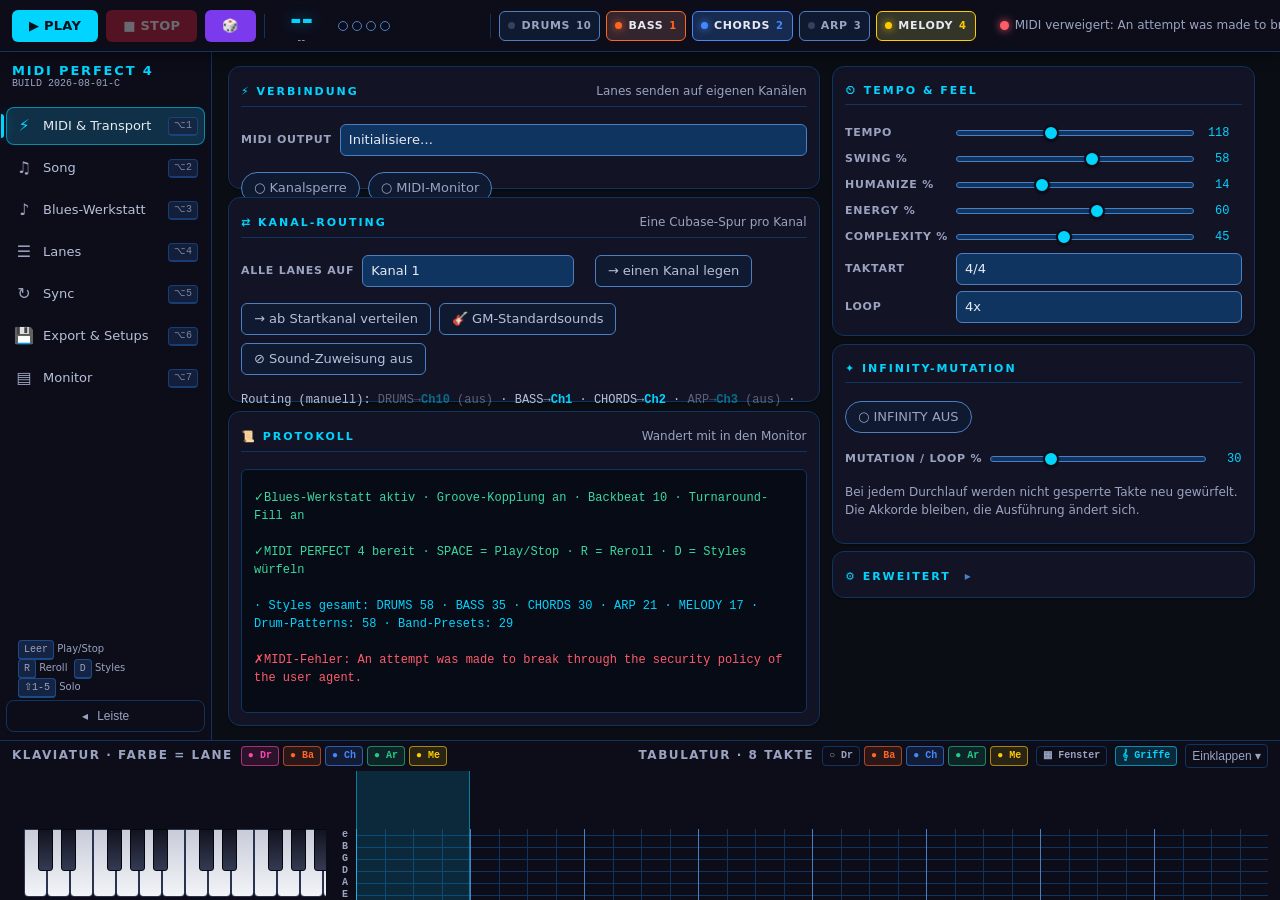
<file: index.html>
<!DOCTYPE html>
<html lang="en">
<head>
<meta charset="utf-8">
<title>MIDI PERFECT 4</title>
<meta name="viewport" content="width=device-width, initial-scale=1">
<meta name="description" content="Multi-lane MIDI generator in a single HTML file. Seven sections, tablature with chord shapes, Web MIDI, MIDI Clock and MMC sync with Cubase, SMF export.">
<link rel="canonical" href="https://gunthernuyken.github.io/midi-perfect-3/MIDI-PERFECT-4.html">
<meta http-equiv="refresh" content="0; url=MIDI-PERFECT-4.html">
<style>
body{margin:0;min-height:100vh;display:grid;place-items:center;background:#0a0e14;color:#e6ebf1;
     font:16px/1.6 -apple-system,BlinkMacSystemFont,"Segoe UI",Roboto,sans-serif;text-align:center;padding:24px}
a{color:#4fb0ff}
</style>
</head>
<body>
<div>
<h1>MIDI PERFECT 4</h1>
<p>Loading the application&hellip;</p>
<p>If nothing happens: <a href="MIDI-PERFECT-4.html">open MIDI-PERFECT-4.html</a></p>
<p style="color:#94a3b3;font-size:14px">Requires Chrome or Edge &mdash; Web MIDI is not implemented in Safari or Firefox.</p>
<p style="color:#94a3b3;font-size:14px"><a href="MIDI-PERFECT-3.html">Version 3 (frozen)</a> &middot; <a href="https://gunthernuyken.github.io/midi-perfect/MIDI-PERFECT-2.html">Version 2</a></p>
</div>
<script>location.replace('MIDI-PERFECT-4.html');</script>
</body>
</html>
</file>
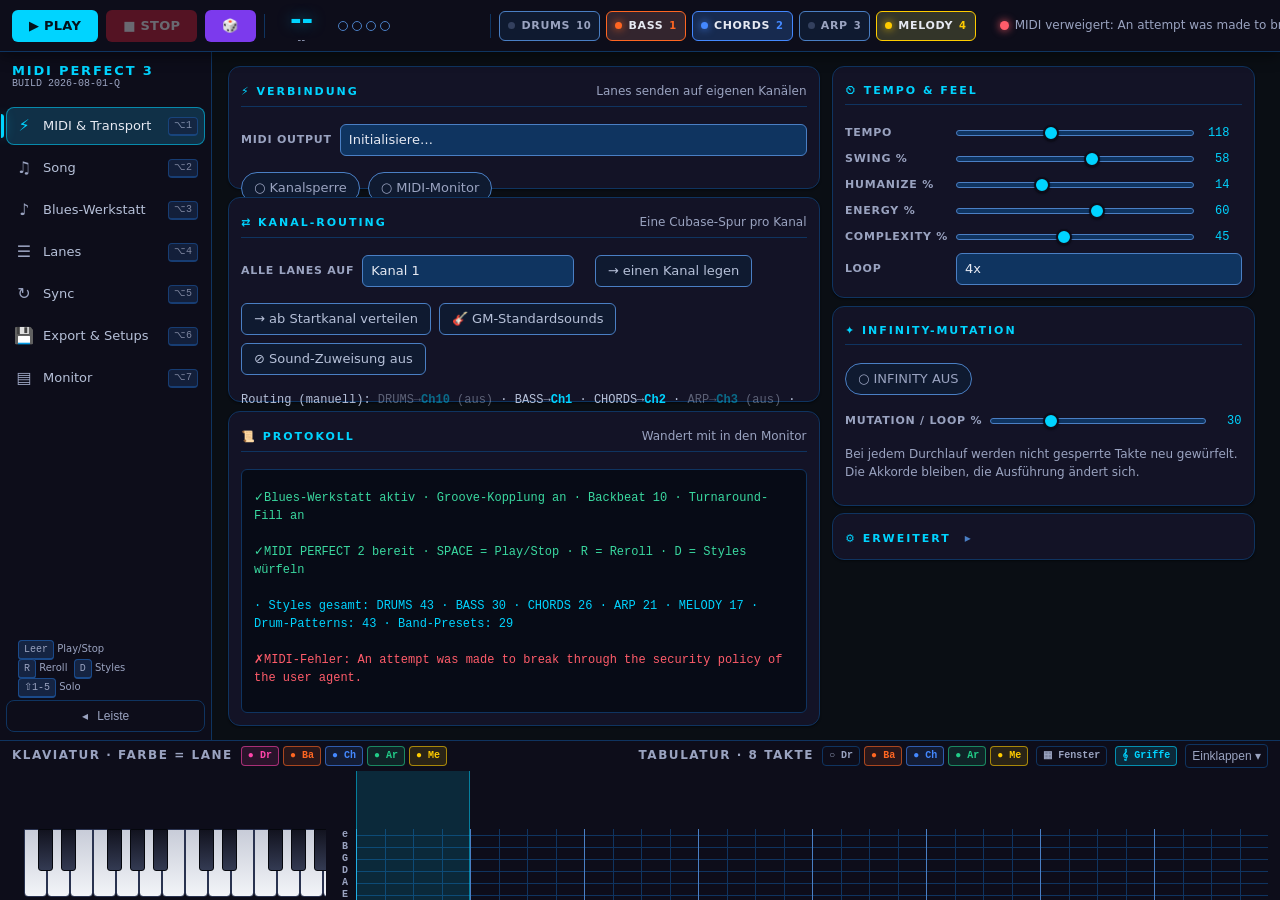
<file: MIDI-PERFECT-3.html>
<!DOCTYPE html>
<html lang="de"><head><meta charset="UTF-8">
<title>MIDI PERFECT 3</title>
<meta name="viewport" content="width=device-width, initial-scale=1">
<style>
/* ============================================================================
   MIDI PERFECT 3 — Visuelles System und Layout
   Ein einzelner Stylesheet-Block, gedacht zum Einfügen in <style> der
   Single-File-HTML. Keine Abhängigkeiten, keine externen Schriften.
   Zielbrowser: Chrome/Edge (Web MIDI). Moderne CSS-Features ohne Fallback.

   Aufbau
     01 Tokens
     02 Registrierte Eigenschaften
     03 Grundlagen und Reset
     04 App-Raster (Transport / Seitenleiste / Inhalt / Piano)
     05 Transportleiste
     06 Seitenleiste
     07 Inhaltsbereich, Karten, Formularraster
     08 Bedienelemente
     09 Lane-Karte
     10 Takt-Kacheln, Vorschläge, Quintenzirkel
     11 Log, MIDI-Monitor, Kanal-Belegung
     12 Piano-Dock
     13 Hilfsklassen
     14 Bewegung reduzieren
   ========================================================================== */

/* ============================================================================
   01 TOKENS
   Alle Werte, die mehr als einmal vorkommen, stehen hier. Nichts im Rest der
   Datei greift auf rohe Hex-Werte zu — Ausnahme: die Lane-Identitätsfarben
   werden zusätzlich pro Lane über --lane gesetzt.
   ========================================================================== */
:root {
  color-scheme: dark;

  /* --- Flächen -------------------------------------------------------------
     Vier Ebenen, absichtlich flach gehalten: je tiefer die Fläche liegt,
     desto dunkler. Der Inhaltsbereich ist die HELLSTE grosse Fläche nicht —
     die Karten sind es. Das lenkt den Blick auf die Bedienelemente. */
  --c-app:        #0a0e14;   /* Fensterfläche hinter dem Inhalt              */
  --c-rail:       #0d0d1a;   /* Transportleiste, Seitenleiste, Piano-Dock    */
  --c-panel:      #131326;   /* Karten                                       */
  --c-panel-2:    #0f1a30;   /* verschachtelte Blöcke, Lane-Karten           */
  --c-sunken:     #070b16;   /* Log, Monitor — tiefer als alles andere       */
  --c-field:      #0f3460;   /* Füllung von select/input                     */
  --c-field-hi:   #14417a;   /* Füllung im Hover                             */

  /* --- Rahmen --------------------------------------------------------------
     KORREKTUR gegenüber MIDI PERFECT 2: der Bestandsrahmen #1a4a8a erreicht
     gegen die Kartenfläche nur 2.08:1 und verfehlt damit WCAG 1.4.11 (3:1 für
     die Grenze eines Bedienelements). #1a4a8a bleibt als rein dekorative
     Trennlinie erhalten; jede Grenze, die ein Bedienelement identifiziert,
     nutzt --c-border-ctl (#4a7fc4 = 4.46:1 gegen Karte, 3.05:1 gegen die
     Feldfüllung). */
  --c-border:      #1a4a8a;  /* dekorativ, trennt ohne zu bedeuten           */
  --c-border-soft: #0f3460;  /* Kartenkante, Abschnittslinien                */
  --c-border-ctl:  #4a7fc4;  /* Grenze aller Bedienelemente — 3:1 geprüft    */
  --c-border-hi:   #6f9fdb;  /* Hover-Grenze                                 */

  /* --- Text ----------------------------------------------------------------
     KORREKTUR: die Bestandswerte #5a5a72 (1.87:1) und #6b7796 (3.95:1) sind
     unlesbar bzw. grenzwertig. Die Skala hat nur noch drei Stufen, die
     unterste liegt bei 4.98:1 auf der hellsten Fläche. */
  --c-text:        #e6e9f2;  /* 11.9:1 auf Karte                             */
  --c-text-dim:    #b6c0d8;  /* 9.4:1  — Zweitrangiges, Hilfetext            */
  --c-text-mute:   #9aa3c0;  /* 7.3:1 auf Karte, 4.98:1 auf Feldfüllung      */
  --c-text-on-accent: #04121b; /* Text auf gefüllten Akzentflächen           */
  --c-text-disabled: #6f7a94;

  /* --- Akzent und Semantik ------------------------------------------------- */
  --c-accent:      #00d4ff;  /* Cyan, Leitfarbe                              */
  --c-accent-dim:  #0e6fa8;  /* Cyan gedeckt, für Verläufe                   */
  --c-accent-wash: color-mix(in srgb, var(--c-accent) 14%, transparent);
  --c-violet:      #a855f7;  /* Sekundär-Akzent (Mutation, Reharmonisierung) */
  --c-violet-text: #c9a6ff;  /* 9.0:1 — Violett als Schriftfarbe             */
  --c-violet-solid:#7c3aed;  /* gefüllte Fläche, Weiss darauf 5.70:1         */
  --c-ok:          #3ad9a0;
  --c-ok-solid:    #16794f;  /* Weiss darauf 5.41:1                          */
  --c-warn:        #ffcc00;
  --c-err:         #ff5c6a;  /* KORREKTUR: #ff4455 als Schrift nur 5.41:1 —  */
                             /* als Schrift ok, aber #ff5c6a liest sich auf  */
                             /* der Feldfüllung noch mit 4.16:1              */
  --c-err-solid:   #c81e33;  /* Weiss darauf 5.69:1 (statt #ff4455 = 3.38:1) */

  /* --- Lane-Identität (FIX, trägt Bedeutung, nie ändern) ------------------- */
  --lane-drums:  #ff44aa;
  --lane-bass:   #ff6622;
  --lane-chords: #4488ff;
  --lane-arp:    #22cc88;
  --lane-melody: #ffcc00;

  /* --- Fokus ---------------------------------------------------------------
     Zweifarbiger Ring: innen ein dunkler Trennring, aussen Hellcyan. So bleibt
     der Ring sowohl auf der dunklen Karte als auch auf einer cyanfarbenen
     Knopffläche sichtbar. Fokus wird NIE nur über Farbe angezeigt. */
  --c-focus:      #8ee9ff;
  --c-focus-halo: #04121b;
  --focus-w:      2px;

  /* --- Abstände (4er-Skala, zwei Zwischenschritte für Dichte) -------------- */
  --sp-0:  2px;
  --sp-1:  4px;
  --sp-2:  6px;
  --sp-3:  8px;
  --sp-4: 12px;
  --sp-5: 16px;
  --sp-6: 20px;
  --sp-7: 24px;
  --sp-8: 32px;

  /* --- Radien -------------------------------------------------------------- */
  --r-1: 4px;
  --r-2: 6px;
  --r-3: 8px;
  --r-4: 12px;
  --r-pill: 999px;

  /* --- Schrift -------------------------------------------------------------
     Systemstapel, keine Webfonts. Zahlen überall tabellarisch, damit der
     Takt-Zähler und die Reglerwerte nicht springen. */
  --ff: system-ui, "Segoe UI", -apple-system, Roboto, Arial, sans-serif;
  --ff-mono: ui-monospace, "Cascadia Mono", Menlo, Consolas, monospace;

  --fs-micro: 0.625rem;   /* 10px — nur Zahlen und <kbd>, nie Fliesstext     */
  --fs-tiny:  0.6875rem;  /* 11px — Feld-Etiketten in Grossbuchstaben        */
  --fs-sm:    0.75rem;    /* 12px — Hilfetext, Log                          */
  --fs-md:    0.8125rem;  /* 13px — Standard für Bedienelemente             */
  --fs-base:  0.875rem;   /* 14px — Fliesstext                              */
  --fs-lg:    1rem;
  --fs-xl:    1.25rem;
  --fs-ctr:   1.75rem;    /* Takt-Zähler                                    */

  --lh-tight: 1.2;
  --lh-base:  1.5;

  /* --- Schatten ------------------------------------------------------------
     Kein Leuchten als Standard. Das Bestandsdesign legte auf jede Karte einen
     cyanfarbenen Glow — bei sieben Bereichen erzeugt das Unruhe. Glow bleibt
     dem aktiven Zustand und dem Transport vorbehalten. */
  --sh-1: 0 1px 2px rgb(0 0 0 / .45);
  --sh-2: 0 4px 14px rgb(0 0 0 / .45);
  --sh-3: 0 12px 34px rgb(0 0 0 / .6);
  --glow-accent: 0 0 12px color-mix(in srgb, var(--c-accent) 45%, transparent);
  --glow-lane:   0 0 10px color-mix(in srgb, var(--lane, var(--c-accent)) 55%, transparent);

  /* --- Bewegung ------------------------------------------------------------ */
  --t-fast: 90ms;
  --t-base: 150ms;
  --t-slow: 240ms;
  --ease: cubic-bezier(.4, 0, .2, 1);

  /* --- Layout-Masse --------------------------------------------------------
     Höhenbudget bei 1440x900 (Vollbild):
       900 - 52 (Transport) - 104 (Piano) = 744px für den Inhalt,
       abzüglich 2x14px Polsterung = 716px netto.
     Im Fenstermodus (~790px Viewport) bleiben 606px; das Piano lässt sich
     dann auf 30px einklappen und man ist wieder bei 680px. */
  --h-transport:   52px;
  --w-rail:       200px;
  --w-rail-min:    56px;
  --h-piano:      116px;
  --h-piano-min:   30px;
  --pad-content:   14px;

  --h-ctl:      32px;   /* Mindest-Klickziel, gilt für ALLE Bedienelemente   */
  --h-ctl-lg:   38px;   /* Transport-Hauptknöpfe                            */
  --thumb:      18px;   /* Reglergriff, Vorgabe war mindestens 16px         */
  --track:       6px;

  /* Breite der Etikettenspalte im Formularraster. Englische Beschriftungen
     sind rund 20% länger — statt eines festen Wertes deckelt fit-content()
     die Spalte, sodass lange Etiketten umbrechen statt das Raster zu sprengen. */
  --label-max: 9.5rem;
}

/* Englisch: mehr Deckel für die Etikettenspalte, gleiche Rasterstruktur.
   Wird über <html lang="en"> oder [data-lang="en"] geschaltet. */
:root:lang(en),
:root[data-lang="en"] { --label-max: 11.5rem; }

/* Dichtemodus als Design-Token höherer Ordnung. Container-Stilabfragen weiter
   unten reagieren darauf, ohne dass Markup-Klassen nötig sind. */
:root { --density: kompakt; }

/* ============================================================================
   02 REGISTRIERTE EIGENSCHAFTEN
   --lane und --fill müssen typisiert sein, damit sie animierbar bzw. in
   Verläufen interpolierbar sind.
   ========================================================================== */
@property --lane {
  syntax: "<color>"; inherits: true; initial-value: #00d4ff;
}
@property --fill {
  syntax: "<percentage>"; inherits: false; initial-value: 0%;
}

/* ============================================================================
   03 GRUNDLAGEN
   ========================================================================== */
*, *::before, *::after { box-sizing: border-box; }

/* interpolate-size erlaubt Übergänge auf height:auto — genutzt vom Piano-Dock
   und von einklappbaren Karten. */
html { interpolate-size: allow-keywords; }

html, body { block-size: 100%; }

body {
  margin: 0;
  background: var(--c-app);
  color: var(--c-text);
  font-family: var(--ff);
  font-size: var(--fs-base);
  line-height: var(--lh-base);
  font-variant-numeric: tabular-nums;
  accent-color: var(--c-accent);
  overflow: clip;              /* Die Seite selbst scrollt nie. */
  -webkit-font-smoothing: antialiased;
}

/* Bündigere Etiketten ohne Zeilenkasten-Überhang; spart in dichten Rastern
   pro Zeile rund 2px. Nur wo unterstützt. */
@supports (text-box: trim-both cap alphabetic) {
  .lbl, .card-title, .rail-item, .chip, .btn { text-box: trim-both cap alphabetic; }
}

::selection { background: color-mix(in srgb, var(--c-accent) 35%, transparent); }

/* Rollbalken sind Teil des Themas, nicht des Betriebssystems. */
* {
  scrollbar-width: thin;
  scrollbar-color: var(--c-border-ctl) transparent;
}

kbd {
  font-family: var(--ff-mono);
  font-size: var(--fs-micro);
  line-height: 1;
  padding: 3px 5px;
  border-radius: var(--r-1);
  background: #152442;
  border: 1px solid var(--c-border);
  border-block-end-width: 2px;
  color: var(--c-text-mute);   /* 6.14:1 */
  white-space: nowrap;
}

/* --- Fokus, global -------------------------------------------------------
   :focus-visible statt :focus, damit Mausklicks keinen Ring hinterlassen.
   Der Ring ist eine Kontur PLUS ein dunkler Innenring — er trägt für sich
   allein, unabhängig von Farbwahrnehmung. */
:where(a, button, select, input, textarea, summary, [tabindex]):focus-visible,
.chip:focus-visible,
.rail-item:focus-visible {
  outline: var(--focus-w) solid var(--c-focus);
  outline-offset: 2px;
  box-shadow: 0 0 0 2px var(--c-focus-halo);
  z-index: 3;                  /* Ring niemals von Nachbarn überdeckt. */
}
/* Tastaturfokus im Inhalt darf nicht am Rand kleben. */
.content { scroll-padding: var(--sp-6); }

/* ============================================================================
   04 APP-RASTER
   Zwei Spalten, drei Zeilen. Transport und Piano spannen über beide Spalten,
   damit Transport und Klaviatur unabhängig vom Bereich stehen bleiben.

     +----------------------------------------------+  52px
     |               transport                      |
     +--------+-------------------------------------+
     | rail   |            content                  |  1fr
     |        |                                     |
     +--------+-------------------------------------+
     |               piano                          |  104px
     +----------------------------------------------+
   ========================================================================== */
.app {
  display: grid;
  block-size: 100dvb;
  grid-template-columns: var(--w-rail) minmax(0, 1fr);
  grid-template-rows: var(--h-transport) minmax(0, 1fr) auto;
  grid-template-areas:
    "transport transport"
    "rail      content"
    "piano     piano";
  transition: grid-template-columns var(--t-slow) var(--ease);
}
/* Seitenleiste eingeklappt: nur noch Symbole. :has() spart eine Klasse am
   Wurzelelement — der Zustand lebt am Schalter, wo er hingehört. */
.app:has(.rail-toggle[aria-expanded="false"]) { --w-rail: var(--w-rail-min); }

.transport { grid-area: transport; }
.rail      { grid-area: rail; }
.content   { grid-area: content; }
.piano-dock{ grid-area: piano; }

/* ============================================================================
   05 TRANSPORTLEISTE
   Steht immer. Enthält nur, was beim Spielen im Blick bleiben muss:
   Play/Stop/Reroll, Takt-Zähler, vier Beat-Punkte, fünf Lane-Kürzel,
   Sprachumschalter. Alles Weitere gehört in den Inhalt.
   ========================================================================== */
.transport {
  display: flex;
  align-items: center;
  gap: var(--sp-3);
  padding-inline: var(--sp-4);
  background: var(--c-rail);
  border-block-end: 1px solid var(--c-border-soft);
  box-shadow: var(--sh-2);
  position: relative;
  z-index: 40;
}
/* Läuft die Wiedergabe, bekommt die Leiste eine cyanfarbene Oberkante —
   peripher wahrnehmbar, ohne dass man hinsehen muss. */
.transport::after {
  content: "";
  position: absolute; inset-inline: 0; inset-block-start: 0;
  block-size: 2px;
  background: var(--c-accent);
  box-shadow: var(--glow-accent);
  opacity: 0;
  transition: opacity var(--t-base) var(--ease);
}
.app[data-playing="true"] .transport::after { opacity: 1; }

.transport-sep {
  inline-size: 1px; block-size: 24px;
  background: var(--c-border-soft);
  flex: none;
}
.transport-spacer { flex: 1 1 auto; min-inline-size: var(--sp-3); }

/* --- Takt-Zähler ---------------------------------------------------------- */
.counter {
  display: grid;
  justify-items: center;
  align-content: center;
  min-inline-size: 6.5ch;          /* ch statt px: hält bei "128.4" die Breite */
  padding-inline: var(--sp-2);
  line-height: 1;
}
.counter-bar {
  font-size: var(--fs-ctr);
  font-weight: 700;
  color: var(--c-accent);
  letter-spacing: .02em;
  text-shadow: 0 0 14px color-mix(in srgb, var(--c-accent) 50%, transparent);
}
.counter-sub {
  font-size: var(--fs-micro);
  color: var(--c-text-mute);
  letter-spacing: .08em;
  text-transform: uppercase;
}

/* --- Beat-Punkte ---------------------------------------------------------- */
.beats { display: flex; gap: var(--sp-2); flex: none; }
.beat {
  inline-size: 12px; block-size: 12px;
  border-radius: 50%;
  background: transparent;
  border: 2px solid var(--c-border-ctl);   /* 4.7:1 gegen die Leiste */
  transition: background var(--t-fast) linear, box-shadow var(--t-fast) linear;
}
.beat.is-on {
  background: var(--c-accent);
  border-color: var(--c-accent);
  box-shadow: var(--glow-accent);
}
/* Die Eins ist grösser — die Taktgrenze erkennt man so aus dem Augenwinkel. */
.beat:first-child { inline-size: 14px; block-size: 14px; }

/* --- Lane-Kürzel ---------------------------------------------------------- */
.transport-lanes { display: flex; gap: var(--sp-1); flex: none; }
.lane-key {
  --lane: var(--c-accent);
  display: inline-flex; align-items: center; gap: var(--sp-1);
  block-size: var(--h-ctl);
  padding-inline: var(--sp-3);
  border-radius: var(--r-2);
  background: var(--c-panel-2);
  border: 1px solid var(--c-border-ctl);
  color: var(--c-text-dim);
  font: 600 var(--fs-tiny)/1 var(--ff);
  letter-spacing: .08em;
  cursor: pointer;
  transition: border-color var(--t-base) var(--ease),
              color var(--t-base) var(--ease),
              background var(--t-base) var(--ease);
}
.lane-key::before {                       /* Zustandspunkt */
  content: "";
  inline-size: 8px; block-size: 8px; border-radius: 50%;
  background: var(--c-border-ctl);
  transition: background var(--t-base) var(--ease), box-shadow var(--t-base) var(--ease);
}
.lane-key:hover { border-color: var(--lane); color: var(--c-text); }
.lane-key[aria-pressed="true"] {
  background: color-mix(in srgb, var(--lane) 16%, var(--c-panel-2));
  border-color: var(--lane);
  color: var(--c-text);
}
.lane-key[aria-pressed="true"]::before {
  background: var(--lane);
  box-shadow: var(--glow-lane);
}
.lane-key kbd { margin-inline-start: var(--sp-1); }

/* --- Sprachumschalter ----------------------------------------------------- */
.lang-toggle {
  display: inline-flex; align-items: center;
  block-size: var(--h-ctl);
  padding-inline: var(--sp-3);
  border-radius: var(--r-2);
  background: transparent;
  border: 1px solid var(--c-border-ctl);
  color: var(--c-text-dim);
  font: 600 var(--fs-tiny)/1 var(--ff);
  letter-spacing: .1em;
  cursor: pointer;
}
.lang-toggle b { color: var(--c-accent); font-weight: 700; }
.lang-toggle:hover { border-color: var(--c-border-hi); color: var(--c-text); }

/* ============================================================================
   06 SEITENLEISTE
   Sieben Bereiche, feste Reihenfolge, Ziffer 1-7 als Kürzel. Der aktive
   Eintrag wird über DREI Merkmale markiert: Farbe, Füllung und eine
   Randmarke — nicht über Farbe allein.
   ========================================================================== */
.rail {
  display: flex;
  flex-direction: column;
  gap: var(--sp-1);
  padding: var(--sp-3) var(--sp-2);
  background: var(--c-rail);
  border-inline-end: 1px solid var(--c-border-soft);
  overflow: clip;
  container-type: inline-size;
  z-index: 30;
}
.rail-brand {
  display: flex; align-items: center; gap: var(--sp-2);
  padding: var(--sp-1) var(--sp-2) var(--sp-4);
  color: var(--c-accent);
  font: 700 var(--fs-md)/1 var(--ff);
  letter-spacing: .14em;
  white-space: nowrap;
}
.rail-brand small {
  display: block;
  font: 400 var(--fs-micro)/1.4 var(--ff-mono);
  letter-spacing: 0;
  color: var(--c-text-mute);
}

.rail-item {
  display: grid;
  grid-template-columns: 22px minmax(0, 1fr) auto;
  align-items: center;
  gap: var(--sp-3);
  min-block-size: 38px;
  padding-inline: var(--sp-2);
  border: 1px solid transparent;
  border-radius: var(--r-3);
  background: none;
  color: var(--c-text-dim);
  font: 500 var(--fs-md)/1.15 var(--ff);
  text-align: start;
  cursor: pointer;
  position: relative;
  transition: background var(--t-base) var(--ease),
              color var(--t-base) var(--ease),
              border-color var(--t-base) var(--ease);
}
.rail-item .ico {
  font-size: var(--fs-lg);
  line-height: 1;
  text-align: center;
  color: var(--c-text-mute);
  transition: color var(--t-base) var(--ease);
}
.rail-item .label { overflow: hidden; text-overflow: ellipsis; white-space: nowrap; }
.rail-item kbd { opacity: .8; }

.rail-item:hover {
  background: color-mix(in srgb, var(--c-accent) 8%, transparent);
  color: var(--c-text);
  border-color: var(--c-border-soft);
}
.rail-item:hover .ico { color: var(--c-text-dim); }

.rail-item[aria-current="page"] {
  background: color-mix(in srgb, var(--c-accent) 15%, var(--c-panel));
  border-color: color-mix(in srgb, var(--c-accent) 55%, transparent);
  color: var(--c-text);
  font-weight: 600;
}
.rail-item[aria-current="page"] .ico { color: var(--c-accent); }
/* Randmarke: zweites, farbunabhängiges Merkmal des aktiven Zustands. */
.rail-item[aria-current="page"]::before {
  content: "";
  position: absolute;
  inset-block: 6px;
  inset-inline-start: calc(var(--sp-2) * -1);
  inline-size: 3px;
  border-radius: 0 var(--r-1) var(--r-1) 0;
  background: var(--c-accent);
  box-shadow: var(--glow-accent);
}

/* Der Bereich mit ungespeicherten/aktiven Sonderzuständen bekommt einen Punkt
   (z.B. Infinity läuft, Clock sendet). Attribut statt Klasse. */
.rail-item[data-flag]::after {
  content: "";
  inline-size: 6px; block-size: 6px; border-radius: 50%;
  background: var(--c-violet);
  justify-self: end;
}
.rail-item[data-flag="ok"]::after   { background: var(--c-ok); }
.rail-item[data-flag="warn"]::after { background: var(--c-warn); }
.rail-item[data-flag="err"]::after  { background: var(--c-err); }

.rail-spacer { flex: 1 1 auto; }

.rail-toggle {
  display: flex; align-items: center; justify-content: center; gap: var(--sp-2);
  min-block-size: var(--h-ctl);
  border: 1px solid var(--c-border-soft);
  border-radius: var(--r-3);
  background: none;
  color: var(--c-text-mute);
  font-size: var(--fs-sm);
  cursor: pointer;
}
.rail-toggle:hover { color: var(--c-text); border-color: var(--c-border-ctl); }

/* Eingeklappt: Container-Abfrage statt Klassenkaskade. Unter 96px Breite
   verschwinden Beschriftung und Kürzel, das Symbol zentriert sich. */
@container (inline-size < 96px) {
  .rail-item { grid-template-columns: 1fr; justify-items: center; padding-inline: 0; }
  .rail-item .label, .rail-item kbd { display: none; }
  .rail-brand { justify-content: center; }
  .rail-brand span, .rail-brand small { display: none; }
  .rail-toggle .label { display: none; }
}

/* Beschriftung als angeheftete Sprechblase, wenn die Leiste eingeklappt ist.
   Anchor Positioning erspart die Berechnung in JS. */
/* anchor-scope begrenzt den Namen auf den jeweiligen Eintrag — ohne das
   würden alle Sprechblasen am letzten Eintrag hängen. */
.rail-item { anchor-name: --rail-anchor; anchor-scope: --rail-anchor; }
.rail-item .tip {
  position: fixed;
  position-anchor: --rail-anchor;
  position-area: inline-end center;
  margin-inline-start: var(--sp-2);
  padding: var(--sp-1) var(--sp-3);
  border-radius: var(--r-2);
  background: var(--c-panel);
  border: 1px solid var(--c-border-ctl);
  box-shadow: var(--sh-3);
  color: var(--c-text);
  font-size: var(--fs-sm);
  white-space: nowrap;
  opacity: 0; pointer-events: none;
  transition: opacity var(--t-fast) var(--ease);
}
@container (inline-size < 96px) {
  .rail-item:hover .tip, .rail-item:focus-visible .tip { opacity: 1; }
}

/* ============================================================================
   07 INHALTSBEREICH, KARTEN, FORMULARRASTER
   Genau ein Bereich ist sichtbar. Der Inhalt scrollt nur im Notfall — die
   Bereichslayouts sind so gerechnet, dass sie in 716px Höhe passen.
   ========================================================================== */
.content {
  padding: var(--pad-content) var(--sp-5);
  overflow: hidden auto;
  scrollbar-gutter: stable;
  overscroll-behavior: contain;
  background: var(--c-app);
  position: relative;
}
/* Bereiche werden über [hidden] geschaltet, nicht über display-Klassen —
   dann greifen auch Suchfunktion und Fokusreihenfolge korrekt. */
.view[hidden] { display: none; }
.view {
  display: grid;
  gap: var(--sp-4);
  align-content: start;
  min-block-size: 100%;
  animation: view-in var(--t-slow) var(--ease);
}
@keyframes view-in { from { opacity: 0; translate: 0 6px; } }

/* Bereichslayouts. Spaltenzahlen sind auf 1212px netto Inhaltsbreite
   gerechnet — Begründung steht in SPEC.md. */
.view--midi   { grid-template-columns: 7fr 5fr; }
/* Song: erste Spalte fest für den Quintenzirkel, dahinter zwei gleiche
   Spalten. Akkordzeile und Takt-Kacheln spannen mit .card--full über alle
   drei — sonst passt der Bereich bei 32 Takten nicht in 716px. */
.view--song   { grid-template-columns: 300px repeat(2, minmax(0, 1fr)); }
.view--blues  { grid-template-columns: repeat(3, minmax(0, 1fr)); }
.view--lanes  { grid-template-columns: minmax(0, 1fr); gap: var(--sp-3); }
.view--sync   { grid-template-columns: repeat(3, minmax(0, 1fr)); }
.view--export { grid-template-columns: repeat(2, minmax(0, 1fr)); }
/* Monitor: Kopfzeile fest, darunter zwei gleich hohe Protokollflächen, die
   den Rest ausfüllen. minmax(0,1fr) ist Pflicht, sonst wachsen sie über den
   Container hinaus. */
.view--monitor {
  grid-template-columns: repeat(2, minmax(0, 1fr));
  grid-template-rows: auto minmax(0, 1fr);
  block-size: 100%;
}

/* --- Karte ---------------------------------------------------------------- */
.card {
  display: flex;
  flex-direction: column;
  gap: var(--sp-3);
  min-inline-size: 0;
  min-block-size: 0;
  padding: var(--sp-3) var(--sp-4) var(--sp-4);
  background: var(--c-panel);
  border: 1px solid var(--c-border-soft);
  border-radius: var(--r-4);
  box-shadow: var(--sh-1);
  container: card / inline-size;
}
/* Spalte aus mehreren Karten innerhalb eines Bereichs. Direktes Kind von
   .view, damit die Rasterspalten des Bereichs erhalten bleiben. */
.col {
  display: grid;
  gap: var(--sp-4);
  align-content: start;
  min-inline-size: 0;
  min-block-size: 0;
}
.col--fill { grid-template-rows: auto auto minmax(0, 1fr); align-content: stretch; }

.card--flush { padding: 0; overflow: clip; }
.card--fill  { min-block-size: 0; }          /* füllt die Rasterzeile        */
.card--span2 { grid-column: span 2; }
.card--span3 { grid-column: span 3; }
.card--full  { grid-column: 1 / -1; }

.card-title {
  display: flex; align-items: baseline; gap: var(--sp-3);
  padding-block-end: var(--sp-2);
  border-block-end: 1px solid var(--c-border-soft);
  color: var(--c-accent);
  font: 700 var(--fs-tiny)/1.3 var(--ff);
  letter-spacing: .18em;
  text-transform: uppercase;
}
.card-title .hint {
  margin-inline-start: auto;
  color: var(--c-text-mute);
  font: 400 var(--fs-sm)/1.3 var(--ff);
  letter-spacing: 0;
  text-transform: none;
  text-align: end;
}
/* Einklappbare Karte über <details>. Der Pfeil ist ein Unicode-Zeichen, kein
   Emoji und kein Bild. */
details.card > summary { list-style: none; cursor: pointer; }
details.card > summary::-webkit-details-marker { display: none; }
details.card > summary .card-title::after {
  content: "\25BE"; margin-inline-start: var(--sp-2);
  color: var(--c-border-ctl); font-size: var(--fs-sm);
}
details.card:not([open]) > summary .card-title { border-block-end: none; padding-block-end: 0; }
details.card:not([open]) > summary .card-title::after { content: "\25B8"; }

/* Abschnittsüberschrift innerhalb einer Karte — leichter als ein Kartentitel. */
.section-head {
  display: flex; align-items: center; gap: var(--sp-2);
  margin-block-start: var(--sp-1);
  color: var(--c-text-dim);
  font: 600 var(--fs-tiny)/1.3 var(--ff);
  letter-spacing: .12em;
  text-transform: uppercase;
}
.section-head::after {
  content: ""; flex: 1 1 auto; block-size: 1px;
  background: var(--c-border-soft);
}

/* --- Formularraster -------------------------------------------------------
   Etikett und Bedienelement stehen NEBENEINANDER, nicht übereinander. Das
   spart pro Paar rund 17px Höhe — bei 14 Paaren eine ganze Kartenhöhe.
   Die Etikettenspalte ist inhaltsabhängig, aber gedeckelt: lange englische
   Beschriftungen brechen um, statt das Raster zu verschieben.               */
.form {
  display: grid;
  grid-template-columns: repeat(var(--cols, 1),
                          fit-content(var(--label-max)) minmax(0, 1fr));
  align-items: center;
  column-gap: var(--sp-3);
  row-gap: var(--sp-2);
}
.form--2 { --cols: 2; }
.form--3 { --cols: 3; }
.form--4 { --cols: 4; }
/* Spaltenabstand zwischen Paaren grösser als zwischen Etikett und Element,
   damit die Zuordnung eindeutig bleibt. */
.form--2, .form--3, .form--4 { column-gap: var(--sp-3); }
/* Jedes zweite Kind ist ein Bedienelement. Alle ausser dem letzten bekommen
   einen zusätzlichen Rechtsabstand — so ist der Abstand ZWISCHEN zwei Paaren
   grösser als der zwischen Etikett und Element und die Zuordnung bleibt
   eindeutig, ohne dass ein Wrapper-Element nötig wäre. */
.form--2 > *:nth-child(2n):not(:last-child),
.form--3 > *:nth-child(2n):not(:last-child),
.form--4 > *:nth-child(2n):not(:last-child) { margin-inline-end: var(--sp-4); }

.lbl {
  color: var(--c-text-mute);
  font: 600 var(--fs-tiny)/1.25 var(--ff);
  letter-spacing: .07em;
  text-transform: uppercase;
  text-wrap: balance;
  justify-self: start;
}
.lbl[data-required]::after { content: "\00A0*"; color: var(--c-warn); }

/* Ein Paar, das über die volle Rasterbreite geht (z.B. die Akkordzeile). */
.form > .span-all { grid-column: 2 / -1; }
.form > .row-all  { grid-column: 1 / -1; }

/* Stapelvariante für Fälle, in denen das Etikett zwingend über dem Element
   stehen muss (sehr breite Felder, Textbereiche). */
.field {
  display: grid; gap: var(--sp-1); min-inline-size: 0;
}
.field > .lbl { justify-self: start; }

/* Zeile aus gleichrangigen Elementen ohne Etiketten (Knopfgruppen). */
.row {
  display: flex; flex-wrap: wrap; align-items: center;
  gap: var(--sp-2);
}
.row--end { justify-content: flex-end; }
.row--tight { gap: var(--sp-1); }

/* Hilfetext. Immer --c-text-mute oder heller, nie kleiner als 12px. */
.hint {
  color: var(--c-text-mute);
  font-size: var(--fs-sm);
  line-height: 1.45;
  text-wrap: pretty;
}
.hint b { color: var(--c-text-dim); font-weight: 600; }
.hint--warn { color: var(--c-warn); }
.hint--ok   { color: var(--c-ok); }
.hint--err  { color: var(--c-err); }

/* Karte reagiert auf ihre eigene Breite: wird sie schmal (z.B. Seitenleiste
   aufgeklappt plus dreispaltiger Bereich), fällt das Formular auf eine
   Spalte zurück, statt Etiketten zu quetschen. */
@container card (inline-size < 340px) {
  .form--2, .form--3, .form--4 { --cols: 1; }
}
@container card (inline-size < 240px) {
  .form { grid-template-columns: minmax(0, 1fr); }
  .form > .lbl { grid-column: 1; }
}

/* ============================================================================
   08 BEDIENELEMENTE
   ========================================================================== */

/* --- select / input ------------------------------------------------------- */
select,
input[type="text"],
input[type="number"],
input[type="search"] {
  min-block-size: var(--h-ctl);
  inline-size: 100%;
  min-inline-size: 0;
  padding-inline: var(--sp-3);
  padding-block: 0;
  border: 1px solid var(--c-border-ctl);
  border-radius: var(--r-2);
  background: var(--c-field);
  color: var(--c-text);
  font: 400 var(--fs-md)/1 var(--ff);
  transition: border-color var(--t-base) var(--ease),
              background var(--t-base) var(--ease);
}
select {
  appearance: none;
  padding-inline-end: calc(var(--sp-3) + 14px);
  cursor: pointer;
  /* Unicode-Pfeil als Hintergrundzeichnung, kein Bild, kein Emoji. */
  background-image: linear-gradient(45deg, transparent 50%, var(--c-text-dim) 50%),
                    linear-gradient(135deg, var(--c-text-dim) 50%, transparent 50%);
  background-position: right 14px center, right 9px center;
  background-size: 5px 5px, 5px 5px;
  background-repeat: no-repeat;
}
select:hover,
input[type="text"]:hover,
input[type="number"]:hover { background-color: var(--c-field-hi); border-color: var(--c-border-hi); }
select:focus-visible,
input:focus-visible { border-color: var(--c-accent); }

input[type="text"], input[type="number"] { cursor: text; }
input::placeholder { color: var(--c-text-mute); opacity: 1; }

/* Zahlenfelder: schmal, rechtsbündig, ohne Spinner-Sprünge im Layout. */
input[type="number"] { text-align: end; }
.num-sm { inline-size: 5.5ch; }
.num-md { inline-size: 8ch; }

/* Monospace-Eingabe für die Akkordzeile — Zeichenbreite = Taktraster. */
.input-mono {
  font-family: var(--ff-mono);
  font-size: var(--fs-base);
  letter-spacing: .06em;
  min-block-size: var(--h-ctl-lg);
}

/* Ungültige Eingabe erst NACH Interaktion melden. */
input:user-invalid { border-color: var(--c-err); }
.form:has(input:user-invalid) .error-note { display: block; }
.error-note { display: none; color: var(--c-err); font-size: var(--fs-sm); }

:disabled,
[aria-disabled="true"] {
  opacity: .45;
  cursor: not-allowed;
  filter: saturate(.5);
}
select:disabled, input:disabled { background: var(--c-panel-2); color: var(--c-text-disabled); }

/* --- Regler ---------------------------------------------------------------
   Vollständig eigengezeichnet, weil accent-color weder Bahnhöhe noch
   Griffgrösse steuert. Der gefüllte Anteil kommt aus --fill; JS setzt
   el.style.setProperty('--fill', pct + '%') im input-Ereignis.            */
.slider {
  display: grid;
  grid-template-columns: minmax(0, 1fr) auto;
  align-items: center;
  gap: var(--sp-2);
  min-inline-size: 0;
}
input[type="range"] {
  appearance: none;
  inline-size: 100%;
  min-inline-size: 60px;
  block-size: var(--h-ctl);      /* Klickziel bleibt 32px hoch, sichtbare  */
  background: transparent;        /* Bahn ist schlanker.                    */
  cursor: pointer;
  margin: 0;
}
input[type="range"]::-webkit-slider-runnable-track {
  block-size: var(--track);
  border-radius: var(--r-pill);
  border: 1px solid var(--c-border-ctl);   /* 3:1-Grenze der Bahn */
  background:
    linear-gradient(90deg,
      var(--c-accent) 0 var(--fill),
      color-mix(in srgb, var(--c-border-ctl) 40%, var(--c-sunken)) var(--fill) 100%);
}
input[type="range"]::-webkit-slider-thumb {
  appearance: none;
  inline-size: var(--thumb); block-size: var(--thumb);
  margin-block-start: calc((var(--track) - var(--thumb)) / 2 - 1px);
  border-radius: 50%;
  background: linear-gradient(180deg, #ffffff 0%, var(--c-accent) 55%, var(--c-accent-dim) 100%);
  border: 1px solid var(--c-focus-halo);
  box-shadow: var(--sh-1);
  transition: scale var(--t-fast) var(--ease), box-shadow var(--t-fast) var(--ease);
}
input[type="range"]:hover::-webkit-slider-thumb { scale: 1.12; box-shadow: var(--glow-accent); }
input[type="range"]:active::-webkit-slider-thumb { scale: 1.2; }
input[type="range"]:disabled::-webkit-slider-thumb { background: var(--c-text-disabled); }

/* Regler in Lane-Farbe: --lane wird auf der Lane-Karte gesetzt und vererbt. */
.lane-card input[type="range"]::-webkit-slider-runnable-track {
  background:
    linear-gradient(90deg,
      var(--lane) 0 var(--fill),
      color-mix(in srgb, var(--c-border-ctl) 40%, var(--c-sunken)) var(--fill) 100%);
}
.lane-card input[type="range"]::-webkit-slider-thumb {
  background: linear-gradient(180deg, #ffffff 0%, var(--lane) 60%,
              color-mix(in srgb, var(--lane) 60%, #000) 100%);
}

/* Wertanzeige neben dem Regler. Feste Zeichenbreite, damit nichts springt. */
.slider-val {
  min-inline-size: 4ch;
  text-align: end;
  color: var(--c-accent);
  font: 600 var(--fs-md)/1 var(--ff-mono);
}
.lane-card .slider-val { color: var(--lane); }
.slider-val small { color: var(--c-text-mute); font-weight: 400; }

/* --- Schalter-Chip (an/aus) -----------------------------------------------
   Zustand über Füllung + Rahmen + führendes Unicode-Zeichen. Die Anwendung
   tauscht ● / ○ selbst aus; CSS verlässt sich nicht darauf.               */
.chip {
  display: inline-flex; align-items: center; gap: var(--sp-2);
  min-block-size: var(--h-ctl);
  padding-inline: var(--sp-3);
  border: 1px solid var(--c-border-ctl);
  border-radius: var(--r-pill);
  background: var(--c-panel-2);
  color: var(--c-text-dim);
  font: 500 var(--fs-md)/1 var(--ff);
  white-space: nowrap;
  cursor: pointer;
  user-select: none;
  transition: background var(--t-base) var(--ease),
              border-color var(--t-base) var(--ease),
              color var(--t-base) var(--ease);
}
.chip:hover { border-color: var(--c-border-hi); color: var(--c-text); }
.chip[aria-pressed="true"] {
  background: color-mix(in srgb, var(--c-accent) 18%, var(--c-panel-2));
  border-color: var(--c-accent);
  color: var(--c-accent);
}
.chip[aria-pressed="true"]:hover { background: color-mix(in srgb, var(--c-accent) 26%, var(--c-panel-2)); }

/* Semantische Chip-Varianten. */
.chip--lock[aria-pressed="true"] {
  background: color-mix(in srgb, var(--c-warn) 16%, var(--c-panel-2));
  border-color: var(--c-warn); color: var(--c-warn);
}
.chip--inf[aria-pressed="true"] {
  background: color-mix(in srgb, var(--c-violet) 20%, var(--c-panel-2));
  border-color: var(--c-violet); color: var(--c-violet-text);
}
.chip--lane[aria-pressed="true"] {
  background: color-mix(in srgb, var(--lane) 18%, var(--c-panel-2));
  border-color: var(--lane); color: var(--lane);
}
.chip--sm { min-block-size: var(--h-ctl); padding-inline: var(--sp-2); font-size: var(--fs-sm); }

/* --- Knöpfe ---------------------------------------------------------------
   Vier Rollen: primär (Cyan), sekundär (Umriss), gefährlich (Rot), Sonder
   (Violett/Grün). Alle gefüllten Flächen tragen kontrastgeprüfte Schrift:
   auf Cyan dunkel, auf Rot/Violett/Grün weiss.                            */
.btn {
  display: inline-flex; align-items: center; justify-content: center; gap: var(--sp-2);
  min-block-size: var(--h-ctl);
  padding-inline: var(--sp-4);
  border: 1px solid transparent;
  border-radius: var(--r-3);
  font: 600 var(--fs-md)/1 var(--ff);
  letter-spacing: .04em;
  white-space: nowrap;
  cursor: pointer;
  transition: background var(--t-base) var(--ease),
              border-color var(--t-base) var(--ease),
              box-shadow var(--t-base) var(--ease),
              translate var(--t-fast) var(--ease);
}
.btn:active:not(:disabled) { translate: 0 1px; }

.btn--primary {
  background: linear-gradient(160deg, var(--c-accent), var(--c-accent-dim));
  color: var(--c-text-on-accent);            /* 10.7:1 */
  box-shadow: var(--sh-1);
}
.btn--primary:hover:not(:disabled) { box-shadow: var(--sh-1), var(--glow-accent); }

.btn--secondary {
  background: var(--c-panel-2);
  border-color: var(--c-border-ctl);
  color: var(--c-text);
}
.btn--secondary:hover:not(:disabled) {
  background: color-mix(in srgb, var(--c-accent) 10%, var(--c-panel-2));
  border-color: var(--c-border-hi);
}

.btn--danger {
  background: var(--c-err-solid);             /* Weiss darauf 5.69:1 */
  color: #ffffff;
}
.btn--danger:hover:not(:disabled) { background: color-mix(in srgb, var(--c-err-solid) 80%, #fff); }

.btn--violet { background: var(--c-violet-solid); color: #ffffff; }   /* 5.70:1 */
.btn--violet:hover:not(:disabled) { background: color-mix(in srgb, var(--c-violet-solid) 82%, #fff); }

.btn--ok { background: var(--c-ok-solid); color: #ffffff; }           /* 5.41:1 */
.btn--ok:hover:not(:disabled) { background: color-mix(in srgb, var(--c-ok-solid) 80%, #fff); }

.btn--ghost {
  background: none; border-color: var(--c-border-soft); color: var(--c-text-dim);
}
.btn--ghost:hover:not(:disabled) { color: var(--c-text); border-color: var(--c-border-ctl); }

.btn--lg { min-block-size: var(--h-ctl-lg); padding-inline: var(--sp-5); font-size: var(--fs-base); }
.btn--icon { padding-inline: 0; inline-size: var(--h-ctl); }
.btn--icon.btn--lg { inline-size: var(--h-ctl-lg); }

/* --- Segment-Umschalter ---------------------------------------------------
   Für sich gegenseitig ausschliessende Werte (Bars/Chord, Loop, Transport-
   befehl). Ersetzt Selects mit drei bis vier Optionen — ein Klick statt zwei.
   Markup: <div class="segment" role="radiogroup"> mit <button role="radio">. */
.segment {
  display: inline-flex;
  padding: 2px;
  border: 1px solid var(--c-border-ctl);
  border-radius: var(--r-3);
  background: var(--c-panel-2);
  min-block-size: var(--h-ctl);
}
.segment > button {
  appearance: none;
  min-block-size: calc(var(--h-ctl) - 6px);
  padding-inline: var(--sp-3);
  border: none;
  border-radius: var(--r-2);
  background: none;
  color: var(--c-text-dim);
  font: 500 var(--fs-md)/1 var(--ff);
  cursor: pointer;
  transition: background var(--t-base) var(--ease), color var(--t-base) var(--ease);
}
.segment > button:hover { color: var(--c-text); background: color-mix(in srgb, var(--c-accent) 10%, transparent); }
.segment > button[aria-checked="true"] {
  background: color-mix(in srgb, var(--c-accent) 22%, var(--c-panel));
  color: var(--c-accent);
  box-shadow: inset 0 0 0 1px var(--c-accent);
}

/* --- Statuszeile ---------------------------------------------------------- */
.status {
  display: inline-flex; align-items: center; gap: var(--sp-2);
  color: var(--c-text-dim);
  font-size: var(--fs-md);
}
.dot {
  inline-size: 9px; block-size: 9px; border-radius: 50%;
  background: var(--c-text-disabled);
  flex: none;
}
.dot--ok   { background: var(--c-ok);   box-shadow: 0 0 8px var(--c-ok); }
.dot--warn { background: var(--c-warn); box-shadow: 0 0 8px var(--c-warn); }
.dot--err  { background: var(--c-err);  box-shadow: 0 0 8px var(--c-err); }
/* Der Punkt allein reicht nicht — daneben steht immer Text. Fällt der Text
   weg, blendet CSS ein Zeichen ein. */
.status:not(:has(.status-text))::after { content: "\2014"; color: var(--c-text-mute); }

/* ============================================================================
   09 LANE-KARTE
   Eine Zeile pro Lane. Kopf mit Identitätsfarbe und Schaltern, darunter ein
   12-Spalten-Raster für die Bedienelemente. Kein Etikett über dem Element,
   sondern darüber in Kleinschrift — hier ist die Spaltenzahl wichtiger als
   die Zeilenhöhe, weil neun bis zwölf Elemente nebeneinander müssen.
   ========================================================================== */
.lane-card {
  --lane: var(--c-accent);
  display: grid;
  gap: var(--sp-2);
  padding: var(--sp-2) var(--sp-3) var(--sp-3);
  border: 1px solid var(--c-border-soft);
  border-inline-start: 4px solid var(--lane);
  border-radius: var(--r-3);
  background: var(--c-panel-2);
  transition: opacity var(--t-base) var(--ease), filter var(--t-base) var(--ease);
  container: lane / inline-size;
}
.lane-card[data-lane="drums"]  { --lane: var(--lane-drums); }
.lane-card[data-lane="bass"]   { --lane: var(--lane-bass); }
.lane-card[data-lane="chords"] { --lane: var(--lane-chords); }
.lane-card[data-lane="arp"]    { --lane: var(--lane-arp); }
.lane-card[data-lane="melody"] { --lane: var(--lane-melody); }

/* Ausgeschaltete Lane: deutlich zurückgenommen, aber lesbar.
   Der Zustand wird über VIER Mittel gleichzeitig gezeigt — dunklere Fläche,
   entsättigte Farben, graue statt farbiger Kante, grauer Lane-Name — statt
   über eine einzige starke Deckkraftabsenkung. Grund: bei opacity .55 fällt
   der Etikettentext auf 3.2:1 und verfehlt WCAG AA. Bei .8 bleibt der
   schwächste Text bei 5.1:1 und der Zustand ist trotzdem eindeutig. */
.lane-card:has(.lane-power[aria-pressed="false"]) {
  opacity: .8;
  filter: saturate(.3);
  background: #0c1424;
  border-inline-start-color: var(--c-border-ctl);
  box-shadow: none;
}
.lane-card:has(.lane-power[aria-pressed="false"]) .lane-name { color: var(--c-text-dim); }
/* Der Ein/Aus-Schalter selbst bleibt voll gesättigt und lesbar. */
.lane-card:has(.lane-power[aria-pressed="false"]) .lane-power { filter: none; }

/* Solo blendet die anderen zurück, ohne sie auszuschalten. Graustufe statt
   Entsättigung — dadurch klar von "aus" unterscheidbar. */
.view--lanes:has(.lane-solo[aria-pressed="true"]) .lane-card:not(:has(.lane-solo[aria-pressed="true"])) {
  filter: grayscale(1);
  opacity: .82;
}

.lane-head {
  display: flex; align-items: center; gap: var(--sp-2);
  min-block-size: var(--h-ctl);
}
.lane-name {
  color: var(--lane);
  font: 700 var(--fs-md)/1 var(--ff);
  letter-spacing: .16em;
  min-inline-size: 6.5ch;
}
.lane-ch {
  color: var(--c-text-mute);
  font: 500 var(--fs-sm)/1 var(--ff-mono);
  margin-inline-start: auto;
}

/* 12 Spalten. Style spannt 3, Sound 2, alles andere 1. Bei 1188px nutzbarer
   Breite ergibt das 91px pro Spur — genug für einen Regler mit Wertanzeige. */
.lane-controls {
  display: grid;
  grid-template-columns: repeat(12, minmax(0, 1fr));
  column-gap: var(--sp-2);
  row-gap: var(--sp-2);
  align-items: end;
}
.lane-controls > .field { gap: 2px; }
.lane-controls > .field > .lbl { font-size: var(--fs-micro); letter-spacing: .05em; }
.span-2 { grid-column: span 2; }
.span-3 { grid-column: span 3; }
.span-4 { grid-column: span 4; }

/* Wird die Lane schmal (Seitenleiste offen + schmaler Bildschirm), fallen
   die Spuren zusammen statt zu überlaufen. */
@container lane (inline-size < 900px) {
  .lane-controls { grid-template-columns: repeat(6, minmax(0, 1fr)); }
}
@container lane (inline-size < 520px) {
  .lane-controls { grid-template-columns: repeat(3, minmax(0, 1fr)); }
}

/* ============================================================================
   10 TAKT-KACHELN, VORSCHLÄGE, QUINTENZIRKEL
   ========================================================================== */
.bars {
  display: grid;
  grid-template-columns: repeat(auto-fill, minmax(74px, 1fr));
  gap: var(--sp-2);
}
.bar-cell {
  position: relative;
  min-block-size: 46px;
  padding: var(--sp-1) var(--sp-2);
  border: 1px solid var(--c-border-ctl);
  border-radius: var(--r-2);
  background: var(--c-field);
  color: var(--c-text);
  text-align: center;
  cursor: pointer;
  transition: background var(--t-base) var(--ease), border-color var(--t-base) var(--ease);
}
.bar-cell .n {
  display: block;
  font: 500 var(--fs-micro)/1.2 var(--ff-mono);
  color: var(--c-text-mute);           /* 4.98:1 auf der Feldfüllung */
}
.bar-cell .name { display: block; font: 700 var(--fs-base)/1.2 var(--ff); }
.bar-cell .fn   { display: block; font: 700 var(--fs-micro)/1.2 var(--ff); color: var(--c-violet-text); }
.bar-cell:hover { border-color: var(--c-border-hi); background: var(--c-field-hi); }
.bar-cell[aria-current="true"] {
  border-color: var(--c-accent);
  background: color-mix(in srgb, var(--c-accent) 20%, var(--c-field));
  box-shadow: var(--glow-accent);
}
.bar-cell[aria-current="true"] .name { color: var(--c-accent); }
/* Gesperrter Takt: gelbe Kante plus Schlosszeichen oben rechts. */
.bar-cell[data-locked]::after {
  content: "\1F512";
  position: absolute; inset-block-start: -7px; inset-inline-end: -4px;
  font-size: var(--fs-micro);
}
.bar-cell[data-locked] {
  border-color: var(--c-warn);
  background: color-mix(in srgb, var(--c-warn) 12%, var(--c-field));
}

/* Vorschlagskacheln (nächster Akkord, Stufen). */
.suggest { display: flex; flex-wrap: wrap; gap: var(--sp-2); }
.sug {
  min-block-size: var(--h-ctl);
  min-inline-size: 62px;
  padding: var(--sp-1) var(--sp-3);
  border: 1px solid var(--c-border-ctl);
  border-radius: var(--r-2);
  background: var(--c-field);
  color: var(--c-text);
  text-align: center;
  cursor: pointer;
  transition: border-color var(--t-base) var(--ease), background var(--t-base) var(--ease);
}
.sug .deg  { display: block; font: 700 var(--fs-micro)/1.2 var(--ff); color: var(--c-violet-text); }
.sug .name { display: block; font: 600 var(--fs-md)/1.2 var(--ff); }
.sug:hover { border-color: var(--c-violet); background: color-mix(in srgb, var(--c-violet) 14%, var(--c-field)); }
/* Chromatischer Vorschlag: andere Farbe UND kursive Stufenbezeichnung. */
.sug[data-chromatic] .deg { color: var(--lane-bass); font-style: italic; }
.sug[data-chromatic]:hover { border-color: var(--lane-bass); }

/* Quintenzirkel: SVG bleibt quadratisch und schrumpft mit der Karte. */
.circle-of-fifths {
  inline-size: 100%;
  max-inline-size: 300px;
  aspect-ratio: 1;
  margin-inline: auto;
}
.circle-of-fifths .node { cursor: pointer; transition: opacity var(--t-fast) var(--ease); }
.circle-of-fifths .node:hover { opacity: .72; }
.circle-of-fifths .node:focus-visible { outline: var(--focus-w) solid var(--c-focus); }

/* Leitereigene Akkorde als kleine Marken. */
.key-chip {
  display: inline-block;
  padding: 2px var(--sp-2);
  margin: 2px 3px 2px 0;
  border: 1px solid var(--c-border-ctl);
  border-radius: var(--r-1);
  background: var(--c-field);
  color: var(--c-text-dim);
  font-size: var(--fs-sm);
}
.key-chip[data-tonic] { border-color: var(--c-accent); color: var(--c-accent); }

/* ============================================================================
   11 LOG, MIDI-MONITOR, KANAL-BELEGUNG
   ========================================================================== */
.log {
  min-block-size: 0;
  flex: 1 1 auto;
  overflow: auto;
  overscroll-behavior: contain;
  padding: var(--sp-2) var(--sp-3);
  border: 1px solid var(--c-border-soft);
  border-radius: var(--r-2);
  background: var(--c-sunken);
  font: 400 var(--fs-sm)/1.55 var(--ff-mono);
  color: var(--c-text-dim);          /* KORREKTUR: war #5a5a72 = 2.94:1 */
  scrollbar-gutter: stable;
}
.log > * { display: block; }
/* Semantik im Protokoll: Farbe UND ein vorangestelltes Zeichen, damit die
   Kategorie auch ohne Farbwahrnehmung erkennbar ist. */
.log .i::before  { content: "· ";  }
.log .ok::before { content: "\2713 "; }
.log .w::before  { content: "\26A0 "; }
.log .e::before  { content: "\2717 "; }
.log .m::before  { content: "\2726 "; }
.log .i  { color: var(--c-accent); }        /* 11.1:1 */
.log .ok { color: var(--c-ok); }            /* 10.9:1 */
.log .w  { color: var(--c-warn); }          /* 13.0:1 */
.log .e  { color: var(--c-err); }           /*  6.5:1 */
.log .m  { color: var(--c-violet-text); }   /*  9.0:1 */
.log .p  { color: var(--lane-bass); }       /*  8.3:1 */

/* MIDI-Monitor ist ein Log mit anderer Semantik — im Markup .log .monitor. */
.monitor { font-size: var(--fs-micro); line-height: 1.45; }
.monitor .blk::before { content: "BLOCK "; }
.monitor .snd::before { content: "SEND  "; }
.monitor .blk { color: var(--c-err); }
.monitor .snd { color: var(--c-ok); }

/* Kanal-Belegung: 16 Zellen. */
.channels {
  display: grid;
  grid-template-columns: repeat(16, minmax(0, 1fr));
  gap: var(--sp-1);
}
.ch-cell {
  min-block-size: 38px;
  padding: var(--sp-1) 0;
  border: 1px solid var(--c-border-soft);
  border-radius: var(--r-1);
  background: var(--c-panel-2);
  color: var(--c-text-mute);          /* KORREKTUR: war #6b7796 = 3.95:1 */
  font: 500 var(--fs-sm)/1.2 var(--ff-mono);
  text-align: center;
  transition: background var(--t-fast) linear, color var(--t-fast) linear;
}
.ch-cell .cnt { display: block; font-size: var(--fs-micro); opacity: .8; }
/* Belegter Kanal trägt die Lane-Farbe als Füllung und Kante. */
.ch-cell[data-lane] {
  background: color-mix(in srgb, var(--lane) 20%, var(--c-panel-2));
  border-color: var(--lane);
  color: var(--c-text);
}
.ch-cell[data-lane="drums"]  { --lane: var(--lane-drums); }
.ch-cell[data-lane="bass"]   { --lane: var(--lane-bass); }
.ch-cell[data-lane="chords"] { --lane: var(--lane-chords); }
.ch-cell[data-lane="arp"]    { --lane: var(--lane-arp); }
.ch-cell[data-lane="melody"] { --lane: var(--lane-melody); }
/* Aktivität: kurzes Aufleuchten, nur einmal, ohne Dauerschleife. */
.ch-cell[data-active] { background: color-mix(in srgb, var(--lane) 45%, var(--c-panel-2)); }

/* Routing-Zeile in Monospace, damit Kanalnummern untereinander stehen. */
.routing {
  font: 400 var(--fs-sm)/1.5 var(--ff-mono);
  color: var(--c-text-mute);
}
.routing b { color: var(--c-accent); font-weight: 600; }

/* ============================================================================
   12 PIANO-DOCK
   Bleibt in allen sieben Bereichen sichtbar. Einklappbar auf eine 30px-Leiste.
   ========================================================================== */
.piano-dock {
  display: grid;
  grid-template-rows: var(--h-piano-min) minmax(0, 1fr);
  block-size: var(--h-piano);
  background: var(--c-rail);
  border-block-start: 1px solid var(--c-border-soft);
  overflow: clip;
  transition: block-size var(--t-slow) var(--ease);
  z-index: 20;
}
.app:has(.piano-toggle[aria-expanded="false"]) .piano-dock { block-size: var(--h-piano-min); }

.piano-bar {
  display: flex; align-items: center; gap: var(--sp-3);
  padding-inline: var(--sp-4);
  color: var(--c-text-mute);
  font: 600 var(--fs-tiny)/1 var(--ff);
  letter-spacing: .14em;
  text-transform: uppercase;
}
.piano-toggle {
  margin-inline-start: auto;
  min-block-size: 24px; padding-inline: var(--sp-2);
  border: 1px solid var(--c-border-soft);
  border-radius: var(--r-1);
  background: none;
  color: var(--c-text-mute);
  font-size: var(--fs-sm);
  cursor: pointer;
}
.piano-toggle:hover { color: var(--c-text); border-color: var(--c-border-ctl); }
.piano-toggle[aria-expanded="false"]::after { content: " \25B4"; }
.piano-toggle[aria-expanded="true"]::after  { content: " \25BE"; }

.piano {
  position: relative;
  block-size: 74px;
  margin-inline: var(--sp-4);
  overflow-x: auto;
  overflow-y: clip;
  scrollbar-width: none;
}
.key-w, .key-b { position: absolute; inset-block-start: 0; }
.key-w {
  inline-size: 22px; block-size: 72px;
  background: linear-gradient(180deg, #cfd3de, #ffffff);
  border: 1px solid #2a3350;
  border-radius: 0 0 3px 3px;
  z-index: 1;
}
.key-b {
  inline-size: 14px; block-size: 45px;
  background: linear-gradient(180deg, #12141f, #333c55);
  border: 1px solid #000;
  border-radius: 0 0 3px 3px;
  z-index: 2;
}
/* Klingende Note: Lane-Farbe. Zusätzlich ein farbiger Streifen am unteren
   Rand der Taste, damit auch bei Farbschwäche eine Bewegung sichtbar ist. */
.key-w[data-lane], .key-b[data-lane] {
  background: var(--lane);
  box-shadow: 0 0 14px color-mix(in srgb, var(--lane) 70%, transparent);
}
.key-w[data-lane="drums"],  .key-b[data-lane="drums"]  { --lane: var(--lane-drums); }
.key-w[data-lane="bass"],   .key-b[data-lane="bass"]   { --lane: var(--lane-bass); }
.key-w[data-lane="chords"], .key-b[data-lane="chords"] { --lane: var(--lane-chords); }
.key-w[data-lane="arp"],    .key-b[data-lane="arp"]    { --lane: var(--lane-arp); }
.key-w[data-lane="melody"], .key-b[data-lane="melody"] { --lane: var(--lane-melody); }

/* ============================================================================
   13 HILFSKLASSEN
   ========================================================================== */
.mono   { font-family: var(--ff-mono); }
.dim    { color: var(--c-text-mute); }
.grow   { flex: 1 1 auto; min-inline-size: 0; }
.nowrap { white-space: nowrap; }
.stack  { display: grid; gap: var(--sp-2); align-content: start; }
.stack--tight { gap: var(--sp-1); }
.fill   { min-block-size: 0; flex: 1 1 auto; }
.sr-only {
  position: absolute; inline-size: 1px; block-size: 1px;
  margin: -1px; padding: 0; overflow: hidden;
  clip-path: inset(50%); white-space: nowrap; border: 0;
}

/* Scroll-Schatten am oberen Rand des Inhalts: zeigt an, dass oben noch etwas
   liegt. Scroll-gesteuerte Animation, sparsam eingesetzt — genau eine. */
.content::before {
  content: "";
  position: sticky;
  inset-block-start: 0;
  display: block;
  block-size: 10px;
  margin-block-end: -10px;
  background: linear-gradient(var(--c-app), transparent);
  opacity: 0;
  z-index: 5;
  animation: scroll-shadow linear both;
  animation-timeline: scroll(nearest block);
  animation-range: 0 40px;
}
@keyframes scroll-shadow { to { opacity: 1; } }

/* ============================================================================
   14 BEWEGUNG REDUZIEREN
   Alles Dekorative aus; funktionale Rückmeldung (Beat-Punkte, Zustands-
   wechsel) bleibt, weil sie Information trägt — nur ohne Übergang.
   ========================================================================== */
@media (prefers-reduced-motion: reduce) {
  *, *::before, *::after {
    animation-duration: 1ms !important;
    animation-iteration-count: 1 !important;
    transition-duration: 1ms !important;
    scroll-behavior: auto !important;
  }
  .view { animation: none; }
  .content::before { animation: none; opacity: 0; }
  input[type="range"]:hover::-webkit-slider-thumb,
  input[type="range"]:active::-webkit-slider-thumb { scale: 1; }
}

/* Hoher Kontrast angefordert: Rahmen aller Bedienelemente verstärken. */
@media (prefers-contrast: more) {
  :root {
    --c-border-soft: #3a6ea8;
    --c-border-ctl:  #7fb0e8;
    --c-text-mute:   #c2cbe0;
  }
}

/* ============================================================
   TABULATUR-DOCK — Klaviatur | Tabulatur, je mit Lane-Filtern
   Die Bundzahl steht AUF der Saitenlinie; eine belegte Zelle
   blendet ihre Linie aus (wie im ASCII-Tab: --3--).
   ============================================================ */
.dock-body{
  display:grid;
  grid-template-columns:clamp(280px,25%,1150px) minmax(0,1fr);
  gap:var(--sp-5);
  margin-inline:var(--sp-4);
  min-block-size:0;
}
.vis-chips{display:inline-flex;gap:4px;letter-spacing:normal;text-transform:none;}
.vis-chip{
  min-block-size:20px;padding-inline:6px;
  border:1px solid color-mix(in srgb,var(--lane) 60%,transparent);
  border-radius:var(--r-1);
  background:color-mix(in srgb,var(--lane) 12%,transparent);
  color:var(--lane);
  font:600 var(--fs-micro)/1 var(--ff-mono);
  cursor:pointer;
}
.vis-chip::before{content:"\25CF\00a0";}
.vis-chip[aria-pressed="false"]{
  background:none;color:var(--c-text-mute);
  border-color:var(--c-border-soft);
}
.vis-chip[aria-pressed="false"]::before{content:"\25CB\00a0";}
.vis-chip:hover{border-color:var(--lane);}
.tab{
  display:grid;
  grid-template-columns:14px repeat(64,minmax(0,1fr));
  position:relative;
  grid-template-rows:14px repeat(6,1fr);
  block-size:86px;
  font:600 10px/1 var(--ff-mono);
}
.tab .ts{
  color:var(--c-text-mute);
  display:flex;align-items:center;
}
.tab .tc{
  position:relative;
  color:var(--lane,var(--c-text));
  background:linear-gradient(var(--c-border-soft),var(--c-border-soft)) 0 50%/100% 1px no-repeat;
}
.tab .tc.tbeat{
  background:
    linear-gradient(var(--c-border-soft),var(--c-border-soft)) 0 0/1px 100% no-repeat,
    linear-gradient(var(--c-border-soft),var(--c-border-soft)) 0 50%/100% 1px no-repeat;
}
.tab .tc.tbar{
  background:
    linear-gradient(var(--c-border-ctl),var(--c-border-ctl)) 0 0/1px 100% no-repeat,
    linear-gradient(var(--c-border-soft),var(--c-border-soft)) 0 50%/100% 1px no-repeat;
}
.tab-cur{
  position:absolute;inset-block:0;
  inline-size:calc((100% - 14px)/8);
  inset-inline-start:calc(14px + (100% - 14px)*var(--bar,0)/8);
  background:color-mix(in srgb,var(--c-accent) 14%,transparent);
  border-inline:1px solid color-mix(in srgb,var(--c-accent) 50%,transparent);
  pointer-events:none;
  transition:inset-inline-start var(--t-fast,.12s) linear;
}
.tab-play{
  position:absolute;inset-block:0;inline-size:2px;
  inset-inline-start:calc(14px + (100% - 14px)*var(--pos,0)/8);
  background:var(--c-accent);
  box-shadow:0 0 6px var(--c-accent);
  opacity:0;pointer-events:none;
}
.tab .tc b{
  position:absolute;
  inset-inline-start:var(--fx,50%);inset-block-start:50%;
  transform:translate(-50%,-50%);
  background:var(--c-rail);padding-inline:2px;font-weight:600;
}
.vis-mode{
  min-block-size:20px;padding-inline:6px;
  border:1px solid var(--c-border-soft);
  border-radius:var(--r-1);
  background:none;color:var(--c-text-mute);
  font:600 var(--fs-micro)/1 var(--ff-mono);
  letter-spacing:normal;text-transform:none;
  cursor:pointer;
}
.vis-mode:hover{color:var(--c-text);border-color:var(--c-border-ctl);}
.vis-mode[aria-pressed="true"]{color:var(--c-accent);border-color:color-mix(in srgb,var(--c-accent) 60%,transparent);background:var(--c-accent-wash);}

/* Setup-Lade-Menue an der Transportleiste */
.su-menu{
  position:fixed;z-index:100;
  display:flex;flex-direction:column;gap:2px;
  padding:6px;min-inline-size:200px;max-block-size:60vh;overflow:auto;
  background:#131326;
  border:1px solid var(--c-border-ctl);
  border-radius:var(--r-1);
  box-shadow:0 8px 24px rgba(0,0,0,.55);
}
.su-menu button{
  min-block-size:28px;padding-inline:10px;text-align:start;
  background:none;border:1px solid transparent;border-radius:var(--r-1);
  color:var(--c-text);font:500 var(--fs-sm)/1 var(--ff);cursor:pointer;
}
.su-menu button:hover{background:var(--c-accent-wash);border-color:var(--c-border-ctl);}
.su-menu .su-empty{color:var(--c-text-mute);font:500 var(--fs-sm)/1.4 var(--ff);padding:6px;}

/* Akkordzeile ueber der Tabulatur + Griffbild-Popup */
.tab .tch{
  position:relative;
  font:700 10px/14px var(--ff-mono);
  color:var(--c-accent);
  white-space:nowrap;overflow:visible;
}
.tab .tch.has{cursor:pointer;}
.tab .tch.has:hover{color:#8ee9ff;text-decoration:underline;}
.chord-pop{
  position:fixed;z-index:120;
  display:flex;gap:10px;align-items:flex-start;
  padding:10px;
  background:#131326;
  border:1px solid var(--c-border-ctl);
  border-radius:var(--r-1);
  box-shadow:0 10px 28px rgba(0,0,0,.6);
}
.chord-pop .cp-head{
  position:absolute;inset-block-start:-1px;inset-inline-start:-1px;
  padding:2px 8px;
  background:var(--c-accent);color:#04121b;
  font:700 var(--fs-micro)/1.6 var(--ff-mono);
  border-radius:var(--r-1) 0 var(--r-1) 0;
}
.chord-pop figure{margin:14px 0 0;display:flex;flex-direction:column;align-items:center;gap:2px;}
.chord-pop figcaption{font:600 var(--fs-micro)/1 var(--ff);color:var(--c-text-mute);}

/* Songbook-Modus: Griffbilder permanent ueber der Tabulatur ---------------
   Wie im gedruckten Notenblatt: Mini-Diagramm mit Namen an jedem
   Akkordwechsel. Zustand lebt am Schalter (#diaTgl), CSS reagiert per
   :has() - keine Spiegelklasse noetig. */
.app:has(#diaTgl[aria-pressed="true"]) .piano-dock{block-size:160px;}
.app:has(#diaTgl[aria-pressed="true"]) .tab{
  grid-template-rows:58px repeat(6,1fr);
  block-size:130px;
}
.app:has(#diaTgl[aria-pressed="true"]) .tab .tch{
  display:flex;flex-direction:column;align-items:flex-start;justify-content:flex-end;
  line-height:12px;
}
.tab .tch svg{display:block;}
.dock-body{align-items:end;}
.piano-wrap{margin-block-end:2px;}

/* ============================================================
   KOMPATIBILITÄTSSCHICHT

   Die Engine aus MIDI PERFECT 2 wird unverändert übernommen. Sie erzeugt
   Markup mit ihren eigenen Klassennamen (.lane, .cb, .sug, .deg, .rh, .chcell,
   .kw/.kb …). Statt diese Baufunktionen anzufassen — jede davon ist erprobt
   und hängt an der Timing- und MIDI-Schicht — werden die alten Klassennamen
   hier auf die neuen Design-Tokens gelegt.

   Ergebnis: ein einziges visuelles System, ohne eine Zeile Generator-Code
   anzufassen. Wer später einen Baustein umbaut, tauscht die Klasse und
   löscht hier die entsprechende Regel.
   ============================================================ */

/* --- Grundelemente, die die Engine erwartet ---------------------------- */
label{font-size:var(--fs-tiny);color:var(--c-text-mute);letter-spacing:.06em;
  text-transform:uppercase;font-weight:600;line-height:1.25}
select,input[type=text],input[type=number]{
  background:var(--c-field);color:var(--c-text);border:1px solid var(--c-border-ctl);
  border-radius:var(--r-2);padding:0 var(--sp-3);block-size:32px;font-size:var(--fs-md);
  font-family:inherit;outline:none;cursor:pointer;min-inline-size:0;
  transition:border-color var(--t-base) var(--ease),background-color var(--t-base) var(--ease)}
select{padding-inline-end:var(--sp-5)}
input[type=text],input[type=number]{cursor:text;font-variant-numeric:tabular-nums}
select:hover,input[type=text]:hover,input[type=number]:hover{border-color:var(--c-border-hi);background:var(--c-field-hi)}
/* Fokusring kommt ausschliesslich aus mp3.css - zwei Ringe mit
   unterschiedlichem Abstand lassen ihn beim Durchtabben springen. */
select:disabled,input:disabled{opacity:.45;cursor:not-allowed}
optgroup{background:var(--c-panel);color:var(--c-text-mute);font-style:normal;font-weight:700}
option{background:var(--c-field);color:var(--c-text)}

input[type=range]{-webkit-appearance:none;appearance:none;background:transparent;
  inline-size:100%;min-inline-size:70px;block-size:20px;cursor:pointer;padding:0}
input[type=range]::-webkit-slider-runnable-track{
  block-size:6px;border-radius:var(--r-pill);
  background:linear-gradient(to right,var(--c-accent) var(--fill,50%),var(--c-field) var(--fill,50%));
  border:1px solid var(--c-border-ctl)}
input[type=range]::-webkit-slider-thumb{-webkit-appearance:none;appearance:none;
  inline-size:16px;block-size:16px;margin-block-start:-6px;border-radius:50%;
  background:var(--c-accent);border:2px solid var(--c-rail);box-shadow:var(--sh-1)}
input[type=range]:hover::-webkit-slider-thumb{box-shadow:var(--glow-accent)}

/* --- Zeilen und Felder aus dem Bestand --------------------------------- */
.row{display:flex;gap:var(--sp-3);flex-wrap:wrap;align-items:flex-end}
.row+.row{margin-block-start:var(--sp-3)}
.field{display:flex;flex-direction:column;gap:var(--sp-1);min-inline-size:0}
.field>select,.field>input{inline-size:100%}
.sl{display:flex;gap:var(--sp-2);align-items:center;min-inline-size:120px}
.vd{font-size:var(--fs-sm);color:var(--c-accent);text-align:right;min-inline-size:30px;
  font-variant-numeric:tabular-nums;font-family:var(--ff-mono)}
.mini,.hint2{font-size:var(--fs-sm);color:var(--c-text-mute);line-height:var(--lh-base)}
.hint2{margin-block-start:var(--sp-2)}
.hint2 b,.mini b{color:var(--c-text-dim)}
.err{color:var(--c-err);font-size:var(--fs-sm);margin-block-start:var(--sp-2);display:none}
code{font-family:var(--ff-mono);color:var(--c-accent);font-size:.95em}

/* --- Knöpfe ------------------------------------------------------------ */
.btn{padding:0 var(--sp-5);block-size:32px;border-radius:var(--r-2);border:1px solid transparent;
  cursor:pointer;font-size:var(--fs-md);font-weight:600;letter-spacing:.02em;font-family:inherit;
  display:inline-flex;align-items:center;justify-content:center;gap:var(--sp-2);white-space:nowrap;
  transition:filter var(--t-base) var(--ease),box-shadow var(--t-base) var(--ease)}
.btn:hover{filter:brightness(1.12)}
.btn:active{filter:brightness(.94)}
.bpl{background:var(--c-accent);color:var(--c-text-on-accent)}
.bst{background:var(--c-err-solid);color:#fff}
.bdice{background:var(--c-violet-solid);color:#fff}
.bexp{background:var(--c-ok-solid);color:#fff}
.btn:disabled{opacity:.38;cursor:not-allowed;filter:none}
/* Sekundärknopf: der Bestand nennt ihn .rh */
.rh{background:var(--c-panel-2);border:1px solid var(--c-border-ctl);border-radius:var(--r-2);
  padding:0 var(--sp-4);block-size:32px;cursor:pointer;font-size:var(--fs-md);color:var(--c-text-dim);
  font-family:inherit;display:inline-flex;align-items:center;gap:var(--sp-2);white-space:nowrap;
  transition:border-color var(--t-base) var(--ease),color var(--t-base) var(--ease),background-color var(--t-base) var(--ease)}
.rh:hover{border-color:var(--c-violet);color:var(--c-violet-text);
  background:color-mix(in srgb,var(--c-violet) 12%,var(--c-panel-2))}
.rh.undo:hover{border-color:var(--c-err);color:var(--c-err);
  background:color-mix(in srgb,var(--c-err) 12%,var(--c-panel-2))}
.rh.on{background:color-mix(in srgb,var(--c-accent) 16%,var(--c-panel-2));
  border-color:var(--c-accent);color:var(--c-accent)}
.rh.on:hover{border-color:var(--c-accent);color:var(--c-accent)}

/* --- Schalter: .chip und .tgl ------------------------------------------ */
.chip,.tgl{padding:0 var(--sp-4);block-size:32px;border-radius:var(--r-pill);
  border:1px solid var(--c-border-ctl);background:var(--c-panel-2);color:var(--c-text-mute);
  font-size:var(--fs-md);font-family:inherit;cursor:pointer;user-select:none;
  display:inline-flex;align-items:center;gap:var(--sp-2);white-space:nowrap;
  transition:border-color var(--t-base) var(--ease),color var(--t-base) var(--ease),background-color var(--t-base) var(--ease)}
.chip:hover,.tgl:hover{border-color:var(--c-border-hi);color:var(--c-text)}
.chip.on,.tgl.on,.chip[aria-pressed=true],.tgl[aria-pressed=true]{
  background:color-mix(in srgb,var(--c-accent) 18%,var(--c-panel-2));
  border-color:var(--c-accent);color:var(--c-accent)}
.chip.lk.on{background:color-mix(in srgb,var(--c-warn) 16%,var(--c-panel-2));
  border-color:var(--c-warn);color:var(--c-warn)}
.tgl.on.inf{background:color-mix(in srgb,var(--c-violet) 20%,var(--c-panel-2));
  border-color:var(--c-violet);color:var(--c-violet-text)}

/* --- Statuszeile -------------------------------------------------------- */
.sbar{display:flex;align-items:center;gap:var(--sp-2);font-size:var(--fs-sm);color:var(--c-text-dim)}
.dot{inline-size:9px;block-size:9px;border-radius:50%;background:#3a4260;display:inline-block;flex:none}
.dot.g{background:var(--c-ok);box-shadow:0 0 8px var(--c-ok)}
.dot.r{background:var(--c-err);box-shadow:0 0 8px var(--c-err)}
.dot.y{background:var(--c-warn);box-shadow:0 0 8px var(--c-warn)}

/* --- Takt-Anzeige und Beat-Punkte in der Transportleiste ---------------- */
.bti{display:flex;gap:var(--sp-1)}
.bd{inline-size:10px;block-size:10px;border-radius:50%;background:transparent;
  border:1.5px solid var(--c-border-ctl);transition:background-color 60ms linear,box-shadow 60ms linear}
.bd.on{background:var(--c-accent);border-color:var(--c-accent);box-shadow:var(--glow-accent)}
.bct{font-size:var(--fs-ctr);font-weight:700;color:var(--c-accent);min-inline-size:58px;
  text-align:center;font-variant-numeric:tabular-nums;line-height:1;
  text-shadow:0 0 14px color-mix(in srgb,var(--c-accent) 50%,transparent)}
.lct{font-size:var(--fs-micro);color:var(--c-text-mute);text-align:center;
  letter-spacing:.05em;text-transform:uppercase}
.mtag{font-size:var(--fs-sm);min-inline-size:84px;color:var(--c-violet-text);white-space:nowrap}

/* --- Lane-Schnellschalter (Engine: buildTopLanes) ----------------------- */
.tb-lanes{display:flex;gap:var(--sp-2)}
.tbl{display:inline-flex;align-items:center;gap:var(--sp-2);block-size:30px;padding:0 var(--sp-3);
  border-radius:var(--r-2);cursor:pointer;background:var(--c-panel-2);border:1px solid var(--c-border-ctl);
  color:var(--c-text-mute);font-size:var(--fs-tiny);font-weight:700;letter-spacing:.06em;
  font-family:inherit;transition:border-color var(--t-fast) var(--ease),color var(--t-fast) var(--ease),background-color var(--t-fast) var(--ease)}
.tbl:hover{border-color:var(--lc,var(--c-border-hi));color:var(--c-text)}
.tbl .tbd{inline-size:7px;block-size:7px;border-radius:50%;background:#33405e;flex:none;transition:all var(--t-fast)}
.tbl.on{background:color-mix(in srgb,var(--lc) 15%,var(--c-panel-2));border-color:var(--lc);color:var(--c-text)}
.tbl.on .tbd{background:var(--lc);box-shadow:0 0 8px var(--lc)}
.tbl b{color:var(--c-text-mute);font-weight:700;font-size:var(--fs-micro)}
.tbl.on b{color:var(--lc)}

/* --- Akkord-Takte (Engine: buildCDisp) ---------------------------------- */
.cdisp{display:grid;grid-template-columns:repeat(auto-fill,minmax(74px,1fr));gap:var(--sp-2)}
.cb{background:var(--c-panel-2);border:1px solid var(--c-border-ctl);border-radius:var(--r-2);
  padding:var(--sp-2) var(--sp-2);text-align:center;cursor:pointer;position:relative;min-inline-size:0;
  transition:border-color var(--t-base) var(--ease),background-color var(--t-base) var(--ease)}
.cb:hover{border-color:var(--c-border-hi)}
.cb.act{background:color-mix(in srgb,var(--c-accent) 16%,var(--c-panel-2));
  border-color:var(--c-accent);box-shadow:var(--glow-accent)}
.cb.lk{border-color:var(--c-warn);background:color-mix(in srgb,var(--c-warn) 10%,var(--c-panel-2))}
.cb .bn{font-size:var(--fs-micro);color:var(--c-text-mute);font-variant-numeric:tabular-nums}
.cb .cn{font-size:var(--fs-base);font-weight:700;color:var(--c-text);white-space:nowrap;
  overflow:hidden;text-overflow:ellipsis}
.cb.act .cn{color:var(--c-accent)}
.cb .rn{font-size:var(--fs-micro);color:var(--c-violet-text);font-weight:700;letter-spacing:.04em}
.cb.sec .rn{color:#ffa066}
.cb .lkicon{position:absolute;inset-block-start:-6px;inset-inline-end:-4px;font-size:var(--fs-micro);display:none}
.cb.lk .lkicon{display:block}

/* --- Stufen und Vorschläge --------------------------------------------- */
.sugrow{display:flex;gap:var(--sp-2);flex-wrap:wrap;align-items:center}
.sug{background:var(--c-panel-2);border:1px solid var(--c-border-ctl);border-radius:var(--r-2);
  padding:var(--sp-2) var(--sp-3);cursor:pointer;text-align:center;min-inline-size:56px;
  transition:border-color var(--t-base) var(--ease),background-color var(--t-base) var(--ease)}
.sug:hover{border-color:var(--c-violet);background:color-mix(in srgb,var(--c-violet) 12%,var(--c-panel-2))}
.sug .sc{font-size:var(--fs-base);font-weight:700;color:var(--c-text)}
.sug .sr{font-size:var(--fs-micro);color:var(--c-violet-text);font-weight:700}
.sug .sp{font-size:var(--fs-micro);color:var(--c-text-mute)}
.sug.alt{border-color:color-mix(in srgb,var(--lane-bass) 55%,var(--c-border-ctl))}
.sug.alt .sr{color:#ffa066}
.deg{background:var(--c-panel-2);border:1px solid var(--c-border-ctl);border-radius:var(--r-2);
  padding:var(--sp-2) var(--sp-3);cursor:pointer;font-size:var(--fs-md);color:var(--c-text-dim);
  text-align:center;transition:border-color var(--t-base) var(--ease),background-color var(--t-base) var(--ease)}
.deg:hover{border-color:var(--c-accent);background:color-mix(in srgb,var(--c-accent) 12%,var(--c-panel-2))}
.deg b{color:var(--c-accent);font-size:var(--fs-micro);display:block;letter-spacing:.05em}

/* --- Quintenzirkel ------------------------------------------------------ */
.cofwrap{display:flex;gap:var(--sp-5);align-items:flex-start;flex-wrap:wrap}
.cofwrap>#cof{flex:none}
.cofnode{cursor:pointer;transition:opacity var(--t-base)}
.cofnode:hover{opacity:.72}
.cofinfo{font-size:var(--fs-sm);color:var(--c-text-dim);line-height:var(--lh-base);flex:1;min-inline-size:190px}
.cofinfo b{color:var(--c-accent)}
.kchip{display:inline-block;background:var(--c-panel-2);border:1px solid var(--c-border-ctl);
  border-radius:var(--r-1);padding:1px var(--sp-2);margin:2px 3px 2px 0;font-size:var(--fs-sm);color:var(--c-text-dim)}
.kchip.t{border-color:var(--c-accent);color:var(--c-accent)}

/* --- Kanal-Belegung und Routing ---------------------------------------- */
.chmon{display:grid;grid-template-columns:repeat(16,1fr);gap:var(--sp-1)}
.chcell{text-align:center;font-size:var(--fs-tiny);padding:var(--sp-2) 0;border-radius:var(--r-1);
  background:var(--c-panel-2);border:1px solid var(--c-border-ctl);color:var(--c-text-mute);
  font-variant-numeric:tabular-nums;transition:background-color 80ms linear,color 80ms linear,box-shadow 80ms linear}
.chcell .cnt{display:block;font-size:var(--fs-micro);opacity:.8}
.chmap{font-size:var(--fs-sm);color:var(--c-text-dim);font-family:var(--ff-mono);line-height:var(--lh-base)}
.chmap b{color:var(--c-accent);font-weight:600}
.route{display:flex;gap:var(--sp-3);align-items:flex-end;flex-wrap:wrap}

/* --- Lanes (Engine: buildLanes) ---------------------------------------- */
#lanes{display:flex;flex-direction:column;gap:var(--sp-3)}
.lane{border:1px solid var(--c-border-soft);border-left:3px solid var(--lane,var(--c-border-ctl));
  border-radius:var(--r-3);padding:var(--sp-3) var(--sp-4);background:var(--c-panel-2);min-inline-size:0;
  transition:opacity var(--t-base) var(--ease),filter var(--t-base) var(--ease)}
.lane.off{opacity:.8;filter:saturate(.3);background:#0c1120}
.lane.off .lane-name{color:var(--c-text-mute)!important}
.lane-head{display:flex;align-items:center;gap:var(--sp-2);flex-wrap:wrap;margin-block-end:var(--sp-3)}
.lane-name{font-size:var(--fs-md);font-weight:700;letter-spacing:.12em}
.lane .row{gap:var(--sp-3)}
.lane .field{flex:1 1 0;min-inline-size:78px}
.lane .field[style*="230px"]{flex:2.4 1 0}
.lane .field[style*="190px"]{flex:1.8 1 0}
.lane .chip{block-size:26px;padding:0 var(--sp-3);font-size:var(--fs-tiny)}
/* Der Wert darf nie aus seinem Feld laufen: 40 + 6 + 22 = 68 px passen in
   die 78 px, die eine Lane-Spur mindestens bekommt. ARP mit zwei Feldern
   mehr in derselben Zeile trifft diese Grenze zuerst. */
.lane .sl{min-inline-size:0;overflow:hidden}
.lane input[type=range]{min-inline-size:40px}
.lane .vd{min-inline-size:22px;font-size:var(--fs-micro)}
/* Ein gesperrtes Feld, das einen Wert MITTEILT (der geerbte Swing), wird
   nicht abgeblendet, sondern als nicht editierbar gezeichnet. */
.lane select:disabled{opacity:1;background:var(--c-sunken);color:var(--c-text-mute);
  border-color:var(--c-border-soft);border-style:dashed;cursor:not-allowed}

/* --- Log und MIDI-Monitor ---------------------------------------------- */
.log,.mlog{background:var(--c-sunken);border:1px solid var(--c-border-soft);border-radius:var(--r-2);
  padding:var(--sp-3) var(--sp-4);font-size:var(--fs-sm);color:var(--c-text-dim);
  font-family:var(--ff-mono);line-height:1.55;overflow:auto;scrollbar-gutter:stable;
  overscroll-behavior:contain;min-block-size:0}
.mlog{font-size:var(--fs-micro);line-height:1.45}
.log .i{color:var(--c-accent)}
.log .ok{color:var(--c-ok)}
.log .w{color:var(--c-warn)}
.log .e{color:var(--c-err)}
.log .p{color:#ff9a5c}
.log .m{color:var(--c-violet-text)}
.mlog .blk{color:var(--c-err)}
.mlog .ok{color:var(--c-ok)}

/* --- Klaviatur ---------------------------------------------------------- */
.piano-wrap{overflow-x:auto;overflow-y:hidden;scrollbar-width:thin}
.piano{position:relative;block-size:70px}
.kw{position:absolute;inline-size:23px;block-size:68px;border-radius:0 0 var(--r-1) var(--r-1);
  background:linear-gradient(to bottom,#c8ccd8,#f2f4f8);border:1px solid #2a3350;z-index:1}
.kb{position:absolute;inline-size:15px;block-size:42px;border-radius:0 0 3px 3px;
  background:linear-gradient(to bottom,#12131f,#333a52);border:1px solid #05070d;z-index:2;inset-block-start:0}

/* --- Bewegung aus, wenn gewünscht -------------------------------------- */
@media (prefers-reduced-motion:reduce){
  *,*::before,*::after{transition-duration:1ms!important;animation-duration:1ms!important}
}

/* ============================================================
   DICHTE-KORREKTUREN

   Gemessen, nicht geschätzt: der Rundgang durch alle sieben Bereiche bei
   1440x900 hat zwei Überläufe gezeigt — Song (+258 px) und Lanes (+108 px).
   Genau die beiden, die schon in der Spezifikation als knapp markiert waren.
   Hier stehen die Gegenmassnahmen, je mit dem Grund.
   ============================================================ */

/* --- Alles, was scrollen darf, scrollt in sich selbst -------------------
   Ein Bereich darf nie die Seite verlängern. Wo Inhalt von aussen kommt
   (Progression beliebiger Länge, Vorschlagslisten, Hilfetexte), rollt die
   Karte, nicht das Fenster. */
.view>.card,.view>.col>.card{min-block-size:0}
.view>.col{min-block-size:0;display:flex;flex-direction:column;gap:var(--sp-3)}
.card--fill{flex:1 1 auto;min-block-size:0;display:flex;flex-direction:column}
.card--fill>.log,.card--fill>.mlog,.card--fill>.log-slot{flex:1 1 auto;min-block-size:0}
.log-slot{display:flex;min-block-size:0}
.log-slot>.log{flex:1 1 auto;min-block-size:0}
.scroll-y{max-block-size:340px;overflow:auto;scrollbar-gutter:stable}

/* --- Song -------------------------------------------------------------
   Der Quintenzirkel war mit 286 px der grösste Einzelposten. 220 px reichen:
   die Beschriftung bleibt lesbar, weil sie im SVG mitskaliert. */
.view--song{grid-template-rows:auto auto minmax(0,1fr)}
.view--song #cof svg{inline-size:168px;block-size:168px;display:block;margin-inline:auto}
.view--song .cofwrap{justify-content:center}
.view--song .card--bars .cdisp{max-block-size:148px;overflow:auto;scrollbar-gutter:stable;
  padding-inline-end:var(--sp-1)}
.view--song .sugrow{max-block-size:132px;overflow:auto;scrollbar-gutter:stable;align-content:flex-start}
.view--song>.card:nth-child(3){overflow:auto}
/* Suffix-Liste als Aufklapper, nicht als Dauerzeile */
.sub-hint{margin-block-start:var(--sp-2)}
.sub-hint>summary{cursor:pointer;font-size:var(--fs-sm);color:var(--c-text-mute);list-style:none;
  display:inline-flex;align-items:center;gap:var(--sp-1)}
.sub-hint>summary::before{content:'\25B8';color:var(--c-border-hi)}
.sub-hint[open]>summary::before{content:'\25BE'}
.sub-hint>summary::-webkit-details-marker{display:none}

/* --- Lanes ------------------------------------------------------------
   Zwei Etiketten brachen auf zwei Zeilen um ("Drum-Kit (Program Change)",
   "Swing (gekoppelt)") und machten jede Lane 16 px höher als nötig. Sie
   werden jetzt einzeilig gekürzt — der volle Text steht im title-Attribut
   des Auswahlfeldes darunter. */
.lane .field>label{white-space:nowrap;overflow:hidden;text-overflow:ellipsis;
  font-size:var(--fs-micro);letter-spacing:.04em}
.lane{padding:var(--sp-2) var(--sp-4)}
.lane-head{margin-block-end:var(--sp-2)}
.lane .field{gap:2px}
.lane select,.lane input[type=text]{block-size:28px}
.view--lanes .card .row--end{align-items:flex-end}
.view--lanes>.card:first-child{padding-block:var(--sp-3)}

/* --- Seitenleiste: Kürzel ehrlich beschriften -------------------------
   Die blanken Ziffern gehören weiterhin den Lanes. Bereiche liegen auf
   Alt/Option — das steht auch so auf der Taste. */
.rail-item kbd::before{content:'\2325'}
.rail-keys{padding:0 var(--sp-4);font-size:var(--fs-micro);line-height:1.9;color:var(--c-text-mute)}
.rail:has(.rail-toggle[aria-expanded="false"]) .rail-keys{display:none}

/* --- Protokoll: Zeilen ohne Leerraum dazwischen ----------------------- */
.log>div,.mlog>div{margin:0}
.log{line-height:1.5}

/* --- Setup-Liste als echte Liste, nicht als Klappfeld ----------------- */
.su-list{block-size:auto;min-block-size:120px;padding:var(--sp-1);cursor:default}
.su-list option{padding:3px var(--sp-2);border-radius:var(--r-1)}

/* --- Kleinigkeiten ----------------------------------------------------- */
.transport .rh{block-size:34px}
.counter{display:flex;flex-direction:column;align-items:center;gap:1px}
.stack{display:flex;flex-direction:column;gap:var(--sp-2);align-items:stretch}
.stack>.rh{justify-content:center}
.grow{flex:1 1 auto;min-inline-size:0}
.mono{font-family:var(--ff-mono)}
.nowrap{white-space:nowrap}
details>summary{cursor:pointer;list-style:none}
details>summary::-webkit-details-marker{display:none}
details>summary .card-title{margin-block-end:0}
details[open]>summary .card-title{margin-block-end:var(--sp-3)}

/* --- Der Bereich darf nie höher werden als die Inhaltsfläche -----------
   .view hatte min-block-size:100%. Das reicht nur, solange nichts wächst:
   eine minmax(0,1fr)-Zeile bekommt ohne feste Aussenhöhe keine Obergrenze
   und dehnt sich auf ihren Inhalt. Gemessen im Song-Bereich: 911 statt 744.
   Mit block-size:100% ist die Höhe gedeckelt, und die Zeile verteilt, was
   übrig ist. */
.view{block-size:100%;min-block-size:0}
.view--song>.card,.view--song>.col>.card{overflow:auto;scrollbar-gutter:stable}
.view--song .cofwrap{align-items:flex-start}

/* Generator und Reharmonisierung teilen sich eine Spalte; der Generator-Knopf
   darf nicht als erstes abgeschnitten werden, wenn der Platz eng wird. */
.view--song .cofinfo{font-size:var(--fs-micro);line-height:1.5}

/* Song ist der dichteste Bereich. Die Karten dort bekommen weniger Innenluft,
   damit der Quintenzirkel gross genug für lesbare Tonartnamen bleibt. */
.view--song .card{gap:var(--sp-2);padding-block:var(--sp-2) var(--sp-3)}
.view--song .card .row[style]{margin-top:0!important}
.view--song .cofwrap{margin-block:auto}

/* --- Knöpfe im Formularraster nicht auf Spaltenbreite ziehen -----------
   Die zweite Rasterspalte ist minmax(0,1fr) — richtig für Auswahlfelder,
   falsch für Knöpfe und Schalter: ein 400 px breiter Chip liest sich wie
   ein Eingabefeld. */
.form>.btn,.form>.rh,.form>.chip,.form>.tgl,.form>button{justify-self:start}
.form>.row{justify-self:stretch}

/* --- Karten wachsen mit ihrem Inhalt, nicht mit der Rasterzeile --------
   In Blues und Sync stehen drei ungleich hohe Karten nebeneinander. Ohne
   align-items:start dehnt die kürzeste sich auf die Höhe der längsten und
   zeigt eine leere Fläche, die nach fehlendem Inhalt aussieht. */
.view--blues,.view--sync{align-items:start;align-content:start}
.view--blues .card--span2 .row{align-items:center}
.view--blues select,.view--sync select{min-inline-size:96px}

/* --- Mehrspaltige Formulare früher genug einspaltig ---------------------
   Ein Paar aus Etikett (bis 152 px) und Feld (mind. 96 px) braucht zweimal
   plus Abstände 427 px. Die Rückfallschwelle des Entwurfs lag bei 340 px —
   in der 391 px schmalen Karte "Chorus-Bogen" legte sich dadurch das
   Auswahlfeld über das Etikett daneben. */
@container card (inline-size < 430px){
  .form--2,.form--3,.form--4{--cols:1}
}

/* --- Aktiver Eintrag: nicht zusätzlich fett ----------------------------
   Aktiv ist bereits über Fläche, Rahmen, Randmarke und Symbolfarbe
   markiert. Die Fettung verbreiterte den Text von 111 auf 124 px und
   kürzte damit ausgerechnet den Eintrag, auf dem man gerade steht. */
.rail-item[aria-current="page"]{font-weight:500}
:root{--w-rail:212px}

</style></head><body>
<div class="app" data-playing="false">

<!-- ============================================================
     TRANSPORTLEISTE — einzige Transportsteuerung der Anwendung.
     In MIDI PERFECT 2 gab es sie doppelt (Kommandoleiste oben und
     Transport-Panel), gehalten von einer requestAnimationFrame-Schleife,
     die beide Richtungen abglich. Hier trägt die Leiste die
     Original-IDs btnPlay/btnStop/btnDice, die Schleife entfällt.
     ============================================================ -->
<header class="transport">
  <button class="btn bpl" id="btnPlay">&#9654; PLAY</button>
  <button class="btn bst" id="btnStop" disabled>&#9632; STOP</button>
  <button class="btn bdice" id="btnDice" title="Alle nicht gesperrten Lanes neu w&uuml;rfeln (R)">&#127922;</button>
  <span class="transport-sep"></span>
  <div class="counter">
    <div class="bct" id="barCtr">--</div>
    <div class="lct" id="loopCtr">--</div>
  </div>
  <div class="bti"><div class="bd" id="b0"></div><div class="bd" id="b1"></div><div class="bd" id="b2"></div><div class="bd" id="b3"></div></div>
  <div class="mtag" id="mtag"></div>
  <span class="transport-sep"></span>
  <span class="tb-lanes" id="tbLanes"></span>
  <span class="transport-spacer"></span>
  <span class="sbar"><span class="dot y" id="midiDot"></span><span class="hint nowrap" id="midiStatus">Initialisiere&hellip;</span></span>
  <button class="rh" id="btnSuQuick" title="Aktuellen Stand als Setup speichern (Cmd/Strg+S)">&#128190; Setup</button>
  <button class="rh" id="btnSuQuickLoad" title="Gespeichertes Setup laden">&#128194; Laden</button>
  <button class="lang-toggle" id="langTgl" title="Sprache umschalten / switch language"><b>DE</b>&nbsp;&middot;&nbsp;EN</button>
</header>

<!-- ============================================================
     SEITENLEISTE
     ============================================================ -->
<nav class="rail" aria-label="Bereiche">
  <div class="rail-brand"><span>MIDI PERFECT&nbsp;3<small id="buildTag">BUILD 2026-08-01-Q</small></span></div>
  <button class="rail-item" data-view="midi" aria-current="page">
    <span class="ico" aria-hidden="true">&#9889;</span><span class="label">MIDI &amp; Transport</span><kbd>1</kbd><span class="tip">MIDI &amp; Transport</span></button>
  <button class="rail-item" data-view="song">
    <span class="ico" aria-hidden="true">&#9835;</span><span class="label">Song</span><kbd>2</kbd><span class="tip">Song</span></button>
  <button class="rail-item" data-view="blues">
    <span class="ico" aria-hidden="true">&#9834;</span><span class="label">Blues-Werkstatt</span><kbd>3</kbd><span class="tip">Blues-Werkstatt</span></button>
  <button class="rail-item" data-view="lanes">
    <span class="ico" aria-hidden="true">&#9776;</span><span class="label">Lanes</span><kbd>4</kbd><span class="tip">Lanes</span></button>
  <button class="rail-item" data-view="sync">
    <span class="ico" aria-hidden="true">&#8635;</span><span class="label">Sync</span><kbd>5</kbd><span class="tip">Sync</span></button>
  <button class="rail-item" data-view="export">
    <span class="ico" aria-hidden="true">&#128190;</span><span class="label">Export &amp; Setups</span><kbd>6</kbd><span class="tip">Export &amp; Setups</span></button>
  <button class="rail-item" data-view="monitor">
    <span class="ico" aria-hidden="true">&#9636;</span><span class="label">Monitor</span><kbd>7</kbd><span class="tip">Monitor</span></button>
  <span class="rail-spacer"></span>
  <span class="hint rail-keys"><kbd>Leer</kbd> Play/Stop<br><kbd>R</kbd> Reroll &nbsp;<kbd>D</kbd> Styles<br><kbd>&#8679;1-5</kbd> Solo</span>
  <button class="rail-toggle" aria-expanded="true" title="Seitenleiste ein-/ausklappen">&#9666;&nbsp;<span class="label">Leiste</span></button>
</nav>

<main class="content">

<!-- ============ 1 · MIDI & TRANSPORT ============ -->
<section class="view view--midi" id="viewMidi">

  <div class="col">
    <article class="card">
      <h2 class="card-title"><span>&#9889; Verbindung</span><span class="hint">Lanes senden auf eigenen Kan&auml;len</span></h2>
      <div class="form">
        <label class="lbl" for="midiOut">MIDI Output</label>
        <select id="midiOut"><option>Initialisiere&hellip;</option></select>
      </div>
      <div class="row" style="margin-top:8px">
        <button type="button" class="chip" id="chGuard" title="Blockt JEDE MIDI-Nachricht auf Kan&auml;len, die keiner eingeschalteten Lane geh&ouml;ren &ndash; inkl. Program Change und All-Notes-Off" aria-pressed="false">&#9675; Kanalsperre</button>
        <button type="button" class="chip" id="monTgl" title="Protokolliert jede gesendete MIDI-Nachricht mit Kanal" aria-pressed="false">&#9675; MIDI-Monitor</button>
      </div>
    </article>

    <article class="card">
      <h2 class="card-title"><span>&#8644; Kanal-Routing</span><span class="hint">Eine Cubase-Spur pro Kanal</span></h2>
      <div class="form form--2">
        <label class="lbl" for="allCh">Alle Lanes auf</label>
        <select id="allCh"></select>
        <label class="lbl">&nbsp;</label>
        <button class="rh" id="btnAllCh">&rarr; einen Kanal legen</button>
      </div>
      <div class="row" style="margin-top:8px">
        <button class="rh" id="btnSpreadCh">&rarr; ab Startkanal verteilen</button>
        <button class="rh" id="btnGM">&#127928; GM-Standardsounds</button>
        <button class="rh" id="btnNoGM">&#8856; Sound-Zuweisung aus</button>
      </div>
      <p class="chmap" id="chMap" style="margin-top:8px">Routing: &mdash;</p>
    </article>

    <article class="card card--fill">
      <h2 class="card-title"><span>&#128220; Protokoll</span><span class="hint">Wandert mit in den Monitor</span></h2>
      <div class="log-slot"><div class="log" id="log"></div></div>
    </article>
  </div>

  <div class="col">
    <article class="card">
      <h2 class="card-title"><span>&#9202; Tempo &amp; Feel</span></h2>
      <div class="form form--2">
        <label class="lbl" for="bpm">Tempo</label>
        <div class="sl"><input type="range" id="bpm" min="40" max="240" value="118"><span class="vd" id="bpmVal">118</span></div>
        <label class="lbl" for="swing">Swing %</label>
        <div class="sl"><input type="range" id="swing" min="0" max="100" value="58"><span class="vd" id="swingVal">58</span></div>
        <label class="lbl" for="human">Humanize %</label>
        <div class="sl"><input type="range" id="human" min="0" max="40" value="14"><span class="vd" id="humanVal">14</span></div>
        <label class="lbl" for="energy">Energy %</label>
        <div class="sl"><input type="range" id="energy" min="0" max="100" value="60"><span class="vd" id="energyVal">60</span></div>
        <label class="lbl" for="cplx">Complexity %</label>
        <div class="sl"><input type="range" id="cplx" min="0" max="100" value="45"><span class="vd" id="cplxVal">45</span></div>
        <label class="lbl" for="loop">Loop</label>
        <select id="loop">
          <option value="1">1x</option><option value="2">2x</option><option value="4" selected>4x</option>
          <option value="8">8x</option><option value="0">&#8734; Endlos</option></select>
      </div>
    </article>

    <article class="card">
      <h2 class="card-title"><span>&#10022; Infinity-Mutation</span></h2>
      <div class="row">
        <button class="tgl inf" id="infTgl">&#9675; INFINITY AUS</button>
      </div>
      <div class="form" style="margin-top:8px">
        <label class="lbl" for="mut">Mutation / Loop %</label>
        <div class="sl"><input type="range" id="mut" min="5" max="100" value="30"><span class="vd" id="mutVal">30</span></div>
      </div>
      <p class="hint2">Bei jedem Durchlauf werden nicht gesperrte Takte neu gew&uuml;rfelt. Die Akkorde bleiben, die Ausf&uuml;hrung &auml;ndert sich.</p>
    </article>

    <details class="card col--fill">
      <summary><h2 class="card-title"><span>&#9881; Erweitert</span></h2></summary>
      <div class="row" style="margin-top:8px">
        <button class="rh undo" id="btnResetLanes" title="Gespeicherten Lane-Zustand verwerfen und Werkseinstellung laden">&#8635; Lane-Zustand zur&uuml;cksetzen</button>
        <button class="rh" id="btnMonClear">&#8635; Monitor leeren</button>
      </div>
    </details>
  </div>
</section>

<!-- ============ 2 · SONG ============ -->
<section class="view view--song" id="viewSong" hidden>

  <article class="card card--full">
    <h2 class="card-title"><span>&#9835; Akkordfolge</span><span class="hint">Leerzeichen trennt &middot; <code>:n</code> = Takte</span></h2>
    <div class="form">
      <label class="lbl" for="chordInput">Progression</label>
      <input type="text" id="chordInput" class="input-mono" value="A7 D7 A7 A7 D7 D7 A7 A7 E7 D7 A7 E7">
    </div>
    <div class="form form--3">
      <label class="lbl" for="progPreset">Preset</label>
      <select id="progPreset"><option value="">&mdash; w&auml;hlen &mdash;</option></select>
      <label class="lbl" for="barsPerChord">Takte pro Akkord</label>
      <select id="barsPerChord"><option value="1" selected>1</option><option value="2">2</option><option value="4">4</option></select>
      <label class="lbl" for="defType">Standard-Typ</label>
      <select id="defType"><option value="maj">maj</option><option value="7" selected>7</option><option value="min">min</option><option value="m7">m7</option></select>
      <label class="lbl">&nbsp;</label>
      <div class="row row--tight">
        <button class="btn bpl" id="btnApply">&Uuml;bernehmen</button>
        <button class="rh undo" id="btnClear" title="Progression komplett leeren &ndash; Locks und Mutationen werden zur&uuml;ckgesetzt">&#10006; Leeren</button>
        <span class="err grow" id="seqErr"></span>
      </div>
    </div>
  </article>

  <article class="card card--full card--bars">
    <h2 class="card-title"><span>&#9638; Takte</span><span class="hint">Klick = sperren &middot; gesperrte Takte mutieren nicht</span></h2>
    <div class="cdisp" id="cdisp"></div>
    <details class="sub-hint"><summary class="hint">Suffix-Liste</summary>
      <p class="hint2" id="hintSuffix">Suffixe: <b>m &middot; 7 &middot; maj7 &middot; m7 &middot; 6 &middot; m6 &middot; 9 &middot; m9 &middot; maj9 &middot; 13 &middot; dim &middot; dim7 &middot; m7b5 &middot; aug &middot; 7#9 &middot; 7b9 &middot; sus4 &middot; sus2</b> &nbsp;|&nbsp; Beispiel: <code>Gm7:2 C7 Fmaj7:2</code></p>
    </details>
  </article>

  <article class="card">
    <h2 class="card-title"><span>&#9711; Tonart</span></h2>
    <div class="cofwrap"><div id="cof"></div></div>
    <div class="row row--tight" style="margin-top:8px">
      <div class="field grow"><label for="keyPc">Tonart</label>
      <select id="keyPc"></select></div>
      <div class="field grow"><label for="keyMode">Modus</label>
      <select id="keyMode">
        <option value="ionian">Ionisch (Dur)</option><option value="dorian">Dorisch</option>
        <option value="phrygian">Phrygisch</option><option value="lydian">Lydisch</option>
        <option value="mixolydian">Mixolydisch</option><option value="aeolian">&Auml;olisch (Moll)</option>
        <option value="locrian">Lokrisch</option></select></div>
      <button class="rh" id="btnDetect" title="Tonart aus der aktuellen Progression erkennen">&#128269; erkennen</button>
    </div>
    <!-- Leitereigene Akkorde stehen als klickbare Stufen daneben; hier bleiben
         sie als Textliste erhalten, kosten aber zugeklappt keine Höhe. -->
    <details class="sub-hint"><summary>Leitereigene Akkorde</summary>
      <p class="cofinfo" id="diaList"></p></details>
  </article>

  <div class="col">
    <article class="card">
      <h2 class="card-title"><span>&#8593; Stufen</span>
        <button type="button" class="chip on" id="sevTgl" aria-pressed="false">&#9679; Septakkorde</button></h2>
      <div class="sugrow" id="degRow"></div>
    </article>
    <article class="card">
      <h2 class="card-title"><span>&#10142; N&auml;chster Akkord</span><span class="hint">Aus dem letzten Akkord abgeleitet</span></h2>
      <div class="sugrow" id="sugRow"></div>
    </article>
  </div>

  <div class="col">
    <article class="card">
      <h2 class="card-title"><span>&#8644; Reharmonisierung</span>
        <span class="hint" id="rhInfo">Erh&auml;lt die Gesamt-Taktzahl</span></h2>
      <div class="row row--tight">
        <button class="rh" id="rhTritone">Tritonus-Sub</button>
        <button class="rh" id="rhSecDom">Sekund&auml;r-Dominanten</button>
        <button class="rh" id="rhIIV">ii-V einf&uuml;gen</button>
        <button class="rh" id="rhModal">Modal Interchange</button>
        <button class="rh" id="rhPass">Durchgangs-Verminderte</button>
        <button class="rh" id="rhExtUp">Extensions +</button>
        <button class="rh" id="rhExtDn">Extensions &minus;</button>
        <button class="rh undo" id="rhUndo">&#8630; R&uuml;ckg&auml;ngig</button>
      </div>
    </article>
    <article class="card">
      <h2 class="card-title"><span>&#10022; Generator</span></h2>
      <div class="row row--tight">
        <div class="field grow"><label for="genGenre">Genre</label>
        <select id="genGenre">
          <option value="jazz">Jazz</option><option value="blues" selected>Blues</option>
          <option value="pop">Pop</option><option value="rock">Rock</option>
          <option value="modal">Modal</option><option value="rnb">R&amp;B / Neo-Soul</option></select></div>
        <div class="field"><label for="genBars">L&auml;nge</label>
        <select id="genBars"><option value="4">4 Takte</option><option value="8" selected>8 Takte</option>
          <option value="12">12 Takte</option><option value="16">16 Takte</option></select></div>
        <button class="btn bdice" id="btnGenProg">&#10022; Generieren</button>
      </div>
    </article>
  </div>
</section>

<!-- ============ 3 · BLUES-WERKSTATT ============ -->
<section class="view view--blues" id="viewBlues" hidden>
  <div id="panelBlues" style="display:contents">

  <article class="card">
    <h2 class="card-title"><span>&#9834; Form</span></h2>
    <div class="form">
      <label class="lbl" for="blKey">Tonart</label>
      <select id="blKey"></select>
      <label class="lbl" for="blForm">Form</label>
      <select id="blForm"></select>
      <label class="lbl" for="blTA">Turnaround</label>
      <select id="blTA"></select>
      <label class="lbl">&nbsp;</label>
      <button type="button" class="chip" id="blQC" title="Takt 2 wird zur IV-Stufe &ndash; der Klassiker gegen den 4-Takte-Leerlauf am Anfang" aria-pressed="false">&#9675; Quick-Change</button>
      <label class="lbl">&nbsp;</label>
      <button class="btn bpl" id="blBuild">Progression bauen</button>
    </div>
    <p class="hint2" id="blInfo">Schreibt die Form in die Akkordzeile und &uuml;bernimmt sie sofort.</p>
  </article>

  <article class="card">
    <h2 class="card-title"><span>&#8597; Transposition</span><span class="hint">Tonart folgt dem Song</span></h2>
    <div class="row row--tight">
      <button class="rh" id="blDown">&minus; Halbton</button>
      <button class="rh" id="blUp">+ Halbton</button>
    </div>
    <div class="form" style="margin-top:8px">
      <label class="lbl" for="blTo">Zieltonart</label>
      <select id="blTo"></select>
      <label class="lbl">&nbsp;</label>
      <button class="rh" id="blToGo">&rarr; transponieren</button>
      <label class="lbl">&nbsp;</label>
      <button class="rh" id="blCycle" title="G &rarr; C &rarr; F &rarr; Bb &rarr; Eb &rarr; A &rarr; D &rarr; E &ndash; die Tonarten, die man als Gitarrist sonst nie &uuml;bt">&#8635; &Uuml;bungs-Zirkel weiter</button>
    </div>
  </article>

  <article class="card">
    <h2 class="card-title"><span>&#9835; Groove</span></h2>
    <div class="row">
      <button type="button" class="chip on" id="blGroove" title="DRUMS, BASS und CHORDS ziehen zwingend denselben Swing-Wert" aria-pressed="false">&#9679; Groove-Kopplung</button>
      <button type="button" class="chip on" id="blTAFill" title="Erzwingt einen Fill im letzten Takt der Form" aria-pressed="false">&#9679; Turnaround-Fill</button>
    </div>
    <div class="form" style="margin-top:8px">
      <label class="lbl" for="bbeat">Backbeat 2 &amp; 4</label>
      <div class="sl"><input type="range" id="bbeat" min="0" max="24" value="10"><span class="vd" id="bbeatVal">10</span></div>
    </div>
  </article>

  <article class="card card--span2">
    <h2 class="card-title"><span>&#9201; Tempofelder</span><span class="hint">Nochmal klicken = n&auml;chste Stufe im Bereich</span></h2>
    <div id="blTempo" class="row row--tight"></div>
  </article>

  <article class="card">
    <h2 class="card-title"><span>&#9776; Chorus-Bogen</span></h2>
    <div class="row row--tight">
      <button type="button" class="chip" id="blChorus" title="Baut die Dynamik &uuml;ber mehrere Durchl&auml;ufe auf und wieder ab" aria-pressed="false">&#9675; Chorus-Dynamik</button>
      <button type="button" class="chip on" id="blArc" title="D&uuml;nn anfangen und schichtweise aufbauen statt nur lauter werden" aria-pressed="false">&#9679; Arrangement-Bogen</button>
    </div>
    <div class="form form--2" style="margin-top:8px">
      <label class="lbl" for="blChLen">Bogen &uuml;ber</label>
      <select id="blChLen"><option value="2">2 Chorusse</option><option value="3">3 Chorusse</option>
        <option value="4" selected>4 Chorusse</option><option value="6">6 Chorusse</option></select>
      <label class="lbl" for="blChRide">Ride ab Chorus</label>
      <select id="blChRide"><option value="1">2</option><option value="2" selected>3</option><option value="3">4</option></select>
      <label class="lbl" for="blChCC">Expression CC</label>
      <input type="number" id="blChCC" class="num-sm" min="0" max="127" value="11">
      <label class="lbl" for="blChAmp">Velocity-Hub</label>
      <div class="sl"><input type="range" id="blChAmp" min="0" max="24" value="10"><span class="vd" id="blChAmpVal">10</span></div>
    </div>
    <p class="hint2" id="blChInfo">Aus.</p>
  </article>

  <details class="card card--full">
    <summary><h2 class="card-title"><span>&#9432; Hinweise zu Swing und Chorus</span></h2></summary>
    <div class="hint2" id="hintBlues"><b style="color:#22cc88">Swing:</b> 100 % = volles Triolen-Feel. Blues-Shuffle sitzt bei <b>62&ndash;68</b>, Slow Blues 12/8 bei <b>95&ndash;100</b>,
    Funk-Blues bei 12&ndash;20. Drum-Patterns auf Triolenraster (Blues Shuffle, Jazz Ride, Purdie) sind bereits triolisch notiert und werden
    vom Swing-Regler bewusst nicht zusätzlich verschoben &ndash; sonst käme ein doppelter Shuffle heraus.<br>
    <b style="color:#22cc88">Chorus-Dynamik</b> sendet den Expression-CC auf allen Melodie-/Harmonie-Kanälen. Bei einer Hammond (Blue3, B-3X)
    kann man dort auch eine Drawbar-CC eintragen; bei Kontakt-Instrumenten passt meist CC11, bei EZbass/EZkeys CC7.
    Die Hi-Hat wandert ab dem eingestellten Chorus automatisch aufs Ride, im Spitzen-Chorus auf die Glocke.</div>
  </details>
  </div>
</section>

<!-- ============ 4 · LANES ============ -->
<section class="view view--lanes" id="viewLanes" hidden>
  <article class="card">
    <h2 class="card-title"><span>&#9835; Band-Presets</span><span class="hint">Setzt Style, Lane-On/Off und optional Tempo</span></h2>
    <div class="row row--end">
      <div class="field" style="min-width:210px">
        <label class="lbl" for="bandSel">Band-Preset</label>
        <select id="bandSel"><option value="">&mdash; w&auml;hlen &mdash;</option></select>
      </div>
      <button class="rh" id="btnBandApply">&#9835; Band laden</button>
      <button class="rh" id="btnStyleDice">&#127922; Alle Styles w&uuml;rfeln</button>
      <button type="button" class="chip" id="bandTempo" title="Tempo und Swing des Presets mit &uuml;bernehmen" aria-pressed="false">&#9675; Tempo/Swing &uuml;bernehmen</button>
      <button type="button" class="chip" id="bandLanes" title="Wenn aus, bleiben deine ON/OFF-Einstellungen der Lanes beim Laden eines Presets erhalten" aria-pressed="false">&#9679; Lane On/Off &uuml;bernehmen</button>
      <span class="mini grow" id="bandInfo">Presets setzen Style, Lane-On/Off und optional Tempo &amp; Swing.</span>
    </div>
  </article>
  <div id="lanes"></div>
</section>

<!-- ============ 5 · SYNC ============ -->
<section class="view view--sync" id="viewSync" hidden>
  <div id="panelSync" style="display:contents">

  <article class="card">
    <h2 class="card-title"><span>&#8635; Clock &amp; Slave</span></h2>
    <div class="row row--tight">
      <button class="tgl" id="syncTgl" title="Sendet MIDI Clock (F8) im aktuellen Tempo plus Start/Stop. Cubase kann MIDI Clock nicht empfangen &ndash; nur f&uuml;r Hardware.">&#9675; CLOCK AUS</button>
      <button class="tgl" id="slaveTgl" title="Der Generator folgt der MIDI Clock einer DAW oder Hardware. Tempo, Start, Stop und Position kommen dann von dort.">&#9675; SLAVE AUS</button>
    </div>
    <div class="form" style="margin-top:8px">
      <label class="lbl" for="clkIn">Clock-Eingang</label>
      <select id="clkIn"><option value="">&mdash; kein Eingang &mdash;</option></select>
      <label class="lbl" for="syncPort">Sync-Ausgang</label>
      <select id="syncPort"><option value="">= Haupt-Output</option></select>
    </div>
    <p class="mini" id="syncInfo" style="margin-top:8px">Clock aus.</p>
    <p class="mini mono" id="slaveInfo">Slave aus.</p>
  </article>

  <article class="card">
    <h2 class="card-title"><span>&#9673; Cubase</span></h2>
    <div class="form">
      <label class="lbl" for="cubAct">Cubase bei PLAY</label>
      <select id="cubAct">
        <option value="none">nichts senden</option><option value="play" selected>Play starten</option>
        <option value="rec">Aufnahme starten</option></select>
      <label class="lbl" for="countIn">Count-In</label>
      <select id="countIn"><option value="0" selected>ohne</option><option value="1">1 Takt</option><option value="2">2 Takte</option></select>
      <label class="lbl" for="cubStop">Bei STOP</label>
      <select id="cubStop"><option value="stop" selected>Cubase stoppen</option><option value="none">nichts senden</option></select>
    </div>
  </article>

  <article class="card">
    <h2 class="card-title"><span>&#9654; Sofortbefehle</span></h2>
    <div class="stack">
      <button class="rh" id="btnMmcPlay">&#9654; Cubase Play</button>
      <button class="rh" id="btnMmcRec">&#9679; Cubase Record</button>
      <button class="rh" id="btnMmcStop">&#9632; Cubase Stop</button>
      <button class="rh" id="btnClkPulse" title="Nur f&uuml;r Hardware-Sequencer/Drumcomputer. Cubase ignoriert MIDI Clock.">&#9201; Clock-Burst (4 Takte)</button>
    </div>
  </article>

  <details class="card card--span2">
    <summary><h2 class="card-title"><span>&#9881; Erweitert</span></h2></summary>
    <div class="form form--2" style="margin-top:8px">
      <label class="lbl" for="syncStart">Transportbefehl</label>
      <select id="syncStart">
        <option value="start" selected>Start (F A)</option><option value="continue">Continue (F B)</option>
        <option value="none">keiner</option></select>
      <label class="lbl" for="mmcDev">MMC Device</label>
      <input type="number" id="mmcDev" class="num-sm" min="0" max="127" value="127">
    </div>
  </details>

  <details class="card">
    <summary><h2 class="card-title"><span>&#9432; Anleitung</span></h2></summary>
    <div class="hint2 scroll-y" id="hintSync"><b style="color:#ffcc00">&#9888; Cubase kann sich nicht auf MIDI Clock synchronisieren.</b> Als Sync-Quelle akzeptiert Cubase ausschließlich
    MIDI&nbsp;Timecode, ASIO&nbsp;Positioning oder VST&nbsp;System&nbsp;Link – siehe Projekt-Synchronisationseinstellungen &rarr; Quellen.
    Der Clock-Schalter und der Clock-Burst sind daher für <b>Hardware</b> gedacht (Drumcomputer, Groovebox, Looper).
    <b>Das Tempo muss in Cubase von Hand auf denselben Wert gesetzt werden.</b><br>
    <b>Setup Play/Record (funktioniert):</b> Transport &rarr; Projekt-Synchronisationseinstellungen &rarr; Gerätesteuerung &rarr;
    <b>MMC-Slave aktiv</b>, MIDI-Eingang = IAC-Treiber Bus 1, MMC-Gerätekennung identisch (127 = alle).
    Record startet mit Record&nbsp;Strobe + Deferred&nbsp;Play. MMC braucht die SysEx-Freigabe des Browsers – Status siehe Log.<br>
    <b>Count-In</b> lässt Cubase vorlaufen, bevor die erste Note kommt – ideal zum Aufnehmen.<br>
    <b style="color:#22cc88">Clock-Slave (Cubase gibt den Takt vor):</b> Das ist die Richtung, die mit Cubase wirklich funktioniert.
    In Cubase unter Projekt-Synchronisationseinstellungen &rarr; <b>Ziele</b> die <b>MIDI-Clock-Ausgabe auf den IAC-Bus</b> aktivieren,
    hier <b>SLAVE</b> einschalten und denselben Bus als Clock-Eingang wählen. Ein IAC-Bus trägt beide Richtungen gleichzeitig –
    ein zweiter Bus ist sauberer, aber nicht nötig. Danach starten und stoppen Cubases Transport diese Seite mit,
    Tempo und Position kommen aus Cubase, der BPM-Regler folgt automatisch.
    Clock-Ausgang und Slave schließen sich gegenseitig aus.</div>
  </details>
  </div>
</section>

<!-- ============ 6 · EXPORT & SETUPS ============ -->
<section class="view view--export" id="viewExport" hidden>
  <div class="col">
    <article class="card">
      <h2 class="card-title"><span>&#128190; MIDI Export</span><span class="hint">Type-1 SMF, eine Spur pro Lane</span></h2>
      <div class="form">
        <label class="lbl" for="expRep">Wiederholungen</label>
        <select id="expRep"><option value="1">1x Progression</option><option value="2" selected>2x</option>
          <option value="4">4x</option><option value="8">8x</option></select>
        <label class="lbl" for="expVary">Variation pro Durchlauf</label>
        <select id="expVary"><option value="0">aus (identisch)</option><option value="1" selected>an (mutiert)</option></select>
        <label class="lbl" for="expHum">Humanize im Export</label>
        <select id="expHum"><option value="0" selected>nein (clean)</option><option value="1">ja</option></select>
        <label class="lbl">&nbsp;</label>
        <button class="btn bexp" id="btnExport">&#11015; .MID exportieren</button>
      </div>
      <p class="mini" id="expInfo" style="margin-top:8px">Danach in Cubase per Drag &amp; Drop ins Projekt ziehen.</p>
    </article>
    <article class="card">
      <h2 class="card-title"><span>&#11015; Diese Seite sichern</span></h2>
      <div class="row">
        <button class="rh" id="btnSaveHtml">&#11015; Diese Seite speichern</button>
      </div>
      <p class="hint2">Sichert die Anwendung mitsamt ihrem aktuellen Zustand als eigenst&auml;ndige Datei.</p>
    </article>
  </div>

  <div class="col col--fill" id="panelSetups">
    <article class="card">
      <h2 class="card-title"><span>&#128190; Setups</span><span class="hint">Kompletter Arbeitsstand in einem Namen</span></h2>
      <div class="form">
        <label class="lbl" for="suName">Name</label>
        <input type="text" id="suName" placeholder="z. B. Slow Blues in A">
        <label class="lbl">&nbsp;</label>
        <button class="btn bexp" id="btnSuSave" title="Speichert Tempo, Feel, Harmonie, Progression, Lanes, Blues-Werkstatt, Export- und Sync-Optionen unter diesem Namen (Cmd/Strg+S)">&#128190; Setup speichern</button>
        <label class="lbl" for="suList">Gespeicherte Setups</label>
        <select id="suList" size="6" class="su-list"><option value="">&mdash; keine gespeichert &mdash;</option></select>
      </div>
      <div class="row" style="margin-top:8px">
        <button class="rh" id="btnSuLoad">&#8617; Laden</button>
        <button class="rh undo" id="btnSuDel">&#10006; L&ouml;schen</button>
        <button type="button" class="chip" id="suAuto" title="Beim Start automatisch das zuletzt gespeicherte Setup laden" aria-pressed="false">&#9675; Autoload</button>
      </div>
      <div class="row" style="margin-top:8px">
        <button class="rh" id="btnSuExport" title="Gew&auml;hltes Setup als Datei sichern &ndash; ohne Auswahl werden alle gesichert">&#11015; Als .json sichern</button>
        <button class="rh" id="btnSuImport">&#11014; .json laden</button>
        <button class="rh" id="btnSuLast" title="Der Stand, wie er beim letzten Schlie&szlig;en der Seite war">&#8635; Stand vor dem Schlie&szlig;en</button>
      </div>
      <p class="mini" id="suInfo" style="margin-top:8px">Noch kein Setup gespeichert.</p>
      <input type="file" id="suFile" accept=".json,application/json" style="display:none">
    </article>
    <details class="card">
      <summary><h2 class="card-title"><span>&#9432; Was ein Setup enth&auml;lt</span></h2></summary>
      <div class="hint2" id="hintSetups">Ein Setup ist der komplette Arbeitsstand: <b>Tempo, Swing, Humanize, Energy, Complexity, Loop, Infinity</b>,
    <b>Tonart und Modus</b>, die <b>Progression samt Takt-Locks</b>, die komplette <b>Blues-Werkstatt</b> inklusive
    Chorus-Bogen, alle f&uuml;nf <b>Lanes</b> mit Style, Kanal, Sound, Velocity, Density, Swing und Seed sowie die
    <b>Export-</b> und <b>Cubase-Optionen</b>. Nicht gespeichert werden MIDI-Ports &ndash; die geh&ouml;ren zur Maschine,
    nicht zum St&uuml;ck, und bleiben beim Rechnerwechsel korrekt.
    <br><b>Cmd/Strg+S</b> speichert sofort unter dem Namen im Feld; ist es leer, wird ein Name aus Tonart, Tempo und Uhrzeit gebaut.</div>
    </details>
  </div>
</section>

<!-- ============ 7 · MONITOR ============ -->
<section class="view view--monitor" id="viewMonitor" hidden>
  <article class="card card--full">
    <h2 class="card-title"><span>&#9636; Kanal-Belegung</span><span class="hint">Rahmenfarbe = Lane &middot; Aufblitzen = Note gesendet</span></h2>
    <div class="chmon" id="chmon"></div>
  </article>
  <article class="card card--fill">
    <h2 class="card-title"><span>&#128220; Protokoll</span></h2>
    <div class="log-slot"></div>
  </article>
  <article class="card card--fill">
    <h2 class="card-title"><span>&#9834; MIDI-Monitor</span>
      <span class="hint">Nur wenn eingeschaltet</span></h2>
    <div class="mlog" id="mlog"></div>
  </article>
</section>

</main>

<!-- ============================================================
     KLAVIATUR-DOCK — auf allen Bereichen sichtbar
     ============================================================ -->
<footer class="piano-dock">
  <div class="piano-bar">
    <span class="hint">Klaviatur &middot; Farbe = Lane</span>
    <span class="vis-chips" id="pianoChips" role="group" aria-label="Lanes in der Klaviatur"></span>
    <span class="transport-spacer"></span>
    <span class="hint">Tabulatur &middot; 8 Takte</span>
    <span class="vis-chips" id="tabChips" role="group" aria-label="Lanes in der Tabulatur"></span>
    <button class="vis-mode" id="tabModeTgl" aria-pressed="false" title="Tab-Modus: 8-Takte-Fenster oder synchron scrollen (laufender Takt in der Mitte)">&#9638; Fenster</button>
    <button class="vis-mode" id="diaTgl" aria-pressed="true" title="Griffbilder &uuml;ber der Tabulatur ein-/ausblenden">&#119070; Griffe</button>
    <button class="piano-toggle" aria-expanded="true">Einklappen</button>
  </div>
  <div class="dock-body">
    <div class="piano-wrap"><div class="piano" id="piano"></div></div>
    <div class="tab" id="tab" role="img" aria-label="Tabulatur des laufenden Takts"></div>
  </div>
</footer>

</div><!-- /.app -->

<script>
"use strict";

/* ============================================================
   0b · ZWEISPRACHIGKEIT (DE / EN)

   Das Wörterbuch wird über die deutsche Zeichenkette adressiert, nicht über
   Schlüssel. Damit bleibt das Markup unangetastet — kein einziges data-i18n —
   und dynamisch gebaute Bereiche (Lanes, Style-Listen, Presets, Takt-Blöcke)
   laufen automatisch über denselben Weg, sobald ein MutationObserver sie sieht.
   Fehlt eine Übersetzung, bleibt der deutsche Text stehen. Nichts kann brechen,
   nur unübersetzt bleiben.
   ============================================================ */
var LS_LANG='midiperfect3.lang', i18nBusy=false, i18nObs=null;
var LANG=(function(){try{var v=localStorage.getItem(LS_LANG);return v==='en'?'en':'de';}catch(e){return 'de';}})();

/* Lange Hilfetexte am Stück, sonst entsteht aus den <b>-Fragmenten
   englischer Kauderwelsch mit deutscher Wortstellung. */
var I18N_HTML={
 hintBlues:'<b style="color:#22cc88">Swing:</b> 100 % is a full triplet feel. Blues shuffle sits at <b>62&ndash;68</b>, slow blues 12/8 at <b>95&ndash;100</b>, funk blues at 12&ndash;20. Drum patterns on a triplet grid (Blues Shuffle, Jazz Ride, Purdie) are already written as triplets and are deliberately <i>not</i> shifted again by the swing slider &ndash; that would produce a double shuffle.<br><b style="color:#22cc88">Chorus dynamics</b> send the expression CC on every melodic and harmonic channel. On a tonewheel organ (Blue3, B-3X) you can point it at a drawbar CC instead; Kontakt instruments usually want CC11, EZbass and EZkeys CC7. The hi-hat moves to the ride from the configured chorus onward, and to the bell in the peak chorus.',
 hintSync:'<b style="color:#ffcc00">&#9888; Cubase cannot slave to MIDI Clock.</b> As a sync source it accepts only MIDI&nbsp;Timecode, ASIO&nbsp;Positioning or VST&nbsp;System&nbsp;Link &ndash; see Project Synchronisation Setup &rarr; Sources. The clock switch and the clock burst are therefore meant for <b>hardware</b> (drum machines, grooveboxes, loopers). <b>The tempo has to be set to the same value in Cubase by hand.</b><br><b>Play/Record setup (this one works):</b> Transport &rarr; Project Synchronisation Setup &rarr; Machine Control &rarr; <b>MMC Slave Active</b>, MIDI input = IAC Driver Bus 1, MMC device ID identical (127 = all). Record starts with Record Strobe + Deferred Play. MMC needs the browser SysEx permission &ndash; see the log for status.<br><b>Count-in</b> lets Cubase roll before the first note arrives &ndash; useful when recording.<br><b style="color:#22cc88">Clock slave (Cubase sets the beat):</b> this is the direction that actually works with Cubase. In Cubase under Project Synchronisation Setup &rarr; <b>Destinations</b> enable <b>MIDI Clock Out to the IAC bus</b>, switch <b>SLAVE</b> on here and pick the same bus as clock input. One IAC bus carries both directions at once &ndash; a second bus is tidier but not required. From then on Cubase\'s transport starts and stops this page, tempo and position come from Cubase, and the BPM slider follows automatically. Clock output and slave are mutually exclusive.',
 hintSuffix:'Suffixes: <b>m &middot; 7 &middot; maj7 &middot; m7 &middot; 6 &middot; m6 &middot; 9 &middot; m9 &middot; maj9 &middot; 13 &middot; dim &middot; dim7 &middot; m7b5 &middot; aug &middot; 7#9 &middot; 7b9 &middot; sus4 &middot; sus2</b> &nbsp;|&nbsp; Example: <code>Gm7:2 C7 Fmaj7:2</code>'
};

var I18N={
/* --- Kopf, Kommandoleiste ------------------------------------ */
'Multi-Lane Generator · Drums + 137 Styles · Band-Presets · Infinity Mutation · SMF Export · MIDI Clock & MMC → Cubase':
 'Multi-lane generator · drums + 137 styles · band presets · infinity mutation · SMF export · MIDI Clock & MMC → Cubase',
'Lane':'Lane','Solo':'Solo','Styles':'Styles',
'Reroll aller nicht gesperrten Lanes (R)':'Reroll every unlocked lane (R)',
'Alle nicht gesperrten Lanes neu würfeln':'Reroll every unlocked lane',
/* --- MIDI Connection ----------------------------------------- */
'Lanes senden auf eigenen Kanälen':'Each lane sends on its own channel',
'Initialisiere…':'Initialising…',
'Alle Lanes auf':'All lanes to',
'→ einen Kanal legen':'→ one single channel',
'→ ab Startkanal fortlaufend verteilen':'→ spread from start channel',
'Eine Cubase-Spur pro Kanal = getrennte Instrumente. Nur eine Spur? Dann alles auf einen Kanal legen.':
 'One DAW track per channel = separate instruments. Only one track? Then put everything on one channel.',
'Routing (manuell):':'Routing (manual):','(aus)':'(off)',
'🎸 GM-Standardsounds pro Lane setzen':'🎸 Set GM default sounds per lane',
'⊘ Sound-Zuweisung abschalten':'⊘ Disable sound assignment',
'↻ Lane-Zustand zurücksetzen':'↻ Reset lane state',
'Gespeicherten Lane-Zustand verwerfen und Werkseinstellung laden':'Discard the stored lane state and load factory settings',
'Program Change landet im Export und wird beim Play gesendet. Aus = dein Instrument behält seinen Sound.':
 'Program change is written to the export and sent on play. Off = your instrument keeps its own sound.',
'○ Kanalsperre':'○ Channel lock','● Kanalsperre':'● Channel lock',
'○ MIDI-Monitor':'○ MIDI monitor','● MIDI-Monitor':'● MIDI monitor',
'↻ Monitor leeren':'↻ Clear monitor',
'Blockt JEDE MIDI-Nachricht auf Kanälen, die keiner eingeschalteten Lane gehören – inkl. Program Change und All-Notes-Off':
 'Blocks EVERY MIDI message on channels that belong to no active lane — including program change and all-notes-off',
'Protokolliert jede gesendete MIDI-Nachricht mit Kanal':'Logs every outgoing MIDI message with its channel',
'Kanalsperre an = es verlässt garantiert nichts das Programm auf einem fremden Kanal. Kommt in Cubase trotzdem etwas an, liegt es nicht an dieser Seite.':
 'Channel lock on = nothing can leave this page on a foreign channel. If the DAW still receives something, it is provably not this page.',
/* --- Transport ------------------------------------------------ */
'▶ Transport & Makros':'▶ Transport & macros',
'Energy = Dichte/Drive · Complexity = Harmonik/Chromatik':'Energy = density/drive · complexity = harmony/chromaticism',
'∞ Infinite':'∞ Infinite','● INFINITY OFF':'● INFINITY OFF','● INFINITY ON':'● INFINITY ON',
'Mutation / Loop %':'Mutation / loop %',
'Bei jedem Loop-Durchlauf mutieren nicht gesperrte Takte. Gesperrte Lanes und Takte bleiben eingefroren.':
 'Unlocked bars mutate on every loop pass. Locked lanes and bars stay frozen.',
/* --- Blues-Werkstatt ------------------------------------------ */
'🎸 Blues-Werkstatt':'🎸 Blues workshop',
'Form & Turnaround · Transposition · Groove · Tempofelder · Chorus-Dynamik':
 'Form & turnaround · transposition · groove · tempo fields · chorus dynamics',
'Tonart':'Key','Form':'Form','Zieltonart':'Target key',
'Turnaround (Takt 11–12)':'Turnaround (bars 11–12)',
'ohne (I bleibt stehen)':'none (I stays)',
'V7 (Standard)':'V7 (standard)',
'VI7 → V7 (Jazz)':'VI7 → V7 (jazz)',
'bVI7 → V7 (chromatisch)':'bVI7 → V7 (chromatic)',
'12-Bar Slow (9er-Voicings)':'12-bar slow (9th voicings)',
'Jazz-Blues (12)':'Jazz blues (12)','Minor-Blues (12)':'Minor blues (12)',
'8-Bar Blues':'8-bar blues','16-Bar Slow Blues':'16-bar slow blues','12-Bar Standard':'12-bar standard',
'○ Quick-Change':'○ Quick change','● Quick-Change':'● Quick change',
'Takt 2 wird zur IV-Stufe – der Klassiker gegen den 4-Takte-Leerlauf am Anfang':
 'Bar 2 becomes the IV chord — the classic cure for four idle bars at the start',
'Progression bauen':'Build progression',
'Schreibt die Form in die Akkordzeile und übernimmt sie sofort.':'Writes the form into the chord line and applies it immediately.',
'− Halbton':'− semitone','+ Halbton':'+ semitone','→ transponieren':'→ transpose',
'↻ Übungs-Zirkel weiter':'↻ Next practice key',
'G → C → F → Bb → Eb → A → D → E – die Tonarten, die man als Gitarrist sonst nie übt':
 'G → C → F → Bb → Eb → A → D → E — the keys guitarists otherwise never practise',
'Transponiert die komplette Progression samt Suffixen und zieht die Tonart der Harmonie-Engine mit. Locks bleiben erhalten.':
 'Transposes the whole progression including suffixes and pulls the harmony engine key along. Locks are preserved.',
'● Groove-Kopplung':'● Groove link','○ Groove-Kopplung':'○ Groove link',
'DRUMS, BASS und CHORDS ziehen zwingend denselben Swing-Wert':'DRUMS, BASS and CHORDS are forced onto the same swing value',
'Backbeat 2 & 4':'Backbeat 2 & 4',
'● Turnaround-Fill':'● Turnaround fill','○ Turnaround-Fill':'○ Turnaround fill',
'Erzwingt einen Fill im letzten Takt der Form':'Forces a fill in the last bar of the form',
'Swing und Velocity-Streuung stehen pro Lane weiter unten. Bei aktiver Kopplung folgen Drums, Bass und Chords dem globalen Swing-Regler.':
 'Swing and velocity spread are per lane, further down. While the link is active, drums, bass and chords follow the global swing slider.',
'Tempofelder – ein Klick setzt Styles, Swing und Tempo. Jeder weitere Klick geht 5 BPM weiter durch den Bereich.':
 'Tempo fields — one click sets styles, swing and tempo. Each further click steps 5 BPM through the range.',
'Slow Blues 12/8':'Slow blues 12/8','Rock-Blues gerade':'Rock blues straight','Funk-Blues':'Funk blues',
'○ Chorus-Dynamik':'○ Chorus dynamics','● Chorus-Dynamik':'● Chorus dynamics',
'Baut die Dynamik über mehrere Durchläufe auf und wieder ab':'Builds the dynamics up and back down across several passes',
'Bogen über':'Arc across','Ride ab Chorus':'Ride from chorus','nie':'never',
'2 Chorusse':'2 choruses','3 Chorusse':'3 choruses','4 Chorusse':'4 choruses',
'6 Chorusse':'6 choruses','8 Chorusse':'8 choruses',
'Velocity-Hub':'Velocity range','Aus.':'Off.',
/* --- DAW Sync -------------------------------------------------- */
'MMC = Transport (Play/Rec) · MIDI Clock nur für Hardware, NICHT für Cubase':
 'MMC = transport (play/rec) · MIDI Clock for hardware only, NOT for Cubase',
'● CLOCK OFF':'● CLOCK OFF','● CLOCK ON':'● CLOCK ON','● SLAVE OFF':'● SLAVE OFF','✓ SLAVE AN':'✓ SLAVE ON',
'Clock-Eingang':'Clock input','— kein Eingang —':'— no input —',
'Sync-Ausgang':'Sync output','= Haupt-Output':'= main output',
'Transportbefehl':'Transport command','Start (von vorn)':'Start (from top)','Continue (ab Cursor)':'Continue (from cursor)',
'Cubase bei PLAY':'Cubase on PLAY','nichts senden':'send nothing',
'Count-In':'Count-in','ohne':'none','1 Takt':'1 bar','2 Takte':'2 bars','4 Takte':'4 bars',
'Bei STOP':'On STOP','Cubase mitstoppen':'stop Cubase too','weiterlaufen lassen':'let it keep running',
'⏱ Clock-Burst (4 Takte)':'⏱ Clock burst (4 bars)',
'Sendet MIDI Clock (F8) im aktuellen Tempo plus Start/Stop. Cubase kann MIDI Clock nicht empfangen – nur für Hardware.':
 'Sends MIDI Clock (F8) at the current tempo plus start/stop. Cubase cannot receive MIDI Clock — hardware only.',
'Der Generator folgt der MIDI Clock einer DAW oder Hardware. Tempo, Start, Stop und Position kommen dann von dort.':
 'The generator follows the MIDI Clock of a DAW or hardware. Tempo, start, stop and position then come from there.',
'Nur für Hardware-Sequencer/Drumcomputer. Cubase ignoriert MIDI Clock.':
 'For hardware sequencers and drum machines only. Cubase ignores MIDI Clock.',
'Slave aus.':'Slave off.',
/* --- Progression ----------------------------------------------- */
'Klick auf einen Takt = Lock (🔒) gegen Mutation':'Click a bar = lock (🔒) against mutation',
'Preset':'Preset','— wählen —':'— choose —',
'12-Bar Blues in A':'12-bar blues in A','Quick-Change Blues in C':'Quick-change blues in C',
'Rhythm Changes A (2 Tkt/Akk)':'Rhythm changes A (2 bars/chord)',
'Coltrane Changes (kurz)':'Coltrane changes (short)',
'Bars / Chord':'Bars / chord','Default Type':'Default type',
'✖ Leeren':'✖ Clear',
'Progression komplett leeren – Locks und Mutationen werden zurückgesetzt':
 'Clear the progression completely — locks and mutations are reset',
'| Beispiel:':'| Example:',
/* --- Harmonie-Engine -------------------------------------------- */
'🎓 Harmonie-Engine':'🎓 Harmony engine',
'Quintenzirkel · Stufen · Vorschläge · Reharmonisierung':'Circle of fifths · degrees · suggestions · reharmonisation',
'Modus':'Mode',
'Ionisch (Dur)':'Ionian (major)','Äolisch (Moll)':'Aeolian (minor)','Dorisch':'Dorian',
'Mixolydisch':'Mixolydian','Lydisch':'Lydian','Phrygisch':'Phrygian','Harmonisch Moll':'Harmonic minor',
'🔍 Tonart erkennen':'🔍 Detect key','Leitereigen:':'Diatonic:',
'Stufen anhängen':'Append degrees','— Klick hängt den Akkord hinten an':'— a click appends the chord at the end',
'● Septakkorde':'● Seventh chords','○ Septakkorde':'○ Seventh chords','aus = Dreiklänge':'off = triads',
'💡 Nächster Akkord':'💡 Next chord',
'— gewichtet nach Funktionsharmonik, orange = chromatisch':'— weighted by functional harmony, orange = chromatic',
'chromatisch':'chromatic',
'Reharmonisierung':'Reharmonisation','Tritonus-Sub':'Tritone sub','Sekundär-Dominanten':'Secondary dominants',
'ii-V einfügen':'Insert ii-V','Durchgangs-Verminderte':'Passing diminished','↶ Undo':'↶ Undo',
'Operationen arbeiten auf der aktuellen Progression und erhalten die Gesamt-Taktzahl.':
 'Operations work on the current progression and preserve the total bar count.',
'Genre':'Genre','Länge':'Length',
'8 Takte':'8 bars','12 Takte':'12 bars','16 Takte':'16 bars','32 Takte':'32 bars',
'✦ Progression generieren':'✦ Generate progression',
'Erzeugt eine neue Akkordfolge in der gewählten Tonart und schreibt sie ins Feld oben.':
 'Generates a new chord sequence in the chosen key and writes it into the field above.',
/* --- Lanes ------------------------------------------------------ */
'Jede Lane = eigener MIDI-Kanal = eigene Cubase-Spur':'Each lane = its own MIDI channel = its own DAW track',
'Band-Preset (setzt alle Styles)':'Band preset (sets all styles)',
'♫ Band laden':'♫ Load band','🎲 Alle Styles würfeln':'🎲 Randomise all styles',
'✓ Tempo/Swing übernehmen':'✓ Adopt tempo/swing','● Tempo/Swing übernehmen':'● Adopt tempo/swing',
'● Lane On/Off übernehmen':'● Adopt lane on/off','○ Lane On/Off übernehmen':'○ Adopt lane on/off',
'Tempo und Swing des Presets mit übernehmen':'Adopt the preset tempo and swing as well',
'Wenn aus, bleiben deine ON/OFF-Einstellungen der Lanes beim Laden eines Presets erhalten':
 'When off, your lane on/off settings survive loading a preset',
'Presets setzen Style, Lane-On/Off und optional Tempo & Swing.':'Presets set style, lane on/off and optionally tempo & swing.',
'Ballade':'Ballad','Modal / Vamp':'Modal / vamp',
'○ OFF':'○ OFF','● ON':'● ON','◎ SOLO':'◎ SOLO','Nur diese Lane sendet':'Only this lane sends',
'🔓 frei':'🔓 free','frei':'free','🔒 LOCKED':'🔒 LOCKED',
'🎲 Reroll':'🎲 Reroll','🎮 Style würfeln':'🎮 Randomise style',
'Kanal':'Channel','Oktave':'Octave','Velocity':'Velocity','Density %':'Density %',
'Swing (gekoppelt)':'Swing (linked)','Swing':'Swing','Vel-Streuung ±':'Vel. spread ±',
'Fill alle':'Fill every','aus':'off','Rate':'Rate','Gate %':'Gate %','Oktaven':'Octaves',
'Drum-Kit (Program Change)':'Drum kit (program change)','Sound (Program Change)':'Sound (program change)',
'— aus (Kit des Instruments) —':'— off (instrument keeps its kit) —',
'— aus (Instrument behält seinen Sound) —':'— off (instrument keeps its sound) —',
/* --- Style-Namen, soweit deutsch -------------------------------- */
'Rock 8tel':'Rock 8ths','Rock 16tel Hats':'Rock 16th hats','Pop (Kick auf 3+)':'Pop (kick on 3+)',
'Punk / Fast 8tel':'Punk / fast 8ths','Ballade (Cross-Stick)':'Ballad (cross-stick)',
'Train Beat 16tel':'Train beat 16ths','Funk 16tel Tight':'Funk 16ths tight',
'Trap 32tel-Rolls':'Trap 32nd rolls','Amen Break (2 Takte)':'Amen break (2 bars)',
'Halbe Noten':'Half notes','Arpeggio 8tel':'Arpeggio 8ths','Dezimen (Ballad)':'Tenths (ballad)',
'Bebop Walk (chromatisch)':'Bebop walk (chromatic)','Driving 8tel':'Driving 8ths',
'Metal 16tel Pedal':'Metal 16th pedal','Funk Slap 16tel':'Funk slap 16ths','Disco Oktaven':'Disco octaves',
'Synthwave 16tel':'Synthwave 16ths','Trap 808 (lang, sparsam)':'Trap 808 (long, sparse)',
'Gitarren-Strumming 16tel':'Guitar strumming 16ths','Pop Ganze + Halbe':'Pop whole + half notes',
'Rock 8tel Power':'Rock 8th power','Funk 16tel':'Funk 16ths','Neo-Soul 16tel lose':'Neo-soul 16ths loose',
'Tremolo 16tel':'Tremolo 16ths','Disco 16tel Stabs':'Disco 16th stabs','Synth-Puls 8tel':'Synth pulse 8ths',
'Trance 16tel Gate':'Trance 16th gate','Up/Down (Ecken doppelt)':'Up/down (corners doubled)',
'Pinky Up (Top-Ton)':'Pinky up (top note)','Staircase (3 vor, 1 zurück)':'Staircase (3 up, 1 back)',
'Paare (2er-Gruppen)':'Pairs (groups of two)','Gebrochene Terzen':'Broken thirds',
'Trance Oktav-Sprung':'Trance octave jump','Polyrhythmus 3:4':'Polyrhythm 3:4',
'Pedal + Wechselton':'Pedal + alternating note','Gated 16tel Chord':'Gated 16th chord',
'Random mit Lücken':'Random with gaps','Motif Engine (entwickelnd)':'Motif engine (developing)',
'Sequenz (Motiv transponiert)':'Sequence (motif transposed)','Riff (1-Takt-Hook)':'Riff (one-bar hook)',
'Akkordton-Linie':'Chord-tone line','Choral / Hymne':'Chorale / hymn','Pop Hook 16tel':'Pop hook 16ths',
'EDM Lead (repetitiv)':'EDM lead (repetitive)','Latin Montuno-Linie':'Latin montuno line',
'Country Root-Five + Walkup':'Country root-five + walkup','Swing Comping (rootless)':'Swing comping (rootless)',
'Big-Band Hits (Anticipation)':'Big-band hits (anticipation)','Reggae Skank (Offbeat)':'Reggae skank (offbeat)',
'Jazz Ride (Swing)':'Jazz ride (swing)','Jazz Up-Tempo + Comping':'Jazz up-tempo + comping',
'Jazz Trio (Swing)':'Jazz trio (swing)',
/* --- Optgroup-Beschriftungen ------------------------------------ */
'Ruhig':'Calm','Elektronisch':'Electronic','Klassisch':'Classic','Muster':'Patterns',
'Entwicklung':'Development','Latin / Karibik':'Latin / Caribbean','Reggae / Karibik':'Reggae / Caribbean',
/* --- Export, Keyboard ------------------------------------------- */
'Type-1 SMF, eine Spur pro Lane':'Type-1 SMF, one track per lane',
'Wiederholungen':'Repetitions','1x Progression':'1× progression',
'Variation pro Durchlauf':'Variation per pass','aus (identisch)':'off (identical)','an (mutiert)':'on (mutated)',
'Humanize im Export':'Humanize in export','nein (clean)':'no (clean)','ja':'yes',
'⬇ .MID exportieren':'⬇ Export .MID',
'Danach in Cubase per Drag & Drop ins Projekt ziehen.':'Then drag and drop it into your DAW project.',
'= n Takte, Enter = Apply)':'= n bars, Enter = Apply)',
'Akkorde (Leerzeichen-getrennt,':'Chords (space separated,',
'gesperrt (kein SysEx)':'blocked (no SysEx)','verfügbar':'available',
'Clock aus.':'Clock off.',

'● Arrangement-Bogen':'● Arrangement arc','○ Arrangement-Bogen':'○ Arrangement arc',
'Dünn anfangen und schichtweise aufbauen statt nur lauter werden':'Start thin and add layers instead of merely getting louder',
'BUILD 2026-07-31-M · Arrangement-Bogen · Zweisprachig DE/EN':'BUILD 2026-07-31-M · arrangement arc · bilingual DE/EN',
'Farbe = Lane':'Colour = lane','⬇ Diese Seite speichern':'⬇ Save this page'
};

/* Log-Meldungen laufen alle durch log(); deshalb wird hier zentral übersetzt
   statt an 75 Aufrufstellen. Reihenfolge zählt: erste Regel gewinnt. */
var I18N_LOG=[
 [/^MIDI PERFECT 2 bereit · SPACE = Play\/Stop · R = Reroll · D = Styles würfeln$/,'MIDI PERFECT 2 ready · SPACE = play/stop · R = reroll · D = randomise styles'],
 [/^Blues-Werkstatt aktiv · Groove-Kopplung an · Backbeat (\d+) · Turnaround-Fill an$/,'Blues workshop active · groove link on · backbeat $1 · turnaround fill on'],
 [/^Styles gesamt: (.*?) · Drum-Patterns: (\d+) · Band-Presets: (\d+)$/,'Styles total: $1 · drum patterns: $2 · band presets: $3'],
 [/^Lane-Werkseinstellung geladen: (.*)$/,'Lane factory settings loaded: $1'],
 [/^Lane-Zustand aus letzter Sitzung wiederhergestellt: (.*)$/,'Lane state restored from the last session: $1'],
 [/^Progression: (\d+) Takte · (.*)$/,'Progression: $1 bars · $2'],
 [/^Unbekannt: (.*)$/,'Unknown: $1'],
 [/^Keine MIDI-Outputs – IAC-Treiber aktivieren!$/,'No MIDI outputs — enable the IAC driver!'],
 [/^MIDI-Zugriff erteilt \(inkl\. SysEx\/MMC\)$/,'MIDI access granted (incl. SysEx/MMC)'],
 [/^MIDI-Zugriff erteilt \(ohne SysEx – MMC gesperrt\)$/,'MIDI access granted (without SysEx — MMC blocked)'],
 [/^MIDI bereit: (.*)$/,'MIDI ready: $1'],
 [/^Reroll: alle nicht gesperrten Lanes \((\d+)\)$/,'Reroll: every unlocked lane ($1)'],
 [/^Reroll: (\w+) \((\d+)\)$/,'Reroll: $1 ($2)'],
 [/^SOLO: nur (\w+) &rarr; Ch(\d+) · alles andere sendet nichts$/,'SOLO: only $1 &rarr; Ch$2 · nothing else sends'],
 [/^Solo aufgehoben – alle Lanes an$/,'Solo cleared — all lanes on'],
 [/^(\w+) Style: (.*)$/,'$1 style: $2'],
 [/^(\w+) Sound: aus$/,'$1 sound: off'],
 [/^(\w+) Sound: (.*)$/,'$1 sound: $2'],
 [/^(\w+) Swing: global \((\d+) %\)$/,'$1 swing: global ($2 %)'],
 [/^(\w+) Swing: (\d+) %$/,'$1 swing: $2 %'],
 [/^(\w+) AN → Ch(\d+)$/,'$1 ON → Ch$2'],
 [/^(\w+) aus$/,'$1 off'],
 [/^Transponiert nach (.*) \(([+-]?\d+) Halbtöne\)$/,'Transposed to $1 ($2 semitones)'],
 [/^Blues-Form: (.*?) in (.*?)( \+ Quick-Change)? · Turnaround: (.*)$/,'Blues form: $1 in $2$3 · turnaround: $4'],
 [/^Tempofeld (.*?): (\d+) BPM \(Bereich (.*?)\) · Swing (\d+) % · Backbeat (\d+)$/,'Tempo field $1: $2 BPM (range $3) · swing $4 % · backbeat $5'],
 [/^Chorus-Dynamik AN – Bogen über (\d+) Durchläufe, Ride ab Chorus (\d+), Expression CC(\d+)$/,'Chorus dynamics ON — arc across $1 passes, ride from chorus $2, expression CC$3'],
 [/^Chorus-Dynamik AUS$/,'Chorus dynamics OFF'],
 [/^Turnaround-Fill an – letzter Takt der Form bekommt immer einen Fill$/,'Turnaround fill on — the last bar of the form always gets a fill'],
 [/^Turnaround-Fill aus$/,'Turnaround fill off'],
 [/^Groove-Kopplung AN – DRUMS, BASS und CHORDS ziehen denselben Swing \((\d+) %\)$/,'Groove link ON — DRUMS, BASS and CHORDS share the same swing ($1 %)'],
 [/^Groove-Kopplung AUS – jede Lane schwingt für sich\. Bass und Drums nur bewusst auseinanderziehen\.$/,'Groove link OFF — every lane swings on its own. Only pull bass and drums apart deliberately.'],
 [/^Kanalsperre AN – es geht nur noch auf (.*?) etwas raus$/,'Channel lock ON — only $1 can send now'],
 [/^Kanalsperre AUS$/,'Channel lock OFF'],
 [/^GM-Sounds gesetzt: (.*)$/,'GM sounds set: $1'],
 [/^Sound-Zuweisung abgeschaltet(.*)$/,'Sound assignment disabled$1'],
 [/^Alle Lanes auf Kanal (\d+)$/,'All lanes to channel $1'],
 [/^Kanäle ab Ch(\d+) verteilt: (.*?) · DRUMS bleibt auf Ch 10$/,'Channels spread from Ch$1: $2 · DRUMS stays on Ch 10'],
 [/^Band-Presets schalten Lanes ein\/aus$/,'Band presets switch lanes on and off'],
 [/^Band-Presets lassen deine Lane-Schaltung in Ruhe$/,'Band presets leave your lane switching alone'],
 [/^Count-In: (\d+) Takt\(e\) Vorlauf – Cubase läuft, Noten folgen danach\.$/,'Count-in: $1 bar(s) lead — Cubase rolls, notes follow.'],
 [/^SLAVE: Transport steht bereit und wartet auf das Start-Signal der DAW\.$/,'SLAVE: transport is armed and waiting for the DAW start signal.'],
 [/^Zeitbasis resynchronisiert \(Clock-Slave\)$/,'Time base resynchronised (clock slave)'],
 [/^Bereits in (.*)$/,'Already in $1'],
 [/^Progression steht bereits in (.*)$/,'The progression is already in $1'],
 [/^Keine Progression zum Transponieren$/,'No progression to transpose'],
 [/^Fertig$/,'Done'],
 [/^Takte:? (\d+)/,'Bars: $1']
];
function trLog(m){
  if(LANG!=='en')return m;
  for(var i=0;i<I18N_LOG.length;i++){
    if(I18N_LOG[i][0].test(m))return m.replace(I18N_LOG[i][0],I18N_LOG[i][1]);
  }
  return m;
}

/* Gemusterte Beschriftungen, die sich nicht als feste Liste lohnen. */
var I18N_PAT=[
 [/^Kanal (\d+)$/,'Channel $1'],
 [/^(\d+) Takte$/,'$1 bars'],
 [/^(\d+) Chorusse$/,'$1 choruses'],
 [/^Bar (\d+)$/,'Bar $1'],
 [/^Bar (\d+)-(\d+)$/,'Bars $1-$2'],
 [/^Test &rarr; Ch (\d+)$/,'Test &rarr; Ch $1'],
 [/^Style \((\d+)\)$/,'Style ($1)'],
 [/^global \((\d+) %\)$/,'global ($1 %)'],
 [/^(\w+) · Klick = an\/aus · Shift\+Klick = Solo · Taste (\d+)$/,'$1 · click = on/off · Shift+click = solo · key $2'],
 [/^Clock aus\. · MMC: verfügbar · Cubase bei PLAY: (.*)$/,'Clock off. · MMC: available · Cubase on PLAY: $1'],
 [/^Clock aus\. · MMC: gesperrt \(kein SysEx\) · Cubase bei PLAY: (.*)$/,'Clock off. · MMC: blocked (no SysEx) · Cubase on PLAY: $1'],
 [/^Clock AN · (\d+) BPM · Port: (.*?) · MMC: verfügbar · Cubase bei PLAY: (.*)$/,'Clock ON · $1 BPM · port: $2 · MMC: available · Cubase on PLAY: $3'],
 [/^Clock AN · (\d+) BPM · Port: (.*?) · MMC: gesperrt \(kein SysEx\) · Cubase bei PLAY: (.*)$/,'Clock ON · $1 BPM · port: $2 · MMC: blocked (no SysEx) · Cubase on PLAY: $3'],
 [/^SLAVE = (.*?) · wartet auf Start · (.*)$/,'SLAVE = $1 · waiting for start · $2'],
 [/^SLAVE = (.*)$/,'SLAVE = $1']
];
function trText(t){
  if(LANG!=='en')return t;
  if(I18N[t])return I18N[t];
  for(var i=0;i<I18N_PAT.length;i++)if(I18N_PAT[i][0].test(t))return t.replace(I18N_PAT[i][0],I18N_PAT[i][1]);
  return t;
}
function i18nNode(root){
  var w=document.createTreeWalker(root,NodeFilter.SHOW_TEXT,null,false),n;
  while(n=w.nextNode()){
    var pn=n.parentNode&&n.parentNode.nodeName;
    if(pn==='SCRIPT'||pn==='STYLE')continue;
    if(n.__de===undefined)n.__de=n.nodeValue;
    var raw=n.__de, t=raw.trim();
    if(!t){continue;}
    /* Bereits geschriebene Log-Zeilen laufen durch dieselben Regeln wie neue,
       sonst steht die Historie nach dem Umschalten zweisprachig da. */
    var inLog=false, p=n.parentNode;
    while(p&&p!==document.body){ if(p.id==='log'||p.id==='mlog'){inLog=true;break;} p=p.parentNode; }
    var tr=inLog?(LANG==='en'?trLog(t):t):trText(t);
    var want=(tr===t)?raw:raw.slice(0,raw.indexOf(t))+tr+raw.slice(raw.indexOf(t)+t.length);
    if(n.nodeValue!==want)n.nodeValue=want;
  }
  var all=(root.querySelectorAll?root.querySelectorAll('[title],[placeholder],optgroup'):[]);
  for(var i=0;i<all.length;i++){
    var e=all[i];
    if(e.hasAttribute('title')){
      if(e.__dtitle===undefined)e.__dtitle=e.getAttribute('title');
      e.setAttribute('title',trText(e.__dtitle));
    }
    if(e.hasAttribute('placeholder')){
      if(e.__dph===undefined)e.__dph=e.getAttribute('placeholder');
      e.setAttribute('placeholder',trText(e.__dph));
    }
    if(e.nodeName==='OPTGROUP'){
      if(e.__dlabel===undefined)e.__dlabel=e.getAttribute('label');
      e.setAttribute('label',trText(e.__dlabel));
    }
  }
}
function applyLang(){
  if(i18nBusy)return;
  i18nBusy=true;
  try{
    for(var id in I18N_HTML){
      var el=document.getElementById(id); if(!el)continue;
      if(el.__dhtml===undefined)el.__dhtml=el.innerHTML;
      var want=(LANG==='en')?I18N_HTML[id]:el.__dhtml;
      if(el.innerHTML!==want)el.innerHTML=want;
    }
    i18nNode(document.body);
    document.documentElement.lang=LANG;
    var b=document.getElementById('langTgl');
    if(b)b.innerHTML=(LANG==='en')?'<b>EN</b> · DE':'<b>DE</b> · EN';
  }finally{ i18nBusy=false; }
}
function setLang(l){
  LANG=(l==='en')?'en':'de';
  try{localStorage.setItem(LS_LANG,LANG);}catch(e){}
  applyLang();
}
function initI18n(){
  applyLang();
  /* Dynamisch nachgebaute Bereiche (Lanes, Style-Listen, Takt-Blöcke, Presets)
     laufen ohne Zutun der Baufunktionen mit. */
  i18nObs=new MutationObserver(function(muts){
    if(i18nBusy||LANG!=='en')return;
    i18nBusy=true;
    try{
      for(var i=0;i<muts.length;i++){
        var ns=muts[i].addedNodes;
        for(var j=0;j<ns.length;j++){
          if(ns[j].nodeType===1)i18nNode(ns[j]);
          else if(ns[j].nodeType===3){
            var n=ns[j];
            if(n.__de===undefined)n.__de=n.nodeValue;
            var t=n.__de.trim(); if(!t)continue;
            var tr=trText(t); if(tr!==t)n.nodeValue=n.__de.replace(t,tr);
          }
        }
      }
    }finally{ i18nBusy=false; }
  });
  i18nObs.observe(document.body,{childList:true,subtree:true});
}

/* ============================================================
   0 · KONSTANTEN / UTILS
   ============================================================ */
var PPQ = 480, BAR = PPQ * 4, Q = PPQ, E8 = PPQ / 2, S16 = PPQ / 4, T8 = PPQ / 3;

function mulberry32(a){return function(){a|=0;a=a+0x6D2B79F5|0;var t=Math.imul(a^a>>>15,1|a);t=t+Math.imul(t^t>>>7,61|t)^t;return ((t^t>>>14)>>>0)/4294967296;};}
function hash32(){var h=2166136261>>>0;for(var i=0;i<arguments.length;i++){h^=(arguments[i]>>>0);h=Math.imul(h,16777619)>>>0;}return h>>>0;}
function clamp(v,a,b){return v<a?a:(v>b?b:v);}
function pick(rng,arr){return arr[Math.floor(rng()*arr.length)];}
function chance(rng,p){return rng()<p;}

var NMAP={'C':0,'C#':1,'DB':1,'D':2,'D#':3,'EB':3,'E':4,'F':5,'F#':6,'GB':6,'G':7,'G#':8,'AB':8,'A':9,'A#':10,'BB':10,'B':11};
var PCNAME=['C','C#','D','D#','E','F','F#','G','G#','A','A#','B'];

var CHORDS={
  maj:[0,4,7], min:[0,3,7], '7':[0,4,7,10], maj7:[0,4,7,11], m7:[0,3,7,10],
  '6':[0,4,7,9], m6:[0,3,7,9], '9':[0,4,7,10,14], m9:[0,3,7,10,14], maj9:[0,4,7,11,14],
  '13':[0,4,7,10,14,21], dim:[0,3,6], dim7:[0,3,6,9], m7b5:[0,3,6,10], aug:[0,4,8],
  '7#9':[0,4,7,10,15], '7b9':[0,4,7,10,13], sus4:[0,5,7], '7sus4':[0,5,7,10], sus2:[0,2,7]
};
var SCALES={
  maj:[0,2,4,5,7,9,11], maj7:[0,2,4,5,7,9,11], maj9:[0,2,4,5,7,9,11], '6':[0,2,4,5,7,9,11],
  '7':[0,2,4,5,7,9,10], '9':[0,2,4,5,7,9,10], '13':[0,2,4,5,7,9,10],
  sus4:[0,2,5,7,9,11], '7sus4':[0,2,5,7,9,10], sus2:[0,2,4,5,7,9,10],
  min:[0,2,3,5,7,9,10], m7:[0,2,3,5,7,9,10], m9:[0,2,3,5,7,9,10], m6:[0,2,3,5,7,9,10],
  m7b5:[0,1,3,5,6,8,10], dim:[0,2,3,5,6,8,9], dim7:[0,2,3,5,6,8,9,11],
  aug:[0,2,4,6,8,10], '7#9':[0,3,4,6,7,9,10], '7b9':[0,1,4,5,6,8,10]
};
function scaleOf(t){return SCALES[t]||SCALES['7'];}
function ivOf(t){return CHORDS[t]||CHORDS['7'];}
function isMinor(t){return t==='min'||t==='m7'||t==='m9'||t==='m6'||t==='m7b5'||t==='dim'||t==='dim7';}
function thirdOf(t){return isMinor(t)?3:(t==='sus4'?5:(t==='sus2'?2:4));}
function fifthOf(t){return (t==='dim'||t==='dim7'||t==='m7b5')?6:(t==='aug'?8:7);}
function seventhOf(t){return (t==='maj7'||t==='maj9')?11:(t==='dim7'?9:(t==='6'||t==='m6')?9:10);}

var SUF={'':null,'m':'min','min':'min','-':'min','maj':'maj','major':'maj','7':'7','maj7':'maj7','M7':'maj7','ma7':'maj7',
 'm7':'m7','-7':'m7','min7':'m7','6':'6','m6':'m6','min6':'m6','9':'9','m9':'m9','min9':'m9','maj9':'maj9','13':'13',
 'dim':'dim','o':'dim','dim7':'dim7','o7':'dim7','m7b5':'m7b5','ø':'m7b5','h7':'m7b5','aug':'aug','+':'aug',
 '7#9':'7#9','7+9':'7#9','7b9':'7b9','7-9':'7b9','sus4':'sus4','sus':'sus4','7sus4':'7sus4','sus2':'sus2'};

/* ============================================================
   1 · LANES
   ============================================================ */
var GM=('Acoustic Grand Piano,Bright Acoustic Piano,Electric Grand Piano,Honky-tonk Piano,Electric Piano 1,Electric Piano 2,Harpsichord,Clavi,'+
'Celesta,Glockenspiel,Music Box,Vibraphone,Marimba,Xylophone,Tubular Bells,Dulcimer,'+
'Drawbar Organ,Percussive Organ,Rock Organ,Church Organ,Reed Organ,Accordion,Harmonica,Tango Accordion,'+
'Acoustic Guitar (nylon),Acoustic Guitar (steel),Electric Guitar (jazz),Electric Guitar (clean),Electric Guitar (muted),Overdriven Guitar,Distortion Guitar,Guitar Harmonics,'+
'Acoustic Bass,Electric Bass (finger),Electric Bass (pick),Fretless Bass,Slap Bass 1,Slap Bass 2,Synth Bass 1,Synth Bass 2,'+
'Violin,Viola,Cello,Contrabass,Tremolo Strings,Pizzicato Strings,Orchestral Harp,Timpani,'+
'String Ensemble 1,String Ensemble 2,Synth Strings 1,Synth Strings 2,Choir Aahs,Voice Oohs,Synth Voice,Orchestra Hit,'+
'Trumpet,Trombone,Tuba,Muted Trumpet,French Horn,Brass Section,Synth Brass 1,Synth Brass 2,'+
'Soprano Sax,Alto Sax,Tenor Sax,Baritone Sax,Oboe,English Horn,Bassoon,Clarinet,'+
'Piccolo,Flute,Recorder,Pan Flute,Blown Bottle,Shakuhachi,Whistle,Ocarina,'+
'Lead 1 (square),Lead 2 (sawtooth),Lead 3 (calliope),Lead 4 (chiff),Lead 5 (charang),Lead 6 (voice),Lead 7 (fifths),Lead 8 (bass+lead),'+
'Pad 1 (new age),Pad 2 (warm),Pad 3 (polysynth),Pad 4 (choir),Pad 5 (bowed),Pad 6 (metallic),Pad 7 (halo),Pad 8 (sweep),'+
'FX 1 (rain),FX 2 (soundtrack),FX 3 (crystal),FX 4 (atmosphere),FX 5 (brightness),FX 6 (goblins),FX 7 (echoes),FX 8 (sci-fi),'+
'Sitar,Banjo,Shamisen,Koto,Kalimba,Bag pipe,Fiddle,Shanai,'+
'Tinkle Bell,Agogo,Steel Drums,Woodblock,Taiko Drum,Melodic Tom,Synth Drum,Reverse Cymbal,'+
'Guitar Fret Noise,Breath Noise,Seashore,Bird Tweet,Telephone Ring,Helicopter,Applause,Gunshot').split(',');
var GM_DEFAULT={bass:33,chords:0,arp:27,melody:56,drums:0};   // E-Bass, Flügel, Clean-Gitarre, Trompete, Standard-Kit

/* swing: -1 = folgt dem globalen Regler, sonst eigener Wert 0-100
   vspread: Velocity-Streuung +/- in Schritten, deterministisch aus dem Lane-Seed */
var LANES=[
 {id:'drums', name:'DRUMS',  color:'#ff44aa', on:false, ch:9, oct:2, vel:100,dens:70, style:'rock8', lock:false, seed:2468, prog:-1, fill:4, swing:-1, vspread:7},
 {id:'bass',  name:'BASS',   color:'#ff6622', on:true,  ch:0, oct:2, vel:94, dens:70, style:'walking', lock:false, seed:1234, prog:-1, swing:-1, vspread:12},
 {id:'chords',name:'CHORDS', color:'#4488ff', on:true,  ch:1, oct:3, vel:76, dens:60, style:'compSwing', lock:false, seed:5678, prog:-1, swing:-1, vspread:12},
 {id:'arp',   name:'ARP',    color:'#22cc88', on:false, ch:2, oct:4, vel:70, dens:60, style:'updown', lock:false, seed:9012, rate:'E8', arpOct:2, gate:70, prog:-1, swing:-1, vspread:8},
 {id:'melody',name:'MELODY', color:'#ffcc00', on:true,  ch:3, oct:4, vel:98, dens:55, style:'motif', lock:false, seed:3456, prog:-1, swing:-1, vspread:8}
];
/* [value, Label, Gruppe] – Gruppe erzeugt <optgroup> in der Style-Auswahl */
var LANE_STYLES={
 bass:[
  ['walking','Walking Bass','Jazz'],['bebopWalk','Bebop Walk (chromatisch)','Jazz'],['twoFeel','2-Feel (Half Time)','Jazz'],
  ['halfNotes','Halbe Noten','Jazz'],['arp8','Arpeggio 8tel','Jazz'],
  ['shuffle','Blues Shuffle','Blues / Roots'],['boogie','Boogie Woogie','Blues / Roots'],['tresillo','Tresillo / New Orleans','Blues / Roots'],
  ['country','Country Root-Five + Walkup','Blues / Roots'],['tenths','Dezimen (Ballad)','Blues / Roots'],
  ['rootFive','Root/Five Rock','Rock / Metal'],['octaves','Oktaven','Rock / Metal'],['drivingE8','Driving 8tel','Rock / Metal'],
  ['metal16','Metal 16tel Pedal','Rock / Metal'],['gallop','Gallop (8+16+16)','Rock / Metal'],['pedal','Pedal Pulse','Rock / Metal'],
  ['motown','Motown / Jamerson','Funk / Soul'],['funkSlap','Funk Slap 16tel','Funk / Soul'],['neoSoul','Neo-Soul Syncopation','Funk / Soul'],
  ['discoOct','Disco Oktaven','Funk / Soul'],['clave','Son-Clave Bass','Funk / Soul'],
  ['bossa','Bossa Nova','Latin / Karibik'],['samba','Samba Surdo','Latin / Karibik'],['tumbao','Tumbao (Salsa)','Latin / Karibik'],
  ['reggae','Reggae One-Drop','Latin / Karibik'],['dub','Dub / Deep Roots','Latin / Karibik'],
  ['houseOff','House Offbeat','Elektronisch'],['synth16','Synthwave 16tel','Elektronisch'],['trapSlide','Trap 808 (lang, sparsam)','Elektronisch'],
  ['sub','Sub / One-Note','Elektronisch']],
 chords:[
  ['compSwing','Swing Comping (rootless)','Jazz'],['charleston','Charleston','Jazz'],['shells','Shell Voicings 1-3-7','Jazz'],
  ['bigBand','Big-Band Hits (Anticipation)','Jazz'],['quartal','Quartal Modal','Jazz'],['push','Anticipation / Push','Jazz'],
  ['blockBeats','Block Chords 1-2-3-4','Pop / Rock'],['pad','Pad / Sustain','Pop / Rock'],['pop4','Pop Ganze + Halbe','Pop / Rock'],
  ['rockPower','Rock 8tel Power','Pop / Rock'],['strum','Gitarren-Strumming 16tel','Pop / Rock'],['broken','Broken Chords','Pop / Rock'],
  ['funk16','Funk 16tel','Funk / Soul'],['stabs','Offbeat Stabs','Funk / Soul'],['neoSoulComp','Neo-Soul 16tel lose','Funk / Soul'],
  ['gospel128','Gospel 12/8','Funk / Soul'],['tremolo','Tremolo 16tel','Funk / Soul'],['discoStab','Disco 16tel Stabs','Funk / Soul'],
  ['bossaComp','Bossa Comping','Latin / Karibik'],['montuno','Montuno (Salsa)','Latin / Karibik'],
  ['reggaeSkank','Reggae Skank (Offbeat)','Latin / Karibik'],['skaUp','Ska Double Skank','Latin / Karibik'],
  ['housePluck','House Offbeat Pluck','Elektronisch'],['synthPulse','Synth-Puls 8tel','Elektronisch'],
  ['trance16','Trance 16tel Gate','Elektronisch'],['cine','Cinematic Swell','Elektronisch']],
 arp:[
  ['up','Up','Klassisch'],['down','Down','Klassisch'],['updown','Up/Down','Klassisch'],['downup','Down/Up','Klassisch'],
  ['upDown2','Up/Down (Ecken doppelt)','Klassisch'],['converge','Converge','Klassisch'],['diverge','Diverge','Klassisch'],
  ['thumb','Thumb (Bass + Up)','Muster'],['thumbUpDown','Thumb Up/Down','Muster'],['pinkyUp','Pinky Up (Top-Ton)','Muster'],
  ['staircase','Staircase (3 vor, 1 zurück)','Muster'],['skip3','Skip 3','Muster'],['pairs','Paare (2er-Gruppen)','Muster'],
  ['broken3','Gebrochene Terzen','Muster'],['cascade','Cascade','Muster'],
  ['trance','Trance Oktav-Sprung','Elektronisch'],['poly3','Polyrhythmus 3:4','Elektronisch'],['pedalAlt','Pedal + Wechselton','Elektronisch'],
  ['gate16','Gated 16tel Chord','Elektronisch'],['random','Random Walk','Elektronisch'],['randomGap','Random mit Lücken','Elektronisch']],
 melody:[
  ['motif','Motif Engine (entwickelnd)','Entwicklung'],['sequence','Sequenz (Motiv transponiert)','Entwicklung'],
  ['call','Call &amp; Response','Entwicklung'],['riff','Riff (1-Takt-Hook)','Entwicklung'],
  ['bebop','Bebop Line','Jazz'],['guideTones','Guide Tones (3 &amp; 7)','Jazz'],['chordTones','Akkordton-Linie','Jazz'],
  ['blues','Blues / Blue Notes','Blues / Roots'],['pentatonic','Pentatonic Hooks','Blues / Roots'],['country','Country Sixths','Blues / Roots'],
  ['ballad','Sparse Ballad','Ruhig'],['ambient','Ambient Long Tones','Ruhig'],['hymn','Choral / Hymne','Ruhig'],
  ['popHook','Pop Hook 16tel','Modern'],['edmLead','EDM Lead (repetitiv)','Modern'],['funkStabs','Funk Stabs','Modern'],
  ['latin','Latin Montuno-Linie','Modern']],
 drums:[]   /* wird aus DRUMPAT erzeugt */
};

/* ============================================================
   1b · DRUM-BIBLIOTHEK (GM-Notennummern, Maskengrid)
   Maske: X = Akzent, x = normal, o = Ghost/leise, - = Pause
   grid = Schritte pro Takt (16 = 16tel, 12 = 8tel-Triolen, 24 = 16tel-Triolen)
   Maskenlänge > grid  =>  mehrtaktiges Pattern
   ============================================================ */
var DK={kick:36,kick2:35,snare:38,snare2:40,rim:37,clap:39,hhC:42,hhP:44,hhO:46,
        ride:51,bell:53,crash:49,crash2:57,splash:55,t1:50,t2:48,t3:47,t4:45,t5:43,t6:41,
        tamb:54,cow:56,congaH:63,congaM:62,congaL:64,bongoH:60,bongoL:61,claves:75,maracas:70,
        agogoH:67,agogoL:68,cabasa:69,timbaleH:65,shaker:70,vibraslap:58};
var DRUMPAT={
 rock8:{name:'Rock 8tel',g:'Rock / Pop',grid:16,rows:[[DK.kick,'X-------X-------'],[DK.snare,'----X-------X---'],[DK.hhC,'x-x-x-x-x-x-x-x-']]},
 rock16:{name:'Rock 16tel Hats',g:'Rock / Pop',grid:16,rows:[[DK.kick,'X-----X-X-------'],[DK.snare,'----X-------X---'],[DK.hhC,'XxxxXxxxXxxxXxxx']]},
 rockHalf:{name:'Halftime Rock',g:'Rock / Pop',grid:16,rows:[[DK.kick,'X-------X-x-----'],[DK.snare,'--------X-------'],[DK.hhC,'x-x-x-x-x-x-x-x-']]},
 pop:{name:'Pop (Kick auf 3+)',g:'Rock / Pop',grid:16,rows:[[DK.kick,'X---------X-----'],[DK.snare,'----X-------X---'],[DK.hhC,'x-x-x-x-x-x-x-x-'],[DK.tamb,'----x-------x---']]},
 punk:{name:'Punk / Fast 8tel',g:'Rock / Pop',grid:16,rows:[[DK.kick,'X---X---X---X---'],[DK.snare,'----X-------X---'],[DK.hhC,'XxXxXxXxXxXxXxXx']]},
 metal:{name:'Metal Doublebass',g:'Rock / Pop',grid:16,rows:[[DK.kick,'XxxxXxxxXxxxXxxx'],[DK.snare,'----X-------X---'],[DK.ride,'x-x-x-x-x-x-x-x-'],[DK.crash,'X---------------']]},
 stadium:{name:'Stadium / Four-Floor Rock',g:'Rock / Pop',grid:16,rows:[[DK.kick,'X---X---X---X---'],[DK.snare,'----X-------X---'],[DK.hhO,'--x---x---x---x-'],[DK.crash,'X---------------']]},
 ballad:{name:'Ballade (Cross-Stick)',g:'Ruhig',grid:16,rows:[[DK.kick,'X-------x-------'],[DK.rim,'----x-------x---'],[DK.hhC,'x-o-x-o-x-o-x-o-']]},
 cine:{name:'Cinematic Toms',g:'Ruhig',grid:16,rows:[[DK.t4,'X---x---X---x---'],[DK.t2,'--x---x---x---x-'],[DK.snare,'--------X-------'],[DK.crash,'X---------------']]},
 shuffle:{name:'Blues Shuffle',g:'Blues / Swing',grid:12,rows:[[DK.kick,'X-----X-----'],[DK.snare,'---X-----X--'],[DK.hhC,'x-xx-xx-xx-x']]},
 halfShuffle:{name:'Purdie Halftime Shuffle',g:'Blues / Swing',grid:12,rows:[[DK.kick,'X-----x---x-'],[DK.snare,'o-oX-oo-oX-o'],[DK.hhC,'x-xx-xx-xx-x']]},
 jazzRide:{name:'Jazz Ride (Swing)',g:'Blues / Swing',grid:12,rows:[[DK.ride,'X--x-xX--x-x'],[DK.hhP,'---x-----x--'],[DK.kick,'o-----o-----'],[DK.snare,'------o---o-']]},
 jazzUp:{name:'Jazz Up-Tempo + Comping',g:'Blues / Swing',grid:12,rows:[[DK.ride,'X--x-xX--x-x'],[DK.hhP,'---x-----x--'],[DK.snare,'--o--x---o-x'],[DK.kick,'o----x------']]},
 jazzBrush:{name:'Brushes 4/4',g:'Blues / Swing',grid:12,rows:[[DK.snare2,'x--x-xx--x-x'],[DK.hhP,'---x-----x--'],[DK.kick,'o-----o-----']]},
 train:{name:'Train Beat 16tel',g:'Blues / Swing',grid:16,rows:[[DK.snare,'XoooXoooXoooXooo'],[DK.kick,'X---X---X---X---'],[DK.hhC,'--x---x---x---x-']]},
 motown:{name:'Motown Backbeat',g:'Funk / Soul',grid:16,rows:[[DK.kick,'X---X---X-x-X---'],[DK.snare,'----X-------X---'],[DK.ride,'x-x-x-x-x-x-x-x-'],[DK.tamb,'x-x-x-x-x-x-x-x-']]},
 funk1:{name:'Funky Drummer',g:'Funk / Soul',grid:16,rows:[[DK.kick,'X-x---X---x-X---'],[DK.snare,'--o-X--o-oX-o-X-'],[DK.hhC,'XxxxXxxXxxxXxxxx']]},
 funk2:{name:'Funk 16tel Tight',g:'Funk / Soul',grid:16,rows:[[DK.kick,'X--x--X---X--x--'],[DK.snare,'----X---o---X---'],[DK.hhC,'XxxxXxxxXxxxXxxx'],[DK.hhO,'------------x---']]},
 gospel:{name:'Gospel Pocket',g:'Funk / Soul',grid:16,rows:[[DK.kick,'X--x-x--X-x---x-'],[DK.snare,'----X-o-o-o-X-o-'],[DK.hhC,'XxxxXxxxXxxxXxxx']]},
 neosoul:{name:'Neo-Soul Loose',g:'Funk / Soul',grid:16,rows:[[DK.kick,'X-----x---X-----'],[DK.snare,'----X--o----X-o-'],[DK.hhC,'x-xxx-x-x-xxx-x-']]},
 disco:{name:'Disco Four-Floor',g:'Funk / Soul',grid:16,rows:[[DK.kick,'X---X---X---X---'],[DK.snare,'----X-------X---'],[DK.hhC,'x-x-x-x-x-x-x-x-'],[DK.hhO,'--x---x---x---x-']]},
 bossa:{name:'Bossa Nova',g:'Latin',grid:16,rows:[[DK.kick,'X--x--X-X--x--X-'],[DK.rim,'--x---x---x-x---'],[DK.hhC,'x-x-x-x-x-x-x-x-']]},
 samba:{name:'Samba',g:'Latin',grid:16,rows:[[DK.kick,'X--x-x-XX--x-x-X'],[DK.rim,'--x---x---x---x-'],[DK.hhC,'xoxoxoxoxoxoxoxo'],[DK.agogoH,'x---x---x---x---']]},
 chacha:{name:'Cha-Cha',g:'Latin',grid:16,rows:[[DK.kick,'X---X---X---X---'],[DK.congaH,'--x-x---x-x-x---'],[DK.claves,'x--x--x---x-x---'],[DK.cow,'x---x---x---x---']]},
 mambo:{name:'Mambo / Salsa',g:'Latin',grid:16,rows:[[DK.congaL,'X--x--X---x--X--'],[DK.congaH,'--x-x---x-x---x-'],[DK.claves,'x--x--x---x-x---'],[DK.timbaleH,'----x-------x---']]},
 afrobeat:{name:'Afrobeat',g:'Latin',grid:16,rows:[[DK.kick,'X--x--X---x-X---'],[DK.snare,'----o-X---o-X-o-'],[DK.hhC,'x-xxx-x-x-xxx-x-'],[DK.cow,'x---x---x---x---']]},
 reggaeOne:{name:'Reggae One-Drop',g:'Reggae / Karibik',grid:16,rows:[[DK.kick,'--------X-------'],[DK.snare,'--------X-------'],[DK.hhC,'x-x-x-x-x-x-x-x-'],[DK.rim,'----o-------o---']]},
 steppers:{name:'Reggae Steppers',g:'Reggae / Karibik',grid:16,rows:[[DK.kick,'X---X---X---X---'],[DK.rim,'--------X-------'],[DK.hhC,'x-x-x-x-x-x-x-x-']]},
 ska:{name:'Ska Offbeat',g:'Reggae / Karibik',grid:16,rows:[[DK.kick,'X-------X-------'],[DK.snare,'----X-------X---'],[DK.hhC,'--x---x---x---x-'],[DK.hhO,'--x---x---x---x-']]},
 dembow:{name:'Reggaeton Dembow',g:'Reggae / Karibik',grid:16,rows:[[DK.kick,'X-----x-X-----x-'],[DK.snare,'---x--x----x--x-'],[DK.hhC,'x-x-x-x-x-x-x-x-']]},
 boombap:{name:'Boom Bap',g:'HipHop / Trap',grid:16,rows:[[DK.kick,'X-----X---X-----'],[DK.snare,'----X-------X---'],[DK.hhC,'x-x-x-x-x-x-x-x-'],[DK.hhO,'--------------x-']]},
 lofi:{name:'Lo-Fi Dusty',g:'HipHop / Trap',grid:16,rows:[[DK.kick,'X------x--X-----'],[DK.snare,'----X-------X---'],[DK.hhC,'x-oxx-o-x-oxx-o-']]},
 trap:{name:'Trap 808',g:'HipHop / Trap',grid:16,rows:[[DK.kick,'X-----X---X---x-'],[DK.clap,'--------X-------'],[DK.hhC,'xxxxxxxxxxxxxxxx'],[DK.hhO,'------------x---']]},
 trapRoll:{name:'Trap 32tel-Rolls',g:'HipHop / Trap',grid:32,rows:[[DK.kick,'X-----------X-----------X-------'],[DK.clap,'----------------X---------------'],[DK.hhC,'x-x-x-x-x-xxxxx-x-x-x-x-xxxxxxxx']]},
 drill:{name:'UK Drill',g:'HipHop / Trap',grid:16,rows:[[DK.kick,'X---x-----X-x---'],[DK.clap,'--------X-------'],[DK.hhC,'x-xx-x-xx-x-x-xx'],[DK.rim,'------x-----x---']]},
 house:{name:'House Four-Floor',g:'Elektronisch',grid:16,rows:[[DK.kick,'X---X---X---X---'],[DK.clap,'----X-------X---'],[DK.hhC,'--x---x---x---x-'],[DK.shaker,'x-x-x-x-x-x-x-x-']]},
 techHouse:{name:'Tech House',g:'Elektronisch',grid:16,rows:[[DK.kick,'X---X---X---X---'],[DK.clap,'----X-------X---'],[DK.hhO,'--x---x---x---x-'],[DK.rim,'x-xx--x-x-xx--x-']]},
 techno:{name:'Techno Straight',g:'Elektronisch',grid:16,rows:[[DK.kick,'X---X---X---X---'],[DK.hhC,'xxxxxxxxxxxxxxxx'],[DK.hhO,'--x---x---x---x-'],[DK.rim,'----x-------x---']]},
 trance:{name:'Trance',g:'Elektronisch',grid:16,rows:[[DK.kick,'X---X---X---X---'],[DK.clap,'----X-------X---'],[DK.hhO,'--x---x---x---x-'],[DK.crash,'X---------------']]},
 breakbeat:{name:'Breakbeat / Big Beat',g:'Elektronisch',grid:16,rows:[[DK.kick,'X---x-X---x-X---'],[DK.snare,'----X-------X-x-'],[DK.hhC,'x-x-x-x-x-x-x-x-']]},
 amen:{name:'Amen Break (2 Takte)',g:'Elektronisch',grid:16,rows:[
   [DK.kick,'X-x-------X-x---X-x-------x-----'],
   [DK.snare,'----X--o-oX---X-----X--o-oX---o-'],
   [DK.hhC,'x-x-x-x-x-x-x-x-x-x-x-x-x-x-x-x-'],
   [DK.crash,'--------------------------------']]},
 dnb:{name:'Drum & Bass',g:'Elektronisch',grid:16,rows:[[DK.kick,'X-----X---------'],[DK.snare,'----X-------X---'],[DK.hhC,'x-x-x-x-x-x-x-x-'],[DK.ride,'----------------']]},
 dubstep:{name:'Dubstep Halftime',g:'Elektronisch',grid:16,rows:[[DK.kick,'X-------------x-'],[DK.snare,'--------X-------'],[DK.hhC,'--x---x---x---x-']]}
};
var DRUMFILLS=[
 [[DK.snare,'x-xx-x-x'],[DK.t1,'-------x']],
 [[DK.snare,'X-o-X-o-'],[DK.t2,'--x---x-'],[DK.t4,'------x-']],
 [[DK.snare,'xxxxxxxx']],
 [[DK.snare,'X---x-x-'],[DK.t1,'--x-----'],[DK.t2,'----x---'],[DK.t4,'------x-']],
 [[DK.t1,'x-x-----'],[DK.t2,'----x-x-'],[DK.t4,'------xx']],
 [[DK.snare,'x-x-xx-x'],[DK.t4,'-------X']],
 [[DK.snare,'--x-x-xx'],[DK.kick,'x-------']],
 [[DK.snare,'XxxXxxXx']]
];
var DRUMKITS=[[0,'Standard Kit'],[8,'Room Kit'],[16,'Power Kit'],[24,'Electronic Kit'],[25,'TR-808 Kit'],[32,'Jazz Kit'],[40,'Brush Kit'],[48,'Orchestra Kit']];
(function(){
  var arr=[];
  for(var k in DRUMPAT)if(DRUMPAT.hasOwnProperty(k))arr.push([k,DRUMPAT[k].name,DRUMPAT[k].g]);
  LANE_STYLES.drums=arr;
})();

/* Band-Presets: setzen Styles aller Lanes, Lane-On/Off, Tempo und Swing */
var BANDS={
 jazzTrio:['Jazz Trio (Swing)',{drums:'jazzRide',bass:'walking',chords:'compSwing',arp:'updown',melody:'bebop'},{on:{drums:1,bass:1,chords:1,arp:0,melody:1},bpm:132,swing:62}],
 jazzBallad:['Jazz Ballad',{drums:'jazzBrush',bass:'twoFeel',chords:'shells',arp:'up',melody:'guideTones'},{on:{drums:1,bass:1,chords:1,arp:0,melody:1},bpm:72,swing:58}],
 bigBand:['Big Band',{drums:'jazzUp',bass:'walking',chords:'bigBand',arp:'up',melody:'bebop'},{on:{drums:1,bass:1,chords:1,arp:0,melody:1},bpm:160,swing:60}],
 blues:['Blues Shuffle',{drums:'shuffle',bass:'shuffle',chords:'charleston',arp:'up',melody:'blues'},{on:{drums:1,bass:1,chords:1,arp:0,melody:1},bpm:104,swing:64}],
 boogie:['Boogie Woogie',{drums:'train',bass:'boogie',chords:'tremolo',arp:'up',melody:'blues'},{on:{drums:1,bass:1,chords:1,arp:0,melody:1},bpm:150,swing:60}],
 rock:['Rock Band',{drums:'rock8',bass:'rootFive',chords:'rockPower',arp:'up',melody:'pentatonic'},{on:{drums:1,bass:1,chords:1,arp:0,melody:1},bpm:124,swing:0}],
 metal:['Metal',{drums:'metal',bass:'metal16',chords:'rockPower',arp:'trance',melody:'pentatonic'},{on:{drums:1,bass:1,chords:1,arp:0,melody:1},bpm:150,swing:0}],
 pop:['Pop',{drums:'pop',bass:'drivingE8',chords:'pop4',arp:'up',melody:'popHook'},{on:{drums:1,bass:1,chords:1,arp:1,melody:1},bpm:110,swing:0}],
 ballad:['Ballade',{drums:'ballad',bass:'tenths',chords:'pad',arp:'up',melody:'ballad'},{on:{drums:1,bass:1,chords:1,arp:0,melody:1},bpm:70,swing:0}],
 funk:['Funk',{drums:'funk1',bass:'funkSlap',chords:'funk16',arp:'gate16',melody:'funkStabs'},{on:{drums:1,bass:1,chords:1,arp:0,melody:1},bpm:100,swing:12}],
 motown:['Motown / Soul',{drums:'motown',bass:'motown',chords:'blockBeats',arp:'up',melody:'pentatonic'},{on:{drums:1,bass:1,chords:1,arp:0,melody:1},bpm:120,swing:14}],
 neosoul:['Neo-Soul',{drums:'neosoul',bass:'neoSoul',chords:'neoSoulComp',arp:'broken3',melody:'guideTones'},{on:{drums:1,bass:1,chords:1,arp:0,melody:1},bpm:84,swing:22}],
 gospel:['Gospel',{drums:'gospel',bass:'motown',chords:'gospel128',arp:'up',melody:'hymn'},{on:{drums:1,bass:1,chords:1,arp:0,melody:1},bpm:76,swing:30}],
 disco:['Disco',{drums:'disco',bass:'discoOct',chords:'discoStab',arp:'up',melody:'popHook'},{on:{drums:1,bass:1,chords:1,arp:1,melody:1},bpm:120,swing:0}],
 bossa:['Bossa Nova',{drums:'bossa',bass:'bossa',chords:'bossaComp',arp:'up',melody:'guideTones'},{on:{drums:1,bass:1,chords:1,arp:0,melody:1},bpm:132,swing:0}],
 samba:['Samba',{drums:'samba',bass:'samba',chords:'bossaComp',arp:'up',melody:'latin'},{on:{drums:1,bass:1,chords:1,arp:0,melody:1},bpm:150,swing:0}],
 salsa:['Salsa / Mambo',{drums:'mambo',bass:'tumbao',chords:'montuno',arp:'pairs',melody:'latin'},{on:{drums:1,bass:1,chords:1,arp:0,melody:1},bpm:180,swing:0}],
 reggae:['Reggae',{drums:'reggaeOne',bass:'reggae',chords:'reggaeSkank',arp:'up',melody:'pentatonic'},{on:{drums:1,bass:1,chords:1,arp:0,melody:1},bpm:76,swing:0}],
 dub:['Dub',{drums:'steppers',bass:'dub',chords:'reggaeSkank',arp:'pedalAlt',melody:'ambient'},{on:{drums:1,bass:1,chords:1,arp:0,melody:0},bpm:72,swing:0}],
 hiphop:['Boom Bap HipHop',{drums:'boombap',bass:'sub',chords:'neoSoulComp',arp:'broken3',melody:'ambient'},{on:{drums:1,bass:1,chords:1,arp:0,melody:0},bpm:90,swing:26}],
 trap:['Trap',{drums:'trapRoll',bass:'trapSlide',chords:'cine',arp:'trance',melody:'ambient'},{on:{drums:1,bass:1,chords:1,arp:0,melody:0},bpm:140,swing:0}],
 house:['House',{drums:'house',bass:'houseOff',chords:'housePluck',arp:'gate16',melody:'edmLead'},{on:{drums:1,bass:1,chords:1,arp:1,melody:0},bpm:124,swing:0}],
 techno:['Techno',{drums:'techno',bass:'synth16',chords:'trance16',arp:'poly3',melody:'edmLead'},{on:{drums:1,bass:1,chords:1,arp:1,melody:0},bpm:130,swing:0}],
 trance:['Trance',{drums:'trance',bass:'synth16',chords:'trance16',arp:'trance',melody:'edmLead'},{on:{drums:1,bass:1,chords:1,arp:1,melody:1},bpm:138,swing:0}],
 dnb:['Drum & Bass',{drums:'dnb',bass:'sub',chords:'pad',arp:'poly3',melody:'ambient'},{on:{drums:1,bass:1,chords:1,arp:1,melody:0},bpm:174,swing:0}],
 synthwave:['Synthwave',{drums:'stadium',bass:'synth16',chords:'synthPulse',arp:'trance',melody:'edmLead'},{on:{drums:1,bass:1,chords:1,arp:1,melody:1},bpm:118,swing:0}],
 cinematic:['Cinematic',{drums:'cine',bass:'pedal',chords:'cine',arp:'cascade',melody:'ambient'},{on:{drums:1,bass:1,chords:1,arp:1,melody:1},bpm:92,swing:0}],
 country:['Country',{drums:'train',bass:'country',chords:'strum',arp:'up',melody:'country'},{on:{drums:1,bass:1,chords:1,arp:0,melody:1},bpm:118,swing:16}],
 modal:['Modal / Vamp',{drums:'jazzRide',bass:'pedal',chords:'quartal',arp:'staircase',melody:'motif'},{on:{drums:1,bass:1,chords:1,arp:1,melody:1},bpm:126,swing:56}]
};
var RATES={'Q':[480,'1/4'],'E8':[240,'1/8'],'T8':[160,'1/8T'],'S16':[120,'1/16'],'T16':[80,'1/16T']};

/* ============================================================
   2 · PROGRESSION
   ============================================================ */
var PRESETS={
 'blues12_A':  ['12-Bar Blues in A',      'A7 D7 A7 A7 D7 D7 A7 A7 E7 D7 A7 E7','7'],
 'blues12_qc': ['Quick-Change Blues in C','C7 F7 C7 C7 F7 F7 C7 C7 G7 F7 C7 G7','7'],
 'jazzblues_F':['Jazz Blues in F',        'F7 Bb7 F7 F7 Bb7 Bdim7 F7 D7 Gm7 C7 F7 C7','7'],
 'minorblues_A':['Minor Blues in Am',     'Am7 Am7 Am7 Am7 Dm7 Dm7 Am7 Am7 Fmaj7 E7b9 Am7 E7b9','m7'],
 'rhythm_A':   ['Rhythm Changes A (2 Tkt/Akk)','Bb Gm7 Cm7 F7 Bb Gm7 Cm7 F7 Fm7 Bb7 Ebmaj7 Ab7 Bb G7 Cm7 F7','maj'],
 'ii_V_I':     ['ii-V-I (C)',             'Dm7:2 G7:2 Cmaj7:4','maj7'],
 'coltrane':   ['Coltrane Changes (kurz)','Bmaj7 D7 Gmaj7 Bb7 Ebmaj7:2 Am7 D7 Gmaj7 Bb7 Ebmaj7:2','maj7'],
 'pop_1564':   ['Pop I-V-vi-IV',          'C:2 G:2 Am:2 F:2','maj'],
 'andalusian': ['Andalusian Cadence',     'Am:2 G:2 F:2 E:2','maj'],
 'neosoul':    ['Neo-Soul Loop',          'Fmaj9:2 Em9:2 Dm9:2 Cmaj9:2','maj7'],
 'gospel':     ['Gospel 2-5-1',           'Cmaj7 A7b9 Dm7 G7 Cmaj7 A7b9 Dm7 G7','maj7'],
 'doo_wop':    ['Doo-Wop 50s',            'C Am F G','maj'],
 'modal_so':   ['Modal (So What)',        'Dm9:8 Ebm9:4 Dm9:4','m7'],
 'trap_min':   ['Trap Minor Loop',        'Cm9:2 Abmaj9:2 Ebmaj9:2 Bbmaj:2','min']
};

var gSeq=[];      // [{root,type,bars,label}]
var gBars=[];     // pro Takt: {root,type,label,ci}
var barLock=[];   // pro Takt: bool
var barVar=[];    // pro Takt: Mutations-Index

function parseToken(tok){
  tok=tok.trim(); if(!tok)return null;
  var bars=null, ci=tok.indexOf(':');
  if(ci>0){ bars=parseInt(tok.slice(ci+1),10); tok=tok.slice(0,ci); if(!(bars>0))bars=null; }
  var m=tok.match(/^([A-Ga-g])([#b]?)(.*)$/); if(!m)return null;
  var root=NMAP[(m[1].toUpperCase()+m[2].toLowerCase()).toUpperCase()];
  if(root===undefined)return null;
  var raw=m[3].trim(), key=raw, type=null;
  if(SUF.hasOwnProperty(key))type=SUF[key];
  else if(SUF.hasOwnProperty(key.toLowerCase()))type=SUF[key.toLowerCase()];
  else return null;
  if(type===null)type=document.getElementById('defType').value;
  return {root:root,type:type,label:tok,bars:bars,suf:raw};
}
function applySeq(){
  var raw=document.getElementById('chordInput').value.trim();
  var defBars=parseInt(document.getElementById('barsPerChord').value,10);
  var parts=raw.split(/\s+/), res=[], errs=[];
  for(var i=0;i<parts.length;i++){
    if(!parts[i])continue;
    var c=parseToken(parts[i]);
    if(c){ if(c.bars===null)c.bars=defBars; res.push(c);} else errs.push(parts[i]);
  }
  var errEl=document.getElementById('seqErr');
  if(errs.length){errEl.textContent='Unbekannt: '+errs.join(', ');errEl.style.display='block';}else errEl.style.display='none';
  if(!res.length)return;
  gSeq=res;
  gBars=[];
  for(var s=0;s<gSeq.length;s++)for(var b=0;b<gSeq[s].bars;b++)
    gBars.push({root:gSeq[s].root,type:gSeq[s].type,label:gSeq[s].label,ci:s});
  var oldLock=barLock.slice();
  barLock=[]; barVar=[];
  for(var k=0;k<gBars.length;k++){barLock.push(oldLock[k]||false);barVar.push(0);}
  buildCDisp();
  if(document.getElementById('sugRow'))buildSuggestions();
  reloadFromCurrent();
  log('Progression: '+gBars.length+' Takte · '+gSeq.map(function(c){return c.label;}).join(' '),'i');
}
function buildCDisp(){
  var cd=document.getElementById('cdisp'); if(!cd)return; cd.innerHTML='';
  var kp=curKey(), km=curMode(), bar=1;
  for(var i=0;i<gSeq.length;i++){
    var c=gSeq[i], nx=gSeq[(i+1)%gSeq.length], first=bar-1;
    var an=analyze(c,nx,kp,km);
    var el=document.createElement('div');
    el.className='cb'+(an.secondary?' sec':''); el.id='cblock'+i;
    el.innerHTML='<div class="lkicon">&#128274;</div><div class="bn">Takt '+bar+(c.bars>1?'-'+(bar+c.bars-1):'')+
      '</div><div class="cn">'+prettyLabel(c)+'</div><div class="rn">'+an.rn+'</div>';
    (function(f,n,e){e.onclick=function(){
      var nowLocked=!barLock[f];
      for(var x=f;x<f+n;x++)barLock[x]=nowLocked;
      e.classList.toggle('lk',nowLocked);
    };})(first,c.bars,el);
    if(barLock[first])el.classList.add('lk');
    cd.appendChild(el); bar+=c.bars;
  }
}

/* ============================================================
   2b · HARMONIE-ENGINE
   ============================================================ */
var MODES={
  ionian:[0,2,4,5,7,9,11], dorian:[0,2,3,5,7,9,10], phrygian:[0,1,3,5,7,8,10],
  lydian:[0,2,4,6,7,9,11], mixolydian:[0,2,4,5,7,9,10], aeolian:[0,2,3,5,7,8,10],
  harmonicMinor:[0,2,3,5,7,8,11]
};
var DIA3={
  ionian:['maj','min','min','maj','maj','min','dim'],
  dorian:['min','min','maj','maj','min','dim','maj'],
  phrygian:['min','maj','maj','min','dim','maj','min'],
  lydian:['maj','maj','min','dim','maj','min','min'],
  mixolydian:['maj','min','dim','maj','min','min','maj'],
  aeolian:['min','dim','maj','min','min','maj','maj'],
  harmonicMinor:['min','dim','aug','min','maj','maj','dim']
};
var DIA7={
  ionian:['maj7','m7','m7','maj7','7','m7','m7b5'],
  dorian:['m7','m7','maj7','7','m7','m7b5','maj7'],
  phrygian:['m7','maj7','7','m7','m7b5','maj7','m7'],
  lydian:['maj7','7','m7','m7b5','maj7','m7','m7'],
  mixolydian:['7','m7','m7b5','maj7','m7','m7','maj7'],
  aeolian:['m7','m7b5','maj7','m7','m7','maj7','7'],
  harmonicMinor:['min','m7b5','aug','m7','7','maj7','dim7']
};
/* Funktionsharmonik: Zeile = aktuelle Stufe, Spalte = Folgestufe (I ii iii IV V vi vii) */
var FUNC=[
 [ 4,18, 8,20,22,16, 6],
 [ 6, 3, 4, 8,45, 6,14],
 [ 8, 8, 3,22,10,25, 4],
 [22,16, 5, 5,28,10, 8],
 [45, 6, 6, 8, 4,22, 3],
 [10,32, 6,18,10, 4, 6],
 [42, 4, 8, 6,14, 8, 4]
];
var TYPESUF={maj:'maj',min:'m','7':'7',maj7:'maj7',m7:'m7','6':'6',m6:'m6','9':'9',m9:'m9',maj9:'maj9',
 '13':'13',dim:'dim',dim7:'dim7',m7b5:'m7b5',aug:'aug','7#9':'7#9','7b9':'7b9',sus4:'sus4','7sus4':'7sus4',sus2:'sus2'};
var FLATKEYS={5:1,10:1,3:1,8:1,1:1,6:1};
var SHARPN=['C','C#','D','D#','E','F','F#','G','G#','A','A#','B'];
var FLATN =['C','Db','D','Eb','E','F','Gb','G','Ab','A','Bb','B'];
var COF=[0,7,2,9,4,11,6,1,8,3,10,5];

function curKey(){var e=document.getElementById('keyPc');return e?parseInt(e.value,10):0;}
function curMode(){var e=document.getElementById('keyMode');return e?e.value:'ionian';}
function useFlats(){return !!FLATKEYS[curKey()];}
function pcName(pc){pc=((pc%12)+12)%12;return useFlats()?FLATN[pc]:SHARPN[pc];}
function chordToken(root,type,bars,defBars){
  var t=pcName(root)+(TYPESUF[type]||'7');
  if(bars&&defBars&&bars!==defBars)t+=':'+bars;
  return t;
}
function prettyLabel(c){
  var s=c.label.replace(/:\d+$/,'');
  if(c.type==='maj')s=s.replace(/maj$/,'');
  return s;
}
function degChord(keyPc,mode,deg,sevenths){
  var sc=MODES[mode]||MODES.ionian;
  return {root:(keyPc+sc[deg])%12, type:(sevenths?DIA7:DIA3)[mode][deg]};
}
/* Stufennotation folgt der Konvention: immer relativ zur Dur-Tonleiter des Grundtons.
   In a-Moll heißt C also bIII, nicht III – unabhängig vom eingestellten Modus. */
function degreeOf(rootPc,keyPc){
  var sc=MODES.ionian, iv=((rootPc-keyPc)%12+12)%12;
  var idx=sc.indexOf(iv);
  if(idx>=0)return {deg:idx,acc:''};
  if(iv===6)return {deg:3,acc:'#'};        // Tritonus konventionell als #IV, nicht bV
  var up=sc.indexOf((iv+1)%12);
  if(up>=0)return {deg:up,acc:'b'};
  var dn=sc.indexOf((iv+11)%12);
  if(dn>=0)return {deg:dn,acc:'#'};
  return {deg:0,acc:'?'};
}
var ROM=['I','II','III','IV','V','VI','VII'];
function romanOf(rootPc,type,keyPc,mode){
  var d=degreeOf(rootPc,keyPc), r=ROM[d.deg], suf='';
  if(type==='dim'){r=r.toLowerCase();suf='°';}
  else if(type==='dim7'){r=r.toLowerCase();suf='°7';}
  else if(type==='m7b5'){r=r.toLowerCase();suf='ø7';}
  else if(type==='aug')suf='+';
  else if(type==='min')r=r.toLowerCase();
  else if(type==='m7'||type==='m9'||type==='m6'){r=r.toLowerCase();suf=type==='m6'?'6':(type==='m9'?'9':'7');}
  else if(type==='maj7')suf='Δ';
  else if(type==='maj9')suf='Δ9';
  else if(type==='7')suf='7';
  else if(type==='9')suf='9';
  else if(type==='13')suf='13';
  else if(type==='7b9')suf='7♭9';
  else if(type==='7#9')suf='7♯9';
  else if(type==='6')suf='6';
  else if(type==='sus4')suf='sus4';
  else if(type==='sus2')suf='sus2';
  return d.acc+r+suf;
}
var DOMTYPES={'7':1,'9':1,'13':1,'7b9':1,'7#9':1};
function analyze(c,next,keyPc,mode){
  var rn=romanOf(c.root,c.type,keyPc,mode), sec=false;
  if(DOMTYPES[c.type]&&next&&next.root!==c.root){
    var resolvesTo=(c.root+5)%12;
    var diaV=(keyPc+(MODES[mode]||MODES.ionian)[4])%12;
    var dn=degreeOf(next.root,keyPc);
    var tgt=dn.acc+(isMinor(next.type)?ROM[dn.deg].toLowerCase():ROM[dn.deg]);
    if(next.root===resolvesTo&&c.root!==diaV){ rn='V7/'+tgt; sec=true; }
    else if(next.root===(c.root+11)%12&&c.root!==diaV){ rn='subV7/'+tgt; sec=true; }
  }
  return {rn:rn,secondary:sec};
}
/* Tonarterkennung: bewertet die tatsächlichen Akkordtöne gegen jede Skala,
   gewichtet nach Taktdauer, plus Funktionsboni und Häufigkeits-Prior je Modus. */
var MODEPRIOR={ionian:16,aeolian:14,dorian:8,mixolydian:8,harmonicMinor:3,lydian:2,phrygian:1};
function detectKey(){
  if(!gSeq.length)return;
  var best=null, modes=Object.keys(MODEPRIOR);
  for(var k=0;k<12;k++)for(var m=0;m<modes.length;m++){
    var mode=modes[m], sc=MODES[mode], score=MODEPRIOR[mode];
    for(var i=0;i<gSeq.length;i++){
      var c=gSeq[i], w=c.bars, iv=((c.root-k)%12+12)%12;
      var tones=ivOf(c.type);
      for(var t=0;t<tones.length;t++)
        score+=(sc.indexOf((iv+tones[t])%12)>=0?2:-3)*w;
      var di=sc.indexOf(iv);
      if(di>=0){
        score+=2*w;
        if(di===0)score+=4*w;
        if(di===4)score+=1.5*w;
        var exp7=DIA7[mode][di],exp3=DIA3[mode][di];
        if(c.type===exp7||c.type===exp3)score+=2*w;
      }else score-=2*w;
      if(i===0&&iv===0)score+=8;
      if(i===gSeq.length-1&&iv===0)score+=5;
    }
    if(!best||score>best.score)best={score:score,k:k,m:mode};
  }
  document.getElementById('keyPc').value=best.k;
  document.getElementById('keyMode').value=best.m;
  refreshHarmony();
  log('Tonart erkannt: '+pcName(best.k)+' '+best.m+' (Score '+Math.round(best.score)+')','m');
}

/* --- Progression schreiben / Undo -------------------------- */
var undoStack=[];
function pushUndo(){
  undoStack.push(document.getElementById('chordInput').value);
  if(undoStack.length>40)undoStack.shift();
}
function setProgression(tokens,note){
  pushUndo();
  document.getElementById('chordInput').value=tokens.join(' ');
  applySeq();
  if(note)log(note,'m');
}
function seqTokens(){
  var defBars=parseInt(document.getElementById('barsPerChord').value,10);
  return gSeq.map(function(c){return chordToken(c.root,c.type,c.bars,defBars);});
}
function seqCopy(){return gSeq.map(function(c){return {root:c.root,type:c.type,bars:c.bars};});}
function writeSeq(arr,note){
  var defBars=parseInt(document.getElementById('barsPerChord').value,10);
  setProgression(arr.map(function(c){return chordToken(c.root,c.type,c.bars,defBars);}),note);
}
/* Fügt `ins` vor Index i ein und nimmt dafür einen Takt vom Nachbarn – Gesamtlänge bleibt gleich */
function insertStealing(arr,i,ins){
  if(arr[i].bars>1){arr[i].bars--;}
  else if(i>0&&arr[i-1].bars>1){arr[i-1].bars--;}
  else return false;
  ins.bars=1; arr.splice(i,0,ins); return true;
}
/* Kein Platz zum Einfügen? Dann Progression auf doppelte Länge dehnen statt aufzugeben. */
function needRoom(a){
  for(var i=0;i<a.length;i++)if(a[i].bars>1)return false;
  for(var j=0;j<a.length;j++)a[j].bars*=2;
  return true;
}

/* --- Reharmonisierungen ------------------------------------ */
function rhTritone(){
  var a=seqCopy(),n=0;
  for(var i=0;i<a.length;i++){
    var nx=a[(i+1)%a.length];
    if(DOMTYPES[a[i].type]&&nx.root===(a[i].root+5)%12){a[i].root=(a[i].root+6)%12;a[i].type='7';n++;}
  }
  if(!n)for(var j=0;j<a.length;j++)if(DOMTYPES[a[j].type]){a[j].root=(a[j].root+6)%12;a[j].type='7';n++;break;}
  if(!n){log('Keine auflösende Dominante gefunden.','w');return;}
  writeSeq(a,'Tritonus-Substitution: '+n+' Akkord(e) ersetzt');
}
/* Läuft eine Einfüge-Operation; liefert wie viele Kandidaten es gab und wie viele
   tatsächlich Platz fanden. Erst wenn Kandidaten da sind, aber kein Platz, wird gedehnt. */
function runInsert(core,name,noneMsg){
  var r=core(seqCopy());
  var stretched=false;
  if(!r.n&&r.cand){ var a2=seqCopy(); if(needRoom(a2)){ r=core(a2); stretched=true; } }
  if(!r.n){log(noneMsg,'w');return;}
  writeSeq(r.arr,name+': '+r.n+'x'+(stretched?' · Progression auf doppelte Länge gedehnt':''));
}
function coreSecDom(a){
  var n=0,cand=0,limit=Math.max(1,Math.floor(a.length/4));
  for(var i=a.length-1;i>0;i--){
    if(DOMTYPES[a[i].type])continue;
    if(a[i-1].root===(a[i].root+7)%12)continue;
    cand++;
    if(insertStealing(a,i,{root:(a[i].root+7)%12,type:'7'}))n++;
    if(n>=limit)break;
  }
  return {arr:a,n:n,cand:cand};
}
function coreIIV(a){
  var n=0,cand=0;
  for(var i=a.length-1;i>=0;i--){
    if(!DOMTYPES[a[i].type])continue;
    if(i>0&&a[i-1].root===(a[i].root+7)%12&&isMinor(a[i-1].type))continue;
    cand++;
    if(insertStealing(a,i,{root:(a[i].root+7)%12,type:'m7'}))n++;
  }
  return {arr:a,n:n,cand:cand};
}
function corePass(a){
  var n=0,cand=0;
  for(var i=a.length-1;i>0;i--){
    var d=((a[i].root-a[i-1].root)%12+12)%12;
    if(d!==2&&d!==10)continue;
    cand++;
    var pr=(d===2)?(a[i-1].root+1)%12:(a[i-1].root+11)%12;
    if(insertStealing(a,i,{root:pr,type:'dim7'}))n++;
  }
  return {arr:a,n:n,cand:cand};
}
function rhSecDom(){runInsert(coreSecDom,'Sekundär-Dominanten','Alle Akkorde sind bereits Dominanten – nichts einzufügen.');}
function rhIIV(){runInsert(coreIIV,'ii-V eingefügt','Keine Dominante ohne vorangehendes ii gefunden.');}
function rhPass(){runInsert(corePass,'Durchgangs-Verminderte','Keine Ganzton-Schritte zwischen Akkorden gefunden.');}
function rhModal(){
  var a=seqCopy(),kp=curKey(),n=0;
  for(var i=0;i<a.length;i++){
    var iv=((a[i].root-kp)%12+12)%12;
    if(iv===5&&!isMinor(a[i].type)){a[i].type='m7';n++;}            // IV -> iv
    else if(iv===9&&isMinor(a[i].type)){a[i].root=(kp+8)%12;a[i].type='maj7';n++;} // vi -> bVI
    else if(iv===11){a[i].root=(kp+10)%12;a[i].type='7';n++;}        // vii -> bVII7
    else if(iv===2&&isMinor(a[i].type)&&n===0){a[i].type='m7b5';n++;} // ii -> iiø
  }
  if(!n){log('Nichts zum Borgen gefunden.','w');return;}
  writeSeq(a,'Modal Interchange: '+n+' Akkord(e) aus Moll geborgt');
}
var EXT_UP={maj:'maj7',maj7:'maj9',maj9:'maj9',min:'m7',m7:'m9',m9:'m9','6':'maj7',m6:'m9','7':'9','9':'13','13':'13',
  sus4:'7sus4','7sus4':'7sus4',sus2:'sus4',dim:'dim7',dim7:'dim7',m7b5:'m7b5',aug:'aug','7b9':'7b9','7#9':'7#9'};
var EXT_DN={maj9:'maj7',maj7:'maj',maj:'maj',m9:'m7',m7:'min',min:'min','13':'9','9':'7','7':'7','6':'maj',m6:'min',
  sus4:'sus4','7sus4':'sus4',sus2:'sus2',dim7:'dim',dim:'dim',m7b5:'m7b5',aug:'aug','7b9':'7','7#9':'7'};
function rhExt(up){
  var a=seqCopy(),map=up?EXT_UP:EXT_DN,n=0;
  for(var i=0;i<a.length;i++){var t=map[a[i].type];if(t&&t!==a[i].type){a[i].type=t;n++;}}
  if(!n){log('Extensions bereits am '+(up?'Maximum':'Minimum')+'.','w');return;}
  writeSeq(a,'Extensions '+(up?'+':'−')+': '+n+' Akkord(e)');
}
function rhUndo(){
  if(!undoStack.length){log('Nichts zum Rückgängigmachen.','w');return;}
  document.getElementById('chordInput').value=undoStack.pop();
  applySeq(); log('Undo','m');
}

/* --- Progression-Generator --------------------------------- */
function weightedPick(rnd,weights){
  var s=0,i; for(i=0;i<weights.length;i++)s+=weights[i];
  var r=rnd*s;
  for(i=0;i<weights.length;i++){r-=weights[i];if(r<=0)return i;}
  return weights.length-1;
}
function genProgression(){
  var kp=curKey(), mode=curMode(), bars=parseInt(document.getElementById('genBars').value,10);
  var genre=document.getElementById('genGenre').value;
  var out=[],i;
  if(genre==='blues'){
    bars=Math.max(12,Math.round(bars/12)*12);   // Blues nur in 12-Takt-Vielfachen
    var form=[0,3,0,0,3,3,0,0,4,3,0,4];
    for(i=0;i<bars;i++){
      var r=(kp+MODES.mixolydian[form[i%12]])%12;
      out.push({root:r,type:(i%12===8||i%12===11)?'9':'7',bars:1});
    }
  }else if(genre==='modal'){
    var per=bars>=16?4:2, cnt=Math.max(2,Math.round(bars/per));
    var pool=[0,6,3,4];
    for(i=0;i<cnt;i++){
      var d=(i===0)?0:pool[1+Math.floor(Math.random()*(pool.length-1))];
      var c=degChord(kp,mode,d,true);
      c.type=(c.type==='m7')?'m9':(c.type==='maj7'?'maj9':c.type);
      c.bars=per; out.push(c);
    }
  }else if(genre==='cinematic'){
    var seqD=[0,5,2,6,0,3,5,4];
    var per2=bars>=16?2:1, cnt2=Math.max(4,Math.round(bars/per2));
    for(i=0;i<cnt2;i++){
      var cc=degChord(kp,'aeolian',seqD[i%seqD.length],false);
      cc.bars=per2; out.push(cc);
    }
  }else{
    var sevenths=(genre==='jazz'||genre==='neosoul');
    var per3=(genre==='neosoul')?2:1;
    var cnt3=Math.max(2,Math.round(bars/per3));
    var deg=0;
    for(i=0;i<cnt3;i++){
      var c2=degChord(kp,mode,deg,sevenths);
      if(genre==='neosoul'){
        if(c2.type==='m7')c2.type='m9'; else if(c2.type==='maj7')c2.type='maj9'; else if(c2.type==='7')c2.type='13';
      }
      if(genre==='pop'&&Math.random()<0.12&&c2.type==='maj')c2.type='sus4';
      c2.bars=per3; out.push(c2);
      // nächste Stufe wählen; am Ende Richtung Kadenz lenken
      var w=FUNC[deg].slice();
      var left=cnt3-i-1;
      if(left===2){w=[0,0,0,6,60,0,4];}          // vorletzte: Richtung V
      else if(left===1){w=[60,0,0,8,0,10,0];}    // letzte: Richtung I
      deg=weightedPick(Math.random(),w);
    }
    if(genre==='jazz'){
      // ii-V-Ketten verdichten: vor jedem V ein ii, wenn Platz
      for(var j=out.length-1;j>0;j--){
        if(!DOMTYPES[out[j].type])continue;
        if(out[j-1].root===(out[j].root+7)%12)continue;
        if(Math.random()<0.45&&out[j-1].bars>1){out[j-1].bars--;out.splice(j,0,{root:(out[j].root+7)%12,type:'m7',bars:1});}
      }
    }
  }
  // auf Ziel-Taktzahl trimmen
  var tot=0; for(i=0;i<out.length;i++)tot+=out[i].bars;
  while(tot>bars&&out.length){var last=out[out.length-1];if(last.bars>1){last.bars--;tot--;}else{out.pop();tot--;}}
  if(tot<bars&&out.length)out[out.length-1].bars+=bars-tot;
  document.getElementById('barsPerChord').value='1';
  writeSeq(out,'Generiert: '+genre+' in '+pcName(kp)+' '+mode+' · '+bars+' Takte');
}

/* --- Harmonie-UI ------------------------------------------- */
function buildCircle(){
  var box=document.getElementById('cof'); if(!box)return;
  var S=286,C=S/2,NS='http://www.w3.org/2000/svg';
  var svg=document.createElementNS(NS,'svg');
  svg.setAttribute('width',S);svg.setAttribute('height',S);svg.setAttribute('viewBox','0 0 '+S+' '+S);
  var kp=curKey(),mode=curMode(),sc=MODES[mode]||MODES.ionian;
  var dia={},diaMin={};
  for(var d=0;d<7;d++){
    var ch=degChord(kp,mode,d,true);
    if(isMinor(ch.type))diaMin[ch.root]=d; else dia[ch.root]=d;
  }
  function node(pc,r,rad,minor,idx){
    var ang=(idx*30-90)*Math.PI/180;
    var x=C+Math.cos(ang)*r, y=C+Math.sin(ang)*r;
    var g=document.createElementNS(NS,'g'); g.setAttribute('class','cofnode');
    var isT=(pc===kp)&&((minor&&(mode==='aeolian'||mode==='dorian'||mode==='phrygian'||mode==='harmonicMinor'))||(!minor&&!(mode==='aeolian'||mode==='dorian'||mode==='phrygian'||mode==='harmonicMinor')));
    var inKey=minor?(diaMin[pc]!==undefined):(dia[pc]!==undefined);
    var c=document.createElementNS(NS,'circle');
    c.setAttribute('cx',x);c.setAttribute('cy',y);c.setAttribute('r',rad);
    c.setAttribute('fill',isT?'#00d4ff':(inKey?'#1a4a8a':'#0f1e3a'));
    c.setAttribute('stroke',isT?'#00d4ff':(inKey?'#2a6ac0':'#22284a'));
    c.setAttribute('stroke-width',isT?3:1.5);
    if(isT)c.setAttribute('filter','url(#glow)');
    var t=document.createElementNS(NS,'text');
    t.setAttribute('x',x);t.setAttribute('y',y+4);t.setAttribute('text-anchor','middle');
    t.setAttribute('font-size',minor?10:12);t.setAttribute('font-family','Segoe UI,Arial');
    t.setAttribute('font-weight',isT?'bold':'normal');
    t.setAttribute('fill',isT?'#06121f':(inKey?'#dfe6ff':'#54607f'));
    var nm=(useFlats()?FLATN:SHARPN)[pc];
    t.textContent=minor?nm.toLowerCase()+'m':nm;
    g.appendChild(c);g.appendChild(t);
    g.onclick=function(){
      document.getElementById('keyPc').value=pc;
      document.getElementById('keyMode').value=minor?'aeolian':'ionian';
      refreshHarmony();
    };
    return g;
  }
  var defs=document.createElementNS(NS,'defs');
  defs.innerHTML='<filter id="glow"><feGaussianBlur stdDeviation="3" result="b"/><feMerge><feMergeNode in="b"/><feMergeNode in="SourceGraphic"/></feMerge></filter>';
  svg.appendChild(defs);
  var ring=document.createElementNS(NS,'circle');
  ring.setAttribute('cx',C);ring.setAttribute('cy',C);ring.setAttribute('r',108);
  ring.setAttribute('fill','none');ring.setAttribute('stroke','#182448');ring.setAttribute('stroke-width',1);
  svg.appendChild(ring);
  for(var i=0;i<12;i++){
    svg.appendChild(node(COF[i],120,19,false,i));
    svg.appendChild(node((COF[i]+9)%12,78,16,true,i));
  }
  box.innerHTML=''; box.appendChild(svg);
}
function buildDegRow(){
  var row=document.getElementById('degRow'); if(!row)return;
  var kp=curKey(),mode=curMode();
  var sev=document.getElementById('sevTgl').classList.contains('on');
  row.innerHTML='';
  for(var d=0;d<7;d++){
    (function(dd){
      var c=degChord(kp,mode,dd,sev);
      var b=document.createElement('div');
      b.className='deg';
      b.innerHTML='<b>'+romanOf(c.root,c.type,kp,mode)+'</b>'+pcName(c.root)+(c.type==='maj'?'':TYPESUF[c.type]);
      b.onclick=function(){appendChord(c.root,c.type);};
      row.appendChild(b);
    })(d);
  }
  var dl=document.getElementById('diaList');
  if(dl){
    var h='';
    for(var e=0;e<7;e++){
      var cc=degChord(kp,mode,e,sev);
      h+='<span class="kchip'+(e===0?' t':'')+'">'+romanOf(cc.root,cc.type,kp,mode)+' · '+pcName(cc.root)+(cc.type==='maj'?'':TYPESUF[cc.type])+'</span>';
    }
    dl.innerHTML=h;
  }
}
function appendChord(root,type){
  var defBars=parseInt(document.getElementById('barsPerChord').value,10);
  pushUndo();
  var inp=document.getElementById('chordInput');
  inp.value=(inp.value.trim()+' '+chordToken(root,type,defBars,defBars)).trim();
  applySeq();
}
function buildSuggestions(){
  var row=document.getElementById('sugRow'); if(!row)return;
  row.innerHTML='';
  if(!gSeq.length){row.innerHTML='<span class="mini">Progression eingeben…</span>';return;}
  var kp=curKey(),mode=curMode(),sev=document.getElementById('sevTgl').classList.contains('on');
  var last=gSeq[gSeq.length-1];
  var d=degreeOf(last.root,kp);
  var sc0=MODES[mode]||MODES.ionian;
  var mDeg=sc0.indexOf(((last.root-kp)%12+12)%12);
  var w=(mDeg>=0)?FUNC[mDeg].slice():[30,18,8,20,26,16,6];
  var tot=0,i; for(i=0;i<7;i++)tot+=w[i];
  var items=[];
  for(i=0;i<7;i++){
    var c=degChord(kp,mode,i,sev);
    items.push({root:c.root,type:c.type,p:w[i]/tot,alt:false});
  }
  items.sort(function(a,b){return b.p-a.p;});
  items=items.slice(0,5);
  // chromatische Optionen
  var target=items[0];
  items.push({root:(target.root+7)%12,type:'7',p:0,alt:true,tag:'V7/'+ROM[degreeOf(target.root,kp,mode).deg]});
  items.push({root:(target.root+1)%12,type:'7',p:0,alt:true,tag:'subV7'});
  items.push({root:(kp+10)%12,type:'7',p:0,alt:true,tag:'♭VII7'});
  for(i=0;i<items.length;i++){
    (function(it){
      var b=document.createElement('div');
      b.className='sug'+(it.alt?' alt':'');
      b.innerHTML='<div class="sr">'+(it.tag||romanOf(it.root,it.type,kp,mode))+'</div>'+
                  '<div class="sc">'+pcName(it.root)+(it.type==='maj'?'':TYPESUF[it.type])+'</div>'+
                  '<div class="sp">'+(it.alt?'chromatisch':Math.round(it.p*100)+'%')+'</div>';
      b.onclick=function(){appendChord(it.root,it.type);};
      row.appendChild(b);
    })(items[i]);
  }
}
function refreshHarmony(){ buildCircle(); buildDegRow(); buildSuggestions(); buildCDisp(); }

/* ============================================================
   3 · VOICING / SCALE HELPER
   ============================================================ */
function scaleNote(rootMidi,scale,idx){
  var L=scale.length, oct=Math.floor(idx/L), i=((idx%L)+L)%L;
  return rootMidi+scale[i]+12*oct;
}
function dedupe(a){var s={},o=[];for(var i=0;i<a.length;i++){if(!s[a[i]]){s[a[i]]=1;o.push(a[i]);}}return o.sort(function(x,y){return x-y;});}
function scaleStep(sc,idx){var L=sc.length;return sc[((idx%L)+L)%L]+12*Math.floor(idx/L);}

/* Voicings werden ausschließlich aus den tatsächlichen Akkordtönen gebaut.
   Kein Ton wird erfunden – ein Dreiklang bekommt niemals eine Septime untergeschoben.
   Spannungstöne (9, 13) kommen nur dazu, wenn der Akkord überhaupt vierstimmig ist. */
function buildVoicing(rootMidi,type,mode,cplx,rng){
  var iv=ivOf(type).slice();
  var four=iv.length>3;
  var has7=four&&type!=='6'&&type!=='m6';          // 6-Akkorde: Sexte statt Septime
  var add9=has7&&cplx>55, add13=has7&&DOMTYPES[type]&&cplx>80;
  var notes;
  if(mode==='rootless'&&has7){
    notes=[iv[1],iv[3]];                            // Terz + Septime = der Kern
    notes.push(add9?14:iv[2]+12);                   // 9 oder Quinte oben drauf
    if(cplx>70)notes.push(add13?21:iv[1]+12);
  }else if(mode==='shell'&&four){
    notes=[0,iv[3],iv[1]+12];
  }else if(mode==='quartal'&&(has7&&!(type==='maj7'||type==='maj9'))){
    var sc=scaleOf(type); notes=[];
    for(var q=0;q<4;q++)notes.push(scaleStep(sc,q*3));
  }else if(mode==='spread'){
    notes=[0,iv[2],iv[1]+12];
    // Nur Dur-/Moll-Dreiklänge bekommen bei hoher Complexity eine add9-Farbe obendrauf
    if(four)notes.push(iv[3]+12); else if(cplx>60&&(type==='maj'||type==='min'))notes.push(26);
  }else if(mode==='drop2'&&iv.length>=3){
    notes=iv.slice(0,4); notes[notes.length-2]-=12;
  }else{
    notes=iv.slice(0,4);
    if(add9)notes.push(14);
  }
  var out=[];
  for(var i=0;i<notes.length;i++)out.push(rootMidi+notes[i]);
  return resolveClashes(dedupe(out),type);
}
/* Kleine None zwischen benachbarten Stimmen ist der klassische Härte-Erzeuger –
   raus damit, außer sie ist beim alterierten Dominantakkord gewollt. */
function resolveClashes(notes,type){
  if(type==='7b9'||type==='7#9')return notes;
  var out=[notes[0]];
  for(var i=1;i<notes.length;i++){
    var d=notes[i]-out[out.length-1];
    if(d===13||(d===1&&notes[i]<72))continue;
    out.push(notes[i]);
  }
  return out;
}
/* Verschiebt das komplette Voicing oktavweise, statt jeden Ton einzeln zu falten –
   die Struktur des Akkords bleibt dabei erhalten. */
function placeVoicing(notes,lo){
  if(!notes.length)return notes;
  var shift=0, base=notes[0];
  while(base+shift<lo)shift+=12;
  while(base+shift>=lo+12)shift-=12;
  var out=[];
  for(var i=0;i<notes.length;i++){var n=notes[i]+shift;if(n>=12&&n<=108)out.push(n);}
  return out;
}
function nearestChordTone(m,rootMidi,type){
  var iv=ivOf(type),best=m,bd=999;
  for(var o=-2;o<=2;o++)for(var i=0;i<iv.length;i++){
    var c=rootMidi+iv[i]+12*o,d=Math.abs(c-m);
    if(d<bd){bd=d;best=c;}
  }
  return best;
}

/* ============================================================
   4 · GENERATOREN (tick-basiert, deterministisch)
   ============================================================ */
function ctxNow(){
  return {
    energy:parseInt(document.getElementById('energy').value,10),
    cplx:parseInt(document.getElementById('cplx').value,10)
  };
}
function rngFor(lane,salt,barIdx){
  var bv=(barIdx>=0&&barIdx<barVar.length)?(barVar[barIdx]||0):0;
  return mulberry32(hash32(lane.seed,Math.imul(salt,2654435761),bv));
}

function genBass(lane,bars,ctx){
  var ev=[],en=ctx.energy/100,cx=ctx.cplx/100,dn=lane.dens/100;
  for(var bi=0;bi<bars.length;bi++){
    var b=bars[bi], nb=bars[(bi+1)%bars.length], rng=rngFor(lane,bi,bi);
    var base=12*(lane.oct+1)+b.root, nextBase=12*(lane.oct+1)+nb.root;
    var t0=bi*BAR, sc=scaleOf(b.type), th=thirdOf(b.type), f5=fifthOf(b.type), s7=seventhOf(b.type);
    var M6=sc[5];                       // Sexte aus der Akkordskala, nicht pauschal die große Sexte
    var V=lane.vel;
    function n(t,m,v,d){ if(m<12||m>108)return; ev.push({t:t0+t,m:m,v:clamp(Math.round(v),25,127),d:Math.max(30,Math.round(d))}); }
    var st=lane.style;
    if(st==='walking'){
      var appr = chance(rng,0.5)? nextBase-1 : nextBase+1;
      if(cx<0.3)appr=base+f5;
      var b2 = chance(rng,0.5)? base+th : base+f5;
      var b3 = chance(rng,0.6)? base+f5 : base+s7;
      n(0,base,V,Q*0.88); n(Q,b2,V-8,Q*0.88); n(2*Q,b3,V-4,Q*0.88); n(3*Q,appr,V-10,Q*0.88);
      if(cx>0.55&&chance(rng,0.45))n(3*Q+E8,appr+(appr<nextBase?1:-1),V-18,E8*0.8);
      if(en>0.75&&chance(rng,0.3))n(Q+E8,base+scaleNote(0,sc,4),V-20,E8*0.7);
    }else if(st==='boogie'){
      var deg=[0,f5,M6,s7,12,s7,M6,f5];
      for(var i=0;i<8;i++){ if(i%2===1&&rng()>dn+0.25)continue; n(i*E8,base+deg[i],V-(i%2?10:0),E8*0.86); }
    }else if(st==='shuffle'){
      var tks=[0,2*T8,Q,Q+2*T8,2*Q,2*Q+2*T8,3*Q,3*Q+2*T8];
      var dg=[0,f5,0,M6,0,f5,0,s7];
      for(var i2=0;i2<8;i2++){ if(i2%2===1&&rng()>dn+0.3)continue; n(tks[i2],base+dg[i2],V-(i2%2?9:0),T8*0.85); }
    }else if(st==='rootFive'){
      for(var i3=0;i3<8;i3++)n(i3*E8,base+((i3%2)?f5:0),V-(i3%2?8:0),E8*0.85);
    }else if(st==='octaves'){
      for(var i4=0;i4<8;i4++)n(i4*E8,base+(i4%2?12:0),V-(i4%2?7:0),E8*0.84);
    }else if(st==='tresillo'){
      var tr=[0,360,720,960,1320,1680], dg2=[0,f5,0,0,M6,f5];
      for(var i5=0;i5<6;i5++){ if(i5>2&&rng()>dn+0.3)continue; n(tr[i5],base+dg2[i5],V-(i5%2?11:0),S16*2.4); }
    }else if(st==='tenths'){
      n(0,base-12,V,Q*1.6); n(E8,base+th,V-12,Q*1.2);
      n(2*Q,base-12,V-3,Q*1.6); n(2*Q+E8,base+f5,V-14,Q*1.2);
    }else if(st==='halfNotes'){
      n(0,base,V,2*Q*0.95); n(2*Q,base+f5,V-6,2*Q*0.95);
    }else if(st==='pedal'){
      var stp=(en>0.7)?S16:E8, cnt=BAR/stp;
      for(var i6=0;i6<cnt;i6++){ if(i6>0&&rng()>dn+0.35)continue; n(i6*stp,base,V-(i6%2?12:0),stp*0.8); }
    }else if(st==='bebopWalk'){
      var tgt=nextBase, ap=chance(rng,0.6)?tgt-1:tgt+1;
      n(0,base,V,Q*0.9);
      n(Q,base+(chance(rng,0.5)?th:f5),V-8,Q*0.9);
      n(2*Q,base+(chance(rng,0.5)?s7:M6),V-5,Q*0.86);
      n(3*Q,ap,V-9,E8*0.9);
      n(3*Q+E8,ap+(ap<tgt?1:-1),V-14,E8*0.85);
      if(chance(rng,0.35))n(2*Q+E8,base+scaleNote(0,sc,3),V-20,E8*0.6);
    }else if(st==='twoFeel'){
      n(0,base,V,2*Q*0.9); n(2*Q,base+f5,V-6,Q*1.6);
      if(chance(rng,0.5))n(3*Q+E8,nextBase-1,V-16,E8*0.8);
    }else if(st==='arp8'){
      var seqA=[0,th,f5,s7,12,s7,f5,th];
      for(var a1=0;a1<8;a1++){ if(a1%2===1&&rng()>dn+0.3)continue; n(a1*E8,base+seqA[a1],V-(a1%2?9:0),E8*0.88); }
    }else if(st==='country'){
      n(0,base,V,Q*0.9); n(Q,base+f5-12,V-8,Q*0.9); n(2*Q,base,V-3,Q*0.9);
      var wu=(nextBase>base)?nextBase-2:nextBase+2;
      n(3*Q,chance(rng,0.6)?wu:base+f5-12,V-8,Q*0.9);
    }else if(st==='drivingE8'){
      for(var d1=0;d1<8;d1++)n(d1*E8,base+((d1===5&&cx>0.5)?f5:0),V-(d1%2?6:0),E8*0.9);
    }else if(st==='metal16'){
      for(var m1=0;m1<16;m1++){
        if(m1%4!==0&&rng()>dn+0.45)continue;
        n(m1*S16,base+((m1===14&&cx>0.4)?s7-12:0),V-(m1%4?10:0),S16*0.88);
      }
    }else if(st==='gallop'){
      for(var g1=0;g1<4;g1++){
        n(g1*Q,base,V,E8*0.85);
        n(g1*Q+E8,base,V-12,S16*0.8);
        n(g1*Q+E8+S16,base+((g1===3&&cx>0.5)?f5:0),V-10,S16*0.8);
      }
    }else if(st==='motown'){
      var mt=[0,3,6,8,11,14], mg=[0,f5,12,th,f5,(chance(rng,0.5)?s7:M6)];
      for(var i9=0;i9<mt.length;i9++){
        if(i9>0&&rng()>dn+0.32)continue;
        n(mt[i9]*S16,base+mg[i9],V-(i9?9:0),S16*(i9%2?1.6:2.4));
      }
    }else if(st==='funkSlap'){
      n(0,base,V+4,S16*0.9);
      n(S16,base,25,S16*0.5);                       // Ghost
      if(chance(rng,dn+0.2))n(3*S16,base+12,V-6,S16*0.8);
      n(6*S16,base+12,V-2,S16*0.9);
      if(chance(rng,dn))n(8*S16,base+s7,V-12,S16*0.8);
      n(10*S16,base,V-4,S16*1.5);
      if(chance(rng,dn+0.15))n(13*S16,base+f5,V-10,S16*0.8);
      if(chance(rng,0.5))n(15*S16,nextBase-1,V-14,S16*0.8);
    }else if(st==='neoSoul'){
      n(0,base,V,Q*0.8);
      if(chance(rng,dn+0.2))n(3*S16,base+s7-12,V-18,S16*1.2);
      n(6*S16,base+f5,V-8,S16*2.2);
      if(chance(rng,dn))n(10*S16,base+th,V-12,S16*1.6);
      n(12*S16,base,V-6,S16*2.4);
      if(chance(rng,0.4))n(15*S16,nextBase-2,V-16,S16*0.9);
    }else if(st==='discoOct'){
      for(var o1=0;o1<8;o1++)n(o1*E8,base+(o1%2?12:0),V-(o1%2?8:0),E8*0.82);
      if(en>0.6&&chance(rng,0.5))n(7*E8+S16,base+12,V-16,S16*0.8);
    }else if(st==='clave'){
      var cl=[0,3,8,12,14], cg=[0,f5,0,th,f5];      // Son-Clave 3-2
      for(var c1=0;c1<cl.length;c1++)n(cl[c1]*S16,base+cg[c1],V-(c1%2?8:0),S16*2);
    }else if(st==='bossa'){
      n(0,base,V,Q*1.2); n(Q+E8,base+f5-12,V-8,Q*0.9);
      n(2*Q,base,V-3,Q*1.1); n(3*Q+E8,base+f5-12,V-9,Q*0.8);
    }else if(st==='samba'){
      n(0,base,V-14,E8*0.9); n(Q,base,V,Q*0.85);
      n(2*Q,base+f5-12,V-12,E8*0.9); n(3*Q-S16,base,V-16,S16*0.9); n(3*Q,base,V-2,Q*0.85);
    }else if(st==='tumbao'){
      n(Q+E8,base+f5-12,V,Q*0.85);
      n(3*Q,base,V-2,Q*0.9);
      if(chance(rng,dn))n(2*Q+E8,base+s7-12,V-16,E8*0.7);
    }else if(st==='reggae'){
      n(E8,base,V,Q*0.8); n(2*Q,base+f5-12,V-8,E8*0.8); n(3*Q,base+th,V-6,Q*0.9);
    }else if(st==='dub'){
      n(0,base-12,V,Q*1.9);
      if(chance(rng,dn+0.2))n(2*Q+E8,base+f5-24,V-10,Q*1.2);
    }else if(st==='houseOff'){
      for(var h1=0;h1<4;h1++)n(h1*Q+E8,base+((h1===3&&cx>0.5)?f5:0),V-(h1?4:0),E8*0.8);
    }else if(st==='synth16'){
      for(var s1=0;s1<16;s1++){
        if(s1%2===1&&rng()>dn+0.15)continue;
        var jump=(s1%8===6)?12:((s1%8===7&&cx>0.5)?f5:0);
        n(s1*S16,base+jump,V-(s1%2?11:0),S16*0.85);
      }
    }else if(st==='trapSlide'){
      n(0,base-12,V,Q*2.4);
      if(chance(rng,dn+0.2))n(6*S16,base-12+(cx>0.5?th:0),V-8,Q*1.2);
      if(chance(rng,0.45))n(12*S16,base-12+f5,V-12,Q*0.9);
    }else{ /* sub */
      n(0,base-12,V,BAR*0.96);
    }
  }
  return ev;
}

function genChords(lane,bars,ctx){
  var ev=[],en=ctx.energy/100,cx=ctx.cplx,dn=lane.dens/100;
  for(var bi=0;bi<bars.length;bi++){
    var b=bars[bi], rng=rngFor(lane,bi+7777,bi);
    var base=12*(lane.oct+1)+b.root, t0=bi*BAR, V=lane.vel, st=lane.style;
    var mode = st==='quartal'?'quartal' : (st==='compSwing'?'rootless' : (st==='pad'||st==='gospel128')?'spread' : (cx>65?'drop2':'close'));
    var vo=placeVoicing(buildVoicing(base,b.type,mode,cx,rng),12*(lane.oct+1)-3);
    function hit(t,vel,dur,voi){
      var vv=voi||vo;
      for(var i=0;i<vv.length;i++){ if(vv[i]<12||vv[i]>108)continue;
        ev.push({t:t0+t,m:vv[i],v:clamp(Math.round(vel-i*2.5),25,127),d:Math.max(40,Math.round(dur))}); }
    }
    if(st==='pad'){ hit(0,V-6,BAR*0.97); }
    else if(st==='stabs'){ hit(E8+Q,V,E8*0.55); hit(3*Q+E8,V-4,E8*0.55); if(en>0.7&&chance(rng,0.5))hit(Q*2,V-12,E8*0.5); }
    else if(st==='charleston'){ hit(0,V,E8*0.7); hit(Q+E8,V-3,Q*0.9); }
    else if(st==='compSwing'){
      var slots=[E8,Q+E8,2*Q+E8,3*Q+E8,Q,3*Q], hits=Math.max(1,Math.round(1+dn*3));
      var used={};
      for(var h=0;h<hits;h++){ var s=slots[Math.floor(rng()*slots.length)]; if(used[s])continue; used[s]=1;
        hit(s,V-Math.round(rng()*10),chance(rng,0.4)?Q*0.9:E8*0.7); }
    }
    else if(st==='blockBeats'){ for(var i=0;i<4;i++){ if(i>0&&rng()>dn+0.35)continue; hit(i*Q,V-(i%2?6:0),Q*0.85); } }
    else if(st==='gospel128'){ hit(0,V,Q*1.2); hit(4*T8,V-6,Q*1.2); hit(8*T8,V-3,Q*1.2); if(cx>60)hit(11*T8,V-14,T8*0.8); }
    else if(st==='tremolo'){
      var alt=vo.slice(); alt.push(alt.shift()+12);
      for(var i7=0;i7<16;i7++){ if(rng()>dn+0.4)continue; hit(i7*S16,V-(i7%2?10:0),S16*0.85,(i7%2)?alt:vo); }
    }
    else if(st==='push'){ hit(0,V,Q*1.7); hit(2*Q-E8,V-4,Q*1.9); }
    else if(st==='funk16'){
      var fk=[S16,3*S16,6*S16,9*S16,11*S16,14*S16];
      for(var i8=0;i8<fk.length;i8++){ if(rng()>dn+0.3)continue; hit(fk[i8],V-Math.round(rng()*14),S16*0.7); }
    }
    else if(st==='shells'){
      var sh=[base,base+thirdOf(b.type),base+seventhOf(b.type)];
      if(isMinor(b.type)&&b.type!=='dim')sh[2]=base+10;
      hit(0,V,Q*1.8,sh); hit(2*Q,V-6,Q*1.8,[sh[0]+12,sh[1],sh[2]]);
    }
    else if(st==='bigBand'){
      var bh=[[0,Q*0.6],[Q+E8,E8*0.5],[2*Q+E8,E8*0.5],[3*Q,Q*0.7]];
      for(var bg=0;bg<bh.length;bg++){ if(bg>0&&rng()>dn+0.35)continue; hit(bh[bg][0],V+(bg===0?4:-4),bh[bg][1]); }
      if(cx>55&&chance(rng,0.4))hit(3*Q+E8,V-8,E8*0.5);
    }
    else if(st==='pop4'){ hit(0,V-4,2*Q*0.97); hit(2*Q,V-8,2*Q*0.97); }
    else if(st==='rockPower'){
      for(var rp=0;rp<8;rp++){ if(rp%2===1&&rng()>dn+0.2)continue; hit(rp*E8,V-(rp%2?9:0),E8*0.9); }
    }
    else if(st==='strum'){
      var pat=[1,0,1,1,0,1,1,0,1,0,1,1,0,1,1,0], sp=9;
      for(var sg=0;sg<16;sg++){
        if(!pat[sg])continue;
        if(sg%4!==0&&rng()>dn+0.25)continue;
        var down=(sg%4===0||sg%4===2), vv=V-(down?0:12)-Math.round(rng()*6);
        for(var q=0;q<vo.length;q++){
          var idx=down?q:(vo.length-1-q), m2=vo[idx];
          if(m2<12||m2>108)continue;
          ev.push({t:t0+sg*S16+q*sp,m:m2,v:clamp(Math.round(vv-q*2),25,127),d:Math.max(60,Math.round(S16*2.2))});
        }
      }
    }
    else if(st==='broken'){
      var bo=[0,2,1,2,0,2,1,2];
      for(var br=0;br<8;br++){
        if(br%2===1&&rng()>dn+0.25)continue;
        var mm=vo[bo[br]%vo.length];
        if(br===0&&vo.length)mm=vo[0];
        if(mm<12||mm>108)continue;
        ev.push({t:t0+br*E8,m:mm,v:clamp(Math.round(V-(br%2?10:0)),25,127),d:Math.max(60,Math.round(E8*0.9))});
      }
      if(vo[0]-12>=12)hit(0,V-14,Q*1.8,[vo[0]-12]);
    }
    else if(st==='neoSoulComp'){
      var ns=[0,3,6,10,13];
      for(var nn=0;nn<ns.length;nn++){ if(nn>0&&rng()>dn+0.25)continue; hit(ns[nn]*S16,V-Math.round(rng()*16),S16*(2.2+rng()*2)); }
    }
    else if(st==='discoStab'){
      var ds=[2,6,10,14];
      for(var dz=0;dz<ds.length;dz++){ if(rng()>dn+0.35)continue; hit(ds[dz]*S16,V,S16*0.6); }
      if(chance(rng,0.5))hit(0,V-10,S16*0.6);
    }
    else if(st==='bossaComp'){
      var bc=[[0,Q*0.7],[3*S16,S16*2.4],[6*S16,S16*2.2],[10*S16,S16*2.4],[14*S16,S16*1.8]];
      for(var bq=0;bq<bc.length;bq++){ if(bq>0&&rng()>dn+0.4)continue; hit(bc[bq][0],V-(bq?6:0),bc[bq][1]); }
    }
    else if(st==='montuno'){
      var mo=[0,1,2,2,1,0,1,2], mv=vo.slice();
      if(mv.length<3)mv=mv.concat(mv);
      for(var mn=0;mn<8;mn++){
        if(mn%2===1&&rng()>dn+0.3)continue;
        var mm2=mv[mo[mn]%mv.length]+((mn>3)?12:0);
        if(mm2<12||mm2>108)continue;
        ev.push({t:t0+mn*E8,m:mm2,v:clamp(Math.round(V-(mn%2?8:0)),25,127),d:Math.max(50,Math.round(E8*0.7))});
      }
    }
    else if(st==='reggaeSkank'){
      for(var rk=0;rk<4;rk++){ if(rk>0&&rng()>dn+0.4)continue; hit(rk*Q+E8,V-(rk%2?5:0),E8*0.45); }
    }
    else if(st==='skaUp'){
      for(var sk=0;sk<8;sk++){ if(rng()>dn+0.35)continue; hit(sk*E8+S16,V-(sk%2?8:0),S16*0.5); }
    }
    else if(st==='housePluck'){
      for(var hp=0;hp<4;hp++)hit(hp*Q+E8,V-(hp%2?6:0),E8*0.55);
      if(cx>60&&chance(rng,0.5))hit(3*Q+3*S16,V-14,S16*0.5);
    }
    else if(st==='synthPulse'){
      for(var sp2=0;sp2<8;sp2++)hit(sp2*E8,V-(sp2%2?10:0)-Math.round(rng()*5),E8*0.78);
    }
    else if(st==='trance16'){
      var tg=[1,0,1,1,1,0,1,1,1,0,1,1,1,0,1,1];
      for(var tr2=0;tr2<16;tr2++){ if(!tg[tr2])continue; if(rng()>dn+0.4)continue; hit(tr2*S16,V-(tr2%4?10:0),S16*0.8); }
    }
    else if(st==='cine'){
      hit(0,V-16,BAR*0.99);
      var low=[vo[0]-12]; if(low[0]>=12)hit(0,V-4,BAR*0.99,low);
      if(en>0.6)hit(2*Q,V-2,2*Q*0.98);
    }
    else { /* quartal */ hit(0,V-4,Q*1.9); hit(2*Q+E8,V-8,Q*1.5); }
  }
  return ev;
}

function genArp(lane,bars,ctx){
  var ev=[],cx=ctx.cplx,dn=lane.dens/100;
  var step=RATES[lane.rate?lane.rate:'E8'][0];
  var gate=(lane.gate||70)/100;
  for(var bi=0;bi<bars.length;bi++){
    var b=bars[bi], rng=rngFor(lane,bi+31313,bi);
    var base=12*(lane.oct+1)+b.root, t0=bi*BAR, V=lane.vel;
    var iv=ivOf(b.type).slice(); if(cx>60&&iv.length===4&&b.type!=='6'&&b.type!=='m6')iv.push(14);
    var pool=[];
    for(var o=0;o<(lane.arpOct||2);o++)for(var i=0;i<iv.length;i++)pool.push(base+iv[i]+12*o);
    pool=dedupe(pool);
    var order=[];
    var st=lane.style, P=pool.length;
    if(st==='up')order=pool.slice();
    else if(st==='down')order=pool.slice().reverse();
    else if(st==='updown'){order=pool.slice().concat(pool.slice(1,P-1).reverse());}
    else if(st==='downup'){var r=pool.slice().reverse();order=r.concat(r.slice(1,r.length-1).reverse());}
    else if(st==='upDown2'){order=pool.slice().concat(pool.slice().reverse());}
    else if(st==='thumb'){for(var k=1;k<P;k++){order.push(pool[0]);order.push(pool[k]);}}
    else if(st==='thumbUpDown'){
      for(var k2=1;k2<P;k2++){order.push(pool[0]);order.push(pool[k2]);}
      for(var k3=P-2;k3>0;k3--){order.push(pool[0]);order.push(pool[k3]);}
    }
    else if(st==='pinkyUp'){for(var k4=0;k4<P-1;k4++){order.push(pool[k4]);order.push(pool[P-1]);}}
    else if(st==='converge'){var lo=0,hi=P-1;while(lo<=hi){order.push(pool[lo++]);if(lo<=hi)order.push(pool[hi--]);}}
    else if(st==='diverge'){
      var mid=Math.floor((P-1)/2), l2=mid, h2=mid+1;
      while(l2>=0||h2<P){ if(l2>=0)order.push(pool[l2--]); if(h2<P)order.push(pool[h2++]); }
    }
    else if(st==='staircase'){
      for(var s2=0;s2<P;s2++){ order.push(pool[s2%P]); order.push(pool[(s2+1)%P]); order.push(pool[(s2+2)%P]); order.push(pool[(s2+1)%P]); }
    }
    else if(st==='skip3'){for(var s3=0;s3<P*2;s3++)order.push(pool[(s3*2)%P]);}
    else if(st==='pairs'){for(var s4=0;s4<P;s4++){order.push(pool[s4]);order.push(pool[(s4+1)%P]);}}
    else if(st==='broken3'){for(var s5=0;s5<P;s5++){order.push(pool[s5]);order.push(pool[(s5+2)%P]);}}
    else if(st==='cascade'){
      for(var s6=P-1;s6>=0;s6--){order.push(pool[s6]);order.push(pool[Math.min(P-1,s6+2)]);order.push(pool[Math.max(0,s6-1)]);}
    }
    else if(st==='pedalAlt'){for(var s7=1;s7<P;s7++){order.push(pool[0]);order.push(pool[s7]);order.push(pool[0]);order.push(pool[P-s7]);}}
    else if(st==='trance'){for(var s8=0;s8<P;s8++){order.push(pool[s8]);order.push(pool[0]);}}
    else order=pool.slice();
    if(!order.length)continue;
    var stepEff=step, mask=null, accEvery=0;
    if(st==='poly3'){stepEff=Math.round(step*1.5);}
    else if(st==='gate16'){stepEff=S16;mask=[1,0,1,1,1,0,1,1,1,0,1,1,1,1,0,1];accEvery=4;}
    else if(st==='trance'){stepEff=S16;accEvery=4;}
    if(stepEff<40)stepEff=40;
    var cnt=Math.floor(BAR/stepEff);
    for(var s=0;s<cnt;s++){
      if(mask&&!mask[s%mask.length])continue;
      var gap=(st==='randomGap')?0.55:(dn+0.35);
      if(rng()>gap)continue;
      var m=(st==='random'||st==='randomGap')?pool[Math.floor(rng()*P)]:order[s%order.length];
      if(m<12||m>108)continue;
      var acc=(accEvery&&s%accEvery===0)?9:0;
      ev.push({t:t0+s*stepEff,m:m,v:clamp(Math.round(V+acc-(s%2?7:0)-Math.round(rng()*6)),25,127),d:Math.max(30,Math.round(stepEff*gate))});
    }
  }
  return ev;
}

/* --- Melodie: Motiv-Engine mit Entwicklung ------------------ */
var RCELLS=[
 [[0,E8],[E8,E8],[Q,Q],[2*Q,2*Q]],
 [[Q,E8],[Q+E8,E8],[2*Q,Q],[3*Q,Q]],
 [[0,T8],[T8,T8],[2*T8,T8],[Q,Q],[2*Q,E8],[2*Q+E8,Q+E8]],
 [[0,Q],[Q,E8],[Q+E8,E8],[2*Q,2*Q]],
 [[E8,S16],[E8+S16,S16],[Q,E8],[Q+E8,E8],[2*Q,Q],[3*Q,Q]],
 [[0,2*Q],[2*Q,Q],[3*Q,Q]],
 [[Q+E8,E8],[2*Q,E8],[2*Q+E8,E8],[3*Q,Q]],
 [[0,T8],[T8,T8],[2*T8,T8],[Q,T8],[Q+T8,T8],[Q+2*T8,T8],[2*Q,2*Q]],
 [[0,E8],[E8,S16],[E8+S16,S16],[Q,Q],[2*Q,E8],[3*Q,Q]]
];
var CONTOURS=[[0,1,2,1],[0,2,1,0],[0,-1,-2,-1],[0,1,-1,0],[0,3,2,0],[0,1,2,3],[0,-1,1,2],[0,2,4,2],[0,-2,-1,1]];

/* Eigenständige Melodie-Modelle: alles, was nicht auf der Motiv-Engine aufsetzt. */
var MEL_SPECIAL={guideTones:1,chordTones:1,ambient:1,hymn:1,edmLead:1,riff:1,funkStabs:1,latin:1,popHook:1};
function genMelodySpecial(lane,bars,ctx){
  var ev=[],en=ctx.energy/100,cx=ctx.cplx/100,dn=lane.dens/100,st=lane.style,V=lane.vel;
  var last=12*(lane.oct+1)+bars[0].root;
  function near(m){ while(m-last>11)m-=12; while(last-m>11)m+=12; return m; }
  function push(t,m,v,d){ if(m<24||m>105)return; ev.push({t:t,m:m,v:clamp(Math.round(v),25,127),d:Math.max(50,Math.round(d))}); last=m; }
  /* Riff / EDM-Lead / Pop-Hook: eine feste Figur, die über alle Akkorde läuft */
  var fig=null;
  if(st==='riff'||st==='edmLead'||st==='popHook'){
    var fr=rngFor(lane,777,-1);
    var grids={riff:[0,3,6,8,11,14],edmLead:[0,2,4,6,8,10,12,14],popHook:[0,2,3,6,8,10,11,14]};
    var gsel=grids[st], steps=[], degs=[], cur=0;
    for(var f=0;f<gsel.length;f++){
      if(f>0&&fr()>0.72)continue;
      steps.push(gsel[f]);
      cur=cur+Math.round((fr()-0.45)*4);
      cur=clamp(cur,-4,7);
      degs.push(cur);
    }
    if(!steps.length){steps=[0,4,8,12];degs=[0,2,1,0];}
    fig={steps:steps,degs:degs};
  }
  for(var bi=0;bi<bars.length;bi++){
    var b=bars[bi], nb=bars[(bi+1)%bars.length], rng=rngFor(lane,bi+44444,bi);
    var t0=bi*BAR, base=12*(lane.oct+1)+b.root, sc=scaleOf(b.type), iv=ivOf(b.type);
    var th=thirdOf(b.type), s7=seventhOf(b.type), f5=fifthOf(b.type);
    if(st==='guideTones'){
      var g1=near(base+th), g2=near(base+s7);
      if(bi%2===0){ push(t0,g1,V,2*Q*0.94); push(t0+2*Q,g2,V-8,2*Q*0.9); }
      else{ push(t0,g2,V-4,2*Q*0.9); push(t0+2*Q,g1,V-6,2*Q*0.94); }
      if(cx>0.6&&chance(rng,0.35))push(t0+3*Q+E8,near(12*(lane.oct+1)+nb.root+thirdOf(nb.type))-1,V-20,E8*0.7);
    }else if(st==='chordTones'){
      var pool2=[]; for(var p2=0;p2<iv.length;p2++)pool2.push(base+iv[p2]);
      if(cx>0.5)pool2.push(base+12);
      var upB=(bi%2===0);
      for(var c3=0;c3<8;c3++){
        if(rng()>dn+0.3)continue;
        var idx=upB?c3:(7-c3);
        push(t0+c3*E8,near(pool2[idx%pool2.length]),V-(c3%2?9:0),E8*0.85);
      }
    }else if(st==='ambient'){
      if(bi%2===0){
        var tone=[0,f5,scaleNote(0,sc,4)][Math.floor(rng()*3)];
        push(t0,near(base+12+tone),V-14,BAR*1.85);
      }else if(chance(rng,0.35)){
        push(t0+2*Q,near(base+12+th),V-24,2*Q*0.9);
      }
    }else if(st==='hymn'){
      var hd=[0,1,2,1];
      for(var h3=0;h3<4;h3++){
        if(h3>0&&rng()>dn+0.45)continue;
        var mh=nearestChordTone(near(scaleNote(base,sc,hd[h3]+(bi%2?1:0))),base,b.type);
        push(t0+h3*Q,mh,V-(h3%2?8:0),Q*0.92);
      }
    }else if(st==='funkStabs'){
      var fs=[0,3,6,10,14];
      for(var f2=0;f2<fs.length;f2++){
        if(rng()>dn+0.25)continue;
        var mf=near(base+[0,s7,12,f5,th][f2%5]);
        push(t0+fs[f2]*S16,mf,V-Math.round(rng()*12),S16*0.65);
      }
    }else if(st==='latin'){
      var lt=[0,3,6,8,11,14], ld=[0,2,4,2,1,0];
      for(var l3=0;l3<lt.length;l3++){
        if(l3>0&&rng()>dn+0.3)continue;
        push(t0+lt[l3]*S16,near(scaleNote(base,sc,ld[l3])),V-(l3%2?10:0),S16*1.8);
      }
    }else{ /* riff / edmLead / popHook */
      for(var q2=0;q2<fig.steps.length;q2++){
        if(q2>0&&rng()>dn+0.4)continue;
        var mq=scaleNote(base,sc,fig.degs[q2]);
        if(fig.steps[q2]%Q===0)mq=nearestChordTone(mq,base,b.type);
        var dur=(q2<fig.steps.length-1)?(fig.steps[q2+1]-fig.steps[q2])*S16:2*S16;
        push(t0+fig.steps[q2]*S16,near(mq),V-(fig.steps[q2]%Q?9:0)-Math.round(rng()*6),dur*0.85);
      }
    }
  }
  return ev;
}

function genMelody(lane,bars,ctx){
  var ev=[],en=ctx.energy/100,cx=ctx.cplx/100,dn=lane.dens/100;
  var st=lane.style;
  if(MEL_SPECIAL[st])return genMelodySpecial(lane,bars,ctx);
  var restP = clamp(0.55-dn*0.5-en*0.2,0.02,0.5);
  var lastPitch=12*(lane.oct+1)+bars[0].root;
  var phrases=Math.ceil(bars.length/4);
  for(var p=0;p<phrases;p++){
    var pr=rngFor(lane,p*4+55555,p*4);
    var cell=pick(pr,RCELLS), cont=pick(pr,CONTOURS);
    var altCell=pick(pr,RCELLS);
    for(var bb=0;bb<4;bb++){
      var bi=p*4+bb; if(bi>=bars.length)break;
      var b=bars[bi], rng=rngFor(lane,bi+55555,bi);
      var t0=bi*BAR, base=12*(lane.oct+1)+b.root, sc=scaleOf(b.type), V=lane.vel;
      var role=bb%4;
      var rc = (role===0)?cell : (role===1)?cell : (role===2)?altCell : cell;
      if(st==='ballad')rc=RCELLS[5];
      if(st==='bebop')rc=RCELLS[7];
      if(st==='call')rc=(bb%2===0)?RCELLS[2]:RCELLS[6];
      if(en>0.8&&role===3&&chance(rng,0.5))rc=RCELLS[4];
      var cn=cont.slice();
      if(role===1)cn=cn.map(function(x){return x+ (chance(rng,0.6)?1:-1);});
      if(role===2)cn=cn.map(function(x){return -x;});          // Inversion
      if(role===3)cn=cn.slice().reverse();                      // Krebs
      var startDeg=0;
      if(role===3)startDeg=chance(rng,0.6)?0:2;
      if(st==='sequence')startDeg+=((bb%4)*(p%2?-1:1));      // Motiv wandert stufenweise
      var chromP = (st==='bebop')?0.45:(st==='blues'?0.25:cx*0.3);
      var pool=sc;
      if(st==='pentatonic')pool=isMinor(b.type)?[0,3,5,7,10]:[0,2,4,7,9];
      if(st==='country')pool=isMinor(b.type)?[0,3,5,7,10]:[0,2,4,7,9];
      if(st==='sequence')pool=sc;
      if(st==='blues')pool=isMinor(b.type)?[0,3,5,6,7,10]:[0,3,4,5,6,7,9,10];
      var notes=[];
      for(var i=0;i<rc.length;i++){
        if(chance(rng,restP)&&i>0&&role!==3)continue;
        var deg=startDeg+cn[i%cn.length]+(i>=cn.length?Math.round((rng()-0.5)*3):0);
        var m=scaleNote(base,pool,deg);
        while(m-lastPitch>13)m-=12;
        while(lastPitch-m>13)m+=12;
        var onBeat=(rc[i][0]%Q===0);
        // Betonte Zählzeiten tragen die Harmonie: dort immer ein Akkordton.
        if(onBeat)m=nearestChordTone(m,base,b.type);
        if(role===3&&i===rc.length-1)m=nearestChordTone(lastPitch,base,b.type);
        if(m<24||m>105)continue;
        lastPitch=m;
        var vel=V-Math.round(rng()*12)+(onBeat?6:0);
        var dur=rc[i][1]*(0.72+rng()*0.24);
        if(role===3&&i===rc.length-1)dur=rc[i][1]*1.6;
        notes.push({t:t0+rc[i][0],m:m,v:clamp(Math.round(vel),25,127),
                    d:Math.max(50,Math.round(dur)),beat:onBeat,len:rc[i][1]});
      }
      // Chromatik nur als echte Approach-Note: kurz, unbetont, löst per Halbton zur Folgenote auf.
      for(var c2=0;c2<notes.length-1;c2++){
        if(notes[c2].beat||notes[c2].len>E8)continue;
        if(!chance(rng,chromP))continue;
        var nxt=notes[c2+1].m, cand=nxt+(notes[c2].m<nxt?-1:1);
        if(Math.abs(cand-notes[c2].m)<=2&&cand>=24&&cand<=105)notes[c2].m=cand;
      }
      for(var e2=0;e2<notes.length;e2++)ev.push(notes[e2]);
    }
  }
  return ev;
}

/* --- Drums: Maskengrid + Fills ------------------------------ */
var taFill=true;
function genDrums(lane,bars,ctx){
  var ev=[],en=ctx.energy/100,dn=lane.dens/100,V=lane.vel;
  var P=DRUMPAT[lane.style]||DRUMPAT.rock8;
  var grid=P.grid||16, step=BAR/grid, maxLen=0;
  for(var r0=0;r0<P.rows.length;r0++)if(P.rows[r0][1].length>maxLen)maxLen=P.rows[r0][1].length;
  var patBars=Math.max(1,Math.round(maxLen/grid));
  var fillEvery=lane.fill||0;
  for(var bi=0;bi<bars.length;bi++){
    var rng=rngFor(lane,bi+90210,bi), t0=bi*BAR, off=(bi%patBars)*grid;
    var isFill=fillEvery>0&&bars.length>1&&((bi+1)%fillEvery===0);
    /* Turnaround-Fill: der letzte Takt der Form wird immer markiert, sonst
       klingt Takt 12 wie Takt 4 und die Form verschwimmt beim Üben. */
    if(taFill&&bars.length>1&&bi===bars.length-1)isFill=true;
    var groupStart=(bi%(fillEvery>0?fillEvery:4)===0);
    for(var r=0;r<P.rows.length;r++){
      var note=P.rows[r][0], mask=P.rows[r][1];
      var essential=(note===DK.kick||note===DK.kick2||note===DK.snare||note===DK.snare2||note===DK.rim||note===DK.clap);
      for(var s=0;s<grid;s++){
        var c=mask.charAt((off+s)%mask.length);
        if(c!=='x'&&c!=='X'&&c!=='o')continue;
        if(isFill&&s>=grid/2&&note!==DK.kick&&note!==DK.kick2)continue;   // zweite Takthälfte gehört dem Fill
        if(!essential||c==='o'){ if(rng()>dn+0.3)continue; }
        var vel=(V+(c==='X'?14:(c==='o'?-42:0))-Math.round(rng()*7))*(0.82+en*0.28);
        ev.push({t:t0+s*step,m:note,v:clamp(Math.round(vel),18,127),d:Math.max(30,Math.round(step*0.8))});
      }
    }
    if(groupStart&&en>0.45)
      ev.push({t:t0,m:DK.crash,v:clamp(Math.round(V*0.92),30,127),d:Q});
    if(en>0.8&&!isFill&&chance(rng,0.35))
      ev.push({t:t0+(10+Math.floor(rng()*5))*S16,m:DK.kick,v:clamp(Math.round(V*0.78),25,127),d:S16});
    if(isFill){
      var F=DRUMFILLS[Math.floor(rng()*DRUMFILLS.length)];
      for(var fi=0;fi<F.length;fi++){
        var fn=F[fi][0], fm=F[fi][1];
        for(var fs=0;fs<fm.length;fs++){
          var fc=fm.charAt(fs);
          if(fc!=='x'&&fc!=='X'&&fc!=='o')continue;
          if(fc==='o'&&rng()>dn)continue;
          var fv=V+(fc==='X'?12:(fc==='o'?-38:-2))-Math.round(rng()*6);
          ev.push({t:t0+2*Q+fs*S16,m:fn,v:clamp(Math.round(fv),20,127),d:Math.round(S16*0.85)});
        }
      }
    }
  }
  return ev;
}

var GEN={drums:genDrums,bass:genBass,chords:genChords,arp:genArp,melody:genMelody};

/* ============================================================
   4b · GROOVE-ENGINE  (Swing pro Lane, Velocity-Streuung, Backbeat,
        Chorus-Dynamik)  – alles wird IN den Take gebacken, damit
        Wiedergabe und SMF-Export identisch klingen.
   ============================================================ */

/* Die Rhythmusgruppe darf nicht auseinanderlaufen: solange die Kopplung an ist,
   ziehen DRUMS, BASS und CHORDS zwingend denselben Swing-Wert. */
var grooveLock=true;
var GROOVE_GROUP={drums:1,bass:1,chords:1};
function globalSwing(){ var e=document.getElementById('swing'); return e?parseInt(e.value,10):0; }
function laneSwing(L){
  if(grooveLock&&GROOVE_GROUP[L.id])return globalSwing();
  return (L.swing===undefined||L.swing<0)?globalSwing():L.swing;
}
/* 100 % = volles Triolen-Feel (Offbeat sitzt auf der dritten Triole).
   Blues-Shuffle liegt bei 62-68, Slow Blues 12/8 bei 95-100. */
function applySwing(ev,amt){
  if(amt<=0)return ev;
  var shift=Math.round((amt/100)*(E8/3));
  if(shift<=0)return ev;
  for(var i=0;i<ev.length;i++){
    var r=((ev[i].t%Q)+Q)%Q;
    if(r===E8){ ev[i].t+=shift; ev[i].d=Math.max(30,Math.round(ev[i].d-shift*0.4)); }
    else if(r===S16){ ev[i].t+=Math.round(shift*0.5); ev[i].d=Math.max(30,Math.round(ev[i].d-shift*0.25)); }
    else if(r===3*S16){ ev[i].t+=Math.round(shift*(amt>60?0.85:0.5)); ev[i].d=Math.max(30,Math.round(ev[i].d-shift*0.25)); }
  }
  /* Die Note VOR dem verschobenen Offbeat darf nicht in ihn hineinlaufen. */
  ev.sort(function(a,b){return a.t-b.t;});
  for(var k=0;k<ev.length-1;k++){
    for(var j=k+1;j<ev.length;j++){
      if(ev[j].t>=ev[k].t+ev[k].d)break;
      if(ev[j].m===ev[k].m)ev[k].d=Math.max(30,ev[j].t-ev[k].t-8);
    }
  }
  return ev;
}

/* Velocity-Streuung: deterministisch aus dem Lane-Seed, damit ein Reroll
   reproduzierbar bleibt und der Export dasselbe liefert wie die Wiedergabe. */
function applyVelSpread(ev,L){
  var amt=L.vspread|0; if(amt<=0)return ev;
  var rng=mulberry32(hash32(L.seed,0x5EED1E,amt));
  for(var i=0;i<ev.length;i++)
    ev[i].v=clamp(ev[i].v+Math.round((rng()*2-1)*amt),12,127);
  return ev;
}

/* Betonung auf 2 und 4. Bei DRUMS bekommt sie die Snare, alles andere nur
   einen Bruchteil – ein gleichmäßig lauter Backbeat auf allen Lanes klingt
   nach Drumcomputer, nicht nach Band. */
var BACKBEAT_DRUMS={};
BACKBEAT_DRUMS[38]=1; BACKBEAT_DRUMS[40]=1; BACKBEAT_DRUMS[37]=1; BACKBEAT_DRUMS[39]=1;
function applyBackbeat(ev,L){
  var el=document.getElementById('bbeat'); if(!el)return ev;
  var amt=parseInt(el.value,10)||0; if(amt<=0)return ev;
  /* Der Akzent wird nicht nur draufgerechnet, sondern der Rest gleichzeitig
     leicht zurückgenommen. Sonst läuft die Snare in die 127er-Wand und der
     Backbeat verschwindet genau dann, wenn man ihn am deutlichsten will. */
  var up=amt*0.6, dn=amt*0.4, tol=S16*0.7;
  for(var i=0;i<ev.length;i++){
    var r=((ev[i].t%BAR)+BAR)%BAR;
    var on24=Math.min(Math.abs(r-Q),Math.abs(r-3*Q))<=tol;
    if(on24){
      var k=(L.id==='drums')?(BACKBEAT_DRUMS[ev[i].m]?1:0.22):0.55;
      ev[i].v=clamp(Math.round(ev[i].v+up*k),12,127);
    }else{
      ev[i].v=clamp(Math.round(ev[i].v-dn*0.8),12,127);
    }
  }
  return ev;
}

/* Chorus-Dynamik: über CHORUS.len Durchläufe baut sich der Track auf und
   fällt danach wieder zurück. Ab der Hälfte des Bogens wandern die Hi-Hats
   auf das Ride, im Spitzen-Chorus kommt die Glocke dazu. */
var CHORUS={on:false,len:4,ride:2,cc:11,amp:10,build:true};
var gStageOverride=null;
function chorusStage(){
  if(!CHORUS.on)return 0;
  var n=Math.max(1,CHORUS.len);
  var s=(gStageOverride!==null)?gStageOverride:(sched.loop||0);
  return ((s%n)+n)%n;
}
function chorusF(st){ return CHORUS.len>1?st/(CHORUS.len-1):0; }
/* Arrangement-Bogen: der Chorus wird nicht nur lauter, sondern erst duenner
   und dann dichter. Ohne das hoert ein Zuhoerer den Wechsel schlicht nicht —
   eine reine Velocity-Rampe faellt im Bandkontext durch. Vier Stufen,
   unabhaengig davon ueber wie viele Durchlaeufe der Bogen gespannt ist:
     0  Grundgeruest  – Kick/Snare, Hi-Hat nur auf den Vierteln, Bass auf 1 und 3,
                        ein Akkord pro Takt. Klingt bewusst nach Intro.
     1  Achtel        – Hi-Hat durchgehend, Bass auf allen Vierteln, Akkorde 1 und 3
     2  volle Band    – alles da, Crash und offene Hi-Hat kommen dazu
     3  Spitze        – zusaetzlich Ride/Glocke aus der Chorus-Dynamik            */
var ARR_ESS={35:1,36:1,37:1,38:1,39:1,40:1};
function arrLevel(st){
  var n=Math.max(1,CHORUS.len);
  return Math.min(3,Math.floor(st*4/n));
}
function applyArrangement(ev,L,st){
  if(!CHORUS.on||!CHORUS.build)return ev;
  var lv=arrLevel(st);
  if(lv>=2&&L.id!=='drums')return ev;
  if(lv>=3)return ev;
  var out=[];
  for(var i=0;i<ev.length;i++){
    var e=ev[i], rb=((e.t%BAR)+BAR)%BAR;
    var onQ=(rb%Q)===0, on13=(rb===0||rb===2*Q), on1=(rb===0);
    var keep=true;
    if(L.id==='drums'){
      if(e.m===DK.crash||e.m===DK.crash2||e.m===DK.splash||e.m===DK.hhO)keep=(lv>=2);
      else if(e.m===DK.hhC||e.m===DK.ride||e.m===DK.bell)keep=(lv>=1)||onQ;
      else if(!ARR_ESS[e.m])keep=(lv>=2);
    }else if(L.id==='bass'){
      keep=(lv>=1)?onQ:on13;
    }else if(L.id==='chords'){
      keep=(lv>=1)?on13:on1;
    }else{
      keep=(lv>=1)||onQ;
    }
    if(keep)out.push(e);
  }
  return out;
}
function applyChorus(ev,L,st){
  if(!CHORUS.on)return ev;
  var f=chorusF(st), dv=Math.round(-CHORUS.amp*0.5+CHORUS.amp*1.5*f);
  var toRide=(st>=CHORUS.ride);
  for(var i=0;i<ev.length;i++){
    ev[i].v=clamp(ev[i].v+dv,12,127);
    if(L.id==='drums'&&toRide){
      if(ev[i].m===DK.hhC){
        /* Im Spitzen-Chorus nur die Viertel auf die Glocke – eine durchgehende
           Ride-Bell auf allen Achteln ist kein Drummer, das ist ein Wecker. */
        var onQ=((((ev[i].t%Q)+Q)%Q)===0);
        ev[i].m=(f>0.85&&onQ)?DK.bell:DK.ride;
      }
      else if(ev[i].m===DK.hhO)ev[i].m=DK.crash2;
    }
  }
  return ev;
}
/* Expression-CC pro Chorus – bei einer Hammond legt man damit die Drawbars
   auf; die CC-Nummer ist frei wählbar, weil jedes Plugin anders mappt. */
function sendChorusCC(){
  if(!CHORUS.on||!midiOutput)return;
  var f=chorusF(chorusStage());
  var val=clamp(Math.round(64+58*f),0,127);
  for(var i=0;i<LANES.length;i++){
    var L=LANES[i]; if(!L.on||L.id==='drums')continue;
    sendAt([0xB0|L.ch,CHORUS.cc&127,val]);
  }
  var inf=document.getElementById('blChInfo');
  if(inf)inf.textContent='Chorus '+(chorusStage()+1)+'/'+CHORUS.len+' · CC'+CHORUS.cc+'='+val+
    (chorusStage()>=CHORUS.ride?' · Ride':' · Hi-Hat');
}

/* includeAll=true erzeugt auch ausgeschaltete Lanes. Der Scheduler nutzt das,
   damit sich Lanes im laufenden Betrieb ein- und ausschalten lassen. */
function buildTake(includeAll){
  var ctx=ctxNow(), st=chorusStage();
  var take={lanes:{},totalTicks:gBars.length*BAR};
  for(var i=0;i<LANES.length;i++){
    var L=LANES[i]; if(!L.on&&!includeAll)continue;
    var ev=GEN[L.id](L,gBars,ctx);
    applySwing(ev,laneSwing(L));
    applyVelSpread(ev,L);
    applyBackbeat(ev,L);
    ev=applyArrangement(ev,L,st);
    applyChorus(ev,L,st);
    ev.sort(function(a,b){return a.t-b.t;});
    take.lanes[L.id]=ev;
  }
  return take;
}

/* ============================================================
   5 · MUTATION / LOCK / REROLL
   ============================================================ */
function mutate(){
  var rate=parseInt(document.getElementById('mut').value,10)/100;
  var changed=0;
  for(var i=0;i<gBars.length;i++){
    if(barLock[i])continue;
    if(Math.random()<rate){barVar[i]=(barVar[i]+1+Math.floor(Math.random()*3))>>>0;changed++;}
  }
  for(var l=0;l<LANES.length;l++){
    var L=LANES[l];
    if(L.lock||!L.on)continue;
    if(Math.random()<rate*0.5)L.seed=(L.seed+1+Math.floor(Math.random()*97))>>>0;
  }
  return changed;
}
function reroll(laneId){
  var n=0;
  for(var i=0;i<LANES.length;i++){
    var L=LANES[i];
    if(laneId&&L.id!==laneId)continue;
    if(L.lock)continue;
    L.seed=(Math.random()*4294967295)>>>0; n++;
  }
  if(!laneId)for(var b=0;b<gBars.length;b++)if(!barLock[b])barVar[b]=(Math.random()*1000)>>>0;
  reloadFromCurrent();
  log('Reroll: '+(laneId?laneId:'alle nicht gesperrten Lanes')+' ('+n+')','m');
}

/* ============================================================
   6 · WEB MIDI
   ============================================================ */
var midiAccess=null,midiOutput=null;
function log(msg,cls){var l=document.getElementById('log');if(!l)return;msg=trLog(msg);
  l.innerHTML+='<span class="'+(cls||'i')+'">'+msg+'</span><br>';l.scrollTop=l.scrollHeight;}
function setStatus(s,m){document.getElementById('midiStatus').textContent=m;
  document.getElementById('midiDot').className='dot '+(s==='ok'?'g':s==='err'?'r':'y');}
function populateOutputs(){
  var sel=document.getElementById('midiOut'); sel.innerHTML='';
  if(!midiAccess){sel.innerHTML='<option>No MIDI</option>';return;}
  var outs=[]; midiAccess.outputs.forEach(function(o){outs.push(o);});
  if(!outs.length){sel.innerHTML='<option value="">Keine Outputs</option>';log('Keine MIDI-Outputs – IAC-Treiber aktivieren!','w');midiOutput=null;return;}
  for(var i=0;i<outs.length;i++){var op=document.createElement('option');op.value=outs[i].id;op.textContent=outs[i].name;sel.appendChild(op);}
  if(!midiOutput||!midiAccess.outputs.get(midiOutput.id))midiOutput=outs[0];
  sel.value=midiOutput.id;
  var sp=document.getElementById('syncPort');
  if(sp){
    var keep=sp.value, h='<option value="">= Haupt-Output</option>';
    for(var s2=0;s2<outs.length;s2++)h+='<option value="'+outs[s2].id+'">'+outs[s2].name+'</option>';
    sp.innerHTML=h;
    if(keep&&midiAccess.outputs.get(keep))sp.value=keep;
  }
  populateInputs();
  restoreSyncPorts();
  log('MIDI bereit: '+outs.map(function(o){return o.name;}).join(', '),'ok');
}
var gSysex=false;
function midiReady(a,sysex){
  midiAccess=a; gSysex=!!sysex;
  setStatus('ok','MIDI-Zugriff erteilt'+(sysex?' (inkl. SysEx/MMC)':' – ohne SysEx'));
  log('Web MIDI API bereit'+(sysex?' · SysEx frei → MMC möglich':' · ohne SysEx → MMC nicht möglich, MIDI Clock benutzen'),sysex?'ok':'w');
  populateOutputs();
  a.onstatechange=function(){populateOutputs();};
}
if(navigator.requestMIDIAccess){
  navigator.requestMIDIAccess({sysex:true}).then(function(a){midiReady(a,true);}).catch(function(){
    navigator.requestMIDIAccess({sysex:false}).then(function(a){midiReady(a,false);})
    .catch(function(e){setStatus('err','MIDI verweigert: '+e.message);log('MIDI-Fehler: '+e.message,'e');});
  });
}else{setStatus('err','Web MIDI nicht unterstützt');log('Chrome oder Edge verwenden','e');}

/* ============================================================
   7 · TRANSPORT (Timestamp-Scheduling)
   ============================================================ */
/* Lookahead-Scheduler: es wandern immer nur ~220 ms Musik in die MIDI-Queue.
   Dadurch greift STOP praktisch sofort, und Tempoänderungen wirken im laufenden Takt. */
var SCHED_TICK=20, LOOKAHEAD=220, LOOKAHEAD_FG=220, LOOKAHEAD_BG=600;
/* Tick-Quelle im Worker: Chrome drosselt setInterval in Hintergrund-Tabs auf
   >=1 s - genau dann, wenn die DAW den Fokus hat. Worker-Timer sind davon
   ausgenommen. Faellt die Worker-Erzeugung aus, greift setInterval als
   Rueckfallebene. */
var tickWorker=(function(){
  try{
    var s='var t=null;onmessage=function(e){clearInterval(t);t=null;if(e.data>0)t=setInterval(function(){postMessage(0);},e.data);};';
    return new Worker(URL.createObjectURL(new Blob([s],{type:'text/javascript'})));
  }catch(e){return null;}
})();
if(tickWorker)tickWorker.onmessage=function(){schedTick();};
try{window.__tickerMode=tickWorker?'worker':'interval';}catch(e){}
function startTicker(){
  if(tickWorker){tickWorker.postMessage(SCHED_TICK);return;}
  if(!startTicker.warned){startTicker.warned=1;log('Tick-Worker nicht verf\u00fcgbar \u2013 setInterval-R\u00fcckfall (Hintergrund-Tab kann ruckeln)','w');}
  sched.timer=setInterval(schedTick,SCHED_TICK);
}
function stopTicker(){
  if(tickWorker)tickWorker.postMessage(0);
  if(sched.timer){clearInterval(sched.timer);sched.timer=null;}
}
/* Im Hintergrund groesserer Vorlauf: dort bedient niemand Stop oder Tempo,
   aber die Queue uebersteht auch zaehe Momente des Hauptthreads. */
if(document.hidden)LOOKAHEAD=LOOKAHEAD_BG;
document.addEventListener('visibilitychange',function(){
  LOOKAHEAD=document.hidden?LOOKAHEAD_BG:LOOKAHEAD_FG;
});
var playing=false,stopReq=false,visTimers=[],usedCh={};
var sched={on:false,timer:null,ev:[],idx:0,tickRef:0,msRef:0,loop:0,loopMax:-1,loopTicks:0,active:[],clkTick:0};

function msPerTick(bpm){return (60000/bpm)/PPQ;}
/* Zentrale Sende-Schleuse: hier läuft JEDE Kanal-Nachricht durch (Noten, CC, Program
   Change, Panic). Kanalsperre und Monitor hängen genau hier – damit ist beweisbar,
   was das Programm wirklich rausschickt. */
var chGuard=false, monOn=false, monN=0;
var MSGN={128:'NoteOff',144:'NoteOn ',160:'PolyAT ',176:'CC     ',192:'PrgChg ',208:'ChanAT ',224:'PitchBd'};
function chAllowed(ch){
  if(!chGuard)return true;
  for(var i=0;i<LANES.length;i++)if(LANES[i].on&&LANES[i].ch===ch)return true;
  return false;
}
function monLine(ch,ty,b,blocked){
  if(!monOn)return;
  var el=document.getElementById('mlog'); if(!el)return;
  if(monN>300){el.innerHTML='';monN=0;}
  monN++;
  var d=(b.length>1?(' '+b[1]):'')+(b.length>2?(' v'+b[2]):'');
  el.innerHTML+='<span class="'+(blocked?'blk':'ok')+'">'+(blocked?'BLOCK ':'SEND  ')+
    'Ch'+(ch+1<10?' ':'')+(ch+1)+'  '+(MSGN[ty]||('0x'+ty.toString(16)))+d+'</span><br>';
  el.scrollTop=el.scrollHeight;
}
function bumpCh(ch){
  chCount[ch]++;
  var n=document.getElementById('chn'+ch); if(n)n.textContent=chCount[ch];
}
function sendAt(bytes,time){
  if(!midiOutput)return;
  var st=bytes[0];
  if(st<240){
    var ch=st&15, ty=st&240;
    if(!chAllowed(ch)){ monLine(ch,ty,bytes,true); return; }
    bumpCh(ch); monLine(ch,ty,bytes,false);
  }
  try{midiOutput.send(bytes,time);}catch(e){}
}

/* ------------------------------------------------------------
   7b · CUBASE SYNC – MIDI Clock (Tempo/Position) und MMC (Transport)
   Clock läuft im selben Tick-Raster wie der Sequencer: 24 Clocks pro Viertel,
   also alle PPQ/24 Ticks. Timestamps kommen aus der gleichen Rechnung wie die
   Noten, damit Tempoänderungen sofort und driftfrei bei Cubase ankommen.
   ------------------------------------------------------------ */
var CLKDIV=PPQ/24;
function gEl(id){return document.getElementById(id);}
function syncActive(){var e=gEl('syncTgl');return !!(e&&e.classList.contains('on'));}
function syncOut(){
  var s=gEl('syncPort');
  if(s&&s.value&&midiAccess){var o=midiAccess.outputs.get(s.value); if(o)return o;}
  return midiOutput;
}
function sendSync(bytes,time){
  var o=syncOut(); if(!o)return;
  try{ if(time===undefined)o.send(bytes); else o.send(bytes,time); }catch(e){}
}
/* ============================================================
   7c · MIDI-CLOCK-SLAVE
   Cubase kann sich nicht auf eingehende Clock synchronisieren, umgekehrt aber
   sehr wohl Clock ausgeben. Also dreht dieser Modus die Rollen um: die DAW hält
   die Zeit, der Generator hängt sich dran.

   Position kommt ausschließlich aus den eingehenden F8-Ticks (je PPQ/24 Ticks).
   Zwischen zwei Clocks wird linear interpoliert, damit der Lookahead-Scheduler
   unverändert weiterarbeiten kann. Das Tempo ergibt sich aus dem gleitenden
   Mittel der letzten 24 Clock-Abstände (= eine Viertel) – kurz genug für echte
   Tempoänderungen, lang genug gegen Jitter.
   ============================================================ */
var ext={on:false,input:null,running:false,hist:[],mpt:0,bpm:0,ticks:0,last:0,busy:false};
function extSlaving(){return ext.on&&!!ext.input;}
function curMpt(){
  if(extSlaving()&&ext.mpt>0)return ext.mpt;
  return msPerTick(parseInt(gEl('bpm').value,10));
}
function extInfo(msg,cls){
  var e=gEl('slaveInfo'); if(!e)return;
  e.innerHTML=msg; e.style.color=cls==='ok'?'#22cc88':cls==='w'?'#ffcc00':'#7b86a6';
}
function extStatus(){
  if(!ext.on){extInfo('Slave aus.');return;}
  if(!ext.input){extInfo('SLAVE an, aber kein Clock-Eingang gewählt.','w');return;}
  var stalled=ext.running&&ext.last&&(performance.now()-ext.last)>900;
  extInfo('SLAVE &larr; '+ext.input.name+' &middot; '+
          (stalled?'<b style="color:#ff4455">Clock abgerissen</b>':ext.running?'l&auml;uft':
             (playing?'<b style="color:#ffcc00">bereit &ndash; wartet auf DAW-Start</b>':'wartet auf Start'))+
          (ext.bpm?' &middot; '+ext.bpm.toFixed(1)+' BPM erkannt':' &middot; noch kein Clock-Signal')+
          ' &middot; '+ext.ticks+' Clocks','ok');
}
function extBpmDisplay(){
  if(!ext.bpm)return;
  var r=Math.round(ext.bpm), sl=gEl('bpm'), vd=gEl('bpmVal');
  if(sl&&parseInt(sl.value,10)!==r&&r>=20&&r<=400){ sl.value=String(r); if(vd)vd.textContent=String(r); }
}
function extAttach(){
  if(ext.input){try{ext.input.onmidimessage=null;}catch(e){}}
  ext.input=null; ext.running=false; ext.last=0; ext.hist=[]; ext.mpt=0; ext.bpm=0; ext.ticks=0;
  var sel=gEl('clkIn');
  if(!ext.on||!sel||!sel.value||!midiAccess){extStatus();return;}
  var i=midiAccess.inputs.get(sel.value);
  if(!i){extStatus();return;}
  ext.input=i;
  i.onmidimessage=extMessage;
  log('Clock-Slave h&ouml;rt auf '+i.name,'m');
  extStatus();
}
function extMessage(e){
  if(!ext.on)return;
  /* Bewusst performance.now() statt e.timeStamp: dessen Epoche ist je nach
     Chrome-Version nicht dieselbe wie die des Schedulers. Mischt man beide,
     driftet der Lookahead-Horizont um Größenordnungen ab – die Clock zählt
     dann sauber weiter, aber es geht keine einzige Note raus. Die Latenz des
     Handler-Aufrufs liegt unter einer Millisekunde und ist irrelevant, weil
     das Tempo ohnehin über 48 Clocks gemittelt wird. */
  var d=e.data, st=d[0], now=performance.now();
  if(st===0xF8)      extClock(now);
  else if(st===0xFA) extStart(0,now);
  else if(st===0xFB) extStart(-1,now);
  else if(st===0xFC) extStop();
  else if(st===0xF2) extSpp(((d[2]&127)<<7)|(d[1]&127));
}
function extClock(now){
  ext.ticks++; ext.last=now;
  /* Tempo aus der Gesamtspanne der letzten 96 Clocks, nicht aus Einzelabständen.
     Chrome liefert MIDI-Realtime-Bytes oft gebündelt: mehrere F8 im selben
     Eventloop-Durchlauf mit ~0 ms Abstand, danach eine große Lücke. Ein Mittel
     über Einzelabstände muss die Nullabstände wegfiltern und misst dann nur noch
     die Lücken – das Ergebnis war rund die Hälfte des echten Tempos. Über die
     Gesamtspanne geteilt durch die Anzahl stimmt es unabhängig von der Bündelung. */
  ext.hist.push(now);
  if(ext.hist.length>96)ext.hist.shift();
  if(ext.hist.length>=24){
    var span=ext.hist[ext.hist.length-1]-ext.hist[0], n=ext.hist.length-1;
    var perClock=span/n;
    if(perClock>0.3&&perClock<400){ ext.mpt=perClock/CLKDIV; ext.bpm=60000/(perClock*24); }
  }
  if(!ext.running||!sched.on)return;
  sched.tickRef+=CLKDIV;                      // Position kommt NUR aus der Clock
  sched.msRef=now;
  // Loop-Wechsel bleibt allein Sache von schedTick – sonst zieht ihn jeder von
  // beiden einmal ab und der Zeiger springt einen ganzen Durchlauf zu weit zurück.
}
function extStart(pos,now){
  ext.running=true;
  var t=(pos>=0)?pos:sched.tickRef;
  ext.busy=true;
  if(!playing){ gEl('btnPlay').click(); }
  ext.busy=false;
  sched.tickRef=t; sched.msRef=now||performance.now(); sched.idx=0;
  if(sched.loopTicks>0&&t>=sched.loopTicks)sched.tickRef=t%sched.loopTicks;
  while(sched.idx<sched.ev.length&&sched.ev[sched.idx].t<sched.tickRef)sched.idx++;
  log('Clock-Slave: '+(pos>=0?'START':'CONTINUE')+' von extern','p');
  extStatus();
}
function extStop(){
  ext.running=false;
  ext.busy=true;
  if(playing)stopTransport(false);
  ext.busy=false;
  log('Clock-Slave: STOP von extern','p');
  extStatus();
}
function extSpp(sixteenths){
  var t=sixteenths*S16;
  if(sched.loopTicks>0)t=t%sched.loopTicks;
  sched.tickRef=t; sched.msRef=performance.now(); sched.idx=0;
  while(sched.idx<sched.ev.length&&sched.ev[sched.idx].t<t)sched.idx++;
}
/* Das komplette DAW-Sync-Panel überlebt den Reload. MIDI-Ports werden über den
   NAMEN gespeichert, nicht über die ID: die ID vergibt der Browser pro Sitzung
   neu, der Name bleibt. Ist der Port beim nächsten Start nicht da, bleibt SLAVE
   aus und es steht eine Meldung im Log – lieber ehrlich stumm als heimlich am
   falschen Port hängen. */
var LS_SYNC='midiperfect3.sync.v2';
function optName(sel){
  if(!sel||!sel.value)return '';
  var o=sel.options[sel.selectedIndex];
  return o?o.textContent:'';
}
function saveSync(){
  try{
    localStorage.setItem(LS_SYNC,JSON.stringify({
      clock:gEl('syncTgl').classList.contains('on'),
      slave:!!ext.on,
      clkInName:optName(gEl('clkIn')),
      syncPortName:optName(gEl('syncPort')),
      syncStart:gEl('syncStart').value,
      cubAct:gEl('cubAct').value,
      mmcDev:gEl('mmcDev').value,
      countIn:gEl('countIn').value,
      cubStop:gEl('cubStop').value
    }));
  }catch(e){}
}
function readSync(){ try{return JSON.parse(localStorage.getItem(LS_SYNC)||'null');}catch(e){return null;} }
function loadSyncControls(){
  var st=readSync(); if(!st)return;
  var f=['syncStart','cubAct','mmcDev','countIn','cubStop'];
  for(var i=0;i<f.length;i++)if(st[f[i]]!==undefined&&st[f[i]]!==null&&gEl(f[i]))gEl(f[i]).value=st[f[i]];
}
function selByName(sel,name){
  if(!sel||!name)return false;
  for(var i=0;i<sel.options.length;i++)
    if(sel.options[i].value&&sel.options[i].textContent===name){ sel.selectedIndex=i; return true; }
  return false;
}
/* Werkseinstellung: SLAVE an, Clock-Eingang der erste IAC-Bus. Das ist der
   Normalbetrieb mit einer DAW; wer es anders will, schaltet es einmal um und
   der gespeicherte Zustand hat ab dann Vorrang. */
function defaultClockInput(){
  var sel=gEl('clkIn'); if(!sel)return -1;
  var best=-1, rank=99;
  for(var i=0;i<sel.options.length;i++){
    var o=sel.options[i]; if(!o.value)continue;
    var n=o.textContent.toLowerCase(), r=99;
    if(n.indexOf('iac')>=0&&n.indexOf('1')>=0)r=0;
    else if(n.indexOf('iac')>=0)r=1;
    if(r<rank){rank=r;best=i;}
  }
  return rank<99?best:-1;
}
function enableSlave(idx,why){
  var sel=gEl('clkIn'); sel.selectedIndex=idx;
  ext.on=true;
  var sb=gEl('slaveTgl'); sb.classList.add('on'); sb.innerHTML='&#9679; SLAVE AN';
  extAttach();
  log(why+': SLAVE &larr; '+sel.options[idx].textContent,'ok');
}
function restoreSyncPorts(){
  var st=readSync();
  if(!st){                                   // erster Start ohne gespeicherten Zustand
    var di=defaultClockInput();
    if(di>=0){ enableSlave(di,'Voreinstellung'); saveSync(); }
    else log('Voreinstellung SLAVE nicht m&ouml;glich &ndash; kein IAC-Eingang gefunden.','w');
    syncInfo(); extStatus(); return;
  }
  selByName(gEl('syncPort'),st.syncPortName);
  var okIn=selByName(gEl('clkIn'),st.clkInName);
  if(st.slave){
    if(okIn&&!ext.on){
      enableSlave(gEl('clkIn').selectedIndex,'DAW-Sync wiederhergestellt');
    }else if(!okIn){
      log('Gespeicherter Clock-Eingang &bdquo;'+st.clkInName+'&ldquo; ist nicht verf&uuml;gbar &ndash; SLAVE bleibt aus.','w');
    }
  }else if(st.clock&&!gEl('syncTgl').classList.contains('on')){
    var tg=gEl('syncTgl'); tg.classList.add('on'); tg.innerHTML='&#9679; CLOCK AN';
    log('DAW-Sync wiederhergestellt: Clock-Ausgang an','m');
  }
  syncInfo(); extStatus();
}
function populateInputs(){
  var sel=gEl('clkIn'); if(!sel||!midiAccess)return;
  var keep=sel.value, h='<option value="">&mdash; kein Eingang &mdash;</option>';
  midiAccess.inputs.forEach(function(i){h+='<option value="'+i.id+'">'+i.name+'</option>';});
  sel.innerHTML=h;
  if(keep&&midiAccess.inputs.get(keep))sel.value=keep;
}
function mmc(cmd,quiet){
  if(!gSysex){ if(!quiet)log('MMC nicht möglich – der Browser hat SysEx nicht freigegeben. Seite neu laden und Zugriff erlauben, oder MIDI Clock verwenden.','w'); return false; }
  var d=clamp(parseInt(gEl('mmcDev').value,10)||0,0,127);
  sendSync([0xF0,0x7F,d,0x06,cmd&127,0xF7]);
  return true;
}
/* MMC ist ein Befehlskanal, keine Clock – im Slave-Modus ist es genau das,
   was man will: der große PLAY-Button startet Cubase, Cubase schickt daraufhin
   sein FA zurück und beide laufen synchron los. Nur während der Generator selbst
   gerade auf ein externes FA/FC reagiert (ext.busy), wird nichts zurückgeschickt –
   sonst würde ein von Cubase kommendes Start/Stop sofort wieder an Cubase gehen. */
function cubaseStart(){
  if(ext.busy)return;
  var act=gEl('cubAct').value;
  if(act==='play'){ if(mmc(0x02))log('MMC Play &rarr; Cubase','p'); }
  else if(act==='rec'){
    if(mmc(0x06)){ setTimeout(function(){mmc(0x03,true);},18); log('MMC Record Strobe + Deferred Play &rarr; Cubase','p'); }
  }
}
function cubaseStopCmd(force){
  if(ext.busy)return;
  if(!force&&gEl('cubStop').value==='none')return;
  var act=gEl('cubAct').value;
  if(act==='rec')mmc(0x07,true);
  if(act!=='none'||force)mmc(0x01,true);
}
function clockStart(){
  if(extSlaving()||!syncActive())return;
  if(gEl('syncStart').value==='start'){ sendSync([0xF2,0x00,0x00]); sendSync([0xFA]); }
  else sendSync([0xFB]);
  log('MIDI Clock gestartet ('+gEl('bpm').value+' BPM) &rarr; '+(syncOut()?syncOut().name:'—'),'m');
}
function clockStop(){ if(!extSlaving()&&syncActive())sendSync([0xFC]); }
/* Clock bewusst mit kürzerem Vorlauf als die Noten (CLKAHEAD statt LOOKAHEAD):
   bei einer Tempoänderung stehen dann nur ~70 ms alte Clocks in der Queue,
   Cubase zieht das Tempo praktisch verzögerungsfrei nach. */
var CLKAHEAD=70;
function pumpClock(curTick,now,mpt){
  if(extSlaving()||!syncActive())return;
  var horizon=curTick+CLKAHEAD/mpt, guard=0;
  while(sched.clkTick<horizon&&guard++<600){
    sendSync([0xF8],now+(sched.clkTick-curTick)*mpt);
    sched.clkTick+=CLKDIV;
  }
}
/* Tempo-Handshake: kurzer Clock-Burst, damit Cubase im Sync-Modus das Tempo übernimmt. */
function clockPulse(barsN){
  var o=syncOut();
  if(!o){log('Kein MIDI-Output für Sync.','e');return;}
  var bpm=parseInt(gEl('bpm').value,10), mpt=msPerTick(bpm), now=performance.now()+80;
  sendSync([0xF2,0x00,0x00]);
  sendSync([0xFA],now);
  var n=Math.round(barsN*BAR/CLKDIV);
  for(var i=0;i<=n;i++)sendSync([0xF8],now+i*CLKDIV*mpt);
  sendSync([0xFC],now+n*CLKDIV*mpt+8);
  log('Tempo-Handshake: '+barsN+' Takte Clock @ '+bpm+' BPM &rarr; '+o.name,'m');
}
function syncInfo(){
  var i=gEl('syncInfo'); if(!i)return;
  var o=syncOut();
  i.textContent=(syncActive()?'Clock AN · '+gEl('bpm').value+' BPM · Port: '+(o?o.name:'—'):'Clock aus.')+
    ' · MMC: '+(gSysex?'verfügbar':'gesperrt (kein SysEx)')+
    ' · Cubase bei PLAY: '+gEl('cubAct').options[gEl('cubAct').selectedIndex].text;
}
function litKey(m,color){var e=document.getElementById('key'+m);if(!e)return;
  if(color){e.style.background=color;e.style.boxShadow='0 0 12px '+color;}
  else{e.style.background='';e.style.boxShadow='';}}

/* Kanal-Monitor: zeigt live, auf welchen Kanälen tatsächlich Noten rausgehen. */
var chCount=[0,0,0,0,0,0,0,0,0,0,0,0,0,0,0,0];
function buildChMon(){
  var box=document.getElementById('chmon'); if(!box)return;
  var h='';
  for(var i=0;i<16;i++)h+='<div class="chcell" id="chc'+i+'">'+(i+1)+'<span class="cnt" id="chn'+i+'">0</span></div>';
  box.innerHTML=h; updateChMon();
}
function updateChMon(){
  for(var i=0;i<16;i++){
    var cell=document.getElementById('chc'+i); if(!cell)continue;
    var owner=null;
    for(var l=0;l<LANES.length;l++)if(LANES[l].on&&LANES[l].ch===i){owner=LANES[l];break;}
    cell.style.borderColor=owner?owner.color:'';
    cell.style.color=owner?owner.color:'';
    cell.title=owner?owner.name:'frei';
  }
}
function flashCh(ch,color){
  var cell=document.getElementById('chc'+ch); if(!cell)return;
  cell.style.background=color||'#00d4ff';
  cell.style.color='#06121f';
  cell.style.boxShadow='0 0 10px '+(color||'#00d4ff');
  clearTimeout(cell._t);
  cell._t=setTimeout(function(){
    cell.style.background='';cell.style.boxShadow='';
    var own=null;for(var l=0;l<LANES.length;l++)if(LANES[l].on&&LANES[l].ch===ch){own=LANES[l];break;}
    cell.style.color=own?own.color:'';
  },160);
}
function resetChMon(){
  for(var i=0;i<16;i++){chCount[i]=0;var n=document.getElementById('chn'+i);if(n)n.textContent='0';}
}
/* Test-Ton: schickt einen kurzen Akkord auf genau den Kanal dieser Lane.
   Damit lässt sich in Cubase eindeutig zuordnen, welche Spur reagiert. */
function sendProgram(L){
  if(!midiOutput||L.prog<0)return;
  usedCh[L.ch]=1;
  sendAt([0xC0|L.ch,L.prog&127]);
}
function sendAllPrograms(){
  for(var i=0;i<LANES.length;i++)if(LANES[i].on&&LANES[i].prog>=0)sendProgram(LANES[i]);
}
function laneTest(L){
  if(!midiOutput){log('Kein MIDI-Output aktiv.','e');return;}
  var c=gSeq.length?gSeq[0]:{root:0,type:'maj'};
  var base=12*(L.oct+1)+c.root, iv=ivOf(c.type), notes;
  if(L.id==='drums')notes=[DK.kick,DK.snare,DK.hhC,DK.crash];
  else if(L.id==='bass')notes=[base,base+iv[2]];
  else if(L.id==='chords')notes=placeVoicing(buildVoicing(base,c.type,'close',40,Math.random),12*(L.oct+1)-3);
  else if(L.id==='arp')notes=iv.map(function(x){return base+x;});
  else notes=[base,base+iv[1],base+iv[2]];
  var now=performance.now(), stag=(L.id==='chords')?0:110;
  usedCh[L.ch]=1;
  sendProgram(L);
  for(var i=0;i<notes.length;i++){
    sendAt([0x90|L.ch,notes[i],104],now+i*stag);
    sendAt([0x80|L.ch,notes[i],0],now+i*stag+650);
  }
  flashCh(L.ch,L.color);
  log('TEST '+L.name+' &rarr; Kanal '+(L.ch+1)+' · '+notes.length+' Noten','p');
}
function setPrograms(on){
  for(var i=0;i<LANES.length;i++){
    var L=LANES[i];
    L.prog=on?GM_DEFAULT[L.id]:-1;
    var sel=document.getElementById(L.id+'-prog'); if(sel)sel.value=String(L.prog);
    if(on&&L.on)sendProgram(L);              // kein Program Change auf stummen Kanälen
  }
  saveLaneState();
  log(on?'GM-Sounds gesetzt: '+LANES.map(function(L){
        return L.name+'='+(L.id==='drums'?'Drum-Kit':GM[L.prog]);}).join(', ')
       :'Sound-Zuweisung abgeschaltet – Instrumente behalten ihre Sounds','m');
}
/* DRUMS bleibt bewusst auf Kanal 10 – GM-Drums liegen dort, alles andere wäre Unsinn.
   chMode merkt sich, welches Routing zuletzt gesetzt wurde, damit die Buttons einen
   sichtbaren Zustand haben. Wird ein Lane-Kanal von Hand geändert -> Zustand = custom. */
var chMode='';
function setChMode(m){
  chMode=m;
  var a=document.getElementById('btnAllCh'), b=document.getElementById('btnSpreadCh');
  if(a)a.classList.toggle('on',m==='single');
  if(b)b.classList.toggle('on',m==='spread');
  renderChMap();
}
/* Lane-Schnellschalter in der Kommandoleiste. Klick = an/aus, Shift+Klick = Solo. */
function buildTopLanes(){
  var box=document.getElementById('tbLanes'); if(!box)return;
  var h='';
  for(var i=0;i<LANES.length;i++){
    var L=LANES[i];
    h+='<button class="tbl'+(L.on?' on':'')+'" data-i="'+i+'" style="--lc:'+L.color+'" '+
       'title="'+L.name+' \u00b7 Klick = an/aus \u00b7 Shift+Klick = Solo \u00b7 Taste '+(i+1)+'">'+
       '<span class="tbd"></span>'+L.name+'<b>'+(L.ch+1)+'</b></button>';
  }
  box.innerHTML=h;
}
function toggleLane(i){
  if(i<0||i>=LANES.length)return;
  LANES[i].on=!LANES[i].on;
  buildLanes(); updateChMon(); renderChMap(); saveLaneState(); reloadSoon();
  log(LANES[i].name+' '+(LANES[i].on?'AN \u2192 Ch'+(LANES[i].ch+1):'aus'),'m');
}
function renderChMap(){
  buildTopLanes();
  var el=document.getElementById('chMap'); if(!el)return;
  var mode=chMode==='single'?'ein Kanal':chMode==='spread'?'fortlaufend':'manuell';
  var parts=LANES.map(function(L){
    return (L.on?'':'<span style="opacity:.45">')+L.name+'&rarr;<b>Ch'+(L.ch+1)+'</b>'+(L.on?'':' (aus)</span>');
  });
  var dup={},warn='';
  for(var i=0;i<LANES.length;i++){ if(!LANES[i].on)continue;
    if(dup[LANES[i].ch]){warn=' &nbsp;&#9888; Ch'+(LANES[i].ch+1)+' doppelt belegt';break;}
    dup[LANES[i].ch]=1; }
  el.innerHTML='Routing ('+mode+'): '+parts.join(' &middot; ')+warn;
}
function setAllChannels(spread){
  var base=parseInt(document.getElementById('allCh').value,10), step=0;
  for(var i=0;i<LANES.length;i++){
    if(LANES[i].id==='drums')continue;                 // GM-Drums bleiben auf Ch10
    var c;
    if(spread){
      do{ c=(base+step)%16; step++; }while(c===9);      // Ch10 beim Verteilen überspringen
    }else c=base;
    LANES[i].ch=c;
    var sel=document.getElementById(LANES[i].id+'-ch'); if(sel)sel.value=String(c);
    var tb=document.getElementById(LANES[i].id+'-test');
    if(tb)tb.innerHTML='&#128266; Test &rarr; Ch '+(c+1);
  }
  updateChMon(); setChMode(spread?'spread':'single'); saveLaneState();
  log((spread?'Kanäle ab Ch'+(base+1)+' verteilt: '+LANES.map(function(L){return L.name+'=Ch'+(L.ch+1);}).join(', ')
             :'Alle Lanes auf Kanal '+(base+1))+' · DRUMS bleibt auf Ch 10','m');
}
function loadLoopEvents(){
  var take=buildTake(true);
  sched.loopTicks=take.totalTicks;
  var ev=[];
  for(var li=0;li<LANES.length;li++){
    var L=LANES[li];
    // usedCh NICHT hier setzen: sonst schickt panic() All-Notes-Off/CC120 auch auf
    // Kanäle stummgeschalteter Lanes -> in Cubase erscheinen Daten auf Ch1 & Co.
    var le=take.lanes[L.id]||[];
    // refVel = die Velocity, mit der dieser Take erzeugt wurde. Beim Senden wird
    // auf den aktuellen Regler skaliert -> der Fader wirkt sofort statt erst im nächsten Loop.
    for(var i=0;i<le.length;i++)
      ev.push({t:le[i].t,d:le[i].d,m:le[i].m,v:le[i].v,li:li,refVel:L.vel||1});
  }
  ev.sort(function(a,b){return a.t-b.t;});
  sched.ev=ev; sched.idx=0;
}
/* Inhaltliche Änderungen (Style, Oktave, Density, Energy, Akkorde...) sofort übernehmen:
   Take neu bauen und den Zeiger auf die aktuelle Position vorspulen. Bereits klingende
   Noten behalten ihr eingereihtes Note-Off. */
var reloadTimer=null;
function reloadFromCurrent(){
  if(!sched.on)return;
  var cur=sched.tickRef;
  loadLoopEvents();
  if(sched.loopTicks>0&&cur>=sched.loopTicks){cur=cur%sched.loopTicks;sched.tickRef=cur;}
  while(sched.idx<sched.ev.length&&sched.ev[sched.idx].t<cur)sched.idx++;
}
function reloadSoon(){
  if(!sched.on)return;
  clearTimeout(reloadTimer);
  reloadTimer=setTimeout(reloadFromCurrent,130);
}
function schedTick(){
  if(!sched.on)return;
  var now=performance.now();
  var hum=parseInt(document.getElementById('human').value,10)/100;
  var mpt=curMpt();
  var slave=extSlaving();
  if(slave&&!ext.running)return;      // SLAVE wartet auf die DAW - erst das Start-Signal oeffnet den Hahn
  // Im Slave-Modus gehört sched.tickRef der Clock-Routine; hier wird zwischen zwei
  // Clocks nur interpoliert, damit der Lookahead weiterhin greift.
  var dt=now-sched.msRef;
  if(dt<0||dt>4000){                        // Zeitbasis auseinandergelaufen -> resynchronisieren
    sched.msRef=now; dt=0;
    if(slave)log('Zeitbasis resynchronisiert (Clock-Slave)','w');
  }
  var curTick=sched.tickRef+dt/mpt;
  if(!slave){ sched.tickRef=curTick; sched.msRef=now; }
  var horizon=curTick+LOOKAHEAD/mpt;
  pumpClock(curTick,now,mpt);              // MIDI Clock für Cubase im selben Zeitraster

  while(sched.idx<sched.ev.length&&sched.ev[sched.idx].t<horizon){
    var e=sched.ev[sched.idx++];
    var L=LANES[e.li];
    if(!L.on)continue;                       // Lane stummschalten wirkt sofort
    usedCh[L.ch]=1;                          // erst jetzt: Kanal geht wirklich raus
    var jt=(Math.random()-0.5)*hum*26;
    var onMs=now+(e.t-curTick)*mpt+jt;
    var offMs=onMs+e.d*mpt;
    var scale=L.vel/(e.refVel||1);           // Velocity-Regler als echter Fader
    var vel=clamp(Math.round(e.v*scale)+Math.round((Math.random()-0.5)*hum*26),1,127);
    sendAt([0x90|L.ch,e.m,vel],onMs);
    sendAt([0x80|L.ch,e.m,0],offMs);
    sched.active.push({ch:L.ch,m:e.m,off:offMs});
    if(!document.hidden)(function(m,col,ch,a,b,li,t){
      visTimers.push(setTimeout(function(){litKey(m,col,li);flashCh(ch,col);if(window.MP3TAB)MP3TAB.note(m,li,t);},Math.max(0,a-performance.now())));
      visTimers.push(setTimeout(function(){litKey(m,null,li);},Math.max(0,b-performance.now())));
    })(e.m,L.color,L.ch,onMs,offMs,e.li,e.t);
  }
  for(var a=sched.active.length-1;a>=0;a--)if(sched.active[a].off<now-50)sched.active.splice(a,1);

  // Laufende Position anzeigen
  var bi=Math.floor(curTick/BAR);
  if(!document.hidden&&bi>=0&&bi<gBars.length){
    var bc=document.getElementById('barCtr');
    var lbl=(sched.loop+1)+'.'+(bi+1);
    if(bc.textContent!==lbl){
      bc.textContent=lbl;
      document.getElementById('loopCtr').textContent='Loop '+(sched.loop+1)+
        (sched.loopMax>0?' / '+sched.loopMax:' / ∞')+'  ·  '+gBars[bi].label;
      var cbs=document.querySelectorAll('.cb');
      for(var k=0;k<cbs.length;k++)cbs[k].classList.remove('act');
      var cb=document.getElementById('cblock'+gBars[bi].ci); if(cb)cb.classList.add('act');
    }
    var beat=Math.floor((curTick%BAR)/Q);
    for(var j=0;j<4;j++){var dd=document.getElementById('b'+j);if(dd)dd.classList.toggle('on',j===beat);}
  }

  // Loop-Wechsel
  if(sched.idx>=sched.ev.length&&curTick>=sched.loopTicks-LOOKAHEAD/mpt){
    sched.loop++;
    if(sched.loopMax>0&&sched.loop>=sched.loopMax){
      if(curTick>=sched.loopTicks){ stopTransport(true); return; }
      sched.loop--;                       // letzten Durchlauf ausklingen lassen
    }else{
      if(document.getElementById('infTgl').classList.contains('on')){
        var ch=mutate();
        document.getElementById('mtag').innerHTML='&#10022; MUTATE '+ch;
        setTimeout(function(){var m=document.getElementById('mtag');if(m)m.innerHTML='';},900);
      }
      if(slave){ sched.tickRef-=sched.loopTicks; }   // Clock-Routine behält die Zeitbasis
      else { sched.tickRef=curTick-sched.loopTicks; sched.msRef=now; }
      sched.clkTick-=sched.loopTicks;      // Clock läuft ohne Sprung weiter
      loadLoopEvents();                    // baut den Take im neuen Chorus-Stadium
      sendChorusCC();
    }
  }
}
function startTransport(){
  stopReq=false;
  usedCh={};
  sched.loopMax=parseInt(document.getElementById('loop').value,10);
  sched.loop=0; sched.active=[];
  loadLoopEvents();
  sendAllPrograms();                       // Sounds setzen, bevor die erste Note kommt
  sendChorusCC();                          // Startwert der Chorus-Dynamik
  var bpm0=parseInt(document.getElementById('bpm').value,10);
  var ci=extSlaving()?0:(parseInt(document.getElementById('countIn').value,10)||0);
  sched.tickRef=extSlaving()?0:-(ci*BAR+120/msPerTick(bpm0));
  sched.clkTick=Math.ceil(sched.tickRef/CLKDIV)*CLKDIV;
  sched.msRef=performance.now();
  sched.on=true;
  clockStart();                            // MIDI Clock + Start/Continue an Cubase
  cubaseStart();                           // optional MMC Play/Record
  if(ci)log('Count-In: '+ci+' Takt(e) Vorlauf – Cubase läuft, Noten folgen danach.','m');
  if(extSlaving()&&!ext.running)
    log('SLAVE: Transport steht bereit und wartet auf das Start-Signal der DAW.','w');
  syncInfo();
  startTicker();
}
/* Sofort-Stop: Queue leeren, alle klingenden Noten gezielt beenden, dann All-Notes-Off. */
function panic(){
  sched.on=false;
  stopTicker();
  for(var i=0;i<visTimers.length;i++)clearTimeout(visTimers[i]);
  visTimers=[];
  if(midiOutput){
    try{ if(midiOutput.clear)midiOutput.clear(); }catch(e){}
    for(var a=0;a<sched.active.length;a++)sendAt([0x80|sched.active[a].ch,sched.active[a].m,0]);
    for(var c in usedCh){
      sendAt([0xB0|parseInt(c,10),123,0]);
      sendAt([0xB0|parseInt(c,10),120,0]);
    }
  }
  sched.active=[]; sched.ev=[]; sched.idx=0;
  var ks=document.querySelectorAll('.kw,.kb');
  for(var k=0;k<ks.length;k++){ks[k].style.background='';ks[k].style.boxShadow='';}
}
function stopTransport(natural){
  panic();
  clockStop();                             // MIDI Clock Stop (0xFC)
  cubaseStopCmd(false);                    // optional MMC Stop / Record Exit
  syncInfo();
  var cbs=document.querySelectorAll('.cb');for(var i=0;i<cbs.length;i++)cbs[i].classList.remove('act');
  for(var j=0;j<4;j++){var d=document.getElementById('b'+j);if(d)d.classList.remove('on');}
  document.getElementById('barCtr').textContent='--';
  document.getElementById('loopCtr').textContent='--';
  document.getElementById('mtag').innerHTML='';
  playing=false;stopReq=false;
  document.getElementById('btnPlay').disabled=false;
  document.getElementById('btnStop').disabled=true;
  log(natural?'Fertig':'Stopped','w');
}

/* ============================================================
   8 · SMF EXPORT (Type 1)
   ============================================================ */
function vlq(v){var b=[v&0x7f];v>>=7;while(v>0){b.unshift((v&0x7f)|0x80);v>>=7;}return b;}
function str2b(s){var a=[];for(var i=0;i<s.length;i++)a.push(s.charCodeAt(i)&0xff);return a;}
function u32(v){return [(v>>>24)&255,(v>>>16)&255,(v>>>8)&255,v&255];}
function u16(v){return [(v>>>8)&255,v&255];}
function chunk(id,data){return str2b(id).concat(u32(data.length)).concat(data);}

function trackBytes(name,events,ch,prog){
  var evs=events.slice();
  for(var i=0;i<evs.length;i++)evs[i].t=Math.round(evs[i].t);
  evs.sort(function(a,b){return a.t-b.t||a.o-b.o;});
  // Überlappungs-Schutz: gleiche Tonhöhe darf nicht doppelt anliegen (sonst Hänger in Cubase)
  var on={},clean=[];
  for(var j=0;j<evs.length;j++){
    var e=evs[j];
    if(e.o){ if(on[e.m]){clean.push({t:e.t,m:e.m,v:0,o:0});} on[e.m]=1; clean.push(e); }
    else   { if(!on[e.m])continue; on[e.m]=0; clean.push(e); }
  }
  var last=clean.length?clean[clean.length-1].t:0;
  for(var p in on)if(on[p])clean.push({t:last,m:parseInt(p,10),v:0,o:0});
  clean.sort(function(a,b){return a.t-b.t||a.o-b.o;});
  var data=[0x00,0xFF,0x03].concat(vlq(name.length)).concat(str2b(name));
  data=data.concat([0x00,0xFF,0x20,0x01,ch&15]);        // MIDI Channel Prefix -> Kanal eindeutig
  if(prog!==undefined&&prog>=0)
    data=data.concat([0x00,0xC0|(ch&15),prog&127]);      // Program Change = Sound-Zuweisung
  var prev=0;
  for(var k=0;k<clean.length;k++){
    var c=clean[k], dt=Math.max(0,c.t-prev); prev=c.t;
    data=data.concat(vlq(dt)).concat([(c.o?0x90:0x80)|ch,c.m&127,c.v&127]);
  }
  data=data.concat([0x00,0xFF,0x2F,0x00]);
  return chunk('MTrk',data);
}
function buildExportTake(){
  var rep=parseInt(document.getElementById('expRep').value,10);
  var vary=document.getElementById('expVary').value==='1';
  var hum=document.getElementById('expHum').value==='1';
  var humAmt=parseInt(document.getElementById('human').value,10)/100;
  var savedVar=barVar.slice(), savedSeeds=LANES.map(function(L){return L.seed;});
  var out={};
  for(var i=0;i<LANES.length;i++)if(LANES[i].on)out[LANES[i].id]=[];
  var total=0;
  for(var r=0;r<rep;r++){
    gStageOverride=r;                      // Chorus-Bogen auch im Export durchziehen
    var take=buildTake();
    for(var li=0;li<LANES.length;li++){
      var L=LANES[li]; if(!L.on)continue;
      var ev=take.lanes[L.id]||[];
      for(var k=0;k<ev.length;k++){
        var e=ev[k];
        var t=e.t+r*take.totalTicks;
        var v=e.v, tt=t;
        if(hum){ v=clamp(v+Math.round((Math.random()-0.5)*humAmt*26),20,127);
                 tt=Math.max(0,t+Math.round((Math.random()-0.5)*humAmt*18)); }
        out[L.id].push({t:tt,m:e.m,v:v,o:1});
        out[L.id].push({t:tt+e.d,m:e.m,v:0,o:0});
      }
    }
    total+=take.totalTicks;
    if(vary&&r<rep-1)mutate();
  }
  gStageOverride=null;
  barVar=savedVar;
  for(var s=0;s<LANES.length;s++)LANES[s].seed=savedSeeds[s];
  return {lanes:out,totalTicks:total,rep:rep};
}
function midiBytes(){
  var bpm=parseInt(document.getElementById('bpm').value,10);
  var ex=buildExportTake();
  var tracks=[];
  var mpq=Math.round(60000000/bpm);
  var meta=[0x00,0xFF,0x51,0x03,(mpq>>16)&255,(mpq>>8)&255,mpq&255,
            0x00,0xFF,0x58,0x04,0x04,0x02,0x18,0x08,
            0x00,0xFF,0x03].concat(vlq(12)).concat(str2b('MIDI PERFECT'))
            .concat([0x00,0xFF,0x2F,0x00]);
  tracks.push(chunk('MTrk',meta));
  var nTracks=1;
  for(var i=0;i<LANES.length;i++){
    var L=LANES[i]; if(!L.on)continue;
    var ev=ex.lanes[L.id]||[]; if(!ev.length)continue;
    tracks.push(trackBytes(L.name,ev,L.ch,L.prog)); nTracks++;
  }
  var head=chunk('MThd',u16(1).concat(u16(nTracks)).concat(u16(PPQ)));
  var all=head;
  for(var t=0;t<tracks.length;t++)all=all.concat(tracks[t]);
  var name='MIDI_PERFECT_'+gSeq.map(function(c){return c.label;}).join('-').replace(/[^A-Za-z0-9#-]/g,'').slice(0,40)+'_'+bpm+'bpm.mid';
  var info=LANES.filter(function(L){return L.on;}).map(function(L){
    return L.name+'=Ch'+(L.ch+1)+(L.prog>=0?'/PC'+(L.prog+1):'');}).join(' · ');
  return {bytes:new Uint8Array(all),name:name,tracks:nTracks-1,bars:ex.totalTicks/BAR,info:info};
}
function exportMidi(){
  if(!gBars.length){log('Keine Progression!','e');return;}
  if(!LANES.some(function(L){return L.on;})){log('Alle Lanes aus – nichts zu exportieren.','e');return;}
  var r=midiBytes();
  var blob=new Blob([r.bytes],{type:'audio/midi'});
  var a=document.createElement('a'); a.href=URL.createObjectURL(blob); a.download=r.name; a.click();
  setTimeout(function(){URL.revokeObjectURL(a.href);},4000);
  document.getElementById('expInfo').textContent=r.tracks+' Spuren · '+r.bars+' Takte · '+r.info;
  log('Export: '+r.name+' &rarr; '+r.tracks+' Spuren, '+r.bars+' Takte · '+r.info,'ok');
}
window.__mockOut=function(o){midiOutput=o;};
window.__mp2={buildTake:buildTake,midiBytes:midiBytes,applySeq:applySeq,mutate:mutate,reroll:reroll,
  CHORUS:CHORUS,setStage:function(s){gStageOverride=(s===null||s===undefined)?null:(s|0);},
  laneSwing:laneSwing,buildBlues:buildBluesProgression,transposeBy:transposeBy,
  LANES:LANES,PRESETS:PRESETS,getBars:function(){return gBars;},LANE_STYLES:LANE_STYLES,
  getSeq:function(){return gSeq;},romanOf:romanOf,degChord:degChord,detectKey:detectKey,
  buildVoicing:buildVoicing,placeVoicing:placeVoicing,ivOf:ivOf,scaleOf:scaleOf,sched:sched,
  laneTest:laneTest,setAllChannels:setAllChannels,setPrograms:setPrograms,GM:GM,
  startTransport:startTransport,stopTransport:stopTransport,
  genProgression:genProgression,refreshHarmony:refreshHarmony,analyze:analyze,curKey:curKey,curMode:curMode,
  reloadFromCurrent:reloadFromCurrent,
  DRUMPAT:DRUMPAT,DRUMFILLS:DRUMFILLS,BANDS:BANDS,applyBand:applyBand,clearProgression:clearProgression,
  randomStyle:randomStyle,randomAllStyles:randomAllStyles,styleLabel:styleLabel,
  sync:{mmc:function(c){return mmc(c,true);},clockPulse:clockPulse,active:syncActive,out:syncOut,CLKDIV:CLKDIV,
        sysex:function(v){if(v!==undefined)gSysex=!!v;return gSysex;}},
  reharm:{tritone:rhTritone,secdom:rhSecDom,iiv:rhIIV,modal:rhModal,pass:rhPass,
          extUp:function(){rhExt(true);},extDn:function(){rhExt(false);},undo:rhUndo},
  MODES:MODES,DIA7:DIA7,chordToken:chordToken};

/* ============================================================
   9 · UI-AUFBAU
   ============================================================ */
function buildPiano(){
  var p=document.getElementById('piano'); p.innerHTML='';
  var bS=[1,3,6,8,10], wi=0;
  for(var m=24;m<=108;m++){
    var s=m%12,isB=bS.indexOf(s)>=0,el=document.createElement('div');
    el.id='key'+m;
    if(isB){el.className='kb';el.style.left=((wi-1)*23+14)+'px';}
    else{el.className='kw';el.style.left=(wi*23)+'px';wi++;}
    p.appendChild(el);
  }
  p.style.width=(wi*23)+'px';
}
function chOptions(sel,val){
  var h='';
  for(var i=0;i<16;i++)h+='<option value="'+i+'"'+(i===val?' selected':'')+'>Ch '+(i+1)+'</option>';
  sel.innerHTML=h;
}
/* Lane-Zustand überlebt jetzt einen Reload. Vorher wurden beim Neuladen der Seite
   immer die Defaults gezogen (BASS/CHORDS/MELODY = ON) – genau das erzeugt
   scheinbar aus dem Nichts Daten auf Ch1, Ch2 und Ch4. */
var LS_KEY='midiperfect3.lanes.v1';
function saveLaneState(){
  try{
    var o={};
    for(var i=0;i<LANES.length;i++){var L=LANES[i];
      o[L.id]={on:L.on,ch:L.ch,prog:L.prog,style:L.style,oct:L.oct,vel:L.vel,dens:L.dens,lock:L.lock,fill:L.fill,
               swing:L.swing,vspread:L.vspread};}
    localStorage.setItem(LS_KEY,JSON.stringify(o));
  }catch(e){}
}
function loadLaneState(){
  try{
    var o=JSON.parse(localStorage.getItem(LS_KEY)||'null'); if(!o)return false;
    for(var i=0;i<LANES.length;i++){
      var L=LANES[i],st=o[L.id]; if(!st)continue;
      if(typeof st.on==='boolean')L.on=st.on;
      if(typeof st.ch==='number'&&st.ch>=0&&st.ch<16)L.ch=st.ch;
      if(typeof st.prog==='number')L.prog=st.prog;
      if(typeof st.oct==='number')L.oct=st.oct;
      if(typeof st.vel==='number')L.vel=st.vel;
      if(typeof st.dens==='number')L.dens=st.dens;
      if(typeof st.lock==='boolean')L.lock=st.lock;
      if(typeof st.fill==='number')L.fill=st.fill;
      if(typeof st.swing==='number')L.swing=clamp(st.swing,-1,100);
      if(typeof st.vspread==='number')L.vspread=clamp(st.vspread,0,24);
      if(typeof st.style==='string'&&LANE_STYLES[L.id].some(function(x){return x[0]===st.style;}))L.style=st.style;
    }
    return true;
  }catch(e){return false;}
}
function clearLaneState(){ try{localStorage.removeItem(LS_KEY);}catch(e){} }
/* SOLO: nur diese Lane sendet. Nochmal klicken = alle wieder an. */
function soloLane(id){
  var only=LANES.every(function(X){return X.on===(X.id===id);});
  for(var i=0;i<LANES.length;i++)LANES[i].on=only?true:(LANES[i].id===id);
  buildLanes(); updateChMon(); renderChMap(); saveLaneState(); reloadSoon();
  var L=LANES.filter(function(X){return X.id===id;})[0];
  log(only?'Solo aufgehoben – alle Lanes an':'SOLO: nur '+L.name+' &rarr; Ch'+(L.ch+1)+' · alles andere sendet nichts','m');
}
function buildLanes(){
  var box=document.getElementById('lanes'); box.innerHTML='';
  LANES.forEach(function(L){
    var d=document.createElement('div');
    d.className='lane'+(L.on?'':' off'); d.id='lane-'+L.id;
    d.style.borderLeftColor=L.color;
    var styleOpts='',lastG=null;
    LANE_STYLES[L.id].forEach(function(s){
      var g=s[2]||'';
      if(g!==lastG){ if(lastG!==null)styleOpts+='</optgroup>'; styleOpts+='<optgroup label="'+g+'">'; lastG=g; }
      styleOpts+='<option value="'+s[0]+'"'+(s[0]===L.style?' selected':'')+'>'+s[1]+'</option>';
    });
    if(lastG!==null)styleOpts+='</optgroup>';
    var isDrum=(L.id==='drums');
    var progOpts=isDrum
      ? '<option value="-1"'+(L.prog<0?' selected':'')+'>— aus (Kit des Instruments) —</option>'+
        DRUMKITS.map(function(k){return '<option value="'+k[0]+'"'+(k[0]===L.prog?' selected':'')+'>'+k[1]+'</option>';}).join('')
      : '<option value="-1"'+(L.prog<0?' selected':'')+'>— aus (Instrument behält seinen Sound) —</option>'+
        GM.map(function(n,i){return '<option value="'+i+'"'+(i===L.prog?' selected':'')+'>'+(i+1)+' · '+n+'</option>';}).join('');
    var octField=isDrum
      ? '<div class="field"><label>Fill alle</label><select id="'+L.id+'-fill">'+
          [[0,'aus'],[2,'2 Takte'],[4,'4 Takte'],[8,'8 Takte']].map(function(f){
            return '<option value="'+f[0]+'"'+(f[0]===L.fill?' selected':'')+'>'+f[1]+'</option>';}).join('')+
        '</select></div>'
      : '<div class="field"><label>Oktave</label><select id="'+L.id+'-oct">'+
          [0,1,2,3,4,5,6].map(function(o){return '<option value="'+o+'"'+(o===L.oct?' selected':'')+'>C'+o+'</option>';}).join('')+
        '</select></div>';
    var locked=grooveLock&&GROOVE_GROUP[L.id];
    var swOpts='<option value="-1"'+((L.swing===undefined||L.swing<0)?' selected':'')+'>global ('+globalSwing()+' %)</option>'+
      [0,50,54,58,60,62,64,66,68,70,75,80,90,100].map(function(s){
        return '<option value="'+s+'"'+(L.swing===s?' selected':'')+'>'+s+' %</option>';}).join('');
    var arpExtra='';
    if(L.id==='arp'){
      var rOpts=Object.keys(RATES).map(function(k){
        return '<option value="'+k+'"'+(k===L.rate?' selected':'')+'>'+RATES[k][1]+'</option>';}).join('');
      arpExtra=
        '<div class="field"><label>Rate</label><select id="'+L.id+'-rate">'+rOpts+'</select></div>'+
        '<div class="field"><label>Oktaven</label><select id="'+L.id+'-arpOct">'+
          [1,2,3].map(function(o){return '<option value="'+o+'"'+(o===L.arpOct?' selected':'')+'>'+o+'</option>';}).join('')+
        '</select></div>'+
        '<div class="field"><label>Gate %</label><div class="sl"><input type="range" id="'+L.id+'-gate" min="10" max="100" value="'+L.gate+'"><span class="vd" id="'+L.id+'-gateV">'+L.gate+'</span></div></div>';
    }
    d.innerHTML=
      '<div class="lane-head">'+
        '<span class="chip'+(L.on?' on':'')+'" id="'+L.id+'-on">'+(L.on?'&#9679; ON':'&#9675; OFF')+'</span>'+
        '<span class="chip" id="'+L.id+'-solo" title="Nur diese Lane sendet">&#9678; SOLO</span>'+
        '<span class="lane-name" style="color:'+L.color+'">'+L.name+'</span>'+
        '<span class="chip lk'+(L.lock?' on':'')+'" id="'+L.id+'-lock">'+(L.lock?'&#128274; LOCKED':'&#128275; frei')+'</span>'+
        '<span class="chip" id="'+L.id+'-dice">&#127922; Reroll</span>'+
        '<span class="chip" id="'+L.id+'-sdice">&#127918; Style würfeln</span>'+
        '<span class="chip" id="'+L.id+'-test">&#128266; Test &rarr; Ch '+(L.ch+1)+'</span>'+
      '</div>'+
      '<div class="row" style="margin-bottom:0">'+
        '<div class="field" style="min-width:230px"><label>Style ('+LANE_STYLES[L.id].length+')</label><select id="'+L.id+'-style">'+styleOpts+'</select></div>'+
        '<div class="field"><label>Kanal</label><select id="'+L.id+'-ch"></select></div>'+
        '<div class="field" style="min-width:190px"><label>'+(isDrum?'Drum-Kit':'Sound')+' (Program Change)</label><select id="'+L.id+'-prog">'+progOpts+'</select></div>'+
        octField+
        '<div class="field"><label>Velocity</label><div class="sl"><input type="range" id="'+L.id+'-vel" min="30" max="127" value="'+L.vel+'"><span class="vd" id="'+L.id+'-velV">'+L.vel+'</span></div></div>'+
        '<div class="field"><label>Density %</label><div class="sl"><input type="range" id="'+L.id+'-dens" min="10" max="100" value="'+L.dens+'"><span class="vd" id="'+L.id+'-densV">'+L.dens+'</span></div></div>'+
        '<div class="field"><label>Swing'+(locked?' (gekoppelt)':'')+'</label><select id="'+L.id+'-swing"'+(locked?' disabled':'')+'>'+swOpts+'</select></div>'+
        '<div class="field"><label>Vel-Streuung &plusmn;</label><div class="sl"><input type="range" id="'+L.id+'-vspread" min="0" max="24" value="'+(L.vspread|0)+'"><span class="vd" id="'+L.id+'-vspreadV">'+(L.vspread|0)+'</span></div></div>'+
        arpExtra+
      '</div>';
    box.appendChild(d);
    chOptions(document.getElementById(L.id+'-ch'),L.ch);

    document.getElementById(L.id+'-on').onclick=function(){
      L.on=!L.on; this.classList.toggle('on',L.on);
      this.innerHTML=L.on?'&#9679; ON':'&#9675; OFF';
      d.classList.toggle('off',!L.on);
      updateChMon(); renderChMap(); saveLaneState();
    };
    document.getElementById(L.id+'-solo').onclick=function(){ soloLane(L.id); };
    document.getElementById(L.id+'-lock').onclick=function(){
      L.lock=!L.lock; this.classList.toggle('on',L.lock);
      this.innerHTML=L.lock?'&#128274; LOCKED':'&#128275; frei';
      saveLaneState();
    };
    document.getElementById(L.id+'-dice').onclick=function(){reroll(L.id);};
    document.getElementById(L.id+'-sdice').onclick=function(){randomStyle(L);};
    document.getElementById(L.id+'-test').onclick=function(){laneTest(L);};
    document.getElementById(L.id+'-style').onchange=function(){
      L.style=this.value;reloadFromCurrent();
      log(L.name+' Style: '+styleLabel(L.id,L.style),'m');
    };
    document.getElementById(L.id+'-ch').onchange=function(){
      L.ch=parseInt(this.value,10);
      document.getElementById(L.id+'-test').innerHTML='&#128266; Test &rarr; Ch '+(L.ch+1);
      updateChMon(); setChMode(''); saveLaneState();
    };
    if(isDrum){
      document.getElementById(L.id+'-fill').onchange=function(){L.fill=parseInt(this.value,10);reloadFromCurrent();};
    }else{
      document.getElementById(L.id+'-oct').onchange=function(){L.oct=parseInt(this.value,10);reloadFromCurrent();};
    }
    document.getElementById(L.id+'-prog').onchange=function(){
      L.prog=parseInt(this.value,10);
      if(L.prog>=0)sendProgram(L);
      log(L.name+' Sound: '+(L.prog<0?'aus':(isDrum?this.options[this.selectedIndex].text:(L.prog+1)+' · '+GM[L.prog])),'m');
    };
    ['vel','dens','vspread'].forEach(function(k){
      var el=document.getElementById(L.id+'-'+k);
      el.oninput=function(){
        L[k]=parseInt(this.value,10);
        document.getElementById(L.id+'-'+k+'V').textContent=this.value;
        if(k!=='vel')reloadSoon();       // Velocity braucht kein Reload, sie skaliert live
      };
    });
    document.getElementById(L.id+'-swing').onchange=function(){
      L.swing=parseInt(this.value,10); saveLaneState(); reloadFromCurrent();
      log(L.name+' Swing: '+(L.swing<0?'global ('+globalSwing()+' %)':L.swing+' %'),'m');
    };
    if(L.id==='arp'){
      document.getElementById(L.id+'-rate').onchange=function(){L.rate=this.value;reloadFromCurrent();};
      document.getElementById(L.id+'-arpOct').onchange=function(){L.arpOct=parseInt(this.value,10);reloadFromCurrent();};
      var g=document.getElementById(L.id+'-gate');
      g.oninput=function(){L.gate=parseInt(this.value,10);document.getElementById(L.id+'-gateV').textContent=this.value;reloadSoon();};
    }
  });
}
function buildPresets(){
  var sel=document.getElementById('progPreset');
  sel.innerHTML='<option value="">— wählen —</option>';   // verhindert Dubletten in gespeicherten Seiten
  Object.keys(PRESETS).forEach(function(k){
    var o=document.createElement('option'); o.value=k; o.textContent=PRESETS[k][0]; sel.appendChild(o);
  });
  sel.onchange=function(){
    if(!this.value)return;
    var P=PRESETS[this.value];
    document.getElementById('chordInput').value=P[1];
    if(P[2])document.getElementById('defType').value=P[2];
    barLock=[]; applySeq(); detectKey();
  };
}
/* --- Progression leeren ------------------------------------- */
function clearProgression(){
  if(playing)stopTransport(false);
  pushUndo();
  document.getElementById('chordInput').value='';
  gSeq=[]; gBars=[]; barLock=[]; barVar=[];
  document.getElementById('cdisp').innerHTML='';
  var er=document.getElementById('seqErr'); if(er)er.style.display='none';
  var pp=document.getElementById('progPreset'); if(pp)pp.value='';
  document.getElementById('barCtr').textContent='--';
  document.getElementById('loopCtr').textContent='--';
  buildSuggestions();
  document.getElementById('expInfo').textContent='Keine Progression – nichts zu exportieren.';
  log('Progression geleert · Undo stellt sie wieder her','w');
  document.getElementById('chordInput').focus();
}
/* --- Styles: Label, Zufall, Band-Presets --------------------- */
function styleLabel(laneId,val){
  var a=LANE_STYLES[laneId]||[];
  for(var i=0;i<a.length;i++)if(a[i][0]===val)return a[i][1];
  return val;
}
function randomStyle(L){
  var a=LANE_STYLES[L.id]; if(!a||!a.length)return;
  var v=L.style, guard=0;
  while(v===L.style&&guard++<20)v=a[Math.floor(Math.random()*a.length)][0];
  L.style=v;
  var sel=document.getElementById(L.id+'-style'); if(sel)sel.value=v;
  reloadFromCurrent();
  log(L.name+' Style: '+styleLabel(L.id,v),'m');
}
function randomAllStyles(){
  for(var i=0;i<LANES.length;i++)if(!LANES[i].lock)randomStyle(LANES[i]);
}
function buildBands(){
  var sel=document.getElementById('bandSel'); if(!sel)return;
  sel.innerHTML='<option value="">— wählen —</option>';
  Object.keys(BANDS).forEach(function(k){
    var o=document.createElement('option'); o.value=k; o.textContent=BANDS[k][0]; sel.appendChild(o);
  });
}
function applyBand(key){
  var B=BANDS[key]; if(!B)return;
  var st=B[1], meta=B[2]||{};
  var takeOn=document.getElementById('bandLanes').classList.contains('on');
  for(var i=0;i<LANES.length;i++){
    var L=LANES[i];
    if(L.lock)continue;
    if(st[L.id])L.style=st[L.id];
    if(takeOn&&meta.on&&meta.on[L.id]!==undefined)L.on=!!meta.on[L.id];
  }
  if(document.getElementById('bandTempo').classList.contains('on')){
    if(meta.bpm){document.getElementById('bpm').value=meta.bpm;document.getElementById('bpmVal').textContent=meta.bpm;}
    if(meta.swing!==undefined){document.getElementById('swing').value=meta.swing;document.getElementById('swingVal').textContent=meta.swing;}
  }
  buildLanes(); updateChMon(); renderChMap(); saveLaneState(); reloadFromCurrent(); syncInfo();
  document.getElementById('bandInfo').textContent=B[0]+': '+LANES.map(function(L){
    return L.name+'='+styleLabel(L.id,L.style)+(L.on?'':' (aus)');}).join(' · ');
  log('Band-Preset '+B[0]+(meta.bpm?' · '+meta.bpm+' BPM':'')+' geladen','m');
}

/* ============================================================
   10 · EVENTS
   ============================================================ */
['bpm','swing','human','energy','cplx','mut'].forEach(function(id){
  var el=document.getElementById(id);
  el.addEventListener('input',function(){
    document.getElementById(id+'Val').textContent=this.value;
    // BPM und Humanize wirken ohnehin live, Mutation erst beim nächsten Loop
    if(id==='swing'||id==='energy'||id==='cplx')reloadSoon();
  });
});
document.getElementById('midiOut').addEventListener('change',function(){
  if(midiAccess){midiOutput=midiAccess.outputs.get(this.value);log('Output: '+(midiOutput?midiOutput.name:'—'),'ok');}});
document.getElementById('btnApply').onclick=applySeq;
document.getElementById('btnClear').onclick=clearProgression;
document.getElementById('chordInput').addEventListener('keydown',function(e){if(e.key==='Enter')applySeq();});
document.getElementById('barsPerChord').onchange=applySeq;
document.getElementById('defType').onchange=applySeq;
document.getElementById('infTgl').onclick=function(){
  var on=this.classList.toggle('on');
  this.innerHTML=on?'&#9679; INFINITY AN':'&#9675; INFINITY AUS';
};
document.getElementById('btnDice').onclick=function(){reroll(null);};
/* --- Cubase Sync --- */
document.getElementById('syncTgl').onclick=function(){
  if(!this.classList.contains('on')&&extSlaving()){
    log('Clock-Ausgang nicht möglich, solange SLAVE an ist.','w'); return;
  }
  var on=this.classList.toggle('on');
  this.innerHTML=on?'&#9679; CLOCK AN':'&#9675; CLOCK AUS';
  if(!on&&playing)sendSync([0xFC]);
  if(on&&playing){                                   // im laufenden Betrieb sauber einklinken
    sched.clkTick=Math.ceil(sched.tickRef/CLKDIV)*CLKDIV;
    sendSync([0xFB]);
  }
  saveSync();
  log(on?'MIDI Clock aktiv – Cubase auf externe Sync stellen':'MIDI Clock aus','m');
  syncInfo();
};
document.getElementById('syncPort').onchange=syncInfo;
document.getElementById('slaveTgl').onclick=function(){
  ext.on=this.classList.toggle('on');
  this.innerHTML=ext.on?'&#9679; SLAVE AN':'&#9675; SLAVE AUS';
  if(ext.on){
    var st=document.getElementById('syncTgl');
    if(st.classList.contains('on')){ st.click(); log('Clock-Ausgang abgeschaltet – Slave und Master schließen sich aus.','w'); }
    if(playing)stopTransport(false);
  }
  extAttach(); syncInfo(); saveSync();
};
document.getElementById('clkIn').onchange=function(){ extAttach(); saveSync(); };
document.getElementById('panelSync').addEventListener('change',saveSync);
setInterval(function(){ if(ext.on){extStatus(); extBpmDisplay();} },400);
document.getElementById('cubAct').onchange=syncInfo;
document.getElementById('btnMmcPlay').onclick=function(){if(mmc(0x02))log('MMC Play gesendet','p');};
document.getElementById('btnMmcRec').onclick=function(){
  if(mmc(0x06)){setTimeout(function(){mmc(0x03,true);},18);log('MMC Record gesendet','p');}
};
document.getElementById('btnMmcStop').onclick=function(){if(mmc(0x01))log('MMC Stop gesendet','p');};
document.getElementById('btnClkPulse').onclick=function(){clockPulse(4);};
/* --- Band-Presets / Style-Würfel --- */
document.getElementById('btnBandApply').onclick=function(){
  var v=document.getElementById('bandSel').value;
  if(!v){log('Kein Band-Preset gewählt.','w');return;}
  applyBand(v);
};
document.getElementById('bandSel').onchange=function(){if(this.value)applyBand(this.value);};
document.getElementById('btnStyleDice').onclick=randomAllStyles;
document.getElementById('bandTempo').onclick=function(){
  var on=this.classList.toggle('on');
  this.innerHTML=(on?'&#9679;':'&#9675;')+' Tempo/Swing übernehmen';
};
/* --- Harmonie-Engine --- */
document.getElementById('keyPc').onchange=refreshHarmony;
document.getElementById('keyMode').onchange=refreshHarmony;
document.getElementById('btnDetect').onclick=detectKey;
document.getElementById('sevTgl').onclick=function(){
  var on=this.classList.toggle('on');
  this.innerHTML=(on?'&#9679;':'&#9675;')+' Septakkorde';
  buildDegRow(); buildSuggestions();
};
document.getElementById('rhTritone').onclick=rhTritone;
document.getElementById('rhSecDom').onclick=rhSecDom;
document.getElementById('rhIIV').onclick=rhIIV;
document.getElementById('rhModal').onclick=rhModal;
document.getElementById('rhPass').onclick=rhPass;
document.getElementById('rhExtUp').onclick=function(){rhExt(true);};
document.getElementById('rhExtDn').onclick=function(){rhExt(false);};
document.getElementById('rhUndo').onclick=rhUndo;
document.getElementById('btnGenProg').onclick=genProgression;
document.getElementById('btnExport').onclick=exportMidi;
document.getElementById('btnPlay').onclick=function(){
  if(playing)return;
  if(!midiOutput){log('Kein MIDI-Output – IAC-Treiber aktiv?','e');return;}
  if(!gBars.length){log('Keine Progression!','e');return;}
  var anyOn=LANES.some(function(L){return L.on;});
  if(!anyOn){log('Alle Lanes aus!','e');return;}
  playing=true;stopReq=false;resetChMon();
  this.disabled=true;document.getElementById('btnStop').disabled=false;
  log('PLAY · '+gBars.length+' Takte · '+document.getElementById('bpm').value+' BPM · Lanes: '+
      LANES.filter(function(L){return L.on;}).map(function(L){return L.name+'(Ch'+(L.ch+1)+')';}).join(', '),'p');
  startTransport();
};
document.getElementById('btnStop').onclick=function(){stopTransport(false);};
document.getElementById('btnSaveHtml').onclick=function(){
  var blob=new Blob(['<!DOCTYPE html>\n'+document.documentElement.outerHTML],{type:'text/html'});
  var a=document.createElement('a');a.href=URL.createObjectURL(blob);a.download='MIDI PERFECT 2.html';a.click();
};
window.addEventListener('beforeunload',function(){panic();clockStop();cubaseStopCmd(false);});
document.addEventListener('keydown',function(e){
  if(e.target.tagName==='INPUT'||e.target.tagName==='SELECT')return;
  if(e.metaKey||e.ctrlKey||e.altKey)return;
  if(e.code==='Space'){e.preventDefault();
    if(playing)stopTransport(false);else document.getElementById('btnPlay').click();}
  if(/^Digit[1-9]$/.test(e.code)){
    var li=parseInt(e.code.slice(5),10)-1;
    if(li<LANES.length){e.preventDefault(); if(e.shiftKey)soloLane(LANES[li].id); else toggleLane(li);}
    return;
  }
  if(e.shiftKey)return;
  if(e.key==='r'||e.key==='R')reroll(null);
  if(e.key==='d'||e.key==='D')randomAllStyles();
});
document.getElementById('tbLanes').addEventListener('click',function(e){
  var b=e.target; while(b&&b!==this&&!b.classList.contains('tbl'))b=b.parentNode;
  if(!b||b===this)return;
  var i=parseInt(b.getAttribute('data-i'),10);
  if(e.shiftKey)soloLane(LANES[i].id); else toggleLane(i);
});

/* ============================================================
   10b · BLUES-WERKSTATT
   Formen als Stufen (Halbtonabstand zur Tonika + Akkordtyp), damit jede
   Form in jeder Tonart sofort verfügbar ist. 1 Akkord = 1 Takt.
   ============================================================ */
var BLUES_FORMS={
 std12:['12-Bar Standard',[[0,'7'],[0,'7'],[0,'7'],[0,'7'],[5,'7'],[5,'7'],[0,'7'],[0,'7'],[7,'7'],[5,'7'],[0,'7'],[0,'7']]],
 slow12:['12-Bar Slow (9er-Voicings)',[[0,'9'],[0,'9'],[0,'9'],[0,'9'],[5,'9'],[5,'9'],[0,'9'],[0,'9'],[7,'9'],[5,'9'],[0,'9'],[0,'9']]],
 jazz12:['Jazz-Blues (12)',[[0,'7'],[5,'7'],[0,'7'],[7,'m7'],[5,'7'],[6,'dim7'],[0,'7'],[9,'7'],[2,'m7'],[7,'7'],[0,'7'],[7,'7']]],
 minor12:['Minor-Blues (12)',[[0,'m7'],[0,'m7'],[0,'m7'],[0,'m7'],[5,'m7'],[5,'m7'],[0,'m7'],[0,'m7'],[8,'maj7'],[7,'7b9'],[0,'m7'],[7,'7b9']]],
 eight8:['8-Bar Blues',[[0,'7'],[7,'7'],[5,'7'],[5,'7'],[0,'7'],[7,'7'],[0,'7'],[7,'7']]],
 sixteen:['16-Bar Slow Blues',[[0,'7'],[0,'7'],[0,'7'],[0,'7'],[0,'7'],[0,'7'],[0,'7'],[0,'7'],[5,'7'],[5,'7'],[0,'7'],[0,'7'],[7,'7'],[5,'7'],[0,'7'],[0,'7']]]
};
/* Turnaround: [Label, Stufe vorletzter Takt oder null, Stufe letzter Takt] */
var BLUES_TA={
 none:['ohne (I bleibt stehen)',null,null],
 v:   ['V7 (Standard)',null,[7,'7']],
 vi_v:['VI7 &rarr; V7 (Jazz)',[9,'7'],[7,'7']],
 ii_v:['ii7 &rarr; V7',[2,'m7'],[7,'7']],
 dim: ['#IV&deg;7 &rarr; V7',[6,'dim7'],[7,'7']],
 bvi: ['bVI7 &rarr; V7 (chromatisch)',[8,'7'],[7,'7']]
};
var BLUESSUF={'7':'7','9':'9','m7':'m7','maj7':'maj7','dim7':'dim7','7b9':'7b9','min':'m','maj':'','m9':'m9','13':'13'};
var FLATSET={5:1,10:1,3:1,8:1,1:1,6:1};                 // F, Bb, Eb, Ab, Db, Gb
function nameIn(pc,keyPc){ pc=((pc%12)+12)%12; return FLATSET[((keyPc%12)+12)%12]?FLATN[pc]:SHARPN[pc]; }
function degToken(d,keyPc){ return nameIn(keyPc+d[0],keyPc)+(BLUESSUF[d[1]]!==undefined?BLUESSUF[d[1]]:d[1]); }

var blQuickChange=false;
function buildBluesProgression(){
  var keyPc=parseInt(document.getElementById('blKey').value,10);
  var fKey=document.getElementById('blForm').value;
  var taKey=document.getElementById('blTA').value;
  var F=BLUES_FORMS[fKey]; if(!F)return;
  var deg=F[1].map(function(d){return [d[0],d[1]];});
  if(blQuickChange&&deg.length>=5)deg[1]=[5,deg[4][1]];   // Takt 2 = IV, Typ wie Takt 5
  var TA=BLUES_TA[taKey];
  if(TA){
    if(TA[1]&&deg.length>=2)deg[deg.length-2]=[TA[1][0],TA[1][1]];
    if(TA[2])deg[deg.length-1]=[TA[2][0],TA[2][1]];
  }
  var toks=deg.map(function(d){return degToken(d,keyPc);});
  document.getElementById('chordInput').value=toks.join(' ');
  document.getElementById('barsPerChord').value='1';
  document.getElementById('keyPc').value=String(keyPc);
  document.getElementById('blTo').value=String(keyPc);
  applySeq();
  if(typeof refreshHarmony==='function')refreshHarmony();
  document.getElementById('blInfo').textContent=
    F[0]+' in '+nameIn(keyPc,keyPc)+' · '+deg.length+' Takte'+(blQuickChange?' · Quick-Change':'')+
    (taKey!=='none'?' · Turnaround '+taKey.toUpperCase():'');
  log('Blues-Form: '+F[0]+' in '+nameIn(keyPc,keyPc)+(blQuickChange?' + Quick-Change':'')+
      ' · Turnaround: '+BLUES_TA[taKey][0].replace(/&rarr;/g,'→').replace(/&deg;/g,'°'),'ok');
}
function seqToText(seq,keyPc){
  return seq.map(function(c){
    return nameIn(c.root,keyPc)+(c.suf||'')+(c.bars>1?':'+c.bars:'');
  }).join(' ');
}
function transposeBy(semi){
  if(!gSeq.length){log('Keine Progression zum Transponieren','w');return;}
  var nk=((curKey()+semi)%12+12)%12;
  var ns=gSeq.map(function(c){return {root:((c.root+semi)%12+12)%12,suf:c.suf||'',bars:c.bars};});
  document.getElementById('chordInput').value=seqToText(ns,nk);
  document.getElementById('keyPc').value=String(nk);
  document.getElementById('blKey').value=String(nk);
  document.getElementById('blTo').value=String(nk);
  applySeq();
  if(typeof refreshHarmony==='function')refreshHarmony();
  log('Transponiert nach '+nameIn(nk,nk)+' ('+(semi>0?'+':'')+semi+' Halbtöne)','ok');
}
/* Der Übungs-Zirkel geht bewusst über die Tonarten, die man auf der Gitarre
   sonst umgeht – nicht nur A und E. */
var PRACTICE_KEYS=[7,0,5,10,3,9,2,4];   // G C F Bb Eb A D E
function cycleKey(){
  var cur=curKey(), idx=PRACTICE_KEYS.indexOf(cur);
  var next=(idx<0)?PRACTICE_KEYS[0]:PRACTICE_KEYS[(idx+1)%PRACTICE_KEYS.length];
  var semi=((next-cur)%12+12)%12;
  if(!semi){ log('Bereits in '+nameIn(cur,cur),'i'); return; }
  transposeBy(semi);
}

/* --- Tempofelder -------------------------------------------- */
var TFIELDS=[
 {id:'slow',   label:'Slow Blues 12/8', lo:60,  hi:75,  step:3, swing:98, bbeat:14,
  styles:{drums:'shuffle',bass:'tenths',chords:'gospel128',melody:'blues'}},
 {id:'shuffle',label:'Shuffle',         lo:95,  hi:130, step:5, swing:65, bbeat:12,
  styles:{drums:'shuffle',bass:'shuffle',chords:'charleston',melody:'blues'}},
 {id:'rock',   label:'Rock-Blues gerade',lo:110,hi:140, step:5, swing:0,  bbeat:16,
  styles:{drums:'rock8',bass:'rootFive',chords:'rockPower',melody:'pentatonic'}},
 {id:'funk',   label:'Funk-Blues',      lo:100, hi:115, step:5, swing:16, bbeat:14,
  styles:{drums:'funk1',bass:'motown',chords:'funk16',melody:'funkStabs'}}
];
var tfPos={};
function setSlider(id,val){
  var el=document.getElementById(id); if(!el)return;
  el.value=String(val);
  var lab=document.getElementById(id+'Val'); if(lab)lab.textContent=String(val);
}
function applyTempoField(T){
  var cur=(tfPos[T.id]===undefined)?T.lo:(tfPos[T.id]+T.step);
  if(cur>T.hi)cur=T.lo;
  tfPos[T.id]=cur;
  setSlider('bpm',cur); setSlider('swing',T.swing); setSlider('bbeat',T.bbeat);
  for(var i=0;i<LANES.length;i++){
    var L=LANES[i], s=T.styles[L.id];
    if(s&&LANE_STYLES[L.id].some(function(x){return x[0]===s;}))L.style=s;
    /* Rhythmusgruppe an, MELODY aus: die Melodie spielst du selbst – eine
       mitlaufende Leadstimme nimmt genau den Raum weg, den man zum Üben braucht.
       ARP bleibt aus, programmierte Rhythmusgitarre verrät sich sofort. */
    L.on=(L.id==='drums'||L.id==='bass'||L.id==='chords');
    if(L.id==='drums'&&(!L.fill||L.fill>4))L.fill=4;
  }
  buildLanes(); updateChMon(); renderChMap(); saveLaneState(); refreshSwingLabels();
  if(typeof syncInfo==='function')syncInfo();
  reloadFromCurrent();
  var btns=document.querySelectorAll('#blTempo .rh');
  for(var b=0;b<btns.length;b++)btns[b].classList.toggle('on',btns[b].getAttribute('data-tf')===T.id);
  log('Tempofeld '+T.label+': '+cur+' BPM (Bereich '+T.lo+'–'+T.hi+') · Swing '+T.swing+' % · Backbeat '+T.bbeat,'ok');
}
function buildTempoFields(){
  var box=document.getElementById('blTempo'); if(!box)return;
  box.innerHTML=TFIELDS.map(function(T){
    return '<button class="rh" data-tf="'+T.id+'" title="'+T.lo+'–'+T.hi+' BPM · Swing '+T.swing+' %">'+
           T.label+' <b style="opacity:.65">'+T.lo+'–'+T.hi+'</b></button>';
  }).join('');
  box.onclick=function(e){
    var b=e.target.closest?e.target.closest('button[data-tf]'):null;
    if(!b)return;
    var id=b.getAttribute('data-tf');
    for(var i=0;i<TFIELDS.length;i++)if(TFIELDS[i].id===id)applyTempoField(TFIELDS[i]);
  };
}
function refreshSwingLabels(){
  for(var i=0;i<LANES.length;i++){
    var sel=document.getElementById(LANES[i].id+'-swing');
    if(sel&&sel.options.length)sel.options[0].textContent='global ('+globalSwing()+' %)';
  }
}


/* ============================================================
   10c · SETUP-SPEICHER

   Ein Setup ist der komplette Arbeitsstand – alles, was den Klang bestimmt,
   in einem JSON-Objekt. Bewusst NICHT enthalten: MIDI-Ports. Die gehören zur
   Maschine, nicht zum Stück; sie laufen weiter über LS_SYNC und werden über
   den Portnamen aufgelöst. Ein Setup, das auf einem anderen Rechner den
   falschen Port aufmacht, wäre schlimmer als eines, das gar keinen setzt.

   Zustand wird gesetzt, indem die vorhandenen Handler gefeuert werden, nicht
   indem deren Logik hier ein zweites Mal steht. Kommt später ein Regler dazu,
   reicht ein Eintrag in collectSetup/applySetup – die Nebenwirkungen (Reload
   des Takes, Log, abhängige Anzeigen) erledigt weiter der Original-Handler.
   ============================================================ */
var LS_SETUPS='midiperfect3.setups.v1';
var LS_SETUP_AUTO='midiperfect3.setup.auto';
var LS_SETUP_META='midiperfect3.setup.meta';
var SETUP_VER=1;

function suEl(id){return document.getElementById(id);}
function suVal(id){var e=suEl(id);return e?e.value:null;}
function suOn(id){var e=suEl(id);return !!(e&&e.classList.contains('on'));}
function suInfo(t){var e=suEl('suInfo');if(e)e.textContent=t;}

/* Wert setzen, Zahlenanzeige nachziehen, optional den Original-Handler feuern. */
function suPut(id,v,evt){
  if(v===undefined||v===null)return;
  var e=suEl(id); if(!e)return;
  e.value=String(v);
  var lab=suEl(id+'Val'); if(lab)lab.textContent=e.value;
  if(evt){try{e.dispatchEvent(new Event(evt,{bubbles:true}));}catch(err){}}
}
/* Chip nur dann klicken, wenn er wirklich falsch steht – sonst schaltet man ihn weg. */
function suToggle(id,want){
  if(want===undefined||want===null)return;
  var e=suEl(id); if(!e)return;
  if(e.classList.contains('on')===!!want)return;
  if(typeof e.onclick==='function')e.onclick.call(e,{target:e});
}
function suLaneState(){
  return LANES.map(function(L){
    return {id:L.id,on:L.on,ch:L.ch,prog:L.prog,style:L.style,oct:L.oct,vel:L.vel,dens:L.dens,
            lock:L.lock,fill:L.fill,swing:L.swing,vspread:L.vspread,seed:L.seed,
            rate:L.rate,arpOct:L.arpOct,gate:L.gate};
  });
}
function collectSetup(){
  return {
    v:SETUP_VER,
    ts:new Date().toISOString(),
    build:(suEl('buildTag')?suEl('buildTag').textContent:''),
    glob:{bpm:suVal('bpm'),swing:suVal('swing'),human:suVal('human'),energy:suVal('energy'),
          cplx:suVal('cplx'),mut:suVal('mut'),loop:suVal('loop'),inf:suOn('infTgl')},
    harm:{keyPc:suVal('keyPc'),keyMode:suVal('keyMode'),sev:suOn('sevTgl')},
    prog:{text:suVal('chordInput'),bars:suVal('barsPerChord'),defType:suVal('defType'),
          preset:suVal('progPreset'),lock:barLock.slice()},
    blues:{key:suVal('blKey'),form:suVal('blForm'),ta:suVal('blTA'),qc:suOn('blQC'),
           groove:suOn('blGroove'),bbeat:suVal('bbeat'),taFill:suOn('blTAFill'),
           chorus:{on:suOn('blChorus'),build:suOn('blArc'),len:suVal('blChLen'),
                   ride:suVal('blChRide'),cc:suVal('blChCC'),amp:suVal('blChAmp')}},
    lanes:suLaneState(),
    band:{sel:suVal('bandSel'),tempo:suOn('bandTempo'),lanes:suOn('bandLanes')},
    route:{allCh:suVal('allCh'),guard:suOn('chGuard')},
    exp:{rep:suVal('expRep'),vary:suVal('expVary'),hum:suVal('expHum')},
    sync:{start:suVal('syncStart'),cubAct:suVal('cubAct'),mmcDev:suVal('mmcDev'),
          countIn:suVal('countIn'),cubStop:suVal('cubStop')}
  };
}
function applySetup(S){
  if(!S||typeof S!=='object'||!S.glob)return false;
  if(typeof playing!=='undefined'&&playing)stopTransport(false);

  /* --- global --- */
  var g=S.glob;
  ['bpm','swing','human','energy','cplx','mut','loop'].forEach(function(k){suPut(k,g[k]);});
  suToggle('infTgl',g.inf);

  /* --- Harmonie --- */
  var h=S.harm||{};
  suPut('keyPc',h.keyPc); suPut('keyMode',h.keyMode); suToggle('sevTgl',h.sev);

  /* --- Blues-Werkstatt: erst die Werte, dann die Schalter, die davon lesen --- */
  var b=S.blues||{}, c=b.chorus||{};
  suPut('blKey',b.key); suPut('blForm',b.form); suPut('blTA',b.ta);
  suPut('bbeat',b.bbeat,'input');
  suPut('blChLen',c.len,'change'); suPut('blChRide',c.ride,'change');
  suPut('blChCC',c.cc,'change');   suPut('blChAmp',c.amp,'input');
  suToggle('blQC',b.qc); suToggle('blGroove',b.groove); suToggle('blTAFill',b.taFill);
  suToggle('blArc',c.build); suToggle('blChorus',c.on);

  /* --- Lanes: erst das Modell, dann genau ein Neuaufbau der Oberfläche --- */
  if(S.lanes&&S.lanes.length){
    S.lanes.forEach(function(st){
      if(!st||!st.id)return;
      var L=null;
      for(var i=0;i<LANES.length;i++)if(LANES[i].id===st.id)L=LANES[i];
      if(!L)return;
      if(typeof st.on==='boolean')L.on=st.on;
      if(typeof st.lock==='boolean')L.lock=st.lock;
      if(typeof st.ch==='number'&&st.ch>=0&&st.ch<16)L.ch=st.ch;
      ['prog','oct','vel','dens','fill','seed','arpOct','gate'].forEach(function(k){
        if(typeof st[k]==='number')L[k]=st[k];});
      if(typeof st.swing==='number')L.swing=clamp(st.swing,-1,100);
      if(typeof st.vspread==='number')L.vspread=clamp(st.vspread,0,24);
      if(typeof st.rate==='string'&&RATES[st.rate])L.rate=st.rate;
      if(typeof st.style==='string'&&LANE_STYLES[L.id].some(function(x){return x[0]===st.style;}))L.style=st.style;
    });
  }
  buildLanes(); updateChMon(); renderChMap(); saveLaneState(); refreshSwingLabels();

  /* --- Band-Presets: nur die Schalter. Das Preset selbst wird NICHT erneut
         angewandt, sonst überschreibt es die gerade geladenen Lane-Styles. --- */
  var bd=S.band||{};
  suToggle('bandTempo',bd.tempo); suToggle('bandLanes',bd.lanes);
  var bs=suEl('bandSel'); if(bs&&bd.sel!==undefined&&bd.sel!==null)bs.value=bd.sel;

  /* --- Routing / Export --- */
  var r=S.route||{}, ex=S.exp||{};
  suPut('allCh',r.allCh); suToggle('chGuard',r.guard);
  suPut('expRep',ex.rep); suPut('expVary',ex.vary); suPut('expHum',ex.hum);

  /* --- Cubase-Optionen ohne Ports --- */
  var sy=S.sync||{};
  suPut('syncStart',sy.start); suPut('cubAct',sy.cubAct); suPut('mmcDev',sy.mmcDev);
  suPut('countIn',sy.countIn); suPut('cubStop',sy.cubStop);
  if(typeof saveSync==='function')saveSync();

  /* --- Progression zuletzt: applySeq baut Takte und Anzeige mit der neuen Tonart --- */
  var p=S.prog||{};
  if(typeof p.text==='string'){
    suEl('chordInput').value=p.text;
    suPut('barsPerChord',p.bars); suPut('defType',p.defType);
    var pp=suEl('progPreset'); if(pp)pp.value=p.preset||'';
    if(p.text.trim()){
      applySeq();
      if(p.lock&&p.lock.length){
        barLock=[]; for(var k=0;k<gBars.length;k++)barLock.push(!!p.lock[k]);
      }
    }else{
      gSeq=[];gBars=[];barLock=[];barVar=[];
      suEl('cdisp').innerHTML='';
    }
  }
  refreshHarmony(); syncInfo(); reloadFromCurrent();
  return true;
}

/* --- Ablage ------------------------------------------------- */
function readSetups(){
  try{var o=JSON.parse(localStorage.getItem(LS_SETUPS)||'{}');return (o&&typeof o==='object')?o:{};}
  catch(e){return {};}
}
function writeSetups(o){
  try{localStorage.setItem(LS_SETUPS,JSON.stringify(o));return true;}
  catch(e){log('Setup konnte nicht gespeichert werden – Speicher voll oder gesperrt.','e');return false;}
}
function setupMeta(){try{return JSON.parse(localStorage.getItem(LS_SETUP_META)||'{}')||{};}catch(e){return {};}}
function writeSetupMeta(m){try{localStorage.setItem(LS_SETUP_META,JSON.stringify(m));}catch(e){}}

function autoSetupName(){
  var k=''; try{k=nameIn(curKey(),curKey());}catch(e){}
  var d=new Date(), p=function(n){return (n<10?'0':'')+n;};
  return (k?k+' · ':'')+suVal('bpm')+' BPM · '+p(d.getDate())+'.'+p(d.getMonth()+1)+'. '+p(d.getHours())+':'+p(d.getMinutes());
}
function buildSetupList(sel){
  var box=suEl('suList'); if(!box)return;
  var o=readSetups(), keys=Object.keys(o).sort(function(a,b){
    return String(o[b].ts||'').localeCompare(String(o[a].ts||''));});
  box.innerHTML=keys.length?'':'<option value="">&mdash; keine gespeichert &mdash;</option>';
  keys.forEach(function(k){
    var op=document.createElement('option'), t=String(o[k].ts||'');
    op.value=k;
    op.textContent=k+(t.length>=10?'   ['+t.slice(8,10)+'.'+t.slice(5,7)+'.'+t.slice(2,4)+']':'');
    box.appendChild(op);
  });
  if(sel&&o[sel])box.value=sel;
  suInfo(keys.length?(keys.length+' Setup(s) gespeichert.'):'Noch kein Setup gespeichert.');
}
function saveSetup(name){
  name=String(name||'').trim();
  if(!name)name=autoSetupName();
  var o=readSetups(), existed=!!o[name];
  o[name]=collectSetup();
  if(!writeSetups(o))return;
  var m=setupMeta(); m.last=name; writeSetupMeta(m);
  if(suEl('suName'))suEl('suName').value=name;
  buildSetupList(name);
  log('Setup '+(existed?'überschrieben':'gespeichert')+': '+name,'ok');
}
function loadSetupByName(n){
  var o=readSetups();
  if(!o[n]){log('Setup nicht gefunden: '+n,'e');return false;}
  if(!applySetup(o[n])){log('Setup ist beschädigt: '+n,'e');return false;}
  if(suEl('suName'))suEl('suName').value=n;
  var m=setupMeta(); m.last=n; writeSetupMeta(m);
  log('Setup geladen: '+n,'ok');
  return true;
}
function suFileName(n){return String(n).replace(/[\\/:*?"<>|]+/g,'-').slice(0,80);}
function exportSetups(){
  var n=suVal('suList'), o=readSetups(), data, fn;
  if(n&&o[n]){ data={type:'midiperfect3.setup',name:n,setup:o[n]}; fn='MP2 Setup '+suFileName(n)+'.json'; }
  else { data={type:'midiperfect3.setups',setups:o}; fn='MP2 Setups.json'; }
  var blob=new Blob([JSON.stringify(data,null,1)],{type:'application/json'});
  var a=document.createElement('a'); a.href=URL.createObjectURL(blob); a.download=fn; a.click();
  setTimeout(function(){URL.revokeObjectURL(a.href);},4000);
  log('Exportiert: '+fn,'ok');
}
function importSetups(file){
  var r=new FileReader();
  r.onload=function(){
    var d;
    try{ d=JSON.parse(String(r.result)); }
    catch(e){ log('Import fehlgeschlagen – keine gültige JSON-Datei.','e'); return; }
    var o=readSetups(), n=0, last='';
    function put(k,v){
      if(!v||typeof v!=='object'||!v.glob)return;
      k=String(k||'Import'); while(o[k])k=k+' (2)';
      o[k]=v; last=k; n++;
    }
    if(d&&d.setups&&typeof d.setups==='object'){ for(var k in d.setups)put(k,d.setups[k]); }
    else if(d&&d.setup){ put(d.name,d.setup); }
    else if(d&&d.glob){ put('Import',d); }
    if(!n){ log('Datei enthält kein MIDI-PERFECT-Setup.','e'); return; }
    if(!writeSetups(o))return;
    buildSetupList(last);
    log(n+' Setup(s) importiert · zuletzt: '+last,'ok');
  };
  r.readAsText(file);
}
/* Der Stand beim Schließen wird immer mitgeschrieben – einmal vergessen zu
   speichern soll keine halbe Stunde Arbeit kosten. */
window.addEventListener('beforeunload',function(){
  try{localStorage.setItem(LS_SETUP_AUTO,JSON.stringify(collectSetup()));}catch(e){}
});
function initSetups(){
  buildSetupList();
  var m=setupMeta();
  if(m.autoload&&suEl('suAuto')){ suEl('suAuto').classList.add('on'); suEl('suAuto').innerHTML='&#9679; Autoload'; }
  if(suEl('suName'))suEl('suName').value=m.last||'';
  suEl('btnSuSave').onclick=function(){saveSetup(suVal('suName'));};
  if(suEl('btnSuQuick'))suEl('btnSuQuick').onclick=function(){saveSetup(suVal('suName'));};
  suEl('btnSuLoad').onclick=function(){
    var n=suVal('suList'); if(!n){log('Kein Setup gewählt.','w');return;}
    loadSetupByName(n);
  };
  suEl('suList').ondblclick=function(){ if(this.value)loadSetupByName(this.value); };
  suEl('suList').onchange=function(){ if(this.value&&suEl('suName'))suEl('suName').value=this.value; };
  suEl('btnSuDel').onclick=function(){
    var n=suVal('suList'); if(!n){log('Kein Setup gewählt.','w');return;}
    if(!confirm('Setup „'+n+'“ wirklich löschen?'))return;
    var o=readSetups(); delete o[n]; writeSetups(o);
    var mm=setupMeta(); if(mm.last===n){delete mm.last;writeSetupMeta(mm);}
    buildSetupList(); log('Setup gelöscht: '+n,'w');
  };
  suEl('suAuto').onclick=function(){
    var on=this.classList.toggle('on');
    this.innerHTML=(on?'&#9679;':'&#9675;')+' Autoload';
    var mm=setupMeta(); mm.autoload=on; writeSetupMeta(mm);
    log(on?'Autoload an – beim Start wird „'+(mm.last||'—')+'“ geladen':'Autoload aus','m');
  };
  suEl('btnSuExport').onclick=exportSetups;
  suEl('btnSuImport').onclick=function(){suEl('suFile').click();};
  suEl('suFile').onchange=function(){ if(this.files&&this.files[0])importSetups(this.files[0]); this.value=''; };
  suEl('btnSuLast').onclick=function(){
    var raw=null; try{raw=localStorage.getItem(LS_SETUP_AUTO);}catch(e){}
    if(!raw){log('Kein automatischer Stand vorhanden.','w');return;}
    try{
      if(applySetup(JSON.parse(raw)))log('Stand vor dem Schließen wiederhergestellt','ok');
      else log('Automatischer Stand ist beschädigt.','e');
    }catch(e){log('Automatischer Stand ist beschädigt.','e');}
  };
  document.addEventListener('keydown',function(e){
    if(!(e.metaKey||e.ctrlKey))return;
    if(e.key!=='s'&&e.key!=='S')return;
    e.preventDefault(); saveSetup(suVal('suName'));
  });
  if(m.autoload&&m.last){
    if(readSetups()[m.last])loadSetupByName(m.last);
    else log('Autoload: Setup „'+m.last+'“ ist nicht mehr vorhanden','w');
  }
}
/* --- Zweisprachigkeit nachtragen ---------------------------- */
(function(){
  var add={
   '\ud83d\udcbe Setups':'\ud83d\udcbe Setups',
   '\ud83d\udcbe Setup speichern':'\ud83d\udcbe Save setup',
   'Kompletter Arbeitsstand in einem Namen':'The complete working state under one name',
   'z. B. Slow Blues in A':'e.g. slow blues in A',
   'Gespeicherte Setups':'Saved setups',
   '\u2014 keine gespeichert \u2014':'\u2014 none saved \u2014',
   '\u21a9 Laden':'\u21a9 Load',
   '\u2716 L\u00f6schen':'\u2716 Delete',
   '\u25cb Autoload':'\u25cb Autoload',
   '\u25cf Autoload':'\u25cf Autoload',
   '\u2b07 Als .json sichern':'\u2b07 Save as .json',
   '\u2b06 .json laden':'\u2b06 Load .json',
   '\u21bb Stand vor dem Schlie\u00dfen':'\u21bb State before closing',
   'Noch kein Setup gespeichert.':'No setup saved yet.',
   'Aktuellen Stand als Setup speichern (Cmd/Strg+S)':'Save the current state as a setup (Cmd/Ctrl+S)',
   'Beim Start automatisch das zuletzt gespeicherte Setup laden':'Load the last saved setup automatically on start',
   'Der Stand, wie er beim letzten Schlie\u00dfen der Seite war':'The state as it was when the page was last closed',
   'Gew\u00e4hltes Setup als Datei sichern \u2013 ohne Auswahl werden alle gesichert':'Save the selected setup to a file \u2013 with no selection all of them are saved'
  };
  for(var k in add)if(!I18N[k])I18N[k]=add[k];
  I18N_PAT.push([/^(\d+) Setup\(s\) gespeichert\.$/,'$1 setup(s) saved.']);
  I18N_LOG.push([/^Setup gespeichert: (.*)$/,'Setup saved: $1']);
  I18N_LOG.push([/^Setup \u00fcberschrieben: (.*)$/,'Setup overwritten: $1']);
  I18N_LOG.push([/^Setup geladen: (.*)$/,'Setup loaded: $1']);
  I18N_LOG.push([/^Setup gel\u00f6scht: (.*)$/,'Setup deleted: $1']);
  I18N_LOG.push([/^Setup nicht gefunden: (.*)$/,'Setup not found: $1']);
  I18N_LOG.push([/^Kein Setup gew\u00e4hlt\.$/,'No setup selected.']);
  I18N_LOG.push([/^(\d+) Setup\(s\) importiert \u00b7 zuletzt: (.*)$/,'$1 setup(s) imported \u00b7 last: $2']);
  I18N_LOG.push([/^Exportiert: (.*)$/,'Exported: $1']);
  I18N_LOG.push([/^Stand vor dem Schlie\u00dfen wiederhergestellt$/,'State before closing restored']);
  I18N_LOG.push([/^Kein automatischer Stand vorhanden\.$/,'No automatic state available.']);
  I18N_LOG.push([/^Autoload an \u2013 beim Start wird \u201e(.*)\u201c geladen$/,'Autoload on \u2013 \u201c$1\u201d will be loaded on start']);
  I18N_LOG.push([/^Autoload aus$/,'Autoload off']);
})();

/* ============================================================
   11 · INIT
   ============================================================ */
(function(){
  var sel=document.getElementById('allCh'),h='';
  for(var i=0;i<16;i++)h+='<option value="'+i+'"'+(i===0?' selected':'')+'>Kanal '+(i+1)+'</option>';
  sel.innerHTML=h;
})();
document.getElementById('btnGM').onclick=function(){setPrograms(true);};
document.getElementById('btnNoGM').onclick=function(){setPrograms(false);};
document.getElementById('bandLanes').onclick=function(){
  this.classList.toggle('on');
  var on=this.classList.contains('on');
  this.innerHTML=(on?'&#9679;':'&#9675;')+' Lane On/Off übernehmen';
  log(on?'Band-Presets schalten Lanes ein/aus':'Band-Presets lassen deine Lane-Schaltung in Ruhe','m');
};
document.getElementById('btnResetLanes').onclick=function(){
  clearLaneState();
  location.reload();
};
document.getElementById('lanes').addEventListener('change',saveLaneState);
document.getElementById('chGuard').onclick=function(){
  chGuard=!chGuard; this.classList.toggle('on',chGuard);
  this.innerHTML=(chGuard?'&#9679;':'&#9675;')+' Kanalsperre';
  log(chGuard?'Kanalsperre AN – es geht nur noch auf '+LANES.filter(function(L){return L.on;})
        .map(function(L){return 'Ch'+(L.ch+1);}).join(', ')+' etwas raus'
      :'Kanalsperre AUS','m');
};
document.getElementById('monTgl').onclick=function(){
  monOn=!monOn; this.classList.toggle('on',monOn);
  this.innerHTML=(monOn?'&#9679;':'&#9675;')+' MIDI-Monitor';
  document.getElementById('mlog').style.display=monOn?'block':'none';
};
document.getElementById('btnMonClear').onclick=function(){
  document.getElementById('mlog').innerHTML=''; monN=0; resetChMon();
};
document.getElementById('btnAllCh').onclick=function(){setAllChannels(false);};
document.getElementById('btnSpreadCh').onclick=function(){setAllChannels(true);};
(function(){
  var sel=document.getElementById('keyPc'),h='';
  for(var i=0;i<12;i++)h+='<option value="'+i+'"'+(i===9?' selected':'')+'>'+SHARPN[i]+(FLATN[i]!==SHARPN[i]?' / '+FLATN[i]:'')+'</option>';
  sel.innerHTML=h;
})();
buildPiano();
loadSyncControls();
var lsRestored=loadLaneState();
buildLanes();
buildChMon();
renderChMap();
buildPresets();
buildBands();
applySeq();
document.getElementById('keyMode').value='mixolydian';
refreshHarmony();
document.getElementById('bandTempo').classList.add('on');
document.getElementById('bandTempo').innerHTML='&#9679; Tempo/Swing übernehmen';
document.getElementById('bandLanes').classList.add('on');
document.getElementById('bandLanes').innerHTML='&#9679; Lane On/Off übernehmen';
log(lsRestored?'Lane-Zustand aus letzter Sitzung wiederhergestellt: '+
      LANES.map(function(L){return L.name+'='+(L.on?'ON Ch'+(L.ch+1):'off');}).join(' · ')
    :'Lane-Werkseinstellung geladen: '+
      LANES.map(function(L){return L.name+'='+(L.on?'ON Ch'+(L.ch+1):'off');}).join(' · '),'i');
syncInfo();
['bpm','swing'].forEach(function(id){document.getElementById(id).addEventListener('input',syncInfo);});
/* --- Blues-Werkstatt verdrahten ----------------------------- */
(function(){
  var kh='',th='';
  for(var i=0;i<12;i++){
    var nm=SHARPN[i]+(FLATN[i]!==SHARPN[i]?' / '+FLATN[i]:'');
    kh+='<option value="'+i+'"'+(i===9?' selected':'')+'>'+nm+'</option>';
    th+='<option value="'+i+'"'+(i===9?' selected':'')+'>'+nm+'</option>';
  }
  document.getElementById('blKey').innerHTML=kh;
  document.getElementById('blTo').innerHTML=th;
  document.getElementById('blForm').innerHTML=Object.keys(BLUES_FORMS).map(function(k){
    return '<option value="'+k+'"'+(k==='std12'?' selected':'')+'>'+BLUES_FORMS[k][0]+'</option>';}).join('');
  document.getElementById('blTA').innerHTML=Object.keys(BLUES_TA).map(function(k){
    return '<option value="'+k+'"'+(k==='v'?' selected':'')+'>'+BLUES_TA[k][0]+'</option>';}).join('');
})();
buildTempoFields();
document.getElementById('blBuild').onclick=buildBluesProgression;
document.getElementById('blQC').onclick=function(){
  blQuickChange=!blQuickChange;
  this.classList.toggle('on',blQuickChange);
  this.innerHTML=(blQuickChange?'&#9679;':'&#9675;')+' Quick-Change';
};
document.getElementById('blUp').onclick=function(){transposeBy(1);};
document.getElementById('blDown').onclick=function(){transposeBy(-1);};
document.getElementById('blToGo').onclick=function(){
  var t=parseInt(document.getElementById('blTo').value,10);
  var semi=((t-curKey())%12+12)%12;
  if(!semi){log('Progression steht bereits in '+nameIn(t,t),'i');return;}
  transposeBy(semi);
};
document.getElementById('blCycle').onclick=cycleKey;
document.getElementById('blGroove').onclick=function(){
  grooveLock=!grooveLock;
  this.classList.toggle('on',grooveLock);
  this.innerHTML=(grooveLock?'&#9679;':'&#9675;')+' Groove-Kopplung';
  buildLanes(); refreshSwingLabels(); reloadFromCurrent();
  log(grooveLock?'Groove-Kopplung AN – DRUMS, BASS und CHORDS ziehen denselben Swing ('+globalSwing()+' %)'
                :'Groove-Kopplung AUS – jede Lane schwingt für sich. Bass und Drums nur bewusst auseinanderziehen.','m');
};
document.getElementById('blTAFill').onclick=function(){
  taFill=!taFill;
  this.classList.toggle('on',taFill);
  this.innerHTML=(taFill?'&#9679;':'&#9675;')+' Turnaround-Fill';
  reloadFromCurrent();
  log(taFill?'Turnaround-Fill an – letzter Takt der Form bekommt immer einen Fill':'Turnaround-Fill aus','m');
};
document.getElementById('blChorus').onclick=function(){
  CHORUS.on=!CHORUS.on;
  this.classList.toggle('on',CHORUS.on);
  this.innerHTML=(CHORUS.on?'&#9679;':'&#9675;')+' Chorus-Dynamik';
  document.getElementById('blChInfo').textContent=CHORUS.on
    ?('Bogen über '+CHORUS.len+' Chorusse · Ride ab Chorus '+(CHORUS.ride+1)):'Aus.';
  reloadFromCurrent(); sendChorusCC();
  log(CHORUS.on?'Chorus-Dynamik AN – Bogen über '+CHORUS.len+' Durchläufe, Ride ab Chorus '+(CHORUS.ride+1)+
      ', Expression CC'+CHORUS.cc:'Chorus-Dynamik AUS','m');
};
document.getElementById('blArc').onclick=function(){
  CHORUS.build=!CHORUS.build;
  this.classList.toggle('on',CHORUS.build);
  this.innerHTML=(CHORUS.build?'&#9679;':'&#9675;')+' Arrangement-Bogen';
  reloadFromCurrent();
  log(CHORUS.build?'Arrangement-Bogen an – Stufe 0 nur Grundgerüst, dann schichtweise Aufbau'
                  :'Arrangement-Bogen aus – Chorus-Dynamik ändert nur Lautstärke und Becken','m');
};
document.getElementById('blChLen').onchange=function(){
  CHORUS.len=parseInt(this.value,10)||4; reloadFromCurrent(); sendChorusCC();
};
document.getElementById('blChRide').onchange=function(){
  CHORUS.ride=parseInt(this.value,10); reloadFromCurrent();
};
document.getElementById('blChCC').onchange=function(){
  CHORUS.cc=clamp(parseInt(this.value,10)||0,0,127); sendChorusCC();
};
document.getElementById('blChAmp').oninput=function(){
  CHORUS.amp=parseInt(this.value,10)||0;
  document.getElementById('blChAmpVal').textContent=this.value;
  reloadSoon();
};
document.getElementById('bbeat').oninput=function(){
  document.getElementById('bbeatVal').textContent=this.value;
  reloadSoon();
};
document.getElementById('swing').addEventListener('input',refreshSwingLabels);
refreshSwingLabels();
log('Blues-Werkstatt aktiv · Groove-Kopplung an · Backbeat 10 · Turnaround-Fill an','ok');
log('MIDI PERFECT 2 bereit · SPACE = Play/Stop · R = Reroll · D = Styles würfeln','ok');
log('Styles gesamt: '+LANES.map(function(L){return L.name+' '+LANE_STYLES[L.id].length;}).join(' · ')+
    ' · Drum-Patterns: '+LANE_STYLES.drums.length+' · Band-Presets: '+Object.keys(BANDS).length,'i');
initSetups();
document.getElementById('langTgl').onclick=function(){ setLang(LANG==='en'?'de':'en'); };
initI18n();

</script>
<script>
/* ============================================================
   12 · HÜLLE — Seitenleiste, Ansichten, Dock

   Die Engine darüber ist unverändert aus MIDI PERFECT 2 übernommen. Diese
   Schicht ordnet sie nur neu an: sie zeigt genau eine Ansicht, hält den
   Transport permanent sichtbar und gleicht die drei Tonart-Auswahlfelder
   gegeneinander ab. Sie greift nie in die Erzeugung von Noten ein.
   ============================================================ */
(function(){
"use strict";
var LS_UI='midiperfect3.ui.v1';
var VIEWS=['midi','song','blues','lanes','sync','export','monitor'];
function el(id){return document.getElementById(id);}
function ui(){try{return JSON.parse(localStorage.getItem(LS_UI)||'{}')||{};}catch(e){return {};}}
function saveUi(o){try{localStorage.setItem(LS_UI,JSON.stringify(o));}catch(e){}}

/* --- Ansichtswechsel ---------------------------------------------------
   Das Protokoll gibt es genau einmal im Dokument. Statt es zu doppeln und
   zwei Stände synchron halten zu müssen, wandert das eine Element in den
   Platzhalter der sichtbaren Ansicht. Die Engine schreibt weiter stur nach
   #log und merkt von alles nichts. */
function placeLog(view){
  var log=el('log'); if(!log)return;
  var slot=document.querySelector('#view'+view.charAt(0).toUpperCase()+view.slice(1)+' .log-slot');
  if(slot&&log.parentNode!==slot)slot.appendChild(log);
}
var curView='';
function showView(v,quiet){
  if(VIEWS.indexOf(v)<0)v='midi';
  if(v===curView)return;
  curView=v;
  VIEWS.forEach(function(n){
    var sec=el('view'+n.charAt(0).toUpperCase()+n.slice(1));
    if(sec)sec.hidden=(n!==v);
  });
  var items=document.querySelectorAll('.rail-item');
  for(var i=0;i<items.length;i++){
    var on=items[i].getAttribute('data-view')===v;
    if(on)items[i].setAttribute('aria-current','page'); else items[i].removeAttribute('aria-current');
  }
  placeLog(v);
  var c=document.querySelector('.content'); if(c)c.scrollTop=0;
  if(!quiet){var o=ui();o.view=v;saveUi(o);}
  try{history.replaceState(null,'','#'+v);}catch(e){}
}
document.querySelector('.rail').addEventListener('click',function(e){
  var b=e.target.closest?e.target.closest('.rail-item'):null;
  if(b)showView(b.getAttribute('data-view'));
});

/* Alt/Option + 1-7 wechselt den Bereich. Die blanken Ziffern bleiben
   bewusst bei den Lanes — das ist eingeübt und wird beim Spielen gebraucht. */
document.addEventListener('keydown',function(e){
  if(!e.altKey||e.metaKey||e.ctrlKey)return;
  var m=/^Digit([1-7])$/.exec(e.code); if(!m)return;
  e.preventDefault(); showView(VIEWS[parseInt(m[1],10)-1]);
},true);

/* --- Seitenleiste einklappen ------------------------------------------ */
var railTgl=document.querySelector('.rail-toggle');
railTgl.addEventListener('click',function(){
  var open=this.getAttribute('aria-expanded')!=='false';
  this.setAttribute('aria-expanded',open?'false':'true');
  this.innerHTML=(open?'&#9656;':'&#9666;')+'&nbsp;<span class="label">Leiste</span>';
  var o=ui();o.rail=!open;saveUi(o);
});

/* --- Klaviatur-Dock --------------------------------------------------- */
var pianoTgl=document.querySelector('.piano-toggle');
pianoTgl.addEventListener('click',function(){
  var open=this.getAttribute('aria-expanded')!=='false';
  this.setAttribute('aria-expanded',open?'false':'true');
  this.textContent=open?'Ausklappen':'Einklappen';
  var o=ui();o.piano=!open;saveUi(o);
});

/* --- Regler: gefüllter Bahnanteil -------------------------------------
   Der Bestand hat die Bahn einfarbig gelassen. Der gefüllte Anteil zeigt den
   Wert auch dann, wenn die Zahl daneben gerade nicht im Blick ist. */
function setFill(r){
  var min=parseFloat(r.min||0), max=parseFloat(r.max||100), v=parseFloat(r.value||0);
  r.style.setProperty('--fill',(max>min?((v-min)/(max-min)*100):0)+'%');
}
function allFills(){
  var rs=document.querySelectorAll('input[type=range]');
  for(var i=0;i<rs.length;i++)setFill(rs[i]);
}
document.addEventListener('input',function(e){
  if(e.target&&e.target.type==='range')setFill(e.target);
},true);

/* --- Zustand der Schalter für Hilfstechnik lesbar machen ---------------
   Die Engine schaltet .on. Screenreader lesen Klassen nicht; aria-pressed
   wird deshalb nachgezogen, statt 40 Handler anzufassen. */
function syncPressed(root){
  var c=(root||document).querySelectorAll('.chip,.tgl,.tbl');
  for(var i=0;i<c.length;i++)c[i].setAttribute('aria-pressed',c[i].classList.contains('on')?'true':'false');
  armChips(root);
}
/* Die Engine erzeugt ihre Lane-Schalter als <span>. Ein span nimmt weder
   Fokus noch aria-pressed an: mit der Tastatur waren SOLO und die
   Lane-Sperre schlicht nicht erreichbar. Statt buildLanes umzubauen werden
   sie hier nachgerüstet. */
function armChips(root){
  var c=(root||document).querySelectorAll('.chip:not([data-armed]),.cb:not([data-armed])');
  for(var i=0;i<c.length;i++){
    var e=c[i];
    e.setAttribute('data-armed','1');
    if(e.tagName==='BUTTON')continue;
    e.setAttribute('role',e.classList.contains('cb')?'button':'switch');
    e.setAttribute('tabindex','0');
    e.addEventListener('keydown',function(ev){
      if(ev.key===' '||ev.key==='Enter'){ev.preventDefault();this.click();}
    });
  }
}
new MutationObserver(function(ms){
  for(var i=0;i<ms.length;i++){
    var t=ms[i].target;
    if(t.nodeType===1&&(t.classList.contains('chip')||t.classList.contains('tgl')||t.classList.contains('tbl')))
      t.setAttribute('aria-pressed',t.classList.contains('on')?'true':'false');
    if(ms[i].type==='childList')syncPressed(t.nodeType===1?t:document);
  }
}).observe(document.body,{subtree:true,childList:true,attributes:true,attributeFilter:['class']});

/* --- Läuft der Transport? Für den Leuchtstreifen der Kommandoleiste ---- */
var appEl=document.querySelector('.app'), stopBtn=el('btnStop');
new MutationObserver(function(){
  appEl.setAttribute('data-playing',stopBtn.disabled?'false':'true');
}).observe(stopBtn,{attributes:true,attributeFilter:['disabled']});

/* --- Eine Tonart statt drei -------------------------------------------
   keyPc (Song), blKey (Blues-Form) und blTo (Transpositionsziel) meinten
   in MIDI PERFECT 2 dasselbe, liefen aber auseinander, sobald man eines
   davon anfasste. Sie werden jetzt aneinander gebunden: wer eines ändert,
   ändert alle. Die Engine schreibt weiterhin in alle drei und bleibt
   dadurch unberührt. */
var keySync=false;
function bindKeys(){
  ['keyPc','blKey','blTo'].forEach(function(id){
    var e=el(id); if(!e)return;
    e.addEventListener('change',function(){
      if(keySync)return;
      keySync=true;
      var v=this.value;
      ['keyPc','blKey','blTo'].forEach(function(o){
        var t=el(o);
        if(t&&t!==e&&t.value!==v){t.value=v;t.dispatchEvent(new Event('change',{bubbles:true}));}
      });
      keySync=false;
    });
  });
}

/* --- Übersetzungen der neuen Hülle ------------------------------------ */
function addI18n(){
  if(typeof I18N!=='object')return;
  I18N_PAT.push([/^Takt (\d+)$/,'Bar $1']);
  I18N_PAT.push([/^Takt (\d+)-(\d+)$/,'Bars $1-$2']);
  var add={
   '\u25cf CLOCK AN':'\u25cf CLOCK ON','\u25cb CLOCK AUS':'\u25cb CLOCK OFF',
   '\u25cf SLAVE AN':'\u25cf SLAVE ON','\u25cb SLAVE AUS':'\u25cb SLAVE OFF',
   '\u25cb INFINITY AUS':'\u25cb INFINITY OFF',
   '\u25cf Tempo/Swing \u00fcbernehmen':'\u25cf Adopt tempo/swing',
   '\u25cb Tempo/Swing \u00fcbernehmen':'\u25cb Adopt tempo/swing',
   'Takte pro Akkord':'Bars per chord','Standard-Typ':'Default type',
   '\u00dcbernehmen':'Apply','\u21ba R\u00fcckg\u00e4ngig':'\u21ba Undo',
   'Initialisiere\u2026':'Initialising\u2026',
   'MIDI & Transport':'MIDI & transport','Song':'Song','Blues-Werkstatt':'Blues workshop',
   'Lanes':'Lanes','Sync':'Sync','Export & Setups':'Export & setups','Monitor':'Monitor',
   'Bereiche':'Sections','Seitenleiste ein-/ausklappen':'Collapse / expand the sidebar',
   'Leiste':'Rail','Einklappen':'Collapse','Ausklappen':'Expand',
   'Klaviatur · Farbe = Lane':'Keyboard · colour = lane',
   'Tabulatur · aktueller Takt':'Tablature · current bar',
   'Lanes in der Klaviatur':'Lanes on the keyboard',
   'Lanes in der Tabulatur':'Lanes in the tablature',
   'Tabulatur des laufenden Takts':'Tablature of the current bar',
   'Eine Cubase-Spur pro Kanal':'One Cubase track per channel',
   'Vollständig unter Monitor':'Full version under Monitor',
   '→ ab Startkanal verteilen':'→ spread from start channel',
   'Bei jedem Durchlauf werden nicht gesperrte Takte neu gewürfelt. Die Akkorde bleiben, die Ausführung ändert sich.':
     'Every pass rerolls the unlocked bars. The chords stay, the performance changes.',
   'Erweitert':'Advanced','Progression':'Progression','Takte':'Bars','Tonart':'Key','Form':'Form',
   'Turnaround':'Turnaround','Groove':'Groove','Transposition':'Transposition',
   'Tonart folgt dem Song':'Key follows the song',
   'Tempofelder':'Tempo fields','Chorus-Bogen':'Chorus arc','Band-Presets':'Band presets',
   'Band-Preset':'Band preset','Clock & Slave':'Clock & slave','Cubase':'Cubase',
   'Sofortbefehle':'Instant commands','Anleitung':'Instructions','MIDI Export':'MIDI export',
   'Diese Seite sichern':'Save this page','Setups':'Setups','Kanal-Belegung':'Channel map',
   'Protokoll':'Log','MIDI-Monitor':'MIDI monitor','Stufen':'Scale degrees',
   'Nächster Akkord':'Next chord','Reharmonisierung':'Reharmonisation','Generator':'Generator',
   'Akkordfolge':'Chord progression','Suffix-Liste':'Suffix list',
   'Klick = sperren · gesperrte Takte mutieren nicht':'Click = lock · locked bars do not mutate',
   'Leerzeichen trennt · :n = Takte':'Space separates · :n = bars',
   'Aus dem letzten Akkord abgeleitet':'Derived from the last chord',
   'Nochmal klicken = nächste Stufe im Bereich':'Click again = next step inside the range',
   'Rahmenfarbe = Lane · Aufblitzen = Note gesendet':'Border colour = lane · flash = note sent',
   'Nur wenn eingeschaltet':'Only when switched on',
   'Setzt Style, Lane-On/Off und optional Tempo':'Sets style, lane on/off and optionally tempo',
   'Hinweise zu Swing und Chorus':'Notes on swing and chorus',
   'Was ein Setup enthält':'What a setup contains',
   'Sichert die Anwendung mitsamt ihrem aktuellen Zustand als eigenständige Datei.':
     'Saves the application together with its current state as a standalone file.',
   'Aktuellen Stand als Setup speichern (Cmd/Strg+S)':'Save the current state as a setup (Cmd/Ctrl+S)',
   'Alle nicht gesperrten Lanes neu würfeln (R)':'Reroll every unlocked lane (R)'
  };
  for(var k in add)if(!I18N[k])I18N[k]=add[k];
}

/* --- Klaviatur- und Tab-Filter, Tabulatur ------------------------------
   Beide Anzeigen bekommen fünf Lane-Schalter. Sie filtern nur die ANZEIGE —
   was klingt, entscheidet weiterhin allein der Lane-Schalter im Transport.
   Die Tabulatur zeichnet den laufenden Takt als 6 × 16tel-Raster; beim
   Taktwechsel wird geleert. Die Engine liefert die Ereignisse über den
   MP3TAB-Haken im Scheduler, zeitgenau zum hörbaren Note-On. */
var pianoOn=[1,1,1,1,1], tabOn=[0,1,1,1,1];      // Drums im Tab per Default aus
var TABSTR=[64,59,55,50,45,40], TABNAM=['e','B','G','D','A','E'], LANEAB=['Dr','Ba','Ch','Ar','Me'];
var TABBARS=8, TABCPB=8;                          // 8 Takte, Achtel-Raster
function buildTab(){
  var t=el('tab'); if(!t)return; var h='',n=TABBARS*TABCPB,c;
  h+='<span class="ts"></span>';
  for(c=0;c<n;c++)h+='<span class="tch" id="tabh-'+c+'"></span>';
  for(var s=0;s<6;s++){
    h+='<span class="ts">'+TABNAM[s]+'</span>';
    for(var c=0;c<n;c++)h+='<span class="tc'+(c%TABCPB===0?' tbar':(c%2===0?' tbeat':''))+'" id="tab-'+s+'-'+c+'"></span>';
  }
  h+='<div class="tab-cur" aria-hidden="true"></div>';
  h+='<div class="tab-play" id="tabPlay" aria-hidden="true"></div>';
  t.innerHTML=h;
}
function clearTab(){
  var cs=document.querySelectorAll('#tab .tc.has');
  for(var i=0;i<cs.length;i++){cs[i].innerHTML='';cs[i].classList.remove('has');}
  var hs=document.querySelectorAll('#tab .tch.has');
  for(var j=0;j<hs.length;j++){hs[j].textContent='';hs[j].classList.remove('has');}
}
function tabPut(s,c,txt,li){
  var e2=el('tab-'+s+'-'+c); if(!e2)return;
  var b=document.createElement('b');
  b.textContent=txt; b.style.color=window.LANES[li].color;
  e2.appendChild(b); e2.classList.add('has');
}
var tabWin=-1, tabBar=-1, tabMode='win', diaOn=true;
/* Zwei Modi: 'win' fuellt das 8-Takte-Fenster, 'scroll' schiebt pro Takt nach
   links (laufender Takt fest in der Mitte). Beide zeichnen eine VORSCHAU aus
   den bereits generierten Loop-Events (sched.ev): kommende Noten stehen
   gedimmt im Raster und werden beim echten Note-On fest. Geplantes, das nicht
   gespielt wird (Lane aus), bleibt gedimmt stehen. */
function tabShift(){
  var n=TABBARS*TABCPB;
  for(var s=0;s<6;s++)for(var c=0;c<n;c++){
    var src=(c+TABCPB<n)?el('tab-'+s+'-'+(c+TABCPB)):null;
    var dst=el('tab-'+s+'-'+c); if(!dst)continue;
    if(src&&src.childElementCount){dst.innerHTML=src.innerHTML;dst.classList.add('has');}
    else if(dst.childElementCount){dst.innerHTML='';dst.classList.remove('has');}
  }
}
function tabWipe(c0,c1){
  for(var s=0;s<6;s++)for(var c=c0;c<c1;c++){
    var e2=el('tab-'+s+'-'+c);
    if(e2&&e2.childElementCount){e2.innerHTML='';e2.classList.remove('has');}
  }
}
function tabPut(s,c,txt,li,pre,frac){
  var e2=el('tab-'+s+'-'+c); if(!e2)return;
  var b=document.createElement('b');
  b.textContent=txt; b.style.color=window.LANES[li].color;
  b.setAttribute('data-li',li); if(pre)b.className='pre';
  /* Echte Zeitposition statt Zellenmitte: Shuffle-Achtel und 12/8-Feel
     stehen damit dort, wo sie klingen. */
  b.style.setProperty('--fx',(Math.max(0,Math.min(1,frac||0))*100)+'%');
  e2.appendChild(b); e2.classList.add('has');
}
/* Lagen-Heuristik: Die Saitenwahl orientiert sich an der LAGE des aktuellen
   Akkords (Bund seiner Barre-Form aus pickShape) statt stur am kleinsten
   Bund. Deterministisch - Vorschau und Live rechnen identisch - und
   deckungsgleich mit dem Griffbild darueber. Ein Lauf bleibt in der Lage,
   statt zwischen offener Lage und 5. Bund zu springen. */
function tabLagePos(bar){
  var e=chordBar(bar);
  if(!e)return 3;
  var base=pickShape(e.root,e.type).base;
  return base>0?base:3;                       // offene Form: um den 3. Bund spielen
}
function tabMap(m,col,P){
  var n=m; while(n<40)n+=12; while(n>79)n-=12;
  if(P==null)P=3;
  var best=null,bestCost=1e9;
  for(var s=0;s<6;s++){
    var f=n-TABSTR[s];
    if(f<0||f>15)continue;
    var cost=Math.abs(f-P);
    if(f===0)cost=Math.min(cost,2.5);          // offene Saite bleibt idiomatisch erlaubt
    if(f>0&&(f<P-1||f>P+4))cost+=1.5;          // ausserhalb des Vier-Bund-Fensters
    var c2=el('tab-'+s+'-'+col);
    if(c2&&c2.childElementCount)cost+=(c2.childElementCount<3?8:1000);
    if(cost<bestCost){bestCost=cost;best=[f,s];}
  }
  return (bestCost<1000)?best:null;
}
function tabDraw(m,li,col,pre,frac,P){
  if(li===0){
    var dd=el('tab-5-'+col);
    if(dd&&dd.childElementCount<3)tabPut(5,col,'\u00d7',li,pre,frac);
    return;
  }
  var hit=tabMap(m,col,P);
  if(hit)tabPut(hit[1],col,String(hit[0]),li,pre,frac);
}
/* Beim echten Note-On die gedimmte Vorschau-Zahl fest machen. */
function tabLive(m,li,col){
  var txt=(li===0)?'\u00d7':null;
  if(txt===null){
    var n=m; while(n<40)n+=12; while(n>79)n-=12;
    // Text unbekannt (Saitenwahl haengt von Belegung ab): ueber alle Saiten suchen
    for(var s=0;s<6;s++){
      var f=n-TABSTR[s]; if(f<0||f>15)continue;
      var e2=el('tab-'+s+'-'+col); if(!e2)continue;
      var bs=e2.children;
      for(var j=0;j<bs.length;j++)
        if(bs[j].className==='pre'&&bs[j].getAttribute('data-li')==String(li)&&bs[j].textContent===String(f)){bs[j].className='';return true;}
    }
    return false;
  }
  var e3=el('tab-5-'+col); if(!e3)return false;
  var ds=e3.children;
  for(var k=0;k<ds.length;k++)
    if(ds[k].className==='pre'&&ds[k].getAttribute('data-li')==String(li)){ds[k].className='';return true;}
  return false;
}
/* Vorschau: Takte startBar..startBar+nBars-1 gedimmt in Bloecke ab blockStart.
   Der Bereich wird vorher gewischt. Am Loop-Ende laeuft die Vorschau in den
   Anfang des Takes weiter (naechster Chorus, Naeherung vor Mutation). */
function tabPreview(startBar,blockStart,nBars){
  tabWipe(blockStart*TABCPB,TABBARS*TABCPB);
  var sc=window.sched, ev=sc&&sc.ev; if(!ev||!ev.length)return;
  var BARt=window.BAR||1920;
  var loopBars=sc.loopTicks?Math.max(1,Math.round(sc.loopTicks/BARt)):0;
  for(var i=0;i<ev.length;i++){
    var e=ev[i], li=e.li;
    if(!tabOn[li])continue;
    var L=window.LANES[li]; if(!L||!L.on)continue;
    var bar=Math.floor(e.t/BARt), rel=bar-startBar;
    if(loopBars&&rel<0)rel+=loopBars;
    if(rel<0||rel>=nBars)continue;
    var cellT=BARt/TABCPB, inBar=e.t-bar*BARt;
    var sub=Math.min(TABCPB-1,Math.floor(inBar/cellT));
    tabDraw(e.m,li,(blockStart+rel)*TABCPB+sub,true,(inBar-sub*cellT)/cellT,tabLagePos(bar));
  }
}
/* Playhead: laufende Linie an der aktuellen Scheduler-Position. Die Zeit
   kommt aus sched (tickRef/msRef) - dieselbe Interpolation wie schedTick,
   auch im Clock-Slave-Betrieb gueltig. Nur Anzeige, ein Style-Write pro
   Frame, pausiert bei verstecktem Tab von selbst (rAF). */
/* Die Schleife treibt auch den TAKTWECHSEL: er passiert exakt an der
   Taktgrenze, nicht erst beim ersten Note-On des neuen Takts (der kann auf
   Schlag 2 oder spaeter liegen). Beim Transport-Neustart wird das Raster
   zurueckgesetzt statt weiterzuscrollen. */
(function(){
  var prevOn=false;
  function loop(){
    var ph=el('tabPlay'), sc=window.sched, on=!!(sc&&sc.on);
    if(on&&!prevOn){tabBar=-1;tabWin=-1;clearTab();}
    prevOn=on;
    var p=null;
    var waiting=(typeof window.extSlaving==='function')&&extSlaving()&&window.ext&&!window.ext.running;
    /* Der Wartezustand des Clock-Slave stand bisher nur im Log - wer das
       Protokoll nicht offen hat, sieht eine App, die "einfach nicht startet".
       Deshalb steht er jetzt gross im Takt-Zaehler der Transportleiste. */
    var bc=el('barCtr'), lc=el('loopCtr');
    if(on&&waiting){
      if(bc&&bc.textContent!=='\u23f3')bc.textContent='\u23f3';
      if(lc&&lc.getAttribute('data-wait')!=='1'){lc.setAttribute('data-wait','1');lc.textContent='SLAVE: wartet auf DAW';}
    }else if(lc&&lc.getAttribute('data-wait')==='1'){
      lc.removeAttribute('data-wait');
      if(!on){lc.textContent='--';if(bc)bc.textContent='--';}
    }
    if(on&&!waiting&&!document.hidden&&typeof window.curMpt==='function'){
      var mpt=curMpt();
      if(mpt){
        var t=sc.tickRef+(performance.now()-sc.msRef)/mpt;
        if(t>=0){
          var BARt=window.BAR||1920;
          var bar=Math.floor(t/BARt), frac=(t-bar*BARt)/BARt;
          if(bar!==tabBar)tabEnterBar(bar);
          p=(tabMode==='scroll')?4+frac:(bar%TABBARS)+frac;
        }
      }
    }
    if(ph){
      if(p==null)ph.style.opacity='0';
      else{ph.style.opacity='1';ph.style.setProperty('--pos',p);}
    }
    requestAnimationFrame(loop);
  }
  requestAnimationFrame(loop);
})();
window.MP3TAB={
  refresh:function(){ if(tabBar>=0)tabEnterBar(tabBar,true); },
  note:function(m,li,t){
    if(!tabOn[li]||t<0)return;
    var BARt=window.BAR||1920;
    var bar=Math.floor(t/BARt);
    var cellT=BARt/TABCPB, inBar=t-bar*BARt;
    var sub=Math.min(TABCPB-1,Math.floor(inBar/cellT));
    if(bar!==tabBar)tabEnterBar(bar);
    var col=(tabMode==='scroll')
      ? 4*TABCPB+sub
      : (bar%TABBARS)*TABCPB+sub;
    if(tabLive(m,li,col))return;                  // Vorschau-Zahl fest machen
    tabDraw(m,li,col,false,(inBar-sub*cellT)/cellT,tabLagePos(bar));
  }
};
/* Taktwechsel: Fenster-Modus leert am Fensterrand und zeichnet die Vorschau
   des ganzen Fensters; Scroll-Modus schiebt und zeichnet Mitte + Zukunft neu. */
function tabEnterBar(bar,force){
  var tt=el('tab');
  if(tabMode==='scroll'){
    if(tabBar>=0&&!force){
      var d=bar-tabBar, n=(d>0)?Math.min(d,TABBARS):1;
      for(var k=0;k<n;k++)tabShift();
    }
    tabBar=bar;
    if(tt)tt.style.setProperty('--bar',4);
    tabPreview(bar,4,4);
    tabRenderChords();
  }else{
    var win=Math.floor(bar/TABBARS);
    tabBar=bar;
    if(win!==tabWin||force){tabWin=win;clearTab();tabPreview(win*TABBARS,0,TABBARS);tabRenderChords();}
    if(tt)tt.style.setProperty('--bar',bar%TABBARS);
  }
}
/* --- Akkordzeile ueber der Tabulatur -----------------------------------
   Pro Takt steht der Akkordname am Taktanfang, aber nur bei einem WECHSEL
   (und immer am linken Rand des Fensters, damit man nie raten muss, was
   gerade gilt). Quelle ist gBars - dieselbe Wahrheit, aus der die Engine
   spielt. Klick auf den Namen oeffnet ein Griffbild. */
function chordBar(bar){
  var gb=window.gBars; if(!gb||!gb.length||bar<0)return null;
  var BARt=window.BAR||1920;
  var lb=(window.sched&&sched.loopTicks)?Math.round(sched.loopTicks/BARt):gb.length;
  if(lb>0)bar=bar%lb;
  return gb[bar]||null;
}
function tabRenderChords(){
  var startBar=(tabMode==='scroll')?tabBar-4:(tabWin<0?0:tabWin*TABBARS);
  for(var k=0;k<TABBARS;k++){
    var cell=el('tabh-'+(k*TABCPB)); if(!cell)continue;
    var bar=startBar+k, e=chordBar(bar), name='';
    if(e){
      var prev=chordBar(bar-1);
      if(k===0||!prev||prev.label!==e.label)name=e.label;
    }
    if(name&&diaOn){
      cell.innerHTML='<span class="tch-name">'+name+'</span>'+chordSVGMini(e.root,e.type);
    }else cell.textContent=name;
    cell.classList.toggle('has',!!name);
    if(name){
      cell.setAttribute('data-root',e.root);
      cell.setAttribute('data-type',e.type);
      cell.setAttribute('title','Klicken: gro\u00dfes Griffbild zu '+name);
    }else cell.removeAttribute('title');
  }
}
/* --- Griffbilder: bewegliche E-/A-Form-Barregriffe ---------------------
   Bewusst ohne externe Bibliothek: zwei Standardformen pro Akkordtyp,
   verschoben an den richtigen Bund. Nicht jede moegliche Voicing-Variante,
   aber immer ein spielbarer Griff. Exotische Typen werden auf den
   naechstliegenden Griff vereinfacht und als solcher gekennzeichnet. */
var SUFMAP={'':'','maj':'','m':'m','min':'m','7':'7','m7':'m7','maj7':'maj7',
  'sus4':'sus4','sus2':'sus2','6':'6','m6':'m6','m7b5':'m7b5',
  '9':'7','13':'7','7b9':'7','7#9':'7','m9':'m7','dim':'m7b5','dim7':'m7b5','aug':''};
var SHAPES={
  '':    [['E',[0,2,2,1,0,0]],  ['A',[-1,0,2,2,2,0]]],
  'm':   [['E',[0,2,2,0,0,0]],  ['A',[-1,0,2,2,1,0]]],
  '7':   [['E',[0,2,0,1,0,0]],  ['A',[-1,0,2,0,2,0]]],
  'm7':  [['E',[0,2,0,0,0,0]],  ['A',[-1,0,2,0,1,0]]],
  'maj7':[['A',[-1,0,2,1,2,0]], ['E',[0,-1,1,1,0,-1]]],
  'sus4':[['E',[0,2,2,2,0,0]],  ['A',[-1,0,2,2,3,0]]],
  'sus2':[['A',[-1,0,2,2,0,0]]],
  '6':   [['E',[0,2,2,1,2,0]],  ['A',[-1,0,2,2,2,2]]],
  'm6':  [['A',[-1,0,2,2,1,2]]],
  'm7b5':[['A',[-1,0,1,0,1,-1]]]
};
function chordSVG(form,rel,baseFret){
  var W=86,H=104,x0=12,dx=12,y0=26,dy=15,i;
  var sv='<svg width="'+W+'" height="'+H+'" viewBox="0 0 '+W+' '+H+'">';
  for(i=0;i<6;i++)sv+='<line x1="'+(x0+i*dx)+'" y1="'+y0+'" x2="'+(x0+i*dx)+'" y2="'+(y0+5*dy)+'" stroke="#9aa3c0" stroke-width="1"/>';
  for(i=0;i<=5;i++)sv+='<line x1="'+x0+'" y1="'+(y0+i*dy)+'" x2="'+(x0+5*dx)+'" y2="'+(y0+i*dy)+'" stroke="#9aa3c0" stroke-width="'+(i===0&&baseFret===0?3:1)+'"/>';
  if(baseFret>0)sv+='<rect x="'+(x0-3)+'" y="'+(y0+2)+'" width="'+(5*dx+6)+'" height="'+(dy-4)+'" rx="4" fill="#00d4ff" opacity=".85"/>';
  for(i=0;i<6;i++){
    var r=rel[i],x=x0+i*dx;
    if(r<0)sv+='<text x="'+x+'" y="'+(y0-8)+'" fill="#9aa3c0" font-size="10" text-anchor="middle">\u00d7</text>';
    else if(r===0&&baseFret===0)sv+='<circle cx="'+x+'" cy="'+(y0-11)+'" r="3.5" fill="none" stroke="#9aa3c0"/>';
    else if(r>0)sv+='<circle cx="'+x+'" cy="'+(y0+(r-0.5)*dy+(baseFret>0?dy:0)-(baseFret>0?0:0))+'" r="4.5" fill="#00d4ff"/>';
  }
  if(baseFret>0)sv+='<text x="'+(x0+5*dx+9)+'" y="'+(y0+dy-4)+'" fill="#b6c0d8" font-size="9">'+baseFret+'</text>';
  return sv+'</svg>';
}
function pickShape(root,type){
  var suf=SUFMAP.hasOwnProperty(type)?SUFMAP[type]:'7';
  var shapes=SHAPES[suf]||SHAPES['7'];
  var form=shapes[0][0], rel=shapes[0][1];
  var base=(form==='E')?(root-4+12)%12:(root-9+12)%12;
  return {form:form,rel:rel,base:base,
    approx:(suf!==type)&&!((type==='maj'&&suf==='')||(type==='min'&&suf==='m'))};
}
/* Mini-Griffbild fuer die Songbook-Zeile: eine Form, vier Buende, klein. */
function chordSVGMini(root,type){
  var sh=pickShape(root,type),rel=sh.rel,base=sh.base;
  var W=56,H=42,x0=5,dx=8,y0=10,dy=8,i;
  var sv='<svg width="'+W+'" height="'+H+'" viewBox="0 0 '+W+' '+H+'" aria-hidden="true">';
  for(i=0;i<6;i++)sv+='<line x1="'+(x0+i*dx)+'" y1="'+y0+'" x2="'+(x0+i*dx)+'" y2="'+(y0+4*dy)+'" stroke="#9aa3c0" stroke-width=".8"/>';
  for(i=0;i<=4;i++)sv+='<line x1="'+x0+'" y1="'+(y0+i*dy)+'" x2="'+(x0+5*dx)+'" y2="'+(y0+i*dy)+'" stroke="#9aa3c0" stroke-width="'+(i===0&&base===0?2.4:.8)+'"/>';
  if(base>0)sv+='<rect x="'+(x0-2)+'" y="'+(y0+1.5)+'" width="'+(5*dx+4)+'" height="'+(dy-3)+'" rx="2.5" fill="#00d4ff" opacity=".85"/>';
  for(i=0;i<6;i++){
    var r=rel[i],x=x0+i*dx;
    if(r<0)sv+='<text x="'+x+'" y="'+(y0-3)+'" fill="#9aa3c0" font-size="7" text-anchor="middle">\u00d7</text>';
    else if(r===0&&base===0)sv+='<circle cx="'+x+'" cy="'+(y0-5)+'" r="2" fill="none" stroke="#9aa3c0" stroke-width=".8"/>';
    else if(r>0)sv+='<circle cx="'+x+'" cy="'+(y0+(r-0.5)*dy+(base>0?dy:0))+'" r="2.8" fill="#00d4ff"/>';
  }
  if(base>0)sv+='<text x="'+(x0+5*dx+4)+'" y="'+(y0+dy-2)+'" fill="#b6c0d8" font-size="7">'+base+'</text>';
  return sv+'</svg>';
}
var chordPop=null;
function closeChordPop(){
  if(!chordPop)return;
  chordPop.remove(); chordPop=null;
  document.removeEventListener('click',chordPopDoc,true);
  document.removeEventListener('keydown',chordPopKey,true);
}
function chordPopDoc(e){ if(chordPop&&!chordPop.contains(e.target))closeChordPop(); }
function chordPopKey(e){ if(e.key==='Escape')closeChordPop(); }
function showChordPop(root,type,label,anchorEl){
  closeChordPop();
  var suf=SUFMAP.hasOwnProperty(type)?SUFMAP[type]:'7';
  var approx=(suf!==type)&&!((type==='maj'&&suf==='')||(type==='min'&&suf==='m'));
  var shapes=SHAPES[suf]||SHAPES['7'];
  chordPop=document.createElement('div');
  chordPop.className='chord-pop';
  var h='<span class="cp-head">'+label+(approx?' \u2248':'')+'</span>';
  for(var i=0;i<shapes.length;i++){
    var form=shapes[i][0], rel=shapes[i][1];
    var base=(form==='E')?(root-4+12)%12:(root-9+12)%12;
    h+='<figure>'+chordSVG(form,rel,base)+'<figcaption>'+form+'-Form'+(base>0?' \u00b7 '+base+'. Bund':' \u00b7 offen')+'</figcaption></figure>';
  }
  chordPop.innerHTML=h;
  document.body.appendChild(chordPop);
  var r=anchorEl.getBoundingClientRect(), pw=chordPop.offsetWidth;
  var x=Math.min(Math.max(6,r.left),window.innerWidth-pw-6);
  chordPop.style.insetInlineStart=x+'px';
  chordPop.style.insetBlockStart=Math.max(6,r.top-chordPop.offsetHeight-6)+'px';
  document.addEventListener('click',chordPopDoc,true);
  document.addEventListener('keydown',chordPopKey,true);
}
(function(){
  var t=el('tab'); if(!t)return;
  t.addEventListener('click',function(e){
    var c=e.target.closest?e.target.closest('.tch.has'):null; if(!c)return;
    showChordPop(parseInt(c.getAttribute('data-root'),10),c.getAttribute('data-type')||'',c.textContent,c);
  });
})();

function setTabMode(m,quiet){
  tabMode=(m==='scroll')?'scroll':'win';
  var b=el('tabModeTgl');
  if(b){
    b.textContent=tabMode==='scroll'?'\u21c4 Scroll':'\u25a6 Fenster';
    b.setAttribute('aria-pressed',tabMode==='scroll'?'true':'false');
  }
  clearTab(); var keep=tabBar; tabBar=-1; tabWin=-1;
  var tt=el('tab'); if(tt)tt.style.setProperty('--bar',tabMode==='scroll'?4:0);
  if(keep>=0)tabEnterBar(keep,true);
  if(!quiet){var o=ui();o.tabMode=tabMode;saveUi(o);}
}
/* Klaviatur-Filter: litKey wird umhüllt statt die Engine anzufassen. Der
   Scheduler reicht die Lane-Nummer als drittes Argument durch; Aufrufe ohne
   Lane (Test-Knöpfe) leuchten immer. Note-Off läuft ungefiltert, damit beim
   Abschalten eines Filters keine Taste hängen bleibt. */
var engineLit=window.litKey;
window.litKey=function(m,col,li){
  if(col&&typeof li==='number'&&!pianoOn[li])return;
  engineLit(m,col);
};
function buildVisChips(boxId,state,key){
  var box=el(boxId); if(!box)return; var h='';
  for(var i=0;i<5;i++)
    h+='<button class="vis-chip" data-i="'+i+'" style="--lane:'+window.LANES[i].color+'" aria-pressed="'+(state[i]?'true':'false')+'" title="'+window.LANES[i].name+'">'+LANEAB[i]+'</button>';
  box.innerHTML=h;
  box.addEventListener('click',function(e){
    var b=e.target.closest?e.target.closest('.vis-chip'):null; if(!b)return;
    var i=parseInt(b.getAttribute('data-i'),10);
    state[i]=state[i]?0:1;
    b.setAttribute('aria-pressed',state[i]?'true':'false');
    var o=ui(); o[key]=state.slice(); saveUi(o);
    if(key==='tabLanes'&&window.MP3TAB)MP3TAB.refresh();
  });
}

/* --- Setup-Schnellzugriff in der Transportleiste -----------------------
   Der Speichern-Knopf der Engine arbeitete stumm (nur eine Log-Zeile, die
   im gerade sichtbaren Bereich selten steht) und Laden gab es nur im
   Bereich Export & Setups. Hier: sichtbare Bestaetigung am Knopf und ein
   Lade-Menue direkt an der Leiste. Engine-Funktionen werden nur GENUTZT
   (readSetups/loadSetupByName), nicht veraendert. */
function flashBtn(b,txt){
  if(b.dataset.flash)return;
  b.dataset.flash='1';
  var o=b.innerHTML; b.innerHTML=txt;
  setTimeout(function(){b.innerHTML=o;delete b.dataset.flash;},1400);
}
var suQ=el('btnSuQuick');
if(suQ)suQ.addEventListener('click',function(){flashBtn(suQ,'\u2713 Gespeichert');});
document.addEventListener('keydown',function(e){
  if((e.metaKey||e.ctrlKey)&&(e.key==='s'||e.key==='S')&&suQ)flashBtn(suQ,'\u2713 Gespeichert');
},true);
var suL=el('btnSuQuickLoad'), suMenu=null;
function closeSuMenu(){
  if(!suMenu)return;
  suMenu.remove(); suMenu=null;
  document.removeEventListener('click',suMenuDoc,true);
  if(suL)suL.setAttribute('aria-expanded','false');
}
function suMenuDoc(e){ if(suMenu&&!suMenu.contains(e.target)&&e.target!==suL)closeSuMenu(); }
if(suL)suL.addEventListener('click',function(){
  if(suMenu){closeSuMenu();return;}
  var names=[];
  try{names=Object.keys(window.readSetups()||{}).sort();}catch(e){}
  suMenu=document.createElement('div');
  suMenu.className='su-menu';
  suMenu.setAttribute('role','menu');
  if(!names.length){
    suMenu.innerHTML='<span class="su-empty">Noch kein Setup gespeichert \u2013 erst \u{1F4BE} Setup dr\u00fccken</span>';
  }else{
    names.forEach(function(n){
      var b=document.createElement('button');
      b.type='button'; b.setAttribute('role','menuitem'); b.textContent=n;
      b.addEventListener('click',function(){
        closeSuMenu();
        if(window.loadSetupByName(n))flashBtn(suL,'\u2713 Geladen');
      });
      suMenu.appendChild(b);
    });
  }
  var r=suL.getBoundingClientRect();
  suMenu.style.insetInlineEnd=(window.innerWidth-r.right)+'px';
  suMenu.style.insetBlockStart=(r.bottom+4)+'px';
  document.body.appendChild(suMenu);
  suL.setAttribute('aria-expanded','true');
  document.addEventListener('click',suMenuDoc,true);
});

/* --- Start ------------------------------------------------------------- */
function boot(){
  var o=ui();
  if(o.rail===false){railTgl.setAttribute('aria-expanded','false');railTgl.innerHTML='&#9656;&nbsp;<span class="label">Leiste</span>';}
  if(o.piano===false){pianoTgl.setAttribute('aria-expanded','false');pianoTgl.textContent='Ausklappen';}
  if(o.pianoLanes&&o.pianoLanes.length===5)pianoOn=o.pianoLanes.map(function(x){return x?1:0;});
  if(o.tabLanes&&o.tabLanes.length===5)tabOn=o.tabLanes.map(function(x){return x?1:0;});
  var start=(location.hash||'').replace('#','');
  showView(VIEWS.indexOf(start)>=0?start:(o.view||'midi'),true);
  allFills(); syncPressed(); bindKeys(); addI18n();
  buildTab(); buildVisChips('pianoChips',pianoOn,'pianoLanes'); buildVisChips('tabChips',tabOn,'tabLanes');
  var mt=el('tabModeTgl');
  if(mt)mt.addEventListener('click',function(){setTabMode(tabMode==='scroll'?'win':'scroll');});
  var dt=el('diaTgl');
  if(dt){
    if(o.tabDia===false){diaOn=false;dt.setAttribute('aria-pressed','false');}
    dt.addEventListener('click',function(){
      diaOn=!diaOn;
      this.setAttribute('aria-pressed',diaOn?'true':'false');
      if(window.MP3TAB)MP3TAB.refresh();
      var u=ui();u.tabDia=diaOn;saveUi(u);
    });
  }
  setTabMode(o.tabMode||'win',true);
  appEl.setAttribute('data-playing',stopBtn.disabled?'false':'true');
}
boot();
window.MP3={showView:showView,setFill:setFill};
})();

</script>
</body></html>
</file>
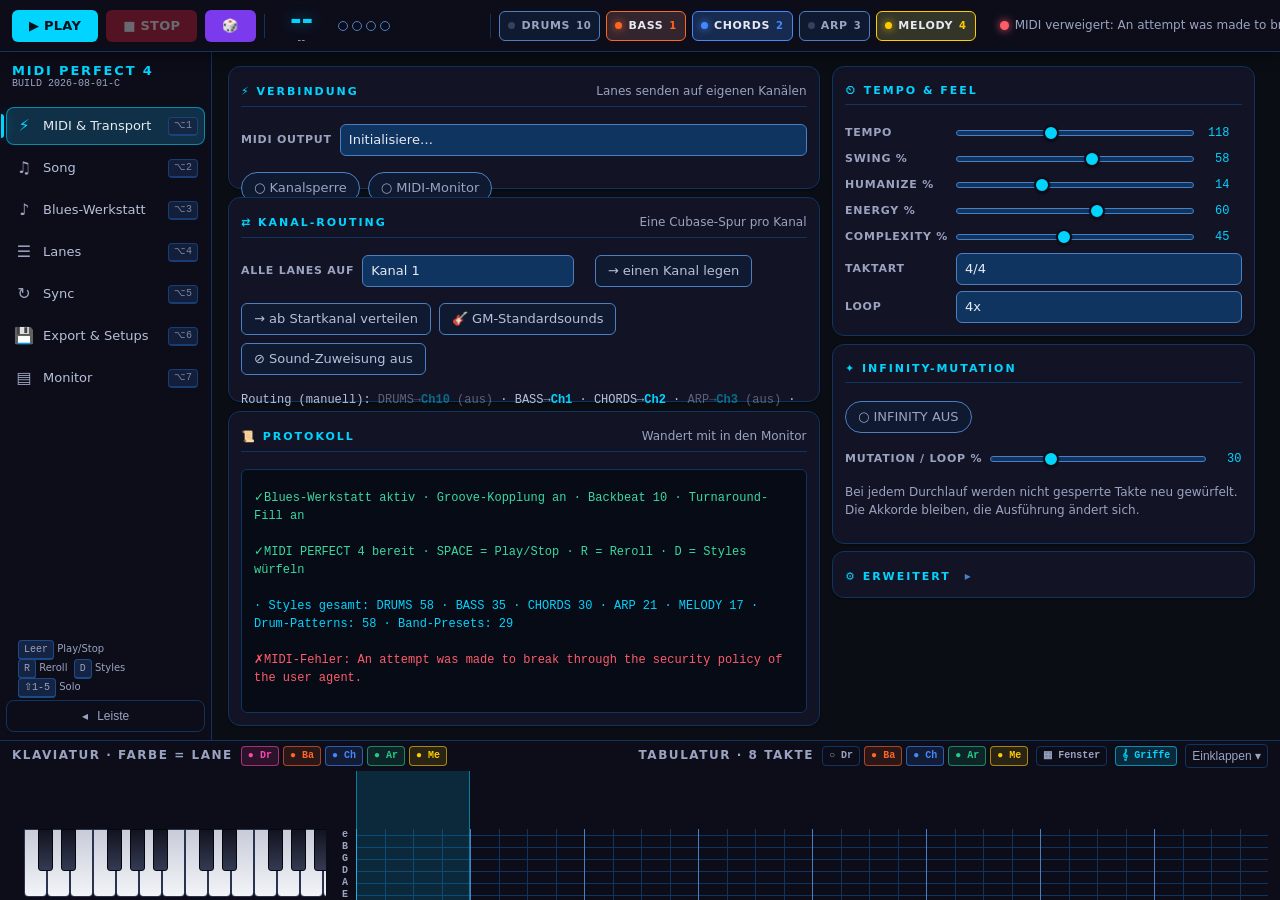
<file: MIDI-PERFECT-4.html>
<!DOCTYPE html>
<html lang="de"><head><meta charset="UTF-8">
<title>MIDI PERFECT 4</title>
<meta name="viewport" content="width=device-width, initial-scale=1">
<style>
/* ============================================================================
   MIDI PERFECT 4 — Visuelles System und Layout
   Ein einzelner Stylesheet-Block, gedacht zum Einfügen in <style> der
   Single-File-HTML. Keine Abhängigkeiten, keine externen Schriften.
   Zielbrowser: Chrome/Edge (Web MIDI). Moderne CSS-Features ohne Fallback.

   Aufbau
     01 Tokens
     02 Registrierte Eigenschaften
     03 Grundlagen und Reset
     04 App-Raster (Transport / Seitenleiste / Inhalt / Piano)
     05 Transportleiste
     06 Seitenleiste
     07 Inhaltsbereich, Karten, Formularraster
     08 Bedienelemente
     09 Lane-Karte
     10 Takt-Kacheln, Vorschläge, Quintenzirkel
     11 Log, MIDI-Monitor, Kanal-Belegung
     12 Piano-Dock
     13 Hilfsklassen
     14 Bewegung reduzieren
   ========================================================================== */

/* ============================================================================
   01 TOKENS
   Alle Werte, die mehr als einmal vorkommen, stehen hier. Nichts im Rest der
   Datei greift auf rohe Hex-Werte zu — Ausnahme: die Lane-Identitätsfarben
   werden zusätzlich pro Lane über --lane gesetzt.
   ========================================================================== */
:root {
  color-scheme: dark;

  /* --- Flächen -------------------------------------------------------------
     Vier Ebenen, absichtlich flach gehalten: je tiefer die Fläche liegt,
     desto dunkler. Der Inhaltsbereich ist die HELLSTE grosse Fläche nicht —
     die Karten sind es. Das lenkt den Blick auf die Bedienelemente. */
  --c-app:        #0a0e14;   /* Fensterfläche hinter dem Inhalt              */
  --c-rail:       #0d0d1a;   /* Transportleiste, Seitenleiste, Piano-Dock    */
  --c-panel:      #131326;   /* Karten                                       */
  --c-panel-2:    #0f1a30;   /* verschachtelte Blöcke, Lane-Karten           */
  --c-sunken:     #070b16;   /* Log, Monitor — tiefer als alles andere       */
  --c-field:      #0f3460;   /* Füllung von select/input                     */
  --c-field-hi:   #14417a;   /* Füllung im Hover                             */

  /* --- Rahmen --------------------------------------------------------------
     KORREKTUR gegenüber MIDI PERFECT 2: der Bestandsrahmen #1a4a8a erreicht
     gegen die Kartenfläche nur 2.08:1 und verfehlt damit WCAG 1.4.11 (3:1 für
     die Grenze eines Bedienelements). #1a4a8a bleibt als rein dekorative
     Trennlinie erhalten; jede Grenze, die ein Bedienelement identifiziert,
     nutzt --c-border-ctl (#4a7fc4 = 4.46:1 gegen Karte, 3.05:1 gegen die
     Feldfüllung). */
  --c-border:      #1a4a8a;  /* dekorativ, trennt ohne zu bedeuten           */
  --c-border-soft: #0f3460;  /* Kartenkante, Abschnittslinien                */
  --c-border-ctl:  #4a7fc4;  /* Grenze aller Bedienelemente — 3:1 geprüft    */
  --c-border-hi:   #6f9fdb;  /* Hover-Grenze                                 */

  /* --- Text ----------------------------------------------------------------
     KORREKTUR: die Bestandswerte #5a5a72 (1.87:1) und #6b7796 (3.95:1) sind
     unlesbar bzw. grenzwertig. Die Skala hat nur noch drei Stufen, die
     unterste liegt bei 4.98:1 auf der hellsten Fläche. */
  --c-text:        #e6e9f2;  /* 11.9:1 auf Karte                             */
  --c-text-dim:    #b6c0d8;  /* 9.4:1  — Zweitrangiges, Hilfetext            */
  --c-text-mute:   #9aa3c0;  /* 7.3:1 auf Karte, 4.98:1 auf Feldfüllung      */
  --c-text-on-accent: #04121b; /* Text auf gefüllten Akzentflächen           */
  --c-text-disabled: #6f7a94;

  /* --- Akzent und Semantik ------------------------------------------------- */
  --c-accent:      #00d4ff;  /* Cyan, Leitfarbe                              */
  --c-accent-dim:  #0e6fa8;  /* Cyan gedeckt, für Verläufe                   */
  --c-accent-wash: color-mix(in srgb, var(--c-accent) 14%, transparent);
  --c-violet:      #a855f7;  /* Sekundär-Akzent (Mutation, Reharmonisierung) */
  --c-violet-text: #c9a6ff;  /* 9.0:1 — Violett als Schriftfarbe             */
  --c-violet-solid:#7c3aed;  /* gefüllte Fläche, Weiss darauf 5.70:1         */
  --c-ok:          #3ad9a0;
  --c-ok-solid:    #16794f;  /* Weiss darauf 5.41:1                          */
  --c-warn:        #ffcc00;
  --c-err:         #ff5c6a;  /* KORREKTUR: #ff4455 als Schrift nur 5.41:1 —  */
                             /* als Schrift ok, aber #ff5c6a liest sich auf  */
                             /* der Feldfüllung noch mit 4.16:1              */
  --c-err-solid:   #c81e33;  /* Weiss darauf 5.69:1 (statt #ff4455 = 3.38:1) */

  /* --- Lane-Identität (FIX, trägt Bedeutung, nie ändern) ------------------- */
  --lane-drums:  #ff44aa;
  --lane-bass:   #ff6622;
  --lane-chords: #4488ff;
  --lane-arp:    #22cc88;
  --lane-melody: #ffcc00;

  /* --- Fokus ---------------------------------------------------------------
     Zweifarbiger Ring: innen ein dunkler Trennring, aussen Hellcyan. So bleibt
     der Ring sowohl auf der dunklen Karte als auch auf einer cyanfarbenen
     Knopffläche sichtbar. Fokus wird NIE nur über Farbe angezeigt. */
  --c-focus:      #8ee9ff;
  --c-focus-halo: #04121b;
  --focus-w:      2px;

  /* --- Abstände (4er-Skala, zwei Zwischenschritte für Dichte) -------------- */
  --sp-0:  2px;
  --sp-1:  4px;
  --sp-2:  6px;
  --sp-3:  8px;
  --sp-4: 12px;
  --sp-5: 16px;
  --sp-6: 20px;
  --sp-7: 24px;
  --sp-8: 32px;

  /* --- Radien -------------------------------------------------------------- */
  --r-1: 4px;
  --r-2: 6px;
  --r-3: 8px;
  --r-4: 12px;
  --r-pill: 999px;

  /* --- Schrift -------------------------------------------------------------
     Systemstapel, keine Webfonts. Zahlen überall tabellarisch, damit der
     Takt-Zähler und die Reglerwerte nicht springen. */
  --ff: system-ui, "Segoe UI", -apple-system, Roboto, Arial, sans-serif;
  --ff-mono: ui-monospace, "Cascadia Mono", Menlo, Consolas, monospace;

  --fs-micro: 0.625rem;   /* 10px — nur Zahlen und <kbd>, nie Fliesstext     */
  --fs-tiny:  0.6875rem;  /* 11px — Feld-Etiketten in Grossbuchstaben        */
  --fs-sm:    0.75rem;    /* 12px — Hilfetext, Log                          */
  --fs-md:    0.8125rem;  /* 13px — Standard für Bedienelemente             */
  --fs-base:  0.875rem;   /* 14px — Fliesstext                              */
  --fs-lg:    1rem;
  --fs-xl:    1.25rem;
  --fs-ctr:   1.75rem;    /* Takt-Zähler                                    */

  --lh-tight: 1.2;
  --lh-base:  1.5;

  /* --- Schatten ------------------------------------------------------------
     Kein Leuchten als Standard. Das Bestandsdesign legte auf jede Karte einen
     cyanfarbenen Glow — bei sieben Bereichen erzeugt das Unruhe. Glow bleibt
     dem aktiven Zustand und dem Transport vorbehalten. */
  --sh-1: 0 1px 2px rgb(0 0 0 / .45);
  --sh-2: 0 4px 14px rgb(0 0 0 / .45);
  --sh-3: 0 12px 34px rgb(0 0 0 / .6);
  --glow-accent: 0 0 12px color-mix(in srgb, var(--c-accent) 45%, transparent);
  --glow-lane:   0 0 10px color-mix(in srgb, var(--lane, var(--c-accent)) 55%, transparent);

  /* --- Bewegung ------------------------------------------------------------ */
  --t-fast: 90ms;
  --t-base: 150ms;
  --t-slow: 240ms;
  --ease: cubic-bezier(.4, 0, .2, 1);

  /* --- Layout-Masse --------------------------------------------------------
     Höhenbudget bei 1440x900 (Vollbild):
       900 - 52 (Transport) - 104 (Piano) = 744px für den Inhalt,
       abzüglich 2x14px Polsterung = 716px netto.
     Im Fenstermodus (~790px Viewport) bleiben 606px; das Piano lässt sich
     dann auf 30px einklappen und man ist wieder bei 680px. */
  --h-transport:   52px;
  --w-rail:       200px;
  --w-rail-min:    56px;
  --h-piano:      116px;
  --h-piano-min:   30px;
  --pad-content:   14px;

  --h-ctl:      32px;   /* Mindest-Klickziel, gilt für ALLE Bedienelemente   */
  --h-ctl-lg:   38px;   /* Transport-Hauptknöpfe                            */
  --thumb:      18px;   /* Reglergriff, Vorgabe war mindestens 16px         */
  --track:       6px;

  /* Breite der Etikettenspalte im Formularraster. Englische Beschriftungen
     sind rund 20% länger — statt eines festen Wertes deckelt fit-content()
     die Spalte, sodass lange Etiketten umbrechen statt das Raster zu sprengen. */
  --label-max: 9.5rem;
}

/* Englisch: mehr Deckel für die Etikettenspalte, gleiche Rasterstruktur.
   Wird über <html lang="en"> oder [data-lang="en"] geschaltet. */
:root:lang(en),
:root[data-lang="en"] { --label-max: 11.5rem; }

/* Dichtemodus als Design-Token höherer Ordnung. Container-Stilabfragen weiter
   unten reagieren darauf, ohne dass Markup-Klassen nötig sind. */
:root { --density: kompakt; }

/* ============================================================================
   02 REGISTRIERTE EIGENSCHAFTEN
   --lane und --fill müssen typisiert sein, damit sie animierbar bzw. in
   Verläufen interpolierbar sind.
   ========================================================================== */
@property --lane {
  syntax: "<color>"; inherits: true; initial-value: #00d4ff;
}
@property --fill {
  syntax: "<percentage>"; inherits: false; initial-value: 0%;
}

/* ============================================================================
   03 GRUNDLAGEN
   ========================================================================== */
*, *::before, *::after { box-sizing: border-box; }

/* interpolate-size erlaubt Übergänge auf height:auto — genutzt vom Piano-Dock
   und von einklappbaren Karten. */
html { interpolate-size: allow-keywords; }

html, body { block-size: 100%; }

body {
  margin: 0;
  background: var(--c-app);
  color: var(--c-text);
  font-family: var(--ff);
  font-size: var(--fs-base);
  line-height: var(--lh-base);
  font-variant-numeric: tabular-nums;
  accent-color: var(--c-accent);
  overflow: clip;              /* Die Seite selbst scrollt nie. */
  -webkit-font-smoothing: antialiased;
}

/* Bündigere Etiketten ohne Zeilenkasten-Überhang; spart in dichten Rastern
   pro Zeile rund 2px. Nur wo unterstützt. */
@supports (text-box: trim-both cap alphabetic) {
  .lbl, .card-title, .rail-item, .chip, .btn { text-box: trim-both cap alphabetic; }
}

::selection { background: color-mix(in srgb, var(--c-accent) 35%, transparent); }

/* Rollbalken sind Teil des Themas, nicht des Betriebssystems. */
* {
  scrollbar-width: thin;
  scrollbar-color: var(--c-border-ctl) transparent;
}

kbd {
  font-family: var(--ff-mono);
  font-size: var(--fs-micro);
  line-height: 1;
  padding: 3px 5px;
  border-radius: var(--r-1);
  background: #152442;
  border: 1px solid var(--c-border);
  border-block-end-width: 2px;
  color: var(--c-text-mute);   /* 6.14:1 */
  white-space: nowrap;
}

/* --- Fokus, global -------------------------------------------------------
   :focus-visible statt :focus, damit Mausklicks keinen Ring hinterlassen.
   Der Ring ist eine Kontur PLUS ein dunkler Innenring — er trägt für sich
   allein, unabhängig von Farbwahrnehmung. */
:where(a, button, select, input, textarea, summary, [tabindex]):focus-visible,
.chip:focus-visible,
.rail-item:focus-visible {
  outline: var(--focus-w) solid var(--c-focus);
  outline-offset: 2px;
  box-shadow: 0 0 0 2px var(--c-focus-halo);
  z-index: 3;                  /* Ring niemals von Nachbarn überdeckt. */
}
/* Tastaturfokus im Inhalt darf nicht am Rand kleben. */
.content { scroll-padding: var(--sp-6); }

/* ============================================================================
   04 APP-RASTER
   Zwei Spalten, drei Zeilen. Transport und Piano spannen über beide Spalten,
   damit Transport und Klaviatur unabhängig vom Bereich stehen bleiben.

     +----------------------------------------------+  52px
     |               transport                      |
     +--------+-------------------------------------+
     | rail   |            content                  |  1fr
     |        |                                     |
     +--------+-------------------------------------+
     |               piano                          |  104px
     +----------------------------------------------+
   ========================================================================== */
.app {
  display: grid;
  block-size: 100dvb;
  grid-template-columns: var(--w-rail) minmax(0, 1fr);
  grid-template-rows: var(--h-transport) minmax(0, 1fr) auto;
  grid-template-areas:
    "transport transport"
    "rail      content"
    "piano     piano";
  transition: grid-template-columns var(--t-slow) var(--ease);
}
/* Seitenleiste eingeklappt: nur noch Symbole. :has() spart eine Klasse am
   Wurzelelement — der Zustand lebt am Schalter, wo er hingehört. */
.app:has(.rail-toggle[aria-expanded="false"]) { --w-rail: var(--w-rail-min); }

.transport { grid-area: transport; }
.rail      { grid-area: rail; }
.content   { grid-area: content; }
.piano-dock{ grid-area: piano; }

/* ============================================================================
   05 TRANSPORTLEISTE
   Steht immer. Enthält nur, was beim Spielen im Blick bleiben muss:
   Play/Stop/Reroll, Takt-Zähler, vier Beat-Punkte, fünf Lane-Kürzel,
   Sprachumschalter. Alles Weitere gehört in den Inhalt.
   ========================================================================== */
.transport {
  display: flex;
  align-items: center;
  gap: var(--sp-3);
  padding-inline: var(--sp-4);
  background: var(--c-rail);
  border-block-end: 1px solid var(--c-border-soft);
  box-shadow: var(--sh-2);
  position: relative;
  z-index: 40;
}
/* Läuft die Wiedergabe, bekommt die Leiste eine cyanfarbene Oberkante —
   peripher wahrnehmbar, ohne dass man hinsehen muss. */
.transport::after {
  content: "";
  position: absolute; inset-inline: 0; inset-block-start: 0;
  block-size: 2px;
  background: var(--c-accent);
  box-shadow: var(--glow-accent);
  opacity: 0;
  transition: opacity var(--t-base) var(--ease);
}
.app[data-playing="true"] .transport::after { opacity: 1; }

.transport-sep {
  inline-size: 1px; block-size: 24px;
  background: var(--c-border-soft);
  flex: none;
}
.transport-spacer { flex: 1 1 auto; min-inline-size: var(--sp-3); }

/* --- Takt-Zähler ---------------------------------------------------------- */
.counter {
  display: grid;
  justify-items: center;
  align-content: center;
  min-inline-size: 6.5ch;          /* ch statt px: hält bei "128.4" die Breite */
  padding-inline: var(--sp-2);
  line-height: 1;
}
.counter-bar {
  font-size: var(--fs-ctr);
  font-weight: 700;
  color: var(--c-accent);
  letter-spacing: .02em;
  text-shadow: 0 0 14px color-mix(in srgb, var(--c-accent) 50%, transparent);
}
.counter-sub {
  font-size: var(--fs-micro);
  color: var(--c-text-mute);
  letter-spacing: .08em;
  text-transform: uppercase;
}

/* --- Beat-Punkte ---------------------------------------------------------- */
.beats { display: flex; gap: var(--sp-2); flex: none; }
.beat {
  inline-size: 12px; block-size: 12px;
  border-radius: 50%;
  background: transparent;
  border: 2px solid var(--c-border-ctl);   /* 4.7:1 gegen die Leiste */
  transition: background var(--t-fast) linear, box-shadow var(--t-fast) linear;
}
.beat.is-on {
  background: var(--c-accent);
  border-color: var(--c-accent);
  box-shadow: var(--glow-accent);
}
/* Die Eins ist grösser — die Taktgrenze erkennt man so aus dem Augenwinkel. */
.beat:first-child { inline-size: 14px; block-size: 14px; }

/* --- Lane-Kürzel ---------------------------------------------------------- */
.transport-lanes { display: flex; gap: var(--sp-1); flex: none; }
.lane-key {
  --lane: var(--c-accent);
  display: inline-flex; align-items: center; gap: var(--sp-1);
  block-size: var(--h-ctl);
  padding-inline: var(--sp-3);
  border-radius: var(--r-2);
  background: var(--c-panel-2);
  border: 1px solid var(--c-border-ctl);
  color: var(--c-text-dim);
  font: 600 var(--fs-tiny)/1 var(--ff);
  letter-spacing: .08em;
  cursor: pointer;
  transition: border-color var(--t-base) var(--ease),
              color var(--t-base) var(--ease),
              background var(--t-base) var(--ease);
}
.lane-key::before {                       /* Zustandspunkt */
  content: "";
  inline-size: 8px; block-size: 8px; border-radius: 50%;
  background: var(--c-border-ctl);
  transition: background var(--t-base) var(--ease), box-shadow var(--t-base) var(--ease);
}
.lane-key:hover { border-color: var(--lane); color: var(--c-text); }
.lane-key[aria-pressed="true"] {
  background: color-mix(in srgb, var(--lane) 16%, var(--c-panel-2));
  border-color: var(--lane);
  color: var(--c-text);
}
.lane-key[aria-pressed="true"]::before {
  background: var(--lane);
  box-shadow: var(--glow-lane);
}
.lane-key kbd { margin-inline-start: var(--sp-1); }

/* --- Sprachumschalter ----------------------------------------------------- */
.lang-toggle {
  display: inline-flex; align-items: center;
  block-size: var(--h-ctl);
  padding-inline: var(--sp-3);
  border-radius: var(--r-2);
  background: transparent;
  border: 1px solid var(--c-border-ctl);
  color: var(--c-text-dim);
  font: 600 var(--fs-tiny)/1 var(--ff);
  letter-spacing: .1em;
  cursor: pointer;
}
.lang-toggle b { color: var(--c-accent); font-weight: 700; }
.lang-toggle:hover { border-color: var(--c-border-hi); color: var(--c-text); }

/* ============================================================================
   06 SEITENLEISTE
   Sieben Bereiche, feste Reihenfolge, Ziffer 1-7 als Kürzel. Der aktive
   Eintrag wird über DREI Merkmale markiert: Farbe, Füllung und eine
   Randmarke — nicht über Farbe allein.
   ========================================================================== */
.rail {
  display: flex;
  flex-direction: column;
  gap: var(--sp-1);
  padding: var(--sp-3) var(--sp-2);
  background: var(--c-rail);
  border-inline-end: 1px solid var(--c-border-soft);
  overflow: clip;
  container-type: inline-size;
  z-index: 30;
}
.rail-brand {
  display: flex; align-items: center; gap: var(--sp-2);
  padding: var(--sp-1) var(--sp-2) var(--sp-4);
  color: var(--c-accent);
  font: 700 var(--fs-md)/1 var(--ff);
  letter-spacing: .14em;
  white-space: nowrap;
}
.rail-brand small {
  display: block;
  font: 400 var(--fs-micro)/1.4 var(--ff-mono);
  letter-spacing: 0;
  color: var(--c-text-mute);
}

.rail-item {
  display: grid;
  grid-template-columns: 22px minmax(0, 1fr) auto;
  align-items: center;
  gap: var(--sp-3);
  min-block-size: 38px;
  padding-inline: var(--sp-2);
  border: 1px solid transparent;
  border-radius: var(--r-3);
  background: none;
  color: var(--c-text-dim);
  font: 500 var(--fs-md)/1.15 var(--ff);
  text-align: start;
  cursor: pointer;
  position: relative;
  transition: background var(--t-base) var(--ease),
              color var(--t-base) var(--ease),
              border-color var(--t-base) var(--ease);
}
.rail-item .ico {
  font-size: var(--fs-lg);
  line-height: 1;
  text-align: center;
  color: var(--c-text-mute);
  transition: color var(--t-base) var(--ease);
}
.rail-item .label { overflow: hidden; text-overflow: ellipsis; white-space: nowrap; }
.rail-item kbd { opacity: .8; }

.rail-item:hover {
  background: color-mix(in srgb, var(--c-accent) 8%, transparent);
  color: var(--c-text);
  border-color: var(--c-border-soft);
}
.rail-item:hover .ico { color: var(--c-text-dim); }

.rail-item[aria-current="page"] {
  background: color-mix(in srgb, var(--c-accent) 15%, var(--c-panel));
  border-color: color-mix(in srgb, var(--c-accent) 55%, transparent);
  color: var(--c-text);
  font-weight: 600;
}
.rail-item[aria-current="page"] .ico { color: var(--c-accent); }
/* Randmarke: zweites, farbunabhängiges Merkmal des aktiven Zustands. */
.rail-item[aria-current="page"]::before {
  content: "";
  position: absolute;
  inset-block: 6px;
  inset-inline-start: calc(var(--sp-2) * -1);
  inline-size: 3px;
  border-radius: 0 var(--r-1) var(--r-1) 0;
  background: var(--c-accent);
  box-shadow: var(--glow-accent);
}

/* Der Bereich mit ungespeicherten/aktiven Sonderzuständen bekommt einen Punkt
   (z.B. Infinity läuft, Clock sendet). Attribut statt Klasse. */
.rail-item[data-flag]::after {
  content: "";
  inline-size: 6px; block-size: 6px; border-radius: 50%;
  background: var(--c-violet);
  justify-self: end;
}
.rail-item[data-flag="ok"]::after   { background: var(--c-ok); }
.rail-item[data-flag="warn"]::after { background: var(--c-warn); }
.rail-item[data-flag="err"]::after  { background: var(--c-err); }

.rail-spacer { flex: 1 1 auto; }

.rail-toggle {
  display: flex; align-items: center; justify-content: center; gap: var(--sp-2);
  min-block-size: var(--h-ctl);
  border: 1px solid var(--c-border-soft);
  border-radius: var(--r-3);
  background: none;
  color: var(--c-text-mute);
  font-size: var(--fs-sm);
  cursor: pointer;
}
.rail-toggle:hover { color: var(--c-text); border-color: var(--c-border-ctl); }

/* Eingeklappt: Container-Abfrage statt Klassenkaskade. Unter 96px Breite
   verschwinden Beschriftung und Kürzel, das Symbol zentriert sich. */
@container (inline-size < 96px) {
  .rail-item { grid-template-columns: 1fr; justify-items: center; padding-inline: 0; }
  .rail-item .label, .rail-item kbd { display: none; }
  .rail-brand { justify-content: center; }
  .rail-brand span, .rail-brand small { display: none; }
  .rail-toggle .label { display: none; }
}

/* Beschriftung als angeheftete Sprechblase, wenn die Leiste eingeklappt ist.
   Anchor Positioning erspart die Berechnung in JS. */
/* anchor-scope begrenzt den Namen auf den jeweiligen Eintrag — ohne das
   würden alle Sprechblasen am letzten Eintrag hängen. */
.rail-item { anchor-name: --rail-anchor; anchor-scope: --rail-anchor; }
.rail-item .tip {
  position: fixed;
  position-anchor: --rail-anchor;
  position-area: inline-end center;
  margin-inline-start: var(--sp-2);
  padding: var(--sp-1) var(--sp-3);
  border-radius: var(--r-2);
  background: var(--c-panel);
  border: 1px solid var(--c-border-ctl);
  box-shadow: var(--sh-3);
  color: var(--c-text);
  font-size: var(--fs-sm);
  white-space: nowrap;
  opacity: 0; pointer-events: none;
  transition: opacity var(--t-fast) var(--ease);
}
@container (inline-size < 96px) {
  .rail-item:hover .tip, .rail-item:focus-visible .tip { opacity: 1; }
}

/* ============================================================================
   07 INHALTSBEREICH, KARTEN, FORMULARRASTER
   Genau ein Bereich ist sichtbar. Der Inhalt scrollt nur im Notfall — die
   Bereichslayouts sind so gerechnet, dass sie in 716px Höhe passen.
   ========================================================================== */
.content {
  padding: var(--pad-content) var(--sp-5);
  overflow: hidden auto;
  scrollbar-gutter: stable;
  overscroll-behavior: contain;
  background: var(--c-app);
  position: relative;
}
/* Bereiche werden über [hidden] geschaltet, nicht über display-Klassen —
   dann greifen auch Suchfunktion und Fokusreihenfolge korrekt. */
.view[hidden] { display: none; }
.view {
  display: grid;
  gap: var(--sp-4);
  align-content: start;
  min-block-size: 100%;
  animation: view-in var(--t-slow) var(--ease);
}
@keyframes view-in { from { opacity: 0; translate: 0 6px; } }

/* Bereichslayouts. Spaltenzahlen sind auf 1212px netto Inhaltsbreite
   gerechnet — Begründung steht in SPEC.md. */
.view--midi   { grid-template-columns: 7fr 5fr; }
/* Song: erste Spalte fest für den Quintenzirkel, dahinter zwei gleiche
   Spalten. Akkordzeile und Takt-Kacheln spannen mit .card--full über alle
   drei — sonst passt der Bereich bei 32 Takten nicht in 716px. */
.view--song   { grid-template-columns: 300px repeat(2, minmax(0, 1fr)); }
.view--blues  { grid-template-columns: repeat(3, minmax(0, 1fr)); }
.view--lanes  { grid-template-columns: minmax(0, 1fr); gap: var(--sp-3); }
.view--sync   { grid-template-columns: repeat(3, minmax(0, 1fr)); }
.view--export { grid-template-columns: repeat(2, minmax(0, 1fr)); }
/* Monitor: Kopfzeile fest, darunter zwei gleich hohe Protokollflächen, die
   den Rest ausfüllen. minmax(0,1fr) ist Pflicht, sonst wachsen sie über den
   Container hinaus. */
.view--monitor {
  grid-template-columns: repeat(2, minmax(0, 1fr));
  grid-template-rows: auto minmax(0, 1fr);
  block-size: 100%;
}

/* --- Karte ---------------------------------------------------------------- */
.card {
  display: flex;
  flex-direction: column;
  gap: var(--sp-3);
  min-inline-size: 0;
  min-block-size: 0;
  padding: var(--sp-3) var(--sp-4) var(--sp-4);
  background: var(--c-panel);
  border: 1px solid var(--c-border-soft);
  border-radius: var(--r-4);
  box-shadow: var(--sh-1);
  container: card / inline-size;
}
/* Spalte aus mehreren Karten innerhalb eines Bereichs. Direktes Kind von
   .view, damit die Rasterspalten des Bereichs erhalten bleiben. */
.col {
  display: grid;
  gap: var(--sp-4);
  align-content: start;
  min-inline-size: 0;
  min-block-size: 0;
}
.col--fill { grid-template-rows: auto auto minmax(0, 1fr); align-content: stretch; }

.card--flush { padding: 0; overflow: clip; }
.card--fill  { min-block-size: 0; }          /* füllt die Rasterzeile        */
.card--span2 { grid-column: span 2; }
.card--span3 { grid-column: span 3; }
.card--full  { grid-column: 1 / -1; }

.card-title {
  display: flex; align-items: baseline; gap: var(--sp-3);
  padding-block-end: var(--sp-2);
  border-block-end: 1px solid var(--c-border-soft);
  color: var(--c-accent);
  font: 700 var(--fs-tiny)/1.3 var(--ff);
  letter-spacing: .18em;
  text-transform: uppercase;
}
.card-title .hint {
  margin-inline-start: auto;
  color: var(--c-text-mute);
  font: 400 var(--fs-sm)/1.3 var(--ff);
  letter-spacing: 0;
  text-transform: none;
  text-align: end;
}
/* Einklappbare Karte über <details>. Der Pfeil ist ein Unicode-Zeichen, kein
   Emoji und kein Bild. */
details.card > summary { list-style: none; cursor: pointer; }
details.card > summary::-webkit-details-marker { display: none; }
details.card > summary .card-title::after {
  content: "\25BE"; margin-inline-start: var(--sp-2);
  color: var(--c-border-ctl); font-size: var(--fs-sm);
}
details.card:not([open]) > summary .card-title { border-block-end: none; padding-block-end: 0; }
details.card:not([open]) > summary .card-title::after { content: "\25B8"; }

/* Abschnittsüberschrift innerhalb einer Karte — leichter als ein Kartentitel. */
.section-head {
  display: flex; align-items: center; gap: var(--sp-2);
  margin-block-start: var(--sp-1);
  color: var(--c-text-dim);
  font: 600 var(--fs-tiny)/1.3 var(--ff);
  letter-spacing: .12em;
  text-transform: uppercase;
}
.section-head::after {
  content: ""; flex: 1 1 auto; block-size: 1px;
  background: var(--c-border-soft);
}

/* --- Formularraster -------------------------------------------------------
   Etikett und Bedienelement stehen NEBENEINANDER, nicht übereinander. Das
   spart pro Paar rund 17px Höhe — bei 14 Paaren eine ganze Kartenhöhe.
   Die Etikettenspalte ist inhaltsabhängig, aber gedeckelt: lange englische
   Beschriftungen brechen um, statt das Raster zu verschieben.               */
.form {
  display: grid;
  grid-template-columns: repeat(var(--cols, 1),
                          fit-content(var(--label-max)) minmax(0, 1fr));
  align-items: center;
  column-gap: var(--sp-3);
  row-gap: var(--sp-2);
}
.form--2 { --cols: 2; }
.form--3 { --cols: 3; }
.form--4 { --cols: 4; }
/* Spaltenabstand zwischen Paaren grösser als zwischen Etikett und Element,
   damit die Zuordnung eindeutig bleibt. */
.form--2, .form--3, .form--4 { column-gap: var(--sp-3); }
/* Jedes zweite Kind ist ein Bedienelement. Alle ausser dem letzten bekommen
   einen zusätzlichen Rechtsabstand — so ist der Abstand ZWISCHEN zwei Paaren
   grösser als der zwischen Etikett und Element und die Zuordnung bleibt
   eindeutig, ohne dass ein Wrapper-Element nötig wäre. */
.form--2 > *:nth-child(2n):not(:last-child),
.form--3 > *:nth-child(2n):not(:last-child),
.form--4 > *:nth-child(2n):not(:last-child) { margin-inline-end: var(--sp-4); }

.lbl {
  color: var(--c-text-mute);
  font: 600 var(--fs-tiny)/1.25 var(--ff);
  letter-spacing: .07em;
  text-transform: uppercase;
  text-wrap: balance;
  justify-self: start;
}
.lbl[data-required]::after { content: "\00A0*"; color: var(--c-warn); }

/* Ein Paar, das über die volle Rasterbreite geht (z.B. die Akkordzeile). */
.form > .span-all { grid-column: 2 / -1; }
.form > .row-all  { grid-column: 1 / -1; }

/* Stapelvariante für Fälle, in denen das Etikett zwingend über dem Element
   stehen muss (sehr breite Felder, Textbereiche). */
.field {
  display: grid; gap: var(--sp-1); min-inline-size: 0;
}
.field > .lbl { justify-self: start; }

/* Zeile aus gleichrangigen Elementen ohne Etiketten (Knopfgruppen). */
.row {
  display: flex; flex-wrap: wrap; align-items: center;
  gap: var(--sp-2);
}
.row--end { justify-content: flex-end; }
.row--tight { gap: var(--sp-1); }

/* Hilfetext. Immer --c-text-mute oder heller, nie kleiner als 12px. */
.hint {
  color: var(--c-text-mute);
  font-size: var(--fs-sm);
  line-height: 1.45;
  text-wrap: pretty;
}
.hint b { color: var(--c-text-dim); font-weight: 600; }
.hint--warn { color: var(--c-warn); }
.hint--ok   { color: var(--c-ok); }
.hint--err  { color: var(--c-err); }

/* Karte reagiert auf ihre eigene Breite: wird sie schmal (z.B. Seitenleiste
   aufgeklappt plus dreispaltiger Bereich), fällt das Formular auf eine
   Spalte zurück, statt Etiketten zu quetschen. */
@container card (inline-size < 340px) {
  .form--2, .form--3, .form--4 { --cols: 1; }
}
@container card (inline-size < 240px) {
  .form { grid-template-columns: minmax(0, 1fr); }
  .form > .lbl { grid-column: 1; }
}

/* ============================================================================
   08 BEDIENELEMENTE
   ========================================================================== */

/* --- select / input ------------------------------------------------------- */
select,
input[type="text"],
input[type="number"],
input[type="search"] {
  min-block-size: var(--h-ctl);
  inline-size: 100%;
  min-inline-size: 0;
  padding-inline: var(--sp-3);
  padding-block: 0;
  border: 1px solid var(--c-border-ctl);
  border-radius: var(--r-2);
  background: var(--c-field);
  color: var(--c-text);
  font: 400 var(--fs-md)/1 var(--ff);
  transition: border-color var(--t-base) var(--ease),
              background var(--t-base) var(--ease);
}
select {
  appearance: none;
  padding-inline-end: calc(var(--sp-3) + 14px);
  cursor: pointer;
  /* Unicode-Pfeil als Hintergrundzeichnung, kein Bild, kein Emoji. */
  background-image: linear-gradient(45deg, transparent 50%, var(--c-text-dim) 50%),
                    linear-gradient(135deg, var(--c-text-dim) 50%, transparent 50%);
  background-position: right 14px center, right 9px center;
  background-size: 5px 5px, 5px 5px;
  background-repeat: no-repeat;
}
select:hover,
input[type="text"]:hover,
input[type="number"]:hover { background-color: var(--c-field-hi); border-color: var(--c-border-hi); }
select:focus-visible,
input:focus-visible { border-color: var(--c-accent); }

input[type="text"], input[type="number"] { cursor: text; }
input::placeholder { color: var(--c-text-mute); opacity: 1; }

/* Zahlenfelder: schmal, rechtsbündig, ohne Spinner-Sprünge im Layout. */
input[type="number"] { text-align: end; }
.num-sm { inline-size: 5.5ch; }
.num-md { inline-size: 8ch; }

/* Monospace-Eingabe für die Akkordzeile — Zeichenbreite = Taktraster. */
.input-mono {
  font-family: var(--ff-mono);
  font-size: var(--fs-base);
  letter-spacing: .06em;
  min-block-size: var(--h-ctl-lg);
}

/* Ungültige Eingabe erst NACH Interaktion melden. */
input:user-invalid { border-color: var(--c-err); }
.form:has(input:user-invalid) .error-note { display: block; }
.error-note { display: none; color: var(--c-err); font-size: var(--fs-sm); }

:disabled,
[aria-disabled="true"] {
  opacity: .45;
  cursor: not-allowed;
  filter: saturate(.5);
}
select:disabled, input:disabled { background: var(--c-panel-2); color: var(--c-text-disabled); }

/* --- Regler ---------------------------------------------------------------
   Vollständig eigengezeichnet, weil accent-color weder Bahnhöhe noch
   Griffgrösse steuert. Der gefüllte Anteil kommt aus --fill; JS setzt
   el.style.setProperty('--fill', pct + '%') im input-Ereignis.            */
.slider {
  display: grid;
  grid-template-columns: minmax(0, 1fr) auto;
  align-items: center;
  gap: var(--sp-2);
  min-inline-size: 0;
}
input[type="range"] {
  appearance: none;
  inline-size: 100%;
  min-inline-size: 60px;
  block-size: var(--h-ctl);      /* Klickziel bleibt 32px hoch, sichtbare  */
  background: transparent;        /* Bahn ist schlanker.                    */
  cursor: pointer;
  margin: 0;
}
input[type="range"]::-webkit-slider-runnable-track {
  block-size: var(--track);
  border-radius: var(--r-pill);
  border: 1px solid var(--c-border-ctl);   /* 3:1-Grenze der Bahn */
  background:
    linear-gradient(90deg,
      var(--c-accent) 0 var(--fill),
      color-mix(in srgb, var(--c-border-ctl) 40%, var(--c-sunken)) var(--fill) 100%);
}
input[type="range"]::-webkit-slider-thumb {
  appearance: none;
  inline-size: var(--thumb); block-size: var(--thumb);
  margin-block-start: calc((var(--track) - var(--thumb)) / 2 - 1px);
  border-radius: 50%;
  background: linear-gradient(180deg, #ffffff 0%, var(--c-accent) 55%, var(--c-accent-dim) 100%);
  border: 1px solid var(--c-focus-halo);
  box-shadow: var(--sh-1);
  transition: scale var(--t-fast) var(--ease), box-shadow var(--t-fast) var(--ease);
}
input[type="range"]:hover::-webkit-slider-thumb { scale: 1.12; box-shadow: var(--glow-accent); }
input[type="range"]:active::-webkit-slider-thumb { scale: 1.2; }
input[type="range"]:disabled::-webkit-slider-thumb { background: var(--c-text-disabled); }

/* Regler in Lane-Farbe: --lane wird auf der Lane-Karte gesetzt und vererbt. */
.lane-card input[type="range"]::-webkit-slider-runnable-track {
  background:
    linear-gradient(90deg,
      var(--lane) 0 var(--fill),
      color-mix(in srgb, var(--c-border-ctl) 40%, var(--c-sunken)) var(--fill) 100%);
}
.lane-card input[type="range"]::-webkit-slider-thumb {
  background: linear-gradient(180deg, #ffffff 0%, var(--lane) 60%,
              color-mix(in srgb, var(--lane) 60%, #000) 100%);
}

/* Wertanzeige neben dem Regler. Feste Zeichenbreite, damit nichts springt. */
.slider-val {
  min-inline-size: 4ch;
  text-align: end;
  color: var(--c-accent);
  font: 600 var(--fs-md)/1 var(--ff-mono);
}
.lane-card .slider-val { color: var(--lane); }
.slider-val small { color: var(--c-text-mute); font-weight: 400; }

/* --- Schalter-Chip (an/aus) -----------------------------------------------
   Zustand über Füllung + Rahmen + führendes Unicode-Zeichen. Die Anwendung
   tauscht ● / ○ selbst aus; CSS verlässt sich nicht darauf.               */
.chip {
  display: inline-flex; align-items: center; gap: var(--sp-2);
  min-block-size: var(--h-ctl);
  padding-inline: var(--sp-3);
  border: 1px solid var(--c-border-ctl);
  border-radius: var(--r-pill);
  background: var(--c-panel-2);
  color: var(--c-text-dim);
  font: 500 var(--fs-md)/1 var(--ff);
  white-space: nowrap;
  cursor: pointer;
  user-select: none;
  transition: background var(--t-base) var(--ease),
              border-color var(--t-base) var(--ease),
              color var(--t-base) var(--ease);
}
.chip:hover { border-color: var(--c-border-hi); color: var(--c-text); }
.chip[aria-pressed="true"] {
  background: color-mix(in srgb, var(--c-accent) 18%, var(--c-panel-2));
  border-color: var(--c-accent);
  color: var(--c-accent);
}
.chip[aria-pressed="true"]:hover { background: color-mix(in srgb, var(--c-accent) 26%, var(--c-panel-2)); }

/* Semantische Chip-Varianten. */
.chip--lock[aria-pressed="true"] {
  background: color-mix(in srgb, var(--c-warn) 16%, var(--c-panel-2));
  border-color: var(--c-warn); color: var(--c-warn);
}
.chip--inf[aria-pressed="true"] {
  background: color-mix(in srgb, var(--c-violet) 20%, var(--c-panel-2));
  border-color: var(--c-violet); color: var(--c-violet-text);
}
.chip--lane[aria-pressed="true"] {
  background: color-mix(in srgb, var(--lane) 18%, var(--c-panel-2));
  border-color: var(--lane); color: var(--lane);
}
.chip--sm { min-block-size: var(--h-ctl); padding-inline: var(--sp-2); font-size: var(--fs-sm); }

/* --- Knöpfe ---------------------------------------------------------------
   Vier Rollen: primär (Cyan), sekundär (Umriss), gefährlich (Rot), Sonder
   (Violett/Grün). Alle gefüllten Flächen tragen kontrastgeprüfte Schrift:
   auf Cyan dunkel, auf Rot/Violett/Grün weiss.                            */
.btn {
  display: inline-flex; align-items: center; justify-content: center; gap: var(--sp-2);
  min-block-size: var(--h-ctl);
  padding-inline: var(--sp-4);
  border: 1px solid transparent;
  border-radius: var(--r-3);
  font: 600 var(--fs-md)/1 var(--ff);
  letter-spacing: .04em;
  white-space: nowrap;
  cursor: pointer;
  transition: background var(--t-base) var(--ease),
              border-color var(--t-base) var(--ease),
              box-shadow var(--t-base) var(--ease),
              translate var(--t-fast) var(--ease);
}
.btn:active:not(:disabled) { translate: 0 1px; }

.btn--primary {
  background: linear-gradient(160deg, var(--c-accent), var(--c-accent-dim));
  color: var(--c-text-on-accent);            /* 10.7:1 */
  box-shadow: var(--sh-1);
}
.btn--primary:hover:not(:disabled) { box-shadow: var(--sh-1), var(--glow-accent); }

.btn--secondary {
  background: var(--c-panel-2);
  border-color: var(--c-border-ctl);
  color: var(--c-text);
}
.btn--secondary:hover:not(:disabled) {
  background: color-mix(in srgb, var(--c-accent) 10%, var(--c-panel-2));
  border-color: var(--c-border-hi);
}

.btn--danger {
  background: var(--c-err-solid);             /* Weiss darauf 5.69:1 */
  color: #ffffff;
}
.btn--danger:hover:not(:disabled) { background: color-mix(in srgb, var(--c-err-solid) 80%, #fff); }

.btn--violet { background: var(--c-violet-solid); color: #ffffff; }   /* 5.70:1 */
.btn--violet:hover:not(:disabled) { background: color-mix(in srgb, var(--c-violet-solid) 82%, #fff); }

.btn--ok { background: var(--c-ok-solid); color: #ffffff; }           /* 5.41:1 */
.btn--ok:hover:not(:disabled) { background: color-mix(in srgb, var(--c-ok-solid) 80%, #fff); }

.btn--ghost {
  background: none; border-color: var(--c-border-soft); color: var(--c-text-dim);
}
.btn--ghost:hover:not(:disabled) { color: var(--c-text); border-color: var(--c-border-ctl); }

.btn--lg { min-block-size: var(--h-ctl-lg); padding-inline: var(--sp-5); font-size: var(--fs-base); }
.btn--icon { padding-inline: 0; inline-size: var(--h-ctl); }
.btn--icon.btn--lg { inline-size: var(--h-ctl-lg); }

/* --- Segment-Umschalter ---------------------------------------------------
   Für sich gegenseitig ausschliessende Werte (Bars/Chord, Loop, Transport-
   befehl). Ersetzt Selects mit drei bis vier Optionen — ein Klick statt zwei.
   Markup: <div class="segment" role="radiogroup"> mit <button role="radio">. */
.segment {
  display: inline-flex;
  padding: 2px;
  border: 1px solid var(--c-border-ctl);
  border-radius: var(--r-3);
  background: var(--c-panel-2);
  min-block-size: var(--h-ctl);
}
.segment > button {
  appearance: none;
  min-block-size: calc(var(--h-ctl) - 6px);
  padding-inline: var(--sp-3);
  border: none;
  border-radius: var(--r-2);
  background: none;
  color: var(--c-text-dim);
  font: 500 var(--fs-md)/1 var(--ff);
  cursor: pointer;
  transition: background var(--t-base) var(--ease), color var(--t-base) var(--ease);
}
.segment > button:hover { color: var(--c-text); background: color-mix(in srgb, var(--c-accent) 10%, transparent); }
.segment > button[aria-checked="true"] {
  background: color-mix(in srgb, var(--c-accent) 22%, var(--c-panel));
  color: var(--c-accent);
  box-shadow: inset 0 0 0 1px var(--c-accent);
}

/* --- Statuszeile ---------------------------------------------------------- */
.status {
  display: inline-flex; align-items: center; gap: var(--sp-2);
  color: var(--c-text-dim);
  font-size: var(--fs-md);
}
.dot {
  inline-size: 9px; block-size: 9px; border-radius: 50%;
  background: var(--c-text-disabled);
  flex: none;
}
.dot--ok   { background: var(--c-ok);   box-shadow: 0 0 8px var(--c-ok); }
.dot--warn { background: var(--c-warn); box-shadow: 0 0 8px var(--c-warn); }
.dot--err  { background: var(--c-err);  box-shadow: 0 0 8px var(--c-err); }
/* Der Punkt allein reicht nicht — daneben steht immer Text. Fällt der Text
   weg, blendet CSS ein Zeichen ein. */
.status:not(:has(.status-text))::after { content: "\2014"; color: var(--c-text-mute); }

/* ============================================================================
   09 LANE-KARTE
   Eine Zeile pro Lane. Kopf mit Identitätsfarbe und Schaltern, darunter ein
   12-Spalten-Raster für die Bedienelemente. Kein Etikett über dem Element,
   sondern darüber in Kleinschrift — hier ist die Spaltenzahl wichtiger als
   die Zeilenhöhe, weil neun bis zwölf Elemente nebeneinander müssen.
   ========================================================================== */
.lane-card {
  --lane: var(--c-accent);
  display: grid;
  gap: var(--sp-2);
  padding: var(--sp-2) var(--sp-3) var(--sp-3);
  border: 1px solid var(--c-border-soft);
  border-inline-start: 4px solid var(--lane);
  border-radius: var(--r-3);
  background: var(--c-panel-2);
  transition: opacity var(--t-base) var(--ease), filter var(--t-base) var(--ease);
  container: lane / inline-size;
}
.lane-card[data-lane="drums"]  { --lane: var(--lane-drums); }
.lane-card[data-lane="bass"]   { --lane: var(--lane-bass); }
.lane-card[data-lane="chords"] { --lane: var(--lane-chords); }
.lane-card[data-lane="arp"]    { --lane: var(--lane-arp); }
.lane-card[data-lane="melody"] { --lane: var(--lane-melody); }

/* Ausgeschaltete Lane: deutlich zurückgenommen, aber lesbar.
   Der Zustand wird über VIER Mittel gleichzeitig gezeigt — dunklere Fläche,
   entsättigte Farben, graue statt farbiger Kante, grauer Lane-Name — statt
   über eine einzige starke Deckkraftabsenkung. Grund: bei opacity .55 fällt
   der Etikettentext auf 3.2:1 und verfehlt WCAG AA. Bei .8 bleibt der
   schwächste Text bei 5.1:1 und der Zustand ist trotzdem eindeutig. */
.lane-card:has(.lane-power[aria-pressed="false"]) {
  opacity: .8;
  filter: saturate(.3);
  background: #0c1424;
  border-inline-start-color: var(--c-border-ctl);
  box-shadow: none;
}
.lane-card:has(.lane-power[aria-pressed="false"]) .lane-name { color: var(--c-text-dim); }
/* Der Ein/Aus-Schalter selbst bleibt voll gesättigt und lesbar. */
.lane-card:has(.lane-power[aria-pressed="false"]) .lane-power { filter: none; }

/* Solo blendet die anderen zurück, ohne sie auszuschalten. Graustufe statt
   Entsättigung — dadurch klar von "aus" unterscheidbar. */
.view--lanes:has(.lane-solo[aria-pressed="true"]) .lane-card:not(:has(.lane-solo[aria-pressed="true"])) {
  filter: grayscale(1);
  opacity: .82;
}

.lane-head {
  display: flex; align-items: center; gap: var(--sp-2);
  min-block-size: var(--h-ctl);
}
.lane-name {
  color: var(--lane);
  font: 700 var(--fs-md)/1 var(--ff);
  letter-spacing: .16em;
  min-inline-size: 6.5ch;
}
.lane-ch {
  color: var(--c-text-mute);
  font: 500 var(--fs-sm)/1 var(--ff-mono);
  margin-inline-start: auto;
}

/* 12 Spalten. Style spannt 3, Sound 2, alles andere 1. Bei 1188px nutzbarer
   Breite ergibt das 91px pro Spur — genug für einen Regler mit Wertanzeige. */
.lane-controls {
  display: grid;
  grid-template-columns: repeat(12, minmax(0, 1fr));
  column-gap: var(--sp-2);
  row-gap: var(--sp-2);
  align-items: end;
}
.lane-controls > .field { gap: 2px; }
.lane-controls > .field > .lbl { font-size: var(--fs-micro); letter-spacing: .05em; }
.span-2 { grid-column: span 2; }
.span-3 { grid-column: span 3; }
.span-4 { grid-column: span 4; }

/* Wird die Lane schmal (Seitenleiste offen + schmaler Bildschirm), fallen
   die Spuren zusammen statt zu überlaufen. */
@container lane (inline-size < 900px) {
  .lane-controls { grid-template-columns: repeat(6, minmax(0, 1fr)); }
}
@container lane (inline-size < 520px) {
  .lane-controls { grid-template-columns: repeat(3, minmax(0, 1fr)); }
}

/* ============================================================================
   10 TAKT-KACHELN, VORSCHLÄGE, QUINTENZIRKEL
   ========================================================================== */
.bars {
  display: grid;
  grid-template-columns: repeat(auto-fill, minmax(74px, 1fr));
  gap: var(--sp-2);
}
.bar-cell {
  position: relative;
  min-block-size: 46px;
  padding: var(--sp-1) var(--sp-2);
  border: 1px solid var(--c-border-ctl);
  border-radius: var(--r-2);
  background: var(--c-field);
  color: var(--c-text);
  text-align: center;
  cursor: pointer;
  transition: background var(--t-base) var(--ease), border-color var(--t-base) var(--ease);
}
.bar-cell .n {
  display: block;
  font: 500 var(--fs-micro)/1.2 var(--ff-mono);
  color: var(--c-text-mute);           /* 4.98:1 auf der Feldfüllung */
}
.bar-cell .name { display: block; font: 700 var(--fs-base)/1.2 var(--ff); }
.bar-cell .fn   { display: block; font: 700 var(--fs-micro)/1.2 var(--ff); color: var(--c-violet-text); }
.bar-cell:hover { border-color: var(--c-border-hi); background: var(--c-field-hi); }
.bar-cell[aria-current="true"] {
  border-color: var(--c-accent);
  background: color-mix(in srgb, var(--c-accent) 20%, var(--c-field));
  box-shadow: var(--glow-accent);
}
.bar-cell[aria-current="true"] .name { color: var(--c-accent); }
/* Gesperrter Takt: gelbe Kante plus Schlosszeichen oben rechts. */
.bar-cell[data-locked]::after {
  content: "\1F512";
  position: absolute; inset-block-start: -7px; inset-inline-end: -4px;
  font-size: var(--fs-micro);
}
.bar-cell[data-locked] {
  border-color: var(--c-warn);
  background: color-mix(in srgb, var(--c-warn) 12%, var(--c-field));
}

/* Vorschlagskacheln (nächster Akkord, Stufen). */
.suggest { display: flex; flex-wrap: wrap; gap: var(--sp-2); }
.sug {
  min-block-size: var(--h-ctl);
  min-inline-size: 62px;
  padding: var(--sp-1) var(--sp-3);
  border: 1px solid var(--c-border-ctl);
  border-radius: var(--r-2);
  background: var(--c-field);
  color: var(--c-text);
  text-align: center;
  cursor: pointer;
  transition: border-color var(--t-base) var(--ease), background var(--t-base) var(--ease);
}
.sug .deg  { display: block; font: 700 var(--fs-micro)/1.2 var(--ff); color: var(--c-violet-text); }
.sug .name { display: block; font: 600 var(--fs-md)/1.2 var(--ff); }
.sug:hover { border-color: var(--c-violet); background: color-mix(in srgb, var(--c-violet) 14%, var(--c-field)); }
/* Chromatischer Vorschlag: andere Farbe UND kursive Stufenbezeichnung. */
.sug[data-chromatic] .deg { color: var(--lane-bass); font-style: italic; }
.sug[data-chromatic]:hover { border-color: var(--lane-bass); }

/* Quintenzirkel: SVG bleibt quadratisch und schrumpft mit der Karte. */
.circle-of-fifths {
  inline-size: 100%;
  max-inline-size: 300px;
  aspect-ratio: 1;
  margin-inline: auto;
}
.circle-of-fifths .node { cursor: pointer; transition: opacity var(--t-fast) var(--ease); }
.circle-of-fifths .node:hover { opacity: .72; }
.circle-of-fifths .node:focus-visible { outline: var(--focus-w) solid var(--c-focus); }

/* Leitereigene Akkorde als kleine Marken. */
.key-chip {
  display: inline-block;
  padding: 2px var(--sp-2);
  margin: 2px 3px 2px 0;
  border: 1px solid var(--c-border-ctl);
  border-radius: var(--r-1);
  background: var(--c-field);
  color: var(--c-text-dim);
  font-size: var(--fs-sm);
}
.key-chip[data-tonic] { border-color: var(--c-accent); color: var(--c-accent); }

/* ============================================================================
   11 LOG, MIDI-MONITOR, KANAL-BELEGUNG
   ========================================================================== */
.log {
  min-block-size: 0;
  flex: 1 1 auto;
  overflow: auto;
  overscroll-behavior: contain;
  padding: var(--sp-2) var(--sp-3);
  border: 1px solid var(--c-border-soft);
  border-radius: var(--r-2);
  background: var(--c-sunken);
  font: 400 var(--fs-sm)/1.55 var(--ff-mono);
  color: var(--c-text-dim);          /* KORREKTUR: war #5a5a72 = 2.94:1 */
  scrollbar-gutter: stable;
}
.log > * { display: block; }
/* Semantik im Protokoll: Farbe UND ein vorangestelltes Zeichen, damit die
   Kategorie auch ohne Farbwahrnehmung erkennbar ist. */
.log .i::before  { content: "· ";  }
.log .ok::before { content: "\2713 "; }
.log .w::before  { content: "\26A0 "; }
.log .e::before  { content: "\2717 "; }
.log .m::before  { content: "\2726 "; }
.log .i  { color: var(--c-accent); }        /* 11.1:1 */
.log .ok { color: var(--c-ok); }            /* 10.9:1 */
.log .w  { color: var(--c-warn); }          /* 13.0:1 */
.log .e  { color: var(--c-err); }           /*  6.5:1 */
.log .m  { color: var(--c-violet-text); }   /*  9.0:1 */
.log .p  { color: var(--lane-bass); }       /*  8.3:1 */

/* MIDI-Monitor ist ein Log mit anderer Semantik — im Markup .log .monitor. */
.monitor { font-size: var(--fs-micro); line-height: 1.45; }
.monitor .blk::before { content: "BLOCK "; }
.monitor .snd::before { content: "SEND  "; }
.monitor .blk { color: var(--c-err); }
.monitor .snd { color: var(--c-ok); }

/* Kanal-Belegung: 16 Zellen. */
.channels {
  display: grid;
  grid-template-columns: repeat(16, minmax(0, 1fr));
  gap: var(--sp-1);
}
.ch-cell {
  min-block-size: 38px;
  padding: var(--sp-1) 0;
  border: 1px solid var(--c-border-soft);
  border-radius: var(--r-1);
  background: var(--c-panel-2);
  color: var(--c-text-mute);          /* KORREKTUR: war #6b7796 = 3.95:1 */
  font: 500 var(--fs-sm)/1.2 var(--ff-mono);
  text-align: center;
  transition: background var(--t-fast) linear, color var(--t-fast) linear;
}
.ch-cell .cnt { display: block; font-size: var(--fs-micro); opacity: .8; }
/* Belegter Kanal trägt die Lane-Farbe als Füllung und Kante. */
.ch-cell[data-lane] {
  background: color-mix(in srgb, var(--lane) 20%, var(--c-panel-2));
  border-color: var(--lane);
  color: var(--c-text);
}
.ch-cell[data-lane="drums"]  { --lane: var(--lane-drums); }
.ch-cell[data-lane="bass"]   { --lane: var(--lane-bass); }
.ch-cell[data-lane="chords"] { --lane: var(--lane-chords); }
.ch-cell[data-lane="arp"]    { --lane: var(--lane-arp); }
.ch-cell[data-lane="melody"] { --lane: var(--lane-melody); }
/* Aktivität: kurzes Aufleuchten, nur einmal, ohne Dauerschleife. */
.ch-cell[data-active] { background: color-mix(in srgb, var(--lane) 45%, var(--c-panel-2)); }

/* Routing-Zeile in Monospace, damit Kanalnummern untereinander stehen. */
.routing {
  font: 400 var(--fs-sm)/1.5 var(--ff-mono);
  color: var(--c-text-mute);
}
.routing b { color: var(--c-accent); font-weight: 600; }

/* ============================================================================
   12 PIANO-DOCK
   Bleibt in allen sieben Bereichen sichtbar. Einklappbar auf eine 30px-Leiste.
   ========================================================================== */
.piano-dock {
  display: grid;
  grid-template-rows: var(--h-piano-min) minmax(0, 1fr);
  block-size: var(--h-piano);
  background: var(--c-rail);
  border-block-start: 1px solid var(--c-border-soft);
  overflow: clip;
  transition: block-size var(--t-slow) var(--ease);
  z-index: 20;
}
.app:has(.piano-toggle[aria-expanded="false"]) .piano-dock { block-size: var(--h-piano-min); }

.piano-bar {
  display: flex; align-items: center; gap: var(--sp-3);
  padding-inline: var(--sp-4);
  color: var(--c-text-mute);
  font: 600 var(--fs-tiny)/1 var(--ff);
  letter-spacing: .14em;
  text-transform: uppercase;
}
.piano-toggle {
  margin-inline-start: auto;
  min-block-size: 24px; padding-inline: var(--sp-2);
  border: 1px solid var(--c-border-soft);
  border-radius: var(--r-1);
  background: none;
  color: var(--c-text-mute);
  font-size: var(--fs-sm);
  cursor: pointer;
}
.piano-toggle:hover { color: var(--c-text); border-color: var(--c-border-ctl); }
.piano-toggle[aria-expanded="false"]::after { content: " \25B4"; }
.piano-toggle[aria-expanded="true"]::after  { content: " \25BE"; }

.piano {
  position: relative;
  block-size: 74px;
  margin-inline: var(--sp-4);
  overflow-x: auto;
  overflow-y: clip;
  scrollbar-width: none;
}
.key-w, .key-b { position: absolute; inset-block-start: 0; }
.key-w {
  inline-size: 22px; block-size: 72px;
  background: linear-gradient(180deg, #cfd3de, #ffffff);
  border: 1px solid #2a3350;
  border-radius: 0 0 3px 3px;
  z-index: 1;
}
.key-b {
  inline-size: 14px; block-size: 45px;
  background: linear-gradient(180deg, #12141f, #333c55);
  border: 1px solid #000;
  border-radius: 0 0 3px 3px;
  z-index: 2;
}
/* Klingende Note: Lane-Farbe. Zusätzlich ein farbiger Streifen am unteren
   Rand der Taste, damit auch bei Farbschwäche eine Bewegung sichtbar ist. */
.key-w[data-lane], .key-b[data-lane] {
  background: var(--lane);
  box-shadow: 0 0 14px color-mix(in srgb, var(--lane) 70%, transparent);
}
.key-w[data-lane="drums"],  .key-b[data-lane="drums"]  { --lane: var(--lane-drums); }
.key-w[data-lane="bass"],   .key-b[data-lane="bass"]   { --lane: var(--lane-bass); }
.key-w[data-lane="chords"], .key-b[data-lane="chords"] { --lane: var(--lane-chords); }
.key-w[data-lane="arp"],    .key-b[data-lane="arp"]    { --lane: var(--lane-arp); }
.key-w[data-lane="melody"], .key-b[data-lane="melody"] { --lane: var(--lane-melody); }

/* ============================================================================
   13 HILFSKLASSEN
   ========================================================================== */
.mono   { font-family: var(--ff-mono); }
.dim    { color: var(--c-text-mute); }
.grow   { flex: 1 1 auto; min-inline-size: 0; }
.nowrap { white-space: nowrap; }
.stack  { display: grid; gap: var(--sp-2); align-content: start; }
.stack--tight { gap: var(--sp-1); }
.fill   { min-block-size: 0; flex: 1 1 auto; }
.sr-only {
  position: absolute; inline-size: 1px; block-size: 1px;
  margin: -1px; padding: 0; overflow: hidden;
  clip-path: inset(50%); white-space: nowrap; border: 0;
}

/* Scroll-Schatten am oberen Rand des Inhalts: zeigt an, dass oben noch etwas
   liegt. Scroll-gesteuerte Animation, sparsam eingesetzt — genau eine. */
.content::before {
  content: "";
  position: sticky;
  inset-block-start: 0;
  display: block;
  block-size: 10px;
  margin-block-end: -10px;
  background: linear-gradient(var(--c-app), transparent);
  opacity: 0;
  z-index: 5;
  animation: scroll-shadow linear both;
  animation-timeline: scroll(nearest block);
  animation-range: 0 40px;
}
@keyframes scroll-shadow { to { opacity: 1; } }

/* ============================================================================
   14 BEWEGUNG REDUZIEREN
   Alles Dekorative aus; funktionale Rückmeldung (Beat-Punkte, Zustands-
   wechsel) bleibt, weil sie Information trägt — nur ohne Übergang.
   ========================================================================== */
@media (prefers-reduced-motion: reduce) {
  *, *::before, *::after {
    animation-duration: 1ms !important;
    animation-iteration-count: 1 !important;
    transition-duration: 1ms !important;
    scroll-behavior: auto !important;
  }
  .view { animation: none; }
  .content::before { animation: none; opacity: 0; }
  input[type="range"]:hover::-webkit-slider-thumb,
  input[type="range"]:active::-webkit-slider-thumb { scale: 1; }
}

/* Hoher Kontrast angefordert: Rahmen aller Bedienelemente verstärken. */
@media (prefers-contrast: more) {
  :root {
    --c-border-soft: #3a6ea8;
    --c-border-ctl:  #7fb0e8;
    --c-text-mute:   #c2cbe0;
  }
}

/* ============================================================
   TABULATUR-DOCK — Klaviatur | Tabulatur, je mit Lane-Filtern
   Die Bundzahl steht AUF der Saitenlinie; eine belegte Zelle
   blendet ihre Linie aus (wie im ASCII-Tab: --3--).
   ============================================================ */
.dock-body{
  display:grid;
  grid-template-columns:clamp(280px,25%,1150px) minmax(0,1fr);
  gap:var(--sp-5);
  margin-inline:var(--sp-4);
  min-block-size:0;
}
.vis-chips{display:inline-flex;gap:4px;letter-spacing:normal;text-transform:none;}
.vis-chip{
  min-block-size:20px;padding-inline:6px;
  border:1px solid color-mix(in srgb,var(--lane) 60%,transparent);
  border-radius:var(--r-1);
  background:color-mix(in srgb,var(--lane) 12%,transparent);
  color:var(--lane);
  font:600 var(--fs-micro)/1 var(--ff-mono);
  cursor:pointer;
}
.vis-chip::before{content:"\25CF\00a0";}
.vis-chip[aria-pressed="false"]{
  background:none;color:var(--c-text-mute);
  border-color:var(--c-border-soft);
}
.vis-chip[aria-pressed="false"]::before{content:"\25CB\00a0";}
.vis-chip:hover{border-color:var(--lane);}
.tab{
  display:grid;
  grid-template-columns:14px repeat(64,minmax(0,1fr));
  position:relative;
  grid-template-rows:14px repeat(6,1fr);
  block-size:86px;
  font:600 10px/1 var(--ff-mono);
}
.tab .ts{
  color:var(--c-text-mute);
  display:flex;align-items:center;
}
.tab .tc{
  position:relative;
  color:var(--lane,var(--c-text));
  background:linear-gradient(var(--c-border-soft),var(--c-border-soft)) 0 50%/100% 1px no-repeat;
}
.tab .tc.tbeat{
  background:
    linear-gradient(var(--c-border-soft),var(--c-border-soft)) 0 0/1px 100% no-repeat,
    linear-gradient(var(--c-border-soft),var(--c-border-soft)) 0 50%/100% 1px no-repeat;
}
.tab .tc.tbar{
  background:
    linear-gradient(var(--c-border-ctl),var(--c-border-ctl)) 0 0/1px 100% no-repeat,
    linear-gradient(var(--c-border-soft),var(--c-border-soft)) 0 50%/100% 1px no-repeat;
}
.tab-cur{
  position:absolute;inset-block:0;
  inline-size:calc((100% - 14px)/8);
  inset-inline-start:calc(14px + (100% - 14px)*var(--bar,0)/8);
  background:color-mix(in srgb,var(--c-accent) 14%,transparent);
  border-inline:1px solid color-mix(in srgb,var(--c-accent) 50%,transparent);
  pointer-events:none;
  transition:inset-inline-start var(--t-fast,.12s) linear;
}
.tab-play{
  position:absolute;inset-block:0;inline-size:2px;
  inset-inline-start:calc(14px + (100% - 14px)*var(--pos,0)/8);
  background:var(--c-accent);
  box-shadow:0 0 6px var(--c-accent);
  opacity:0;pointer-events:none;
}
.tab .tc b{
  position:absolute;
  inset-inline-start:var(--fx,50%);inset-block-start:50%;
  transform:translate(-50%,-50%);
  background:var(--c-rail);padding-inline:2px;font-weight:600;
}
.vis-mode{
  min-block-size:20px;padding-inline:6px;
  border:1px solid var(--c-border-soft);
  border-radius:var(--r-1);
  background:none;color:var(--c-text-mute);
  font:600 var(--fs-micro)/1 var(--ff-mono);
  letter-spacing:normal;text-transform:none;
  cursor:pointer;
}
.vis-mode:hover{color:var(--c-text);border-color:var(--c-border-ctl);}
.vis-mode[aria-pressed="true"]{color:var(--c-accent);border-color:color-mix(in srgb,var(--c-accent) 60%,transparent);background:var(--c-accent-wash);}

/* Setup-Lade-Menue an der Transportleiste */
.su-menu{
  position:fixed;z-index:100;
  display:flex;flex-direction:column;gap:2px;
  padding:6px;min-inline-size:200px;max-block-size:60vh;overflow:auto;
  background:#131326;
  border:1px solid var(--c-border-ctl);
  border-radius:var(--r-1);
  box-shadow:0 8px 24px rgba(0,0,0,.55);
}
.su-menu button{
  min-block-size:28px;padding-inline:10px;text-align:start;
  background:none;border:1px solid transparent;border-radius:var(--r-1);
  color:var(--c-text);font:500 var(--fs-sm)/1 var(--ff);cursor:pointer;
}
.su-menu button:hover{background:var(--c-accent-wash);border-color:var(--c-border-ctl);}
.su-menu .su-empty{color:var(--c-text-mute);font:500 var(--fs-sm)/1.4 var(--ff);padding:6px;}

/* Akkordzeile ueber der Tabulatur + Griffbild-Popup */
.tab .tch{
  position:relative;
  font:700 10px/14px var(--ff-mono);
  color:var(--c-accent);
  white-space:nowrap;overflow:visible;
}
.tab .tch.has{cursor:pointer;}
.tab .tch.has:hover{color:#8ee9ff;text-decoration:underline;}
.chord-pop{
  position:fixed;z-index:120;
  display:flex;gap:10px;align-items:flex-start;
  padding:10px;
  background:#131326;
  border:1px solid var(--c-border-ctl);
  border-radius:var(--r-1);
  box-shadow:0 10px 28px rgba(0,0,0,.6);
}
.chord-pop .cp-head{
  position:absolute;inset-block-start:-1px;inset-inline-start:-1px;
  padding:2px 8px;
  background:var(--c-accent);color:#04121b;
  font:700 var(--fs-micro)/1.6 var(--ff-mono);
  border-radius:var(--r-1) 0 var(--r-1) 0;
}
.chord-pop figure{margin:14px 0 0;display:flex;flex-direction:column;align-items:center;gap:2px;}
.chord-pop figcaption{font:600 var(--fs-micro)/1 var(--ff);color:var(--c-text-mute);}

/* Songbook-Modus: Griffbilder permanent ueber der Tabulatur ---------------
   Wie im gedruckten Notenblatt: Mini-Diagramm mit Namen an jedem
   Akkordwechsel. Zustand lebt am Schalter (#diaTgl), CSS reagiert per
   :has() - keine Spiegelklasse noetig. */
.app:has(#diaTgl[aria-pressed="true"]) .piano-dock{block-size:160px;}
.app:has(#diaTgl[aria-pressed="true"]) .tab{
  grid-template-rows:58px repeat(6,1fr);
  block-size:130px;
}
.app:has(#diaTgl[aria-pressed="true"]) .tab .tch{
  display:flex;flex-direction:column;align-items:flex-start;justify-content:flex-end;
  line-height:12px;
}
.tab .tch svg{display:block;}
.dock-body{align-items:end;}
.piano-wrap{margin-block-end:2px;}

/* ============================================================
   KOMPATIBILITÄTSSCHICHT

   Die Engine aus MIDI PERFECT 2 wird unverändert übernommen. Sie erzeugt
   Markup mit ihren eigenen Klassennamen (.lane, .cb, .sug, .deg, .rh, .chcell,
   .kw/.kb …). Statt diese Baufunktionen anzufassen — jede davon ist erprobt
   und hängt an der Timing- und MIDI-Schicht — werden die alten Klassennamen
   hier auf die neuen Design-Tokens gelegt.

   Ergebnis: ein einziges visuelles System, ohne eine Zeile Generator-Code
   anzufassen. Wer später einen Baustein umbaut, tauscht die Klasse und
   löscht hier die entsprechende Regel.
   ============================================================ */

/* --- Grundelemente, die die Engine erwartet ---------------------------- */
label{font-size:var(--fs-tiny);color:var(--c-text-mute);letter-spacing:.06em;
  text-transform:uppercase;font-weight:600;line-height:1.25}
select,input[type=text],input[type=number]{
  background:var(--c-field);color:var(--c-text);border:1px solid var(--c-border-ctl);
  border-radius:var(--r-2);padding:0 var(--sp-3);block-size:32px;font-size:var(--fs-md);
  font-family:inherit;outline:none;cursor:pointer;min-inline-size:0;
  transition:border-color var(--t-base) var(--ease),background-color var(--t-base) var(--ease)}
select{padding-inline-end:var(--sp-5)}
input[type=text],input[type=number]{cursor:text;font-variant-numeric:tabular-nums}
select:hover,input[type=text]:hover,input[type=number]:hover{border-color:var(--c-border-hi);background:var(--c-field-hi)}
/* Fokusring kommt ausschliesslich aus mp3.css - zwei Ringe mit
   unterschiedlichem Abstand lassen ihn beim Durchtabben springen. */
select:disabled,input:disabled{opacity:.45;cursor:not-allowed}
optgroup{background:var(--c-panel);color:var(--c-text-mute);font-style:normal;font-weight:700}
option{background:var(--c-field);color:var(--c-text)}

input[type=range]{-webkit-appearance:none;appearance:none;background:transparent;
  inline-size:100%;min-inline-size:70px;block-size:20px;cursor:pointer;padding:0}
input[type=range]::-webkit-slider-runnable-track{
  block-size:6px;border-radius:var(--r-pill);
  background:linear-gradient(to right,var(--c-accent) var(--fill,50%),var(--c-field) var(--fill,50%));
  border:1px solid var(--c-border-ctl)}
input[type=range]::-webkit-slider-thumb{-webkit-appearance:none;appearance:none;
  inline-size:16px;block-size:16px;margin-block-start:-6px;border-radius:50%;
  background:var(--c-accent);border:2px solid var(--c-rail);box-shadow:var(--sh-1)}
input[type=range]:hover::-webkit-slider-thumb{box-shadow:var(--glow-accent)}

/* --- Zeilen und Felder aus dem Bestand --------------------------------- */
.row{display:flex;gap:var(--sp-3);flex-wrap:wrap;align-items:flex-end}
.row+.row{margin-block-start:var(--sp-3)}
.field{display:flex;flex-direction:column;gap:var(--sp-1);min-inline-size:0}
.field>select,.field>input{inline-size:100%}
.sl{display:flex;gap:var(--sp-2);align-items:center;min-inline-size:120px}
.vd{font-size:var(--fs-sm);color:var(--c-accent);text-align:right;min-inline-size:30px;
  font-variant-numeric:tabular-nums;font-family:var(--ff-mono)}
.mini,.hint2{font-size:var(--fs-sm);color:var(--c-text-mute);line-height:var(--lh-base)}
.hint2{margin-block-start:var(--sp-2)}
.hint2 b,.mini b{color:var(--c-text-dim)}
.err{color:var(--c-err);font-size:var(--fs-sm);margin-block-start:var(--sp-2);display:none}
code{font-family:var(--ff-mono);color:var(--c-accent);font-size:.95em}

/* --- Knöpfe ------------------------------------------------------------ */
.btn{padding:0 var(--sp-5);block-size:32px;border-radius:var(--r-2);border:1px solid transparent;
  cursor:pointer;font-size:var(--fs-md);font-weight:600;letter-spacing:.02em;font-family:inherit;
  display:inline-flex;align-items:center;justify-content:center;gap:var(--sp-2);white-space:nowrap;
  transition:filter var(--t-base) var(--ease),box-shadow var(--t-base) var(--ease)}
.btn:hover{filter:brightness(1.12)}
.btn:active{filter:brightness(.94)}
.bpl{background:var(--c-accent);color:var(--c-text-on-accent)}
.bst{background:var(--c-err-solid);color:#fff}
.bdice{background:var(--c-violet-solid);color:#fff}
.bexp{background:var(--c-ok-solid);color:#fff}
.btn:disabled{opacity:.38;cursor:not-allowed;filter:none}
/* Sekundärknopf: der Bestand nennt ihn .rh */
.rh{background:var(--c-panel-2);border:1px solid var(--c-border-ctl);border-radius:var(--r-2);
  padding:0 var(--sp-4);block-size:32px;cursor:pointer;font-size:var(--fs-md);color:var(--c-text-dim);
  font-family:inherit;display:inline-flex;align-items:center;gap:var(--sp-2);white-space:nowrap;
  transition:border-color var(--t-base) var(--ease),color var(--t-base) var(--ease),background-color var(--t-base) var(--ease)}
.rh:hover{border-color:var(--c-violet);color:var(--c-violet-text);
  background:color-mix(in srgb,var(--c-violet) 12%,var(--c-panel-2))}
.rh.undo:hover{border-color:var(--c-err);color:var(--c-err);
  background:color-mix(in srgb,var(--c-err) 12%,var(--c-panel-2))}
.rh.on{background:color-mix(in srgb,var(--c-accent) 16%,var(--c-panel-2));
  border-color:var(--c-accent);color:var(--c-accent)}
.rh.on:hover{border-color:var(--c-accent);color:var(--c-accent)}

/* --- Schalter: .chip und .tgl ------------------------------------------ */
.chip,.tgl{padding:0 var(--sp-4);block-size:32px;border-radius:var(--r-pill);
  border:1px solid var(--c-border-ctl);background:var(--c-panel-2);color:var(--c-text-mute);
  font-size:var(--fs-md);font-family:inherit;cursor:pointer;user-select:none;
  display:inline-flex;align-items:center;gap:var(--sp-2);white-space:nowrap;
  transition:border-color var(--t-base) var(--ease),color var(--t-base) var(--ease),background-color var(--t-base) var(--ease)}
.chip:hover,.tgl:hover{border-color:var(--c-border-hi);color:var(--c-text)}
.chip.on,.tgl.on,.chip[aria-pressed=true],.tgl[aria-pressed=true]{
  background:color-mix(in srgb,var(--c-accent) 18%,var(--c-panel-2));
  border-color:var(--c-accent);color:var(--c-accent)}
.chip.lk.on{background:color-mix(in srgb,var(--c-warn) 16%,var(--c-panel-2));
  border-color:var(--c-warn);color:var(--c-warn)}
.tgl.on.inf{background:color-mix(in srgb,var(--c-violet) 20%,var(--c-panel-2));
  border-color:var(--c-violet);color:var(--c-violet-text)}

/* --- Statuszeile -------------------------------------------------------- */
.sbar{display:flex;align-items:center;gap:var(--sp-2);font-size:var(--fs-sm);color:var(--c-text-dim)}
.dot{inline-size:9px;block-size:9px;border-radius:50%;background:#3a4260;display:inline-block;flex:none}
.dot.g{background:var(--c-ok);box-shadow:0 0 8px var(--c-ok)}
.dot.r{background:var(--c-err);box-shadow:0 0 8px var(--c-err)}
.dot.y{background:var(--c-warn);box-shadow:0 0 8px var(--c-warn)}

/* --- Takt-Anzeige und Beat-Punkte in der Transportleiste ---------------- */
.bti{display:flex;gap:var(--sp-1)}
.bd{inline-size:10px;block-size:10px;border-radius:50%;background:transparent;
  border:1.5px solid var(--c-border-ctl);transition:background-color 60ms linear,box-shadow 60ms linear}
.bd.on{background:var(--c-accent);border-color:var(--c-accent);box-shadow:var(--glow-accent)}
.bct{font-size:var(--fs-ctr);font-weight:700;color:var(--c-accent);min-inline-size:58px;
  text-align:center;font-variant-numeric:tabular-nums;line-height:1;
  text-shadow:0 0 14px color-mix(in srgb,var(--c-accent) 50%,transparent)}
.lct{font-size:var(--fs-micro);color:var(--c-text-mute);text-align:center;
  letter-spacing:.05em;text-transform:uppercase}
.mtag{font-size:var(--fs-sm);min-inline-size:84px;color:var(--c-violet-text);white-space:nowrap}

/* --- Lane-Schnellschalter (Engine: buildTopLanes) ----------------------- */
.tb-lanes{display:flex;gap:var(--sp-2)}
.tbl{display:inline-flex;align-items:center;gap:var(--sp-2);block-size:30px;padding:0 var(--sp-3);
  border-radius:var(--r-2);cursor:pointer;background:var(--c-panel-2);border:1px solid var(--c-border-ctl);
  color:var(--c-text-mute);font-size:var(--fs-tiny);font-weight:700;letter-spacing:.06em;
  font-family:inherit;transition:border-color var(--t-fast) var(--ease),color var(--t-fast) var(--ease),background-color var(--t-fast) var(--ease)}
.tbl:hover{border-color:var(--lc,var(--c-border-hi));color:var(--c-text)}
.tbl .tbd{inline-size:7px;block-size:7px;border-radius:50%;background:#33405e;flex:none;transition:all var(--t-fast)}
.tbl.on{background:color-mix(in srgb,var(--lc) 15%,var(--c-panel-2));border-color:var(--lc);color:var(--c-text)}
.tbl.on .tbd{background:var(--lc);box-shadow:0 0 8px var(--lc)}
.tbl b{color:var(--c-text-mute);font-weight:700;font-size:var(--fs-micro)}
.tbl.on b{color:var(--lc)}

/* --- Akkord-Takte (Engine: buildCDisp) ---------------------------------- */
.cdisp{display:grid;grid-template-columns:repeat(auto-fill,minmax(74px,1fr));gap:var(--sp-2)}
.cb{background:var(--c-panel-2);border:1px solid var(--c-border-ctl);border-radius:var(--r-2);
  padding:var(--sp-2) var(--sp-2);text-align:center;cursor:pointer;position:relative;min-inline-size:0;
  transition:border-color var(--t-base) var(--ease),background-color var(--t-base) var(--ease)}
.cb:hover{border-color:var(--c-border-hi)}
.cb.act{background:color-mix(in srgb,var(--c-accent) 16%,var(--c-panel-2));
  border-color:var(--c-accent);box-shadow:var(--glow-accent)}
.cb.lk{border-color:var(--c-warn);background:color-mix(in srgb,var(--c-warn) 10%,var(--c-panel-2))}
.cb .bn{font-size:var(--fs-micro);color:var(--c-text-mute);font-variant-numeric:tabular-nums}
.cb .cn{font-size:var(--fs-base);font-weight:700;color:var(--c-text);white-space:nowrap;
  overflow:hidden;text-overflow:ellipsis}
.cb.act .cn{color:var(--c-accent)}
.cb .rn{font-size:var(--fs-micro);color:var(--c-violet-text);font-weight:700;letter-spacing:.04em}
.cb.sec .rn{color:#ffa066}
.cb .lkicon{position:absolute;inset-block-start:-6px;inset-inline-end:-4px;font-size:var(--fs-micro);display:none}
.cb.lk .lkicon{display:block}

/* --- Stufen und Vorschläge --------------------------------------------- */
.sugrow{display:flex;gap:var(--sp-2);flex-wrap:wrap;align-items:center}
.sug{background:var(--c-panel-2);border:1px solid var(--c-border-ctl);border-radius:var(--r-2);
  padding:var(--sp-2) var(--sp-3);cursor:pointer;text-align:center;min-inline-size:56px;
  transition:border-color var(--t-base) var(--ease),background-color var(--t-base) var(--ease)}
.sug:hover{border-color:var(--c-violet);background:color-mix(in srgb,var(--c-violet) 12%,var(--c-panel-2))}
.sug .sc{font-size:var(--fs-base);font-weight:700;color:var(--c-text)}
.sug .sr{font-size:var(--fs-micro);color:var(--c-violet-text);font-weight:700}
.sug .sp{font-size:var(--fs-micro);color:var(--c-text-mute)}
.sug.alt{border-color:color-mix(in srgb,var(--lane-bass) 55%,var(--c-border-ctl))}
.sug.alt .sr{color:#ffa066}
.deg{background:var(--c-panel-2);border:1px solid var(--c-border-ctl);border-radius:var(--r-2);
  padding:var(--sp-2) var(--sp-3);cursor:pointer;font-size:var(--fs-md);color:var(--c-text-dim);
  text-align:center;transition:border-color var(--t-base) var(--ease),background-color var(--t-base) var(--ease)}
.deg:hover{border-color:var(--c-accent);background:color-mix(in srgb,var(--c-accent) 12%,var(--c-panel-2))}
.deg b{color:var(--c-accent);font-size:var(--fs-micro);display:block;letter-spacing:.05em}

/* --- Quintenzirkel ------------------------------------------------------ */
.cofwrap{display:flex;gap:var(--sp-5);align-items:flex-start;flex-wrap:wrap}
.cofwrap>#cof{flex:none}
.cofnode{cursor:pointer;transition:opacity var(--t-base)}
.cofnode:hover{opacity:.72}
.cofinfo{font-size:var(--fs-sm);color:var(--c-text-dim);line-height:var(--lh-base);flex:1;min-inline-size:190px}
.cofinfo b{color:var(--c-accent)}
.kchip{display:inline-block;background:var(--c-panel-2);border:1px solid var(--c-border-ctl);
  border-radius:var(--r-1);padding:1px var(--sp-2);margin:2px 3px 2px 0;font-size:var(--fs-sm);color:var(--c-text-dim)}
.kchip.t{border-color:var(--c-accent);color:var(--c-accent)}

/* --- Kanal-Belegung und Routing ---------------------------------------- */
.chmon{display:grid;grid-template-columns:repeat(16,1fr);gap:var(--sp-1)}
.chcell{text-align:center;font-size:var(--fs-tiny);padding:var(--sp-2) 0;border-radius:var(--r-1);
  background:var(--c-panel-2);border:1px solid var(--c-border-ctl);color:var(--c-text-mute);
  font-variant-numeric:tabular-nums;transition:background-color 80ms linear,color 80ms linear,box-shadow 80ms linear}
.chcell .cnt{display:block;font-size:var(--fs-micro);opacity:.8}
.chmap{font-size:var(--fs-sm);color:var(--c-text-dim);font-family:var(--ff-mono);line-height:var(--lh-base)}
.chmap b{color:var(--c-accent);font-weight:600}
.route{display:flex;gap:var(--sp-3);align-items:flex-end;flex-wrap:wrap}

/* --- Lanes (Engine: buildLanes) ---------------------------------------- */
#lanes{display:flex;flex-direction:column;gap:var(--sp-3)}
.lane{border:1px solid var(--c-border-soft);border-left:3px solid var(--lane,var(--c-border-ctl));
  border-radius:var(--r-3);padding:var(--sp-3) var(--sp-4);background:var(--c-panel-2);min-inline-size:0;
  transition:opacity var(--t-base) var(--ease),filter var(--t-base) var(--ease)}
.lane.off{opacity:.8;filter:saturate(.3);background:#0c1120}
.lane.off .lane-name{color:var(--c-text-mute)!important}
.lane-head{display:flex;align-items:center;gap:var(--sp-2);flex-wrap:wrap;margin-block-end:var(--sp-3)}
.lane-name{font-size:var(--fs-md);font-weight:700;letter-spacing:.12em}
.lane .row{gap:var(--sp-3)}
.lane .field{flex:1 1 0;min-inline-size:78px}
.lane .field[style*="230px"]{flex:2.4 1 0}
.lane .field[style*="190px"]{flex:1.8 1 0}
.lane .chip{block-size:26px;padding:0 var(--sp-3);font-size:var(--fs-tiny)}
/* Der Wert darf nie aus seinem Feld laufen: 40 + 6 + 22 = 68 px passen in
   die 78 px, die eine Lane-Spur mindestens bekommt. ARP mit zwei Feldern
   mehr in derselben Zeile trifft diese Grenze zuerst. */
.lane .sl{min-inline-size:0;overflow:hidden}
.lane input[type=range]{min-inline-size:40px}
.lane .vd{min-inline-size:22px;font-size:var(--fs-micro)}
/* Ein gesperrtes Feld, das einen Wert MITTEILT (der geerbte Swing), wird
   nicht abgeblendet, sondern als nicht editierbar gezeichnet. */
.lane select:disabled{opacity:1;background:var(--c-sunken);color:var(--c-text-mute);
  border-color:var(--c-border-soft);border-style:dashed;cursor:not-allowed}

/* --- Log und MIDI-Monitor ---------------------------------------------- */
.log,.mlog{background:var(--c-sunken);border:1px solid var(--c-border-soft);border-radius:var(--r-2);
  padding:var(--sp-3) var(--sp-4);font-size:var(--fs-sm);color:var(--c-text-dim);
  font-family:var(--ff-mono);line-height:1.55;overflow:auto;scrollbar-gutter:stable;
  overscroll-behavior:contain;min-block-size:0}
.mlog{font-size:var(--fs-micro);line-height:1.45}
.log .i{color:var(--c-accent)}
.log .ok{color:var(--c-ok)}
.log .w{color:var(--c-warn)}
.log .e{color:var(--c-err)}
.log .p{color:#ff9a5c}
.log .m{color:var(--c-violet-text)}
.mlog .blk{color:var(--c-err)}
.mlog .ok{color:var(--c-ok)}

/* --- Klaviatur ---------------------------------------------------------- */
.piano-wrap{overflow-x:auto;overflow-y:hidden;scrollbar-width:thin}
.piano{position:relative;block-size:70px}
.kw{position:absolute;inline-size:23px;block-size:68px;border-radius:0 0 var(--r-1) var(--r-1);
  background:linear-gradient(to bottom,#c8ccd8,#f2f4f8);border:1px solid #2a3350;z-index:1}
.kb{position:absolute;inline-size:15px;block-size:42px;border-radius:0 0 3px 3px;
  background:linear-gradient(to bottom,#12131f,#333a52);border:1px solid #05070d;z-index:2;inset-block-start:0}

/* --- Bewegung aus, wenn gewünscht -------------------------------------- */
@media (prefers-reduced-motion:reduce){
  *,*::before,*::after{transition-duration:1ms!important;animation-duration:1ms!important}
}

/* ============================================================
   DICHTE-KORREKTUREN

   Gemessen, nicht geschätzt: der Rundgang durch alle sieben Bereiche bei
   1440x900 hat zwei Überläufe gezeigt — Song (+258 px) und Lanes (+108 px).
   Genau die beiden, die schon in der Spezifikation als knapp markiert waren.
   Hier stehen die Gegenmassnahmen, je mit dem Grund.
   ============================================================ */

/* --- Alles, was scrollen darf, scrollt in sich selbst -------------------
   Ein Bereich darf nie die Seite verlängern. Wo Inhalt von aussen kommt
   (Progression beliebiger Länge, Vorschlagslisten, Hilfetexte), rollt die
   Karte, nicht das Fenster. */
.view>.card,.view>.col>.card{min-block-size:0}
.view>.col{min-block-size:0;display:flex;flex-direction:column;gap:var(--sp-3)}
.card--fill{flex:1 1 auto;min-block-size:0;display:flex;flex-direction:column}
.card--fill>.log,.card--fill>.mlog,.card--fill>.log-slot{flex:1 1 auto;min-block-size:0}
.log-slot{display:flex;min-block-size:0}
.log-slot>.log{flex:1 1 auto;min-block-size:0}
.scroll-y{max-block-size:340px;overflow:auto;scrollbar-gutter:stable}

/* --- Song -------------------------------------------------------------
   Der Quintenzirkel war mit 286 px der grösste Einzelposten. 220 px reichen:
   die Beschriftung bleibt lesbar, weil sie im SVG mitskaliert. */
.view--song{grid-template-rows:auto auto minmax(0,1fr)}
.view--song #cof svg{inline-size:168px;block-size:168px;display:block;margin-inline:auto}
.view--song .cofwrap{justify-content:center}
.view--song .card--bars .cdisp{max-block-size:148px;overflow:auto;scrollbar-gutter:stable;
  padding-inline-end:var(--sp-1)}
.view--song .sugrow{max-block-size:132px;overflow:auto;scrollbar-gutter:stable;align-content:flex-start}
.view--song>.card:nth-child(3){overflow:auto}
/* Suffix-Liste als Aufklapper, nicht als Dauerzeile */
.sub-hint{margin-block-start:var(--sp-2)}
.sub-hint>summary{cursor:pointer;font-size:var(--fs-sm);color:var(--c-text-mute);list-style:none;
  display:inline-flex;align-items:center;gap:var(--sp-1)}
.sub-hint>summary::before{content:'\25B8';color:var(--c-border-hi)}
.sub-hint[open]>summary::before{content:'\25BE'}
.sub-hint>summary::-webkit-details-marker{display:none}

/* --- Lanes ------------------------------------------------------------
   Zwei Etiketten brachen auf zwei Zeilen um ("Drum-Kit (Program Change)",
   "Swing (gekoppelt)") und machten jede Lane 16 px höher als nötig. Sie
   werden jetzt einzeilig gekürzt — der volle Text steht im title-Attribut
   des Auswahlfeldes darunter. */
.lane .field>label{white-space:nowrap;overflow:hidden;text-overflow:ellipsis;
  font-size:var(--fs-micro);letter-spacing:.04em}
.lane{padding:var(--sp-2) var(--sp-4)}
.lane-head{margin-block-end:var(--sp-2)}
.lane .field{gap:2px}
.lane select,.lane input[type=text]{block-size:28px}
.view--lanes .card .row--end{align-items:flex-end}
.view--lanes>.card:first-child{padding-block:var(--sp-3)}

/* --- Seitenleiste: Kürzel ehrlich beschriften -------------------------
   Die blanken Ziffern gehören weiterhin den Lanes. Bereiche liegen auf
   Alt/Option — das steht auch so auf der Taste. */
.rail-item kbd::before{content:'\2325'}
.rail-keys{padding:0 var(--sp-4);font-size:var(--fs-micro);line-height:1.9;color:var(--c-text-mute)}
.rail:has(.rail-toggle[aria-expanded="false"]) .rail-keys{display:none}

/* --- Protokoll: Zeilen ohne Leerraum dazwischen ----------------------- */
.log>div,.mlog>div{margin:0}
.log{line-height:1.5}

/* --- Setup-Liste als echte Liste, nicht als Klappfeld ----------------- */
.su-list{block-size:auto;min-block-size:120px;padding:var(--sp-1);cursor:default}
.su-list option{padding:3px var(--sp-2);border-radius:var(--r-1)}

/* --- Kleinigkeiten ----------------------------------------------------- */
.transport .rh{block-size:34px}
.counter{display:flex;flex-direction:column;align-items:center;gap:1px}
.stack{display:flex;flex-direction:column;gap:var(--sp-2);align-items:stretch}
.stack>.rh{justify-content:center}
.grow{flex:1 1 auto;min-inline-size:0}
.mono{font-family:var(--ff-mono)}
.nowrap{white-space:nowrap}
details>summary{cursor:pointer;list-style:none}
details>summary::-webkit-details-marker{display:none}
details>summary .card-title{margin-block-end:0}
details[open]>summary .card-title{margin-block-end:var(--sp-3)}

/* --- Der Bereich darf nie höher werden als die Inhaltsfläche -----------
   .view hatte min-block-size:100%. Das reicht nur, solange nichts wächst:
   eine minmax(0,1fr)-Zeile bekommt ohne feste Aussenhöhe keine Obergrenze
   und dehnt sich auf ihren Inhalt. Gemessen im Song-Bereich: 911 statt 744.
   Mit block-size:100% ist die Höhe gedeckelt, und die Zeile verteilt, was
   übrig ist. */
.view{block-size:100%;min-block-size:0}
.view--song>.card,.view--song>.col>.card{overflow:auto;scrollbar-gutter:stable}
.view--song .cofwrap{align-items:flex-start}

/* Generator und Reharmonisierung teilen sich eine Spalte; der Generator-Knopf
   darf nicht als erstes abgeschnitten werden, wenn der Platz eng wird. */
.view--song .cofinfo{font-size:var(--fs-micro);line-height:1.5}

/* Song ist der dichteste Bereich. Die Karten dort bekommen weniger Innenluft,
   damit der Quintenzirkel gross genug für lesbare Tonartnamen bleibt. */
.view--song .card{gap:var(--sp-2);padding-block:var(--sp-2) var(--sp-3)}
.view--song .card .row[style]{margin-top:0!important}
.view--song .cofwrap{margin-block:auto}

/* --- Knöpfe im Formularraster nicht auf Spaltenbreite ziehen -----------
   Die zweite Rasterspalte ist minmax(0,1fr) — richtig für Auswahlfelder,
   falsch für Knöpfe und Schalter: ein 400 px breiter Chip liest sich wie
   ein Eingabefeld. */
.form>.btn,.form>.rh,.form>.chip,.form>.tgl,.form>button{justify-self:start}
.form>.row{justify-self:stretch}

/* --- Karten wachsen mit ihrem Inhalt, nicht mit der Rasterzeile --------
   In Blues und Sync stehen drei ungleich hohe Karten nebeneinander. Ohne
   align-items:start dehnt die kürzeste sich auf die Höhe der längsten und
   zeigt eine leere Fläche, die nach fehlendem Inhalt aussieht. */
.view--blues,.view--sync{align-items:start;align-content:start}
.view--blues .card--span2 .row{align-items:center}
.view--blues select,.view--sync select{min-inline-size:96px}

/* --- Mehrspaltige Formulare früher genug einspaltig ---------------------
   Ein Paar aus Etikett (bis 152 px) und Feld (mind. 96 px) braucht zweimal
   plus Abstände 427 px. Die Rückfallschwelle des Entwurfs lag bei 340 px —
   in der 391 px schmalen Karte "Chorus-Bogen" legte sich dadurch das
   Auswahlfeld über das Etikett daneben. */
@container card (inline-size < 430px){
  .form--2,.form--3,.form--4{--cols:1}
}

/* --- Aktiver Eintrag: nicht zusätzlich fett ----------------------------
   Aktiv ist bereits über Fläche, Rahmen, Randmarke und Symbolfarbe
   markiert. Die Fettung verbreiterte den Text von 111 auf 124 px und
   kürzte damit ausgerechnet den Eintrag, auf dem man gerade steht. */
.rail-item[aria-current="page"]{font-weight:500}
:root{--w-rail:212px}

</style></head><body>
<div class="app" data-playing="false">

<!-- ============================================================
     TRANSPORTLEISTE — einzige Transportsteuerung der Anwendung.
     In MIDI PERFECT 2 gab es sie doppelt (Kommandoleiste oben und
     Transport-Panel), gehalten von einer requestAnimationFrame-Schleife,
     die beide Richtungen abglich. Hier trägt die Leiste die
     Original-IDs btnPlay/btnStop/btnDice, die Schleife entfällt.
     ============================================================ -->
<header class="transport">
  <button class="btn bpl" id="btnPlay">&#9654; PLAY</button>
  <button class="btn bst" id="btnStop" disabled>&#9632; STOP</button>
  <button class="btn bdice" id="btnDice" title="Alle nicht gesperrten Lanes neu w&uuml;rfeln (R)">&#127922;</button>
  <span class="transport-sep"></span>
  <div class="counter">
    <div class="bct" id="barCtr">--</div>
    <div class="lct" id="loopCtr">--</div>
  </div>
  <div class="bti"><div class="bd" id="b0"></div><div class="bd" id="b1"></div><div class="bd" id="b2"></div><div class="bd" id="b3"></div></div>
  <div class="mtag" id="mtag"></div>
  <span class="transport-sep"></span>
  <span class="tb-lanes" id="tbLanes"></span>
  <span class="transport-spacer"></span>
  <span class="sbar"><span class="dot y" id="midiDot"></span><span class="hint nowrap" id="midiStatus">Initialisiere&hellip;</span></span>
  <button class="rh" id="btnSuQuick" title="Aktuellen Stand als Setup speichern (Cmd/Strg+S)">&#128190; Setup</button>
  <button class="rh" id="btnSuQuickLoad" title="Gespeichertes Setup laden">&#128194; Laden</button>
  <button class="lang-toggle" id="langTgl" title="Sprache umschalten / switch language"><b>DE</b>&nbsp;&middot;&nbsp;EN</button>
</header>

<!-- ============================================================
     SEITENLEISTE
     ============================================================ -->
<nav class="rail" aria-label="Bereiche">
  <div class="rail-brand"><span>MIDI PERFECT&nbsp;4<small id="buildTag">BUILD 2026-08-01-C</small></span></div>
  <button class="rail-item" data-view="midi" aria-current="page">
    <span class="ico" aria-hidden="true">&#9889;</span><span class="label">MIDI &amp; Transport</span><kbd>1</kbd><span class="tip">MIDI &amp; Transport</span></button>
  <button class="rail-item" data-view="song">
    <span class="ico" aria-hidden="true">&#9835;</span><span class="label">Song</span><kbd>2</kbd><span class="tip">Song</span></button>
  <button class="rail-item" data-view="blues">
    <span class="ico" aria-hidden="true">&#9834;</span><span class="label">Blues-Werkstatt</span><kbd>3</kbd><span class="tip">Blues-Werkstatt</span></button>
  <button class="rail-item" data-view="lanes">
    <span class="ico" aria-hidden="true">&#9776;</span><span class="label">Lanes</span><kbd>4</kbd><span class="tip">Lanes</span></button>
  <button class="rail-item" data-view="sync">
    <span class="ico" aria-hidden="true">&#8635;</span><span class="label">Sync</span><kbd>5</kbd><span class="tip">Sync</span></button>
  <button class="rail-item" data-view="export">
    <span class="ico" aria-hidden="true">&#128190;</span><span class="label">Export &amp; Setups</span><kbd>6</kbd><span class="tip">Export &amp; Setups</span></button>
  <button class="rail-item" data-view="monitor">
    <span class="ico" aria-hidden="true">&#9636;</span><span class="label">Monitor</span><kbd>7</kbd><span class="tip">Monitor</span></button>
  <span class="rail-spacer"></span>
  <span class="hint rail-keys"><kbd>Leer</kbd> Play/Stop<br><kbd>R</kbd> Reroll &nbsp;<kbd>D</kbd> Styles<br><kbd>&#8679;1-5</kbd> Solo</span>
  <button class="rail-toggle" aria-expanded="true" title="Seitenleiste ein-/ausklappen">&#9666;&nbsp;<span class="label">Leiste</span></button>
</nav>

<main class="content">

<!-- ============ 1 · MIDI & TRANSPORT ============ -->
<section class="view view--midi" id="viewMidi">

  <div class="col">
    <article class="card">
      <h2 class="card-title"><span>&#9889; Verbindung</span><span class="hint">Lanes senden auf eigenen Kan&auml;len</span></h2>
      <div class="form">
        <label class="lbl" for="midiOut">MIDI Output</label>
        <select id="midiOut"><option>Initialisiere&hellip;</option></select>
      </div>
      <div class="row" style="margin-top:8px">
        <button type="button" class="chip" id="chGuard" title="Blockt JEDE MIDI-Nachricht auf Kan&auml;len, die keiner eingeschalteten Lane geh&ouml;ren &ndash; inkl. Program Change und All-Notes-Off" aria-pressed="false">&#9675; Kanalsperre</button>
        <button type="button" class="chip" id="monTgl" title="Protokolliert jede gesendete MIDI-Nachricht mit Kanal" aria-pressed="false">&#9675; MIDI-Monitor</button>
      </div>
    </article>

    <article class="card">
      <h2 class="card-title"><span>&#8644; Kanal-Routing</span><span class="hint">Eine Cubase-Spur pro Kanal</span></h2>
      <div class="form form--2">
        <label class="lbl" for="allCh">Alle Lanes auf</label>
        <select id="allCh"></select>
        <label class="lbl">&nbsp;</label>
        <button class="rh" id="btnAllCh">&rarr; einen Kanal legen</button>
      </div>
      <div class="row" style="margin-top:8px">
        <button class="rh" id="btnSpreadCh">&rarr; ab Startkanal verteilen</button>
        <button class="rh" id="btnGM">&#127928; GM-Standardsounds</button>
        <button class="rh" id="btnNoGM">&#8856; Sound-Zuweisung aus</button>
      </div>
      <p class="chmap" id="chMap" style="margin-top:8px">Routing: &mdash;</p>
    </article>

    <article class="card card--fill">
      <h2 class="card-title"><span>&#128220; Protokoll</span><span class="hint">Wandert mit in den Monitor</span></h2>
      <div class="log-slot"><div class="log" id="log"></div></div>
    </article>
  </div>

  <div class="col">
    <article class="card">
      <h2 class="card-title"><span>&#9202; Tempo &amp; Feel</span></h2>
      <div class="form form--2">
        <label class="lbl" for="bpm">Tempo</label>
        <div class="sl"><input type="range" id="bpm" min="40" max="240" value="118"><span class="vd" id="bpmVal">118</span></div>
        <label class="lbl" for="swing">Swing %</label>
        <div class="sl"><input type="range" id="swing" min="0" max="100" value="58"><span class="vd" id="swingVal">58</span></div>
        <label class="lbl" for="human">Humanize %</label>
        <div class="sl"><input type="range" id="human" min="0" max="40" value="14"><span class="vd" id="humanVal">14</span></div>
        <label class="lbl" for="energy">Energy %</label>
        <div class="sl"><input type="range" id="energy" min="0" max="100" value="60"><span class="vd" id="energyVal">60</span></div>
        <label class="lbl" for="cplx">Complexity %</label>
        <div class="sl"><input type="range" id="cplx" min="0" max="100" value="45"><span class="vd" id="cplxVal">45</span></div>
        <label class="lbl" for="meterSel">Taktart</label>
        <select id="meterSel"><option value="4/4" selected>4/4</option><option value="3/4">3/4</option><option value="6/8">6/8</option></select>
        <label class="lbl" for="loop">Loop</label>
        <select id="loop">
          <option value="1">1x</option><option value="2">2x</option><option value="4" selected>4x</option>
          <option value="8">8x</option><option value="0">&#8734; Endlos</option></select>
      </div>
    </article>

    <article class="card">
      <h2 class="card-title"><span>&#10022; Infinity-Mutation</span></h2>
      <div class="row">
        <button class="tgl inf" id="infTgl">&#9675; INFINITY AUS</button>
      </div>
      <div class="form" style="margin-top:8px">
        <label class="lbl" for="mut">Mutation / Loop %</label>
        <div class="sl"><input type="range" id="mut" min="5" max="100" value="30"><span class="vd" id="mutVal">30</span></div>
      </div>
      <p class="hint2">Bei jedem Durchlauf werden nicht gesperrte Takte neu gew&uuml;rfelt. Die Akkorde bleiben, die Ausf&uuml;hrung &auml;ndert sich.</p>
    </article>

    <details class="card col--fill">
      <summary><h2 class="card-title"><span>&#9881; Erweitert</span></h2></summary>
      <div class="row" style="margin-top:8px">
        <button class="rh undo" id="btnResetLanes" title="Gespeicherten Lane-Zustand verwerfen und Werkseinstellung laden">&#8635; Lane-Zustand zur&uuml;cksetzen</button>
        <button class="rh" id="btnMonClear">&#8635; Monitor leeren</button>
      </div>
    </details>
  </div>
</section>

<!-- ============ 2 · SONG ============ -->
<section class="view view--song" id="viewSong" hidden>

  <article class="card card--full">
    <h2 class="card-title"><span>&#9835; Akkordfolge</span><span class="hint">Leerzeichen trennt &middot; <code>:n</code> = Takte</span></h2>
    <div class="form">
      <label class="lbl" for="chordInput">Progression</label>
      <input type="text" id="chordInput" class="input-mono" value="A7 D7 A7 A7 D7 D7 A7 A7 E7 D7 A7 E7">
    </div>
    <div class="form form--3">
      <label class="lbl" for="progPreset">Preset</label>
      <select id="progPreset"><option value="">&mdash; w&auml;hlen &mdash;</option></select>
      <label class="lbl" for="barsPerChord">Takte pro Akkord</label>
      <select id="barsPerChord"><option value="1" selected>1</option><option value="2">2</option><option value="4">4</option></select>
      <label class="lbl" for="defType">Standard-Typ</label>
      <select id="defType"><option value="maj">maj</option><option value="7" selected>7</option><option value="min">min</option><option value="m7">m7</option></select>
      <label class="lbl">&nbsp;</label>
      <div class="row row--tight">
        <button class="btn bpl" id="btnApply">&Uuml;bernehmen</button>
        <button class="rh undo" id="btnClear" title="Progression komplett leeren &ndash; Locks und Mutationen werden zur&uuml;ckgesetzt">&#10006; Leeren</button>
        <span class="err grow" id="seqErr"></span>
      </div>
    </div>
  </article>

  <article class="card card--full card--bars">
    <h2 class="card-title"><span>&#9638; Takte</span><span class="hint">Klick = sperren &middot; gesperrte Takte mutieren nicht</span></h2>
    <div class="cdisp" id="cdisp"></div>
    <details class="sub-hint"><summary class="hint">Suffix-Liste</summary>
      <p class="hint2" id="hintSuffix">Suffixe: <b>m &middot; 7 &middot; maj7 &middot; m7 &middot; 6 &middot; m6 &middot; 9 &middot; m9 &middot; maj9 &middot; 13 &middot; dim &middot; dim7 &middot; m7b5 &middot; aug &middot; 7#9 &middot; 7b9 &middot; sus4 &middot; sus2</b> &nbsp;|&nbsp; Beispiel: <code>Gm7:2 C7 Fmaj7:2</code></p>
    </details>
  </article>

  <article class="card">
    <h2 class="card-title"><span>&#9711; Tonart</span></h2>
    <div class="cofwrap"><div id="cof"></div></div>
    <div class="row row--tight" style="margin-top:8px">
      <div class="field grow"><label for="keyPc">Tonart</label>
      <select id="keyPc"></select></div>
      <div class="field grow"><label for="keyMode">Modus</label>
      <select id="keyMode">
        <option value="ionian">Ionisch (Dur)</option><option value="dorian">Dorisch</option>
        <option value="phrygian">Phrygisch</option><option value="lydian">Lydisch</option>
        <option value="mixolydian">Mixolydisch</option><option value="aeolian">&Auml;olisch (Moll)</option>
        <option value="locrian">Lokrisch</option></select></div>
      <button class="rh" id="btnDetect" title="Tonart aus der aktuellen Progression erkennen">&#128269; erkennen</button>
    </div>
    <!-- Leitereigene Akkorde stehen als klickbare Stufen daneben; hier bleiben
         sie als Textliste erhalten, kosten aber zugeklappt keine Höhe. -->
    <details class="sub-hint"><summary>Leitereigene Akkorde</summary>
      <p class="cofinfo" id="diaList"></p></details>
  </article>

  <div class="col">
    <article class="card">
      <h2 class="card-title"><span>&#8593; Stufen</span>
        <button type="button" class="chip on" id="sevTgl" aria-pressed="false">&#9679; Septakkorde</button></h2>
      <div class="sugrow" id="degRow"></div>
    </article>
    <article class="card">
      <h2 class="card-title"><span>&#10142; N&auml;chster Akkord</span><span class="hint">Aus dem letzten Akkord abgeleitet</span></h2>
      <div class="sugrow" id="sugRow"></div>
    </article>
  </div>

  <div class="col">
    <article class="card">
      <h2 class="card-title"><span>&#8644; Reharmonisierung</span>
        <span class="hint" id="rhInfo">Erh&auml;lt die Gesamt-Taktzahl</span></h2>
      <div class="row row--tight">
        <button class="rh" id="rhTritone">Tritonus-Sub</button>
        <button class="rh" id="rhSecDom">Sekund&auml;r-Dominanten</button>
        <button class="rh" id="rhIIV">ii-V einf&uuml;gen</button>
        <button class="rh" id="rhModal">Modal Interchange</button>
        <button class="rh" id="rhPass">Durchgangs-Verminderte</button>
        <button class="rh" id="rhExtUp">Extensions +</button>
        <button class="rh" id="rhExtDn">Extensions &minus;</button>
        <button class="rh undo" id="rhUndo">&#8630; R&uuml;ckg&auml;ngig</button>
      </div>
    </article>
    <article class="card">
      <h2 class="card-title"><span>&#10022; Generator</span></h2>
      <div class="row row--tight">
        <div class="field grow"><label for="genGenre">Genre</label>
        <select id="genGenre">
          <option value="jazz">Jazz</option><option value="blues" selected>Blues</option>
          <option value="pop">Pop</option><option value="rock">Rock</option>
          <option value="modal">Modal</option><option value="rnb">R&amp;B / Neo-Soul</option></select></div>
        <div class="field"><label for="genBars">L&auml;nge</label>
        <select id="genBars"><option value="4">4 Takte</option><option value="8" selected>8 Takte</option>
          <option value="12">12 Takte</option><option value="16">16 Takte</option></select></div>
        <button class="btn bdice" id="btnGenProg">&#10022; Generieren</button>
      </div>
    </article>
  </div>
</section>

<!-- ============ 3 · BLUES-WERKSTATT ============ -->
<section class="view view--blues" id="viewBlues" hidden>
  <div id="panelBlues" style="display:contents">

  <article class="card">
    <h2 class="card-title"><span>&#9834; Form</span></h2>
    <div class="form">
      <label class="lbl" for="blKey">Tonart</label>
      <select id="blKey"></select>
      <label class="lbl" for="blForm">Form</label>
      <select id="blForm"></select>
      <label class="lbl" for="blTA">Turnaround</label>
      <select id="blTA"></select>
      <label class="lbl">&nbsp;</label>
      <button type="button" class="chip" id="blQC" title="Takt 2 wird zur IV-Stufe &ndash; der Klassiker gegen den 4-Takte-Leerlauf am Anfang" aria-pressed="false">&#9675; Quick-Change</button>
      <label class="lbl">&nbsp;</label>
      <button class="btn bpl" id="blBuild">Progression bauen</button>
    </div>
    <p class="hint2" id="blInfo">Schreibt die Form in die Akkordzeile und &uuml;bernimmt sie sofort.</p>
  </article>

  <article class="card">
    <h2 class="card-title"><span>&#8597; Transposition</span><span class="hint">Tonart folgt dem Song</span></h2>
    <div class="row row--tight">
      <button class="rh" id="blDown">&minus; Halbton</button>
      <button class="rh" id="blUp">+ Halbton</button>
    </div>
    <div class="form" style="margin-top:8px">
      <label class="lbl" for="blTo">Zieltonart</label>
      <select id="blTo"></select>
      <label class="lbl">&nbsp;</label>
      <button class="rh" id="blToGo">&rarr; transponieren</button>
      <label class="lbl">&nbsp;</label>
      <button class="rh" id="blCycle" title="G &rarr; C &rarr; F &rarr; Bb &rarr; Eb &rarr; A &rarr; D &rarr; E &ndash; die Tonarten, die man als Gitarrist sonst nie &uuml;bt">&#8635; &Uuml;bungs-Zirkel weiter</button>
    </div>
  </article>

  <article class="card">
    <h2 class="card-title"><span>&#9835; Groove</span></h2>
    <div class="row">
      <button type="button" class="chip on" id="blGroove" title="DRUMS, BASS und CHORDS ziehen zwingend denselben Swing-Wert" aria-pressed="false">&#9679; Groove-Kopplung</button>
      <button type="button" class="chip on" id="blTAFill" title="Erzwingt einen Fill im letzten Takt der Form" aria-pressed="false">&#9679; Turnaround-Fill</button>
    </div>
    <div class="form" style="margin-top:8px">
      <label class="lbl" for="bbeat">Backbeat 2 &amp; 4</label>
      <div class="sl"><input type="range" id="bbeat" min="0" max="24" value="10"><span class="vd" id="bbeatVal">10</span></div>
    </div>
  </article>

  <article class="card card--span2">
    <h2 class="card-title"><span>&#9201; Tempofelder</span><span class="hint">Nochmal klicken = n&auml;chste Stufe im Bereich</span></h2>
    <div id="blTempo" class="row row--tight"></div>
  </article>

  <article class="card">
    <h2 class="card-title"><span>&#9776; Chorus-Bogen</span></h2>
    <div class="row row--tight">
      <button type="button" class="chip" id="blChorus" title="Baut die Dynamik &uuml;ber mehrere Durchl&auml;ufe auf und wieder ab" aria-pressed="false">&#9675; Chorus-Dynamik</button>
      <button type="button" class="chip on" id="blArc" title="D&uuml;nn anfangen und schichtweise aufbauen statt nur lauter werden" aria-pressed="false">&#9679; Arrangement-Bogen</button>
    </div>
    <div class="form form--2" style="margin-top:8px">
      <label class="lbl" for="blChLen">Bogen &uuml;ber</label>
      <select id="blChLen"><option value="2">2 Chorusse</option><option value="3">3 Chorusse</option>
        <option value="4" selected>4 Chorusse</option><option value="6">6 Chorusse</option></select>
      <label class="lbl" for="blChRide">Ride ab Chorus</label>
      <select id="blChRide"><option value="1">2</option><option value="2" selected>3</option><option value="3">4</option></select>
      <label class="lbl" for="blChCC">Expression CC</label>
      <input type="number" id="blChCC" class="num-sm" min="0" max="127" value="11">
      <label class="lbl" for="blChAmp">Velocity-Hub</label>
      <div class="sl"><input type="range" id="blChAmp" min="0" max="24" value="10"><span class="vd" id="blChAmpVal">10</span></div>
    </div>
    <p class="hint2" id="blChInfo">Aus.</p>
  </article>

  <details class="card card--full">
    <summary><h2 class="card-title"><span>&#9432; Hinweise zu Swing und Chorus</span></h2></summary>
    <div class="hint2" id="hintBlues"><b style="color:#22cc88">Swing:</b> 100 % = volles Triolen-Feel. Blues-Shuffle sitzt bei <b>62&ndash;68</b>, Slow Blues 12/8 bei <b>95&ndash;100</b>,
    Funk-Blues bei 12&ndash;20. Drum-Patterns auf Triolenraster (Blues Shuffle, Jazz Ride, Purdie) sind bereits triolisch notiert und werden
    vom Swing-Regler bewusst nicht zusätzlich verschoben &ndash; sonst käme ein doppelter Shuffle heraus.<br>
    <b style="color:#22cc88">Chorus-Dynamik</b> sendet den Expression-CC auf allen Melodie-/Harmonie-Kanälen. Bei einer Hammond (Blue3, B-3X)
    kann man dort auch eine Drawbar-CC eintragen; bei Kontakt-Instrumenten passt meist CC11, bei EZbass/EZkeys CC7.
    Die Hi-Hat wandert ab dem eingestellten Chorus automatisch aufs Ride, im Spitzen-Chorus auf die Glocke.</div>
  </details>
  </div>
</section>

<!-- ============ 4 · LANES ============ -->
<section class="view view--lanes" id="viewLanes" hidden>
  <article class="card">
    <h2 class="card-title"><span>&#9835; Band-Presets</span><span class="hint">Setzt Style, Lane-On/Off und optional Tempo</span></h2>
    <div class="row row--end">
      <div class="field" style="min-width:210px">
        <label class="lbl" for="bandSel">Band-Preset</label>
        <select id="bandSel"><option value="">&mdash; w&auml;hlen &mdash;</option></select>
      </div>
      <button class="rh" id="btnBandApply">&#9835; Band laden</button>
      <button class="rh" id="btnStyleDice">&#127922; Alle Styles w&uuml;rfeln</button>
      <button type="button" class="chip" id="bandTempo" title="Tempo und Swing des Presets mit &uuml;bernehmen" aria-pressed="false">&#9675; Tempo/Swing &uuml;bernehmen</button>
      <button type="button" class="chip" id="bandLanes" title="Wenn aus, bleiben deine ON/OFF-Einstellungen der Lanes beim Laden eines Presets erhalten" aria-pressed="false">&#9679; Lane On/Off &uuml;bernehmen</button>
      <span class="mini grow" id="bandInfo">Presets setzen Style, Lane-On/Off und optional Tempo &amp; Swing.</span>
    </div>
  </article>
  <div id="lanes"></div>
</section>

<!-- ============ 5 · SYNC ============ -->
<section class="view view--sync" id="viewSync" hidden>
  <div id="panelSync" style="display:contents">

  <article class="card">
    <h2 class="card-title"><span>&#8635; Clock &amp; Slave</span></h2>
    <div class="row row--tight">
      <button class="tgl" id="syncTgl" title="Sendet MIDI Clock (F8) im aktuellen Tempo plus Start/Stop. Cubase kann MIDI Clock nicht empfangen &ndash; nur f&uuml;r Hardware.">&#9675; CLOCK AUS</button>
      <button class="tgl" id="slaveTgl" title="Der Generator folgt der MIDI Clock einer DAW oder Hardware. Tempo, Start, Stop und Position kommen dann von dort.">&#9675; SLAVE AUS</button>
    </div>
    <div class="form" style="margin-top:8px">
      <label class="lbl" for="clkIn">Clock-Eingang</label>
      <select id="clkIn"><option value="">&mdash; kein Eingang &mdash;</option></select>
      <label class="lbl" for="syncPort">Sync-Ausgang</label>
      <select id="syncPort"><option value="">= Haupt-Output</option></select>
    </div>
    <p class="mini" id="syncInfo" style="margin-top:8px">Clock aus.</p>
    <p class="mini mono" id="slaveInfo">Slave aus.</p>
  </article>

  <article class="card">
    <h2 class="card-title"><span>&#9673; Cubase</span></h2>
    <div class="form">
      <label class="lbl" for="cubAct">Cubase bei PLAY</label>
      <select id="cubAct">
        <option value="none">nichts senden</option><option value="play" selected>Play starten</option>
        <option value="rec">Aufnahme starten</option></select>
      <label class="lbl" for="countIn">Count-In</label>
      <select id="countIn"><option value="0" selected>ohne</option><option value="1">1 Takt</option><option value="2">2 Takte</option></select>
      <label class="lbl" for="cubStop">Bei STOP</label>
      <select id="cubStop"><option value="stop" selected>Cubase stoppen</option><option value="none">nichts senden</option></select>
    </div>
  </article>

  <article class="card">
    <h2 class="card-title"><span>&#9654; Sofortbefehle</span></h2>
    <div class="stack">
      <button class="rh" id="btnMmcPlay">&#9654; Cubase Play</button>
      <button class="rh" id="btnMmcRec">&#9679; Cubase Record</button>
      <button class="rh" id="btnMmcStop">&#9632; Cubase Stop</button>
      <button class="rh" id="btnClkPulse" title="Nur f&uuml;r Hardware-Sequencer/Drumcomputer. Cubase ignoriert MIDI Clock.">&#9201; Clock-Burst (4 Takte)</button>
    </div>
  </article>

  <details class="card card--span2">
    <summary><h2 class="card-title"><span>&#9881; Erweitert</span></h2></summary>
    <div class="form form--2" style="margin-top:8px">
      <label class="lbl" for="syncStart">Transportbefehl</label>
      <select id="syncStart">
        <option value="start" selected>Start (F A)</option><option value="continue">Continue (F B)</option>
        <option value="none">keiner</option></select>
      <label class="lbl" for="mmcDev">MMC Device</label>
      <input type="number" id="mmcDev" class="num-sm" min="0" max="127" value="127">
    </div>
  </details>

  <details class="card">
    <summary><h2 class="card-title"><span>&#9432; Anleitung</span></h2></summary>
    <div class="hint2 scroll-y" id="hintSync"><b style="color:#ffcc00">&#9888; Cubase kann sich nicht auf MIDI Clock synchronisieren.</b> Als Sync-Quelle akzeptiert Cubase ausschließlich
    MIDI&nbsp;Timecode, ASIO&nbsp;Positioning oder VST&nbsp;System&nbsp;Link – siehe Projekt-Synchronisationseinstellungen &rarr; Quellen.
    Der Clock-Schalter und der Clock-Burst sind daher für <b>Hardware</b> gedacht (Drumcomputer, Groovebox, Looper).
    <b>Das Tempo muss in Cubase von Hand auf denselben Wert gesetzt werden.</b><br>
    <b>Setup Play/Record (funktioniert):</b> Transport &rarr; Projekt-Synchronisationseinstellungen &rarr; Gerätesteuerung &rarr;
    <b>MMC-Slave aktiv</b>, MIDI-Eingang = IAC-Treiber Bus 1, MMC-Gerätekennung identisch (127 = alle).
    Record startet mit Record&nbsp;Strobe + Deferred&nbsp;Play. MMC braucht die SysEx-Freigabe des Browsers – Status siehe Log.<br>
    <b>Count-In</b> lässt Cubase vorlaufen, bevor die erste Note kommt – ideal zum Aufnehmen.<br>
    <b style="color:#22cc88">Clock-Slave (Cubase gibt den Takt vor):</b> Das ist die Richtung, die mit Cubase wirklich funktioniert.
    In Cubase unter Projekt-Synchronisationseinstellungen &rarr; <b>Ziele</b> die <b>MIDI-Clock-Ausgabe auf den IAC-Bus</b> aktivieren,
    hier <b>SLAVE</b> einschalten und denselben Bus als Clock-Eingang wählen. Ein IAC-Bus trägt beide Richtungen gleichzeitig –
    ein zweiter Bus ist sauberer, aber nicht nötig. Danach starten und stoppen Cubases Transport diese Seite mit,
    Tempo und Position kommen aus Cubase, der BPM-Regler folgt automatisch.
    Clock-Ausgang und Slave schließen sich gegenseitig aus.</div>
  </details>
  </div>
</section>

<!-- ============ 6 · EXPORT & SETUPS ============ -->
<section class="view view--export" id="viewExport" hidden>
  <div class="col">
    <article class="card">
      <h2 class="card-title"><span>&#128190; MIDI Export</span><span class="hint">Type-1 SMF, eine Spur pro Lane</span></h2>
      <div class="form">
        <label class="lbl" for="expRep">Wiederholungen</label>
        <select id="expRep"><option value="1">1x Progression</option><option value="2" selected>2x</option>
          <option value="4">4x</option><option value="8">8x</option></select>
        <label class="lbl" for="expVary">Variation pro Durchlauf</label>
        <select id="expVary"><option value="0">aus (identisch)</option><option value="1" selected>an (mutiert)</option></select>
        <label class="lbl" for="expHum">Humanize im Export</label>
        <select id="expHum"><option value="0" selected>nein (clean)</option><option value="1">ja</option></select>
        <label class="lbl">&nbsp;</label>
        <button class="btn bexp" id="btnExport">&#11015; .MID exportieren</button>
      </div>
      <p class="mini" id="expInfo" style="margin-top:8px">Danach in Cubase per Drag &amp; Drop ins Projekt ziehen.</p>
    </article>
    <article class="card">
      <h2 class="card-title"><span>&#11015; Diese Seite sichern</span></h2>
      <div class="row">
        <button class="rh" id="btnSaveHtml">&#11015; Diese Seite speichern</button>
      </div>
      <p class="hint2">Sichert die Anwendung mitsamt ihrem aktuellen Zustand als eigenst&auml;ndige Datei.</p>
    </article>
  </div>

  <div class="col col--fill" id="panelSetups">
    <article class="card">
      <h2 class="card-title"><span>&#128190; Setups</span><span class="hint">Kompletter Arbeitsstand in einem Namen</span></h2>
      <div class="form">
        <label class="lbl" for="suName">Name</label>
        <input type="text" id="suName" placeholder="z. B. Slow Blues in A">
        <label class="lbl">&nbsp;</label>
        <button class="btn bexp" id="btnSuSave" title="Speichert Tempo, Feel, Harmonie, Progression, Lanes, Blues-Werkstatt, Export- und Sync-Optionen unter diesem Namen (Cmd/Strg+S)">&#128190; Setup speichern</button>
        <label class="lbl" for="suList">Gespeicherte Setups</label>
        <select id="suList" size="6" class="su-list"><option value="">&mdash; keine gespeichert &mdash;</option></select>
      </div>
      <div class="row" style="margin-top:8px">
        <button class="rh" id="btnSuLoad">&#8617; Laden</button>
        <button class="rh undo" id="btnSuDel">&#10006; L&ouml;schen</button>
        <button type="button" class="chip" id="suAuto" title="Beim Start automatisch das zuletzt gespeicherte Setup laden" aria-pressed="false">&#9675; Autoload</button>
      </div>
      <div class="row" style="margin-top:8px">
        <button class="rh" id="btnSuExport" title="Gew&auml;hltes Setup als Datei sichern &ndash; ohne Auswahl werden alle gesichert">&#11015; Als .json sichern</button>
        <button class="rh" id="btnSuImport">&#11014; .json laden</button>
        <button class="rh" id="btnSuLast" title="Der Stand, wie er beim letzten Schlie&szlig;en der Seite war">&#8635; Stand vor dem Schlie&szlig;en</button>
      </div>
      <p class="mini" id="suInfo" style="margin-top:8px">Noch kein Setup gespeichert.</p>
      <input type="file" id="suFile" accept=".json,application/json" style="display:none">
    </article>
    <details class="card">
      <summary><h2 class="card-title"><span>&#9432; Was ein Setup enth&auml;lt</span></h2></summary>
      <div class="hint2" id="hintSetups">Ein Setup ist der komplette Arbeitsstand: <b>Tempo, Swing, Humanize, Energy, Complexity, Loop, Infinity</b>,
    <b>Tonart und Modus</b>, die <b>Progression samt Takt-Locks</b>, die komplette <b>Blues-Werkstatt</b> inklusive
    Chorus-Bogen, alle f&uuml;nf <b>Lanes</b> mit Style, Kanal, Sound, Velocity, Density, Swing und Seed sowie die
    <b>Export-</b> und <b>Cubase-Optionen</b>. Nicht gespeichert werden MIDI-Ports &ndash; die geh&ouml;ren zur Maschine,
    nicht zum St&uuml;ck, und bleiben beim Rechnerwechsel korrekt.
    <br><b>Cmd/Strg+S</b> speichert sofort unter dem Namen im Feld; ist es leer, wird ein Name aus Tonart, Tempo und Uhrzeit gebaut.</div>
    </details>
  </div>
</section>

<!-- ============ 7 · MONITOR ============ -->
<section class="view view--monitor" id="viewMonitor" hidden>
  <article class="card card--full">
    <h2 class="card-title"><span>&#9636; Kanal-Belegung</span><span class="hint">Rahmenfarbe = Lane &middot; Aufblitzen = Note gesendet</span></h2>
    <div class="chmon" id="chmon"></div>
  </article>
  <article class="card card--fill">
    <h2 class="card-title"><span>&#128220; Protokoll</span></h2>
    <div class="log-slot"></div>
  </article>
  <article class="card card--fill">
    <h2 class="card-title"><span>&#9834; MIDI-Monitor</span>
      <span class="hint">Nur wenn eingeschaltet</span></h2>
    <div class="mlog" id="mlog"></div>
  </article>
</section>

</main>

<!-- ============================================================
     KLAVIATUR-DOCK — auf allen Bereichen sichtbar
     ============================================================ -->
<footer class="piano-dock">
  <div class="piano-bar">
    <span class="hint">Klaviatur &middot; Farbe = Lane</span>
    <span class="vis-chips" id="pianoChips" role="group" aria-label="Lanes in der Klaviatur"></span>
    <span class="transport-spacer"></span>
    <span class="hint">Tabulatur &middot; 8 Takte</span>
    <span class="vis-chips" id="tabChips" role="group" aria-label="Lanes in der Tabulatur"></span>
    <button class="vis-mode" id="tabModeTgl" aria-pressed="false" title="Tab-Modus: 8-Takte-Fenster oder synchron scrollen (laufender Takt in der Mitte)">&#9638; Fenster</button>
    <button class="vis-mode" id="diaTgl" aria-pressed="true" title="Griffbilder &uuml;ber der Tabulatur ein-/ausblenden">&#119070; Griffe</button>
    <button class="piano-toggle" aria-expanded="true">Einklappen</button>
  </div>
  <div class="dock-body">
    <div class="piano-wrap"><div class="piano" id="piano"></div></div>
    <div class="tab" id="tab" role="img" aria-label="Tabulatur des laufenden Takts"></div>
  </div>
</footer>

</div><!-- /.app -->

<script>
"use strict";

/* ============================================================
   0b · ZWEISPRACHIGKEIT (DE / EN)

   Das Wörterbuch wird über die deutsche Zeichenkette adressiert, nicht über
   Schlüssel. Damit bleibt das Markup unangetastet — kein einziges data-i18n —
   und dynamisch gebaute Bereiche (Lanes, Style-Listen, Presets, Takt-Blöcke)
   laufen automatisch über denselben Weg, sobald ein MutationObserver sie sieht.
   Fehlt eine Übersetzung, bleibt der deutsche Text stehen. Nichts kann brechen,
   nur unübersetzt bleiben.
   ============================================================ */
var LS_LANG='midiperfect4.lang', i18nBusy=false, i18nObs=null;
var LANG=(function(){try{var v=localStorage.getItem(LS_LANG);return v==='en'?'en':'de';}catch(e){return 'de';}})();

/* Lange Hilfetexte am Stück, sonst entsteht aus den <b>-Fragmenten
   englischer Kauderwelsch mit deutscher Wortstellung. */
var I18N_HTML={
 hintBlues:'<b style="color:#22cc88">Swing:</b> 100 % is a full triplet feel. Blues shuffle sits at <b>62&ndash;68</b>, slow blues 12/8 at <b>95&ndash;100</b>, funk blues at 12&ndash;20. Drum patterns on a triplet grid (Blues Shuffle, Jazz Ride, Purdie) are already written as triplets and are deliberately <i>not</i> shifted again by the swing slider &ndash; that would produce a double shuffle.<br><b style="color:#22cc88">Chorus dynamics</b> send the expression CC on every melodic and harmonic channel. On a tonewheel organ (Blue3, B-3X) you can point it at a drawbar CC instead; Kontakt instruments usually want CC11, EZbass and EZkeys CC7. The hi-hat moves to the ride from the configured chorus onward, and to the bell in the peak chorus.',
 hintSync:'<b style="color:#ffcc00">&#9888; Cubase cannot slave to MIDI Clock.</b> As a sync source it accepts only MIDI&nbsp;Timecode, ASIO&nbsp;Positioning or VST&nbsp;System&nbsp;Link &ndash; see Project Synchronisation Setup &rarr; Sources. The clock switch and the clock burst are therefore meant for <b>hardware</b> (drum machines, grooveboxes, loopers). <b>The tempo has to be set to the same value in Cubase by hand.</b><br><b>Play/Record setup (this one works):</b> Transport &rarr; Project Synchronisation Setup &rarr; Machine Control &rarr; <b>MMC Slave Active</b>, MIDI input = IAC Driver Bus 1, MMC device ID identical (127 = all). Record starts with Record Strobe + Deferred Play. MMC needs the browser SysEx permission &ndash; see the log for status.<br><b>Count-in</b> lets Cubase roll before the first note arrives &ndash; useful when recording.<br><b style="color:#22cc88">Clock slave (Cubase sets the beat):</b> this is the direction that actually works with Cubase. In Cubase under Project Synchronisation Setup &rarr; <b>Destinations</b> enable <b>MIDI Clock Out to the IAC bus</b>, switch <b>SLAVE</b> on here and pick the same bus as clock input. One IAC bus carries both directions at once &ndash; a second bus is tidier but not required. From then on Cubase\'s transport starts and stops this page, tempo and position come from Cubase, and the BPM slider follows automatically. Clock output and slave are mutually exclusive.',
 hintSuffix:'Suffixes: <b>m &middot; 7 &middot; maj7 &middot; m7 &middot; 6 &middot; m6 &middot; 9 &middot; m9 &middot; maj9 &middot; 13 &middot; dim &middot; dim7 &middot; m7b5 &middot; aug &middot; 7#9 &middot; 7b9 &middot; sus4 &middot; sus2</b> &nbsp;|&nbsp; Example: <code>Gm7:2 C7 Fmaj7:2</code>'
};

var I18N={
/* --- Kopf, Kommandoleiste ------------------------------------ */
'Multi-Lane Generator · Drums + 137 Styles · Band-Presets · Infinity Mutation · SMF Export · MIDI Clock & MMC → Cubase':
 'Multi-lane generator · drums + 137 styles · band presets · infinity mutation · SMF export · MIDI Clock & MMC → Cubase',
'Lane':'Lane','Solo':'Solo','Styles':'Styles',
'Reroll aller nicht gesperrten Lanes (R)':'Reroll every unlocked lane (R)',
'Alle nicht gesperrten Lanes neu würfeln':'Reroll every unlocked lane',
/* --- MIDI Connection ----------------------------------------- */
'Lanes senden auf eigenen Kanälen':'Each lane sends on its own channel',
'Initialisiere…':'Initialising…',
'Alle Lanes auf':'All lanes to',
'→ einen Kanal legen':'→ one single channel',
'→ ab Startkanal fortlaufend verteilen':'→ spread from start channel',
'Eine Cubase-Spur pro Kanal = getrennte Instrumente. Nur eine Spur? Dann alles auf einen Kanal legen.':
 'One DAW track per channel = separate instruments. Only one track? Then put everything on one channel.',
'Routing (manuell):':'Routing (manual):','(aus)':'(off)',
'🎸 GM-Standardsounds pro Lane setzen':'🎸 Set GM default sounds per lane',
'⊘ Sound-Zuweisung abschalten':'⊘ Disable sound assignment',
'↻ Lane-Zustand zurücksetzen':'↻ Reset lane state',
'Gespeicherten Lane-Zustand verwerfen und Werkseinstellung laden':'Discard the stored lane state and load factory settings',
'Program Change landet im Export und wird beim Play gesendet. Aus = dein Instrument behält seinen Sound.':
 'Program change is written to the export and sent on play. Off = your instrument keeps its own sound.',
'○ Kanalsperre':'○ Channel lock','● Kanalsperre':'● Channel lock',
'○ MIDI-Monitor':'○ MIDI monitor','● MIDI-Monitor':'● MIDI monitor',
'↻ Monitor leeren':'↻ Clear monitor',
'Blockt JEDE MIDI-Nachricht auf Kanälen, die keiner eingeschalteten Lane gehören – inkl. Program Change und All-Notes-Off':
 'Blocks EVERY MIDI message on channels that belong to no active lane — including program change and all-notes-off',
'Protokolliert jede gesendete MIDI-Nachricht mit Kanal':'Logs every outgoing MIDI message with its channel',
'Kanalsperre an = es verlässt garantiert nichts das Programm auf einem fremden Kanal. Kommt in Cubase trotzdem etwas an, liegt es nicht an dieser Seite.':
 'Channel lock on = nothing can leave this page on a foreign channel. If the DAW still receives something, it is provably not this page.',
/* --- Transport ------------------------------------------------ */
'▶ Transport & Makros':'▶ Transport & macros',
'Energy = Dichte/Drive · Complexity = Harmonik/Chromatik':'Energy = density/drive · complexity = harmony/chromaticism',
'∞ Infinite':'∞ Infinite','● INFINITY OFF':'● INFINITY OFF','● INFINITY ON':'● INFINITY ON',
'Mutation / Loop %':'Mutation / loop %',
'Bei jedem Loop-Durchlauf mutieren nicht gesperrte Takte. Gesperrte Lanes und Takte bleiben eingefroren.':
 'Unlocked bars mutate on every loop pass. Locked lanes and bars stay frozen.',
/* --- Blues-Werkstatt ------------------------------------------ */
'🎸 Blues-Werkstatt':'🎸 Blues workshop',
'Form & Turnaround · Transposition · Groove · Tempofelder · Chorus-Dynamik':
 'Form & turnaround · transposition · groove · tempo fields · chorus dynamics',
'Tonart':'Key','Taktart':'Meter','Form':'Form','Zieltonart':'Target key',
'Turnaround (Takt 11–12)':'Turnaround (bars 11–12)',
'ohne (I bleibt stehen)':'none (I stays)',
'V7 (Standard)':'V7 (standard)',
'VI7 → V7 (Jazz)':'VI7 → V7 (jazz)',
'bVI7 → V7 (chromatisch)':'bVI7 → V7 (chromatic)',
'12-Bar Slow (9er-Voicings)':'12-bar slow (9th voicings)',
'Jazz-Blues (12)':'Jazz blues (12)','Minor-Blues (12)':'Minor blues (12)',
'8-Bar Blues':'8-bar blues','16-Bar Slow Blues':'16-bar slow blues','12-Bar Standard':'12-bar standard',
'○ Quick-Change':'○ Quick change','● Quick-Change':'● Quick change',
'Takt 2 wird zur IV-Stufe – der Klassiker gegen den 4-Takte-Leerlauf am Anfang':
 'Bar 2 becomes the IV chord — the classic cure for four idle bars at the start',
'Progression bauen':'Build progression',
'Schreibt die Form in die Akkordzeile und übernimmt sie sofort.':'Writes the form into the chord line and applies it immediately.',
'− Halbton':'− semitone','+ Halbton':'+ semitone','→ transponieren':'→ transpose',
'↻ Übungs-Zirkel weiter':'↻ Next practice key',
'G → C → F → Bb → Eb → A → D → E – die Tonarten, die man als Gitarrist sonst nie übt':
 'G → C → F → Bb → Eb → A → D → E — the keys guitarists otherwise never practise',
'Transponiert die komplette Progression samt Suffixen und zieht die Tonart der Harmonie-Engine mit. Locks bleiben erhalten.':
 'Transposes the whole progression including suffixes and pulls the harmony engine key along. Locks are preserved.',
'● Groove-Kopplung':'● Groove link','○ Groove-Kopplung':'○ Groove link',
'DRUMS, BASS und CHORDS ziehen zwingend denselben Swing-Wert':'DRUMS, BASS and CHORDS are forced onto the same swing value',
'Backbeat 2 & 4':'Backbeat 2 & 4',
'● Turnaround-Fill':'● Turnaround fill','○ Turnaround-Fill':'○ Turnaround fill',
'Erzwingt einen Fill im letzten Takt der Form':'Forces a fill in the last bar of the form',
'Swing und Velocity-Streuung stehen pro Lane weiter unten. Bei aktiver Kopplung folgen Drums, Bass und Chords dem globalen Swing-Regler.':
 'Swing and velocity spread are per lane, further down. While the link is active, drums, bass and chords follow the global swing slider.',
'Tempofelder – ein Klick setzt Styles, Swing und Tempo. Jeder weitere Klick geht 5 BPM weiter durch den Bereich.':
 'Tempo fields — one click sets styles, swing and tempo. Each further click steps 5 BPM through the range.',
'Slow Blues 12/8':'Slow blues 12/8','Rock-Blues gerade':'Rock blues straight','Funk-Blues':'Funk blues',
'○ Chorus-Dynamik':'○ Chorus dynamics','● Chorus-Dynamik':'● Chorus dynamics',
'Baut die Dynamik über mehrere Durchläufe auf und wieder ab':'Builds the dynamics up and back down across several passes',
'Bogen über':'Arc across','Ride ab Chorus':'Ride from chorus','nie':'never',
'2 Chorusse':'2 choruses','3 Chorusse':'3 choruses','4 Chorusse':'4 choruses',
'6 Chorusse':'6 choruses','8 Chorusse':'8 choruses',
'Velocity-Hub':'Velocity range','Aus.':'Off.',
/* --- DAW Sync -------------------------------------------------- */
'MMC = Transport (Play/Rec) · MIDI Clock nur für Hardware, NICHT für Cubase':
 'MMC = transport (play/rec) · MIDI Clock for hardware only, NOT for Cubase',
'● CLOCK OFF':'● CLOCK OFF','● CLOCK ON':'● CLOCK ON','● SLAVE OFF':'● SLAVE OFF','✓ SLAVE AN':'✓ SLAVE ON',
'Clock-Eingang':'Clock input','— kein Eingang —':'— no input —',
'Sync-Ausgang':'Sync output','= Haupt-Output':'= main output',
'Transportbefehl':'Transport command','Start (von vorn)':'Start (from top)','Continue (ab Cursor)':'Continue (from cursor)',
'Cubase bei PLAY':'Cubase on PLAY','nichts senden':'send nothing',
'Count-In':'Count-in','ohne':'none','1 Takt':'1 bar','2 Takte':'2 bars','4 Takte':'4 bars',
'Bei STOP':'On STOP','Cubase mitstoppen':'stop Cubase too','weiterlaufen lassen':'let it keep running',
'⏱ Clock-Burst (4 Takte)':'⏱ Clock burst (4 bars)',
'Sendet MIDI Clock (F8) im aktuellen Tempo plus Start/Stop. Cubase kann MIDI Clock nicht empfangen – nur für Hardware.':
 'Sends MIDI Clock (F8) at the current tempo plus start/stop. Cubase cannot receive MIDI Clock — hardware only.',
'Der Generator folgt der MIDI Clock einer DAW oder Hardware. Tempo, Start, Stop und Position kommen dann von dort.':
 'The generator follows the MIDI Clock of a DAW or hardware. Tempo, start, stop and position then come from there.',
'Nur für Hardware-Sequencer/Drumcomputer. Cubase ignoriert MIDI Clock.':
 'For hardware sequencers and drum machines only. Cubase ignores MIDI Clock.',
'Slave aus.':'Slave off.',
/* --- Progression ----------------------------------------------- */
'Klick auf einen Takt = Lock (🔒) gegen Mutation':'Click a bar = lock (🔒) against mutation',
'Preset':'Preset','— wählen —':'— choose —',
'12-Bar Blues in A':'12-bar blues in A','Quick-Change Blues in C':'Quick-change blues in C',
'Rhythm Changes A (2 Tkt/Akk)':'Rhythm changes A (2 bars/chord)',
'Coltrane Changes (kurz)':'Coltrane changes (short)',
'Bars / Chord':'Bars / chord','Default Type':'Default type',
'✖ Leeren':'✖ Clear',
'Progression komplett leeren – Locks und Mutationen werden zurückgesetzt':
 'Clear the progression completely — locks and mutations are reset',
'| Beispiel:':'| Example:',
/* --- Harmonie-Engine -------------------------------------------- */
'🎓 Harmonie-Engine':'🎓 Harmony engine',
'Quintenzirkel · Stufen · Vorschläge · Reharmonisierung':'Circle of fifths · degrees · suggestions · reharmonisation',
'Modus':'Mode',
'Ionisch (Dur)':'Ionian (major)','Äolisch (Moll)':'Aeolian (minor)','Dorisch':'Dorian',
'Mixolydisch':'Mixolydian','Lydisch':'Lydian','Phrygisch':'Phrygian','Harmonisch Moll':'Harmonic minor',
'🔍 Tonart erkennen':'🔍 Detect key','Leitereigen:':'Diatonic:',
'Stufen anhängen':'Append degrees','— Klick hängt den Akkord hinten an':'— a click appends the chord at the end',
'● Septakkorde':'● Seventh chords','○ Septakkorde':'○ Seventh chords','aus = Dreiklänge':'off = triads',
'💡 Nächster Akkord':'💡 Next chord',
'— gewichtet nach Funktionsharmonik, orange = chromatisch':'— weighted by functional harmony, orange = chromatic',
'chromatisch':'chromatic',
'Reharmonisierung':'Reharmonisation','Tritonus-Sub':'Tritone sub','Sekundär-Dominanten':'Secondary dominants',
'ii-V einfügen':'Insert ii-V','Durchgangs-Verminderte':'Passing diminished','↶ Undo':'↶ Undo',
'Operationen arbeiten auf der aktuellen Progression und erhalten die Gesamt-Taktzahl.':
 'Operations work on the current progression and preserve the total bar count.',
'Genre':'Genre','Länge':'Length',
'8 Takte':'8 bars','12 Takte':'12 bars','16 Takte':'16 bars','32 Takte':'32 bars',
'✦ Progression generieren':'✦ Generate progression',
'Erzeugt eine neue Akkordfolge in der gewählten Tonart und schreibt sie ins Feld oben.':
 'Generates a new chord sequence in the chosen key and writes it into the field above.',
/* --- Lanes ------------------------------------------------------ */
'Jede Lane = eigener MIDI-Kanal = eigene Cubase-Spur':'Each lane = its own MIDI channel = its own DAW track',
'Band-Preset (setzt alle Styles)':'Band preset (sets all styles)',
'♫ Band laden':'♫ Load band','🎲 Alle Styles würfeln':'🎲 Randomise all styles',
'✓ Tempo/Swing übernehmen':'✓ Adopt tempo/swing','● Tempo/Swing übernehmen':'● Adopt tempo/swing',
'● Lane On/Off übernehmen':'● Adopt lane on/off','○ Lane On/Off übernehmen':'○ Adopt lane on/off',
'Tempo und Swing des Presets mit übernehmen':'Adopt the preset tempo and swing as well',
'Wenn aus, bleiben deine ON/OFF-Einstellungen der Lanes beim Laden eines Presets erhalten':
 'When off, your lane on/off settings survive loading a preset',
'Presets setzen Style, Lane-On/Off und optional Tempo & Swing.':'Presets set style, lane on/off and optionally tempo & swing.',
'Ballade':'Ballad','Modal / Vamp':'Modal / vamp',
'○ OFF':'○ OFF','● ON':'● ON','◎ SOLO':'◎ SOLO','Nur diese Lane sendet':'Only this lane sends',
'🔓 frei':'🔓 free','frei':'free','🔒 LOCKED':'🔒 LOCKED',
'🎲 Reroll':'🎲 Reroll','🎮 Style würfeln':'🎮 Randomise style',
'Kanal':'Channel','Oktave':'Octave','Velocity':'Velocity','Density %':'Density %',
'Swing (gekoppelt)':'Swing (linked)','Swing':'Swing','Vel-Streuung ±':'Vel. spread ±',
'Fill alle':'Fill every','aus':'off','Rate':'Rate','Gate %':'Gate %','Oktaven':'Octaves',
'Drum-Kit (Program Change)':'Drum kit (program change)','Sound (Program Change)':'Sound (program change)',
'— aus (Kit des Instruments) —':'— off (instrument keeps its kit) —',
'— aus (Instrument behält seinen Sound) —':'— off (instrument keeps its sound) —',
/* --- Style-Namen, soweit deutsch -------------------------------- */
'Rock 8tel':'Rock 8ths','Rock 16tel Hats':'Rock 16th hats','Pop (Kick auf 3+)':'Pop (kick on 3+)',
'Punk / Fast 8tel':'Punk / fast 8ths','Ballade (Cross-Stick)':'Ballad (cross-stick)',
'Train Beat 16tel':'Train beat 16ths','Funk 16tel Tight':'Funk 16ths tight',
'Trap 32tel-Rolls':'Trap 32nd rolls','Amen Break (2 Takte)':'Amen break (2 bars)',
'Halbe Noten':'Half notes','Arpeggio 8tel':'Arpeggio 8ths','Dezimen (Ballad)':'Tenths (ballad)',
'Bebop Walk (chromatisch)':'Bebop walk (chromatic)','Driving 8tel':'Driving 8ths',
'Metal 16tel Pedal':'Metal 16th pedal','Funk Slap 16tel':'Funk slap 16ths','Disco Oktaven':'Disco octaves',
'Synthwave 16tel':'Synthwave 16ths','Trap 808 (lang, sparsam)':'Trap 808 (long, sparse)',
'Gitarren-Strumming 16tel':'Guitar strumming 16ths','Pop Ganze + Halbe':'Pop whole + half notes',
'Rock 8tel Power':'Rock 8th power','Funk 16tel':'Funk 16ths','Neo-Soul 16tel lose':'Neo-soul 16ths loose',
'Tremolo 16tel':'Tremolo 16ths','Disco 16tel Stabs':'Disco 16th stabs','Synth-Puls 8tel':'Synth pulse 8ths',
'Trance 16tel Gate':'Trance 16th gate','Up/Down (Ecken doppelt)':'Up/down (corners doubled)',
'Pinky Up (Top-Ton)':'Pinky up (top note)','Staircase (3 vor, 1 zurück)':'Staircase (3 up, 1 back)',
'Paare (2er-Gruppen)':'Pairs (groups of two)','Gebrochene Terzen':'Broken thirds',
'Trance Oktav-Sprung':'Trance octave jump','Polyrhythmus 3:4':'Polyrhythm 3:4',
'Pedal + Wechselton':'Pedal + alternating note','Gated 16tel Chord':'Gated 16th chord',
'Random mit Lücken':'Random with gaps','Motif Engine (entwickelnd)':'Motif engine (developing)',
'Sequenz (Motiv transponiert)':'Sequence (motif transposed)','Riff (1-Takt-Hook)':'Riff (one-bar hook)',
'Akkordton-Linie':'Chord-tone line','Choral / Hymne':'Chorale / hymn','Pop Hook 16tel':'Pop hook 16ths',
'EDM Lead (repetitiv)':'EDM lead (repetitive)','Latin Montuno-Linie':'Latin montuno line',
'Country Root-Five + Walkup':'Country root-five + walkup','Swing Comping (rootless)':'Swing comping (rootless)',
'Big-Band Hits (Anticipation)':'Big-band hits (anticipation)','Reggae Skank (Offbeat)':'Reggae skank (offbeat)',
'Jazz Ride (Swing)':'Jazz ride (swing)','Jazz Up-Tempo + Comping':'Jazz up-tempo + comping',
'Jazz Trio (Swing)':'Jazz trio (swing)',
/* --- Optgroup-Beschriftungen ------------------------------------ */
'Ruhig':'Calm','Elektronisch':'Electronic','Klassisch':'Classic','Muster':'Patterns',
'Entwicklung':'Development','Latin / Karibik':'Latin / Caribbean','Reggae / Karibik':'Reggae / Caribbean',
/* --- Export, Keyboard ------------------------------------------- */
'Type-1 SMF, eine Spur pro Lane':'Type-1 SMF, one track per lane',
'Wiederholungen':'Repetitions','1x Progression':'1× progression',
'Variation pro Durchlauf':'Variation per pass','aus (identisch)':'off (identical)','an (mutiert)':'on (mutated)',
'Humanize im Export':'Humanize in export','nein (clean)':'no (clean)','ja':'yes',
'⬇ .MID exportieren':'⬇ Export .MID',
'Danach in Cubase per Drag & Drop ins Projekt ziehen.':'Then drag and drop it into your DAW project.',
'= n Takte, Enter = Apply)':'= n bars, Enter = Apply)',
'Akkorde (Leerzeichen-getrennt,':'Chords (space separated,',
'gesperrt (kein SysEx)':'blocked (no SysEx)','verfügbar':'available',
'Clock aus.':'Clock off.',

'● Arrangement-Bogen':'● Arrangement arc','○ Arrangement-Bogen':'○ Arrangement arc',
'Dünn anfangen und schichtweise aufbauen statt nur lauter werden':'Start thin and add layers instead of merely getting louder',
'BUILD 2026-07-31-M · Arrangement-Bogen · Zweisprachig DE/EN':'BUILD 2026-07-31-M · arrangement arc · bilingual DE/EN',
'Farbe = Lane':'Colour = lane','⬇ Diese Seite speichern':'⬇ Save this page'
};

/* Log-Meldungen laufen alle durch log(); deshalb wird hier zentral übersetzt
   statt an 75 Aufrufstellen. Reihenfolge zählt: erste Regel gewinnt. */
var I18N_LOG=[
 [/^MIDI PERFECT 4 bereit · SPACE = Play\/Stop · R = Reroll · D = Styles würfeln$/,'MIDI PERFECT 2 ready · SPACE = play/stop · R = reroll · D = randomise styles'],
 [/^Blues-Werkstatt aktiv · Groove-Kopplung an · Backbeat (\d+) · Turnaround-Fill an$/,'Blues workshop active · groove link on · backbeat $1 · turnaround fill on'],
 [/^Styles gesamt: (.*?) · Drum-Patterns: (\d+) · Band-Presets: (\d+)$/,'Styles total: $1 · drum patterns: $2 · band presets: $3'],
 [/^Lane-Werkseinstellung geladen: (.*)$/,'Lane factory settings loaded: $1'],
 [/^Lane-Zustand aus letzter Sitzung wiederhergestellt: (.*)$/,'Lane state restored from the last session: $1'],
 [/^Progression: (\d+) Takte · (.*)$/,'Progression: $1 bars · $2'],
 [/^Unbekannt: (.*)$/,'Unknown: $1'],
 [/^Keine MIDI-Outputs – IAC-Treiber aktivieren!$/,'No MIDI outputs — enable the IAC driver!'],
 [/^MIDI-Zugriff erteilt \(inkl\. SysEx\/MMC\)$/,'MIDI access granted (incl. SysEx/MMC)'],
 [/^MIDI-Zugriff erteilt \(ohne SysEx – MMC gesperrt\)$/,'MIDI access granted (without SysEx — MMC blocked)'],
 [/^MIDI bereit: (.*)$/,'MIDI ready: $1'],
 [/^Reroll: alle nicht gesperrten Lanes \((\d+)\)$/,'Reroll: every unlocked lane ($1)'],
 [/^Reroll: (\w+) \((\d+)\)$/,'Reroll: $1 ($2)'],
 [/^SOLO: nur (\w+) &rarr; Ch(\d+) · alles andere sendet nichts$/,'SOLO: only $1 &rarr; Ch$2 · nothing else sends'],
 [/^Solo aufgehoben – alle Lanes an$/,'Solo cleared — all lanes on'],
 [/^(\w+) Style: (.*)$/,'$1 style: $2'],
 [/^(\w+) Sound: aus$/,'$1 sound: off'],
 [/^(\w+) Sound: (.*)$/,'$1 sound: $2'],
 [/^(\w+) Swing: global \((\d+) %\)$/,'$1 swing: global ($2 %)'],
 [/^(\w+) Swing: (\d+) %$/,'$1 swing: $2 %'],
 [/^(\w+) AN → Ch(\d+)$/,'$1 ON → Ch$2'],
 [/^(\w+) aus$/,'$1 off'],
 [/^Transponiert nach (.*) \(([+-]?\d+) Halbtöne\)$/,'Transposed to $1 ($2 semitones)'],
 [/^Blues-Form: (.*?) in (.*?)( \+ Quick-Change)? · Turnaround: (.*)$/,'Blues form: $1 in $2$3 · turnaround: $4'],
 [/^Tempofeld (.*?): (\d+) BPM \(Bereich (.*?)\) · Swing (\d+) % · Backbeat (\d+)$/,'Tempo field $1: $2 BPM (range $3) · swing $4 % · backbeat $5'],
 [/^Chorus-Dynamik AN – Bogen über (\d+) Durchläufe, Ride ab Chorus (\d+), Expression CC(\d+)$/,'Chorus dynamics ON — arc across $1 passes, ride from chorus $2, expression CC$3'],
 [/^Chorus-Dynamik AUS$/,'Chorus dynamics OFF'],
 [/^Turnaround-Fill an – letzter Takt der Form bekommt immer einen Fill$/,'Turnaround fill on — the last bar of the form always gets a fill'],
 [/^Turnaround-Fill aus$/,'Turnaround fill off'],
 [/^Groove-Kopplung AN – DRUMS, BASS und CHORDS ziehen denselben Swing \((\d+) %\)$/,'Groove link ON — DRUMS, BASS and CHORDS share the same swing ($1 %)'],
 [/^Groove-Kopplung AUS – jede Lane schwingt für sich\. Bass und Drums nur bewusst auseinanderziehen\.$/,'Groove link OFF — every lane swings on its own. Only pull bass and drums apart deliberately.'],
 [/^Kanalsperre AN – es geht nur noch auf (.*?) etwas raus$/,'Channel lock ON — only $1 can send now'],
 [/^Kanalsperre AUS$/,'Channel lock OFF'],
 [/^GM-Sounds gesetzt: (.*)$/,'GM sounds set: $1'],
 [/^Sound-Zuweisung abgeschaltet(.*)$/,'Sound assignment disabled$1'],
 [/^Alle Lanes auf Kanal (\d+)$/,'All lanes to channel $1'],
 [/^Kanäle ab Ch(\d+) verteilt: (.*?) · DRUMS bleibt auf Ch 10$/,'Channels spread from Ch$1: $2 · DRUMS stays on Ch 10'],
 [/^Band-Presets schalten Lanes ein\/aus$/,'Band presets switch lanes on and off'],
 [/^Band-Presets lassen deine Lane-Schaltung in Ruhe$/,'Band presets leave your lane switching alone'],
 [/^Count-In: (\d+) Takt\(e\) Vorlauf – Cubase läuft, Noten folgen danach\.$/,'Count-in: $1 bar(s) lead — Cubase rolls, notes follow.'],
 [/^SLAVE: Transport steht bereit und wartet auf das Start-Signal der DAW\.$/,'SLAVE: transport is armed and waiting for the DAW start signal.'],
 [/^Zeitbasis resynchronisiert \(Clock-Slave\)$/,'Time base resynchronised (clock slave)'],
 [/^Bereits in (.*)$/,'Already in $1'],
 [/^Progression steht bereits in (.*)$/,'The progression is already in $1'],
 [/^Keine Progression zum Transponieren$/,'No progression to transpose'],
 [/^Fertig$/,'Done'],
 [/^Takte:? (\d+)/,'Bars: $1']
];
function trLog(m){
  if(LANG!=='en')return m;
  for(var i=0;i<I18N_LOG.length;i++){
    if(I18N_LOG[i][0].test(m))return m.replace(I18N_LOG[i][0],I18N_LOG[i][1]);
  }
  return m;
}

/* Gemusterte Beschriftungen, die sich nicht als feste Liste lohnen. */
var I18N_PAT=[
 [/^Kanal (\d+)$/,'Channel $1'],
 [/^(\d+) Takte$/,'$1 bars'],
 [/^(\d+) Chorusse$/,'$1 choruses'],
 [/^Bar (\d+)$/,'Bar $1'],
 [/^Bar (\d+)-(\d+)$/,'Bars $1-$2'],
 [/^Test &rarr; Ch (\d+)$/,'Test &rarr; Ch $1'],
 [/^Style \((\d+)\)$/,'Style ($1)'],
 [/^global \((\d+) %\)$/,'global ($1 %)'],
 [/^(\w+) · Klick = an\/aus · Shift\+Klick = Solo · Taste (\d+)$/,'$1 · click = on/off · Shift+click = solo · key $2'],
 [/^Clock aus\. · MMC: verfügbar · Cubase bei PLAY: (.*)$/,'Clock off. · MMC: available · Cubase on PLAY: $1'],
 [/^Clock aus\. · MMC: gesperrt \(kein SysEx\) · Cubase bei PLAY: (.*)$/,'Clock off. · MMC: blocked (no SysEx) · Cubase on PLAY: $1'],
 [/^Clock AN · (\d+) BPM · Port: (.*?) · MMC: verfügbar · Cubase bei PLAY: (.*)$/,'Clock ON · $1 BPM · port: $2 · MMC: available · Cubase on PLAY: $3'],
 [/^Clock AN · (\d+) BPM · Port: (.*?) · MMC: gesperrt \(kein SysEx\) · Cubase bei PLAY: (.*)$/,'Clock ON · $1 BPM · port: $2 · MMC: blocked (no SysEx) · Cubase on PLAY: $3'],
 [/^SLAVE = (.*?) · wartet auf Start · (.*)$/,'SLAVE = $1 · waiting for start · $2'],
 [/^SLAVE = (.*)$/,'SLAVE = $1']
];
function trText(t){
  if(LANG!=='en')return t;
  if(I18N[t])return I18N[t];
  for(var i=0;i<I18N_PAT.length;i++)if(I18N_PAT[i][0].test(t))return t.replace(I18N_PAT[i][0],I18N_PAT[i][1]);
  return t;
}
function i18nNode(root){
  var w=document.createTreeWalker(root,NodeFilter.SHOW_TEXT,null,false),n;
  while(n=w.nextNode()){
    var pn=n.parentNode&&n.parentNode.nodeName;
    if(pn==='SCRIPT'||pn==='STYLE')continue;
    if(n.__de===undefined)n.__de=n.nodeValue;
    var raw=n.__de, t=raw.trim();
    if(!t){continue;}
    /* Bereits geschriebene Log-Zeilen laufen durch dieselben Regeln wie neue,
       sonst steht die Historie nach dem Umschalten zweisprachig da. */
    var inLog=false, p=n.parentNode;
    while(p&&p!==document.body){ if(p.id==='log'||p.id==='mlog'){inLog=true;break;} p=p.parentNode; }
    var tr=inLog?(LANG==='en'?trLog(t):t):trText(t);
    var want=(tr===t)?raw:raw.slice(0,raw.indexOf(t))+tr+raw.slice(raw.indexOf(t)+t.length);
    if(n.nodeValue!==want)n.nodeValue=want;
  }
  var all=(root.querySelectorAll?root.querySelectorAll('[title],[placeholder],optgroup'):[]);
  for(var i=0;i<all.length;i++){
    var e=all[i];
    if(e.hasAttribute('title')){
      if(e.__dtitle===undefined)e.__dtitle=e.getAttribute('title');
      e.setAttribute('title',trText(e.__dtitle));
    }
    if(e.hasAttribute('placeholder')){
      if(e.__dph===undefined)e.__dph=e.getAttribute('placeholder');
      e.setAttribute('placeholder',trText(e.__dph));
    }
    if(e.nodeName==='OPTGROUP'){
      if(e.__dlabel===undefined)e.__dlabel=e.getAttribute('label');
      e.setAttribute('label',trText(e.__dlabel));
    }
  }
}
function applyLang(){
  if(i18nBusy)return;
  i18nBusy=true;
  try{
    for(var id in I18N_HTML){
      var el=document.getElementById(id); if(!el)continue;
      if(el.__dhtml===undefined)el.__dhtml=el.innerHTML;
      var want=(LANG==='en')?I18N_HTML[id]:el.__dhtml;
      if(el.innerHTML!==want)el.innerHTML=want;
    }
    i18nNode(document.body);
    document.documentElement.lang=LANG;
    var b=document.getElementById('langTgl');
    if(b)b.innerHTML=(LANG==='en')?'<b>EN</b> · DE':'<b>DE</b> · EN';
  }finally{ i18nBusy=false; }
}
function setLang(l){
  LANG=(l==='en')?'en':'de';
  try{localStorage.setItem(LS_LANG,LANG);}catch(e){}
  applyLang();
}
function initI18n(){
  applyLang();
  /* Dynamisch nachgebaute Bereiche (Lanes, Style-Listen, Takt-Blöcke, Presets)
     laufen ohne Zutun der Baufunktionen mit. */
  i18nObs=new MutationObserver(function(muts){
    if(i18nBusy||LANG!=='en')return;
    i18nBusy=true;
    try{
      for(var i=0;i<muts.length;i++){
        var ns=muts[i].addedNodes;
        for(var j=0;j<ns.length;j++){
          if(ns[j].nodeType===1)i18nNode(ns[j]);
          else if(ns[j].nodeType===3){
            var n=ns[j];
            if(n.__de===undefined)n.__de=n.nodeValue;
            var t=n.__de.trim(); if(!t)continue;
            var tr=trText(t); if(tr!==t)n.nodeValue=n.__de.replace(t,tr);
          }
        }
      }
    }finally{ i18nBusy=false; }
  });
  i18nObs.observe(document.body,{childList:true,subtree:true});
}

/* ============================================================
   0 · KONSTANTEN / UTILS
   ============================================================ */
var PPQ = 480, Q = PPQ, E8 = PPQ / 2, S16 = PPQ / 4, T8 = PPQ / 3;
/* Taktarten (werkstatt/METER-ANALYSE.md): EIN Objekt beantwortet alle offenen
   Fragen - Taktlaenge, Zaehlzeit, Puls, Swing-Einheit, Backbeat-Positionen,
   Arrangement-Schwerpunkte und das SMF-Time-Signature-Event. MIDI Clock
   uebertraegt keine Taktart; in der DAW muss sie von Hand mitgezogen werden. */
var METERS={
 '4/4':{id:'4/4',barTicks:1920,beats:4,beatTicks:480,pulses:4,pulseTicks:480,
        swingUnit:480,backbeats:[480,1440],arrOn:[0,960],smf:[0x04,0x02,0x18,0x08]},
 '3/4':{id:'3/4',barTicks:1440,beats:3,beatTicks:480,pulses:3,pulseTicks:480,
        swingUnit:480,backbeats:[480],arrOn:[0],smf:[0x03,0x02,0x18,0x08]},
 '6/8':{id:'6/8',barTicks:1440,beats:6,beatTicks:240,pulses:2,pulseTicks:720,
        swingUnit:720,backbeats:[720],arrOn:[0,720],smf:[0x06,0x03,0x24,0x08]}
};
var METER=METERS['4/4'];
var BAR=METER.barTicks;

function mulberry32(a){return function(){a|=0;a=a+0x6D2B79F5|0;var t=Math.imul(a^a>>>15,1|a);t=t+Math.imul(t^t>>>7,61|t)^t;return ((t^t>>>14)>>>0)/4294967296;};}
function hash32(){var h=2166136261>>>0;for(var i=0;i<arguments.length;i++){h^=(arguments[i]>>>0);h=Math.imul(h,16777619)>>>0;}return h>>>0;}
function clamp(v,a,b){return v<a?a:(v>b?b:v);}
function pick(rng,arr){return arr[Math.floor(rng()*arr.length)];}
function chance(rng,p){return rng()<p;}

var NMAP={'C':0,'C#':1,'DB':1,'D':2,'D#':3,'EB':3,'E':4,'F':5,'F#':6,'GB':6,'G':7,'G#':8,'AB':8,'A':9,'A#':10,'BB':10,'B':11};
var PCNAME=['C','C#','D','D#','E','F','F#','G','G#','A','A#','B'];

var CHORDS={
  maj:[0,4,7], min:[0,3,7], '7':[0,4,7,10], maj7:[0,4,7,11], m7:[0,3,7,10],
  '6':[0,4,7,9], m6:[0,3,7,9], '9':[0,4,7,10,14], m9:[0,3,7,10,14], maj9:[0,4,7,11,14],
  '13':[0,4,7,10,14,21], dim:[0,3,6], dim7:[0,3,6,9], m7b5:[0,3,6,10], aug:[0,4,8],
  '7#9':[0,4,7,10,15], '7b9':[0,4,7,10,13], sus4:[0,5,7], '7sus4':[0,5,7,10], sus2:[0,2,7]
};
var SCALES={
  maj:[0,2,4,5,7,9,11], maj7:[0,2,4,5,7,9,11], maj9:[0,2,4,5,7,9,11], '6':[0,2,4,5,7,9,11],
  '7':[0,2,4,5,7,9,10], '9':[0,2,4,5,7,9,10], '13':[0,2,4,5,7,9,10],
  sus4:[0,2,5,7,9,11], '7sus4':[0,2,5,7,9,10], sus2:[0,2,4,5,7,9,10],
  min:[0,2,3,5,7,9,10], m7:[0,2,3,5,7,9,10], m9:[0,2,3,5,7,9,10], m6:[0,2,3,5,7,9,10],
  m7b5:[0,1,3,5,6,8,10], dim:[0,2,3,5,6,8,9], dim7:[0,2,3,5,6,8,9,11],
  aug:[0,2,4,6,8,10], '7#9':[0,3,4,6,7,9,10], '7b9':[0,1,4,5,6,8,10]
};
function scaleOf(t){return SCALES[t]||SCALES['7'];}
function ivOf(t){return CHORDS[t]||CHORDS['7'];}
function isMinor(t){return t==='min'||t==='m7'||t==='m9'||t==='m6'||t==='m7b5'||t==='dim'||t==='dim7';}
function thirdOf(t){return isMinor(t)?3:(t==='sus4'?5:(t==='sus2'?2:4));}
function fifthOf(t){return (t==='dim'||t==='dim7'||t==='m7b5')?6:(t==='aug'?8:7);}
function seventhOf(t){return (t==='maj7'||t==='maj9')?11:(t==='dim7'?9:(t==='6'||t==='m6')?9:10);}

var SUF={'':null,'m':'min','min':'min','-':'min','maj':'maj','major':'maj','7':'7','maj7':'maj7','M7':'maj7','ma7':'maj7',
 'm7':'m7','-7':'m7','min7':'m7','6':'6','m6':'m6','min6':'m6','9':'9','m9':'m9','min9':'m9','maj9':'maj9','13':'13',
 'dim':'dim','o':'dim','dim7':'dim7','o7':'dim7','m7b5':'m7b5','ø':'m7b5','h7':'m7b5','aug':'aug','+':'aug',
 '7#9':'7#9','7+9':'7#9','7b9':'7b9','7-9':'7b9','sus4':'sus4','sus':'sus4','7sus4':'7sus4','sus2':'sus2'};

/* ============================================================
   1 · LANES
   ============================================================ */
var GM=('Acoustic Grand Piano,Bright Acoustic Piano,Electric Grand Piano,Honky-tonk Piano,Electric Piano 1,Electric Piano 2,Harpsichord,Clavi,'+
'Celesta,Glockenspiel,Music Box,Vibraphone,Marimba,Xylophone,Tubular Bells,Dulcimer,'+
'Drawbar Organ,Percussive Organ,Rock Organ,Church Organ,Reed Organ,Accordion,Harmonica,Tango Accordion,'+
'Acoustic Guitar (nylon),Acoustic Guitar (steel),Electric Guitar (jazz),Electric Guitar (clean),Electric Guitar (muted),Overdriven Guitar,Distortion Guitar,Guitar Harmonics,'+
'Acoustic Bass,Electric Bass (finger),Electric Bass (pick),Fretless Bass,Slap Bass 1,Slap Bass 2,Synth Bass 1,Synth Bass 2,'+
'Violin,Viola,Cello,Contrabass,Tremolo Strings,Pizzicato Strings,Orchestral Harp,Timpani,'+
'String Ensemble 1,String Ensemble 2,Synth Strings 1,Synth Strings 2,Choir Aahs,Voice Oohs,Synth Voice,Orchestra Hit,'+
'Trumpet,Trombone,Tuba,Muted Trumpet,French Horn,Brass Section,Synth Brass 1,Synth Brass 2,'+
'Soprano Sax,Alto Sax,Tenor Sax,Baritone Sax,Oboe,English Horn,Bassoon,Clarinet,'+
'Piccolo,Flute,Recorder,Pan Flute,Blown Bottle,Shakuhachi,Whistle,Ocarina,'+
'Lead 1 (square),Lead 2 (sawtooth),Lead 3 (calliope),Lead 4 (chiff),Lead 5 (charang),Lead 6 (voice),Lead 7 (fifths),Lead 8 (bass+lead),'+
'Pad 1 (new age),Pad 2 (warm),Pad 3 (polysynth),Pad 4 (choir),Pad 5 (bowed),Pad 6 (metallic),Pad 7 (halo),Pad 8 (sweep),'+
'FX 1 (rain),FX 2 (soundtrack),FX 3 (crystal),FX 4 (atmosphere),FX 5 (brightness),FX 6 (goblins),FX 7 (echoes),FX 8 (sci-fi),'+
'Sitar,Banjo,Shamisen,Koto,Kalimba,Bag pipe,Fiddle,Shanai,'+
'Tinkle Bell,Agogo,Steel Drums,Woodblock,Taiko Drum,Melodic Tom,Synth Drum,Reverse Cymbal,'+
'Guitar Fret Noise,Breath Noise,Seashore,Bird Tweet,Telephone Ring,Helicopter,Applause,Gunshot').split(',');
var GM_DEFAULT={bass:33,chords:0,arp:27,melody:56,drums:0};   // E-Bass, Flügel, Clean-Gitarre, Trompete, Standard-Kit

/* swing: -1 = folgt dem globalen Regler, sonst eigener Wert 0-100
   vspread: Velocity-Streuung +/- in Schritten, deterministisch aus dem Lane-Seed */
var LANES=[
 {id:'drums', name:'DRUMS',  color:'#ff44aa', on:false, ch:9, oct:2, vel:100,dens:70, style:'rock8', lock:false, seed:2468, prog:-1, fill:4, swing:-1, vspread:7},
 {id:'bass',  name:'BASS',   color:'#ff6622', on:true,  ch:0, oct:2, vel:94, dens:70, style:'walking', lock:false, seed:1234, prog:-1, swing:-1, vspread:12},
 {id:'chords',name:'CHORDS', color:'#4488ff', on:true,  ch:1, oct:3, vel:76, dens:60, style:'compSwing', lock:false, seed:5678, prog:-1, swing:-1, vspread:12},
 {id:'arp',   name:'ARP',    color:'#22cc88', on:false, ch:2, oct:4, vel:70, dens:60, style:'updown', lock:false, seed:9012, rate:'E8', arpOct:2, gate:70, prog:-1, swing:-1, vspread:8},
 {id:'melody',name:'MELODY', color:'#ffcc00', on:true,  ch:3, oct:4, vel:98, dens:55, style:'motif', lock:false, seed:3456, prog:-1, swing:-1, vspread:8}
];
/* [value, Label, Gruppe] – Gruppe erzeugt <optgroup> in der Style-Auswahl */
var LANE_STYLES={
 bass:[
  ['walking','Walking Bass','Jazz'],['bebopWalk','Bebop Walk (chromatisch)','Jazz'],['twoFeel','2-Feel (Half Time)','Jazz'],
  ['halfNotes','Halbe Noten','Jazz'],['arp8','Arpeggio 8tel','Jazz'],
  ['shuffle','Blues Shuffle','Blues / Roots'],['boogie','Boogie Woogie','Blues / Roots'],['tresillo','Tresillo / New Orleans','Blues / Roots'],
  ['country','Country Root-Five + Walkup','Blues / Roots'],['tenths','Dezimen (Ballad)','Blues / Roots'],
  ['rootFive','Root/Five Rock','Rock / Metal'],['octaves','Oktaven','Rock / Metal'],['drivingE8','Driving 8tel','Rock / Metal'],
  ['metal16','Metal 16tel Pedal','Rock / Metal'],['gallop','Gallop (8+16+16)','Rock / Metal'],['pedal','Pedal Pulse','Rock / Metal'],
  ['motown','Motown / Jamerson','Funk / Soul'],['funkSlap','Funk Slap 16tel','Funk / Soul'],['neoSoul','Neo-Soul Syncopation','Funk / Soul'],
  ['discoOct','Disco Oktaven','Funk / Soul'],['clave','Son-Clave Bass','Funk / Soul'],
  ['bossa','Bossa Nova','Latin / Karibik'],['samba','Samba Surdo','Latin / Karibik'],['tumbao','Tumbao (Salsa)','Latin / Karibik'],
  ['reggae','Reggae One-Drop','Latin / Karibik'],['dub','Dub / Deep Roots','Latin / Karibik'],
  ['houseOff','House Offbeat','Elektronisch'],['synth16','Synthwave 16tel','Elektronisch'],['trapSlide','Trap 808 (lang, sparsam)','Elektronisch'],
  ['sub','Sub / One-Note','Elektronisch'],
  ['waltz','Walzer (1 + 3)','3/4'],['waltzRun','Walzer Walkup','3/4'],
  ['ballad68','6/8 Ballade (2 Pulse)','6/8'],['blues68','Slow Blues 6/8','6/8'],['jig','Jig 8tel-Lauf','6/8']],
 chords:[
  ['compSwing','Swing Comping (rootless)','Jazz'],['charleston','Charleston','Jazz'],['shells','Shell Voicings 1-3-7','Jazz'],
  ['bigBand','Big-Band Hits (Anticipation)','Jazz'],['quartal','Quartal Modal','Jazz'],['push','Anticipation / Push','Jazz'],
  ['blockBeats','Block Chords 1-2-3-4','Pop / Rock'],['pad','Pad / Sustain','Pop / Rock'],['pop4','Pop Ganze + Halbe','Pop / Rock'],
  ['rockPower','Rock 8tel Power','Pop / Rock'],['strum','Gitarren-Strumming 16tel','Pop / Rock'],['broken','Broken Chords','Pop / Rock'],
  ['funk16','Funk 16tel','Funk / Soul'],['stabs','Offbeat Stabs','Funk / Soul'],['neoSoulComp','Neo-Soul 16tel lose','Funk / Soul'],
  ['gospel128','Gospel 12/8','Funk / Soul'],['tremolo','Tremolo 16tel','Funk / Soul'],['discoStab','Disco 16tel Stabs','Funk / Soul'],
  ['bossaComp','Bossa Comping','Latin / Karibik'],['montuno','Montuno (Salsa)','Latin / Karibik'],
  ['waltzComp','Walzer-Comping (2+3)','3/4'],['jazzWaltzComp','Jazz-Walzer Comping','3/4'],
  ['comp68','6/8 Comping (2 Pulse)','6/8'],['swell68','6/8 Pad','6/8'],
  ['reggaeSkank','Reggae Skank (Offbeat)','Latin / Karibik'],['skaUp','Ska Double Skank','Latin / Karibik'],
  ['housePluck','House Offbeat Pluck','Elektronisch'],['synthPulse','Synth-Puls 8tel','Elektronisch'],
  ['trance16','Trance 16tel Gate','Elektronisch'],['cine','Cinematic Swell','Elektronisch']],
 arp:[
  ['up','Up','Klassisch'],['down','Down','Klassisch'],['updown','Up/Down','Klassisch'],['downup','Down/Up','Klassisch'],
  ['upDown2','Up/Down (Ecken doppelt)','Klassisch'],['converge','Converge','Klassisch'],['diverge','Diverge','Klassisch'],
  ['thumb','Thumb (Bass + Up)','Muster'],['thumbUpDown','Thumb Up/Down','Muster'],['pinkyUp','Pinky Up (Top-Ton)','Muster'],
  ['staircase','Staircase (3 vor, 1 zurück)','Muster'],['skip3','Skip 3','Muster'],['pairs','Paare (2er-Gruppen)','Muster'],
  ['broken3','Gebrochene Terzen','Muster'],['cascade','Cascade','Muster'],
  ['trance','Trance Oktav-Sprung','Elektronisch'],['poly3','Polyrhythmus 3:4','Elektronisch'],['pedalAlt','Pedal + Wechselton','Elektronisch'],
  ['gate16','Gated 16tel Chord','Elektronisch'],['random','Random Walk','Elektronisch'],['randomGap','Random mit Lücken','Elektronisch']],
 melody:[
  ['motif','Motif Engine (entwickelnd)','Entwicklung'],['sequence','Sequenz (Motiv transponiert)','Entwicklung'],
  ['call','Call &amp; Response','Entwicklung'],['riff','Riff (1-Takt-Hook)','Entwicklung'],
  ['bebop','Bebop Line','Jazz'],['guideTones','Guide Tones (3 &amp; 7)','Jazz'],['chordTones','Akkordton-Linie','Jazz'],
  ['blues','Blues / Blue Notes','Blues / Roots'],['pentatonic','Pentatonic Hooks','Blues / Roots'],['country','Country Sixths','Blues / Roots'],
  ['ballad','Sparse Ballad','Ruhig'],['ambient','Ambient Long Tones','Ruhig'],['hymn','Choral / Hymne','Ruhig'],
  ['popHook','Pop Hook 16tel','Modern'],['edmLead','EDM Lead (repetitiv)','Modern'],['funkStabs','Funk Stabs','Modern'],
  ['latin','Latin Montuno-Linie','Modern']],
 drums:[]   /* wird aus DRUMPAT erzeugt */
};

/* ============================================================
   1b · DRUM-BIBLIOTHEK (GM-Notennummern, Maskengrid)
   Maske: X = Akzent, x = normal, o = Ghost/leise, - = Pause
   grid = Schritte pro Takt (16 = 16tel, 12 = 8tel-Triolen, 24 = 16tel-Triolen)
   Maskenlänge > grid  =>  mehrtaktiges Pattern
   ============================================================ */
var DK={kick:36,kick2:35,snare:38,snare2:40,rim:37,clap:39,hhC:42,hhP:44,hhO:46,
        ride:51,bell:53,crash:49,crash2:57,splash:55,t1:50,t2:48,t3:47,t4:45,t5:43,t6:41,
        tamb:54,cow:56,congaH:63,congaM:62,congaL:64,bongoH:60,bongoL:61,claves:75,maracas:70,
        agogoH:67,agogoL:68,cabasa:69,timbaleH:65,shaker:70,vibraslap:58};
var DRUMPAT={
 rock8:{name:'Rock 8tel',g:'Rock / Pop',grid:16,rows:[[DK.kick,'X-------X-------'],[DK.snare,'----X-------X---'],[DK.hhC,'x-x-x-x-x-x-x-x-']],
   meters:{'3/4':{grid:12,rows:[[DK.kick,'X-----x-----'],[DK.snare,'----X---X---'],[DK.hhC,'x-x-x-x-x-x-']]},
           '6/8':{grid:12,rows:[[DK.kick,'X-----x-----'],[DK.snare,'------X-----'],[DK.hhC,'x-x-x-x-x-x-']]}}},
 rock16:{name:'Rock 16tel Hats',g:'Rock / Pop',grid:16,rows:[[DK.kick,'X-----X-X-------'],[DK.snare,'----X-------X---'],[DK.hhC,'XxxxXxxxXxxxXxxx']]},
 rockHalf:{name:'Halftime Rock',g:'Rock / Pop',grid:16,rows:[[DK.kick,'X-------X-x-----'],[DK.snare,'--------X-------'],[DK.hhC,'x-x-x-x-x-x-x-x-']]},
 pop:{name:'Pop (Kick auf 3+)',g:'Rock / Pop',grid:16,rows:[[DK.kick,'X---------X-----'],[DK.snare,'----X-------X---'],[DK.hhC,'x-x-x-x-x-x-x-x-'],[DK.tamb,'----x-------x---']]},
 punk:{name:'Punk / Fast 8tel',g:'Rock / Pop',grid:16,rows:[[DK.kick,'X---X---X---X---'],[DK.snare,'----X-------X---'],[DK.hhC,'XxXxXxXxXxXxXxXx']]},
 metal:{name:'Metal Doublebass',g:'Rock / Pop',grid:16,rows:[[DK.kick,'XxxxXxxxXxxxXxxx'],[DK.snare,'----X-------X---'],[DK.ride,'x-x-x-x-x-x-x-x-'],[DK.crash,'X---------------']]},
 stadium:{name:'Stadium / Four-Floor Rock',g:'Rock / Pop',grid:16,rows:[[DK.kick,'X---X---X---X---'],[DK.snare,'----X-------X---'],[DK.hhO,'--x---x---x---x-'],[DK.crash,'X---------------']]},
 ballad:{name:'Ballade (Cross-Stick)',g:'Ruhig',grid:16,rows:[[DK.kick,'X-------x-------'],[DK.rim,'----x-------x---'],[DK.hhC,'x-o-x-o-x-o-x-o-']],
   meters:{'3/4':{grid:12,rows:[[DK.kick,'X-----------'],[DK.rim,'--------x---'],[DK.hhC,'x-o-x-o-x-o-']]},
           '6/8':{grid:12,rows:[[DK.kick,'X-----------'],[DK.rim,'------x-----'],[DK.hhC,'x-o-x-x-o-x-']]}}},
 cine:{name:'Cinematic Toms',g:'Ruhig',grid:16,rows:[[DK.t4,'X---x---X---x---'],[DK.t2,'--x---x---x---x-'],[DK.snare,'--------X-------'],[DK.crash,'X---------------']]},
 shuffle:{name:'Blues Shuffle',g:'Blues / Swing',grid:12,rows:[[DK.kick,'X-----X-----'],[DK.snare,'---X-----X--'],[DK.hhC,'x-xx-xx-xx-x']]},
 halfShuffle:{name:'Purdie Halftime Shuffle',g:'Blues / Swing',grid:12,rows:[[DK.kick,'X-----x---x-'],[DK.snare,'o-oX-oo-oX-o'],[DK.hhC,'x-xx-xx-xx-x']]},
 jazzRide:{name:'Jazz Ride (Swing)',g:'Blues / Swing',grid:12,rows:[[DK.ride,'X--x-xX--x-x'],[DK.hhP,'---x-----x--'],[DK.kick,'o-----o-----'],[DK.snare,'------o---o-']],
   meters:{'3/4':{grid:12,rows:[[DK.ride,'X---x-x-x-x-'],[DK.hhP,'----x---x---'],[DK.kick,'o-----------'],[DK.snare,'------o---o-']]},
           '6/8':{grid:12,rows:[[DK.ride,'X-x-x-X-x-x-'],[DK.hhP,'------x-----'],[DK.kick,'o-----------']]}}},
 jazzUp:{name:'Jazz Up-Tempo + Comping',g:'Blues / Swing',grid:12,rows:[[DK.ride,'X--x-xX--x-x'],[DK.hhP,'---x-----x--'],[DK.snare,'--o--x---o-x'],[DK.kick,'o----x------']]},
 jazzBrush:{name:'Brushes 4/4',g:'Blues / Swing',grid:12,rows:[[DK.snare2,'x--x-xx--x-x'],[DK.hhP,'---x-----x--'],[DK.kick,'o-----o-----']]},
 train:{name:'Train Beat 16tel',g:'Blues / Swing',grid:16,rows:[[DK.snare,'XoooXoooXoooXooo'],[DK.kick,'X---X---X---X---'],[DK.hhC,'--x---x---x---x-']]},
 motown:{name:'Motown Backbeat',g:'Funk / Soul',grid:16,rows:[[DK.kick,'X---X---X-x-X---'],[DK.snare,'----X-------X---'],[DK.ride,'x-x-x-x-x-x-x-x-'],[DK.tamb,'x-x-x-x-x-x-x-x-']]},
 funk1:{name:'Funky Drummer',g:'Funk / Soul',grid:16,rows:[[DK.kick,'X-x---X---x-X---'],[DK.snare,'--o-X--o-oX-o-X-'],[DK.hhC,'XxxxXxxXxxxXxxxx']]},
 funk2:{name:'Funk 16tel Tight',g:'Funk / Soul',grid:16,rows:[[DK.kick,'X--x--X---X--x--'],[DK.snare,'----X---o---X---'],[DK.hhC,'XxxxXxxxXxxxXxxx'],[DK.hhO,'------------x---']]},
 gospel:{name:'Gospel Pocket',g:'Funk / Soul',grid:16,rows:[[DK.kick,'X--x-x--X-x---x-'],[DK.snare,'----X-o-o-o-X-o-'],[DK.hhC,'XxxxXxxxXxxxXxxx']]},
 neosoul:{name:'Neo-Soul Loose',g:'Funk / Soul',grid:16,rows:[[DK.kick,'X-----x---X-----'],[DK.snare,'----X--o----X-o-'],[DK.hhC,'x-xxx-x-x-xxx-x-']]},
 disco:{name:'Disco Four-Floor',g:'Funk / Soul',grid:16,rows:[[DK.kick,'X---X---X---X---'],[DK.snare,'----X-------X---'],[DK.hhC,'x-x-x-x-x-x-x-x-'],[DK.hhO,'--x---x---x---x-']]},
 bossa:{name:'Bossa Nova',g:'Latin',grid:16,rows:[[DK.kick,'X--x--X-X--x--X-'],[DK.rim,'--x---x---x-x---'],[DK.hhC,'x-x-x-x-x-x-x-x-']]},
 samba:{name:'Samba',g:'Latin',grid:16,rows:[[DK.kick,'X--x-x-XX--x-x-X'],[DK.rim,'--x---x---x---x-'],[DK.hhC,'xoxoxoxoxoxoxoxo'],[DK.agogoH,'x---x---x---x---']]},
 chacha:{name:'Cha-Cha',g:'Latin',grid:16,rows:[[DK.kick,'X---X---X---X---'],[DK.congaH,'--x-x---x-x-x---'],[DK.claves,'x--x--x---x-x---'],[DK.cow,'x---x---x---x---']]},
 mambo:{name:'Mambo / Salsa',g:'Latin',grid:16,rows:[[DK.congaL,'X--x--X---x--X--'],[DK.congaH,'--x-x---x-x---x-'],[DK.claves,'x--x--x---x-x---'],[DK.timbaleH,'----x-------x---']]},
 afrobeat:{name:'Afrobeat',g:'Latin',grid:16,rows:[[DK.kick,'X--x--X---x-X---'],[DK.snare,'----o-X---o-X-o-'],[DK.hhC,'x-xxx-x-x-xxx-x-'],[DK.cow,'x---x---x---x---']]},
 reggaeOne:{name:'Reggae One-Drop',g:'Reggae / Karibik',grid:16,rows:[[DK.kick,'--------X-------'],[DK.snare,'--------X-------'],[DK.hhC,'x-x-x-x-x-x-x-x-'],[DK.rim,'----o-------o---']]},
 steppers:{name:'Reggae Steppers',g:'Reggae / Karibik',grid:16,rows:[[DK.kick,'X---X---X---X---'],[DK.rim,'--------X-------'],[DK.hhC,'x-x-x-x-x-x-x-x-']]},
 ska:{name:'Ska Offbeat',g:'Reggae / Karibik',grid:16,rows:[[DK.kick,'X-------X-------'],[DK.snare,'----X-------X---'],[DK.hhC,'--x---x---x---x-'],[DK.hhO,'--x---x---x---x-']]},
 dembow:{name:'Reggaeton Dembow',g:'Reggae / Karibik',grid:16,rows:[[DK.kick,'X-----x-X-----x-'],[DK.snare,'---x--x----x--x-'],[DK.hhC,'x-x-x-x-x-x-x-x-']]},
 boombap:{name:'Boom Bap',g:'HipHop / Trap',grid:16,rows:[[DK.kick,'X-----X---X-----'],[DK.snare,'----X-------X---'],[DK.hhC,'x-x-x-x-x-x-x-x-'],[DK.hhO,'--------------x-']]},
 lofi:{name:'Lo-Fi Dusty',g:'HipHop / Trap',grid:16,rows:[[DK.kick,'X------x--X-----'],[DK.snare,'----X-------X---'],[DK.hhC,'x-oxx-o-x-oxx-o-']]},
 trap:{name:'Trap 808',g:'HipHop / Trap',grid:16,rows:[[DK.kick,'X-----X---X---x-'],[DK.clap,'--------X-------'],[DK.hhC,'xxxxxxxxxxxxxxxx'],[DK.hhO,'------------x---']]},
 trapRoll:{name:'Trap 32tel-Rolls',g:'HipHop / Trap',grid:32,rows:[[DK.kick,'X-----------X-----------X-------'],[DK.clap,'----------------X---------------'],[DK.hhC,'x-x-x-x-x-xxxxx-x-x-x-x-xxxxxxxx']]},
 drill:{name:'UK Drill',g:'HipHop / Trap',grid:16,rows:[[DK.kick,'X---x-----X-x---'],[DK.clap,'--------X-------'],[DK.hhC,'x-xx-x-xx-x-x-xx'],[DK.rim,'------x-----x---']]},
 house:{name:'House Four-Floor',g:'Elektronisch',grid:16,rows:[[DK.kick,'X---X---X---X---'],[DK.clap,'----X-------X---'],[DK.hhC,'--x---x---x---x-'],[DK.shaker,'x-x-x-x-x-x-x-x-']]},
 techHouse:{name:'Tech House',g:'Elektronisch',grid:16,rows:[[DK.kick,'X---X---X---X---'],[DK.clap,'----X-------X---'],[DK.hhO,'--x---x---x---x-'],[DK.rim,'x-xx--x-x-xx--x-']]},
 techno:{name:'Techno Straight',g:'Elektronisch',grid:16,rows:[[DK.kick,'X---X---X---X---'],[DK.hhC,'xxxxxxxxxxxxxxxx'],[DK.hhO,'--x---x---x---x-'],[DK.rim,'----x-------x---']]},
 trance:{name:'Trance',g:'Elektronisch',grid:16,rows:[[DK.kick,'X---X---X---X---'],[DK.clap,'----X-------X---'],[DK.hhO,'--x---x---x---x-'],[DK.crash,'X---------------']]},
 breakbeat:{name:'Breakbeat / Big Beat',g:'Elektronisch',grid:16,rows:[[DK.kick,'X---x-X---x-X---'],[DK.snare,'----X-------X-x-'],[DK.hhC,'x-x-x-x-x-x-x-x-']]},
 amen:{name:'Amen Break (2 Takte)',g:'Elektronisch',grid:16,rows:[
   [DK.kick,'X-x-------X-x---X-x-------x-----'],
   [DK.snare,'----X--o-oX---X-----X--o-oX---o-'],
   [DK.hhC,'x-x-x-x-x-x-x-x-x-x-x-x-x-x-x-x-'],
   [DK.crash,'--------------------------------']]},
 dnb:{name:'Drum & Bass',g:'Elektronisch',grid:16,rows:[[DK.kick,'X-----X---------'],[DK.snare,'----X-------X---'],[DK.hhC,'x-x-x-x-x-x-x-x-'],[DK.ride,'----------------']]},
 dubstep:{name:'Dubstep Halftime',g:'Elektronisch',grid:16,rows:[[DK.kick,'X-------------x-'],[DK.snare,'--------X-------'],[DK.hhC,'--x---x---x---x-']]},
 /* --- 3/4: eigene Patterns (only) --- */
 waltz:{name:'Walzer',g:'3/4',only:'3/4',grid:12,rows:[[DK.kick,'X-----------'],[DK.snare,'----x---x---'],[DK.hhC,'x---x---x---']]},
 jazzWaltz:{name:'Jazz-Walzer (Ride)',g:'3/4',only:'3/4',grid:12,rows:[[DK.ride,'X---x-x-x-x-'],[DK.hhP,'----x---x---'],[DK.kick,'o-----------'],[DK.snare,'------o---o-']]},
 rockWaltz:{name:'Rock-Walzer',g:'3/4',only:'3/4',grid:12,rows:[[DK.kick,'X-----x-----'],[DK.snare,'----X---X---'],[DK.hhC,'x-x-x-x-x-x-']]},
 countryWaltz:{name:'Country-Walzer',g:'3/4',only:'3/4',grid:12,rows:[[DK.kick,'X-----------'],[DK.rim,'----x---x---'],[DK.hhC,'x-xx-xx-xx-x']]},
 balladWaltz:{name:'Walzer-Ballade (Cross-Stick)',g:'3/4',only:'3/4',grid:12,rows:[[DK.kick,'X-----------'],[DK.rim,'--------x---'],[DK.hhC,'x-o-x-o-x-o-']]},
 brushWaltz:{name:'Walzer Brushes',g:'3/4',only:'3/4',grid:12,rows:[[DK.snare2,'X--x--x--x--'],[DK.hhP,'----x---x---'],[DK.kick,'o-----------']]},
 folkWaltz:{name:'Folk-Walzer',g:'3/4',only:'3/4',grid:12,rows:[[DK.kick,'X-----------'],[DK.tamb,'----x---x---'],[DK.hhC,'x-x-x-x-x-x-']]},
 tomWaltz:{name:'Tom-Walzer (Cinematic)',g:'3/4',only:'3/4',grid:12,rows:[[DK.t4,'X-----x-----'],[DK.t2,'--x-----x---'],[DK.crash,'X-----------']]},
 /* --- 6/8: eigene Patterns (only) --- */
 blues68:{name:'Slow Blues 6/8',g:'6/8',only:'6/8',grid:12,rows:[[DK.kick,'X-----------'],[DK.snare,'------X-----'],[DK.hhC,'x-x-x-x-x-x-']]},
 rock68:{name:'Rock 6/8',g:'6/8',only:'6/8',grid:12,rows:[[DK.kick,'X-----x-----'],[DK.snare,'------X-----'],[DK.hhC,'x-x-x-x-x-x-']]},
 ballad68:{name:'6/8 Ballade',g:'6/8',only:'6/8',grid:12,rows:[[DK.kick,'X-----------'],[DK.rim,'------x-----'],[DK.hhC,'x-o-x-x-o-x-']]},
 jig:{name:'Jig (Irish)',g:'6/8',only:'6/8',grid:12,rows:[[DK.kick,'X-----x-----'],[DK.snare,'----x-----x-'],[DK.hhC,'x-x-x-x-x-x-']]},
 afro68:{name:'Bembe 12/8-Bell',g:'6/8',only:'6/8',grid:12,rows:[[DK.cow,'X-x-xx-x-x-x'],[DK.kick,'X-----x-----'],[DK.congaH,'--x---x---x-'],[DK.shaker,'x-x-x-x-x-x-']]},
 gospel68:{name:'Gospel 6/8',g:'6/8',only:'6/8',grid:12,rows:[[DK.kick,'X-----x-----'],[DK.snare,'------X-----'],[DK.hhC,'x-x-x-x-x-x-'],[DK.tamb,'------x-----']]},
 doowop68:{name:'Doo-Wop 6/8 (Ride)',g:'6/8',only:'6/8',grid:12,rows:[[DK.ride,'X-x-x-x-x-x-'],[DK.kick,'X-----------'],[DK.snare,'------o-----']]}
};
var DRUMFILLS=[
 [[DK.snare,'x-xx-x-x'],[DK.t1,'-------x']],
 [[DK.snare,'X-o-X-o-'],[DK.t2,'--x---x-'],[DK.t4,'------x-']],
 [[DK.snare,'xxxxxxxx']],
 [[DK.snare,'X---x-x-'],[DK.t1,'--x-----'],[DK.t2,'----x---'],[DK.t4,'------x-']],
 [[DK.t1,'x-x-----'],[DK.t2,'----x-x-'],[DK.t4,'------xx']],
 [[DK.snare,'x-x-xx-x'],[DK.t4,'-------X']],
 [[DK.snare,'--x-x-xx'],[DK.kick,'x-------']],
 [[DK.snare,'XxxXxxXx']]
];
var DRUMFILLS34=[
 [[DK.snare,'x-xx']],
 [[DK.snare,'xxxx']],
 [[DK.snare,'X-o-'],[DK.t2,'--x-'],[DK.t4,'---x']],
 [[DK.t1,'x---'],[DK.t2,'-x--'],[DK.t4,'--xx']]
];
var DRUMFILLS68=[
 [[DK.snare,'x-xx-x']],
 [[DK.snare,'xxxxxx']],
 [[DK.snare,'X--x--'],[DK.t2,'--x---'],[DK.t4,'-----x']],
 [[DK.t1,'x-x---'],[DK.t2,'---x--'],[DK.t4,'----xx']]
];
/* Welche Styles es in welcher Taktart gibt. 4/4: alles ausser den
   taktart-eigenen (STYLE_ONLY). 3/4 und 6/8: Whitelist - eine Auswahl,
   die 43 Eintraege zeigt, von denen 15 Muell produzieren, ist schlechter
   als eine mit 12 richtigen (METER-ANALYSE). */
var STYLE_ONLY={waltz:'3/4',waltzRun:'3/4',waltzComp:'3/4',jazzWaltzComp:'3/4',
  ballad68:'6/8',blues68:'6/8',jig:'6/8',comp68:'6/8',swell68:'6/8'};
var METER_ALLOW={
 '3/4':{
  bass:['waltz','waltzRun','walking','country','pedal','rootFive','octaves','arp8','tenths','sub'],
  chords:['waltzComp','jazzWaltzComp','pad','shells','push','broken','strum','tremolo','blockBeats','cine','quartal'],
  melody:['guideTones','ambient']},
 '6/8':{
  bass:['ballad68','blues68','jig','walking','pedal','octaves','rootFive','arp8','sub'],
  chords:['comp68','swell68','pad','shells','broken','tremolo','cine','quartal'],
  melody:['guideTones','ambient']}
};
function styleAllowed(laneId,sid){
  if(laneId==='drums'){
    var P=DRUMPAT[sid]; if(!P)return false;
    if(P.only)return P.only===METER.id;
    if(METER.id==='4/4')return true;
    return !!(P.meters&&P.meters[METER.id]);
  }
  if(STYLE_ONLY[sid])return STYLE_ONLY[sid]===METER.id;
  var al=METER_ALLOW[METER.id]; if(!al)return true;
  var list=al[laneId]; if(!list)return true;
  return list.indexOf(sid)>=0;
}
function meterDefaultStyle(laneId){
  var d={'3/4':{drums:'waltz',bass:'waltz',chords:'waltzComp',melody:'guideTones'},
         '6/8':{drums:'blues68',bass:'ballad68',chords:'comp68',melody:'guideTones'},
         '4/4':{drums:'rock8',bass:'rootFive',chords:'pad',melody:'guideTones'}}[METER.id];
  return d?d[laneId]:null;
}
function drumPatFor(P){
  if(!P)return null;
  if(P.only)return P.only===METER.id?P:null;
  if(METER.id==='4/4')return P;
  var v=P.meters&&P.meters[METER.id];
  return v?{name:P.name,g:P.g,grid:v.grid,rows:v.rows}:null;
}
var DRUMKITS=[[0,'Standard Kit'],[8,'Room Kit'],[16,'Power Kit'],[24,'Electronic Kit'],[25,'TR-808 Kit'],[32,'Jazz Kit'],[40,'Brush Kit'],[48,'Orchestra Kit']];
(function(){
  var arr=[];
  for(var k in DRUMPAT)if(DRUMPAT.hasOwnProperty(k))arr.push([k,DRUMPAT[k].name,DRUMPAT[k].g]);
  LANE_STYLES.drums=arr;
})();

/* Band-Presets: setzen Styles aller Lanes, Lane-On/Off, Tempo und Swing */
var BANDS={
 jazzTrio:['Jazz Trio (Swing)',{drums:'jazzRide',bass:'walking',chords:'compSwing',arp:'updown',melody:'bebop'},{on:{drums:1,bass:1,chords:1,arp:0,melody:1},bpm:132,swing:62}],
 jazzBallad:['Jazz Ballad',{drums:'jazzBrush',bass:'twoFeel',chords:'shells',arp:'up',melody:'guideTones'},{on:{drums:1,bass:1,chords:1,arp:0,melody:1},bpm:72,swing:58}],
 bigBand:['Big Band',{drums:'jazzUp',bass:'walking',chords:'bigBand',arp:'up',melody:'bebop'},{on:{drums:1,bass:1,chords:1,arp:0,melody:1},bpm:160,swing:60}],
 blues:['Blues Shuffle',{drums:'shuffle',bass:'shuffle',chords:'charleston',arp:'up',melody:'blues'},{on:{drums:1,bass:1,chords:1,arp:0,melody:1},bpm:104,swing:64}],
 boogie:['Boogie Woogie',{drums:'train',bass:'boogie',chords:'tremolo',arp:'up',melody:'blues'},{on:{drums:1,bass:1,chords:1,arp:0,melody:1},bpm:150,swing:60}],
 rock:['Rock Band',{drums:'rock8',bass:'rootFive',chords:'rockPower',arp:'up',melody:'pentatonic'},{on:{drums:1,bass:1,chords:1,arp:0,melody:1},bpm:124,swing:0}],
 metal:['Metal',{drums:'metal',bass:'metal16',chords:'rockPower',arp:'trance',melody:'pentatonic'},{on:{drums:1,bass:1,chords:1,arp:0,melody:1},bpm:150,swing:0}],
 pop:['Pop',{drums:'pop',bass:'drivingE8',chords:'pop4',arp:'up',melody:'popHook'},{on:{drums:1,bass:1,chords:1,arp:1,melody:1},bpm:110,swing:0}],
 ballad:['Ballade',{drums:'ballad',bass:'tenths',chords:'pad',arp:'up',melody:'ballad'},{on:{drums:1,bass:1,chords:1,arp:0,melody:1},bpm:70,swing:0}],
 funk:['Funk',{drums:'funk1',bass:'funkSlap',chords:'funk16',arp:'gate16',melody:'funkStabs'},{on:{drums:1,bass:1,chords:1,arp:0,melody:1},bpm:100,swing:12}],
 motown:['Motown / Soul',{drums:'motown',bass:'motown',chords:'blockBeats',arp:'up',melody:'pentatonic'},{on:{drums:1,bass:1,chords:1,arp:0,melody:1},bpm:120,swing:14}],
 neosoul:['Neo-Soul',{drums:'neosoul',bass:'neoSoul',chords:'neoSoulComp',arp:'broken3',melody:'guideTones'},{on:{drums:1,bass:1,chords:1,arp:0,melody:1},bpm:84,swing:22}],
 gospel:['Gospel',{drums:'gospel',bass:'motown',chords:'gospel128',arp:'up',melody:'hymn'},{on:{drums:1,bass:1,chords:1,arp:0,melody:1},bpm:76,swing:30}],
 disco:['Disco',{drums:'disco',bass:'discoOct',chords:'discoStab',arp:'up',melody:'popHook'},{on:{drums:1,bass:1,chords:1,arp:1,melody:1},bpm:120,swing:0}],
 bossa:['Bossa Nova',{drums:'bossa',bass:'bossa',chords:'bossaComp',arp:'up',melody:'guideTones'},{on:{drums:1,bass:1,chords:1,arp:0,melody:1},bpm:132,swing:0}],
 samba:['Samba',{drums:'samba',bass:'samba',chords:'bossaComp',arp:'up',melody:'latin'},{on:{drums:1,bass:1,chords:1,arp:0,melody:1},bpm:150,swing:0}],
 salsa:['Salsa / Mambo',{drums:'mambo',bass:'tumbao',chords:'montuno',arp:'pairs',melody:'latin'},{on:{drums:1,bass:1,chords:1,arp:0,melody:1},bpm:180,swing:0}],
 reggae:['Reggae',{drums:'reggaeOne',bass:'reggae',chords:'reggaeSkank',arp:'up',melody:'pentatonic'},{on:{drums:1,bass:1,chords:1,arp:0,melody:1},bpm:76,swing:0}],
 dub:['Dub',{drums:'steppers',bass:'dub',chords:'reggaeSkank',arp:'pedalAlt',melody:'ambient'},{on:{drums:1,bass:1,chords:1,arp:0,melody:0},bpm:72,swing:0}],
 hiphop:['Boom Bap HipHop',{drums:'boombap',bass:'sub',chords:'neoSoulComp',arp:'broken3',melody:'ambient'},{on:{drums:1,bass:1,chords:1,arp:0,melody:0},bpm:90,swing:26}],
 trap:['Trap',{drums:'trapRoll',bass:'trapSlide',chords:'cine',arp:'trance',melody:'ambient'},{on:{drums:1,bass:1,chords:1,arp:0,melody:0},bpm:140,swing:0}],
 house:['House',{drums:'house',bass:'houseOff',chords:'housePluck',arp:'gate16',melody:'edmLead'},{on:{drums:1,bass:1,chords:1,arp:1,melody:0},bpm:124,swing:0}],
 techno:['Techno',{drums:'techno',bass:'synth16',chords:'trance16',arp:'poly3',melody:'edmLead'},{on:{drums:1,bass:1,chords:1,arp:1,melody:0},bpm:130,swing:0}],
 trance:['Trance',{drums:'trance',bass:'synth16',chords:'trance16',arp:'trance',melody:'edmLead'},{on:{drums:1,bass:1,chords:1,arp:1,melody:1},bpm:138,swing:0}],
 dnb:['Drum & Bass',{drums:'dnb',bass:'sub',chords:'pad',arp:'poly3',melody:'ambient'},{on:{drums:1,bass:1,chords:1,arp:1,melody:0},bpm:174,swing:0}],
 synthwave:['Synthwave',{drums:'stadium',bass:'synth16',chords:'synthPulse',arp:'trance',melody:'edmLead'},{on:{drums:1,bass:1,chords:1,arp:1,melody:1},bpm:118,swing:0}],
 cinematic:['Cinematic',{drums:'cine',bass:'pedal',chords:'cine',arp:'cascade',melody:'ambient'},{on:{drums:1,bass:1,chords:1,arp:1,melody:1},bpm:92,swing:0}],
 country:['Country',{drums:'train',bass:'country',chords:'strum',arp:'up',melody:'country'},{on:{drums:1,bass:1,chords:1,arp:0,melody:1},bpm:118,swing:16}],
 modal:['Modal / Vamp',{drums:'jazzRide',bass:'pedal',chords:'quartal',arp:'staircase',melody:'motif'},{on:{drums:1,bass:1,chords:1,arp:1,melody:1},bpm:126,swing:56}]
};
var RATES={'Q':[480,'1/4'],'E8':[240,'1/8'],'T8':[160,'1/8T'],'S16':[120,'1/16'],'T16':[80,'1/16T']};

/* ============================================================
   2 · PROGRESSION
   ============================================================ */
var PRESETS={
 'blues12_A':  ['12-Bar Blues in A',      'A7 D7 A7 A7 D7 D7 A7 A7 E7 D7 A7 E7','7'],
 'blues12_qc': ['Quick-Change Blues in C','C7 F7 C7 C7 F7 F7 C7 C7 G7 F7 C7 G7','7'],
 'jazzblues_F':['Jazz Blues in F',        'F7 Bb7 F7 F7 Bb7 Bdim7 F7 D7 Gm7 C7 F7 C7','7'],
 'minorblues_A':['Minor Blues in Am',     'Am7 Am7 Am7 Am7 Dm7 Dm7 Am7 Am7 Fmaj7 E7b9 Am7 E7b9','m7'],
 'rhythm_A':   ['Rhythm Changes A (2 Tkt/Akk)','Bb Gm7 Cm7 F7 Bb Gm7 Cm7 F7 Fm7 Bb7 Ebmaj7 Ab7 Bb G7 Cm7 F7','maj'],
 'ii_V_I':     ['ii-V-I (C)',             'Dm7:2 G7:2 Cmaj7:4','maj7'],
 'coltrane':   ['Coltrane Changes (kurz)','Bmaj7 D7 Gmaj7 Bb7 Ebmaj7:2 Am7 D7 Gmaj7 Bb7 Ebmaj7:2','maj7'],
 'pop_1564':   ['Pop I-V-vi-IV',          'C:2 G:2 Am:2 F:2','maj'],
 'andalusian': ['Andalusian Cadence',     'Am:2 G:2 F:2 E:2','maj'],
 'neosoul':    ['Neo-Soul Loop',          'Fmaj9:2 Em9:2 Dm9:2 Cmaj9:2','maj7'],
 'gospel':     ['Gospel 2-5-1',           'Cmaj7 A7b9 Dm7 G7 Cmaj7 A7b9 Dm7 G7','maj7'],
 'doo_wop':    ['Doo-Wop 50s',            'C Am F G','maj'],
 'modal_so':   ['Modal (So What)',        'Dm9:8 Ebm9:4 Dm9:4','m7'],
 'trap_min':   ['Trap Minor Loop',        'Cm9:2 Abmaj9:2 Ebmaj9:2 Bbmaj:2','min']
};

var gSeq=[];      // [{root,type,bars,label}]
var gBars=[];     // pro Takt: {root,type,label,ci}
var barLock=[];   // pro Takt: bool
var barVar=[];    // pro Takt: Mutations-Index

function parseToken(tok){
  tok=tok.trim(); if(!tok)return null;
  var bars=null, ci=tok.indexOf(':');
  if(ci>0){ bars=parseInt(tok.slice(ci+1),10); tok=tok.slice(0,ci); if(!(bars>0))bars=null; }
  var m=tok.match(/^([A-Ga-g])([#b]?)(.*)$/); if(!m)return null;
  var root=NMAP[(m[1].toUpperCase()+m[2].toLowerCase()).toUpperCase()];
  if(root===undefined)return null;
  var raw=m[3].trim(), key=raw, type=null;
  if(SUF.hasOwnProperty(key))type=SUF[key];
  else if(SUF.hasOwnProperty(key.toLowerCase()))type=SUF[key.toLowerCase()];
  else return null;
  if(type===null)type=document.getElementById('defType').value;
  return {root:root,type:type,label:tok,bars:bars,suf:raw};
}
function applySeq(){
  var raw=document.getElementById('chordInput').value.trim();
  var defBars=parseInt(document.getElementById('barsPerChord').value,10);
  var parts=raw.split(/\s+/), res=[], errs=[];
  for(var i=0;i<parts.length;i++){
    if(!parts[i])continue;
    var c=parseToken(parts[i]);
    if(c){ if(c.bars===null)c.bars=defBars; res.push(c);} else errs.push(parts[i]);
  }
  var errEl=document.getElementById('seqErr');
  if(errs.length){errEl.textContent='Unbekannt: '+errs.join(', ');errEl.style.display='block';}else errEl.style.display='none';
  if(!res.length)return;
  gSeq=res;
  gBars=[];
  for(var s=0;s<gSeq.length;s++)for(var b=0;b<gSeq[s].bars;b++)
    gBars.push({root:gSeq[s].root,type:gSeq[s].type,label:gSeq[s].label,ci:s});
  var oldLock=barLock.slice();
  barLock=[]; barVar=[];
  for(var k=0;k<gBars.length;k++){barLock.push(oldLock[k]||false);barVar.push(0);}
  buildCDisp();
  if(document.getElementById('sugRow'))buildSuggestions();
  reloadFromCurrent();
  log('Progression: '+gBars.length+' Takte · '+gSeq.map(function(c){return c.label;}).join(' '),'i');
}
function buildCDisp(){
  var cd=document.getElementById('cdisp'); if(!cd)return; cd.innerHTML='';
  var kp=curKey(), km=curMode(), bar=1;
  for(var i=0;i<gSeq.length;i++){
    var c=gSeq[i], nx=gSeq[(i+1)%gSeq.length], first=bar-1;
    var an=analyze(c,nx,kp,km);
    var el=document.createElement('div');
    el.className='cb'+(an.secondary?' sec':''); el.id='cblock'+i;
    el.innerHTML='<div class="lkicon">&#128274;</div><div class="bn">Takt '+bar+(c.bars>1?'-'+(bar+c.bars-1):'')+
      '</div><div class="cn">'+prettyLabel(c)+'</div><div class="rn">'+an.rn+'</div>';
    (function(f,n,e){e.onclick=function(){
      var nowLocked=!barLock[f];
      for(var x=f;x<f+n;x++)barLock[x]=nowLocked;
      e.classList.toggle('lk',nowLocked);
    };})(first,c.bars,el);
    if(barLock[first])el.classList.add('lk');
    cd.appendChild(el); bar+=c.bars;
  }
}

/* ============================================================
   2b · HARMONIE-ENGINE
   ============================================================ */
var MODES={
  ionian:[0,2,4,5,7,9,11], dorian:[0,2,3,5,7,9,10], phrygian:[0,1,3,5,7,8,10],
  lydian:[0,2,4,6,7,9,11], mixolydian:[0,2,4,5,7,9,10], aeolian:[0,2,3,5,7,8,10],
  harmonicMinor:[0,2,3,5,7,8,11]
};
var DIA3={
  ionian:['maj','min','min','maj','maj','min','dim'],
  dorian:['min','min','maj','maj','min','dim','maj'],
  phrygian:['min','maj','maj','min','dim','maj','min'],
  lydian:['maj','maj','min','dim','maj','min','min'],
  mixolydian:['maj','min','dim','maj','min','min','maj'],
  aeolian:['min','dim','maj','min','min','maj','maj'],
  harmonicMinor:['min','dim','aug','min','maj','maj','dim']
};
var DIA7={
  ionian:['maj7','m7','m7','maj7','7','m7','m7b5'],
  dorian:['m7','m7','maj7','7','m7','m7b5','maj7'],
  phrygian:['m7','maj7','7','m7','m7b5','maj7','m7'],
  lydian:['maj7','7','m7','m7b5','maj7','m7','m7'],
  mixolydian:['7','m7','m7b5','maj7','m7','m7','maj7'],
  aeolian:['m7','m7b5','maj7','m7','m7','maj7','7'],
  harmonicMinor:['min','m7b5','aug','m7','7','maj7','dim7']
};
/* Funktionsharmonik: Zeile = aktuelle Stufe, Spalte = Folgestufe (I ii iii IV V vi vii) */
var FUNC=[
 [ 4,18, 8,20,22,16, 6],
 [ 6, 3, 4, 8,45, 6,14],
 [ 8, 8, 3,22,10,25, 4],
 [22,16, 5, 5,28,10, 8],
 [45, 6, 6, 8, 4,22, 3],
 [10,32, 6,18,10, 4, 6],
 [42, 4, 8, 6,14, 8, 4]
];
var TYPESUF={maj:'maj',min:'m','7':'7',maj7:'maj7',m7:'m7','6':'6',m6:'m6','9':'9',m9:'m9',maj9:'maj9',
 '13':'13',dim:'dim',dim7:'dim7',m7b5:'m7b5',aug:'aug','7#9':'7#9','7b9':'7b9',sus4:'sus4','7sus4':'7sus4',sus2:'sus2'};
var FLATKEYS={5:1,10:1,3:1,8:1,1:1,6:1};
var SHARPN=['C','C#','D','D#','E','F','F#','G','G#','A','A#','B'];
var FLATN =['C','Db','D','Eb','E','F','Gb','G','Ab','A','Bb','B'];
var COF=[0,7,2,9,4,11,6,1,8,3,10,5];

function curKey(){var e=document.getElementById('keyPc');return e?parseInt(e.value,10):0;}
function curMode(){var e=document.getElementById('keyMode');return e?e.value:'ionian';}
function useFlats(){return !!FLATKEYS[curKey()];}
function pcName(pc){pc=((pc%12)+12)%12;return useFlats()?FLATN[pc]:SHARPN[pc];}
function chordToken(root,type,bars,defBars){
  var t=pcName(root)+(TYPESUF[type]||'7');
  if(bars&&defBars&&bars!==defBars)t+=':'+bars;
  return t;
}
function prettyLabel(c){
  var s=c.label.replace(/:\d+$/,'');
  if(c.type==='maj')s=s.replace(/maj$/,'');
  return s;
}
function degChord(keyPc,mode,deg,sevenths){
  var sc=MODES[mode]||MODES.ionian;
  return {root:(keyPc+sc[deg])%12, type:(sevenths?DIA7:DIA3)[mode][deg]};
}
/* Stufennotation folgt der Konvention: immer relativ zur Dur-Tonleiter des Grundtons.
   In a-Moll heißt C also bIII, nicht III – unabhängig vom eingestellten Modus. */
function degreeOf(rootPc,keyPc){
  var sc=MODES.ionian, iv=((rootPc-keyPc)%12+12)%12;
  var idx=sc.indexOf(iv);
  if(idx>=0)return {deg:idx,acc:''};
  if(iv===6)return {deg:3,acc:'#'};        // Tritonus konventionell als #IV, nicht bV
  var up=sc.indexOf((iv+1)%12);
  if(up>=0)return {deg:up,acc:'b'};
  var dn=sc.indexOf((iv+11)%12);
  if(dn>=0)return {deg:dn,acc:'#'};
  return {deg:0,acc:'?'};
}
var ROM=['I','II','III','IV','V','VI','VII'];
function romanOf(rootPc,type,keyPc,mode){
  var d=degreeOf(rootPc,keyPc), r=ROM[d.deg], suf='';
  if(type==='dim'){r=r.toLowerCase();suf='°';}
  else if(type==='dim7'){r=r.toLowerCase();suf='°7';}
  else if(type==='m7b5'){r=r.toLowerCase();suf='ø7';}
  else if(type==='aug')suf='+';
  else if(type==='min')r=r.toLowerCase();
  else if(type==='m7'||type==='m9'||type==='m6'){r=r.toLowerCase();suf=type==='m6'?'6':(type==='m9'?'9':'7');}
  else if(type==='maj7')suf='Δ';
  else if(type==='maj9')suf='Δ9';
  else if(type==='7')suf='7';
  else if(type==='9')suf='9';
  else if(type==='13')suf='13';
  else if(type==='7b9')suf='7♭9';
  else if(type==='7#9')suf='7♯9';
  else if(type==='6')suf='6';
  else if(type==='sus4')suf='sus4';
  else if(type==='sus2')suf='sus2';
  return d.acc+r+suf;
}
var DOMTYPES={'7':1,'9':1,'13':1,'7b9':1,'7#9':1};
function analyze(c,next,keyPc,mode){
  var rn=romanOf(c.root,c.type,keyPc,mode), sec=false;
  if(DOMTYPES[c.type]&&next&&next.root!==c.root){
    var resolvesTo=(c.root+5)%12;
    var diaV=(keyPc+(MODES[mode]||MODES.ionian)[4])%12;
    var dn=degreeOf(next.root,keyPc);
    var tgt=dn.acc+(isMinor(next.type)?ROM[dn.deg].toLowerCase():ROM[dn.deg]);
    if(next.root===resolvesTo&&c.root!==diaV){ rn='V7/'+tgt; sec=true; }
    else if(next.root===(c.root+11)%12&&c.root!==diaV){ rn='subV7/'+tgt; sec=true; }
  }
  return {rn:rn,secondary:sec};
}
/* Tonarterkennung: bewertet die tatsächlichen Akkordtöne gegen jede Skala,
   gewichtet nach Taktdauer, plus Funktionsboni und Häufigkeits-Prior je Modus. */
var MODEPRIOR={ionian:16,aeolian:14,dorian:8,mixolydian:8,harmonicMinor:3,lydian:2,phrygian:1};
function detectKey(){
  if(!gSeq.length)return;
  var best=null, modes=Object.keys(MODEPRIOR);
  for(var k=0;k<12;k++)for(var m=0;m<modes.length;m++){
    var mode=modes[m], sc=MODES[mode], score=MODEPRIOR[mode];
    for(var i=0;i<gSeq.length;i++){
      var c=gSeq[i], w=c.bars, iv=((c.root-k)%12+12)%12;
      var tones=ivOf(c.type);
      for(var t=0;t<tones.length;t++)
        score+=(sc.indexOf((iv+tones[t])%12)>=0?2:-3)*w;
      var di=sc.indexOf(iv);
      if(di>=0){
        score+=2*w;
        if(di===0)score+=4*w;
        if(di===4)score+=1.5*w;
        var exp7=DIA7[mode][di],exp3=DIA3[mode][di];
        if(c.type===exp7||c.type===exp3)score+=2*w;
      }else score-=2*w;
      if(i===0&&iv===0)score+=8;
      if(i===gSeq.length-1&&iv===0)score+=5;
    }
    if(!best||score>best.score)best={score:score,k:k,m:mode};
  }
  document.getElementById('keyPc').value=best.k;
  document.getElementById('keyMode').value=best.m;
  refreshHarmony();
  log('Tonart erkannt: '+pcName(best.k)+' '+best.m+' (Score '+Math.round(best.score)+')','m');
}

/* --- Progression schreiben / Undo -------------------------- */
var undoStack=[];
function pushUndo(){
  undoStack.push(document.getElementById('chordInput').value);
  if(undoStack.length>40)undoStack.shift();
}
function setProgression(tokens,note){
  pushUndo();
  document.getElementById('chordInput').value=tokens.join(' ');
  applySeq();
  if(note)log(note,'m');
}
function seqTokens(){
  var defBars=parseInt(document.getElementById('barsPerChord').value,10);
  return gSeq.map(function(c){return chordToken(c.root,c.type,c.bars,defBars);});
}
function seqCopy(){return gSeq.map(function(c){return {root:c.root,type:c.type,bars:c.bars};});}
function writeSeq(arr,note){
  var defBars=parseInt(document.getElementById('barsPerChord').value,10);
  setProgression(arr.map(function(c){return chordToken(c.root,c.type,c.bars,defBars);}),note);
}
/* Fügt `ins` vor Index i ein und nimmt dafür einen Takt vom Nachbarn – Gesamtlänge bleibt gleich */
function insertStealing(arr,i,ins){
  if(arr[i].bars>1){arr[i].bars--;}
  else if(i>0&&arr[i-1].bars>1){arr[i-1].bars--;}
  else return false;
  ins.bars=1; arr.splice(i,0,ins); return true;
}
/* Kein Platz zum Einfügen? Dann Progression auf doppelte Länge dehnen statt aufzugeben. */
function needRoom(a){
  for(var i=0;i<a.length;i++)if(a[i].bars>1)return false;
  for(var j=0;j<a.length;j++)a[j].bars*=2;
  return true;
}

/* --- Reharmonisierungen ------------------------------------ */
function rhTritone(){
  var a=seqCopy(),n=0;
  for(var i=0;i<a.length;i++){
    var nx=a[(i+1)%a.length];
    if(DOMTYPES[a[i].type]&&nx.root===(a[i].root+5)%12){a[i].root=(a[i].root+6)%12;a[i].type='7';n++;}
  }
  if(!n)for(var j=0;j<a.length;j++)if(DOMTYPES[a[j].type]){a[j].root=(a[j].root+6)%12;a[j].type='7';n++;break;}
  if(!n){log('Keine auflösende Dominante gefunden.','w');return;}
  writeSeq(a,'Tritonus-Substitution: '+n+' Akkord(e) ersetzt');
}
/* Läuft eine Einfüge-Operation; liefert wie viele Kandidaten es gab und wie viele
   tatsächlich Platz fanden. Erst wenn Kandidaten da sind, aber kein Platz, wird gedehnt. */
function runInsert(core,name,noneMsg){
  var r=core(seqCopy());
  var stretched=false;
  if(!r.n&&r.cand){ var a2=seqCopy(); if(needRoom(a2)){ r=core(a2); stretched=true; } }
  if(!r.n){log(noneMsg,'w');return;}
  writeSeq(r.arr,name+': '+r.n+'x'+(stretched?' · Progression auf doppelte Länge gedehnt':''));
}
function coreSecDom(a){
  var n=0,cand=0,limit=Math.max(1,Math.floor(a.length/4));
  for(var i=a.length-1;i>0;i--){
    if(DOMTYPES[a[i].type])continue;
    if(a[i-1].root===(a[i].root+7)%12)continue;
    cand++;
    if(insertStealing(a,i,{root:(a[i].root+7)%12,type:'7'}))n++;
    if(n>=limit)break;
  }
  return {arr:a,n:n,cand:cand};
}
function coreIIV(a){
  var n=0,cand=0;
  for(var i=a.length-1;i>=0;i--){
    if(!DOMTYPES[a[i].type])continue;
    if(i>0&&a[i-1].root===(a[i].root+7)%12&&isMinor(a[i-1].type))continue;
    cand++;
    if(insertStealing(a,i,{root:(a[i].root+7)%12,type:'m7'}))n++;
  }
  return {arr:a,n:n,cand:cand};
}
function corePass(a){
  var n=0,cand=0;
  for(var i=a.length-1;i>0;i--){
    var d=((a[i].root-a[i-1].root)%12+12)%12;
    if(d!==2&&d!==10)continue;
    cand++;
    var pr=(d===2)?(a[i-1].root+1)%12:(a[i-1].root+11)%12;
    if(insertStealing(a,i,{root:pr,type:'dim7'}))n++;
  }
  return {arr:a,n:n,cand:cand};
}
function rhSecDom(){runInsert(coreSecDom,'Sekundär-Dominanten','Alle Akkorde sind bereits Dominanten – nichts einzufügen.');}
function rhIIV(){runInsert(coreIIV,'ii-V eingefügt','Keine Dominante ohne vorangehendes ii gefunden.');}
function rhPass(){runInsert(corePass,'Durchgangs-Verminderte','Keine Ganzton-Schritte zwischen Akkorden gefunden.');}
function rhModal(){
  var a=seqCopy(),kp=curKey(),n=0;
  for(var i=0;i<a.length;i++){
    var iv=((a[i].root-kp)%12+12)%12;
    if(iv===5&&!isMinor(a[i].type)){a[i].type='m7';n++;}            // IV -> iv
    else if(iv===9&&isMinor(a[i].type)){a[i].root=(kp+8)%12;a[i].type='maj7';n++;} // vi -> bVI
    else if(iv===11){a[i].root=(kp+10)%12;a[i].type='7';n++;}        // vii -> bVII7
    else if(iv===2&&isMinor(a[i].type)&&n===0){a[i].type='m7b5';n++;} // ii -> iiø
  }
  if(!n){log('Nichts zum Borgen gefunden.','w');return;}
  writeSeq(a,'Modal Interchange: '+n+' Akkord(e) aus Moll geborgt');
}
var EXT_UP={maj:'maj7',maj7:'maj9',maj9:'maj9',min:'m7',m7:'m9',m9:'m9','6':'maj7',m6:'m9','7':'9','9':'13','13':'13',
  sus4:'7sus4','7sus4':'7sus4',sus2:'sus4',dim:'dim7',dim7:'dim7',m7b5:'m7b5',aug:'aug','7b9':'7b9','7#9':'7#9'};
var EXT_DN={maj9:'maj7',maj7:'maj',maj:'maj',m9:'m7',m7:'min',min:'min','13':'9','9':'7','7':'7','6':'maj',m6:'min',
  sus4:'sus4','7sus4':'sus4',sus2:'sus2',dim7:'dim',dim:'dim',m7b5:'m7b5',aug:'aug','7b9':'7','7#9':'7'};
function rhExt(up){
  var a=seqCopy(),map=up?EXT_UP:EXT_DN,n=0;
  for(var i=0;i<a.length;i++){var t=map[a[i].type];if(t&&t!==a[i].type){a[i].type=t;n++;}}
  if(!n){log('Extensions bereits am '+(up?'Maximum':'Minimum')+'.','w');return;}
  writeSeq(a,'Extensions '+(up?'+':'−')+': '+n+' Akkord(e)');
}
function rhUndo(){
  if(!undoStack.length){log('Nichts zum Rückgängigmachen.','w');return;}
  document.getElementById('chordInput').value=undoStack.pop();
  applySeq(); log('Undo','m');
}

/* --- Progression-Generator --------------------------------- */
function weightedPick(rnd,weights){
  var s=0,i; for(i=0;i<weights.length;i++)s+=weights[i];
  var r=rnd*s;
  for(i=0;i<weights.length;i++){r-=weights[i];if(r<=0)return i;}
  return weights.length-1;
}
function genProgression(){
  var kp=curKey(), mode=curMode(), bars=parseInt(document.getElementById('genBars').value,10);
  var genre=document.getElementById('genGenre').value;
  var out=[],i;
  if(genre==='blues'){
    bars=Math.max(12,Math.round(bars/12)*12);   // Blues nur in 12-Takt-Vielfachen
    var form=[0,3,0,0,3,3,0,0,4,3,0,4];
    for(i=0;i<bars;i++){
      var r=(kp+MODES.mixolydian[form[i%12]])%12;
      out.push({root:r,type:(i%12===8||i%12===11)?'9':'7',bars:1});
    }
  }else if(genre==='modal'){
    var per=bars>=16?4:2, cnt=Math.max(2,Math.round(bars/per));
    var pool=[0,6,3,4];
    for(i=0;i<cnt;i++){
      var d=(i===0)?0:pool[1+Math.floor(Math.random()*(pool.length-1))];
      var c=degChord(kp,mode,d,true);
      c.type=(c.type==='m7')?'m9':(c.type==='maj7'?'maj9':c.type);
      c.bars=per; out.push(c);
    }
  }else if(genre==='cinematic'){
    var seqD=[0,5,2,6,0,3,5,4];
    var per2=bars>=16?2:1, cnt2=Math.max(4,Math.round(bars/per2));
    for(i=0;i<cnt2;i++){
      var cc=degChord(kp,'aeolian',seqD[i%seqD.length],false);
      cc.bars=per2; out.push(cc);
    }
  }else{
    var sevenths=(genre==='jazz'||genre==='neosoul');
    var per3=(genre==='neosoul')?2:1;
    var cnt3=Math.max(2,Math.round(bars/per3));
    var deg=0;
    for(i=0;i<cnt3;i++){
      var c2=degChord(kp,mode,deg,sevenths);
      if(genre==='neosoul'){
        if(c2.type==='m7')c2.type='m9'; else if(c2.type==='maj7')c2.type='maj9'; else if(c2.type==='7')c2.type='13';
      }
      if(genre==='pop'&&Math.random()<0.12&&c2.type==='maj')c2.type='sus4';
      c2.bars=per3; out.push(c2);
      // nächste Stufe wählen; am Ende Richtung Kadenz lenken
      var w=FUNC[deg].slice();
      var left=cnt3-i-1;
      if(left===2){w=[0,0,0,6,60,0,4];}          // vorletzte: Richtung V
      else if(left===1){w=[60,0,0,8,0,10,0];}    // letzte: Richtung I
      deg=weightedPick(Math.random(),w);
    }
    if(genre==='jazz'){
      // ii-V-Ketten verdichten: vor jedem V ein ii, wenn Platz
      for(var j=out.length-1;j>0;j--){
        if(!DOMTYPES[out[j].type])continue;
        if(out[j-1].root===(out[j].root+7)%12)continue;
        if(Math.random()<0.45&&out[j-1].bars>1){out[j-1].bars--;out.splice(j,0,{root:(out[j].root+7)%12,type:'m7',bars:1});}
      }
    }
  }
  // auf Ziel-Taktzahl trimmen
  var tot=0; for(i=0;i<out.length;i++)tot+=out[i].bars;
  while(tot>bars&&out.length){var last=out[out.length-1];if(last.bars>1){last.bars--;tot--;}else{out.pop();tot--;}}
  if(tot<bars&&out.length)out[out.length-1].bars+=bars-tot;
  document.getElementById('barsPerChord').value='1';
  writeSeq(out,'Generiert: '+genre+' in '+pcName(kp)+' '+mode+' · '+bars+' Takte');
}

/* --- Harmonie-UI ------------------------------------------- */
function buildCircle(){
  var box=document.getElementById('cof'); if(!box)return;
  var S=286,C=S/2,NS='http://www.w3.org/2000/svg';
  var svg=document.createElementNS(NS,'svg');
  svg.setAttribute('width',S);svg.setAttribute('height',S);svg.setAttribute('viewBox','0 0 '+S+' '+S);
  var kp=curKey(),mode=curMode(),sc=MODES[mode]||MODES.ionian;
  var dia={},diaMin={};
  for(var d=0;d<7;d++){
    var ch=degChord(kp,mode,d,true);
    if(isMinor(ch.type))diaMin[ch.root]=d; else dia[ch.root]=d;
  }
  function node(pc,r,rad,minor,idx){
    var ang=(idx*30-90)*Math.PI/180;
    var x=C+Math.cos(ang)*r, y=C+Math.sin(ang)*r;
    var g=document.createElementNS(NS,'g'); g.setAttribute('class','cofnode');
    var isT=(pc===kp)&&((minor&&(mode==='aeolian'||mode==='dorian'||mode==='phrygian'||mode==='harmonicMinor'))||(!minor&&!(mode==='aeolian'||mode==='dorian'||mode==='phrygian'||mode==='harmonicMinor')));
    var inKey=minor?(diaMin[pc]!==undefined):(dia[pc]!==undefined);
    var c=document.createElementNS(NS,'circle');
    c.setAttribute('cx',x);c.setAttribute('cy',y);c.setAttribute('r',rad);
    c.setAttribute('fill',isT?'#00d4ff':(inKey?'#1a4a8a':'#0f1e3a'));
    c.setAttribute('stroke',isT?'#00d4ff':(inKey?'#2a6ac0':'#22284a'));
    c.setAttribute('stroke-width',isT?3:1.5);
    if(isT)c.setAttribute('filter','url(#glow)');
    var t=document.createElementNS(NS,'text');
    t.setAttribute('x',x);t.setAttribute('y',y+4);t.setAttribute('text-anchor','middle');
    t.setAttribute('font-size',minor?10:12);t.setAttribute('font-family','Segoe UI,Arial');
    t.setAttribute('font-weight',isT?'bold':'normal');
    t.setAttribute('fill',isT?'#06121f':(inKey?'#dfe6ff':'#54607f'));
    var nm=(useFlats()?FLATN:SHARPN)[pc];
    t.textContent=minor?nm.toLowerCase()+'m':nm;
    g.appendChild(c);g.appendChild(t);
    g.onclick=function(){
      document.getElementById('keyPc').value=pc;
      document.getElementById('keyMode').value=minor?'aeolian':'ionian';
      refreshHarmony();
    };
    return g;
  }
  var defs=document.createElementNS(NS,'defs');
  defs.innerHTML='<filter id="glow"><feGaussianBlur stdDeviation="3" result="b"/><feMerge><feMergeNode in="b"/><feMergeNode in="SourceGraphic"/></feMerge></filter>';
  svg.appendChild(defs);
  var ring=document.createElementNS(NS,'circle');
  ring.setAttribute('cx',C);ring.setAttribute('cy',C);ring.setAttribute('r',108);
  ring.setAttribute('fill','none');ring.setAttribute('stroke','#182448');ring.setAttribute('stroke-width',1);
  svg.appendChild(ring);
  for(var i=0;i<12;i++){
    svg.appendChild(node(COF[i],120,19,false,i));
    svg.appendChild(node((COF[i]+9)%12,78,16,true,i));
  }
  box.innerHTML=''; box.appendChild(svg);
}
function buildDegRow(){
  var row=document.getElementById('degRow'); if(!row)return;
  var kp=curKey(),mode=curMode();
  var sev=document.getElementById('sevTgl').classList.contains('on');
  row.innerHTML='';
  for(var d=0;d<7;d++){
    (function(dd){
      var c=degChord(kp,mode,dd,sev);
      var b=document.createElement('div');
      b.className='deg';
      b.innerHTML='<b>'+romanOf(c.root,c.type,kp,mode)+'</b>'+pcName(c.root)+(c.type==='maj'?'':TYPESUF[c.type]);
      b.onclick=function(){appendChord(c.root,c.type);};
      row.appendChild(b);
    })(d);
  }
  var dl=document.getElementById('diaList');
  if(dl){
    var h='';
    for(var e=0;e<7;e++){
      var cc=degChord(kp,mode,e,sev);
      h+='<span class="kchip'+(e===0?' t':'')+'">'+romanOf(cc.root,cc.type,kp,mode)+' · '+pcName(cc.root)+(cc.type==='maj'?'':TYPESUF[cc.type])+'</span>';
    }
    dl.innerHTML=h;
  }
}
function appendChord(root,type){
  var defBars=parseInt(document.getElementById('barsPerChord').value,10);
  pushUndo();
  var inp=document.getElementById('chordInput');
  inp.value=(inp.value.trim()+' '+chordToken(root,type,defBars,defBars)).trim();
  applySeq();
}
function buildSuggestions(){
  var row=document.getElementById('sugRow'); if(!row)return;
  row.innerHTML='';
  if(!gSeq.length){row.innerHTML='<span class="mini">Progression eingeben…</span>';return;}
  var kp=curKey(),mode=curMode(),sev=document.getElementById('sevTgl').classList.contains('on');
  var last=gSeq[gSeq.length-1];
  var d=degreeOf(last.root,kp);
  var sc0=MODES[mode]||MODES.ionian;
  var mDeg=sc0.indexOf(((last.root-kp)%12+12)%12);
  var w=(mDeg>=0)?FUNC[mDeg].slice():[30,18,8,20,26,16,6];
  var tot=0,i; for(i=0;i<7;i++)tot+=w[i];
  var items=[];
  for(i=0;i<7;i++){
    var c=degChord(kp,mode,i,sev);
    items.push({root:c.root,type:c.type,p:w[i]/tot,alt:false});
  }
  items.sort(function(a,b){return b.p-a.p;});
  items=items.slice(0,5);
  // chromatische Optionen
  var target=items[0];
  items.push({root:(target.root+7)%12,type:'7',p:0,alt:true,tag:'V7/'+ROM[degreeOf(target.root,kp,mode).deg]});
  items.push({root:(target.root+1)%12,type:'7',p:0,alt:true,tag:'subV7'});
  items.push({root:(kp+10)%12,type:'7',p:0,alt:true,tag:'♭VII7'});
  for(i=0;i<items.length;i++){
    (function(it){
      var b=document.createElement('div');
      b.className='sug'+(it.alt?' alt':'');
      b.innerHTML='<div class="sr">'+(it.tag||romanOf(it.root,it.type,kp,mode))+'</div>'+
                  '<div class="sc">'+pcName(it.root)+(it.type==='maj'?'':TYPESUF[it.type])+'</div>'+
                  '<div class="sp">'+(it.alt?'chromatisch':Math.round(it.p*100)+'%')+'</div>';
      b.onclick=function(){appendChord(it.root,it.type);};
      row.appendChild(b);
    })(items[i]);
  }
}
function refreshHarmony(){ buildCircle(); buildDegRow(); buildSuggestions(); buildCDisp(); }

/* ============================================================
   3 · VOICING / SCALE HELPER
   ============================================================ */
function scaleNote(rootMidi,scale,idx){
  var L=scale.length, oct=Math.floor(idx/L), i=((idx%L)+L)%L;
  return rootMidi+scale[i]+12*oct;
}
function dedupe(a){var s={},o=[];for(var i=0;i<a.length;i++){if(!s[a[i]]){s[a[i]]=1;o.push(a[i]);}}return o.sort(function(x,y){return x-y;});}
function scaleStep(sc,idx){var L=sc.length;return sc[((idx%L)+L)%L]+12*Math.floor(idx/L);}

/* Voicings werden ausschließlich aus den tatsächlichen Akkordtönen gebaut.
   Kein Ton wird erfunden – ein Dreiklang bekommt niemals eine Septime untergeschoben.
   Spannungstöne (9, 13) kommen nur dazu, wenn der Akkord überhaupt vierstimmig ist. */
function buildVoicing(rootMidi,type,mode,cplx,rng){
  var iv=ivOf(type).slice();
  var four=iv.length>3;
  var has7=four&&type!=='6'&&type!=='m6';          // 6-Akkorde: Sexte statt Septime
  var add9=has7&&cplx>55, add13=has7&&DOMTYPES[type]&&cplx>80;
  var notes;
  if(mode==='rootless'&&has7){
    notes=[iv[1],iv[3]];                            // Terz + Septime = der Kern
    notes.push(add9?14:iv[2]+12);                   // 9 oder Quinte oben drauf
    if(cplx>70)notes.push(add13?21:iv[1]+12);
  }else if(mode==='shell'&&four){
    notes=[0,iv[3],iv[1]+12];
  }else if(mode==='quartal'&&(has7&&!(type==='maj7'||type==='maj9'))){
    var sc=scaleOf(type); notes=[];
    for(var q=0;q<4;q++)notes.push(scaleStep(sc,q*3));
  }else if(mode==='spread'){
    notes=[0,iv[2],iv[1]+12];
    // Nur Dur-/Moll-Dreiklänge bekommen bei hoher Complexity eine add9-Farbe obendrauf
    if(four)notes.push(iv[3]+12); else if(cplx>60&&(type==='maj'||type==='min'))notes.push(26);
  }else if(mode==='drop2'&&iv.length>=3){
    notes=iv.slice(0,4); notes[notes.length-2]-=12;
  }else{
    notes=iv.slice(0,4);
    if(add9)notes.push(14);
  }
  var out=[];
  for(var i=0;i<notes.length;i++)out.push(rootMidi+notes[i]);
  return resolveClashes(dedupe(out),type);
}
/* Kleine None zwischen benachbarten Stimmen ist der klassische Härte-Erzeuger –
   raus damit, außer sie ist beim alterierten Dominantakkord gewollt. */
function resolveClashes(notes,type){
  if(type==='7b9'||type==='7#9')return notes;
  var out=[notes[0]];
  for(var i=1;i<notes.length;i++){
    var d=notes[i]-out[out.length-1];
    if(d===13||(d===1&&notes[i]<72))continue;
    out.push(notes[i]);
  }
  return out;
}
/* Verschiebt das komplette Voicing oktavweise, statt jeden Ton einzeln zu falten –
   die Struktur des Akkords bleibt dabei erhalten. */
function placeVoicing(notes,lo){
  if(!notes.length)return notes;
  var shift=0, base=notes[0];
  while(base+shift<lo)shift+=12;
  while(base+shift>=lo+12)shift-=12;
  var out=[];
  for(var i=0;i<notes.length;i++){var n=notes[i]+shift;if(n>=12&&n<=108)out.push(n);}
  return out;
}
function nearestChordTone(m,rootMidi,type){
  var iv=ivOf(type),best=m,bd=999;
  for(var o=-2;o<=2;o++)for(var i=0;i<iv.length;i++){
    var c=rootMidi+iv[i]+12*o,d=Math.abs(c-m);
    if(d<bd){bd=d;best=c;}
  }
  return best;
}

/* ============================================================
   4 · GENERATOREN (tick-basiert, deterministisch)
   ============================================================ */
function ctxNow(){
  return {
    energy:parseInt(document.getElementById('energy').value,10),
    cplx:parseInt(document.getElementById('cplx').value,10)
  };
}
function rngFor(lane,salt,barIdx){
  var bv=(barIdx>=0&&barIdx<barVar.length)?(barVar[barIdx]||0):0;
  return mulberry32(hash32(lane.seed,Math.imul(salt,2654435761),bv));
}

function genBass(lane,bars,ctx){
  var ev=[],en=ctx.energy/100,cx=ctx.cplx/100,dn=lane.dens/100;
  for(var bi=0;bi<bars.length;bi++){
    var b=bars[bi], nb=bars[(bi+1)%bars.length], rng=rngFor(lane,bi,bi);
    var base=12*(lane.oct+1)+b.root, nextBase=12*(lane.oct+1)+nb.root;
    var t0=bi*BAR, sc=scaleOf(b.type), th=thirdOf(b.type), f5=fifthOf(b.type), s7=seventhOf(b.type);
    var M6=sc[5];                       // Sexte aus der Akkordskala, nicht pauschal die große Sexte
    var V=lane.vel;
    function n(t,m,v,d){ if(m<12||m>108||t>=BAR)return; ev.push({t:t0+t,m:m,v:clamp(Math.round(v),25,127),d:Math.max(30,Math.round(d))}); }
    var st=lane.style;
    /* Taktart-eigene Figuren zuerst; alles andere faellt in die 4/4-Kette,
       deren Ereignisse ueber den Guard in n() am Taktende abgeschnitten
       werden (die Auswahl zeigt ohnehin nur Taugliches, siehe METER_ALLOW). */
    var mhandled=true;
    if(METER.id==='3/4'){
      if(st==='waltz'){ n(0,base,V,Q*1.7); if(chance(rng,0.6))n(2*Q,base+f5,V-14,Q*0.85); }
      else if(st==='waltzRun'){ n(0,base,V,Q*0.92); n(Q,base+(chance(rng,0.5)?th:f5),V-8,Q*0.9);
        var ap3=chance(rng,0.6)?nextBase-1:nextBase+2; n(2*Q,ap3,V-10,Q*0.9); }
      else if(st==='walking'){ n(0,base,V,Q*0.9); n(Q,base+(chance(rng,0.5)?th:f5),V-8,Q*0.88);
        var ap=chance(rng,0.5)?nextBase-1:nextBase+1; n(2*Q,ap,V-9,Q*0.88);
        if(cx>0.55&&chance(rng,0.4))n(2*Q+E8,ap+(ap<nextBase?1:-1),V-18,E8*0.8); }
      else if(st==='country'){ n(0,base,V,Q*0.9); n(Q,base+f5-12,V-9,Q*0.9); n(2*Q,base+f5-12,V-11,Q*0.88); }
      else mhandled=false;
    }else if(METER.id==='6/8'){
      if(st==='ballad68'){ n(0,base,V,720*0.95); n(720,base+(chance(rng,0.5)?f5:th),V-8,720*0.9); }
      else if(st==='blues68'){ n(0,base,V,720*0.9); n(720,base+f5,V-8,480*0.9);
        if(chance(rng,dn+0.3))n(1200,base+M6,V-14,240*0.85); }
      else if(st==='jig'){ var run=[0,f5,12,0,f5,12];
        for(var j8=0;j8<6;j8++){ if(j8%3&&rng()>dn+0.35)continue; n(j8*240,base+run[j8],V-(j8%3?10:0),240*0.85); } }
      else if(st==='walking'){ n(0,base,V,720*0.9); n(720,base+(chance(rng,0.5)?f5:th),V-8,480*0.9);
        var ap6=chance(rng,0.6)?nextBase-1:nextBase+1; n(1200,ap6,V-12,240*0.85); }
      else mhandled=false;
    }else mhandled=false;
    if(!mhandled)
    if(st==='walking'){
      var appr = chance(rng,0.5)? nextBase-1 : nextBase+1;
      if(cx<0.3)appr=base+f5;
      var b2 = chance(rng,0.5)? base+th : base+f5;
      var b3 = chance(rng,0.6)? base+f5 : base+s7;
      n(0,base,V,Q*0.88); n(Q,b2,V-8,Q*0.88); n(2*Q,b3,V-4,Q*0.88); n(3*Q,appr,V-10,Q*0.88);
      if(cx>0.55&&chance(rng,0.45))n(3*Q+E8,appr+(appr<nextBase?1:-1),V-18,E8*0.8);
      if(en>0.75&&chance(rng,0.3))n(Q+E8,base+scaleNote(0,sc,4),V-20,E8*0.7);
    }else if(st==='boogie'){
      var deg=[0,f5,M6,s7,12,s7,M6,f5];
      for(var i=0;i<8;i++){ if(i%2===1&&rng()>dn+0.25)continue; n(i*E8,base+deg[i],V-(i%2?10:0),E8*0.86); }
    }else if(st==='shuffle'){
      var tks=[0,2*T8,Q,Q+2*T8,2*Q,2*Q+2*T8,3*Q,3*Q+2*T8];
      var dg=[0,f5,0,M6,0,f5,0,s7];
      for(var i2=0;i2<8;i2++){ if(i2%2===1&&rng()>dn+0.3)continue; n(tks[i2],base+dg[i2],V-(i2%2?9:0),T8*0.85); }
    }else if(st==='rootFive'){
      for(var i3=0;i3<8;i3++)n(i3*E8,base+((i3%2)?f5:0),V-(i3%2?8:0),E8*0.85);
    }else if(st==='octaves'){
      for(var i4=0;i4<8;i4++)n(i4*E8,base+(i4%2?12:0),V-(i4%2?7:0),E8*0.84);
    }else if(st==='tresillo'){
      var tr=[0,360,720,960,1320,1680], dg2=[0,f5,0,0,M6,f5];
      for(var i5=0;i5<6;i5++){ if(i5>2&&rng()>dn+0.3)continue; n(tr[i5],base+dg2[i5],V-(i5%2?11:0),S16*2.4); }
    }else if(st==='tenths'){
      n(0,base-12,V,Q*1.6); n(E8,base+th,V-12,Q*1.2);
      n(2*Q,base-12,V-3,Q*1.6); n(2*Q+E8,base+f5,V-14,Q*1.2);
    }else if(st==='halfNotes'){
      n(0,base,V,2*Q*0.95); n(2*Q,base+f5,V-6,2*Q*0.95);
    }else if(st==='pedal'){
      var stp=(en>0.7)?S16:E8, cnt=BAR/stp;
      for(var i6=0;i6<cnt;i6++){ if(i6>0&&rng()>dn+0.35)continue; n(i6*stp,base,V-(i6%2?12:0),stp*0.8); }
    }else if(st==='bebopWalk'){
      var tgt=nextBase, ap=chance(rng,0.6)?tgt-1:tgt+1;
      n(0,base,V,Q*0.9);
      n(Q,base+(chance(rng,0.5)?th:f5),V-8,Q*0.9);
      n(2*Q,base+(chance(rng,0.5)?s7:M6),V-5,Q*0.86);
      n(3*Q,ap,V-9,E8*0.9);
      n(3*Q+E8,ap+(ap<tgt?1:-1),V-14,E8*0.85);
      if(chance(rng,0.35))n(2*Q+E8,base+scaleNote(0,sc,3),V-20,E8*0.6);
    }else if(st==='twoFeel'){
      n(0,base,V,2*Q*0.9); n(2*Q,base+f5,V-6,Q*1.6);
      if(chance(rng,0.5))n(3*Q+E8,nextBase-1,V-16,E8*0.8);
    }else if(st==='arp8'){
      var seqA=[0,th,f5,s7,12,s7,f5,th];
      for(var a1=0;a1<8;a1++){ if(a1%2===1&&rng()>dn+0.3)continue; n(a1*E8,base+seqA[a1],V-(a1%2?9:0),E8*0.88); }
    }else if(st==='country'){
      n(0,base,V,Q*0.9); n(Q,base+f5-12,V-8,Q*0.9); n(2*Q,base,V-3,Q*0.9);
      var wu=(nextBase>base)?nextBase-2:nextBase+2;
      n(3*Q,chance(rng,0.6)?wu:base+f5-12,V-8,Q*0.9);
    }else if(st==='drivingE8'){
      for(var d1=0;d1<8;d1++)n(d1*E8,base+((d1===5&&cx>0.5)?f5:0),V-(d1%2?6:0),E8*0.9);
    }else if(st==='metal16'){
      for(var m1=0;m1<16;m1++){
        if(m1%4!==0&&rng()>dn+0.45)continue;
        n(m1*S16,base+((m1===14&&cx>0.4)?s7-12:0),V-(m1%4?10:0),S16*0.88);
      }
    }else if(st==='gallop'){
      for(var g1=0;g1<4;g1++){
        n(g1*Q,base,V,E8*0.85);
        n(g1*Q+E8,base,V-12,S16*0.8);
        n(g1*Q+E8+S16,base+((g1===3&&cx>0.5)?f5:0),V-10,S16*0.8);
      }
    }else if(st==='motown'){
      var mt=[0,3,6,8,11,14], mg=[0,f5,12,th,f5,(chance(rng,0.5)?s7:M6)];
      for(var i9=0;i9<mt.length;i9++){
        if(i9>0&&rng()>dn+0.32)continue;
        n(mt[i9]*S16,base+mg[i9],V-(i9?9:0),S16*(i9%2?1.6:2.4));
      }
    }else if(st==='funkSlap'){
      n(0,base,V+4,S16*0.9);
      n(S16,base,25,S16*0.5);                       // Ghost
      if(chance(rng,dn+0.2))n(3*S16,base+12,V-6,S16*0.8);
      n(6*S16,base+12,V-2,S16*0.9);
      if(chance(rng,dn))n(8*S16,base+s7,V-12,S16*0.8);
      n(10*S16,base,V-4,S16*1.5);
      if(chance(rng,dn+0.15))n(13*S16,base+f5,V-10,S16*0.8);
      if(chance(rng,0.5))n(15*S16,nextBase-1,V-14,S16*0.8);
    }else if(st==='neoSoul'){
      n(0,base,V,Q*0.8);
      if(chance(rng,dn+0.2))n(3*S16,base+s7-12,V-18,S16*1.2);
      n(6*S16,base+f5,V-8,S16*2.2);
      if(chance(rng,dn))n(10*S16,base+th,V-12,S16*1.6);
      n(12*S16,base,V-6,S16*2.4);
      if(chance(rng,0.4))n(15*S16,nextBase-2,V-16,S16*0.9);
    }else if(st==='discoOct'){
      for(var o1=0;o1<8;o1++)n(o1*E8,base+(o1%2?12:0),V-(o1%2?8:0),E8*0.82);
      if(en>0.6&&chance(rng,0.5))n(7*E8+S16,base+12,V-16,S16*0.8);
    }else if(st==='clave'){
      var cl=[0,3,8,12,14], cg=[0,f5,0,th,f5];      // Son-Clave 3-2
      for(var c1=0;c1<cl.length;c1++)n(cl[c1]*S16,base+cg[c1],V-(c1%2?8:0),S16*2);
    }else if(st==='bossa'){
      n(0,base,V,Q*1.2); n(Q+E8,base+f5-12,V-8,Q*0.9);
      n(2*Q,base,V-3,Q*1.1); n(3*Q+E8,base+f5-12,V-9,Q*0.8);
    }else if(st==='samba'){
      n(0,base,V-14,E8*0.9); n(Q,base,V,Q*0.85);
      n(2*Q,base+f5-12,V-12,E8*0.9); n(3*Q-S16,base,V-16,S16*0.9); n(3*Q,base,V-2,Q*0.85);
    }else if(st==='tumbao'){
      n(Q+E8,base+f5-12,V,Q*0.85);
      n(3*Q,base,V-2,Q*0.9);
      if(chance(rng,dn))n(2*Q+E8,base+s7-12,V-16,E8*0.7);
    }else if(st==='reggae'){
      n(E8,base,V,Q*0.8); n(2*Q,base+f5-12,V-8,E8*0.8); n(3*Q,base+th,V-6,Q*0.9);
    }else if(st==='dub'){
      n(0,base-12,V,Q*1.9);
      if(chance(rng,dn+0.2))n(2*Q+E8,base+f5-24,V-10,Q*1.2);
    }else if(st==='houseOff'){
      for(var h1=0;h1<4;h1++)n(h1*Q+E8,base+((h1===3&&cx>0.5)?f5:0),V-(h1?4:0),E8*0.8);
    }else if(st==='synth16'){
      for(var s1=0;s1<16;s1++){
        if(s1%2===1&&rng()>dn+0.15)continue;
        var jump=(s1%8===6)?12:((s1%8===7&&cx>0.5)?f5:0);
        n(s1*S16,base+jump,V-(s1%2?11:0),S16*0.85);
      }
    }else if(st==='trapSlide'){
      n(0,base-12,V,Q*2.4);
      if(chance(rng,dn+0.2))n(6*S16,base-12+(cx>0.5?th:0),V-8,Q*1.2);
      if(chance(rng,0.45))n(12*S16,base-12+f5,V-12,Q*0.9);
    }else{ /* sub */
      n(0,base-12,V,BAR*0.96);
    }
  }
  return ev;
}

function genChords(lane,bars,ctx){
  var ev=[],en=ctx.energy/100,cx=ctx.cplx,dn=lane.dens/100;
  for(var bi=0;bi<bars.length;bi++){
    var b=bars[bi], rng=rngFor(lane,bi+7777,bi);
    var base=12*(lane.oct+1)+b.root, t0=bi*BAR, V=lane.vel, st=lane.style;
    var mode = st==='quartal'?'quartal' : (st==='compSwing'?'rootless' : (st==='pad'||st==='gospel128')?'spread' : (cx>65?'drop2':'close'));
    var vo=placeVoicing(buildVoicing(base,b.type,mode,cx,rng),12*(lane.oct+1)-3);
    function hit(t,vel,dur,voi){
      if(t>=BAR)return;
      var vv=voi||vo;
      for(var i=0;i<vv.length;i++){ if(vv[i]<12||vv[i]>108)continue;
        ev.push({t:t0+t,m:vv[i],v:clamp(Math.round(vel-i*2.5),25,127),d:Math.max(40,Math.round(dur))}); }
    }
    /* Taktart-eigene Comping-Figuren zuerst (siehe METER_ALLOW). */
    var chandled=true;
    if(METER.id==='3/4'){
      if(st==='waltzComp'){ if(chance(rng,0.35))hit(0,V-14,E8*0.7); hit(Q,V,E8*0.85); hit(2*Q,V-6,E8*0.8); }
      else if(st==='jazzWaltzComp'){ hit(0,V-6,Q*0.9); hit(Q+E8,V-2,E8*0.7);
        if(cx>55&&chance(rng,0.4))hit(2*Q+E8,V-12,E8*0.6); }
      else chandled=false;
    }else if(METER.id==='6/8'){
      if(st==='comp68'){ hit(0,V,720*0.9); hit(720,V-6,720*0.85);
        if(cx>55&&chance(rng,0.45))hit(1200,V-14,240*0.8); }
      else if(st==='swell68'){ hit(0,V-8,BAR*0.97); }
      else chandled=false;
    }else chandled=false;
    if(chandled){}
    else if(st==='pad'){ hit(0,V-6,BAR*0.97); }
    else if(st==='stabs'){ hit(E8+Q,V,E8*0.55); hit(3*Q+E8,V-4,E8*0.55); if(en>0.7&&chance(rng,0.5))hit(Q*2,V-12,E8*0.5); }
    else if(st==='charleston'){ hit(0,V,E8*0.7); hit(Q+E8,V-3,Q*0.9); }
    else if(st==='compSwing'){
      var slots=[E8,Q+E8,2*Q+E8,3*Q+E8,Q,3*Q], hits=Math.max(1,Math.round(1+dn*3));
      var used={};
      for(var h=0;h<hits;h++){ var s=slots[Math.floor(rng()*slots.length)]; if(used[s])continue; used[s]=1;
        hit(s,V-Math.round(rng()*10),chance(rng,0.4)?Q*0.9:E8*0.7); }
    }
    else if(st==='blockBeats'){ for(var i=0;i<4;i++){ if(i>0&&rng()>dn+0.35)continue; hit(i*Q,V-(i%2?6:0),Q*0.85); } }
    else if(st==='gospel128'){ hit(0,V,Q*1.2); hit(4*T8,V-6,Q*1.2); hit(8*T8,V-3,Q*1.2); if(cx>60)hit(11*T8,V-14,T8*0.8); }
    else if(st==='tremolo'){
      var alt=vo.slice(); alt.push(alt.shift()+12);
      for(var i7=0;i7<BAR/S16;i7++){ if(rng()>dn+0.4)continue; hit(i7*S16,V-(i7%2?10:0),S16*0.85,(i7%2)?alt:vo); }
    }
    else if(st==='push'){ hit(0,V,Q*1.7); hit(2*Q-E8,V-4,Q*1.9); }
    else if(st==='funk16'){
      var fk=[S16,3*S16,6*S16,9*S16,11*S16,14*S16];
      for(var i8=0;i8<fk.length;i8++){ if(rng()>dn+0.3)continue; hit(fk[i8],V-Math.round(rng()*14),S16*0.7); }
    }
    else if(st==='shells'){
      var sh=[base,base+thirdOf(b.type),base+seventhOf(b.type)];
      if(isMinor(b.type)&&b.type!=='dim')sh[2]=base+10;
      hit(0,V,Q*1.8,sh); hit(2*Q,V-6,Q*1.8,[sh[0]+12,sh[1],sh[2]]);
    }
    else if(st==='bigBand'){
      var bh=[[0,Q*0.6],[Q+E8,E8*0.5],[2*Q+E8,E8*0.5],[3*Q,Q*0.7]];
      for(var bg=0;bg<bh.length;bg++){ if(bg>0&&rng()>dn+0.35)continue; hit(bh[bg][0],V+(bg===0?4:-4),bh[bg][1]); }
      if(cx>55&&chance(rng,0.4))hit(3*Q+E8,V-8,E8*0.5);
    }
    else if(st==='pop4'){ hit(0,V-4,2*Q*0.97); hit(2*Q,V-8,2*Q*0.97); }
    else if(st==='rockPower'){
      for(var rp=0;rp<8;rp++){ if(rp%2===1&&rng()>dn+0.2)continue; hit(rp*E8,V-(rp%2?9:0),E8*0.9); }
    }
    else if(st==='strum'){
      var pat=[1,0,1,1,0,1,1,0,1,0,1,1,0,1,1,0], sp=9;
      for(var sg=0;sg<16;sg++){
        if(sg*S16>=BAR)break;
        if(!pat[sg])continue;
        if(sg%4!==0&&rng()>dn+0.25)continue;
        var down=(sg%4===0||sg%4===2), vv=V-(down?0:12)-Math.round(rng()*6);
        for(var q=0;q<vo.length;q++){
          var idx=down?q:(vo.length-1-q), m2=vo[idx];
          if(m2<12||m2>108)continue;
          ev.push({t:t0+sg*S16+q*sp,m:m2,v:clamp(Math.round(vv-q*2),25,127),d:Math.max(60,Math.round(S16*2.2))});
        }
      }
    }
    else if(st==='broken'){
      var bo=[0,2,1,2,0,2,1,2];
      for(var br=0;br<8;br++){
        if(br*E8>=BAR)break;
        if(br%2===1&&rng()>dn+0.25)continue;
        var mm=vo[bo[br]%vo.length];
        if(br===0&&vo.length)mm=vo[0];
        if(mm<12||mm>108)continue;
        ev.push({t:t0+br*E8,m:mm,v:clamp(Math.round(V-(br%2?10:0)),25,127),d:Math.max(60,Math.round(E8*0.9))});
      }
      if(vo[0]-12>=12)hit(0,V-14,Q*1.8,[vo[0]-12]);
    }
    else if(st==='neoSoulComp'){
      var ns=[0,3,6,10,13];
      for(var nn=0;nn<ns.length;nn++){ if(nn>0&&rng()>dn+0.25)continue; hit(ns[nn]*S16,V-Math.round(rng()*16),S16*(2.2+rng()*2)); }
    }
    else if(st==='discoStab'){
      var ds=[2,6,10,14];
      for(var dz=0;dz<ds.length;dz++){ if(rng()>dn+0.35)continue; hit(ds[dz]*S16,V,S16*0.6); }
      if(chance(rng,0.5))hit(0,V-10,S16*0.6);
    }
    else if(st==='bossaComp'){
      var bc=[[0,Q*0.7],[3*S16,S16*2.4],[6*S16,S16*2.2],[10*S16,S16*2.4],[14*S16,S16*1.8]];
      for(var bq=0;bq<bc.length;bq++){ if(bq>0&&rng()>dn+0.4)continue; hit(bc[bq][0],V-(bq?6:0),bc[bq][1]); }
    }
    else if(st==='montuno'){
      var mo=[0,1,2,2,1,0,1,2], mv=vo.slice();
      if(mv.length<3)mv=mv.concat(mv);
      for(var mn=0;mn<8;mn++){
        if(mn*E8>=BAR)break;
        if(mn%2===1&&rng()>dn+0.3)continue;
        var mm2=mv[mo[mn]%mv.length]+((mn>3)?12:0);
        if(mm2<12||mm2>108)continue;
        ev.push({t:t0+mn*E8,m:mm2,v:clamp(Math.round(V-(mn%2?8:0)),25,127),d:Math.max(50,Math.round(E8*0.7))});
      }
    }
    else if(st==='reggaeSkank'){
      for(var rk=0;rk<4;rk++){ if(rk>0&&rng()>dn+0.4)continue; hit(rk*Q+E8,V-(rk%2?5:0),E8*0.45); }
    }
    else if(st==='skaUp'){
      for(var sk=0;sk<8;sk++){ if(rng()>dn+0.35)continue; hit(sk*E8+S16,V-(sk%2?8:0),S16*0.5); }
    }
    else if(st==='housePluck'){
      for(var hp=0;hp<4;hp++)hit(hp*Q+E8,V-(hp%2?6:0),E8*0.55);
      if(cx>60&&chance(rng,0.5))hit(3*Q+3*S16,V-14,S16*0.5);
    }
    else if(st==='synthPulse'){
      for(var sp2=0;sp2<8;sp2++)hit(sp2*E8,V-(sp2%2?10:0)-Math.round(rng()*5),E8*0.78);
    }
    else if(st==='trance16'){
      var tg=[1,0,1,1,1,0,1,1,1,0,1,1,1,0,1,1];
      for(var tr2=0;tr2<16;tr2++){ if(!tg[tr2])continue; if(rng()>dn+0.4)continue; hit(tr2*S16,V-(tr2%4?10:0),S16*0.8); }
    }
    else if(st==='cine'){
      hit(0,V-16,BAR*0.99);
      var low=[vo[0]-12]; if(low[0]>=12)hit(0,V-4,BAR*0.99,low);
      if(en>0.6)hit(2*Q,V-2,2*Q*0.98);
    }
    else { /* quartal */ hit(0,V-4,Q*1.9); hit(2*Q+E8,V-8,Q*1.5); }
  }
  return ev;
}

function genArp(lane,bars,ctx){
  var ev=[],cx=ctx.cplx,dn=lane.dens/100;
  var step=RATES[lane.rate?lane.rate:'E8'][0];
  var gate=(lane.gate||70)/100;
  for(var bi=0;bi<bars.length;bi++){
    var b=bars[bi], rng=rngFor(lane,bi+31313,bi);
    var base=12*(lane.oct+1)+b.root, t0=bi*BAR, V=lane.vel;
    var iv=ivOf(b.type).slice(); if(cx>60&&iv.length===4&&b.type!=='6'&&b.type!=='m6')iv.push(14);
    var pool=[];
    for(var o=0;o<(lane.arpOct||2);o++)for(var i=0;i<iv.length;i++)pool.push(base+iv[i]+12*o);
    pool=dedupe(pool);
    var order=[];
    var st=lane.style, P=pool.length;
    if(st==='up')order=pool.slice();
    else if(st==='down')order=pool.slice().reverse();
    else if(st==='updown'){order=pool.slice().concat(pool.slice(1,P-1).reverse());}
    else if(st==='downup'){var r=pool.slice().reverse();order=r.concat(r.slice(1,r.length-1).reverse());}
    else if(st==='upDown2'){order=pool.slice().concat(pool.slice().reverse());}
    else if(st==='thumb'){for(var k=1;k<P;k++){order.push(pool[0]);order.push(pool[k]);}}
    else if(st==='thumbUpDown'){
      for(var k2=1;k2<P;k2++){order.push(pool[0]);order.push(pool[k2]);}
      for(var k3=P-2;k3>0;k3--){order.push(pool[0]);order.push(pool[k3]);}
    }
    else if(st==='pinkyUp'){for(var k4=0;k4<P-1;k4++){order.push(pool[k4]);order.push(pool[P-1]);}}
    else if(st==='converge'){var lo=0,hi=P-1;while(lo<=hi){order.push(pool[lo++]);if(lo<=hi)order.push(pool[hi--]);}}
    else if(st==='diverge'){
      var mid=Math.floor((P-1)/2), l2=mid, h2=mid+1;
      while(l2>=0||h2<P){ if(l2>=0)order.push(pool[l2--]); if(h2<P)order.push(pool[h2++]); }
    }
    else if(st==='staircase'){
      for(var s2=0;s2<P;s2++){ order.push(pool[s2%P]); order.push(pool[(s2+1)%P]); order.push(pool[(s2+2)%P]); order.push(pool[(s2+1)%P]); }
    }
    else if(st==='skip3'){for(var s3=0;s3<P*2;s3++)order.push(pool[(s3*2)%P]);}
    else if(st==='pairs'){for(var s4=0;s4<P;s4++){order.push(pool[s4]);order.push(pool[(s4+1)%P]);}}
    else if(st==='broken3'){for(var s5=0;s5<P;s5++){order.push(pool[s5]);order.push(pool[(s5+2)%P]);}}
    else if(st==='cascade'){
      for(var s6=P-1;s6>=0;s6--){order.push(pool[s6]);order.push(pool[Math.min(P-1,s6+2)]);order.push(pool[Math.max(0,s6-1)]);}
    }
    else if(st==='pedalAlt'){for(var s7=1;s7<P;s7++){order.push(pool[0]);order.push(pool[s7]);order.push(pool[0]);order.push(pool[P-s7]);}}
    else if(st==='trance'){for(var s8=0;s8<P;s8++){order.push(pool[s8]);order.push(pool[0]);}}
    else order=pool.slice();
    if(!order.length)continue;
    var stepEff=step, mask=null, accEvery=0;
    if(st==='poly3'){stepEff=Math.round(step*1.5);}
    else if(st==='gate16'){stepEff=S16;mask=[1,0,1,1,1,0,1,1,1,0,1,1,1,1,0,1];accEvery=4;}
    else if(st==='trance'){stepEff=S16;accEvery=4;}
    if(stepEff<40)stepEff=40;
    var cnt=Math.floor(BAR/stepEff);
    for(var s=0;s<cnt;s++){
      if(mask&&!mask[s%mask.length])continue;
      var gap=(st==='randomGap')?0.55:(dn+0.35);
      if(rng()>gap)continue;
      var m=(st==='random'||st==='randomGap')?pool[Math.floor(rng()*P)]:order[s%order.length];
      if(m<12||m>108)continue;
      var acc=(accEvery&&s%accEvery===0)?9:0;
      ev.push({t:t0+s*stepEff,m:m,v:clamp(Math.round(V+acc-(s%2?7:0)-Math.round(rng()*6)),25,127),d:Math.max(30,Math.round(stepEff*gate))});
    }
  }
  return ev;
}

/* --- Melodie: Motiv-Engine mit Entwicklung ------------------ */
var RCELLS=[
 [[0,E8],[E8,E8],[Q,Q],[2*Q,2*Q]],
 [[Q,E8],[Q+E8,E8],[2*Q,Q],[3*Q,Q]],
 [[0,T8],[T8,T8],[2*T8,T8],[Q,Q],[2*Q,E8],[2*Q+E8,Q+E8]],
 [[0,Q],[Q,E8],[Q+E8,E8],[2*Q,2*Q]],
 [[E8,S16],[E8+S16,S16],[Q,E8],[Q+E8,E8],[2*Q,Q],[3*Q,Q]],
 [[0,2*Q],[2*Q,Q],[3*Q,Q]],
 [[Q+E8,E8],[2*Q,E8],[2*Q+E8,E8],[3*Q,Q]],
 [[0,T8],[T8,T8],[2*T8,T8],[Q,T8],[Q+T8,T8],[Q+2*T8,T8],[2*Q,2*Q]],
 [[0,E8],[E8,S16],[E8+S16,S16],[Q,Q],[2*Q,E8],[3*Q,Q]]
];
var CONTOURS=[[0,1,2,1],[0,2,1,0],[0,-1,-2,-1],[0,1,-1,0],[0,3,2,0],[0,1,2,3],[0,-1,1,2],[0,2,4,2],[0,-2,-1,1]];

/* Eigenständige Melodie-Modelle: alles, was nicht auf der Motiv-Engine aufsetzt. */
var MEL_SPECIAL={guideTones:1,chordTones:1,ambient:1,hymn:1,edmLead:1,riff:1,funkStabs:1,latin:1,popHook:1};
function genMelodySpecial(lane,bars,ctx){
  var ev=[],en=ctx.energy/100,cx=ctx.cplx/100,dn=lane.dens/100,st=lane.style,V=lane.vel;
  var last=12*(lane.oct+1)+bars[0].root;
  function near(m){ while(m-last>11)m-=12; while(last-m>11)m+=12; return m; }
  function push(t,m,v,d){ if(m<24||m>105)return; ev.push({t:t,m:m,v:clamp(Math.round(v),25,127),d:Math.max(50,Math.round(d))}); last=m; }
  /* Riff / EDM-Lead / Pop-Hook: eine feste Figur, die über alle Akkorde läuft */
  var fig=null;
  if(st==='riff'||st==='edmLead'||st==='popHook'){
    var fr=rngFor(lane,777,-1);
    var grids={riff:[0,3,6,8,11,14],edmLead:[0,2,4,6,8,10,12,14],popHook:[0,2,3,6,8,10,11,14]};
    var gsel=grids[st], steps=[], degs=[], cur=0;
    for(var f=0;f<gsel.length;f++){
      if(f>0&&fr()>0.72)continue;
      steps.push(gsel[f]);
      cur=cur+Math.round((fr()-0.45)*4);
      cur=clamp(cur,-4,7);
      degs.push(cur);
    }
    if(!steps.length){steps=[0,4,8,12];degs=[0,2,1,0];}
    fig={steps:steps,degs:degs};
  }
  for(var bi=0;bi<bars.length;bi++){
    var b=bars[bi], nb=bars[(bi+1)%bars.length], rng=rngFor(lane,bi+44444,bi);
    var t0=bi*BAR, base=12*(lane.oct+1)+b.root, sc=scaleOf(b.type), iv=ivOf(b.type);
    var th=thirdOf(b.type), s7=seventhOf(b.type), f5=fifthOf(b.type);
    if(st==='guideTones'){
      var g1=near(base+th), g2=near(base+s7);
      if(bi%2===0){ push(t0,g1,V,2*Q*0.94); push(t0+2*Q,g2,V-8,2*Q*0.9); }
      else{ push(t0,g2,V-4,2*Q*0.9); push(t0+2*Q,g1,V-6,2*Q*0.94); }
      if(cx>0.6&&chance(rng,0.35))push(t0+3*Q+E8,near(12*(lane.oct+1)+nb.root+thirdOf(nb.type))-1,V-20,E8*0.7);
    }else if(st==='chordTones'){
      var pool2=[]; for(var p2=0;p2<iv.length;p2++)pool2.push(base+iv[p2]);
      if(cx>0.5)pool2.push(base+12);
      var upB=(bi%2===0);
      for(var c3=0;c3<8;c3++){
        if(rng()>dn+0.3)continue;
        var idx=upB?c3:(7-c3);
        push(t0+c3*E8,near(pool2[idx%pool2.length]),V-(c3%2?9:0),E8*0.85);
      }
    }else if(st==='ambient'){
      if(bi%2===0){
        var tone=[0,f5,scaleNote(0,sc,4)][Math.floor(rng()*3)];
        push(t0,near(base+12+tone),V-14,BAR*1.85);
      }else if(chance(rng,0.35)){
        push(t0+2*Q,near(base+12+th),V-24,2*Q*0.9);
      }
    }else if(st==='hymn'){
      var hd=[0,1,2,1];
      for(var h3=0;h3<4;h3++){
        if(h3>0&&rng()>dn+0.45)continue;
        var mh=nearestChordTone(near(scaleNote(base,sc,hd[h3]+(bi%2?1:0))),base,b.type);
        push(t0+h3*Q,mh,V-(h3%2?8:0),Q*0.92);
      }
    }else if(st==='funkStabs'){
      var fs=[0,3,6,10,14];
      for(var f2=0;f2<fs.length;f2++){
        if(rng()>dn+0.25)continue;
        var mf=near(base+[0,s7,12,f5,th][f2%5]);
        push(t0+fs[f2]*S16,mf,V-Math.round(rng()*12),S16*0.65);
      }
    }else if(st==='latin'){
      var lt=[0,3,6,8,11,14], ld=[0,2,4,2,1,0];
      for(var l3=0;l3<lt.length;l3++){
        if(l3>0&&rng()>dn+0.3)continue;
        push(t0+lt[l3]*S16,near(scaleNote(base,sc,ld[l3])),V-(l3%2?10:0),S16*1.8);
      }
    }else{ /* riff / edmLead / popHook */
      for(var q2=0;q2<fig.steps.length;q2++){
        if(q2>0&&rng()>dn+0.4)continue;
        var mq=scaleNote(base,sc,fig.degs[q2]);
        if(fig.steps[q2]%Q===0)mq=nearestChordTone(mq,base,b.type);
        var dur=(q2<fig.steps.length-1)?(fig.steps[q2+1]-fig.steps[q2])*S16:2*S16;
        push(t0+fig.steps[q2]*S16,near(mq),V-(fig.steps[q2]%Q?9:0)-Math.round(rng()*6),dur*0.85);
      }
    }
  }
  return ev;
}

function genMelody(lane,bars,ctx){
  var ev=[],en=ctx.energy/100,cx=ctx.cplx/100,dn=lane.dens/100;
  var st=lane.style;
  if(MEL_SPECIAL[st])return genMelodySpecial(lane,bars,ctx);
  var restP = clamp(0.55-dn*0.5-en*0.2,0.02,0.5);
  var lastPitch=12*(lane.oct+1)+bars[0].root;
  var phrases=Math.ceil(bars.length/4);
  for(var p=0;p<phrases;p++){
    var pr=rngFor(lane,p*4+55555,p*4);
    var cell=pick(pr,RCELLS), cont=pick(pr,CONTOURS);
    var altCell=pick(pr,RCELLS);
    for(var bb=0;bb<4;bb++){
      var bi=p*4+bb; if(bi>=bars.length)break;
      var b=bars[bi], rng=rngFor(lane,bi+55555,bi);
      var t0=bi*BAR, base=12*(lane.oct+1)+b.root, sc=scaleOf(b.type), V=lane.vel;
      var role=bb%4;
      var rc = (role===0)?cell : (role===1)?cell : (role===2)?altCell : cell;
      if(st==='ballad')rc=RCELLS[5];
      if(st==='bebop')rc=RCELLS[7];
      if(st==='call')rc=(bb%2===0)?RCELLS[2]:RCELLS[6];
      if(en>0.8&&role===3&&chance(rng,0.5))rc=RCELLS[4];
      var cn=cont.slice();
      if(role===1)cn=cn.map(function(x){return x+ (chance(rng,0.6)?1:-1);});
      if(role===2)cn=cn.map(function(x){return -x;});          // Inversion
      if(role===3)cn=cn.slice().reverse();                      // Krebs
      var startDeg=0;
      if(role===3)startDeg=chance(rng,0.6)?0:2;
      if(st==='sequence')startDeg+=((bb%4)*(p%2?-1:1));      // Motiv wandert stufenweise
      var chromP = (st==='bebop')?0.45:(st==='blues'?0.25:cx*0.3);
      var pool=sc;
      if(st==='pentatonic')pool=isMinor(b.type)?[0,3,5,7,10]:[0,2,4,7,9];
      if(st==='country')pool=isMinor(b.type)?[0,3,5,7,10]:[0,2,4,7,9];
      if(st==='sequence')pool=sc;
      if(st==='blues')pool=isMinor(b.type)?[0,3,5,6,7,10]:[0,3,4,5,6,7,9,10];
      var notes=[];
      for(var i=0;i<rc.length;i++){
        if(chance(rng,restP)&&i>0&&role!==3)continue;
        var deg=startDeg+cn[i%cn.length]+(i>=cn.length?Math.round((rng()-0.5)*3):0);
        var m=scaleNote(base,pool,deg);
        while(m-lastPitch>13)m-=12;
        while(lastPitch-m>13)m+=12;
        var onBeat=(rc[i][0]%Q===0);
        // Betonte Zählzeiten tragen die Harmonie: dort immer ein Akkordton.
        if(onBeat)m=nearestChordTone(m,base,b.type);
        if(role===3&&i===rc.length-1)m=nearestChordTone(lastPitch,base,b.type);
        if(m<24||m>105)continue;
        lastPitch=m;
        var vel=V-Math.round(rng()*12)+(onBeat?6:0);
        var dur=rc[i][1]*(0.72+rng()*0.24);
        if(role===3&&i===rc.length-1)dur=rc[i][1]*1.6;
        notes.push({t:t0+rc[i][0],m:m,v:clamp(Math.round(vel),25,127),
                    d:Math.max(50,Math.round(dur)),beat:onBeat,len:rc[i][1]});
      }
      // Chromatik nur als echte Approach-Note: kurz, unbetont, löst per Halbton zur Folgenote auf.
      for(var c2=0;c2<notes.length-1;c2++){
        if(notes[c2].beat||notes[c2].len>E8)continue;
        if(!chance(rng,chromP))continue;
        var nxt=notes[c2+1].m, cand=nxt+(notes[c2].m<nxt?-1:1);
        if(Math.abs(cand-notes[c2].m)<=2&&cand>=24&&cand<=105)notes[c2].m=cand;
      }
      for(var e2=0;e2<notes.length;e2++)ev.push(notes[e2]);
    }
  }
  return ev;
}

/* --- Drums: Maskengrid + Fills ------------------------------ */
var taFill=true;
function genDrums(lane,bars,ctx){
  var ev=[],en=ctx.energy/100,dn=lane.dens/100,V=lane.vel;
  var P0=DRUMPAT[lane.style]||DRUMPAT.rock8;
  var P=drumPatFor(P0)||drumPatFor(DRUMPAT[meterDefaultStyle('drums')])||P0;
  var grid=P.grid||16, step=BAR/grid, maxLen=0;
  for(var r0=0;r0<P.rows.length;r0++)if(P.rows[r0][1].length>maxLen)maxLen=P.rows[r0][1].length;
  var patBars=Math.max(1,Math.round(maxLen/grid));
  var fillEvery=lane.fill||0;
  for(var bi=0;bi<bars.length;bi++){
    var rng=rngFor(lane,bi+90210,bi), t0=bi*BAR, off=(bi%patBars)*grid;
    var fillFromStep=(METER.id==='3/4')?Math.round(grid*2/3):Math.round(grid/2);
    var isFill=fillEvery>0&&bars.length>1&&((bi+1)%fillEvery===0);
    /* Turnaround-Fill: der letzte Takt der Form wird immer markiert, sonst
       klingt Takt 12 wie Takt 4 und die Form verschwimmt beim Üben. */
    if(taFill&&bars.length>1&&bi===bars.length-1)isFill=true;
    var groupStart=(bi%(fillEvery>0?fillEvery:4)===0);
    for(var r=0;r<P.rows.length;r++){
      var note=P.rows[r][0], mask=P.rows[r][1];
      var essential=(note===DK.kick||note===DK.kick2||note===DK.snare||note===DK.snare2||note===DK.rim||note===DK.clap);
      for(var s=0;s<grid;s++){
        var c=mask.charAt((off+s)%mask.length);
        if(c!=='x'&&c!=='X'&&c!=='o')continue;
        if(isFill&&s>=fillFromStep&&note!==DK.kick&&note!==DK.kick2)continue; // Fill-Zone gehoert dem Fill
        if(!essential||c==='o'){ if(rng()>dn+0.3)continue; }
        var vel=(V+(c==='X'?14:(c==='o'?-42:0))-Math.round(rng()*7))*(0.82+en*0.28);
        ev.push({t:t0+s*step,m:note,v:clamp(Math.round(vel),18,127),d:Math.max(30,Math.round(step*0.8))});
      }
    }
    if(groupStart&&en>0.45)
      ev.push({t:t0,m:DK.crash,v:clamp(Math.round(V*0.92),30,127),d:Q});
    if(en>0.8&&!isFill&&METER.id==='4/4'&&chance(rng,0.35))
      ev.push({t:t0+(10+Math.floor(rng()*5))*S16,m:DK.kick,v:clamp(Math.round(V*0.78),25,127),d:S16});
    if(isFill){
      var FL=(METER.id==='3/4')?DRUMFILLS34:(METER.id==='6/8')?DRUMFILLS68:DRUMFILLS;
      var F=FL[Math.floor(rng()*FL.length)];
      var fillT0=(METER.id==='6/8')?720:2*Q;
      for(var fi=0;fi<F.length;fi++){
        var fn=F[fi][0], fm=F[fi][1];
        for(var fs=0;fs<fm.length;fs++){
          var fc=fm.charAt(fs);
          if(fc!=='x'&&fc!=='X'&&fc!=='o')continue;
          if(fc==='o'&&rng()>dn)continue;
          var fv=V+(fc==='X'?12:(fc==='o'?-38:-2))-Math.round(rng()*6);
          ev.push({t:t0+fillT0+fs*S16,m:fn,v:clamp(Math.round(fv),20,127),d:Math.round(S16*0.85)});
        }
      }
    }
  }
  return ev;
}

var GEN={drums:genDrums,bass:genBass,chords:genChords,arp:genArp,melody:genMelody};

/* ============================================================
   4b · GROOVE-ENGINE  (Swing pro Lane, Velocity-Streuung, Backbeat,
        Chorus-Dynamik)  – alles wird IN den Take gebacken, damit
        Wiedergabe und SMF-Export identisch klingen.
   ============================================================ */

/* Die Rhythmusgruppe darf nicht auseinanderlaufen: solange die Kopplung an ist,
   ziehen DRUMS, BASS und CHORDS zwingend denselben Swing-Wert. */
var grooveLock=true;
var GROOVE_GROUP={drums:1,bass:1,chords:1};
function globalSwing(){ var e=document.getElementById('swing'); return e?parseInt(e.value,10):0; }
function laneSwing(L){
  if(grooveLock&&GROOVE_GROUP[L.id])return globalSwing();
  return (L.swing===undefined||L.swing<0)?globalSwing():L.swing;
}
/* 100 % = volles Triolen-Feel (Offbeat sitzt auf der dritten Triole).
   Blues-Shuffle liegt bei 62-68, Slow Blues 12/8 bei 95-100. */
function applySwing(ev,amt){
  if(amt<=0)return ev;
  /* Swing-Einheit aus der Taktart: 4/4 und 3/4 swingen das Viertel,
     6/8 die punktierte Viertel (die Zaehlzeit). */
  var U=METER.swingUnit, Uh=U/2, Uq=U/4;
  var shift=Math.round((amt/100)*(Uh/3));
  if(shift<=0)return ev;
  for(var i=0;i<ev.length;i++){
    var r=((ev[i].t%U)+U)%U;
    if(r===Uh){ ev[i].t+=shift; ev[i].d=Math.max(30,Math.round(ev[i].d-shift*0.4)); }
    else if(r===Uq){ ev[i].t+=Math.round(shift*0.5); ev[i].d=Math.max(30,Math.round(ev[i].d-shift*0.25)); }
    else if(r===3*Uq){ ev[i].t+=Math.round(shift*(amt>60?0.85:0.5)); ev[i].d=Math.max(30,Math.round(ev[i].d-shift*0.25)); }
  }
  /* Die Note VOR dem verschobenen Offbeat darf nicht in ihn hineinlaufen. */
  ev.sort(function(a,b){return a.t-b.t;});
  for(var k=0;k<ev.length-1;k++){
    for(var j=k+1;j<ev.length;j++){
      if(ev[j].t>=ev[k].t+ev[k].d)break;
      if(ev[j].m===ev[k].m)ev[k].d=Math.max(30,ev[j].t-ev[k].t-8);
    }
  }
  return ev;
}

/* Velocity-Streuung: deterministisch aus dem Lane-Seed, damit ein Reroll
   reproduzierbar bleibt und der Export dasselbe liefert wie die Wiedergabe. */
function applyVelSpread(ev,L){
  var amt=L.vspread|0; if(amt<=0)return ev;
  var rng=mulberry32(hash32(L.seed,0x5EED1E,amt));
  for(var i=0;i<ev.length;i++)
    ev[i].v=clamp(ev[i].v+Math.round((rng()*2-1)*amt),12,127);
  return ev;
}

/* Betonung auf 2 und 4. Bei DRUMS bekommt sie die Snare, alles andere nur
   einen Bruchteil – ein gleichmäßig lauter Backbeat auf allen Lanes klingt
   nach Drumcomputer, nicht nach Band. */
var BACKBEAT_DRUMS={};
BACKBEAT_DRUMS[38]=1; BACKBEAT_DRUMS[40]=1; BACKBEAT_DRUMS[37]=1; BACKBEAT_DRUMS[39]=1;
function applyBackbeat(ev,L){
  var el=document.getElementById('bbeat'); if(!el)return ev;
  var amt=parseInt(el.value,10)||0; if(amt<=0)return ev;
  /* Der Akzent wird nicht nur draufgerechnet, sondern der Rest gleichzeitig
     leicht zurückgenommen. Sonst läuft die Snare in die 127er-Wand und der
     Backbeat verschwindet genau dann, wenn man ihn am deutlichsten will. */
  var up=amt*0.6, dn=amt*0.4, tol=S16*0.7;
  for(var i=0;i<ev.length;i++){
    var r=((ev[i].t%BAR)+BAR)%BAR;
    var on24=false;
    for(var b9=0;b9<METER.backbeats.length;b9++)if(Math.abs(r-METER.backbeats[b9])<=tol){on24=true;break;}
    if(on24){
      var k=(L.id==='drums')?(BACKBEAT_DRUMS[ev[i].m]?1:0.22):0.55;
      ev[i].v=clamp(Math.round(ev[i].v+up*k),12,127);
    }else{
      ev[i].v=clamp(Math.round(ev[i].v-dn*0.8),12,127);
    }
  }
  return ev;
}

/* Chorus-Dynamik: über CHORUS.len Durchläufe baut sich der Track auf und
   fällt danach wieder zurück. Ab der Hälfte des Bogens wandern die Hi-Hats
   auf das Ride, im Spitzen-Chorus kommt die Glocke dazu. */
var CHORUS={on:false,len:4,ride:2,cc:11,amp:10,build:true};
var gStageOverride=null;
function chorusStage(){
  if(!CHORUS.on)return 0;
  var n=Math.max(1,CHORUS.len);
  var s=(gStageOverride!==null)?gStageOverride:(sched.loop||0);
  return ((s%n)+n)%n;
}
function chorusF(st){ return CHORUS.len>1?st/(CHORUS.len-1):0; }
/* Arrangement-Bogen: der Chorus wird nicht nur lauter, sondern erst duenner
   und dann dichter. Ohne das hoert ein Zuhoerer den Wechsel schlicht nicht —
   eine reine Velocity-Rampe faellt im Bandkontext durch. Vier Stufen,
   unabhaengig davon ueber wie viele Durchlaeufe der Bogen gespannt ist:
     0  Grundgeruest  – Kick/Snare, Hi-Hat nur auf den Vierteln, Bass auf 1 und 3,
                        ein Akkord pro Takt. Klingt bewusst nach Intro.
     1  Achtel        – Hi-Hat durchgehend, Bass auf allen Vierteln, Akkorde 1 und 3
     2  volle Band    – alles da, Crash und offene Hi-Hat kommen dazu
     3  Spitze        – zusaetzlich Ride/Glocke aus der Chorus-Dynamik            */
var ARR_ESS={35:1,36:1,37:1,38:1,39:1,40:1};
function arrLevel(st){
  var n=Math.max(1,CHORUS.len);
  return Math.min(3,Math.floor(st*4/n));
}
function applyArrangement(ev,L,st){
  if(!CHORUS.on||!CHORUS.build)return ev;
  var lv=arrLevel(st);
  if(lv>=2&&L.id!=='drums')return ev;
  if(lv>=3)return ev;
  var out=[];
  for(var i=0;i<ev.length;i++){
    var e=ev[i], rb=((e.t%BAR)+BAR)%BAR;
    var onQ=(rb%METER.pulseTicks)===0, on13=(METER.arrOn.indexOf(rb)>=0), on1=(rb===0);
    var keep=true;
    if(L.id==='drums'){
      if(e.m===DK.crash||e.m===DK.crash2||e.m===DK.splash||e.m===DK.hhO)keep=(lv>=2);
      else if(e.m===DK.hhC||e.m===DK.ride||e.m===DK.bell)keep=(lv>=1)||onQ;
      else if(!ARR_ESS[e.m])keep=(lv>=2);
    }else if(L.id==='bass'){
      keep=(lv>=1)?onQ:on13;
    }else if(L.id==='chords'){
      keep=(lv>=1)?on13:on1;
    }else{
      keep=(lv>=1)||onQ;
    }
    if(keep)out.push(e);
  }
  return out;
}
function applyChorus(ev,L,st){
  if(!CHORUS.on)return ev;
  var f=chorusF(st), dv=Math.round(-CHORUS.amp*0.5+CHORUS.amp*1.5*f);
  var toRide=(st>=CHORUS.ride);
  for(var i=0;i<ev.length;i++){
    ev[i].v=clamp(ev[i].v+dv,12,127);
    if(L.id==='drums'&&toRide){
      if(ev[i].m===DK.hhC){
        /* Im Spitzen-Chorus nur die Viertel auf die Glocke – eine durchgehende
           Ride-Bell auf allen Achteln ist kein Drummer, das ist ein Wecker. */
        var pt=METER.pulseTicks, onQ=((((ev[i].t%pt)+pt)%pt)===0);
        ev[i].m=(f>0.85&&onQ)?DK.bell:DK.ride;
      }
      else if(ev[i].m===DK.hhO)ev[i].m=DK.crash2;
    }
  }
  return ev;
}
/* Expression-CC pro Chorus – bei einer Hammond legt man damit die Drawbars
   auf; die CC-Nummer ist frei wählbar, weil jedes Plugin anders mappt. */
function sendChorusCC(){
  if(!CHORUS.on||!midiOutput)return;
  var f=chorusF(chorusStage());
  var val=clamp(Math.round(64+58*f),0,127);
  for(var i=0;i<LANES.length;i++){
    var L=LANES[i]; if(!L.on||L.id==='drums')continue;
    sendAt([0xB0|L.ch,CHORUS.cc&127,val]);
  }
  var inf=document.getElementById('blChInfo');
  if(inf)inf.textContent='Chorus '+(chorusStage()+1)+'/'+CHORUS.len+' · CC'+CHORUS.cc+'='+val+
    (chorusStage()>=CHORUS.ride?' · Ride':' · Hi-Hat');
}

/* includeAll=true erzeugt auch ausgeschaltete Lanes. Der Scheduler nutzt das,
   damit sich Lanes im laufenden Betrieb ein- und ausschalten lassen. */
function buildTake(includeAll){
  var ctx=ctxNow(), st=chorusStage();
  var take={lanes:{},totalTicks:gBars.length*BAR};
  for(var i=0;i<LANES.length;i++){
    var L=LANES[i]; if(!L.on&&!includeAll)continue;
    var ev=GEN[L.id](L,gBars,ctx);
    applySwing(ev,laneSwing(L));
    applyVelSpread(ev,L);
    applyBackbeat(ev,L);
    ev=applyArrangement(ev,L,st);
    applyChorus(ev,L,st);
    ev.sort(function(a,b){return a.t-b.t;});
    take.lanes[L.id]=ev;
  }
  return take;
}

/* ============================================================
   5 · MUTATION / LOCK / REROLL
   ============================================================ */
function mutate(){
  var rate=parseInt(document.getElementById('mut').value,10)/100;
  var changed=0;
  for(var i=0;i<gBars.length;i++){
    if(barLock[i])continue;
    if(Math.random()<rate){barVar[i]=(barVar[i]+1+Math.floor(Math.random()*3))>>>0;changed++;}
  }
  for(var l=0;l<LANES.length;l++){
    var L=LANES[l];
    if(L.lock||!L.on)continue;
    if(Math.random()<rate*0.5)L.seed=(L.seed+1+Math.floor(Math.random()*97))>>>0;
  }
  return changed;
}
function reroll(laneId){
  var n=0;
  for(var i=0;i<LANES.length;i++){
    var L=LANES[i];
    if(laneId&&L.id!==laneId)continue;
    if(L.lock)continue;
    L.seed=(Math.random()*4294967295)>>>0; n++;
  }
  if(!laneId)for(var b=0;b<gBars.length;b++)if(!barLock[b])barVar[b]=(Math.random()*1000)>>>0;
  reloadFromCurrent();
  log('Reroll: '+(laneId?laneId:'alle nicht gesperrten Lanes')+' ('+n+')','m');
}

/* ============================================================
   6 · WEB MIDI
   ============================================================ */
var midiAccess=null,midiOutput=null;
function log(msg,cls){var l=document.getElementById('log');if(!l)return;msg=trLog(msg);
  l.innerHTML+='<span class="'+(cls||'i')+'">'+msg+'</span><br>';l.scrollTop=l.scrollHeight;}
function setStatus(s,m){document.getElementById('midiStatus').textContent=m;
  document.getElementById('midiDot').className='dot '+(s==='ok'?'g':s==='err'?'r':'y');}
function populateOutputs(){
  var sel=document.getElementById('midiOut'); sel.innerHTML='';
  if(!midiAccess){sel.innerHTML='<option>No MIDI</option>';return;}
  var outs=[]; midiAccess.outputs.forEach(function(o){outs.push(o);});
  if(!outs.length){sel.innerHTML='<option value="">Keine Outputs</option>';log('Keine MIDI-Outputs – IAC-Treiber aktivieren!','w');midiOutput=null;return;}
  for(var i=0;i<outs.length;i++){var op=document.createElement('option');op.value=outs[i].id;op.textContent=outs[i].name;sel.appendChild(op);}
  if(!midiOutput||!midiAccess.outputs.get(midiOutput.id))midiOutput=outs[0];
  sel.value=midiOutput.id;
  var sp=document.getElementById('syncPort');
  if(sp){
    var keep=sp.value, h='<option value="">= Haupt-Output</option>';
    for(var s2=0;s2<outs.length;s2++)h+='<option value="'+outs[s2].id+'">'+outs[s2].name+'</option>';
    sp.innerHTML=h;
    if(keep&&midiAccess.outputs.get(keep))sp.value=keep;
  }
  populateInputs();
  restoreSyncPorts();
  log('MIDI bereit: '+outs.map(function(o){return o.name;}).join(', '),'ok');
}
var gSysex=false;
function midiReady(a,sysex){
  midiAccess=a; gSysex=!!sysex;
  setStatus('ok','MIDI-Zugriff erteilt'+(sysex?' (inkl. SysEx/MMC)':' – ohne SysEx'));
  log('Web MIDI API bereit'+(sysex?' · SysEx frei → MMC möglich':' · ohne SysEx → MMC nicht möglich, MIDI Clock benutzen'),sysex?'ok':'w');
  populateOutputs();
  a.onstatechange=function(){populateOutputs();};
}
if(navigator.requestMIDIAccess){
  navigator.requestMIDIAccess({sysex:true}).then(function(a){midiReady(a,true);}).catch(function(){
    navigator.requestMIDIAccess({sysex:false}).then(function(a){midiReady(a,false);})
    .catch(function(e){setStatus('err','MIDI verweigert: '+e.message);log('MIDI-Fehler: '+e.message,'e');});
  });
}else{setStatus('err','Web MIDI nicht unterstützt');log('Chrome oder Edge verwenden','e');}

/* ============================================================
   7 · TRANSPORT (Timestamp-Scheduling)
   ============================================================ */
/* Lookahead-Scheduler: es wandern immer nur ~220 ms Musik in die MIDI-Queue.
   Dadurch greift STOP praktisch sofort, und Tempoänderungen wirken im laufenden Takt. */
var SCHED_TICK=20, LOOKAHEAD=220, LOOKAHEAD_FG=220, LOOKAHEAD_BG=600;
/* Tick-Quelle im Worker: Chrome drosselt setInterval in Hintergrund-Tabs auf
   >=1 s - genau dann, wenn die DAW den Fokus hat. Worker-Timer sind davon
   ausgenommen. Faellt die Worker-Erzeugung aus, greift setInterval als
   Rueckfallebene. */
var tickWorker=(function(){
  try{
    var s='var t=null;onmessage=function(e){clearInterval(t);t=null;if(e.data>0)t=setInterval(function(){postMessage(0);},e.data);};';
    return new Worker(URL.createObjectURL(new Blob([s],{type:'text/javascript'})));
  }catch(e){return null;}
})();
if(tickWorker)tickWorker.onmessage=function(){schedTick();};
try{window.__tickerMode=tickWorker?'worker':'interval';}catch(e){}
function startTicker(){
  if(tickWorker){tickWorker.postMessage(SCHED_TICK);return;}
  if(!startTicker.warned){startTicker.warned=1;log('Tick-Worker nicht verf\u00fcgbar \u2013 setInterval-R\u00fcckfall (Hintergrund-Tab kann ruckeln)','w');}
  sched.timer=setInterval(schedTick,SCHED_TICK);
}
function stopTicker(){
  if(tickWorker)tickWorker.postMessage(0);
  if(sched.timer){clearInterval(sched.timer);sched.timer=null;}
}
/* Im Hintergrund groesserer Vorlauf: dort bedient niemand Stop oder Tempo,
   aber die Queue uebersteht auch zaehe Momente des Hauptthreads. */
if(document.hidden)LOOKAHEAD=LOOKAHEAD_BG;
document.addEventListener('visibilitychange',function(){
  LOOKAHEAD=document.hidden?LOOKAHEAD_BG:LOOKAHEAD_FG;
});
var playing=false,stopReq=false,visTimers=[],usedCh={};
var sched={on:false,timer:null,ev:[],idx:0,tickRef:0,msRef:0,loop:0,loopMax:-1,loopTicks:0,active:[],clkTick:0};

function msPerTick(bpm){return (60000/bpm)/PPQ;}
/* Zentrale Sende-Schleuse: hier läuft JEDE Kanal-Nachricht durch (Noten, CC, Program
   Change, Panic). Kanalsperre und Monitor hängen genau hier – damit ist beweisbar,
   was das Programm wirklich rausschickt. */
var chGuard=false, monOn=false, monN=0;
var MSGN={128:'NoteOff',144:'NoteOn ',160:'PolyAT ',176:'CC     ',192:'PrgChg ',208:'ChanAT ',224:'PitchBd'};
function chAllowed(ch){
  if(!chGuard)return true;
  for(var i=0;i<LANES.length;i++)if(LANES[i].on&&LANES[i].ch===ch)return true;
  return false;
}
function monLine(ch,ty,b,blocked){
  if(!monOn)return;
  var el=document.getElementById('mlog'); if(!el)return;
  if(monN>300){el.innerHTML='';monN=0;}
  monN++;
  var d=(b.length>1?(' '+b[1]):'')+(b.length>2?(' v'+b[2]):'');
  el.innerHTML+='<span class="'+(blocked?'blk':'ok')+'">'+(blocked?'BLOCK ':'SEND  ')+
    'Ch'+(ch+1<10?' ':'')+(ch+1)+'  '+(MSGN[ty]||('0x'+ty.toString(16)))+d+'</span><br>';
  el.scrollTop=el.scrollHeight;
}
function bumpCh(ch){
  chCount[ch]++;
  var n=document.getElementById('chn'+ch); if(n)n.textContent=chCount[ch];
}
function sendAt(bytes,time){
  if(!midiOutput)return;
  var st=bytes[0];
  if(st<240){
    var ch=st&15, ty=st&240;
    if(!chAllowed(ch)){ monLine(ch,ty,bytes,true); return; }
    bumpCh(ch); monLine(ch,ty,bytes,false);
  }
  try{midiOutput.send(bytes,time);}catch(e){}
}

/* ------------------------------------------------------------
   7b · CUBASE SYNC – MIDI Clock (Tempo/Position) und MMC (Transport)
   Clock läuft im selben Tick-Raster wie der Sequencer: 24 Clocks pro Viertel,
   also alle PPQ/24 Ticks. Timestamps kommen aus der gleichen Rechnung wie die
   Noten, damit Tempoänderungen sofort und driftfrei bei Cubase ankommen.
   ------------------------------------------------------------ */
var CLKDIV=PPQ/24;
function gEl(id){return document.getElementById(id);}
function syncActive(){var e=gEl('syncTgl');return !!(e&&e.classList.contains('on'));}
function syncOut(){
  var s=gEl('syncPort');
  if(s&&s.value&&midiAccess){var o=midiAccess.outputs.get(s.value); if(o)return o;}
  return midiOutput;
}
function sendSync(bytes,time){
  var o=syncOut(); if(!o)return;
  try{ if(time===undefined)o.send(bytes); else o.send(bytes,time); }catch(e){}
}
/* ============================================================
   7c · MIDI-CLOCK-SLAVE
   Cubase kann sich nicht auf eingehende Clock synchronisieren, umgekehrt aber
   sehr wohl Clock ausgeben. Also dreht dieser Modus die Rollen um: die DAW hält
   die Zeit, der Generator hängt sich dran.

   Position kommt ausschließlich aus den eingehenden F8-Ticks (je PPQ/24 Ticks).
   Zwischen zwei Clocks wird linear interpoliert, damit der Lookahead-Scheduler
   unverändert weiterarbeiten kann. Das Tempo ergibt sich aus dem gleitenden
   Mittel der letzten 24 Clock-Abstände (= eine Viertel) – kurz genug für echte
   Tempoänderungen, lang genug gegen Jitter.
   ============================================================ */
var ext={on:false,input:null,running:false,hist:[],mpt:0,bpm:0,ticks:0,last:0,busy:false};
function extSlaving(){return ext.on&&!!ext.input;}
function curMpt(){
  if(extSlaving()&&ext.mpt>0)return ext.mpt;
  return msPerTick(parseInt(gEl('bpm').value,10));
}
function extInfo(msg,cls){
  var e=gEl('slaveInfo'); if(!e)return;
  e.innerHTML=msg; e.style.color=cls==='ok'?'#22cc88':cls==='w'?'#ffcc00':'#7b86a6';
}
function extStatus(){
  if(!ext.on){extInfo('Slave aus.');return;}
  if(!ext.input){extInfo('SLAVE an, aber kein Clock-Eingang gewählt.','w');return;}
  var stalled=ext.running&&ext.last&&(performance.now()-ext.last)>900;
  extInfo('SLAVE &larr; '+ext.input.name+' &middot; '+
          (stalled?'<b style="color:#ff4455">Clock abgerissen</b>':ext.running?'l&auml;uft':
             (playing?'<b style="color:#ffcc00">bereit &ndash; wartet auf DAW-Start</b>':'wartet auf Start'))+
          (ext.bpm?' &middot; '+ext.bpm.toFixed(1)+' BPM erkannt':' &middot; noch kein Clock-Signal')+
          ' &middot; '+ext.ticks+' Clocks','ok');
}
function extBpmDisplay(){
  if(!ext.bpm)return;
  var r=Math.round(ext.bpm), sl=gEl('bpm'), vd=gEl('bpmVal');
  if(sl&&parseInt(sl.value,10)!==r&&r>=20&&r<=400){ sl.value=String(r); if(vd)vd.textContent=String(r); }
}
function extAttach(){
  if(ext.input){try{ext.input.onmidimessage=null;}catch(e){}}
  ext.input=null; ext.running=false; ext.last=0; ext.hist=[]; ext.mpt=0; ext.bpm=0; ext.ticks=0;
  var sel=gEl('clkIn');
  if(!ext.on||!sel||!sel.value||!midiAccess){extStatus();return;}
  var i=midiAccess.inputs.get(sel.value);
  if(!i){extStatus();return;}
  ext.input=i;
  i.onmidimessage=extMessage;
  log('Clock-Slave h&ouml;rt auf '+i.name,'m');
  extStatus();
}
function extMessage(e){
  if(!ext.on)return;
  /* Bewusst performance.now() statt e.timeStamp: dessen Epoche ist je nach
     Chrome-Version nicht dieselbe wie die des Schedulers. Mischt man beide,
     driftet der Lookahead-Horizont um Größenordnungen ab – die Clock zählt
     dann sauber weiter, aber es geht keine einzige Note raus. Die Latenz des
     Handler-Aufrufs liegt unter einer Millisekunde und ist irrelevant, weil
     das Tempo ohnehin über 48 Clocks gemittelt wird. */
  var d=e.data, st=d[0], now=performance.now();
  if(st===0xF8)      extClock(now);
  else if(st===0xFA) extStart(0,now);
  else if(st===0xFB) extStart(-1,now);
  else if(st===0xFC) extStop();
  else if(st===0xF2) extSpp(((d[2]&127)<<7)|(d[1]&127));
}
function extClock(now){
  ext.ticks++; ext.last=now;
  /* Tempo aus der Gesamtspanne der letzten 96 Clocks, nicht aus Einzelabständen.
     Chrome liefert MIDI-Realtime-Bytes oft gebündelt: mehrere F8 im selben
     Eventloop-Durchlauf mit ~0 ms Abstand, danach eine große Lücke. Ein Mittel
     über Einzelabstände muss die Nullabstände wegfiltern und misst dann nur noch
     die Lücken – das Ergebnis war rund die Hälfte des echten Tempos. Über die
     Gesamtspanne geteilt durch die Anzahl stimmt es unabhängig von der Bündelung. */
  ext.hist.push(now);
  if(ext.hist.length>96)ext.hist.shift();
  if(ext.hist.length>=24){
    var span=ext.hist[ext.hist.length-1]-ext.hist[0], n=ext.hist.length-1;
    var perClock=span/n;
    if(perClock>0.3&&perClock<400){ ext.mpt=perClock/CLKDIV; ext.bpm=60000/(perClock*24); }
  }
  if(!ext.running||!sched.on)return;
  sched.tickRef+=CLKDIV;                      // Position kommt NUR aus der Clock
  sched.msRef=now;
  // Loop-Wechsel bleibt allein Sache von schedTick – sonst zieht ihn jeder von
  // beiden einmal ab und der Zeiger springt einen ganzen Durchlauf zu weit zurück.
}
function extStart(pos,now){
  ext.running=true;
  var t=(pos>=0)?pos:sched.tickRef;
  ext.busy=true;
  if(!playing){ gEl('btnPlay').click(); }
  ext.busy=false;
  sched.tickRef=t; sched.msRef=now||performance.now(); sched.idx=0;
  if(sched.loopTicks>0&&t>=sched.loopTicks)sched.tickRef=t%sched.loopTicks;
  while(sched.idx<sched.ev.length&&sched.ev[sched.idx].t<sched.tickRef)sched.idx++;
  log('Clock-Slave: '+(pos>=0?'START':'CONTINUE')+' von extern','p');
  extStatus();
}
function extStop(){
  ext.running=false;
  ext.busy=true;
  if(playing)stopTransport(false);
  ext.busy=false;
  log('Clock-Slave: STOP von extern','p');
  extStatus();
}
function extSpp(sixteenths){
  var t=sixteenths*S16;
  if(sched.loopTicks>0)t=t%sched.loopTicks;
  sched.tickRef=t; sched.msRef=performance.now(); sched.idx=0;
  while(sched.idx<sched.ev.length&&sched.ev[sched.idx].t<t)sched.idx++;
}
/* Das komplette DAW-Sync-Panel überlebt den Reload. MIDI-Ports werden über den
   NAMEN gespeichert, nicht über die ID: die ID vergibt der Browser pro Sitzung
   neu, der Name bleibt. Ist der Port beim nächsten Start nicht da, bleibt SLAVE
   aus und es steht eine Meldung im Log – lieber ehrlich stumm als heimlich am
   falschen Port hängen. */
var LS_SYNC='midiperfect4.sync.v2';
function optName(sel){
  if(!sel||!sel.value)return '';
  var o=sel.options[sel.selectedIndex];
  return o?o.textContent:'';
}
function saveSync(){
  try{
    localStorage.setItem(LS_SYNC,JSON.stringify({
      clock:gEl('syncTgl').classList.contains('on'),
      slave:!!ext.on,
      clkInName:optName(gEl('clkIn')),
      syncPortName:optName(gEl('syncPort')),
      syncStart:gEl('syncStart').value,
      cubAct:gEl('cubAct').value,
      mmcDev:gEl('mmcDev').value,
      countIn:gEl('countIn').value,
      cubStop:gEl('cubStop').value
    }));
  }catch(e){}
}
function readSync(){ try{return JSON.parse(localStorage.getItem(LS_SYNC)||'null');}catch(e){return null;} }
function loadSyncControls(){
  var st=readSync(); if(!st)return;
  var f=['syncStart','cubAct','mmcDev','countIn','cubStop'];
  for(var i=0;i<f.length;i++)if(st[f[i]]!==undefined&&st[f[i]]!==null&&gEl(f[i]))gEl(f[i]).value=st[f[i]];
}
function selByName(sel,name){
  if(!sel||!name)return false;
  for(var i=0;i<sel.options.length;i++)
    if(sel.options[i].value&&sel.options[i].textContent===name){ sel.selectedIndex=i; return true; }
  return false;
}
/* Werkseinstellung: SLAVE an, Clock-Eingang der erste IAC-Bus. Das ist der
   Normalbetrieb mit einer DAW; wer es anders will, schaltet es einmal um und
   der gespeicherte Zustand hat ab dann Vorrang. */
function defaultClockInput(){
  var sel=gEl('clkIn'); if(!sel)return -1;
  var best=-1, rank=99;
  for(var i=0;i<sel.options.length;i++){
    var o=sel.options[i]; if(!o.value)continue;
    var n=o.textContent.toLowerCase(), r=99;
    if(n.indexOf('iac')>=0&&n.indexOf('1')>=0)r=0;
    else if(n.indexOf('iac')>=0)r=1;
    if(r<rank){rank=r;best=i;}
  }
  return rank<99?best:-1;
}
function enableSlave(idx,why){
  var sel=gEl('clkIn'); sel.selectedIndex=idx;
  ext.on=true;
  var sb=gEl('slaveTgl'); sb.classList.add('on'); sb.innerHTML='&#9679; SLAVE AN';
  extAttach();
  log(why+': SLAVE &larr; '+sel.options[idx].textContent,'ok');
}
function restoreSyncPorts(){
  var st=readSync();
  if(!st){                                   // erster Start ohne gespeicherten Zustand
    var di=defaultClockInput();
    if(di>=0){ enableSlave(di,'Voreinstellung'); saveSync(); }
    else log('Voreinstellung SLAVE nicht m&ouml;glich &ndash; kein IAC-Eingang gefunden.','w');
    syncInfo(); extStatus(); return;
  }
  selByName(gEl('syncPort'),st.syncPortName);
  var okIn=selByName(gEl('clkIn'),st.clkInName);
  if(st.slave){
    if(okIn&&!ext.on){
      enableSlave(gEl('clkIn').selectedIndex,'DAW-Sync wiederhergestellt');
    }else if(!okIn){
      log('Gespeicherter Clock-Eingang &bdquo;'+st.clkInName+'&ldquo; ist nicht verf&uuml;gbar &ndash; SLAVE bleibt aus.','w');
    }
  }else if(st.clock&&!gEl('syncTgl').classList.contains('on')){
    var tg=gEl('syncTgl'); tg.classList.add('on'); tg.innerHTML='&#9679; CLOCK AN';
    log('DAW-Sync wiederhergestellt: Clock-Ausgang an','m');
  }
  syncInfo(); extStatus();
}
function populateInputs(){
  var sel=gEl('clkIn'); if(!sel||!midiAccess)return;
  var keep=sel.value, h='<option value="">&mdash; kein Eingang &mdash;</option>';
  midiAccess.inputs.forEach(function(i){h+='<option value="'+i.id+'">'+i.name+'</option>';});
  sel.innerHTML=h;
  if(keep&&midiAccess.inputs.get(keep))sel.value=keep;
}
function mmc(cmd,quiet){
  if(!gSysex){ if(!quiet)log('MMC nicht möglich – der Browser hat SysEx nicht freigegeben. Seite neu laden und Zugriff erlauben, oder MIDI Clock verwenden.','w'); return false; }
  var d=clamp(parseInt(gEl('mmcDev').value,10)||0,0,127);
  sendSync([0xF0,0x7F,d,0x06,cmd&127,0xF7]);
  return true;
}
/* MMC ist ein Befehlskanal, keine Clock – im Slave-Modus ist es genau das,
   was man will: der große PLAY-Button startet Cubase, Cubase schickt daraufhin
   sein FA zurück und beide laufen synchron los. Nur während der Generator selbst
   gerade auf ein externes FA/FC reagiert (ext.busy), wird nichts zurückgeschickt –
   sonst würde ein von Cubase kommendes Start/Stop sofort wieder an Cubase gehen. */
function cubaseStart(){
  if(ext.busy)return;
  var act=gEl('cubAct').value;
  if(act==='play'){ if(mmc(0x02))log('MMC Play &rarr; Cubase','p'); }
  else if(act==='rec'){
    if(mmc(0x06)){ setTimeout(function(){mmc(0x03,true);},18); log('MMC Record Strobe + Deferred Play &rarr; Cubase','p'); }
  }
}
function cubaseStopCmd(force){
  if(ext.busy)return;
  if(!force&&gEl('cubStop').value==='none')return;
  var act=gEl('cubAct').value;
  if(act==='rec')mmc(0x07,true);
  if(act!=='none'||force)mmc(0x01,true);
}
function clockStart(){
  if(extSlaving()||!syncActive())return;
  if(gEl('syncStart').value==='start'){ sendSync([0xF2,0x00,0x00]); sendSync([0xFA]); }
  else sendSync([0xFB]);
  log('MIDI Clock gestartet ('+gEl('bpm').value+' BPM) &rarr; '+(syncOut()?syncOut().name:'—'),'m');
}
function clockStop(){ if(!extSlaving()&&syncActive())sendSync([0xFC]); }
/* Clock bewusst mit kürzerem Vorlauf als die Noten (CLKAHEAD statt LOOKAHEAD):
   bei einer Tempoänderung stehen dann nur ~70 ms alte Clocks in der Queue,
   Cubase zieht das Tempo praktisch verzögerungsfrei nach. */
var CLKAHEAD=70;
function pumpClock(curTick,now,mpt){
  if(extSlaving()||!syncActive())return;
  var horizon=curTick+CLKAHEAD/mpt, guard=0;
  while(sched.clkTick<horizon&&guard++<600){
    sendSync([0xF8],now+(sched.clkTick-curTick)*mpt);
    sched.clkTick+=CLKDIV;
  }
}
/* Tempo-Handshake: kurzer Clock-Burst, damit Cubase im Sync-Modus das Tempo übernimmt. */
function clockPulse(barsN){
  var o=syncOut();
  if(!o){log('Kein MIDI-Output für Sync.','e');return;}
  var bpm=parseInt(gEl('bpm').value,10), mpt=msPerTick(bpm), now=performance.now()+80;
  sendSync([0xF2,0x00,0x00]);
  sendSync([0xFA],now);
  var n=Math.round(barsN*BAR/CLKDIV);
  for(var i=0;i<=n;i++)sendSync([0xF8],now+i*CLKDIV*mpt);
  sendSync([0xFC],now+n*CLKDIV*mpt+8);
  log('Tempo-Handshake: '+barsN+' Takte Clock @ '+bpm+' BPM &rarr; '+o.name,'m');
}
function syncInfo(){
  var i=gEl('syncInfo'); if(!i)return;
  var o=syncOut();
  i.textContent=(syncActive()?'Clock AN · '+gEl('bpm').value+' BPM · Port: '+(o?o.name:'—'):'Clock aus.')+
    ' · MMC: '+(gSysex?'verfügbar':'gesperrt (kein SysEx)')+
    ' · Cubase bei PLAY: '+gEl('cubAct').options[gEl('cubAct').selectedIndex].text;
}
function litKey(m,color){var e=document.getElementById('key'+m);if(!e)return;
  if(color){e.style.background=color;e.style.boxShadow='0 0 12px '+color;}
  else{e.style.background='';e.style.boxShadow='';}}

/* Kanal-Monitor: zeigt live, auf welchen Kanälen tatsächlich Noten rausgehen. */
var chCount=[0,0,0,0,0,0,0,0,0,0,0,0,0,0,0,0];
function buildChMon(){
  var box=document.getElementById('chmon'); if(!box)return;
  var h='';
  for(var i=0;i<16;i++)h+='<div class="chcell" id="chc'+i+'">'+(i+1)+'<span class="cnt" id="chn'+i+'">0</span></div>';
  box.innerHTML=h; updateChMon();
}
function updateChMon(){
  for(var i=0;i<16;i++){
    var cell=document.getElementById('chc'+i); if(!cell)continue;
    var owner=null;
    for(var l=0;l<LANES.length;l++)if(LANES[l].on&&LANES[l].ch===i){owner=LANES[l];break;}
    cell.style.borderColor=owner?owner.color:'';
    cell.style.color=owner?owner.color:'';
    cell.title=owner?owner.name:'frei';
  }
}
function flashCh(ch,color){
  var cell=document.getElementById('chc'+ch); if(!cell)return;
  cell.style.background=color||'#00d4ff';
  cell.style.color='#06121f';
  cell.style.boxShadow='0 0 10px '+(color||'#00d4ff');
  clearTimeout(cell._t);
  cell._t=setTimeout(function(){
    cell.style.background='';cell.style.boxShadow='';
    var own=null;for(var l=0;l<LANES.length;l++)if(LANES[l].on&&LANES[l].ch===ch){own=LANES[l];break;}
    cell.style.color=own?own.color:'';
  },160);
}
function resetChMon(){
  for(var i=0;i<16;i++){chCount[i]=0;var n=document.getElementById('chn'+i);if(n)n.textContent='0';}
}
/* Test-Ton: schickt einen kurzen Akkord auf genau den Kanal dieser Lane.
   Damit lässt sich in Cubase eindeutig zuordnen, welche Spur reagiert. */
function sendProgram(L){
  if(!midiOutput||L.prog<0)return;
  usedCh[L.ch]=1;
  sendAt([0xC0|L.ch,L.prog&127]);
}
function sendAllPrograms(){
  for(var i=0;i<LANES.length;i++)if(LANES[i].on&&LANES[i].prog>=0)sendProgram(LANES[i]);
}
function laneTest(L){
  if(!midiOutput){log('Kein MIDI-Output aktiv.','e');return;}
  var c=gSeq.length?gSeq[0]:{root:0,type:'maj'};
  var base=12*(L.oct+1)+c.root, iv=ivOf(c.type), notes;
  if(L.id==='drums')notes=[DK.kick,DK.snare,DK.hhC,DK.crash];
  else if(L.id==='bass')notes=[base,base+iv[2]];
  else if(L.id==='chords')notes=placeVoicing(buildVoicing(base,c.type,'close',40,Math.random),12*(L.oct+1)-3);
  else if(L.id==='arp')notes=iv.map(function(x){return base+x;});
  else notes=[base,base+iv[1],base+iv[2]];
  var now=performance.now(), stag=(L.id==='chords')?0:110;
  usedCh[L.ch]=1;
  sendProgram(L);
  for(var i=0;i<notes.length;i++){
    sendAt([0x90|L.ch,notes[i],104],now+i*stag);
    sendAt([0x80|L.ch,notes[i],0],now+i*stag+650);
  }
  flashCh(L.ch,L.color);
  log('TEST '+L.name+' &rarr; Kanal '+(L.ch+1)+' · '+notes.length+' Noten','p');
}
function setPrograms(on){
  for(var i=0;i<LANES.length;i++){
    var L=LANES[i];
    L.prog=on?GM_DEFAULT[L.id]:-1;
    var sel=document.getElementById(L.id+'-prog'); if(sel)sel.value=String(L.prog);
    if(on&&L.on)sendProgram(L);              // kein Program Change auf stummen Kanälen
  }
  saveLaneState();
  log(on?'GM-Sounds gesetzt: '+LANES.map(function(L){
        return L.name+'='+(L.id==='drums'?'Drum-Kit':GM[L.prog]);}).join(', ')
       :'Sound-Zuweisung abgeschaltet – Instrumente behalten ihre Sounds','m');
}
/* DRUMS bleibt bewusst auf Kanal 10 – GM-Drums liegen dort, alles andere wäre Unsinn.
   chMode merkt sich, welches Routing zuletzt gesetzt wurde, damit die Buttons einen
   sichtbaren Zustand haben. Wird ein Lane-Kanal von Hand geändert -> Zustand = custom. */
var chMode='';
function setChMode(m){
  chMode=m;
  var a=document.getElementById('btnAllCh'), b=document.getElementById('btnSpreadCh');
  if(a)a.classList.toggle('on',m==='single');
  if(b)b.classList.toggle('on',m==='spread');
  renderChMap();
}
/* Lane-Schnellschalter in der Kommandoleiste. Klick = an/aus, Shift+Klick = Solo. */
function buildTopLanes(){
  var box=document.getElementById('tbLanes'); if(!box)return;
  var h='';
  for(var i=0;i<LANES.length;i++){
    var L=LANES[i];
    h+='<button class="tbl'+(L.on?' on':'')+'" data-i="'+i+'" style="--lc:'+L.color+'" '+
       'title="'+L.name+' \u00b7 Klick = an/aus \u00b7 Shift+Klick = Solo \u00b7 Taste '+(i+1)+'">'+
       '<span class="tbd"></span>'+L.name+'<b>'+(L.ch+1)+'</b></button>';
  }
  box.innerHTML=h;
}
function toggleLane(i){
  if(i<0||i>=LANES.length)return;
  LANES[i].on=!LANES[i].on;
  buildLanes(); updateChMon(); renderChMap(); saveLaneState(); reloadSoon();
  log(LANES[i].name+' '+(LANES[i].on?'AN \u2192 Ch'+(LANES[i].ch+1):'aus'),'m');
}
function renderChMap(){
  buildTopLanes();
  var el=document.getElementById('chMap'); if(!el)return;
  var mode=chMode==='single'?'ein Kanal':chMode==='spread'?'fortlaufend':'manuell';
  var parts=LANES.map(function(L){
    return (L.on?'':'<span style="opacity:.45">')+L.name+'&rarr;<b>Ch'+(L.ch+1)+'</b>'+(L.on?'':' (aus)</span>');
  });
  var dup={},warn='';
  for(var i=0;i<LANES.length;i++){ if(!LANES[i].on)continue;
    if(dup[LANES[i].ch]){warn=' &nbsp;&#9888; Ch'+(LANES[i].ch+1)+' doppelt belegt';break;}
    dup[LANES[i].ch]=1; }
  el.innerHTML='Routing ('+mode+'): '+parts.join(' &middot; ')+warn;
}
function setAllChannels(spread){
  var base=parseInt(document.getElementById('allCh').value,10), step=0;
  for(var i=0;i<LANES.length;i++){
    if(LANES[i].id==='drums')continue;                 // GM-Drums bleiben auf Ch10
    var c;
    if(spread){
      do{ c=(base+step)%16; step++; }while(c===9);      // Ch10 beim Verteilen überspringen
    }else c=base;
    LANES[i].ch=c;
    var sel=document.getElementById(LANES[i].id+'-ch'); if(sel)sel.value=String(c);
    var tb=document.getElementById(LANES[i].id+'-test');
    if(tb)tb.innerHTML='&#128266; Test &rarr; Ch '+(c+1);
  }
  updateChMon(); setChMode(spread?'spread':'single'); saveLaneState();
  log((spread?'Kanäle ab Ch'+(base+1)+' verteilt: '+LANES.map(function(L){return L.name+'=Ch'+(L.ch+1);}).join(', ')
             :'Alle Lanes auf Kanal '+(base+1))+' · DRUMS bleibt auf Ch 10','m');
}
function loadLoopEvents(){
  var take=buildTake(true);
  sched.loopTicks=take.totalTicks;
  var ev=[];
  for(var li=0;li<LANES.length;li++){
    var L=LANES[li];
    // usedCh NICHT hier setzen: sonst schickt panic() All-Notes-Off/CC120 auch auf
    // Kanäle stummgeschalteter Lanes -> in Cubase erscheinen Daten auf Ch1 & Co.
    var le=take.lanes[L.id]||[];
    // refVel = die Velocity, mit der dieser Take erzeugt wurde. Beim Senden wird
    // auf den aktuellen Regler skaliert -> der Fader wirkt sofort statt erst im nächsten Loop.
    for(var i=0;i<le.length;i++)
      ev.push({t:le[i].t,d:le[i].d,m:le[i].m,v:le[i].v,li:li,refVel:L.vel||1});
  }
  ev.sort(function(a,b){return a.t-b.t;});
  sched.ev=ev; sched.idx=0;
}
/* Inhaltliche Änderungen (Style, Oktave, Density, Energy, Akkorde...) sofort übernehmen:
   Take neu bauen und den Zeiger auf die aktuelle Position vorspulen. Bereits klingende
   Noten behalten ihr eingereihtes Note-Off. */
var reloadTimer=null;
function reloadFromCurrent(){
  if(!sched.on)return;
  var cur=sched.tickRef;
  loadLoopEvents();
  if(sched.loopTicks>0&&cur>=sched.loopTicks){cur=cur%sched.loopTicks;sched.tickRef=cur;}
  while(sched.idx<sched.ev.length&&sched.ev[sched.idx].t<cur)sched.idx++;
}
function reloadSoon(){
  if(!sched.on)return;
  clearTimeout(reloadTimer);
  reloadTimer=setTimeout(reloadFromCurrent,130);
}
function schedTick(){
  if(!sched.on)return;
  var now=performance.now();
  var hum=parseInt(document.getElementById('human').value,10)/100;
  var mpt=curMpt();
  var slave=extSlaving();
  if(slave&&!ext.running)return;      // SLAVE wartet auf die DAW - erst das Start-Signal oeffnet den Hahn
  // Im Slave-Modus gehört sched.tickRef der Clock-Routine; hier wird zwischen zwei
  // Clocks nur interpoliert, damit der Lookahead weiterhin greift.
  var dt=now-sched.msRef;
  if(dt<0||dt>4000){                        // Zeitbasis auseinandergelaufen -> resynchronisieren
    sched.msRef=now; dt=0;
    if(slave)log('Zeitbasis resynchronisiert (Clock-Slave)','w');
  }
  var curTick=sched.tickRef+dt/mpt;
  if(!slave){ sched.tickRef=curTick; sched.msRef=now; }
  var horizon=curTick+LOOKAHEAD/mpt;
  pumpClock(curTick,now,mpt);              // MIDI Clock für Cubase im selben Zeitraster

  while(sched.idx<sched.ev.length&&sched.ev[sched.idx].t<horizon){
    var e=sched.ev[sched.idx++];
    var L=LANES[e.li];
    if(!L.on)continue;                       // Lane stummschalten wirkt sofort
    usedCh[L.ch]=1;                          // erst jetzt: Kanal geht wirklich raus
    var jt=(Math.random()-0.5)*hum*26;
    var onMs=now+(e.t-curTick)*mpt+jt;
    var offMs=onMs+e.d*mpt;
    var scale=L.vel/(e.refVel||1);           // Velocity-Regler als echter Fader
    var vel=clamp(Math.round(e.v*scale)+Math.round((Math.random()-0.5)*hum*26),1,127);
    sendAt([0x90|L.ch,e.m,vel],onMs);
    sendAt([0x80|L.ch,e.m,0],offMs);
    sched.active.push({ch:L.ch,m:e.m,off:offMs});
    if(!document.hidden)(function(m,col,ch,a,b,li,t){
      visTimers.push(setTimeout(function(){litKey(m,col,li);flashCh(ch,col);if(window.MP3TAB)MP3TAB.note(m,li,t);},Math.max(0,a-performance.now())));
      visTimers.push(setTimeout(function(){litKey(m,null,li);},Math.max(0,b-performance.now())));
    })(e.m,L.color,L.ch,onMs,offMs,e.li,e.t);
  }
  for(var a=sched.active.length-1;a>=0;a--)if(sched.active[a].off<now-50)sched.active.splice(a,1);

  // Laufende Position anzeigen
  var bi=Math.floor(curTick/BAR);
  if(!document.hidden&&bi>=0&&bi<gBars.length){
    var bc=document.getElementById('barCtr');
    var lbl=(sched.loop+1)+'.'+(bi+1);
    if(bc.textContent!==lbl){
      bc.textContent=lbl;
      document.getElementById('loopCtr').textContent='Loop '+(sched.loop+1)+
        (sched.loopMax>0?' / '+sched.loopMax:' / ∞')+'  ·  '+gBars[bi].label;
      var cbs=document.querySelectorAll('.cb');
      for(var k=0;k<cbs.length;k++)cbs[k].classList.remove('act');
      var cb=document.getElementById('cblock'+gBars[bi].ci); if(cb)cb.classList.add('act');
    }
    var beat=Math.floor((curTick%BAR)/METER.pulseTicks);
    for(var j=0;j<4;j++){var dd=document.getElementById('b'+j);if(dd)dd.classList.toggle('on',j===beat&&j<METER.pulses);}
  }

  // Loop-Wechsel
  if(sched.idx>=sched.ev.length&&curTick>=sched.loopTicks-LOOKAHEAD/mpt){
    sched.loop++;
    if(sched.loopMax>0&&sched.loop>=sched.loopMax){
      if(curTick>=sched.loopTicks){ stopTransport(true); return; }
      sched.loop--;                       // letzten Durchlauf ausklingen lassen
    }else{
      if(document.getElementById('infTgl').classList.contains('on')){
        var ch=mutate();
        document.getElementById('mtag').innerHTML='&#10022; MUTATE '+ch;
        setTimeout(function(){var m=document.getElementById('mtag');if(m)m.innerHTML='';},900);
      }
      if(slave){ sched.tickRef-=sched.loopTicks; }   // Clock-Routine behält die Zeitbasis
      else { sched.tickRef=curTick-sched.loopTicks; sched.msRef=now; }
      sched.clkTick-=sched.loopTicks;      // Clock läuft ohne Sprung weiter
      loadLoopEvents();                    // baut den Take im neuen Chorus-Stadium
      sendChorusCC();
    }
  }
}
function startTransport(){
  stopReq=false;
  usedCh={};
  sched.loopMax=parseInt(document.getElementById('loop').value,10);
  sched.loop=0; sched.active=[];
  loadLoopEvents();
  sendAllPrograms();                       // Sounds setzen, bevor die erste Note kommt
  sendChorusCC();                          // Startwert der Chorus-Dynamik
  var bpm0=parseInt(document.getElementById('bpm').value,10);
  var ci=extSlaving()?0:(parseInt(document.getElementById('countIn').value,10)||0);
  sched.tickRef=extSlaving()?0:-(ci*BAR+120/msPerTick(bpm0));
  sched.clkTick=Math.ceil(sched.tickRef/CLKDIV)*CLKDIV;
  sched.msRef=performance.now();
  sched.on=true;
  clockStart();                            // MIDI Clock + Start/Continue an Cubase
  cubaseStart();                           // optional MMC Play/Record
  if(ci)log('Count-In: '+ci+' Takt(e) Vorlauf – Cubase läuft, Noten folgen danach.','m');
  if(extSlaving()&&!ext.running)
    log('SLAVE: Transport steht bereit und wartet auf das Start-Signal der DAW.','w');
  syncInfo();
  startTicker();
}
/* Sofort-Stop: Queue leeren, alle klingenden Noten gezielt beenden, dann All-Notes-Off. */
function panic(){
  sched.on=false;
  stopTicker();
  for(var i=0;i<visTimers.length;i++)clearTimeout(visTimers[i]);
  visTimers=[];
  if(midiOutput){
    try{ if(midiOutput.clear)midiOutput.clear(); }catch(e){}
    for(var a=0;a<sched.active.length;a++)sendAt([0x80|sched.active[a].ch,sched.active[a].m,0]);
    for(var c in usedCh){
      sendAt([0xB0|parseInt(c,10),123,0]);
      sendAt([0xB0|parseInt(c,10),120,0]);
    }
  }
  sched.active=[]; sched.ev=[]; sched.idx=0;
  var ks=document.querySelectorAll('.kw,.kb');
  for(var k=0;k<ks.length;k++){ks[k].style.background='';ks[k].style.boxShadow='';}
}
function stopTransport(natural){
  panic();
  clockStop();                             // MIDI Clock Stop (0xFC)
  cubaseStopCmd(false);                    // optional MMC Stop / Record Exit
  syncInfo();
  var cbs=document.querySelectorAll('.cb');for(var i=0;i<cbs.length;i++)cbs[i].classList.remove('act');
  for(var j=0;j<4;j++){var d=document.getElementById('b'+j);if(d)d.classList.remove('on');}
  document.getElementById('barCtr').textContent='--';
  document.getElementById('loopCtr').textContent='--';
  document.getElementById('mtag').innerHTML='';
  playing=false;stopReq=false;
  document.getElementById('btnPlay').disabled=false;
  document.getElementById('btnStop').disabled=true;
  log(natural?'Fertig':'Stopped','w');
}

/* ============================================================
   8 · SMF EXPORT (Type 1)
   ============================================================ */
function vlq(v){var b=[v&0x7f];v>>=7;while(v>0){b.unshift((v&0x7f)|0x80);v>>=7;}return b;}
function str2b(s){var a=[];for(var i=0;i<s.length;i++)a.push(s.charCodeAt(i)&0xff);return a;}
function u32(v){return [(v>>>24)&255,(v>>>16)&255,(v>>>8)&255,v&255];}
function u16(v){return [(v>>>8)&255,v&255];}
function chunk(id,data){return str2b(id).concat(u32(data.length)).concat(data);}

function trackBytes(name,events,ch,prog){
  var evs=events.slice();
  for(var i=0;i<evs.length;i++)evs[i].t=Math.round(evs[i].t);
  evs.sort(function(a,b){return a.t-b.t||a.o-b.o;});
  // Überlappungs-Schutz: gleiche Tonhöhe darf nicht doppelt anliegen (sonst Hänger in Cubase)
  var on={},clean=[];
  for(var j=0;j<evs.length;j++){
    var e=evs[j];
    if(e.o){ if(on[e.m]){clean.push({t:e.t,m:e.m,v:0,o:0});} on[e.m]=1; clean.push(e); }
    else   { if(!on[e.m])continue; on[e.m]=0; clean.push(e); }
  }
  var last=clean.length?clean[clean.length-1].t:0;
  for(var p in on)if(on[p])clean.push({t:last,m:parseInt(p,10),v:0,o:0});
  clean.sort(function(a,b){return a.t-b.t||a.o-b.o;});
  var data=[0x00,0xFF,0x03].concat(vlq(name.length)).concat(str2b(name));
  data=data.concat([0x00,0xFF,0x20,0x01,ch&15]);        // MIDI Channel Prefix -> Kanal eindeutig
  if(prog!==undefined&&prog>=0)
    data=data.concat([0x00,0xC0|(ch&15),prog&127]);      // Program Change = Sound-Zuweisung
  var prev=0;
  for(var k=0;k<clean.length;k++){
    var c=clean[k], dt=Math.max(0,c.t-prev); prev=c.t;
    data=data.concat(vlq(dt)).concat([(c.o?0x90:0x80)|ch,c.m&127,c.v&127]);
  }
  data=data.concat([0x00,0xFF,0x2F,0x00]);
  return chunk('MTrk',data);
}
function buildExportTake(){
  var rep=parseInt(document.getElementById('expRep').value,10);
  var vary=document.getElementById('expVary').value==='1';
  var hum=document.getElementById('expHum').value==='1';
  var humAmt=parseInt(document.getElementById('human').value,10)/100;
  var savedVar=barVar.slice(), savedSeeds=LANES.map(function(L){return L.seed;});
  var out={};
  for(var i=0;i<LANES.length;i++)if(LANES[i].on)out[LANES[i].id]=[];
  var total=0;
  for(var r=0;r<rep;r++){
    gStageOverride=r;                      // Chorus-Bogen auch im Export durchziehen
    var take=buildTake();
    for(var li=0;li<LANES.length;li++){
      var L=LANES[li]; if(!L.on)continue;
      var ev=take.lanes[L.id]||[];
      for(var k=0;k<ev.length;k++){
        var e=ev[k];
        var t=e.t+r*take.totalTicks;
        var v=e.v, tt=t;
        if(hum){ v=clamp(v+Math.round((Math.random()-0.5)*humAmt*26),20,127);
                 tt=Math.max(0,t+Math.round((Math.random()-0.5)*humAmt*18)); }
        out[L.id].push({t:tt,m:e.m,v:v,o:1});
        out[L.id].push({t:tt+e.d,m:e.m,v:0,o:0});
      }
    }
    total+=take.totalTicks;
    if(vary&&r<rep-1)mutate();
  }
  gStageOverride=null;
  barVar=savedVar;
  for(var s=0;s<LANES.length;s++)LANES[s].seed=savedSeeds[s];
  return {lanes:out,totalTicks:total,rep:rep};
}
function midiBytes(){
  var bpm=parseInt(document.getElementById('bpm').value,10);
  var ex=buildExportTake();
  var tracks=[];
  var mpq=Math.round(60000000/bpm);
  var meta=[0x00,0xFF,0x51,0x03,(mpq>>16)&255,(mpq>>8)&255,mpq&255,
            0x00,0xFF,0x58,0x04,METER.smf[0],METER.smf[1],METER.smf[2],METER.smf[3],
            0x00,0xFF,0x03].concat(vlq(12)).concat(str2b('MIDI PERFECT'))
            .concat([0x00,0xFF,0x2F,0x00]);
  tracks.push(chunk('MTrk',meta));
  var nTracks=1;
  for(var i=0;i<LANES.length;i++){
    var L=LANES[i]; if(!L.on)continue;
    var ev=ex.lanes[L.id]||[]; if(!ev.length)continue;
    tracks.push(trackBytes(L.name,ev,L.ch,L.prog)); nTracks++;
  }
  var head=chunk('MThd',u16(1).concat(u16(nTracks)).concat(u16(PPQ)));
  var all=head;
  for(var t=0;t<tracks.length;t++)all=all.concat(tracks[t]);
  var name='MIDI_PERFECT_'+gSeq.map(function(c){return c.label;}).join('-').replace(/[^A-Za-z0-9#-]/g,'').slice(0,40)+'_'+bpm+'bpm.mid';
  var info=LANES.filter(function(L){return L.on;}).map(function(L){
    return L.name+'=Ch'+(L.ch+1)+(L.prog>=0?'/PC'+(L.prog+1):'');}).join(' · ');
  return {bytes:new Uint8Array(all),name:name,tracks:nTracks-1,bars:ex.totalTicks/BAR,info:info};
}
function exportMidi(){
  if(!gBars.length){log('Keine Progression!','e');return;}
  if(!LANES.some(function(L){return L.on;})){log('Alle Lanes aus – nichts zu exportieren.','e');return;}
  var r=midiBytes();
  var blob=new Blob([r.bytes],{type:'audio/midi'});
  var a=document.createElement('a'); a.href=URL.createObjectURL(blob); a.download=r.name; a.click();
  setTimeout(function(){URL.revokeObjectURL(a.href);},4000);
  document.getElementById('expInfo').textContent=r.tracks+' Spuren · '+r.bars+' Takte · '+r.info;
  log('Export: '+r.name+' &rarr; '+r.tracks+' Spuren, '+r.bars+' Takte · '+r.info,'ok');
}
window.__mockOut=function(o){midiOutput=o;};
window.__mp2={buildTake:buildTake,midiBytes:midiBytes,applySeq:applySeq,mutate:mutate,reroll:reroll,
  CHORUS:CHORUS,setStage:function(s){gStageOverride=(s===null||s===undefined)?null:(s|0);},
  laneSwing:laneSwing,buildBlues:buildBluesProgression,transposeBy:transposeBy,
  LANES:LANES,PRESETS:PRESETS,getBars:function(){return gBars;},LANE_STYLES:LANE_STYLES,
  getSeq:function(){return gSeq;},romanOf:romanOf,degChord:degChord,detectKey:detectKey,
  buildVoicing:buildVoicing,placeVoicing:placeVoicing,ivOf:ivOf,scaleOf:scaleOf,sched:sched,
  laneTest:laneTest,setAllChannels:setAllChannels,setPrograms:setPrograms,GM:GM,
  startTransport:startTransport,stopTransport:stopTransport,
  genProgression:genProgression,refreshHarmony:refreshHarmony,analyze:analyze,curKey:curKey,curMode:curMode,
  reloadFromCurrent:reloadFromCurrent,
  DRUMPAT:DRUMPAT,DRUMFILLS:DRUMFILLS,BANDS:BANDS,applyBand:applyBand,clearProgression:clearProgression,
  randomStyle:randomStyle,randomAllStyles:randomAllStyles,styleLabel:styleLabel,
  sync:{mmc:function(c){return mmc(c,true);},clockPulse:clockPulse,active:syncActive,out:syncOut,CLKDIV:CLKDIV,
        sysex:function(v){if(v!==undefined)gSysex=!!v;return gSysex;}},
  reharm:{tritone:rhTritone,secdom:rhSecDom,iiv:rhIIV,modal:rhModal,pass:rhPass,
          extUp:function(){rhExt(true);},extDn:function(){rhExt(false);},undo:rhUndo},
  MODES:MODES,DIA7:DIA7,chordToken:chordToken};

/* ============================================================
   9 · UI-AUFBAU
   ============================================================ */
function buildPiano(){
  var p=document.getElementById('piano'); p.innerHTML='';
  var bS=[1,3,6,8,10], wi=0;
  for(var m=24;m<=108;m++){
    var s=m%12,isB=bS.indexOf(s)>=0,el=document.createElement('div');
    el.id='key'+m;
    if(isB){el.className='kb';el.style.left=((wi-1)*23+14)+'px';}
    else{el.className='kw';el.style.left=(wi*23)+'px';wi++;}
    p.appendChild(el);
  }
  p.style.width=(wi*23)+'px';
}
function chOptions(sel,val){
  var h='';
  for(var i=0;i<16;i++)h+='<option value="'+i+'"'+(i===val?' selected':'')+'>Ch '+(i+1)+'</option>';
  sel.innerHTML=h;
}
/* Lane-Zustand überlebt jetzt einen Reload. Vorher wurden beim Neuladen der Seite
   immer die Defaults gezogen (BASS/CHORDS/MELODY = ON) – genau das erzeugt
   scheinbar aus dem Nichts Daten auf Ch1, Ch2 und Ch4. */
var LS_KEY='midiperfect4.lanes.v1';
function saveLaneState(){
  try{
    var o={};
    for(var i=0;i<LANES.length;i++){var L=LANES[i];
      o[L.id]={on:L.on,ch:L.ch,prog:L.prog,style:L.style,oct:L.oct,vel:L.vel,dens:L.dens,lock:L.lock,fill:L.fill,
               swing:L.swing,vspread:L.vspread};}
    localStorage.setItem(LS_KEY,JSON.stringify(o));
  }catch(e){}
}
function loadLaneState(){
  try{
    var o=JSON.parse(localStorage.getItem(LS_KEY)||'null'); if(!o)return false;
    for(var i=0;i<LANES.length;i++){
      var L=LANES[i],st=o[L.id]; if(!st)continue;
      if(typeof st.on==='boolean')L.on=st.on;
      if(typeof st.ch==='number'&&st.ch>=0&&st.ch<16)L.ch=st.ch;
      if(typeof st.prog==='number')L.prog=st.prog;
      if(typeof st.oct==='number')L.oct=st.oct;
      if(typeof st.vel==='number')L.vel=st.vel;
      if(typeof st.dens==='number')L.dens=st.dens;
      if(typeof st.lock==='boolean')L.lock=st.lock;
      if(typeof st.fill==='number')L.fill=st.fill;
      if(typeof st.swing==='number')L.swing=clamp(st.swing,-1,100);
      if(typeof st.vspread==='number')L.vspread=clamp(st.vspread,0,24);
      if(typeof st.style==='string'&&LANE_STYLES[L.id].some(function(x){return x[0]===st.style;}))L.style=st.style;
    }
    return true;
  }catch(e){return false;}
}
function clearLaneState(){ try{localStorage.removeItem(LS_KEY);}catch(e){} }
/* SOLO: nur diese Lane sendet. Nochmal klicken = alle wieder an. */
function soloLane(id){
  var only=LANES.every(function(X){return X.on===(X.id===id);});
  for(var i=0;i<LANES.length;i++)LANES[i].on=only?true:(LANES[i].id===id);
  buildLanes(); updateChMon(); renderChMap(); saveLaneState(); reloadSoon();
  var L=LANES.filter(function(X){return X.id===id;})[0];
  log(only?'Solo aufgehoben – alle Lanes an':'SOLO: nur '+L.name+' &rarr; Ch'+(L.ch+1)+' · alles andere sendet nichts','m');
}
function buildLanes(){
  var box=document.getElementById('lanes'); box.innerHTML='';
  LANES.forEach(function(L){
    var d=document.createElement('div');
    d.className='lane'+(L.on?'':' off'); d.id='lane-'+L.id;
    d.style.borderLeftColor=L.color;
    var styleOpts='',lastG=null;
    LANE_STYLES[L.id].forEach(function(s){
      if(!styleAllowed(L.id,s[0]))return;
      var g=s[2]||'';
      if(g!==lastG){ if(lastG!==null)styleOpts+='</optgroup>'; styleOpts+='<optgroup label="'+g+'">'; lastG=g; }
      styleOpts+='<option value="'+s[0]+'"'+(s[0]===L.style?' selected':'')+'>'+s[1]+'</option>';
    });
    if(lastG!==null)styleOpts+='</optgroup>';
    var isDrum=(L.id==='drums');
    var progOpts=isDrum
      ? '<option value="-1"'+(L.prog<0?' selected':'')+'>— aus (Kit des Instruments) —</option>'+
        DRUMKITS.map(function(k){return '<option value="'+k[0]+'"'+(k[0]===L.prog?' selected':'')+'>'+k[1]+'</option>';}).join('')
      : '<option value="-1"'+(L.prog<0?' selected':'')+'>— aus (Instrument behält seinen Sound) —</option>'+
        GM.map(function(n,i){return '<option value="'+i+'"'+(i===L.prog?' selected':'')+'>'+(i+1)+' · '+n+'</option>';}).join('');
    var octField=isDrum
      ? '<div class="field"><label>Fill alle</label><select id="'+L.id+'-fill">'+
          [[0,'aus'],[2,'2 Takte'],[4,'4 Takte'],[8,'8 Takte']].map(function(f){
            return '<option value="'+f[0]+'"'+(f[0]===L.fill?' selected':'')+'>'+f[1]+'</option>';}).join('')+
        '</select></div>'
      : '<div class="field"><label>Oktave</label><select id="'+L.id+'-oct">'+
          [0,1,2,3,4,5,6].map(function(o){return '<option value="'+o+'"'+(o===L.oct?' selected':'')+'>C'+o+'</option>';}).join('')+
        '</select></div>';
    var locked=grooveLock&&GROOVE_GROUP[L.id];
    var swOpts='<option value="-1"'+((L.swing===undefined||L.swing<0)?' selected':'')+'>global ('+globalSwing()+' %)</option>'+
      [0,50,54,58,60,62,64,66,68,70,75,80,90,100].map(function(s){
        return '<option value="'+s+'"'+(L.swing===s?' selected':'')+'>'+s+' %</option>';}).join('');
    var arpExtra='';
    if(L.id==='arp'){
      var rOpts=Object.keys(RATES).map(function(k){
        return '<option value="'+k+'"'+(k===L.rate?' selected':'')+'>'+RATES[k][1]+'</option>';}).join('');
      arpExtra=
        '<div class="field"><label>Rate</label><select id="'+L.id+'-rate">'+rOpts+'</select></div>'+
        '<div class="field"><label>Oktaven</label><select id="'+L.id+'-arpOct">'+
          [1,2,3].map(function(o){return '<option value="'+o+'"'+(o===L.arpOct?' selected':'')+'>'+o+'</option>';}).join('')+
        '</select></div>'+
        '<div class="field"><label>Gate %</label><div class="sl"><input type="range" id="'+L.id+'-gate" min="10" max="100" value="'+L.gate+'"><span class="vd" id="'+L.id+'-gateV">'+L.gate+'</span></div></div>';
    }
    d.innerHTML=
      '<div class="lane-head">'+
        '<span class="chip'+(L.on?' on':'')+'" id="'+L.id+'-on">'+(L.on?'&#9679; ON':'&#9675; OFF')+'</span>'+
        '<span class="chip" id="'+L.id+'-solo" title="Nur diese Lane sendet">&#9678; SOLO</span>'+
        '<span class="lane-name" style="color:'+L.color+'">'+L.name+'</span>'+
        '<span class="chip lk'+(L.lock?' on':'')+'" id="'+L.id+'-lock">'+(L.lock?'&#128274; LOCKED':'&#128275; frei')+'</span>'+
        '<span class="chip" id="'+L.id+'-dice">&#127922; Reroll</span>'+
        '<span class="chip" id="'+L.id+'-sdice">&#127918; Style würfeln</span>'+
        '<span class="chip" id="'+L.id+'-test">&#128266; Test &rarr; Ch '+(L.ch+1)+'</span>'+
      '</div>'+
      '<div class="row" style="margin-bottom:0">'+
        '<div class="field" style="min-width:230px"><label>Style ('+LANE_STYLES[L.id].length+')</label><select id="'+L.id+'-style">'+styleOpts+'</select></div>'+
        '<div class="field"><label>Kanal</label><select id="'+L.id+'-ch"></select></div>'+
        '<div class="field" style="min-width:190px"><label>'+(isDrum?'Drum-Kit':'Sound')+' (Program Change)</label><select id="'+L.id+'-prog">'+progOpts+'</select></div>'+
        octField+
        '<div class="field"><label>Velocity</label><div class="sl"><input type="range" id="'+L.id+'-vel" min="30" max="127" value="'+L.vel+'"><span class="vd" id="'+L.id+'-velV">'+L.vel+'</span></div></div>'+
        '<div class="field"><label>Density %</label><div class="sl"><input type="range" id="'+L.id+'-dens" min="10" max="100" value="'+L.dens+'"><span class="vd" id="'+L.id+'-densV">'+L.dens+'</span></div></div>'+
        '<div class="field"><label>Swing'+(locked?' (gekoppelt)':'')+'</label><select id="'+L.id+'-swing"'+(locked?' disabled':'')+'>'+swOpts+'</select></div>'+
        '<div class="field"><label>Vel-Streuung &plusmn;</label><div class="sl"><input type="range" id="'+L.id+'-vspread" min="0" max="24" value="'+(L.vspread|0)+'"><span class="vd" id="'+L.id+'-vspreadV">'+(L.vspread|0)+'</span></div></div>'+
        arpExtra+
      '</div>';
    box.appendChild(d);
    chOptions(document.getElementById(L.id+'-ch'),L.ch);

    document.getElementById(L.id+'-on').onclick=function(){
      L.on=!L.on; this.classList.toggle('on',L.on);
      this.innerHTML=L.on?'&#9679; ON':'&#9675; OFF';
      d.classList.toggle('off',!L.on);
      updateChMon(); renderChMap(); saveLaneState();
    };
    document.getElementById(L.id+'-solo').onclick=function(){ soloLane(L.id); };
    document.getElementById(L.id+'-lock').onclick=function(){
      L.lock=!L.lock; this.classList.toggle('on',L.lock);
      this.innerHTML=L.lock?'&#128274; LOCKED':'&#128275; frei';
      saveLaneState();
    };
    document.getElementById(L.id+'-dice').onclick=function(){reroll(L.id);};
    document.getElementById(L.id+'-sdice').onclick=function(){randomStyle(L);};
    document.getElementById(L.id+'-test').onclick=function(){laneTest(L);};
    document.getElementById(L.id+'-style').onchange=function(){
      L.style=this.value;reloadFromCurrent();
      log(L.name+' Style: '+styleLabel(L.id,L.style),'m');
    };
    document.getElementById(L.id+'-ch').onchange=function(){
      L.ch=parseInt(this.value,10);
      document.getElementById(L.id+'-test').innerHTML='&#128266; Test &rarr; Ch '+(L.ch+1);
      updateChMon(); setChMode(''); saveLaneState();
    };
    if(isDrum){
      document.getElementById(L.id+'-fill').onchange=function(){L.fill=parseInt(this.value,10);reloadFromCurrent();};
    }else{
      document.getElementById(L.id+'-oct').onchange=function(){L.oct=parseInt(this.value,10);reloadFromCurrent();};
    }
    document.getElementById(L.id+'-prog').onchange=function(){
      L.prog=parseInt(this.value,10);
      if(L.prog>=0)sendProgram(L);
      log(L.name+' Sound: '+(L.prog<0?'aus':(isDrum?this.options[this.selectedIndex].text:(L.prog+1)+' · '+GM[L.prog])),'m');
    };
    ['vel','dens','vspread'].forEach(function(k){
      var el=document.getElementById(L.id+'-'+k);
      el.oninput=function(){
        L[k]=parseInt(this.value,10);
        document.getElementById(L.id+'-'+k+'V').textContent=this.value;
        if(k!=='vel')reloadSoon();       // Velocity braucht kein Reload, sie skaliert live
      };
    });
    document.getElementById(L.id+'-swing').onchange=function(){
      L.swing=parseInt(this.value,10); saveLaneState(); reloadFromCurrent();
      log(L.name+' Swing: '+(L.swing<0?'global ('+globalSwing()+' %)':L.swing+' %'),'m');
    };
    if(L.id==='arp'){
      document.getElementById(L.id+'-rate').onchange=function(){L.rate=this.value;reloadFromCurrent();};
      document.getElementById(L.id+'-arpOct').onchange=function(){L.arpOct=parseInt(this.value,10);reloadFromCurrent();};
      var g=document.getElementById(L.id+'-gate');
      g.oninput=function(){L.gate=parseInt(this.value,10);document.getElementById(L.id+'-gateV').textContent=this.value;reloadSoon();};
    }
  });
}
function buildPresets(){
  var sel=document.getElementById('progPreset');
  sel.innerHTML='<option value="">— wählen —</option>';   // verhindert Dubletten in gespeicherten Seiten
  Object.keys(PRESETS).forEach(function(k){
    var o=document.createElement('option'); o.value=k; o.textContent=PRESETS[k][0]; sel.appendChild(o);
  });
  sel.onchange=function(){
    if(!this.value)return;
    var P=PRESETS[this.value];
    document.getElementById('chordInput').value=P[1];
    if(P[2])document.getElementById('defType').value=P[2];
    barLock=[]; applySeq(); detectKey();
  };
}
/* --- Progression leeren ------------------------------------- */
function clearProgression(){
  if(playing)stopTransport(false);
  pushUndo();
  document.getElementById('chordInput').value='';
  gSeq=[]; gBars=[]; barLock=[]; barVar=[];
  document.getElementById('cdisp').innerHTML='';
  var er=document.getElementById('seqErr'); if(er)er.style.display='none';
  var pp=document.getElementById('progPreset'); if(pp)pp.value='';
  document.getElementById('barCtr').textContent='--';
  document.getElementById('loopCtr').textContent='--';
  buildSuggestions();
  document.getElementById('expInfo').textContent='Keine Progression – nichts zu exportieren.';
  log('Progression geleert · Undo stellt sie wieder her','w');
  document.getElementById('chordInput').focus();
}
/* --- Styles: Label, Zufall, Band-Presets --------------------- */
function styleLabel(laneId,val){
  var a=LANE_STYLES[laneId]||[];
  for(var i=0;i<a.length;i++)if(a[i][0]===val)return a[i][1];
  return val;
}
function randomStyle(L){
  var a=(LANE_STYLES[L.id]||[]).filter(function(x){return styleAllowed(L.id,x[0]);});
  if(!a.length)return;
  var v=L.style, guard=0;
  while(v===L.style&&guard++<20)v=a[Math.floor(Math.random()*a.length)][0];
  L.style=v;
  var sel=document.getElementById(L.id+'-style'); if(sel)sel.value=v;
  reloadFromCurrent();
  log(L.name+' Style: '+styleLabel(L.id,v),'m');
}
function randomAllStyles(){
  for(var i=0;i<LANES.length;i++)if(!LANES[i].lock)randomStyle(LANES[i]);
}
function buildBands(){
  var sel=document.getElementById('bandSel'); if(!sel)return;
  sel.innerHTML='<option value="">— wählen —</option>';
  Object.keys(BANDS).forEach(function(k){
    var o=document.createElement('option'); o.value=k; o.textContent=BANDS[k][0]; sel.appendChild(o);
  });
}
function applyBand(key){
  var B=BANDS[key]; if(!B)return;
  var st=B[1], meta=B[2]||{};
  var takeOn=document.getElementById('bandLanes').classList.contains('on');
  for(var i=0;i<LANES.length;i++){
    var L=LANES[i];
    if(L.lock)continue;
    if(st[L.id])L.style=st[L.id];
    if(takeOn&&meta.on&&meta.on[L.id]!==undefined)L.on=!!meta.on[L.id];
  }
  if(document.getElementById('bandTempo').classList.contains('on')){
    if(meta.bpm){document.getElementById('bpm').value=meta.bpm;document.getElementById('bpmVal').textContent=meta.bpm;}
    if(meta.swing!==undefined){document.getElementById('swing').value=meta.swing;document.getElementById('swingVal').textContent=meta.swing;}
  }
  buildLanes(); updateChMon(); renderChMap(); saveLaneState(); reloadFromCurrent(); syncInfo();
  document.getElementById('bandInfo').textContent=B[0]+': '+LANES.map(function(L){
    return L.name+'='+styleLabel(L.id,L.style)+(L.on?'':' (aus)');}).join(' · ');
  log('Band-Preset '+B[0]+(meta.bpm?' · '+meta.bpm+' BPM':'')+' geladen','m');
}

/* ============================================================
   10 · EVENTS
   ============================================================ */
['bpm','swing','human','energy','cplx','mut'].forEach(function(id){
  var el=document.getElementById(id);
  el.addEventListener('input',function(){
    document.getElementById(id+'Val').textContent=this.value;
    // BPM und Humanize wirken ohnehin live, Mutation erst beim nächsten Loop
    if(id==='swing'||id==='energy'||id==='cplx')reloadSoon();
  });
});
document.getElementById('midiOut').addEventListener('change',function(){
  if(midiAccess){midiOutput=midiAccess.outputs.get(this.value);log('Output: '+(midiOutput?midiOutput.name:'—'),'ok');}});
document.getElementById('btnApply').onclick=applySeq;
document.getElementById('btnClear').onclick=clearProgression;
document.getElementById('chordInput').addEventListener('keydown',function(e){if(e.key==='Enter')applySeq();});
document.getElementById('barsPerChord').onchange=applySeq;
document.getElementById('defType').onchange=applySeq;
document.getElementById('infTgl').onclick=function(){
  var on=this.classList.toggle('on');
  this.innerHTML=on?'&#9679; INFINITY AN':'&#9675; INFINITY AUS';
};
document.getElementById('btnDice').onclick=function(){reroll(null);};
/* --- Cubase Sync --- */
document.getElementById('syncTgl').onclick=function(){
  if(!this.classList.contains('on')&&extSlaving()){
    log('Clock-Ausgang nicht möglich, solange SLAVE an ist.','w'); return;
  }
  var on=this.classList.toggle('on');
  this.innerHTML=on?'&#9679; CLOCK AN':'&#9675; CLOCK AUS';
  if(!on&&playing)sendSync([0xFC]);
  if(on&&playing){                                   // im laufenden Betrieb sauber einklinken
    sched.clkTick=Math.ceil(sched.tickRef/CLKDIV)*CLKDIV;
    sendSync([0xFB]);
  }
  saveSync();
  log(on?'MIDI Clock aktiv – Cubase auf externe Sync stellen':'MIDI Clock aus','m');
  syncInfo();
};
document.getElementById('syncPort').onchange=syncInfo;
document.getElementById('slaveTgl').onclick=function(){
  ext.on=this.classList.toggle('on');
  this.innerHTML=ext.on?'&#9679; SLAVE AN':'&#9675; SLAVE AUS';
  if(ext.on){
    var st=document.getElementById('syncTgl');
    if(st.classList.contains('on')){ st.click(); log('Clock-Ausgang abgeschaltet – Slave und Master schließen sich aus.','w'); }
    if(playing)stopTransport(false);
  }
  extAttach(); syncInfo(); saveSync();
};
document.getElementById('clkIn').onchange=function(){ extAttach(); saveSync(); };
document.getElementById('panelSync').addEventListener('change',saveSync);
setInterval(function(){ if(ext.on){extStatus(); extBpmDisplay();} },400);
document.getElementById('cubAct').onchange=syncInfo;
document.getElementById('btnMmcPlay').onclick=function(){if(mmc(0x02))log('MMC Play gesendet','p');};
document.getElementById('btnMmcRec').onclick=function(){
  if(mmc(0x06)){setTimeout(function(){mmc(0x03,true);},18);log('MMC Record gesendet','p');}
};
document.getElementById('btnMmcStop').onclick=function(){if(mmc(0x01))log('MMC Stop gesendet','p');};
document.getElementById('btnClkPulse').onclick=function(){clockPulse(4);};
/* --- Band-Presets / Style-Würfel --- */
document.getElementById('btnBandApply').onclick=function(){
  var v=document.getElementById('bandSel').value;
  if(!v){log('Kein Band-Preset gewählt.','w');return;}
  applyBand(v);
};
document.getElementById('bandSel').onchange=function(){if(this.value)applyBand(this.value);};
document.getElementById('btnStyleDice').onclick=randomAllStyles;
document.getElementById('bandTempo').onclick=function(){
  var on=this.classList.toggle('on');
  this.innerHTML=(on?'&#9679;':'&#9675;')+' Tempo/Swing übernehmen';
};
/* --- Harmonie-Engine --- */
document.getElementById('keyPc').onchange=refreshHarmony;
document.getElementById('keyMode').onchange=refreshHarmony;
document.getElementById('btnDetect').onclick=detectKey;
document.getElementById('sevTgl').onclick=function(){
  var on=this.classList.toggle('on');
  this.innerHTML=(on?'&#9679;':'&#9675;')+' Septakkorde';
  buildDegRow(); buildSuggestions();
};
document.getElementById('rhTritone').onclick=rhTritone;
document.getElementById('rhSecDom').onclick=rhSecDom;
document.getElementById('rhIIV').onclick=rhIIV;
document.getElementById('rhModal').onclick=rhModal;
document.getElementById('rhPass').onclick=rhPass;
document.getElementById('rhExtUp').onclick=function(){rhExt(true);};
document.getElementById('rhExtDn').onclick=function(){rhExt(false);};
document.getElementById('rhUndo').onclick=rhUndo;
document.getElementById('btnGenProg').onclick=genProgression;
document.getElementById('btnExport').onclick=exportMidi;
document.getElementById('btnPlay').onclick=function(){
  if(playing)return;
  if(!midiOutput){log('Kein MIDI-Output – IAC-Treiber aktiv?','e');return;}
  if(!gBars.length){log('Keine Progression!','e');return;}
  var anyOn=LANES.some(function(L){return L.on;});
  if(!anyOn){log('Alle Lanes aus!','e');return;}
  playing=true;stopReq=false;resetChMon();
  this.disabled=true;document.getElementById('btnStop').disabled=false;
  log('PLAY · '+gBars.length+' Takte · '+document.getElementById('bpm').value+' BPM · Lanes: '+
      LANES.filter(function(L){return L.on;}).map(function(L){return L.name+'(Ch'+(L.ch+1)+')';}).join(', '),'p');
  startTransport();
};
document.getElementById('btnStop').onclick=function(){stopTransport(false);};
document.getElementById('btnSaveHtml').onclick=function(){
  var blob=new Blob(['<!DOCTYPE html>\n'+document.documentElement.outerHTML],{type:'text/html'});
  var a=document.createElement('a');a.href=URL.createObjectURL(blob);a.download='MIDI PERFECT 2.html';a.click();
};
window.addEventListener('beforeunload',function(){panic();clockStop();cubaseStopCmd(false);});
document.addEventListener('keydown',function(e){
  if(e.target.tagName==='INPUT'||e.target.tagName==='SELECT')return;
  if(e.metaKey||e.ctrlKey||e.altKey)return;
  if(e.code==='Space'){e.preventDefault();
    if(playing)stopTransport(false);else document.getElementById('btnPlay').click();}
  if(/^Digit[1-9]$/.test(e.code)){
    var li=parseInt(e.code.slice(5),10)-1;
    if(li<LANES.length){e.preventDefault(); if(e.shiftKey)soloLane(LANES[li].id); else toggleLane(li);}
    return;
  }
  if(e.shiftKey)return;
  if(e.key==='r'||e.key==='R')reroll(null);
  if(e.key==='d'||e.key==='D')randomAllStyles();
});
document.getElementById('tbLanes').addEventListener('click',function(e){
  var b=e.target; while(b&&b!==this&&!b.classList.contains('tbl'))b=b.parentNode;
  if(!b||b===this)return;
  var i=parseInt(b.getAttribute('data-i'),10);
  if(e.shiftKey)soloLane(LANES[i].id); else toggleLane(i);
});

/* ============================================================
   10b · BLUES-WERKSTATT
   Formen als Stufen (Halbtonabstand zur Tonika + Akkordtyp), damit jede
   Form in jeder Tonart sofort verfügbar ist. 1 Akkord = 1 Takt.
   ============================================================ */
var BLUES_FORMS={
 std12:['12-Bar Standard',[[0,'7'],[0,'7'],[0,'7'],[0,'7'],[5,'7'],[5,'7'],[0,'7'],[0,'7'],[7,'7'],[5,'7'],[0,'7'],[0,'7']]],
 slow12:['12-Bar Slow (9er-Voicings)',[[0,'9'],[0,'9'],[0,'9'],[0,'9'],[5,'9'],[5,'9'],[0,'9'],[0,'9'],[7,'9'],[5,'9'],[0,'9'],[0,'9']]],
 jazz12:['Jazz-Blues (12)',[[0,'7'],[5,'7'],[0,'7'],[7,'m7'],[5,'7'],[6,'dim7'],[0,'7'],[9,'7'],[2,'m7'],[7,'7'],[0,'7'],[7,'7']]],
 minor12:['Minor-Blues (12)',[[0,'m7'],[0,'m7'],[0,'m7'],[0,'m7'],[5,'m7'],[5,'m7'],[0,'m7'],[0,'m7'],[8,'maj7'],[7,'7b9'],[0,'m7'],[7,'7b9']]],
 eight8:['8-Bar Blues',[[0,'7'],[7,'7'],[5,'7'],[5,'7'],[0,'7'],[7,'7'],[0,'7'],[7,'7']]],
 sixteen:['16-Bar Slow Blues',[[0,'7'],[0,'7'],[0,'7'],[0,'7'],[0,'7'],[0,'7'],[0,'7'],[0,'7'],[5,'7'],[5,'7'],[0,'7'],[0,'7'],[7,'7'],[5,'7'],[0,'7'],[0,'7']]]
};
/* Turnaround: [Label, Stufe vorletzter Takt oder null, Stufe letzter Takt] */
var BLUES_TA={
 none:['ohne (I bleibt stehen)',null,null],
 v:   ['V7 (Standard)',null,[7,'7']],
 vi_v:['VI7 &rarr; V7 (Jazz)',[9,'7'],[7,'7']],
 ii_v:['ii7 &rarr; V7',[2,'m7'],[7,'7']],
 dim: ['#IV&deg;7 &rarr; V7',[6,'dim7'],[7,'7']],
 bvi: ['bVI7 &rarr; V7 (chromatisch)',[8,'7'],[7,'7']]
};
var BLUESSUF={'7':'7','9':'9','m7':'m7','maj7':'maj7','dim7':'dim7','7b9':'7b9','min':'m','maj':'','m9':'m9','13':'13'};
var FLATSET={5:1,10:1,3:1,8:1,1:1,6:1};                 // F, Bb, Eb, Ab, Db, Gb
function nameIn(pc,keyPc){ pc=((pc%12)+12)%12; return FLATSET[((keyPc%12)+12)%12]?FLATN[pc]:SHARPN[pc]; }
function degToken(d,keyPc){ return nameIn(keyPc+d[0],keyPc)+(BLUESSUF[d[1]]!==undefined?BLUESSUF[d[1]]:d[1]); }

var blQuickChange=false;
function buildBluesProgression(){
  var keyPc=parseInt(document.getElementById('blKey').value,10);
  var fKey=document.getElementById('blForm').value;
  var taKey=document.getElementById('blTA').value;
  var F=BLUES_FORMS[fKey]; if(!F)return;
  var deg=F[1].map(function(d){return [d[0],d[1]];});
  if(blQuickChange&&deg.length>=5)deg[1]=[5,deg[4][1]];   // Takt 2 = IV, Typ wie Takt 5
  var TA=BLUES_TA[taKey];
  if(TA){
    if(TA[1]&&deg.length>=2)deg[deg.length-2]=[TA[1][0],TA[1][1]];
    if(TA[2])deg[deg.length-1]=[TA[2][0],TA[2][1]];
  }
  var toks=deg.map(function(d){return degToken(d,keyPc);});
  document.getElementById('chordInput').value=toks.join(' ');
  document.getElementById('barsPerChord').value='1';
  document.getElementById('keyPc').value=String(keyPc);
  document.getElementById('blTo').value=String(keyPc);
  applySeq();
  if(typeof refreshHarmony==='function')refreshHarmony();
  document.getElementById('blInfo').textContent=
    F[0]+' in '+nameIn(keyPc,keyPc)+' · '+deg.length+' Takte'+(blQuickChange?' · Quick-Change':'')+
    (taKey!=='none'?' · Turnaround '+taKey.toUpperCase():'');
  log('Blues-Form: '+F[0]+' in '+nameIn(keyPc,keyPc)+(blQuickChange?' + Quick-Change':'')+
      ' · Turnaround: '+BLUES_TA[taKey][0].replace(/&rarr;/g,'→').replace(/&deg;/g,'°'),'ok');
}
function seqToText(seq,keyPc){
  return seq.map(function(c){
    return nameIn(c.root,keyPc)+(c.suf||'')+(c.bars>1?':'+c.bars:'');
  }).join(' ');
}
function transposeBy(semi){
  if(!gSeq.length){log('Keine Progression zum Transponieren','w');return;}
  var nk=((curKey()+semi)%12+12)%12;
  var ns=gSeq.map(function(c){return {root:((c.root+semi)%12+12)%12,suf:c.suf||'',bars:c.bars};});
  document.getElementById('chordInput').value=seqToText(ns,nk);
  document.getElementById('keyPc').value=String(nk);
  document.getElementById('blKey').value=String(nk);
  document.getElementById('blTo').value=String(nk);
  applySeq();
  if(typeof refreshHarmony==='function')refreshHarmony();
  log('Transponiert nach '+nameIn(nk,nk)+' ('+(semi>0?'+':'')+semi+' Halbtöne)','ok');
}
/* Der Übungs-Zirkel geht bewusst über die Tonarten, die man auf der Gitarre
   sonst umgeht – nicht nur A und E. */
var PRACTICE_KEYS=[7,0,5,10,3,9,2,4];   // G C F Bb Eb A D E
function cycleKey(){
  var cur=curKey(), idx=PRACTICE_KEYS.indexOf(cur);
  var next=(idx<0)?PRACTICE_KEYS[0]:PRACTICE_KEYS[(idx+1)%PRACTICE_KEYS.length];
  var semi=((next-cur)%12+12)%12;
  if(!semi){ log('Bereits in '+nameIn(cur,cur),'i'); return; }
  transposeBy(semi);
}

/* --- Tempofelder -------------------------------------------- */
var TFIELDS=[
 {id:'slow',   label:'Slow Blues 12/8', lo:60,  hi:75,  step:3, swing:98, bbeat:14,
  styles:{drums:'shuffle',bass:'tenths',chords:'gospel128',melody:'blues'}},
 {id:'shuffle',label:'Shuffle',         lo:95,  hi:130, step:5, swing:65, bbeat:12,
  styles:{drums:'shuffle',bass:'shuffle',chords:'charleston',melody:'blues'}},
 {id:'rock',   label:'Rock-Blues gerade',lo:110,hi:140, step:5, swing:0,  bbeat:16,
  styles:{drums:'rock8',bass:'rootFive',chords:'rockPower',melody:'pentatonic'}},
 {id:'funk',   label:'Funk-Blues',      lo:100, hi:115, step:5, swing:16, bbeat:14,
  styles:{drums:'funk1',bass:'motown',chords:'funk16',melody:'funkStabs'}}
];
var tfPos={};
function setSlider(id,val){
  var el=document.getElementById(id); if(!el)return;
  el.value=String(val);
  var lab=document.getElementById(id+'Val'); if(lab)lab.textContent=String(val);
}
function applyTempoField(T){
  var cur=(tfPos[T.id]===undefined)?T.lo:(tfPos[T.id]+T.step);
  if(cur>T.hi)cur=T.lo;
  tfPos[T.id]=cur;
  setSlider('bpm',cur); setSlider('swing',T.swing); setSlider('bbeat',T.bbeat);
  for(var i=0;i<LANES.length;i++){
    var L=LANES[i], s=T.styles[L.id];
    if(s&&LANE_STYLES[L.id].some(function(x){return x[0]===s;}))L.style=s;
    /* Rhythmusgruppe an, MELODY aus: die Melodie spielst du selbst – eine
       mitlaufende Leadstimme nimmt genau den Raum weg, den man zum Üben braucht.
       ARP bleibt aus, programmierte Rhythmusgitarre verrät sich sofort. */
    L.on=(L.id==='drums'||L.id==='bass'||L.id==='chords');
    if(L.id==='drums'&&(!L.fill||L.fill>4))L.fill=4;
  }
  buildLanes(); updateChMon(); renderChMap(); saveLaneState(); refreshSwingLabels();
  if(typeof syncInfo==='function')syncInfo();
  reloadFromCurrent();
  var btns=document.querySelectorAll('#blTempo .rh');
  for(var b=0;b<btns.length;b++)btns[b].classList.toggle('on',btns[b].getAttribute('data-tf')===T.id);
  log('Tempofeld '+T.label+': '+cur+' BPM (Bereich '+T.lo+'–'+T.hi+') · Swing '+T.swing+' % · Backbeat '+T.bbeat,'ok');
}
function buildTempoFields(){
  var box=document.getElementById('blTempo'); if(!box)return;
  box.innerHTML=TFIELDS.map(function(T){
    return '<button class="rh" data-tf="'+T.id+'" title="'+T.lo+'–'+T.hi+' BPM · Swing '+T.swing+' %">'+
           T.label+' <b style="opacity:.65">'+T.lo+'–'+T.hi+'</b></button>';
  }).join('');
  box.onclick=function(e){
    var b=e.target.closest?e.target.closest('button[data-tf]'):null;
    if(!b)return;
    var id=b.getAttribute('data-tf');
    for(var i=0;i<TFIELDS.length;i++)if(TFIELDS[i].id===id)applyTempoField(TFIELDS[i]);
  };
}
function refreshSwingLabels(){
  for(var i=0;i<LANES.length;i++){
    var sel=document.getElementById(LANES[i].id+'-swing');
    if(sel&&sel.options.length)sel.options[0].textContent='global ('+globalSwing()+' %)';
  }
}


/* ============================================================
   10c · SETUP-SPEICHER

   Ein Setup ist der komplette Arbeitsstand – alles, was den Klang bestimmt,
   in einem JSON-Objekt. Bewusst NICHT enthalten: MIDI-Ports. Die gehören zur
   Maschine, nicht zum Stück; sie laufen weiter über LS_SYNC und werden über
   den Portnamen aufgelöst. Ein Setup, das auf einem anderen Rechner den
   falschen Port aufmacht, wäre schlimmer als eines, das gar keinen setzt.

   Zustand wird gesetzt, indem die vorhandenen Handler gefeuert werden, nicht
   indem deren Logik hier ein zweites Mal steht. Kommt später ein Regler dazu,
   reicht ein Eintrag in collectSetup/applySetup – die Nebenwirkungen (Reload
   des Takes, Log, abhängige Anzeigen) erledigt weiter der Original-Handler.
   ============================================================ */
var LS_SETUPS='midiperfect4.setups.v1';
var LS_SETUP_AUTO='midiperfect4.setup.auto';
var LS_SETUP_META='midiperfect4.setup.meta';
var SETUP_VER=1;

function suEl(id){return document.getElementById(id);}
function suVal(id){var e=suEl(id);return e?e.value:null;}
function suOn(id){var e=suEl(id);return !!(e&&e.classList.contains('on'));}
function suInfo(t){var e=suEl('suInfo');if(e)e.textContent=t;}

/* Wert setzen, Zahlenanzeige nachziehen, optional den Original-Handler feuern. */
function suPut(id,v,evt){
  if(v===undefined||v===null)return;
  var e=suEl(id); if(!e)return;
  e.value=String(v);
  var lab=suEl(id+'Val'); if(lab)lab.textContent=e.value;
  if(evt){try{e.dispatchEvent(new Event(evt,{bubbles:true}));}catch(err){}}
}
/* Chip nur dann klicken, wenn er wirklich falsch steht – sonst schaltet man ihn weg. */
function suToggle(id,want){
  if(want===undefined||want===null)return;
  var e=suEl(id); if(!e)return;
  if(e.classList.contains('on')===!!want)return;
  if(typeof e.onclick==='function')e.onclick.call(e,{target:e});
}
function suLaneState(){
  return LANES.map(function(L){
    return {id:L.id,on:L.on,ch:L.ch,prog:L.prog,style:L.style,oct:L.oct,vel:L.vel,dens:L.dens,
            lock:L.lock,fill:L.fill,swing:L.swing,vspread:L.vspread,seed:L.seed,
            rate:L.rate,arpOct:L.arpOct,gate:L.gate};
  });
}
function collectSetup(){
  return {
    v:SETUP_VER,
    ts:new Date().toISOString(),
    build:(suEl('buildTag')?suEl('buildTag').textContent:''),
    glob:{meter:METER.id,bpm:suVal('bpm'),swing:suVal('swing'),human:suVal('human'),energy:suVal('energy'),
          cplx:suVal('cplx'),mut:suVal('mut'),loop:suVal('loop'),inf:suOn('infTgl')},
    harm:{keyPc:suVal('keyPc'),keyMode:suVal('keyMode'),sev:suOn('sevTgl')},
    prog:{text:suVal('chordInput'),bars:suVal('barsPerChord'),defType:suVal('defType'),
          preset:suVal('progPreset'),lock:barLock.slice()},
    blues:{key:suVal('blKey'),form:suVal('blForm'),ta:suVal('blTA'),qc:suOn('blQC'),
           groove:suOn('blGroove'),bbeat:suVal('bbeat'),taFill:suOn('blTAFill'),
           chorus:{on:suOn('blChorus'),build:suOn('blArc'),len:suVal('blChLen'),
                   ride:suVal('blChRide'),cc:suVal('blChCC'),amp:suVal('blChAmp')}},
    lanes:suLaneState(),
    band:{sel:suVal('bandSel'),tempo:suOn('bandTempo'),lanes:suOn('bandLanes')},
    route:{allCh:suVal('allCh'),guard:suOn('chGuard')},
    exp:{rep:suVal('expRep'),vary:suVal('expVary'),hum:suVal('expHum')},
    sync:{start:suVal('syncStart'),cubAct:suVal('cubAct'),mmcDev:suVal('mmcDev'),
          countIn:suVal('countIn'),cubStop:suVal('cubStop')}
  };
}
function applySetup(S){
  if(!S||typeof S!=='object'||!S.glob)return false;
  if(typeof playing!=='undefined'&&playing)stopTransport(false);

  /* --- global --- */
  var g=S.glob;
  if(g.meter&&METERS[g.meter])setMeter(g.meter,true);
  ['bpm','swing','human','energy','cplx','mut','loop'].forEach(function(k){suPut(k,g[k]);});
  suToggle('infTgl',g.inf);

  /* --- Harmonie --- */
  var h=S.harm||{};
  suPut('keyPc',h.keyPc); suPut('keyMode',h.keyMode); suToggle('sevTgl',h.sev);

  /* --- Blues-Werkstatt: erst die Werte, dann die Schalter, die davon lesen --- */
  var b=S.blues||{}, c=b.chorus||{};
  suPut('blKey',b.key); suPut('blForm',b.form); suPut('blTA',b.ta);
  suPut('bbeat',b.bbeat,'input');
  suPut('blChLen',c.len,'change'); suPut('blChRide',c.ride,'change');
  suPut('blChCC',c.cc,'change');   suPut('blChAmp',c.amp,'input');
  suToggle('blQC',b.qc); suToggle('blGroove',b.groove); suToggle('blTAFill',b.taFill);
  suToggle('blArc',c.build); suToggle('blChorus',c.on);

  /* --- Lanes: erst das Modell, dann genau ein Neuaufbau der Oberfläche --- */
  if(S.lanes&&S.lanes.length){
    S.lanes.forEach(function(st){
      if(!st||!st.id)return;
      var L=null;
      for(var i=0;i<LANES.length;i++)if(LANES[i].id===st.id)L=LANES[i];
      if(!L)return;
      if(typeof st.on==='boolean')L.on=st.on;
      if(typeof st.lock==='boolean')L.lock=st.lock;
      if(typeof st.ch==='number'&&st.ch>=0&&st.ch<16)L.ch=st.ch;
      ['prog','oct','vel','dens','fill','seed','arpOct','gate'].forEach(function(k){
        if(typeof st[k]==='number')L[k]=st[k];});
      if(typeof st.swing==='number')L.swing=clamp(st.swing,-1,100);
      if(typeof st.vspread==='number')L.vspread=clamp(st.vspread,0,24);
      if(typeof st.rate==='string'&&RATES[st.rate])L.rate=st.rate;
      if(typeof st.style==='string'&&LANE_STYLES[L.id].some(function(x){return x[0]===st.style;}))L.style=st.style;
    });
  }
  buildLanes(); updateChMon(); renderChMap(); saveLaneState(); refreshSwingLabels();

  /* --- Band-Presets: nur die Schalter. Das Preset selbst wird NICHT erneut
         angewandt, sonst überschreibt es die gerade geladenen Lane-Styles. --- */
  var bd=S.band||{};
  suToggle('bandTempo',bd.tempo); suToggle('bandLanes',bd.lanes);
  var bs=suEl('bandSel'); if(bs&&bd.sel!==undefined&&bd.sel!==null)bs.value=bd.sel;

  /* --- Routing / Export --- */
  var r=S.route||{}, ex=S.exp||{};
  suPut('allCh',r.allCh); suToggle('chGuard',r.guard);
  suPut('expRep',ex.rep); suPut('expVary',ex.vary); suPut('expHum',ex.hum);

  /* --- Cubase-Optionen ohne Ports --- */
  var sy=S.sync||{};
  suPut('syncStart',sy.start); suPut('cubAct',sy.cubAct); suPut('mmcDev',sy.mmcDev);
  suPut('countIn',sy.countIn); suPut('cubStop',sy.cubStop);
  if(typeof saveSync==='function')saveSync();

  /* --- Progression zuletzt: applySeq baut Takte und Anzeige mit der neuen Tonart --- */
  var p=S.prog||{};
  if(typeof p.text==='string'){
    suEl('chordInput').value=p.text;
    suPut('barsPerChord',p.bars); suPut('defType',p.defType);
    var pp=suEl('progPreset'); if(pp)pp.value=p.preset||'';
    if(p.text.trim()){
      applySeq();
      if(p.lock&&p.lock.length){
        barLock=[]; for(var k=0;k<gBars.length;k++)barLock.push(!!p.lock[k]);
      }
    }else{
      gSeq=[];gBars=[];barLock=[];barVar=[];
      suEl('cdisp').innerHTML='';
    }
  }
  refreshHarmony(); syncInfo(); reloadFromCurrent();
  return true;
}

/* --- Ablage ------------------------------------------------- */
function readSetups(){
  try{var o=JSON.parse(localStorage.getItem(LS_SETUPS)||'{}');return (o&&typeof o==='object')?o:{};}
  catch(e){return {};}
}
function writeSetups(o){
  try{localStorage.setItem(LS_SETUPS,JSON.stringify(o));return true;}
  catch(e){log('Setup konnte nicht gespeichert werden – Speicher voll oder gesperrt.','e');return false;}
}
function setupMeta(){try{return JSON.parse(localStorage.getItem(LS_SETUP_META)||'{}')||{};}catch(e){return {};}}
function writeSetupMeta(m){try{localStorage.setItem(LS_SETUP_META,JSON.stringify(m));}catch(e){}}

function autoSetupName(){
  var k=''; try{k=nameIn(curKey(),curKey());}catch(e){}
  var d=new Date(), p=function(n){return (n<10?'0':'')+n;};
  return (k?k+' · ':'')+suVal('bpm')+' BPM · '+p(d.getDate())+'.'+p(d.getMonth()+1)+'. '+p(d.getHours())+':'+p(d.getMinutes());
}
function buildSetupList(sel){
  var box=suEl('suList'); if(!box)return;
  var o=readSetups(), keys=Object.keys(o).sort(function(a,b){
    return String(o[b].ts||'').localeCompare(String(o[a].ts||''));});
  box.innerHTML=keys.length?'':'<option value="">&mdash; keine gespeichert &mdash;</option>';
  keys.forEach(function(k){
    var op=document.createElement('option'), t=String(o[k].ts||'');
    op.value=k;
    op.textContent=k+(t.length>=10?'   ['+t.slice(8,10)+'.'+t.slice(5,7)+'.'+t.slice(2,4)+']':'');
    box.appendChild(op);
  });
  if(sel&&o[sel])box.value=sel;
  suInfo(keys.length?(keys.length+' Setup(s) gespeichert.'):'Noch kein Setup gespeichert.');
}
function saveSetup(name){
  name=String(name||'').trim();
  if(!name)name=autoSetupName();
  var o=readSetups(), existed=!!o[name];
  o[name]=collectSetup();
  if(!writeSetups(o))return;
  var m=setupMeta(); m.last=name; writeSetupMeta(m);
  if(suEl('suName'))suEl('suName').value=name;
  buildSetupList(name);
  log('Setup '+(existed?'überschrieben':'gespeichert')+': '+name,'ok');
}
function loadSetupByName(n){
  var o=readSetups();
  if(!o[n]){log('Setup nicht gefunden: '+n,'e');return false;}
  if(!applySetup(o[n])){log('Setup ist beschädigt: '+n,'e');return false;}
  if(suEl('suName'))suEl('suName').value=n;
  var m=setupMeta(); m.last=n; writeSetupMeta(m);
  log('Setup geladen: '+n,'ok');
  return true;
}
function suFileName(n){return String(n).replace(/[\\/:*?"<>|]+/g,'-').slice(0,80);}
function exportSetups(){
  var n=suVal('suList'), o=readSetups(), data, fn;
  if(n&&o[n]){ data={type:'midiperfect4.setup',name:n,setup:o[n]}; fn='MP2 Setup '+suFileName(n)+'.json'; }
  else { data={type:'midiperfect4.setups',setups:o}; fn='MP2 Setups.json'; }
  var blob=new Blob([JSON.stringify(data,null,1)],{type:'application/json'});
  var a=document.createElement('a'); a.href=URL.createObjectURL(blob); a.download=fn; a.click();
  setTimeout(function(){URL.revokeObjectURL(a.href);},4000);
  log('Exportiert: '+fn,'ok');
}
function importSetups(file){
  var r=new FileReader();
  r.onload=function(){
    var d;
    try{ d=JSON.parse(String(r.result)); }
    catch(e){ log('Import fehlgeschlagen – keine gültige JSON-Datei.','e'); return; }
    var o=readSetups(), n=0, last='';
    function put(k,v){
      if(!v||typeof v!=='object'||!v.glob)return;
      k=String(k||'Import'); while(o[k])k=k+' (2)';
      o[k]=v; last=k; n++;
    }
    if(d&&d.setups&&typeof d.setups==='object'){ for(var k in d.setups)put(k,d.setups[k]); }
    else if(d&&d.setup){ put(d.name,d.setup); }
    else if(d&&d.glob){ put('Import',d); }
    if(!n){ log('Datei enthält kein MIDI-PERFECT-Setup.','e'); return; }
    if(!writeSetups(o))return;
    buildSetupList(last);
    log(n+' Setup(s) importiert · zuletzt: '+last,'ok');
  };
  r.readAsText(file);
}
/* Der Stand beim Schließen wird immer mitgeschrieben – einmal vergessen zu
   speichern soll keine halbe Stunde Arbeit kosten. */
window.addEventListener('beforeunload',function(){
  try{localStorage.setItem(LS_SETUP_AUTO,JSON.stringify(collectSetup()));}catch(e){}
});
function initSetups(){
  buildSetupList();
  var m=setupMeta();
  if(m.autoload&&suEl('suAuto')){ suEl('suAuto').classList.add('on'); suEl('suAuto').innerHTML='&#9679; Autoload'; }
  if(suEl('suName'))suEl('suName').value=m.last||'';
  suEl('btnSuSave').onclick=function(){saveSetup(suVal('suName'));};
  if(suEl('btnSuQuick'))suEl('btnSuQuick').onclick=function(){saveSetup(suVal('suName'));};
  suEl('btnSuLoad').onclick=function(){
    var n=suVal('suList'); if(!n){log('Kein Setup gewählt.','w');return;}
    loadSetupByName(n);
  };
  suEl('suList').ondblclick=function(){ if(this.value)loadSetupByName(this.value); };
  suEl('suList').onchange=function(){ if(this.value&&suEl('suName'))suEl('suName').value=this.value; };
  suEl('btnSuDel').onclick=function(){
    var n=suVal('suList'); if(!n){log('Kein Setup gewählt.','w');return;}
    if(!confirm('Setup „'+n+'“ wirklich löschen?'))return;
    var o=readSetups(); delete o[n]; writeSetups(o);
    var mm=setupMeta(); if(mm.last===n){delete mm.last;writeSetupMeta(mm);}
    buildSetupList(); log('Setup gelöscht: '+n,'w');
  };
  suEl('suAuto').onclick=function(){
    var on=this.classList.toggle('on');
    this.innerHTML=(on?'&#9679;':'&#9675;')+' Autoload';
    var mm=setupMeta(); mm.autoload=on; writeSetupMeta(mm);
    log(on?'Autoload an – beim Start wird „'+(mm.last||'—')+'“ geladen':'Autoload aus','m');
  };
  suEl('btnSuExport').onclick=exportSetups;
  suEl('btnSuImport').onclick=function(){suEl('suFile').click();};
  suEl('suFile').onchange=function(){ if(this.files&&this.files[0])importSetups(this.files[0]); this.value=''; };
  suEl('btnSuLast').onclick=function(){
    var raw=null; try{raw=localStorage.getItem(LS_SETUP_AUTO);}catch(e){}
    if(!raw){log('Kein automatischer Stand vorhanden.','w');return;}
    try{
      if(applySetup(JSON.parse(raw)))log('Stand vor dem Schließen wiederhergestellt','ok');
      else log('Automatischer Stand ist beschädigt.','e');
    }catch(e){log('Automatischer Stand ist beschädigt.','e');}
  };
  document.addEventListener('keydown',function(e){
    if(!(e.metaKey||e.ctrlKey))return;
    if(e.key!=='s'&&e.key!=='S')return;
    e.preventDefault(); saveSetup(suVal('suName'));
  });
  if(m.autoload&&m.last){
    if(readSetups()[m.last])loadSetupByName(m.last);
    else log('Autoload: Setup „'+m.last+'“ ist nicht mehr vorhanden','w');
  }
}
/* --- Zweisprachigkeit nachtragen ---------------------------- */
(function(){
  var add={
   '\ud83d\udcbe Setups':'\ud83d\udcbe Setups',
   '\ud83d\udcbe Setup speichern':'\ud83d\udcbe Save setup',
   'Kompletter Arbeitsstand in einem Namen':'The complete working state under one name',
   'z. B. Slow Blues in A':'e.g. slow blues in A',
   'Gespeicherte Setups':'Saved setups',
   '\u2014 keine gespeichert \u2014':'\u2014 none saved \u2014',
   '\u21a9 Laden':'\u21a9 Load',
   '\u2716 L\u00f6schen':'\u2716 Delete',
   '\u25cb Autoload':'\u25cb Autoload',
   '\u25cf Autoload':'\u25cf Autoload',
   '\u2b07 Als .json sichern':'\u2b07 Save as .json',
   '\u2b06 .json laden':'\u2b06 Load .json',
   '\u21bb Stand vor dem Schlie\u00dfen':'\u21bb State before closing',
   'Noch kein Setup gespeichert.':'No setup saved yet.',
   'Aktuellen Stand als Setup speichern (Cmd/Strg+S)':'Save the current state as a setup (Cmd/Ctrl+S)',
   'Beim Start automatisch das zuletzt gespeicherte Setup laden':'Load the last saved setup automatically on start',
   'Der Stand, wie er beim letzten Schlie\u00dfen der Seite war':'The state as it was when the page was last closed',
   'Gew\u00e4hltes Setup als Datei sichern \u2013 ohne Auswahl werden alle gesichert':'Save the selected setup to a file \u2013 with no selection all of them are saved'
  };
  for(var k in add)if(!I18N[k])I18N[k]=add[k];
  I18N_PAT.push([/^(\d+) Setup\(s\) gespeichert\.$/,'$1 setup(s) saved.']);
  I18N_LOG.push([/^Setup gespeichert: (.*)$/,'Setup saved: $1']);
  I18N_LOG.push([/^Setup \u00fcberschrieben: (.*)$/,'Setup overwritten: $1']);
  I18N_LOG.push([/^Setup geladen: (.*)$/,'Setup loaded: $1']);
  I18N_LOG.push([/^Setup gel\u00f6scht: (.*)$/,'Setup deleted: $1']);
  I18N_LOG.push([/^Setup nicht gefunden: (.*)$/,'Setup not found: $1']);
  I18N_LOG.push([/^Kein Setup gew\u00e4hlt\.$/,'No setup selected.']);
  I18N_LOG.push([/^(\d+) Setup\(s\) importiert \u00b7 zuletzt: (.*)$/,'$1 setup(s) imported \u00b7 last: $2']);
  I18N_LOG.push([/^Exportiert: (.*)$/,'Exported: $1']);
  I18N_LOG.push([/^Stand vor dem Schlie\u00dfen wiederhergestellt$/,'State before closing restored']);
  I18N_LOG.push([/^Kein automatischer Stand vorhanden\.$/,'No automatic state available.']);
  I18N_LOG.push([/^Autoload an \u2013 beim Start wird \u201e(.*)\u201c geladen$/,'Autoload on \u2013 \u201c$1\u201d will be loaded on start']);
  I18N_LOG.push([/^Autoload aus$/,'Autoload off']);
})();

/* ============================================================
   11 · INIT
   ============================================================ */
(function(){
  var sel=document.getElementById('allCh'),h='';
  for(var i=0;i<16;i++)h+='<option value="'+i+'"'+(i===0?' selected':'')+'>Kanal '+(i+1)+'</option>';
  sel.innerHTML=h;
})();
document.getElementById('btnGM').onclick=function(){setPrograms(true);};
document.getElementById('btnNoGM').onclick=function(){setPrograms(false);};
document.getElementById('bandLanes').onclick=function(){
  this.classList.toggle('on');
  var on=this.classList.contains('on');
  this.innerHTML=(on?'&#9679;':'&#9675;')+' Lane On/Off übernehmen';
  log(on?'Band-Presets schalten Lanes ein/aus':'Band-Presets lassen deine Lane-Schaltung in Ruhe','m');
};
document.getElementById('btnResetLanes').onclick=function(){
  clearLaneState();
  location.reload();
};
document.getElementById('lanes').addEventListener('change',saveLaneState);
document.getElementById('chGuard').onclick=function(){
  chGuard=!chGuard; this.classList.toggle('on',chGuard);
  this.innerHTML=(chGuard?'&#9679;':'&#9675;')+' Kanalsperre';
  log(chGuard?'Kanalsperre AN – es geht nur noch auf '+LANES.filter(function(L){return L.on;})
        .map(function(L){return 'Ch'+(L.ch+1);}).join(', ')+' etwas raus'
      :'Kanalsperre AUS','m');
};
document.getElementById('monTgl').onclick=function(){
  monOn=!monOn; this.classList.toggle('on',monOn);
  this.innerHTML=(monOn?'&#9679;':'&#9675;')+' MIDI-Monitor';
  document.getElementById('mlog').style.display=monOn?'block':'none';
};
document.getElementById('btnMonClear').onclick=function(){
  document.getElementById('mlog').innerHTML=''; monN=0; resetChMon();
};
document.getElementById('btnAllCh').onclick=function(){setAllChannels(false);};
document.getElementById('btnSpreadCh').onclick=function(){setAllChannels(true);};
(function(){
  var sel=document.getElementById('keyPc'),h='';
  for(var i=0;i<12;i++)h+='<option value="'+i+'"'+(i===9?' selected':'')+'>'+SHARPN[i]+(FLATN[i]!==SHARPN[i]?' / '+FLATN[i]:'')+'</option>';
  sel.innerHTML=h;
})();
buildPiano();
loadSyncControls();
var lsRestored=loadLaneState();
buildLanes();
buildChMon();
renderChMap();
buildPresets();
buildBands();
applySeq();
document.getElementById('keyMode').value='mixolydian';
refreshHarmony();
document.getElementById('bandTempo').classList.add('on');
document.getElementById('bandTempo').innerHTML='&#9679; Tempo/Swing übernehmen';
document.getElementById('bandLanes').classList.add('on');
document.getElementById('bandLanes').innerHTML='&#9679; Lane On/Off übernehmen';
log(lsRestored?'Lane-Zustand aus letzter Sitzung wiederhergestellt: '+
      LANES.map(function(L){return L.name+'='+(L.on?'ON Ch'+(L.ch+1):'off');}).join(' · ')
    :'Lane-Werkseinstellung geladen: '+
      LANES.map(function(L){return L.name+'='+(L.on?'ON Ch'+(L.ch+1):'off');}).join(' · '),'i');
syncInfo();
['bpm','swing'].forEach(function(id){document.getElementById(id).addEventListener('input',syncInfo);});
/* --- Blues-Werkstatt verdrahten ----------------------------- */
(function(){
  var kh='',th='';
  for(var i=0;i<12;i++){
    var nm=SHARPN[i]+(FLATN[i]!==SHARPN[i]?' / '+FLATN[i]:'');
    kh+='<option value="'+i+'"'+(i===9?' selected':'')+'>'+nm+'</option>';
    th+='<option value="'+i+'"'+(i===9?' selected':'')+'>'+nm+'</option>';
  }
  document.getElementById('blKey').innerHTML=kh;
  document.getElementById('blTo').innerHTML=th;
  document.getElementById('blForm').innerHTML=Object.keys(BLUES_FORMS).map(function(k){
    return '<option value="'+k+'"'+(k==='std12'?' selected':'')+'>'+BLUES_FORMS[k][0]+'</option>';}).join('');
  document.getElementById('blTA').innerHTML=Object.keys(BLUES_TA).map(function(k){
    return '<option value="'+k+'"'+(k==='v'?' selected':'')+'>'+BLUES_TA[k][0]+'</option>';}).join('');
})();
buildTempoFields();
document.getElementById('blBuild').onclick=buildBluesProgression;
document.getElementById('blQC').onclick=function(){
  blQuickChange=!blQuickChange;
  this.classList.toggle('on',blQuickChange);
  this.innerHTML=(blQuickChange?'&#9679;':'&#9675;')+' Quick-Change';
};
document.getElementById('blUp').onclick=function(){transposeBy(1);};
document.getElementById('blDown').onclick=function(){transposeBy(-1);};
document.getElementById('blToGo').onclick=function(){
  var t=parseInt(document.getElementById('blTo').value,10);
  var semi=((t-curKey())%12+12)%12;
  if(!semi){log('Progression steht bereits in '+nameIn(t,t),'i');return;}
  transposeBy(semi);
};
document.getElementById('blCycle').onclick=cycleKey;
document.getElementById('blGroove').onclick=function(){
  grooveLock=!grooveLock;
  this.classList.toggle('on',grooveLock);
  this.innerHTML=(grooveLock?'&#9679;':'&#9675;')+' Groove-Kopplung';
  buildLanes(); refreshSwingLabels(); reloadFromCurrent();
  log(grooveLock?'Groove-Kopplung AN – DRUMS, BASS und CHORDS ziehen denselben Swing ('+globalSwing()+' %)'
                :'Groove-Kopplung AUS – jede Lane schwingt für sich. Bass und Drums nur bewusst auseinanderziehen.','m');
};
document.getElementById('blTAFill').onclick=function(){
  taFill=!taFill;
  this.classList.toggle('on',taFill);
  this.innerHTML=(taFill?'&#9679;':'&#9675;')+' Turnaround-Fill';
  reloadFromCurrent();
  log(taFill?'Turnaround-Fill an – letzter Takt der Form bekommt immer einen Fill':'Turnaround-Fill aus','m');
};
document.getElementById('blChorus').onclick=function(){
  CHORUS.on=!CHORUS.on;
  this.classList.toggle('on',CHORUS.on);
  this.innerHTML=(CHORUS.on?'&#9679;':'&#9675;')+' Chorus-Dynamik';
  document.getElementById('blChInfo').textContent=CHORUS.on
    ?('Bogen über '+CHORUS.len+' Chorusse · Ride ab Chorus '+(CHORUS.ride+1)):'Aus.';
  reloadFromCurrent(); sendChorusCC();
  log(CHORUS.on?'Chorus-Dynamik AN – Bogen über '+CHORUS.len+' Durchläufe, Ride ab Chorus '+(CHORUS.ride+1)+
      ', Expression CC'+CHORUS.cc:'Chorus-Dynamik AUS','m');
};
document.getElementById('blArc').onclick=function(){
  CHORUS.build=!CHORUS.build;
  this.classList.toggle('on',CHORUS.build);
  this.innerHTML=(CHORUS.build?'&#9679;':'&#9675;')+' Arrangement-Bogen';
  reloadFromCurrent();
  log(CHORUS.build?'Arrangement-Bogen an – Stufe 0 nur Grundgerüst, dann schichtweise Aufbau'
                  :'Arrangement-Bogen aus – Chorus-Dynamik ändert nur Lautstärke und Becken','m');
};
document.getElementById('blChLen').onchange=function(){
  CHORUS.len=parseInt(this.value,10)||4; reloadFromCurrent(); sendChorusCC();
};
document.getElementById('blChRide').onchange=function(){
  CHORUS.ride=parseInt(this.value,10); reloadFromCurrent();
};
document.getElementById('blChCC').onchange=function(){
  CHORUS.cc=clamp(parseInt(this.value,10)||0,0,127); sendChorusCC();
};
document.getElementById('blChAmp').oninput=function(){
  CHORUS.amp=parseInt(this.value,10)||0;
  document.getElementById('blChAmpVal').textContent=this.value;
  reloadSoon();
};
document.getElementById('bbeat').oninput=function(){
  document.getElementById('bbeatVal').textContent=this.value;
  reloadSoon();
};
document.getElementById('swing').addEventListener('input',refreshSwingLabels);
refreshSwingLabels();
log('Blues-Werkstatt aktiv · Groove-Kopplung an · Backbeat 10 · Turnaround-Fill an','ok');
log('MIDI PERFECT 4 bereit · SPACE = Play/Stop · R = Reroll · D = Styles würfeln','ok');
log('Styles gesamt: '+LANES.map(function(L){return L.name+' '+LANE_STYLES[L.id].length;}).join(' · ')+
    ' · Drum-Patterns: '+LANE_STYLES.drums.length+' · Band-Presets: '+Object.keys(BANDS).length,'i');
initSetups();

/* --- Taktart ------------------------------------------------------------ */
var LS_METER='midiperfect4.meter';
function updateBeatDots(){
  for(var j=0;j<4;j++){var d=document.getElementById('b'+j);if(d)d.style.display=(j<METER.pulses)?'':'none';}
}
function setMeter(mid,quiet){
  var m=METERS[mid]||METERS['4/4'];
  var was=METER.id;
  METER=m; BAR=m.barTicks;
  var sel=gEl('meterSel'); if(sel&&sel.value!==m.id)sel.value=m.id;
  /* Styles pruefen: was es in der Taktart nicht gibt, faellt auf deren
     Standard - sichtbar im Protokoll, nicht heimlich. */
  for(var i=0;i<LANES.length;i++){
    var L=LANES[i];
    if(!styleAllowed(L.id,L.style)){
      var d=meterDefaultStyle(L.id);
      if(d&&styleAllowed(L.id,d)){ L.style=d; if(!quiet)log(L.name+': Style in '+m.id+' nicht verf\u00fcgbar \u2192 '+styleLabel(L.id,d),'w'); }
    }
  }
  buildLanes(); saveLaneState();
  updateBeatDots();
  if(playing){ stopTransport(false); if(!quiet)log('Taktartwechsel stoppt den Transport.','w'); }
  try{localStorage.setItem(LS_METER,m.id);}catch(e){}
  if(!quiet&&was!==m.id)
    log('Taktart '+m.id+' \u2013 MIDI Clock \u00fcbertr\u00e4gt keine Taktart, in Cubase von Hand mitziehen. SMF-Export tr\u00e4gt sie korrekt.','w');
  try{document.dispatchEvent(new CustomEvent('mp-meter'));}catch(e){}
}
(function(){
  var sel=gEl('meterSel');
  if(sel)sel.addEventListener('change',function(){setMeter(this.value);});
  var saved=null; try{saved=localStorage.getItem(LS_METER);}catch(e){}
  if(saved&&METERS[saved]&&saved!=='4/4')setMeter(saved,true);
  updateBeatDots();
})();

document.getElementById('langTgl').onclick=function(){ setLang(LANG==='en'?'de':'en'); };
initI18n();

</script>
<script>
/* ============================================================
   12 · HÜLLE — Seitenleiste, Ansichten, Dock

   Die Engine darüber ist unverändert aus MIDI PERFECT 2 übernommen. Diese
   Schicht ordnet sie nur neu an: sie zeigt genau eine Ansicht, hält den
   Transport permanent sichtbar und gleicht die drei Tonart-Auswahlfelder
   gegeneinander ab. Sie greift nie in die Erzeugung von Noten ein.
   ============================================================ */
(function(){
"use strict";
var LS_UI='midiperfect4.ui.v1';
var VIEWS=['midi','song','blues','lanes','sync','export','monitor'];
function el(id){return document.getElementById(id);}
function ui(){try{return JSON.parse(localStorage.getItem(LS_UI)||'{}')||{};}catch(e){return {};}}
function saveUi(o){try{localStorage.setItem(LS_UI,JSON.stringify(o));}catch(e){}}

/* --- Ansichtswechsel ---------------------------------------------------
   Das Protokoll gibt es genau einmal im Dokument. Statt es zu doppeln und
   zwei Stände synchron halten zu müssen, wandert das eine Element in den
   Platzhalter der sichtbaren Ansicht. Die Engine schreibt weiter stur nach
   #log und merkt von alles nichts. */
function placeLog(view){
  var log=el('log'); if(!log)return;
  var slot=document.querySelector('#view'+view.charAt(0).toUpperCase()+view.slice(1)+' .log-slot');
  if(slot&&log.parentNode!==slot)slot.appendChild(log);
}
var curView='';
function showView(v,quiet){
  if(VIEWS.indexOf(v)<0)v='midi';
  if(v===curView)return;
  curView=v;
  VIEWS.forEach(function(n){
    var sec=el('view'+n.charAt(0).toUpperCase()+n.slice(1));
    if(sec)sec.hidden=(n!==v);
  });
  var items=document.querySelectorAll('.rail-item');
  for(var i=0;i<items.length;i++){
    var on=items[i].getAttribute('data-view')===v;
    if(on)items[i].setAttribute('aria-current','page'); else items[i].removeAttribute('aria-current');
  }
  placeLog(v);
  var c=document.querySelector('.content'); if(c)c.scrollTop=0;
  if(!quiet){var o=ui();o.view=v;saveUi(o);}
  try{history.replaceState(null,'','#'+v);}catch(e){}
}
document.querySelector('.rail').addEventListener('click',function(e){
  var b=e.target.closest?e.target.closest('.rail-item'):null;
  if(b)showView(b.getAttribute('data-view'));
});

/* Alt/Option + 1-7 wechselt den Bereich. Die blanken Ziffern bleiben
   bewusst bei den Lanes — das ist eingeübt und wird beim Spielen gebraucht. */
document.addEventListener('keydown',function(e){
  if(!e.altKey||e.metaKey||e.ctrlKey)return;
  var m=/^Digit([1-7])$/.exec(e.code); if(!m)return;
  e.preventDefault(); showView(VIEWS[parseInt(m[1],10)-1]);
},true);

/* --- Seitenleiste einklappen ------------------------------------------ */
var railTgl=document.querySelector('.rail-toggle');
railTgl.addEventListener('click',function(){
  var open=this.getAttribute('aria-expanded')!=='false';
  this.setAttribute('aria-expanded',open?'false':'true');
  this.innerHTML=(open?'&#9656;':'&#9666;')+'&nbsp;<span class="label">Leiste</span>';
  var o=ui();o.rail=!open;saveUi(o);
});

/* --- Klaviatur-Dock --------------------------------------------------- */
var pianoTgl=document.querySelector('.piano-toggle');
pianoTgl.addEventListener('click',function(){
  var open=this.getAttribute('aria-expanded')!=='false';
  this.setAttribute('aria-expanded',open?'false':'true');
  this.textContent=open?'Ausklappen':'Einklappen';
  var o=ui();o.piano=!open;saveUi(o);
});

/* --- Regler: gefüllter Bahnanteil -------------------------------------
   Der Bestand hat die Bahn einfarbig gelassen. Der gefüllte Anteil zeigt den
   Wert auch dann, wenn die Zahl daneben gerade nicht im Blick ist. */
function setFill(r){
  var min=parseFloat(r.min||0), max=parseFloat(r.max||100), v=parseFloat(r.value||0);
  r.style.setProperty('--fill',(max>min?((v-min)/(max-min)*100):0)+'%');
}
function allFills(){
  var rs=document.querySelectorAll('input[type=range]');
  for(var i=0;i<rs.length;i++)setFill(rs[i]);
}
document.addEventListener('input',function(e){
  if(e.target&&e.target.type==='range')setFill(e.target);
},true);

/* --- Zustand der Schalter für Hilfstechnik lesbar machen ---------------
   Die Engine schaltet .on. Screenreader lesen Klassen nicht; aria-pressed
   wird deshalb nachgezogen, statt 40 Handler anzufassen. */
function syncPressed(root){
  var c=(root||document).querySelectorAll('.chip,.tgl,.tbl');
  for(var i=0;i<c.length;i++)c[i].setAttribute('aria-pressed',c[i].classList.contains('on')?'true':'false');
  armChips(root);
}
/* Die Engine erzeugt ihre Lane-Schalter als <span>. Ein span nimmt weder
   Fokus noch aria-pressed an: mit der Tastatur waren SOLO und die
   Lane-Sperre schlicht nicht erreichbar. Statt buildLanes umzubauen werden
   sie hier nachgerüstet. */
function armChips(root){
  var c=(root||document).querySelectorAll('.chip:not([data-armed]),.cb:not([data-armed])');
  for(var i=0;i<c.length;i++){
    var e=c[i];
    e.setAttribute('data-armed','1');
    if(e.tagName==='BUTTON')continue;
    e.setAttribute('role',e.classList.contains('cb')?'button':'switch');
    e.setAttribute('tabindex','0');
    e.addEventListener('keydown',function(ev){
      if(ev.key===' '||ev.key==='Enter'){ev.preventDefault();this.click();}
    });
  }
}
new MutationObserver(function(ms){
  for(var i=0;i<ms.length;i++){
    var t=ms[i].target;
    if(t.nodeType===1&&(t.classList.contains('chip')||t.classList.contains('tgl')||t.classList.contains('tbl')))
      t.setAttribute('aria-pressed',t.classList.contains('on')?'true':'false');
    if(ms[i].type==='childList')syncPressed(t.nodeType===1?t:document);
  }
}).observe(document.body,{subtree:true,childList:true,attributes:true,attributeFilter:['class']});

/* --- Läuft der Transport? Für den Leuchtstreifen der Kommandoleiste ---- */
var appEl=document.querySelector('.app'), stopBtn=el('btnStop');
new MutationObserver(function(){
  appEl.setAttribute('data-playing',stopBtn.disabled?'false':'true');
}).observe(stopBtn,{attributes:true,attributeFilter:['disabled']});

/* --- Eine Tonart statt drei -------------------------------------------
   keyPc (Song), blKey (Blues-Form) und blTo (Transpositionsziel) meinten
   in MIDI PERFECT 2 dasselbe, liefen aber auseinander, sobald man eines
   davon anfasste. Sie werden jetzt aneinander gebunden: wer eines ändert,
   ändert alle. Die Engine schreibt weiterhin in alle drei und bleibt
   dadurch unberührt. */
var keySync=false;
function bindKeys(){
  ['keyPc','blKey','blTo'].forEach(function(id){
    var e=el(id); if(!e)return;
    e.addEventListener('change',function(){
      if(keySync)return;
      keySync=true;
      var v=this.value;
      ['keyPc','blKey','blTo'].forEach(function(o){
        var t=el(o);
        if(t&&t!==e&&t.value!==v){t.value=v;t.dispatchEvent(new Event('change',{bubbles:true}));}
      });
      keySync=false;
    });
  });
}

/* --- Übersetzungen der neuen Hülle ------------------------------------ */
function addI18n(){
  if(typeof I18N!=='object')return;
  I18N_PAT.push([/^Takt (\d+)$/,'Bar $1']);
  I18N_PAT.push([/^Takt (\d+)-(\d+)$/,'Bars $1-$2']);
  var add={
   '\u25cf CLOCK AN':'\u25cf CLOCK ON','\u25cb CLOCK AUS':'\u25cb CLOCK OFF',
   '\u25cf SLAVE AN':'\u25cf SLAVE ON','\u25cb SLAVE AUS':'\u25cb SLAVE OFF',
   '\u25cb INFINITY AUS':'\u25cb INFINITY OFF',
   '\u25cf Tempo/Swing \u00fcbernehmen':'\u25cf Adopt tempo/swing',
   '\u25cb Tempo/Swing \u00fcbernehmen':'\u25cb Adopt tempo/swing',
   'Takte pro Akkord':'Bars per chord','Standard-Typ':'Default type',
   '\u00dcbernehmen':'Apply','\u21ba R\u00fcckg\u00e4ngig':'\u21ba Undo',
   'Initialisiere\u2026':'Initialising\u2026',
   'MIDI & Transport':'MIDI & transport','Song':'Song','Blues-Werkstatt':'Blues workshop',
   'Lanes':'Lanes','Sync':'Sync','Export & Setups':'Export & setups','Monitor':'Monitor',
   'Bereiche':'Sections','Seitenleiste ein-/ausklappen':'Collapse / expand the sidebar',
   'Leiste':'Rail','Einklappen':'Collapse','Ausklappen':'Expand',
   'Klaviatur · Farbe = Lane':'Keyboard · colour = lane',
   'Tabulatur · aktueller Takt':'Tablature · current bar',
   'Lanes in der Klaviatur':'Lanes on the keyboard',
   'Lanes in der Tabulatur':'Lanes in the tablature',
   'Tabulatur des laufenden Takts':'Tablature of the current bar',
   'Eine Cubase-Spur pro Kanal':'One Cubase track per channel',
   'Vollständig unter Monitor':'Full version under Monitor',
   '→ ab Startkanal verteilen':'→ spread from start channel',
   'Bei jedem Durchlauf werden nicht gesperrte Takte neu gewürfelt. Die Akkorde bleiben, die Ausführung ändert sich.':
     'Every pass rerolls the unlocked bars. The chords stay, the performance changes.',
   'Erweitert':'Advanced','Progression':'Progression','Takte':'Bars','Tonart':'Key','Form':'Form',
   'Turnaround':'Turnaround','Groove':'Groove','Transposition':'Transposition',
   'Tonart folgt dem Song':'Key follows the song',
   'Tempofelder':'Tempo fields','Chorus-Bogen':'Chorus arc','Band-Presets':'Band presets',
   'Band-Preset':'Band preset','Clock & Slave':'Clock & slave','Cubase':'Cubase',
   'Sofortbefehle':'Instant commands','Anleitung':'Instructions','MIDI Export':'MIDI export',
   'Diese Seite sichern':'Save this page','Setups':'Setups','Kanal-Belegung':'Channel map',
   'Protokoll':'Log','MIDI-Monitor':'MIDI monitor','Stufen':'Scale degrees',
   'Nächster Akkord':'Next chord','Reharmonisierung':'Reharmonisation','Generator':'Generator',
   'Akkordfolge':'Chord progression','Suffix-Liste':'Suffix list',
   'Klick = sperren · gesperrte Takte mutieren nicht':'Click = lock · locked bars do not mutate',
   'Leerzeichen trennt · :n = Takte':'Space separates · :n = bars',
   'Aus dem letzten Akkord abgeleitet':'Derived from the last chord',
   'Nochmal klicken = nächste Stufe im Bereich':'Click again = next step inside the range',
   'Rahmenfarbe = Lane · Aufblitzen = Note gesendet':'Border colour = lane · flash = note sent',
   'Nur wenn eingeschaltet':'Only when switched on',
   'Setzt Style, Lane-On/Off und optional Tempo':'Sets style, lane on/off and optionally tempo',
   'Hinweise zu Swing und Chorus':'Notes on swing and chorus',
   'Was ein Setup enthält':'What a setup contains',
   'Sichert die Anwendung mitsamt ihrem aktuellen Zustand als eigenständige Datei.':
     'Saves the application together with its current state as a standalone file.',
   'Aktuellen Stand als Setup speichern (Cmd/Strg+S)':'Save the current state as a setup (Cmd/Ctrl+S)',
   'Alle nicht gesperrten Lanes neu würfeln (R)':'Reroll every unlocked lane (R)'
  };
  for(var k in add)if(!I18N[k])I18N[k]=add[k];
}

/* --- Klaviatur- und Tab-Filter, Tabulatur ------------------------------
   Beide Anzeigen bekommen fünf Lane-Schalter. Sie filtern nur die ANZEIGE —
   was klingt, entscheidet weiterhin allein der Lane-Schalter im Transport.
   Die Tabulatur zeichnet den laufenden Takt als 6 × 16tel-Raster; beim
   Taktwechsel wird geleert. Die Engine liefert die Ereignisse über den
   MP3TAB-Haken im Scheduler, zeitgenau zum hörbaren Note-On. */
var pianoOn=[1,1,1,1,1], tabOn=[0,1,1,1,1];      // Drums im Tab per Default aus
var TABSTR=[64,59,55,50,45,40], TABNAM=['e','B','G','D','A','E'], LANEAB=['Dr','Ba','Ch','Ar','Me'];
var TABBARS=8, TABCPB=8;                          // 8 Takte, Achtel-Raster (je Taktart)
function tabMeterCells(){ return Math.max(4,Math.round((window.BAR||1920)/240)); }
function buildTab(){
  var t=el('tab'); if(!t)return;
  TABCPB=tabMeterCells();
  var bc=(window.METER&&window.METER.id==='6/8')?3:2;   // Zellen pro Zaehlzeit
  var h='',n=TABBARS*TABCPB,c;
  t.style.gridTemplateColumns='14px repeat('+n+',minmax(0,1fr))';
  h+='<span class="ts"></span>';
  for(c=0;c<n;c++)h+='<span class="tch" id="tabh-'+c+'"></span>';
  for(var s=0;s<6;s++){
    h+='<span class="ts">'+TABNAM[s]+'</span>';
    for(var c=0;c<n;c++)h+='<span class="tc'+(c%TABCPB===0?' tbar':(c%bc===0?' tbeat':''))+'" id="tab-'+s+'-'+c+'"></span>';
  }
  h+='<div class="tab-cur" aria-hidden="true"></div>';
  h+='<div class="tab-play" id="tabPlay" aria-hidden="true"></div>';
  t.innerHTML=h;
}
function clearTab(){
  var cs=document.querySelectorAll('#tab .tc.has');
  for(var i=0;i<cs.length;i++){cs[i].innerHTML='';cs[i].classList.remove('has');}
  var hs=document.querySelectorAll('#tab .tch.has');
  for(var j=0;j<hs.length;j++){hs[j].textContent='';hs[j].classList.remove('has');}
}
function tabPut(s,c,txt,li){
  var e2=el('tab-'+s+'-'+c); if(!e2)return;
  var b=document.createElement('b');
  b.textContent=txt; b.style.color=window.LANES[li].color;
  e2.appendChild(b); e2.classList.add('has');
}
var tabWin=-1, tabBar=-1, tabMode='win', diaOn=true;
/* Zwei Modi: 'win' fuellt das 8-Takte-Fenster, 'scroll' schiebt pro Takt nach
   links (laufender Takt fest in der Mitte). Beide zeichnen eine VORSCHAU aus
   den bereits generierten Loop-Events (sched.ev): kommende Noten stehen
   gedimmt im Raster und werden beim echten Note-On fest. Geplantes, das nicht
   gespielt wird (Lane aus), bleibt gedimmt stehen. */
function tabShift(){
  var n=TABBARS*TABCPB;
  for(var s=0;s<6;s++)for(var c=0;c<n;c++){
    var src=(c+TABCPB<n)?el('tab-'+s+'-'+(c+TABCPB)):null;
    var dst=el('tab-'+s+'-'+c); if(!dst)continue;
    if(src&&src.childElementCount){dst.innerHTML=src.innerHTML;dst.classList.add('has');}
    else if(dst.childElementCount){dst.innerHTML='';dst.classList.remove('has');}
  }
}
function tabWipe(c0,c1){
  for(var s=0;s<6;s++)for(var c=c0;c<c1;c++){
    var e2=el('tab-'+s+'-'+c);
    if(e2&&e2.childElementCount){e2.innerHTML='';e2.classList.remove('has');}
  }
}
function tabPut(s,c,txt,li,pre,frac){
  var e2=el('tab-'+s+'-'+c); if(!e2)return;
  var b=document.createElement('b');
  b.textContent=txt; b.style.color=window.LANES[li].color;
  b.setAttribute('data-li',li); if(pre)b.className='pre';
  /* Echte Zeitposition statt Zellenmitte: Shuffle-Achtel und 12/8-Feel
     stehen damit dort, wo sie klingen. */
  b.style.setProperty('--fx',(Math.max(0,Math.min(1,frac||0))*100)+'%');
  e2.appendChild(b); e2.classList.add('has');
}
/* Lagen-Heuristik: Die Saitenwahl orientiert sich an der LAGE des aktuellen
   Akkords (Bund seiner Barre-Form aus pickShape) statt stur am kleinsten
   Bund. Deterministisch - Vorschau und Live rechnen identisch - und
   deckungsgleich mit dem Griffbild darueber. Ein Lauf bleibt in der Lage,
   statt zwischen offener Lage und 5. Bund zu springen. */
function tabLagePos(bar){
  var e=chordBar(bar);
  if(!e)return 3;
  var base=pickShape(e.root,e.type).base;
  return base>0?base:3;                       // offene Form: um den 3. Bund spielen
}
function tabMap(m,col,P){
  var n=m; while(n<40)n+=12; while(n>79)n-=12;
  if(P==null)P=3;
  var best=null,bestCost=1e9;
  for(var s=0;s<6;s++){
    var f=n-TABSTR[s];
    if(f<0||f>15)continue;
    var cost=Math.abs(f-P);
    if(f===0)cost=Math.min(cost,2.5);          // offene Saite bleibt idiomatisch erlaubt
    if(f>0&&(f<P-1||f>P+4))cost+=1.5;          // ausserhalb des Vier-Bund-Fensters
    var c2=el('tab-'+s+'-'+col);
    if(c2&&c2.childElementCount)cost+=(c2.childElementCount<3?8:1000);
    if(cost<bestCost){bestCost=cost;best=[f,s];}
  }
  return (bestCost<1000)?best:null;
}
function tabDraw(m,li,col,pre,frac,P){
  if(li===0){
    var dd=el('tab-5-'+col);
    if(dd&&dd.childElementCount<3)tabPut(5,col,'\u00d7',li,pre,frac);
    return;
  }
  var hit=tabMap(m,col,P);
  if(hit)tabPut(hit[1],col,String(hit[0]),li,pre,frac);
}
/* Beim echten Note-On die gedimmte Vorschau-Zahl fest machen. */
function tabLive(m,li,col){
  var txt=(li===0)?'\u00d7':null;
  if(txt===null){
    var n=m; while(n<40)n+=12; while(n>79)n-=12;
    // Text unbekannt (Saitenwahl haengt von Belegung ab): ueber alle Saiten suchen
    for(var s=0;s<6;s++){
      var f=n-TABSTR[s]; if(f<0||f>15)continue;
      var e2=el('tab-'+s+'-'+col); if(!e2)continue;
      var bs=e2.children;
      for(var j=0;j<bs.length;j++)
        if(bs[j].className==='pre'&&bs[j].getAttribute('data-li')==String(li)&&bs[j].textContent===String(f)){bs[j].className='';return true;}
    }
    return false;
  }
  var e3=el('tab-5-'+col); if(!e3)return false;
  var ds=e3.children;
  for(var k=0;k<ds.length;k++)
    if(ds[k].className==='pre'&&ds[k].getAttribute('data-li')==String(li)){ds[k].className='';return true;}
  return false;
}
/* Vorschau: Takte startBar..startBar+nBars-1 gedimmt in Bloecke ab blockStart.
   Der Bereich wird vorher gewischt. Am Loop-Ende laeuft die Vorschau in den
   Anfang des Takes weiter (naechster Chorus, Naeherung vor Mutation). */
function tabPreview(startBar,blockStart,nBars){
  tabWipe(blockStart*TABCPB,TABBARS*TABCPB);
  var sc=window.sched, ev=sc&&sc.ev; if(!ev||!ev.length)return;
  var BARt=window.BAR||1920;
  var loopBars=sc.loopTicks?Math.max(1,Math.round(sc.loopTicks/BARt)):0;
  for(var i=0;i<ev.length;i++){
    var e=ev[i], li=e.li;
    if(!tabOn[li])continue;
    var L=window.LANES[li]; if(!L||!L.on)continue;
    var bar=Math.floor(e.t/BARt), rel=bar-startBar;
    if(loopBars&&rel<0)rel+=loopBars;
    if(rel<0||rel>=nBars)continue;
    var cellT=BARt/TABCPB, inBar=e.t-bar*BARt;
    var sub=Math.min(TABCPB-1,Math.floor(inBar/cellT));
    tabDraw(e.m,li,(blockStart+rel)*TABCPB+sub,true,(inBar-sub*cellT)/cellT,tabLagePos(bar));
  }
}
/* Playhead: laufende Linie an der aktuellen Scheduler-Position. Die Zeit
   kommt aus sched (tickRef/msRef) - dieselbe Interpolation wie schedTick,
   auch im Clock-Slave-Betrieb gueltig. Nur Anzeige, ein Style-Write pro
   Frame, pausiert bei verstecktem Tab von selbst (rAF). */
/* Die Schleife treibt auch den TAKTWECHSEL: er passiert exakt an der
   Taktgrenze, nicht erst beim ersten Note-On des neuen Takts (der kann auf
   Schlag 2 oder spaeter liegen). Beim Transport-Neustart wird das Raster
   zurueckgesetzt statt weiterzuscrollen. */
(function(){
  var prevOn=false;
  function loop(){
    var ph=el('tabPlay'), sc=window.sched, on=!!(sc&&sc.on);
    if(on&&!prevOn){tabBar=-1;tabWin=-1;clearTab();}
    prevOn=on;
    var p=null;
    var waiting=(typeof window.extSlaving==='function')&&extSlaving()&&window.ext&&!window.ext.running;
    /* Der Wartezustand des Clock-Slave stand bisher nur im Log - wer das
       Protokoll nicht offen hat, sieht eine App, die "einfach nicht startet".
       Deshalb steht er jetzt gross im Takt-Zaehler der Transportleiste. */
    var bc=el('barCtr'), lc=el('loopCtr');
    if(on&&waiting){
      if(bc&&bc.textContent!=='\u23f3')bc.textContent='\u23f3';
      if(lc&&lc.getAttribute('data-wait')!=='1'){lc.setAttribute('data-wait','1');lc.textContent='SLAVE: wartet auf DAW';}
    }else if(lc&&lc.getAttribute('data-wait')==='1'){
      lc.removeAttribute('data-wait');
      if(!on){lc.textContent='--';if(bc)bc.textContent='--';}
    }
    if(on&&!waiting&&!document.hidden&&typeof window.curMpt==='function'){
      var mpt=curMpt();
      if(mpt){
        var t=sc.tickRef+(performance.now()-sc.msRef)/mpt;
        if(t>=0){
          var BARt=window.BAR||1920;
          var bar=Math.floor(t/BARt), frac=(t-bar*BARt)/BARt;
          if(bar!==tabBar)tabEnterBar(bar);
          p=(tabMode==='scroll')?4+frac:(bar%TABBARS)+frac;
        }
      }
    }
    if(ph){
      if(p==null)ph.style.opacity='0';
      else{ph.style.opacity='1';ph.style.setProperty('--pos',p);}
    }
    requestAnimationFrame(loop);
  }
  requestAnimationFrame(loop);
})();
/* Looplaenge in Takten - dieselbe Wahrheit wie chordBar. */
function tabLoopBars(){
  var sc=window.sched, B=window.BAR||1920;
  return (sc&&sc.loopTicks)?Math.max(1,Math.round(sc.loopTicks/B)):0;
}
window.MP3TAB={
  refresh:function(){ if(tabBar>=0)tabEnterBar(tabBar,true); },
  dbg:function(){ return {bar:tabBar,win:tabWin,mode:tabMode}; },
  /* Zeichnet NUR - der Taktwechsel gehoert allein der Playhead-Schleife.
     Die visuellen Timer feuern mit setTimeout-Jitter auch mal NACH der
     Taktgrenze; frueher loeste so ein Nachzuegler tabEnterBar rueckwaerts
     aus, der Scroll-Modus schob trotzdem weiter und das Raster wanderte
     pro Vorfall zwei Takte gegen den Klang (am Loop-Ende: kompletter
     Leerschub). Jetzt wird die Note relativ zum aktuellen Takt platziert;
     was nicht mehr im Fenster liegt, faellt weg. */
  note:function(m,li,t){
    if(!tabOn[li]||t<0)return;
    var BARt=window.BAR||1920;
    var bar=Math.floor(t/BARt);
    var cellT=BARt/TABCPB, inBar=t-bar*BARt;
    var sub=Math.min(TABCPB-1,Math.floor(inBar/cellT));
    if(tabBar<0)tabEnterBar(bar);                 // allererste Note vor dem ersten Frame
    var col;
    if(tabMode==='scroll'){
      var d=bar-tabBar, lb=tabLoopBars();
      if(lb){d=((d%lb)+lb)%lb; if(d>lb/2)d-=lb;}  // minimale signierte Distanz (Loop-Wrap)
      var bc2=4+d;
      if(bc2<0||bc2>=TABBARS)return;
      col=bc2*TABCPB+sub;
    }else{
      if(Math.floor(bar/TABBARS)!==tabWin)return; // Nachzuegler aus dem alten Fenster
      col=(bar%TABBARS)*TABCPB+sub;
    }
    if(tabLive(m,li,col))return;                  // Vorschau-Zahl fest machen
    tabDraw(m,li,col,false,(inBar-sub*cellT)/cellT,tabLagePos(bar));
  }
};
/* Taktwechsel: Fenster-Modus leert am Fensterrand und zeichnet die Vorschau
   des ganzen Fensters; Scroll-Modus schiebt und zeichnet Mitte + Zukunft neu. */
function tabEnterBar(bar,force){
  var tt=el('tab');
  if(tabMode==='scroll'){
    if(tabBar>=0&&!force){
      var d=bar-tabBar, lb=tabLoopBars();
      if(lb){d=((d%lb)+lb)%lb; if(d>lb/2)d-=lb;}  // Loop-Wrap 12->1 ist EIN Schritt vorwaerts
      if(d>0){var n=Math.min(d,TABBARS);for(var k=0;k<n;k++)tabShift();}
      else if(d<0)clearTab();                     // echter Ruecksprung (Locate): neu aufbauen
    }
    tabBar=bar;
    if(tt)tt.style.setProperty('--bar',4);
    tabPreview(bar,4,4);
    tabRenderChords();
  }else{
    var win=Math.floor(bar/TABBARS);
    tabBar=bar;
    if(win!==tabWin||force){tabWin=win;clearTab();tabPreview(win*TABBARS,0,TABBARS);tabRenderChords();}
    if(tt)tt.style.setProperty('--bar',bar%TABBARS);
  }
}
/* --- Akkordzeile ueber der Tabulatur -----------------------------------
   Pro Takt steht der Akkordname am Taktanfang, aber nur bei einem WECHSEL
   (und immer am linken Rand des Fensters, damit man nie raten muss, was
   gerade gilt). Quelle ist gBars - dieselbe Wahrheit, aus der die Engine
   spielt. Klick auf den Namen oeffnet ein Griffbild. */
function chordBar(bar){
  var gb=window.gBars; if(!gb||!gb.length||bar<0)return null;
  var BARt=window.BAR||1920;
  var lb=(window.sched&&sched.loopTicks)?Math.round(sched.loopTicks/BARt):gb.length;
  if(lb>0)bar=bar%lb;
  return gb[bar]||null;
}
function tabRenderChords(){
  var startBar=(tabMode==='scroll')?tabBar-4:(tabWin<0?0:tabWin*TABBARS);
  for(var k=0;k<TABBARS;k++){
    var cell=el('tabh-'+(k*TABCPB)); if(!cell)continue;
    var bar=startBar+k, e=chordBar(bar), name='';
    if(e){
      var prev=chordBar(bar-1);
      if(k===0||!prev||prev.label!==e.label)name=e.label;
    }
    if(name&&diaOn){
      cell.innerHTML='<span class="tch-name">'+name+'</span>'+chordSVGMini(e.root,e.type);
    }else cell.textContent=name;
    cell.classList.toggle('has',!!name);
    if(name){
      cell.setAttribute('data-root',e.root);
      cell.setAttribute('data-type',e.type);
      cell.setAttribute('title','Klicken: gro\u00dfes Griffbild zu '+name);
    }else cell.removeAttribute('title');
  }
}
/* --- Griffbilder: bewegliche E-/A-Form-Barregriffe ---------------------
   Bewusst ohne externe Bibliothek: zwei Standardformen pro Akkordtyp,
   verschoben an den richtigen Bund. Nicht jede moegliche Voicing-Variante,
   aber immer ein spielbarer Griff. Exotische Typen werden auf den
   naechstliegenden Griff vereinfacht und als solcher gekennzeichnet. */
var SUFMAP={'':'','maj':'','m':'m','min':'m','7':'7','m7':'m7','maj7':'maj7',
  'sus4':'sus4','sus2':'sus2','6':'6','m6':'m6','m7b5':'m7b5',
  '9':'7','13':'7','7b9':'7','7#9':'7','m9':'m7','dim':'m7b5','dim7':'m7b5','aug':''};
var SHAPES={
  '':    [['E',[0,2,2,1,0,0]],  ['A',[-1,0,2,2,2,0]]],
  'm':   [['E',[0,2,2,0,0,0]],  ['A',[-1,0,2,2,1,0]]],
  '7':   [['E',[0,2,0,1,0,0]],  ['A',[-1,0,2,0,2,0]]],
  'm7':  [['E',[0,2,0,0,0,0]],  ['A',[-1,0,2,0,1,0]]],
  'maj7':[['A',[-1,0,2,1,2,0]], ['E',[0,-1,1,1,0,-1]]],
  'sus4':[['E',[0,2,2,2,0,0]],  ['A',[-1,0,2,2,3,0]]],
  'sus2':[['A',[-1,0,2,2,0,0]]],
  '6':   [['E',[0,2,2,1,2,0]],  ['A',[-1,0,2,2,2,2]]],
  'm6':  [['A',[-1,0,2,2,1,2]]],
  'm7b5':[['A',[-1,0,1,0,1,-1]]]
};
function chordSVG(form,rel,baseFret){
  var W=86,H=104,x0=12,dx=12,y0=26,dy=15,i;
  var sv='<svg width="'+W+'" height="'+H+'" viewBox="0 0 '+W+' '+H+'">';
  for(i=0;i<6;i++)sv+='<line x1="'+(x0+i*dx)+'" y1="'+y0+'" x2="'+(x0+i*dx)+'" y2="'+(y0+5*dy)+'" stroke="#9aa3c0" stroke-width="1"/>';
  for(i=0;i<=5;i++)sv+='<line x1="'+x0+'" y1="'+(y0+i*dy)+'" x2="'+(x0+5*dx)+'" y2="'+(y0+i*dy)+'" stroke="#9aa3c0" stroke-width="'+(i===0&&baseFret===0?3:1)+'"/>';
  if(baseFret>0)sv+='<rect x="'+(x0-3)+'" y="'+(y0+2)+'" width="'+(5*dx+6)+'" height="'+(dy-4)+'" rx="4" fill="#00d4ff" opacity=".85"/>';
  for(i=0;i<6;i++){
    var r=rel[i],x=x0+i*dx;
    if(r<0)sv+='<text x="'+x+'" y="'+(y0-8)+'" fill="#9aa3c0" font-size="10" text-anchor="middle">\u00d7</text>';
    else if(r===0&&baseFret===0)sv+='<circle cx="'+x+'" cy="'+(y0-11)+'" r="3.5" fill="none" stroke="#9aa3c0"/>';
    else if(r>0)sv+='<circle cx="'+x+'" cy="'+(y0+(r-0.5)*dy+(baseFret>0?dy:0)-(baseFret>0?0:0))+'" r="4.5" fill="#00d4ff"/>';
  }
  if(baseFret>0)sv+='<text x="'+(x0+5*dx+9)+'" y="'+(y0+dy-4)+'" fill="#b6c0d8" font-size="9">'+baseFret+'</text>';
  return sv+'</svg>';
}
function pickShape(root,type){
  var suf=SUFMAP.hasOwnProperty(type)?SUFMAP[type]:'7';
  var shapes=SHAPES[suf]||SHAPES['7'];
  var form=shapes[0][0], rel=shapes[0][1];
  var base=(form==='E')?(root-4+12)%12:(root-9+12)%12;
  return {form:form,rel:rel,base:base,
    approx:(suf!==type)&&!((type==='maj'&&suf==='')||(type==='min'&&suf==='m'))};
}
/* Mini-Griffbild fuer die Songbook-Zeile: eine Form, vier Buende, klein. */
function chordSVGMini(root,type){
  var sh=pickShape(root,type),rel=sh.rel,base=sh.base;
  var W=56,H=42,x0=5,dx=8,y0=10,dy=8,i;
  var sv='<svg width="'+W+'" height="'+H+'" viewBox="0 0 '+W+' '+H+'" aria-hidden="true">';
  for(i=0;i<6;i++)sv+='<line x1="'+(x0+i*dx)+'" y1="'+y0+'" x2="'+(x0+i*dx)+'" y2="'+(y0+4*dy)+'" stroke="#9aa3c0" stroke-width=".8"/>';
  for(i=0;i<=4;i++)sv+='<line x1="'+x0+'" y1="'+(y0+i*dy)+'" x2="'+(x0+5*dx)+'" y2="'+(y0+i*dy)+'" stroke="#9aa3c0" stroke-width="'+(i===0&&base===0?2.4:.8)+'"/>';
  if(base>0)sv+='<rect x="'+(x0-2)+'" y="'+(y0+1.5)+'" width="'+(5*dx+4)+'" height="'+(dy-3)+'" rx="2.5" fill="#00d4ff" opacity=".85"/>';
  for(i=0;i<6;i++){
    var r=rel[i],x=x0+i*dx;
    if(r<0)sv+='<text x="'+x+'" y="'+(y0-3)+'" fill="#9aa3c0" font-size="7" text-anchor="middle">\u00d7</text>';
    else if(r===0&&base===0)sv+='<circle cx="'+x+'" cy="'+(y0-5)+'" r="2" fill="none" stroke="#9aa3c0" stroke-width=".8"/>';
    else if(r>0)sv+='<circle cx="'+x+'" cy="'+(y0+(r-0.5)*dy+(base>0?dy:0))+'" r="2.8" fill="#00d4ff"/>';
  }
  if(base>0)sv+='<text x="'+(x0+5*dx+4)+'" y="'+(y0+dy-2)+'" fill="#b6c0d8" font-size="7">'+base+'</text>';
  return sv+'</svg>';
}
var chordPop=null;
function closeChordPop(){
  if(!chordPop)return;
  chordPop.remove(); chordPop=null;
  document.removeEventListener('click',chordPopDoc,true);
  document.removeEventListener('keydown',chordPopKey,true);
}
function chordPopDoc(e){ if(chordPop&&!chordPop.contains(e.target))closeChordPop(); }
function chordPopKey(e){ if(e.key==='Escape')closeChordPop(); }
function showChordPop(root,type,label,anchorEl){
  closeChordPop();
  var suf=SUFMAP.hasOwnProperty(type)?SUFMAP[type]:'7';
  var approx=(suf!==type)&&!((type==='maj'&&suf==='')||(type==='min'&&suf==='m'));
  var shapes=SHAPES[suf]||SHAPES['7'];
  chordPop=document.createElement('div');
  chordPop.className='chord-pop';
  var h='<span class="cp-head">'+label+(approx?' \u2248':'')+'</span>';
  for(var i=0;i<shapes.length;i++){
    var form=shapes[i][0], rel=shapes[i][1];
    var base=(form==='E')?(root-4+12)%12:(root-9+12)%12;
    h+='<figure>'+chordSVG(form,rel,base)+'<figcaption>'+form+'-Form'+(base>0?' \u00b7 '+base+'. Bund':' \u00b7 offen')+'</figcaption></figure>';
  }
  chordPop.innerHTML=h;
  document.body.appendChild(chordPop);
  var r=anchorEl.getBoundingClientRect(), pw=chordPop.offsetWidth;
  var x=Math.min(Math.max(6,r.left),window.innerWidth-pw-6);
  chordPop.style.insetInlineStart=x+'px';
  chordPop.style.insetBlockStart=Math.max(6,r.top-chordPop.offsetHeight-6)+'px';
  document.addEventListener('click',chordPopDoc,true);
  document.addEventListener('keydown',chordPopKey,true);
}
(function(){
  var t=el('tab'); if(!t)return;
  t.addEventListener('click',function(e){
    var c=e.target.closest?e.target.closest('.tch.has'):null; if(!c)return;
    showChordPop(parseInt(c.getAttribute('data-root'),10),c.getAttribute('data-type')||'',c.textContent,c);
  });
})();

function setTabMode(m,quiet){
  tabMode=(m==='scroll')?'scroll':'win';
  var b=el('tabModeTgl');
  if(b){
    b.textContent=tabMode==='scroll'?'\u21c4 Scroll':'\u25a6 Fenster';
    b.setAttribute('aria-pressed',tabMode==='scroll'?'true':'false');
  }
  clearTab(); var keep=tabBar; tabBar=-1; tabWin=-1;
  var tt=el('tab'); if(tt)tt.style.setProperty('--bar',tabMode==='scroll'?4:0);
  if(keep>=0)tabEnterBar(keep,true);
  if(!quiet){var o=ui();o.tabMode=tabMode;saveUi(o);}
}
/* Klaviatur-Filter: litKey wird umhüllt statt die Engine anzufassen. Der
   Scheduler reicht die Lane-Nummer als drittes Argument durch; Aufrufe ohne
   Lane (Test-Knöpfe) leuchten immer. Note-Off läuft ungefiltert, damit beim
   Abschalten eines Filters keine Taste hängen bleibt. */
var engineLit=window.litKey;
window.litKey=function(m,col,li){
  if(col&&typeof li==='number'&&!pianoOn[li])return;
  engineLit(m,col);
};
function buildVisChips(boxId,state,key){
  var box=el(boxId); if(!box)return; var h='';
  for(var i=0;i<5;i++)
    h+='<button class="vis-chip" data-i="'+i+'" style="--lane:'+window.LANES[i].color+'" aria-pressed="'+(state[i]?'true':'false')+'" title="'+window.LANES[i].name+'">'+LANEAB[i]+'</button>';
  box.innerHTML=h;
  box.addEventListener('click',function(e){
    var b=e.target.closest?e.target.closest('.vis-chip'):null; if(!b)return;
    var i=parseInt(b.getAttribute('data-i'),10);
    state[i]=state[i]?0:1;
    b.setAttribute('aria-pressed',state[i]?'true':'false');
    var o=ui(); o[key]=state.slice(); saveUi(o);
    if(key==='tabLanes'&&window.MP3TAB)MP3TAB.refresh();
  });
}

/* --- Setup-Schnellzugriff in der Transportleiste -----------------------
   Der Speichern-Knopf der Engine arbeitete stumm (nur eine Log-Zeile, die
   im gerade sichtbaren Bereich selten steht) und Laden gab es nur im
   Bereich Export & Setups. Hier: sichtbare Bestaetigung am Knopf und ein
   Lade-Menue direkt an der Leiste. Engine-Funktionen werden nur GENUTZT
   (readSetups/loadSetupByName), nicht veraendert. */
function flashBtn(b,txt){
  if(b.dataset.flash)return;
  b.dataset.flash='1';
  var o=b.innerHTML; b.innerHTML=txt;
  setTimeout(function(){b.innerHTML=o;delete b.dataset.flash;},1400);
}
var suQ=el('btnSuQuick');
if(suQ)suQ.addEventListener('click',function(){flashBtn(suQ,'\u2713 Gespeichert');});
document.addEventListener('keydown',function(e){
  if((e.metaKey||e.ctrlKey)&&(e.key==='s'||e.key==='S')&&suQ)flashBtn(suQ,'\u2713 Gespeichert');
},true);
var suL=el('btnSuQuickLoad'), suMenu=null;
function closeSuMenu(){
  if(!suMenu)return;
  suMenu.remove(); suMenu=null;
  document.removeEventListener('click',suMenuDoc,true);
  if(suL)suL.setAttribute('aria-expanded','false');
}
function suMenuDoc(e){ if(suMenu&&!suMenu.contains(e.target)&&e.target!==suL)closeSuMenu(); }
if(suL)suL.addEventListener('click',function(){
  if(suMenu){closeSuMenu();return;}
  var names=[];
  try{names=Object.keys(window.readSetups()||{}).sort();}catch(e){}
  suMenu=document.createElement('div');
  suMenu.className='su-menu';
  suMenu.setAttribute('role','menu');
  if(!names.length){
    suMenu.innerHTML='<span class="su-empty">Noch kein Setup gespeichert \u2013 erst \u{1F4BE} Setup dr\u00fccken</span>';
  }else{
    names.forEach(function(n){
      var b=document.createElement('button');
      b.type='button'; b.setAttribute('role','menuitem'); b.textContent=n;
      b.addEventListener('click',function(){
        closeSuMenu();
        if(window.loadSetupByName(n))flashBtn(suL,'\u2713 Geladen');
      });
      suMenu.appendChild(b);
    });
  }
  var r=suL.getBoundingClientRect();
  suMenu.style.insetInlineEnd=(window.innerWidth-r.right)+'px';
  suMenu.style.insetBlockStart=(r.bottom+4)+'px';
  document.body.appendChild(suMenu);
  suL.setAttribute('aria-expanded','true');
  document.addEventListener('click',suMenuDoc,true);
});

/* Taktartwechsel der Engine: Raster neu aufbauen, Anzeige leeren. */
document.addEventListener('mp-meter',function(){
  buildTab(); tabWin=-1; tabBar=-1;
});

/* --- Start ------------------------------------------------------------- */
function boot(){
  var o=ui();
  if(o.rail===false){railTgl.setAttribute('aria-expanded','false');railTgl.innerHTML='&#9656;&nbsp;<span class="label">Leiste</span>';}
  if(o.piano===false){pianoTgl.setAttribute('aria-expanded','false');pianoTgl.textContent='Ausklappen';}
  if(o.pianoLanes&&o.pianoLanes.length===5)pianoOn=o.pianoLanes.map(function(x){return x?1:0;});
  if(o.tabLanes&&o.tabLanes.length===5)tabOn=o.tabLanes.map(function(x){return x?1:0;});
  var start=(location.hash||'').replace('#','');
  showView(VIEWS.indexOf(start)>=0?start:(o.view||'midi'),true);
  allFills(); syncPressed(); bindKeys(); addI18n();
  buildTab(); buildVisChips('pianoChips',pianoOn,'pianoLanes'); buildVisChips('tabChips',tabOn,'tabLanes');
  var mt=el('tabModeTgl');
  if(mt)mt.addEventListener('click',function(){setTabMode(tabMode==='scroll'?'win':'scroll');});
  var dt=el('diaTgl');
  if(dt){
    if(o.tabDia===false){diaOn=false;dt.setAttribute('aria-pressed','false');}
    dt.addEventListener('click',function(){
      diaOn=!diaOn;
      this.setAttribute('aria-pressed',diaOn?'true':'false');
      if(window.MP3TAB)MP3TAB.refresh();
      var u=ui();u.tabDia=diaOn;saveUi(u);
    });
  }
  setTabMode(o.tabMode||'win',true);
  appEl.setAttribute('data-playing',stopBtn.disabled?'false':'true');
}
boot();
window.MP3={showView:showView,setFill:setFill};
})();

</script>
</body></html>
</file>
